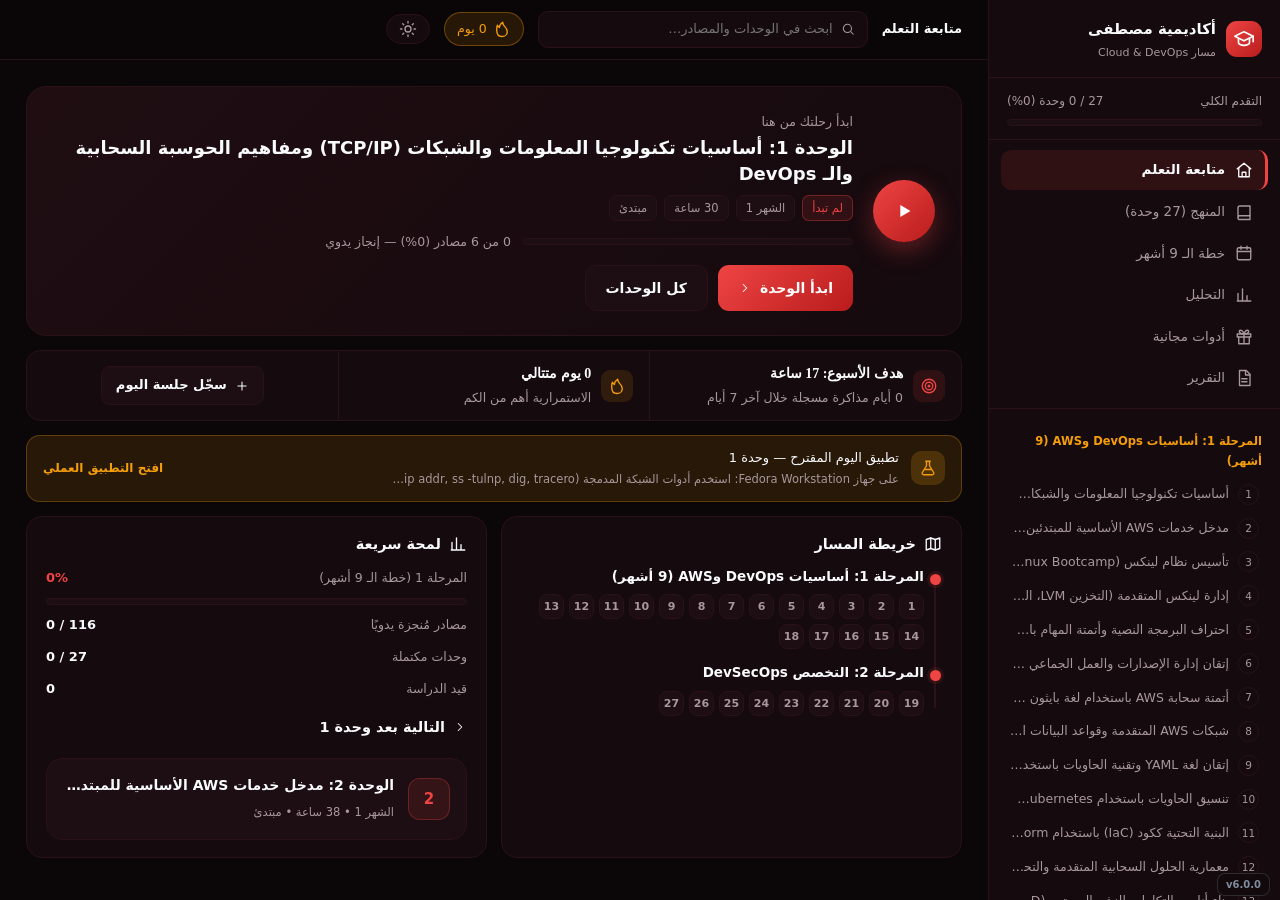
<file: index.html>
<!DOCTYPE html>
<html lang="ar" dir="rtl" class="dark">
<head>
  <meta charset="UTF-8">
  <meta name="viewport" content="width=device-width, initial-scale=1.0, viewport-fit=cover">
  <meta name="description" content="منصة مصطفى التعليمية لمسار Cloud & DevOps & DevSecOps - 27 وحدة عبر مرحلتين مع مصادر ومعامل مجانية وتتبع تقدم يعمل دون إنترنت.">
  <meta id="meta-theme-color" name="theme-color" content="#140a0d">
  <title>أكاديمية مصطفى السحابية | منصة التعلم</title>
  <link rel="manifest" href="manifest.webmanifest">
  <link rel="icon" type="image/png" href="icons/icon-192.png">
  <link rel="apple-touch-icon" href="icons/icon-192.png">
  <link rel="stylesheet" href="styles.css">
</head>
<body>
  <div class="app">
    <aside class="sidebar" id="sidebar" aria-label="التنقل في المنهج"></aside>
    <div class="main">
      <div class="topbar" id="topbar"></div>
      <div class="mtopbar" id="mtopbar"></div>
      <main class="content" id="content" aria-live="polite"></main>
    </div>
  </div>
  <nav class="mbottom" aria-label="تنقل سريع"><div class="row" id="mbnav"></div></nav>
  <div class="drawer" id="drawer"></div>
  <div id="toast-container"></div>
  <script src="data.js"></script>
  <script src="app.js"></script>
</body>
</html>
</file>
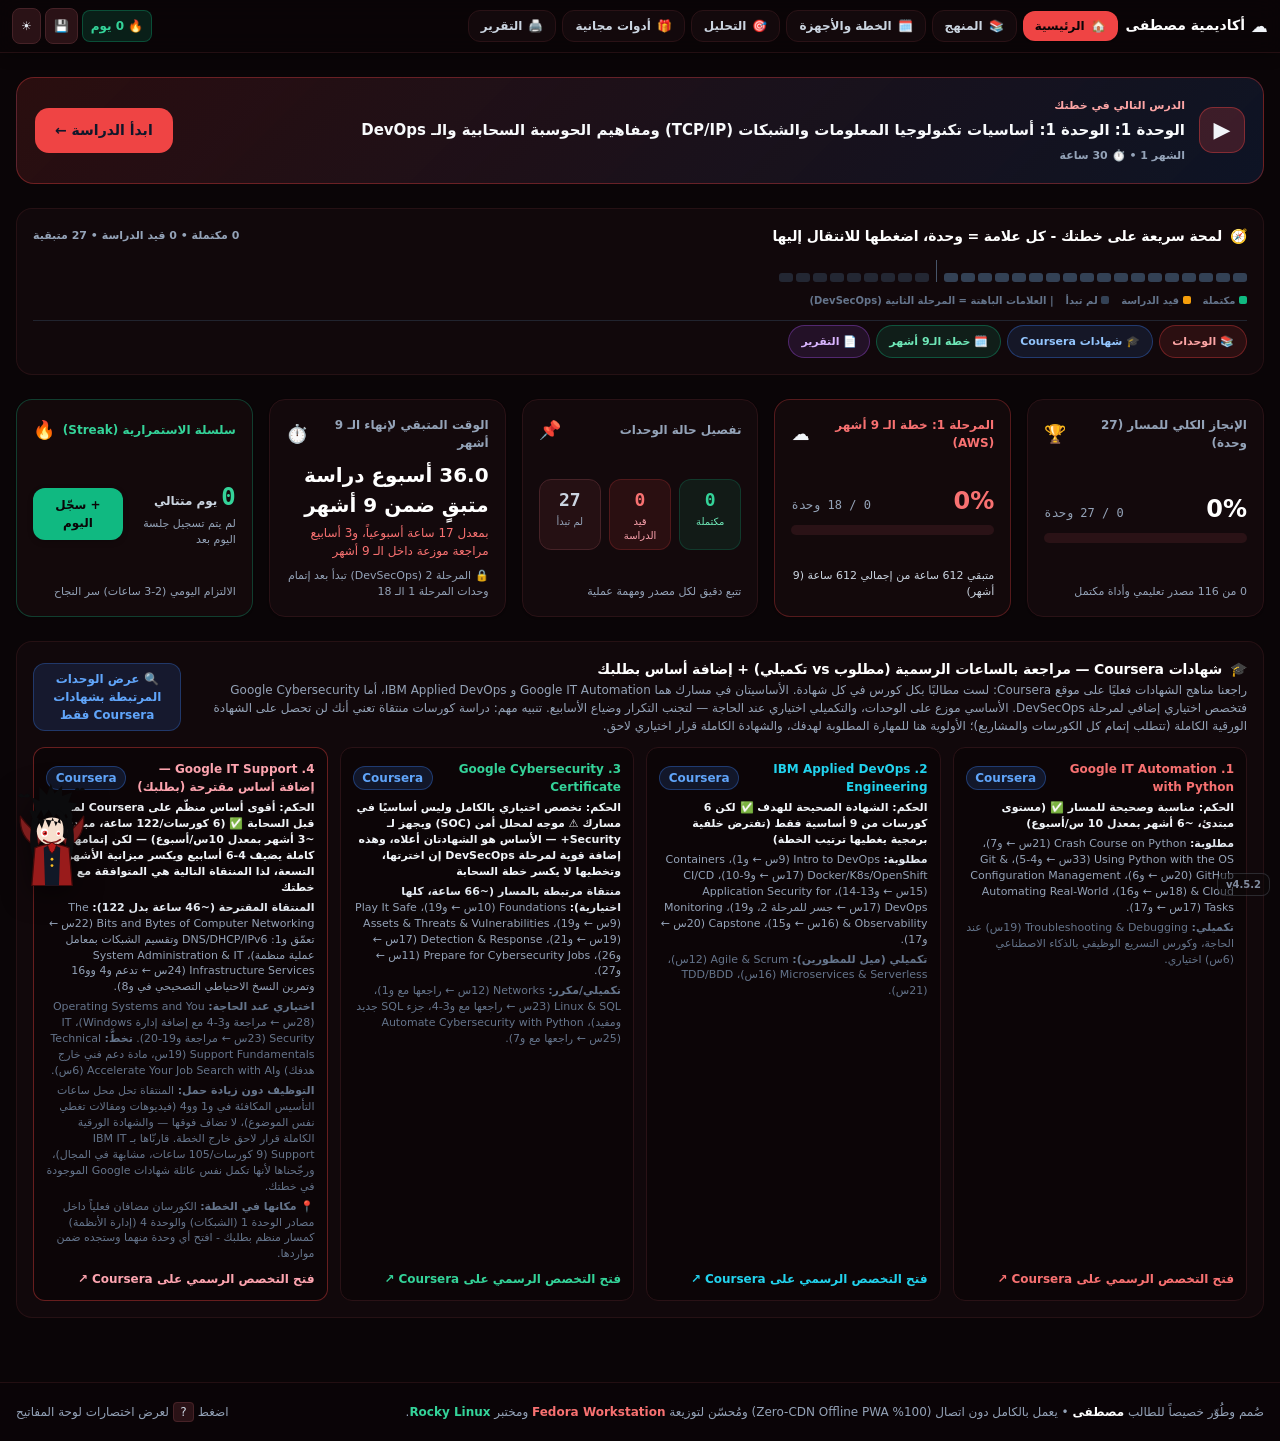
<file: 1-1-2-index.html>
<!DOCTYPE html>
<html lang="ar" dir="rtl" class="dark">
<head>
  <meta charset="UTF-8" />
  <meta name="viewport" content="width=device-width, initial-scale=1.0, maximum-scale=5.0" />
  <title>مسار مصطفى السحابي | البوابة التعليمية لهندسة السحابة والـ DevOps والـ DevSecOps</title>
  <meta name="description" content="تطبيق تعليمي تقدمي (PWA) يعمل دون اتصال بالإنترنت بنسبة 100% بدون أي تبعيات خارجية، مصمم خصيصاً لمصطفى للانتقال من الصفر إلى مهندس سحابة وبنية تحتية (AWS & DevOps & DevSecOps) خلال 9 أشهر." />
  <meta name="theme-color" content="#140a0d" id="meta-theme-color" />
  <meta name="apple-mobile-web-app-capable" content="yes" />
  <meta name="apple-mobile-web-app-status-bar-style" content="black-translucent" />
  <meta name="apple-mobile-web-app-title" content="مسار مصطفى" />

  <!-- Web App Manifest for Cloudflare Pages Root Deployment -->
  <link rel="manifest" href="./manifest.webmanifest" />
  <link rel="apple-touch-icon" href="./icons/icon-192.png" />

  <!-- Self-Contained SVG Favicon & Apple Touch Icon (Zero Network Requests) -->
  <link rel="icon" type="image/svg+xml" href="data:image/svg+xml;utf8,<svg xmlns='http://www.w3.org/2000/svg' viewBox='0 0 100 100'><rect width='100' height='100' rx='22' fill='%230f172a'/><text x='50%' y='58%' dominant-baseline='middle' text-anchor='middle' font-size='62'>☁️</text></svg>" />

  <style>
    /* ==========================================================================
       1. SELF-CONTAINED ARABIC RTL TYPOGRAPHY & MODERN CSS RESET (ZERO CDN)
       ========================================================================== */
    *, *::before, *::after {
      box-sizing: border-box;
      border-width: 0;
      border-style: solid;
      border-color: #2a1216;
    }
    html {
      line-height: 1.65;
      -webkit-text-size-adjust: 100%;
      tab-size: 4;
      font-family: 'Noto Sans Arabic', 'IBM Plex Sans Arabic', 'Readex Pro', 'Cairo', 'Segoe UI', Tahoma, system-ui, -apple-system, sans-serif;
      color-scheme: dark;
      scroll-behavior: smooth;
    }
    html.light {
      color-scheme: light;
    }
    body {
      margin: 0;
      font-family: inherit;
      line-height: 1.75;
      -webkit-font-smoothing: antialiased;
      overflow-x: hidden;
    }
    h1, h2, h3, h4, .font-heading {
      margin: 0;
      font-family: 'Noto Kufi Arabic', 'Readex Pro', 'Cairo', 'Noto Sans Arabic', system-ui, sans-serif;
      letter-spacing: -0.01em;
      line-height: 1.4;
    }
    p, ul, ol, pre, table, blockquote {
      margin: 0;
    }
    a {
      color: inherit;
      text-decoration: inherit;
    }
    button, input, select, textarea {
      font-family: inherit;
      font-size: 100%;
      line-height: inherit;
      color: inherit;
      margin: 0;
      padding: 0;
      background-color: transparent;
    }
    button, select {
      text-transform: none;
      cursor: pointer;
    }
    table {
      text-indent: 0;
      border-color: inherit;
      border-collapse: collapse;
    }
    code, kbd, samp, pre, .font-mono {
      font-family: 'JetBrains Mono', 'DejaVu Sans Mono', 'Fira Code', ui-monospace, SFMono-Regular, Menlo, Monaco, Consolas, monospace;
    }
    ::selection {
      background-color: #ef4444;
      color: #0a0507;
    }

    /* Custom Scrollbar */
    ::-webkit-scrollbar { width: 8px; height: 8px; }
    ::-webkit-scrollbar-track { background: rgba(20, 10, 13, 0.4); }
    ::-webkit-scrollbar-thumb { background: rgba(100, 116, 139, 0.5); border-radius: 9999px; }
    ::-webkit-scrollbar-thumb:hover { background: rgba(239, 68, 68, 0.75); }

    /* ==========================================================================
       2. LAYOUT, FLEXBOX, GRID & SPACING UTILITIES (100% SELF-CONTAINED)
       ========================================================================== */
    .sr-only {
      position: absolute; width: 1px; height: 1px; padding: 0; margin: -1px;
      overflow: hidden; clip: rect(0, 0, 0, 0); white-space: nowrap; border-width: 0;
    }
    .hidden { display: none !important; }
    .block { display: block; }
    .inline-flex { display: inline-flex; }
    .flex { display: flex; }
    .grid { display: grid; }
    .flex-1 { flex: 1 1 0%; }
    .shrink-0 { flex-shrink: 0; }
    .flex-col { flex-direction: column; }
    .flex-wrap { flex-wrap: wrap; }
    .items-start { align-items: flex-start; }
    .items-center { align-items: center; }
    .items-baseline { align-items: baseline; }
    .justify-center { justify-content: center; }
    .justify-between { justify-content: space-between; }
    .justify-end { justify-content: flex-end; }
    .self-start { align-self: flex-start; }

    .grid-cols-1 { grid-template-columns: repeat(1, minmax(0, 1fr)); }
    .grid-cols-2 { grid-template-columns: repeat(2, minmax(0, 1fr)); }
    .grid-cols-3 { grid-template-columns: repeat(3, minmax(0, 1fr)); }

    .gap-1 { gap: 0.25rem; }
    .gap-1\.5 { gap: 0.375rem; }
    .gap-2 { gap: 0.5rem; }
    .gap-2\.5 { gap: 0.625rem; }
    .gap-3 { gap: 0.75rem; }
    .gap-4 { gap: 1rem; }
    .gap-5 { gap: 1.25rem; }

    /* Vertical Space Between Children */
    .space-y-1 > :not([hidden]) ~ :not([hidden]) { margin-top: 0.25rem; }
    .space-y-1\.5 > :not([hidden]) ~ :not([hidden]) { margin-top: 0.375rem; }
    .space-y-2 > :not([hidden]) ~ :not([hidden]) { margin-top: 0.5rem; }
    .space-y-2\.5 > :not([hidden]) ~ :not([hidden]) { margin-top: 0.625rem; }
    .space-y-3 > :not([hidden]) ~ :not([hidden]) { margin-top: 0.75rem; }
    .space-y-4 > :not([hidden]) ~ :not([hidden]) { margin-top: 1rem; }
    .space-y-5 > :not([hidden]) ~ :not([hidden]) { margin-top: 1.25rem; }
    .space-y-6 > :not([hidden]) ~ :not([hidden]) { margin-top: 1.5rem; }
    .space-y-8 > :not([hidden]) ~ :not([hidden]) { margin-top: 2rem; }

    .divide-y > :not([hidden]) ~ :not([hidden]) { border-top-width: 1px; }
    .divide-slate-800 > :not([hidden]) ~ :not([hidden]) { border-color: #2a1216; }
    .divide-slate-800\/80 > :not([hidden]) ~ :not([hidden]) { border-color: rgba(42, 18, 22, 0.8); }

    /* Sizing & Positioning */
    .min-h-screen { min-height: 100vh; }
    .min-w-0 { min-width: 0px; }
    .w-full { width: 100%; }
    .w-2 { width: 0.5rem; }
    .w-4 { width: 1rem; }
    .w-10 { width: 2.5rem; }
    .w-11 { width: 2.75rem; }
    .h-1\.5 { height: 0.375rem; }
    .h-2 { height: 0.5rem; }
    .h-2\.5 { height: 0.625rem; }
    .h-4 { height: 1rem; }
    .h-10 { height: 2.5rem; }
    .h-11 { height: 2.75rem; }
    .h-full { height: 100%; }

    .max-w-sm { max-width: 24rem; }
    .max-w-md { max-width: 28rem; }
    .max-w-lg { max-width: 32rem; }
    .max-w-7xl { max-width: 80rem; }
    .mx-auto { margin-left: auto; margin-right: auto; }
    .my-2 { margin-top: 0.5rem; margin-bottom: 0.5rem; }
    .mt-0\.5 { margin-top: 0.125rem; }
    .mt-1 { margin-top: 0.25rem; }
    .mt-2 { margin-top: 0.5rem; }
    .mt-10 { margin-top: 2.5rem; }
    .mb-1 { margin-bottom: 0.25rem; }
    .mb-3 { margin-bottom: 0.75rem; }
    .ml-1 { margin-left: 0.25rem; }
    .mr-1 { margin-right: 0.25rem; }

    /* Padding */
    .p-1\.5 { padding: 0.375rem; }
    .p-2 { padding: 0.5rem; }
    .p-2\.5 { padding: 0.625rem; }
    .p-3 { padding: 0.75rem; }
    .p-3\.5 { padding: 0.875rem; }
    .p-4 { padding: 1rem; }
    .p-5 { padding: 1.25rem; }
    .p-6 { padding: 1.5rem; }
    .p-12 { padding: 3rem; }
    .px-1\.5 { padding-left: 0.375rem; padding-right: 0.375rem; }
    .px-2 { padding-left: 0.5rem; padding-right: 0.5rem; }
    .px-2\.5 { padding-left: 0.625rem; padding-right: 0.625rem; }
    .px-3 { padding-left: 0.75rem; padding-right: 0.75rem; }
    .px-3\.5 { padding-left: 0.875rem; padding-right: 0.875rem; }
    .px-4 { padding-left: 1rem; padding-right: 1rem; }
    .py-0\.5 { padding-top: 0.125rem; padding-bottom: 0.125rem; }
    .py-1 { padding-top: 0.25rem; padding-bottom: 0.25rem; }
    .py-1\.5 { padding-top: 0.375rem; padding-bottom: 0.375rem; }
    .py-2 { padding-top: 0.5rem; padding-bottom: 0.5rem; }
    .py-2\.5 { padding-top: 0.625rem; padding-bottom: 0.625rem; }
    .py-3 { padding-top: 0.75rem; padding-bottom: 0.75rem; }
    .py-3\.5 { padding-top: 0.875rem; padding-bottom: 0.875rem; }
    .py-5 { padding-top: 1.25rem; padding-bottom: 1.25rem; }
    .py-6 { padding-top: 1.5rem; padding-bottom: 1.5rem; }
    .pt-1 { padding-top: 0.25rem; }
    .pt-2 { padding-top: 0.5rem; }
    .pt-3 { padding-top: 0.75rem; }
    .pt-4 { padding-top: 1rem; }
    .pb-1 { padding-bottom: 0.25rem; }
    .pb-2 { padding-bottom: 0.5rem; }
    .pb-3 { padding-bottom: 0.75rem; }
    .pb-4 { padding-bottom: 1rem; }
    .pr-5 { padding-right: 1.25rem; }
    .pr-10 { padding-right: 2.5rem; }
    .pl-20 { padding-left: 5rem; }

    /* Positioning */
    .relative { position: relative; }
    .absolute { position: absolute; }
    .fixed { position: fixed; }
    .sticky { position: sticky; }
    .inset-0 { top: 0; right: 0; bottom: 0; left: 0; }
    .top-0 { top: 0; }
    .top-2\.5 { top: 0.625rem; }
    .top-3 { top: 0.75rem; }
    .right-3\.5 { right: 0.875rem; }
    .left-3 { left: 0.75rem; }
    .left-5 { left: 1.25rem; }
    .bottom-5 { bottom: 1.25rem; }
    .z-40 { z-index: 40; }
    .z-50 { z-index: 50; }

    /* Typography & Alignment */
    .text-\[10px\] { font-size: 10px; line-height: 1.4; }
    .text-\[11px\] { font-size: 11px; line-height: 1.45; }
    .text-xs { font-size: 0.75rem; line-height: 1.5; }
    .text-sm { font-size: 0.875rem; line-height: 1.65; }
    .text-base { font-size: 1rem; line-height: 1.65; }
    .text-lg { font-size: 1.125rem; line-height: 1.6; }
    .text-xl { font-size: 1.25rem; line-height: 1.5; }
    .text-2xl { font-size: 1.5rem; line-height: 1.35; }
    .text-4xl { font-size: 2.25rem; line-height: 1.2; }

    .font-normal { font-weight: 400; }
    .font-medium { font-weight: 500; }
    .font-semibold { font-weight: 600; }
    .font-bold { font-weight: 700; }
    .font-extrabold { font-weight: 800; }
    .tracking-tight { letter-spacing: -0.015em; }
    .leading-relaxed { line-height: 1.75; }
    .text-right { text-align: right; }
    .text-center { text-align: center; }
    .text-left { text-align: left; }
    .underline { text-decoration: underline; }
    .line-through { text-decoration: line-through; }
    .whitespace-nowrap { white-space: nowrap; }
    .list-disc { list-style-type: disc; }

    /* Borders & Radius */
    .rounded { border-radius: 0.25rem; }
    .rounded-md { border-radius: 0.375rem; }
    .rounded-lg { border-radius: 0.5rem; }
    .rounded-xl { border-radius: 0.75rem; }
    .rounded-2xl { border-radius: 1rem; }
    .rounded-full { border-radius: 9999px; }

    .border { border-width: 1px; }
    .border-t { border-top-width: 1px; }
    .border-b { border-bottom-width: 1px; }
    .border-r-4 { border-right-width: 4px; }

    .border-slate-200 { border-color: #e2e8f0; }
    .border-slate-700 { border-color: #462227; }
    .border-slate-800 { border-color: #2a1216; }
    .border-slate-800\/60 { border-color: rgba(42, 18, 22, 0.6); }
    .border-slate-800\/70 { border-color: rgba(42, 18, 22, 0.7); }
    .border-slate-800\/80 { border-color: rgba(42, 18, 22, 0.8); }
    .border-slate-800\/90 { border-color: rgba(42, 18, 22, 0.9); }

    .border-brand-500\/30 { border-color: rgba(239, 68, 68, 0.3); }
    .border-amber-500\/20 { border-color: rgba(239, 68, 68, 0.2); }
    .border-amber-500\/25 { border-color: rgba(239, 68, 68, 0.25); }
    .border-amber-500\/30 { border-color: rgba(239, 68, 68, 0.3); }
    .border-amber-500\/40 { border-color: rgba(239, 68, 68, 0.4); }
    .border-amber-500\/50 { border-color: rgba(239, 68, 68, 0.5); }

    .border-emerald-500\/20 { border-color: rgba(16, 185, 129, 0.2); }
    .border-emerald-500\/30 { border-color: rgba(16, 185, 129, 0.3); }
    .border-emerald-500\/40 { border-color: rgba(16, 185, 129, 0.4); }
    .border-emerald-500\/50 { border-color: rgba(16, 185, 129, 0.5); }

    .border-teal-500\/30 { border-color: rgba(20, 184, 166, 0.3); }
    .border-teal-500\/40 { border-color: rgba(20, 184, 166, 0.4); }
    .border-cyan-500\/40 { border-color: rgba(6, 182, 212, 0.4); }
    .border-blue-500\/25 { border-color: rgba(59, 130, 246, 0.25); }
    .border-blue-500\/30 { border-color: rgba(59, 130, 246, 0.3); }
    .border-rose-500\/30 { border-color: rgba(244, 63, 94, 0.3); }
    .border-rose-500\/40 { border-color: rgba(244, 63, 94, 0.4); }

    .border-r-emerald-500 { border-right-color: #10b981; }
    .border-r-amber-500 { border-right-color: #ef4444; }
    .border-r-brand-500\/60 { border-right-color: rgba(239, 68, 68, 0.65); }
    .border-r-teal-500\/60 { border-right-color: rgba(20, 184, 166, 0.65); }

    /* Background Colors */
    .bg-white { background-color: #ffffff; }
    .bg-slate-50 { background-color: #f8fafc; }
    .bg-slate-800 { background-color: #2a1216; }
    .bg-slate-800\/80 { background-color: rgba(42, 18, 22, 0.8); }
    .bg-slate-800\/90 { background-color: rgba(42, 18, 22, 0.9); }
    .bg-slate-900 { background-color: #140a0d; }
    .bg-slate-900\/40 { background-color: rgba(20, 10, 13, 0.4); }
    .bg-slate-900\/50 { background-color: rgba(20, 10, 13, 0.5); }
    .bg-slate-900\/70 { background-color: rgba(20, 10, 13, 0.7); }
    .bg-slate-900\/80 { background-color: rgba(20, 10, 13, 0.8); }
    .bg-slate-900\/90 { background-color: rgba(20, 10, 13, 0.9); }
    .bg-slate-900\/95 { background-color: rgba(20, 10, 13, 0.95); }
    .bg-slate-950 { background-color: #0a0507; }
    .bg-slate-950\/70 { background-color: rgba(10, 5, 7, 0.7); }
    .bg-slate-950\/75 { background-color: rgba(10, 5, 7, 0.75); }
    .bg-slate-950\/80 { background-color: rgba(10, 5, 7, 0.8); }
    .bg-slate-950\/90 { background-color: rgba(10, 5, 7, 0.9); }

    .bg-brand-500 { background-color: #ef4444; }
    .bg-brand-500\/15 { background-color: rgba(239, 68, 68, 0.15); }
    .bg-brand-500\/20 { background-color: rgba(239, 68, 68, 0.2); }
    .bg-amber-500\/10 { background-color: rgba(239, 68, 68, 0.1); }
    .bg-amber-500\/15 { background-color: rgba(239, 68, 68, 0.15); }
    .bg-amber-500\/20 { background-color: rgba(239, 68, 68, 0.2); }
    .bg-amber-950\/95 { background-color: rgba(76, 5, 25, 0.95); }

    .bg-emerald-400 { background-color: #34d399; }
    .bg-emerald-500 { background-color: #10b981; }
    .bg-emerald-500\/10 { background-color: rgba(16, 185, 129, 0.1); }
    .bg-emerald-500\/15 { background-color: rgba(16, 185, 129, 0.15); }
    .bg-emerald-500\/20 { background-color: rgba(16, 185, 129, 0.2); }
    .bg-emerald-950\/10 { background-color: rgba(2, 44, 34, 0.25); }
    .bg-emerald-950\/95 { background-color: rgba(2, 44, 34, 0.95); }

    .bg-teal-500\/20 { background-color: rgba(20, 184, 166, 0.2); }
    .bg-cyan-500\/20 { background-color: rgba(6, 182, 212, 0.2); }
    .bg-blue-500\/10 { background-color: rgba(59, 130, 246, 0.1); }
    .bg-blue-500\/15 { background-color: rgba(59, 130, 246, 0.15); }
    .bg-blue-950\/30 { background-color: rgba(23, 37, 84, 0.35); }
    .bg-rose-500\/10 { background-color: rgba(244, 63, 94, 0.1); }
    .bg-rose-500\/15 { background-color: rgba(244, 63, 94, 0.15); }
    .bg-rose-600 { background-color: #e11d48; }

    /* Gradients */
    .bg-gradient-to-br.from-brand-400.to-brand-600 {
      background-image: linear-gradient(to bottom right, #f87171, #dc2626);
    }
    .bg-gradient-to-l.from-brand-400.to-brand-600 {
      background-image: linear-gradient(to left, #f87171, #dc2626);
    }
    .bg-gradient-to-l.from-slate-900.via-slate-900.to-amber-950\/40 {
      background-image: linear-gradient(to left, #140a0d, #140a0d, rgba(76, 5, 25, 0.45));
    }
    .bg-gradient-to-l.from-teal-950\/60.via-slate-900.to-slate-900 {
      background-image: linear-gradient(to left, rgba(4, 47, 46, 0.6), #140a0d, #140a0d);
    }

    /* Text Colors */
    .text-white { color: #ffffff; }
    .text-slate-100 { color: #f1f5f9; }
    .text-slate-200 { color: #e2e8f0; }
    .text-slate-300 { color: #cbd5e1; }
    .text-slate-400 { color: #94a3b8; }
    .text-slate-500 { color: #64748b; }
    .text-slate-900 { color: #140a0d; }
    .text-slate-950 { color: #0a0507; }

    .text-brand-400 { color: #f87171; }
    .text-amber-200 { color: #fecdd3; }
    .text-amber-300 { color: #fda4af; }
    .text-amber-400 { color: #f87171; }
    .text-emerald-200 { color: #a7f3d0; }
    .text-emerald-300 { color: #6ee7b7; }
    .text-emerald-400 { color: #34d399; }
    .text-teal-300 { color: #5eead4; }
    .text-teal-400 { color: #2dd4bf; }
    .text-cyan-300 { color: #67e8f9; }
    .text-cyan-400 { color: #22d3ee; }
    .text-blue-200 { color: #bfdbfe; }
    .text-blue-300 { color: #93c5fd; }
    .text-blue-400 { color: #60a5fa; }
    .text-purple-400 { color: #c084fc; }
    .text-rose-300 { color: #fda4af; }
    .text-rose-400 { color: #fb7185; }

    /* Shadows, Blur & Effects */
    .shadow-sm { box-shadow: 0 1px 2px 0 rgba(0, 0, 0, 0.2); }
    .shadow { box-shadow: 0 2px 6px -1px rgba(0, 0, 0, 0.3); }
    .shadow-md { box-shadow: 0 4px 12px -2px rgba(0, 0, 0, 0.35); }
    .shadow-lg { box-shadow: 0 10px 20px -3px rgba(0, 0, 0, 0.4); }
    .shadow-xl { box-shadow: 0 20px 25px -5px rgba(0, 0, 0, 0.5); }
    .shadow-2xl { box-shadow: 0 25px 50px -12px rgba(0, 0, 0, 0.65); }
    .shadow-brand-500\/20 { box-shadow: 0 4px 14px 0 rgba(239, 68, 68, 0.25); }

    .backdrop-blur-sm { backdrop-filter: blur(4px); -webkit-backdrop-filter: blur(4px); }
    .backdrop-blur-md { backdrop-filter: blur(12px); -webkit-backdrop-filter: blur(12px); }

    .overflow-hidden { overflow: hidden; }
    .overflow-x-auto { overflow-x: auto; }
    .pointer-events-none { pointer-events: none; }
    .cursor-pointer { cursor: pointer; }
    .accent-brand-500 { accent-color: #ef4444; }

    .ring-2 { box-shadow: 0 0 0 2px #f87171; }
    .ring-brand-400 { --ring-color: #f87171; }

    /* Transitions & Animations */
    .transition { transition: all 0.2s cubic-bezier(0.16, 1, 0.3, 1); }
    .transition-all { transition: all 0.3s cubic-bezier(0.16, 1, 0.3, 1); }
    .transition-colors { transition: background-color 0.2s ease, border-color 0.2s ease, color 0.2s ease; }
    .duration-200 { transition-duration: 200ms; }
    .duration-300 { transition-duration: 300ms; }
    .duration-500 { transition-duration: 500ms; }

    @keyframes pulse {
      0%, 100% { opacity: 1; }
      50% { opacity: 0.4; }
    }
    .animate-pulse { animation: pulse 2s cubic-bezier(0.4, 0, 0.6, 1) infinite; }

    /* Hover & Focus States */
    .hover\:underline:hover { text-decoration: underline; }
    .hover\:bg-brand-400:hover { background-color: #f87171; }
    .hover\:bg-brand-500:hover { background-color: #ef4444; }
    .hover\:bg-emerald-400:hover { background-color: #34d399; }
    .hover\:bg-emerald-500\/25:hover { background-color: rgba(16, 185, 129, 0.25); }
    .hover\:bg-blue-500\/25:hover { background-color: rgba(59, 130, 246, 0.25); }
    .hover\:bg-cyan-500\/30:hover { background-color: rgba(6, 182, 212, 0.3); }
    .hover\:bg-rose-500:hover { background-color: #f43f5e; }
    .hover\:bg-rose-500\/25:hover { background-color: rgba(244, 63, 94, 0.25); }
    .hover\:bg-slate-700:hover { background-color: #462227; }
    .hover\:bg-slate-800:hover { background-color: #2a1216; }
    .hover\:bg-slate-800\/40:hover { background-color: rgba(42, 18, 22, 0.4); }
    .hover\:text-slate-950:hover { color: #0a0507; }

    .focus\:outline-none:focus { outline: none; }
    .focus\:border-brand-500:focus { border-color: #ef4444; box-shadow: 0 0 0 2px rgba(239, 68, 68, 0.25); }
    .placeholder-slate-500::placeholder { color: #64748b; }

    /* ==========================================================================
       3. RESPONSIVE MEDIA QUERIES (SM: 640px, MD: 768px, LG: 1024px)
       ========================================================================== */
    @media (min-width: 640px) {
      .sm\:flex-row { flex-direction: row; }
      .sm\:items-center { align-items: center; }
      .sm\:grid-cols-2 { grid-template-columns: repeat(2, minmax(0, 1fr)); }
      .sm\:grid-cols-4 { grid-template-columns: repeat(4, minmax(0, 1fr)); }
      .sm\:text-xs { font-size: 0.75rem; }
      .sm\:text-sm { font-size: 0.875rem; }
      .sm\:text-lg { font-size: 1.125rem; }
      .sm\:text-xl { font-size: 1.25rem; }
      .sm\:text-2xl { font-size: 1.5rem; }
    }
    @media (min-width: 768px) {
      .md\:flex-row { flex-direction: row; }
      .md\:items-center { align-items: center; }
      .md\:self-auto { align-self: auto; }
      .md\:grid-cols-3 { grid-template-columns: repeat(3, minmax(0, 1fr)); }
      .md\:grid-cols-2 { grid-template-columns: repeat(2, minmax(0, 1fr)); }
    }
    @media (min-width: 1024px) {
      .lg\:hidden { display: none !important; }
      .lg\:flex { display: flex !important; }
      .lg\:flex-row { flex-direction: row; }
      .lg\:items-center { align-items: center; }
      .lg\:items-start { align-items: flex-start; }
      .lg\:justify-between { justify-content: space-between; }
      .lg\:pb-0 { padding-bottom: 0; }
      .lg\:grid-cols-2 { grid-template-columns: repeat(2, minmax(0, 1fr)); }
      .lg\:grid-cols-4 { grid-template-columns: repeat(4, minmax(0, 1fr)); }
      .lg\:grid-cols-5 { grid-template-columns: repeat(5, minmax(0, 1fr)); }
      .lg\:grid-cols-12 { grid-template-columns: repeat(12, minmax(0, 1fr)); }
      .lg\:col-span-2 { grid-column: span 2 / span 2; }
      .lg\:col-span-3 { grid-column: span 3 / span 3; }
      .lg\:col-span-5 { grid-column: span 5 / span 5; }
      .lg\:col-span-7 { grid-column: span 7 / span 7; }
    }

    /* ==========================================================================
       4. COMPLETE LIGHT MODE THEME OVERRIDES (HIGH CONTRAST WCAG AA)
       ========================================================================== */
    html.light body {
      background-color: #f8fafc;
      color: #140a0d;
    }
    html.light header {
      background-color: rgba(255, 255, 255, 0.95) !important;
      border-bottom-color: #e2e8f0 !important;
      box-shadow: 0 2px 10px rgba(20, 10, 13, 0.05) !important;
    }
    html.light .bg-slate-900\/90,
    html.light .bg-slate-900\/95,
    html.light .bg-slate-900\/80,
    html.light .bg-slate-900\/70,
    html.light .bg-slate-900\/50,
    html.light .bg-slate-900\/40,
    html.light .bg-slate-900 {
      background-color: #ffffff !important;
      border-color: #cbd5e1 !important;
      color: #140a0d !important;
      box-shadow: 0 1px 3px rgba(20, 10, 13, 0.06);
    }
    html.light .bg-slate-950,
    html.light .bg-slate-950\/90,
    html.light .bg-slate-950\/80,
    html.light .bg-slate-950\/75,
    html.light .bg-slate-950\/70 {
      background-color: #f1f5f9 !important;
      border-color: #cbd5e1 !important;
      color: #140a0d !important;
    }
    html.light .bg-slate-800,
    html.light .bg-slate-800\/80,
    html.light .bg-slate-800\/90 {
      background-color: #e2e8f0 !important;
      border-color: #cbd5e1 !important;
      color: #2a1216 !important;
    }
    html.light .text-white,
    html.light .text-slate-100,
    html.light .text-slate-200 {
      color: #140a0d !important;
    }
    html.light .text-slate-300 {
      color: #462227 !important;
    }
    html.light .text-slate-400 {
      color: #475569 !important;
    }
    html.light .text-brand-400,
    html.light .text-amber-400,
    html.light .text-amber-300 {
      color: #b91c1c !important;
    }
    html.light .text-emerald-400,
    html.light .text-emerald-300 {
      color: #047857 !important;
    }
    html.light .text-teal-400,
    html.light .text-teal-300 {
      color: #0f766e !important;
    }
    html.light .text-cyan-400,
    html.light .text-cyan-300 {
      color: #0e7490 !important;
    }
    html.light .text-blue-400,
    html.light .text-blue-300,
    html.light .text-blue-200 {
      color: #1d4ed8 !important;
    }
    html.light .text-purple-400 {
      color: #6d28d9 !important;
    }
    html.light .text-rose-400,
    html.light .text-rose-300 {
      color: #be123c !important;
    }
    html.light .bg-blue-950\/30 {
      background-color: #eff6ff !important;
      border-color: #93c5fd !important;
    }
    html.light .bg-gradient-to-l.from-teal-950\/60.via-slate-900.to-slate-900 {
      background-image: linear-gradient(to left, #f0fdfa, #ffffff, #ffffff) !important;
      border-color: #5eead4 !important;
    }
    html.light .bg-gradient-to-l.from-slate-900.via-slate-900.to-amber-950\/40 {
      background-image: linear-gradient(to left, #f8fafc, #f1f5f9, #ffe4e6) !important;
      border-bottom-color: #cbd5e1 !important;
    }
    html.light .divide-slate-800 > :not([hidden]) ~ :not([hidden]),
    html.light .divide-slate-800\/80 > :not([hidden]) ~ :not([hidden]) {
      border-color: #e2e8f0 !important;
    }
    html.light .border-slate-800,
    html.light .border-slate-800\/80,
    html.light .border-slate-800\/70,
    html.light .border-slate-800\/60,
    html.light .border-slate-700 {
      border-color: #cbd5e1 !important;
    }

    /* ==========================================================================
       5. LANGUAGE TAGS, LOADING OVERLAY & PRINT STYLES
       ========================================================================== */
    .ar-tag {
      display: inline-flex; align-items: center; gap: 0.25rem;
      padding: 0.15rem 0.55rem; border-radius: 9999px;
      font-size: 0.75rem; font-weight: 700;
      background-color: rgba(16, 185, 129, 0.15); color: #10b981;
      border: 1px solid rgba(16, 185, 129, 0.35); white-space: nowrap;
    }
    html.light .ar-tag {
      background-color: #ecfdf5; color: #047857; border-color: #6ee7b7;
    }
    .en-tag {
      display: inline-flex; align-items: center; gap: 0.25rem;
      padding: 0.15rem 0.55rem; border-radius: 9999px;
      font-size: 0.75rem; font-weight: 700;
      background-color: rgba(59, 130, 246, 0.15); color: #60a5fa;
      border: 1px solid rgba(59, 130, 246, 0.35); white-space: nowrap;
    }
    html.light .en-tag {
      background-color: #eff6ff; color: #1d4ed8; border-color: #93c5fd;
    }
    .free-tag {
      display: inline-flex; align-items: center; gap: 0.25rem;
      padding: 0.15rem 0.55rem; border-radius: 9999px;
      font-size: 0.75rem; font-weight: 700;
      background-color: rgba(168, 85, 247, 0.15); color: #c084fc;
      border: 1px solid rgba(168, 85, 247, 0.35); white-space: nowrap;
    }
    html.light .free-tag {
      background-color: #faf5ff; color: #7e22ce; border-color: #d8b4fe;
    }

    .card-transition {
      transition: transform 0.2s cubic-bezier(0.16, 1, 0.3, 1), box-shadow 0.2s ease, border-color 0.2s ease;
    }
    .card-transition:hover {
      transform: translateY(-2px);
    }

    /* Clean Initial Loading Screen */
    #app-loading-overlay {
      position: fixed; inset: 0; z-index: 100;
      background-color: #0a0507; color: #f8fafc;
      display: flex; flex-direction: column; align-items: center; justify-content: center;
      gap: 1rem; transition: opacity 0.25s ease, visibility 0.25s ease;
    }
    html.light #app-loading-overlay {
      background-color: #f8fafc; color: #140a0d;
    }
    #app-loading-overlay.loaded {
      opacity: 0; visibility: hidden; pointer-events: none;
    }
    @keyframes spin {
      to { transform: rotate(360deg); }
    }
    .loader-spinner {
      width: 2.75rem; height: 2.75rem;
      border-radius: 9999px;
      border: 3px solid rgba(239, 68, 68, 0.25);
      border-top-color: #ef4444;
      animation: spin 0.75s linear infinite;
    }

    @media print {
      .no-print, #app-loading-overlay { display: none !important; }
      .print-only { display: block !important; }
      body { background: #ffffff !important; color: #000000 !important; }
    }

/* KodeKloud-inspired course-structure design (original implementation, dark/red, RTL) */
.kk-module { border: 1px solid rgba(100,116,139,0.35); border-radius: 16px; background: rgba(15,23,42,0.65); overflow: hidden; }
.kk-module-head { display: flex; align-items: center; gap: 12px; width: 100%; padding: 14px 16px; background: transparent; border: none; cursor: pointer; text-align: right; color: inherit; }
.kk-module-head:hover { background: rgba(239,68,68,0.06); }
.kk-m-icon { flex: 0 0 auto; width: 42px; height: 42px; border-radius: 12px; display: flex; align-items: center; justify-content: center; font-size: 19px; background: rgba(239,68,68,0.14); border: 1px solid rgba(239,68,68,0.3); }
.kk-m-body { flex: 1 1 auto; min-width: 0; }
.kk-m-title { font-size: 14px; font-weight: 800; color: #f1f5f9; display: block; }
.kk-m-meta { font-size: 11px; color: #94a3b8; font-weight: 700; display: block; margin-top: 2px; }
.kk-m-prog { display: block; height: 5px; border-radius: 9999px; background: #1e293b; margin-top: 7px; overflow: hidden; }
.kk-m-prog > span { display: block; height: 100%; background: #10b981; transition: width 0.3s ease; }
.kk-m-arrow { flex: 0 0 auto; width: 0; height: 0; border-top: 5px solid transparent; border-bottom: 5px solid transparent; border-left: 7px solid #94a3b8; transition: transform 0.2s ease; margin: 0 4px; }
.kk-module.open .kk-m-arrow { transform: rotate(90deg); }
.kk-lessons { display: none; border-top: 1px solid rgba(100,116,139,0.25); }
.kk-module.open .kk-lessons { display: block; }
.kk-lesson { display: flex; align-items: center; gap: 10px; width: 100%; padding: 11px 16px; background: transparent; border: none; border-bottom: 1px solid rgba(100,116,139,0.14); cursor: pointer; text-align: right; color: inherit; }
.kk-lesson:last-child { border-bottom: none; }
.kk-lesson:hover { background: rgba(239,68,68,0.08); }
.kk-l-status { flex: 0 0 auto; font-size: 14px; }
.kk-l-title { flex: 1 1 auto; min-width: 0; font-size: 13px; font-weight: 700; color: #e2e8f0; }
.kk-l-meta { flex: 0 0 auto; font-size: 10px; color: #94a3b8; font-weight: 700; white-space: nowrap; }
.kk-lesson.current { background: rgba(239,68,68,0.14); box-shadow: inset 3px 0 0 #ef4444; }
html.light .kk-module { background: #ffffff; border-color: #cbd5e1; }
html.light .kk-m-title, html.light .kk-l-title { color: #1e293b; }
.kk-study-grid { display: grid; grid-template-columns: 1fr; gap: 16px; }
@media (min-width: 1024px) { .kk-study-grid { grid-template-columns: repeat(12, minmax(0,1fr)); gap: 20px; align-items: start; } .kk-study-grid > .kk-side { grid-column: span 4; } .kk-study-grid > .kk-main { grid-column: span 8; min-width: 0; } }
.kk-side { border: 1px solid rgba(100,116,139,0.35); border-radius: 16px; background: rgba(15,23,42,0.65); overflow: hidden; }
.kk-side-head { padding: 12px 16px; font-size: 12px; font-weight: 800; color: #fca5a5; border-bottom: 1px solid rgba(100,116,139,0.25); background: rgba(239,68,68,0.08); }
.kk-side-toggle { width: 100%; display: flex; align-items: center; gap: 8px; cursor: pointer; border: none; font-family: inherit; }
.kk-side-caret { margin-inline-start: auto; font-size: 13px; color: #fca5a5; transition: transform 0.2s ease; }
@media (max-width: 1023px) { .kk-side .kk-side-list { display: none; } .kk-side.open .kk-side-list { display: block; } .kk-side.open .kk-side-caret { transform: rotate(180deg); } .study-hint { display: none; } }
@media (min-width: 1024px) { .kk-side-caret { display: none; } .kk-side-toggle { cursor: default; } }
.kk-hero { border: 1px solid rgba(239,68,68,0.35); border-radius: 18px; background: linear-gradient(135deg, rgba(239,68,68,0.14), rgba(15,23,42,0.85)); padding: 18px; display: flex; align-items: center; gap: 14px; flex-wrap: wrap; }
html.light .kk-hero { background: linear-gradient(135deg, #fee2e2, #ffffff); }
html.light .kk-side { background: #ffffff; border-color: #cbd5e1; }

.menu-btn { display: none; }
@media (max-width: 767px) {
  .menu-btn { display: flex; align-items: center; gap: 6px; padding: 7px 12px; border-radius: 12px; background: rgba(239,68,68,0.15); color: #fca5a5; border: 1px solid rgba(239,68,68,0.35); font-size: 12px; font-weight: 800; cursor: pointer; font-family: inherit; }
  #sticky-nav-bar nav.main-nav { display: none; position: absolute; top: calc(100% + 1px); right: 0; left: 0; flex-direction: column; align-items: stretch; gap: 6px; padding: 10px; background: rgba(2,6,23,0.98); border-bottom: 1px solid rgba(100,116,139,0.4); box-shadow: 0 18px 30px rgba(0,0,0,0.5); z-index: 50; }
  #sticky-nav-bar.menu-open nav.main-nav { display: flex; }
  #sticky-nav-bar nav.main-nav .nav-tab { width: 100%; justify-content: flex-start; padding: 10px 14px; font-size: 13px; }
  #sticky-nav-bar .brand-label { max-width: 110px; overflow: hidden; text-overflow: ellipsis; }
}
.filter-toggle { display: none; }
@media (max-width: 767px) {
  #filters-panel .filter-extra { display: none; }
  #filters-panel.filters-open .filter-extra { display: revert; }
  .filter-toggle { display: flex; width: 100%; align-items: center; justify-content: center; gap: 6px; padding: 8px; border-radius: 12px; background: rgba(30,41,59,0.9); color: #e2e8f0; border: 1px solid #334155; font-size: 12px; font-weight: 800; cursor: pointer; font-family: inherit; }
  #filters-panel.filters-open .filter-toggle .ft-caret { transform: rotate(180deg); display: inline-block; }
  .phase-banner-text { display: none; }
}
/* Responsive chrome fixes: slim sticky nav, anchor offsets, even chips, study focus */
body.study-mode .env-banner { display: none; }
@media (max-width: 768px) { .env-banner .env-detail { display: none; } }
article[id^="unit-card-"] { scroll-margin-top: 76px; }
section[id^="view-"] { scroll-margin-top: 66px; }
#coursera-section, #units-container { scroll-margin-top: 76px; }
#sticky-nav-bar nav { padding-bottom: 0; }

/* Month-by-month curriculum browser: platform-style entry, self-adapting mobile/laptop */
.month-chips { display: flex; gap: 8px; overflow-x: auto; padding-bottom: 6px; scrollbar-width: thin; }
.month-chips::-webkit-scrollbar { height: 6px; }
.month-chips::-webkit-scrollbar-thumb { background: #334155; border-radius: 9999px; }
.month-chip { flex: 0 0 auto; min-width: 122px; min-height: 64px; padding: 10px 12px; border-radius: 14px; border: 1px solid rgba(100,116,139,0.4); background: rgba(15,23,42,0.7); color: #e2e8f0; cursor: pointer; text-align: right; transition: border-color 0.15s ease, background 0.15s ease; }
.month-chip:hover { border-color: #ef4444; }
.month-chip.active { border-color: #ef4444; background: rgba(239,68,68,0.15); box-shadow: 0 0 0 1px #ef4444 inset; }
.month-chip .mc-title { font-size: 12px; font-weight: 800; display: block; }
.month-chip .mc-sub { font-size: 10px; color: #94a3b8; font-weight: 700; display: block; margin-top: 2px; }
.month-chip .mc-prog { display: block; height: 4px; border-radius: 9999px; background: #1e293b; margin-top: 6px; overflow: hidden; }
.month-chip .mc-prog > span { display: block; height: 100%; background: #10b981; }
html.light .month-chip { background: #ffffff; color: #1e293b; border-color: #cbd5e1; }
html.light .month-chip.active { background: #fee2e2; border-color: #ef4444; }
@media (min-width: 1024px) { .month-chips { flex-wrap: wrap; overflow-x: visible; } .month-chip { flex: 1 1 122px; max-width: 190px; } }

/* Mascot: Mostafa's little companion (always visible while scrolling) */
#mca-mascot { position: fixed; bottom: 14px; inset-inline-end: 14px; width: 76px; z-index: 60; cursor: pointer; filter: drop-shadow(0 6px 14px rgba(0,0,0,0.55)); animation: mca-float 3.4s ease-in-out infinite; transition: transform 0.2s ease; }
#mca-mascot:hover { transform: scale(1.08); }
#mca-mascot:focus-visible { outline: 2px solid var(--ds-focus, #f87171); border-radius: 12px; }
#mca-mascot svg { display: block; width: 100%; height: auto; }
@keyframes mca-float { 0%, 100% { translate: 0 0; } 50% { translate: 0 -7px; } }
#mca-mascot .mca-eye { transform-box: fill-box; transform-origin: center; animation: mca-blink 4.6s infinite; }
@keyframes mca-blink { 0%, 93%, 100% { transform: scaleY(1); } 96% { transform: scaleY(0.12); } }
@media (max-width: 640px) { #mca-mascot { width: 58px; bottom: 10px; inset-inline-end: 10px; } }
@media print { #mca-mascot { display: none; } }
#mca-mascot.mca-hidden { display: none; }
#mca-mascot-restore { position: fixed; bottom: 14px; inset-inline-end: 14px; z-index: 60; width: 34px; height: 34px; border-radius: 9999px; border: 1px solid #462227; background: #2a1216; color: #f87171; font-size: 15px; line-height: 1; cursor: pointer; opacity: 0.65; transition: opacity 0.2s ease; }
#mca-mascot-restore:hover, #mca-mascot-restore:focus-visible { opacity: 1; outline: 2px solid #f87171; }
#mca-mascot-restore.hidden { display: none; }
@media (max-width: 640px) { #mca-mascot-restore { bottom: 10px; inset-inline-end: 10px; } }
@media (prefers-reduced-motion: reduce) { #mca-mascot { animation: none; } #mca-mascot .mca-eye { animation: none; } }
@media print { #mca-mascot-restore { display: none; } }

  </style>
</head>
<body class="bg-slate-950 text-slate-100 min-h-screen flex flex-col selection:bg-brand-500 selection:text-slate-950 transition-colors duration-200">

  <!-- Clean App Loading State Overlay -->
  <div id="app-loading-overlay" role="status" aria-live="polite">
    <div class="loader-spinner"></div>
    <div class="text-center space-y-1">
      <div class="text-base font-extrabold text-brand-400">جاري تجهيز أكاديمية مصطفى السحابية...</div>
      <div class="text-xs text-slate-400">تطبيق يعمل بالكامل دون اتصال بالإنترنت (Offline-First PWA)</div>
    </div>
  </div>


  <!-- Slim sticky header: brand + primary navigation + compact tools.
       The only persistent chrome - learning content leads the page. -->
  <header id="sticky-nav-bar" class="no-print sticky top-0 z-40 backdrop-blur-md bg-slate-950/90 border-b border-slate-800/80 shadow-md">
    <div class="max-w-7xl mx-auto px-3 py-2 flex items-center gap-2" style="position:relative;">
      <span class="flex items-center gap-1.5 shrink-0">
        <span style="font-size:17px;line-height:1;" aria-hidden="true">☁️</span>
        <span class="brand-label text-sm font-extrabold text-white whitespace-nowrap">أكاديمية مصطفى</span>
        <span class="hidden lg:inline px-2 py-0.5 text-[10px] font-bold rounded-full bg-brand-500/15 text-brand-400 border border-brand-500/30">AWS &amp; DevOps 2026</span>
      </span>
      <button type="button" class="menu-btn" data-toggle-menu aria-label="قائمة التنقل" aria-expanded="false"><span style="font-size:16px;">☰</span><span>القائمة</span></button>
      <nav aria-label="التنقل الرئيسي" class="main-nav flex-1 flex items-center gap-1.5 overflow-x-auto pb-1 lg:pb-0" style="scrollbar-width:none;">
        <button type="button" data-nav="dashboard" class="nav-tab px-3 py-1.5 rounded-xl text-xs font-bold whitespace-nowrap transition flex items-center gap-1.5 bg-brand-500 text-slate-950 shadow-sm">
          <span>🏠</span>
          <span>الرئيسية</span>
        </button>
        <button type="button" data-nav="curriculum" class="nav-tab px-3 py-1.5 rounded-xl text-xs font-bold whitespace-nowrap transition flex items-center gap-1.5 bg-slate-900/90 hover:bg-slate-800 text-slate-300 border border-slate-800">
          <span>📚</span>
          <span>المنهج</span>
        </button>
        <button type="button" data-nav="plan9m" class="nav-tab px-3 py-1.5 rounded-xl text-xs font-bold whitespace-nowrap transition flex items-center gap-1.5 bg-slate-900/90 hover:bg-slate-800 text-slate-300 border border-slate-800">
          <span>🗓️</span>
          <span>الخطة والأجهزة</span>
        </button>
        <button type="button" data-nav="analysis" class="nav-tab px-3 py-1.5 rounded-xl text-xs font-bold whitespace-nowrap transition flex items-center gap-1.5 bg-slate-900/90 hover:bg-slate-800 text-slate-300 border border-slate-800">
          <span>🎯</span>
          <span>التحليل</span>
        </button>
        <button type="button" data-nav="freefordev" class="nav-tab px-3 py-1.5 rounded-xl text-xs font-bold whitespace-nowrap transition flex items-center gap-1.5 bg-slate-900/90 hover:bg-slate-800 text-slate-300 border border-slate-800">
          <span>🎁</span>
          <span>أدوات مجانية</span>
        </button>
        <button type="button" data-nav="report" class="nav-tab px-3 py-1.5 rounded-xl text-xs font-bold whitespace-nowrap transition flex items-center gap-1.5 bg-slate-900/90 hover:bg-slate-800 text-slate-300 border border-slate-800">
          <span>🖨️</span>
          <span>التقرير</span>
        </button>
      </nav>
      <div class="flex items-center gap-1 shrink-0">
        <button id="btn-Log-study" type="button" title="تسجيل جلسة مذاكرة اليوم (سلسلة الاستمرارية)" class="px-2 py-1.5 rounded-lg bg-emerald-500/15 hover:bg-emerald-500/25 text-emerald-400 border border-emerald-500/30 text-xs font-bold transition flex items-center gap-1">
          <span>🔥</span>
          <span id="streak-header-count">0 يوم</span>
        </button>
        <button id="btn-export-quick" type="button" title="تصدير نسخة احتياطية سريعة (JSON)" class="p-2 rounded-lg bg-slate-800 hover:bg-slate-700 text-slate-200 border border-slate-700 text-xs transition">💾</button>
        <button id="btn-shortcuts" type="button" title="اختصارات لوحة المفاتيح (?)" class="hidden sm:inline-block p-2 rounded-lg bg-slate-800 hover:bg-slate-700 text-slate-200 border border-slate-700 text-xs transition">⌨️</button>
        <button id="btn-theme" type="button" title="تبديل الوضع الليلي / النهاري (Alt+T)" class="p-2 rounded-lg bg-slate-800 hover:bg-slate-700 text-slate-200 border border-slate-700 text-xs transition flex items-center gap-1">
          <span id="theme-icon">☀️</span>
          <span id="theme-label" class="hidden lg:inline text-xs font-semibold">الوضع النهاري</span>
        </button>
      </div>
    </div>
  </header>

  <!-- Main Content Area -->
  <main class="flex-1 max-w-7xl w-full mx-auto px-4 py-6 space-y-8">

    <!-- ==================== VIEW 1: DASHBOARD & CURRICULUM ==================== -->
    <section id="view-dashboard" class="space-y-6">

      <!-- Plan at a Glance: quick navigation + per-unit progress strip.
           Pattern inspired by the MIT-licensed reference app Luck1y1337/kyoto-mission
           (status-height tick strip); implementation original, no code copied. -->
      <div id="continue-hero" class="kk-hero" style="display:none;"></div>

      <div id="plan-glance" class="p-4 rounded-2xl bg-slate-900/70 border border-slate-800/90 space-y-3">
        <div class="flex items-center justify-between gap-2 flex-wrap">
          <h2 class="text-sm font-extrabold text-white flex items-center gap-2">
            <span>🧭</span>
            <span>لمحة سريعة على خطتك - كل علامة = وحدة، اضغطها للانتقال إليها</span>
          </h2>
          <div id="plan-glance-counts" class="text-[11px] text-slate-400 font-semibold"></div>
        </div>
        <div id="plan-glance-strip" class="flex flex-wrap" style="gap:3px;align-items:flex-end;"></div>
        <div class="text-[10px] text-slate-500 font-semibold flex items-center gap-3 flex-wrap">
          <span><span style="display:inline-block;width:8px;height:8px;border-radius:2px;background:#10b981;"></span> مكتملة</span>
          <span><span style="display:inline-block;width:8px;height:8px;border-radius:2px;background:#f59e0b;"></span> قيد الدراسة</span>
          <span><span style="display:inline-block;width:8px;height:8px;border-radius:2px;background:#334155;"></span> لم تبدأ</span>
          <span class="text-slate-600">| العلامات الباهتة = المرحلة الثانية (DevSecOps)</span>
        </div>
        <div id="quick-nav" style="display:flex;gap:6px;flex-wrap:wrap;padding-top:4px;border-top:1px solid rgba(51,65,85,0.5);">
          <button type="button" data-goto="units" style="padding:6px 12px;border-radius:9999px;background:rgba(239,68,68,0.12);color:#fca5a5;border:1px solid rgba(239,68,68,0.35);font-size:11px;font-weight:800;cursor:pointer;">📚 الوحدات</button>
          <button type="button" data-goto="coursera" style="padding:6px 12px;border-radius:9999px;background:rgba(59,130,246,0.12);color:#93c5fd;border:1px solid rgba(59,130,246,0.35);font-size:11px;font-weight:800;cursor:pointer;">🎓 شهادات Coursera</button>
          <button type="button" data-goto="plan9m" style="padding:6px 12px;border-radius:9999px;background:rgba(16,185,129,0.12);color:#6ee7b7;border:1px solid rgba(16,185,129,0.35);font-size:11px;font-weight:800;cursor:pointer;">🗓️ خطة الـ9 أشهر</button>
          <button type="button" data-goto="report" style="padding:6px 12px;border-radius:9999px;background:rgba(168,85,247,0.12);color:#d8b4fe;border:1px solid rgba(168,85,247,0.35);font-size:11px;font-weight:800;cursor:pointer;">📄 التقرير</button>
        </div>
      </div>

      <!-- Top Progress Summary Cards -->
      <div class="grid grid-cols-1 sm:grid-cols-2 lg:grid-cols-5 gap-4">
        <!-- Card 1: Overall Completion -->
        <div class="p-4 rounded-2xl bg-slate-900/90 border border-slate-800 shadow-sm flex flex-col justify-between">
          <div class="flex items-center justify-between">
            <span class="text-xs font-bold text-slate-400">الإنجاز الكلي للمسار (27 وحدة)</span>
            <span class="text-lg">🏆</span>
          </div>
          <div class="my-2">
            <div class="flex items-baseline justify-between">
              <span id="stat-overall-pct" class="text-2xl font-extrabold text-white">0%</span>
              <span id="stat-overall-fraction" class="text-xs text-slate-400 font-mono">0 / 27 وحدة</span>
            </div>
            <div class="w-full h-2.5 bg-slate-800 rounded-full overflow-hidden mt-2">
              <div id="bar-overall-pct" class="h-full bg-gradient-to-l from-brand-400 to-brand-600 transition-all duration-500" style="width: 0%"></div>
            </div>
          </div>
          <p id="stat-resources-done" class="text-[11px] text-slate-400">0 من 108 مصدر تعليمي وأداة مكتمل</p>
        </div>

        <!-- Card 2: Phase 1 (9-Month AWS & DevOps Goal) -->
        <div class="p-4 rounded-2xl bg-slate-900/90 border border-brand-500/30 shadow-sm flex flex-col justify-between">
          <div class="flex items-center justify-between">
            <span class="text-xs font-bold text-brand-400">المرحلة 1: خطة الـ 9 أشهر (AWS)</span>
            <span class="text-lg">☁️</span>
          </div>
          <div class="my-2">
            <div class="flex items-baseline justify-between">
              <span id="stat-p1-pct" class="text-2xl font-extrabold text-brand-400">0%</span>
              <span id="stat-p1-units" class="text-xs text-slate-400 font-mono">0 / 18 وحدة</span>
            </div>
            <div class="w-full h-2.5 bg-slate-800 rounded-full overflow-hidden mt-2">
              <div id="bar-p1-pct" class="h-full bg-brand-500 transition-all duration-500" style="width: 0%"></div>
            </div>
          </div>
          <p id="stat-p1-hours" class="text-[11px] text-slate-300">متبقي 612 ساعة من إجمالي 612 ساعة (9 أشهر)</p>
        </div>

        <!-- Card 3: Unit Status Breakdown -->
        <div class="p-4 rounded-2xl bg-slate-900/90 border border-slate-800 shadow-sm flex flex-col justify-between">
          <div class="flex items-center justify-between">
            <span class="text-xs font-bold text-slate-400">تفصيل حالة الوحدات</span>
            <span class="text-lg">📌</span>
          </div>
          <div class="grid grid-cols-3 gap-2 my-2 text-center">
            <div class="p-1.5 rounded-xl bg-emerald-500/10 border border-emerald-500/20">
              <div id="stat-count-completed" class="text-lg font-extrabold text-emerald-400 font-mono">0</div>
              <div class="text-[10px] text-emerald-300">مكتملة</div>
            </div>
            <div class="p-1.5 rounded-xl bg-amber-500/10 border border-amber-500/20">
              <div id="stat-count-inprogress" class="text-lg font-extrabold text-amber-400 font-mono">0</div>
              <div class="text-[10px] text-amber-300">قيد الدراسة</div>
            </div>
            <div class="p-1.5 rounded-xl bg-slate-800/80 border border-slate-700">
              <div id="stat-count-notstarted" class="text-lg font-extrabold text-slate-300 font-mono">27</div>
              <div class="text-[10px] text-slate-400">لم تبدأ</div>
            </div>
          </div>
          <p class="text-[11px] text-slate-400">تتبع دقيق لكل مصدر ومهمة عملية</p>
        </div>

        <!-- Card 4: Remaining Time Estimate -->
        <div class="p-4 rounded-2xl bg-slate-900/90 border border-slate-800 shadow-sm flex flex-col justify-between">
          <div class="flex items-center justify-between">
            <span class="text-xs font-bold text-slate-400">الوقت المتبقي لإنهاء الـ 9 أشهر</span>
            <span class="text-lg">⏱️</span>
          </div>
          <div class="my-2">
            <div id="stat-remaining-weeks" class="text-xl font-extrabold text-white">36 أسبوع دراسة + 3 مراجعة</div>
            <div id="stat-remaining-hours-detail" class="text-xs text-brand-400 mt-1 font-medium">بمعدل 17 ساعة أسبوعياً، و3 أسابيع مراجعة موزعة داخل الـ 9 أشهر</div>
          </div>
          <p id="stat-phase2-unlock" class="text-[11px] text-slate-400">🔒 المرحلة 2 (DevSecOps) تُفتح بعد إتمام المرحلة 1</p>
        </div>

        <!-- Card 5: Study Streak & Quick Check-in -->
        <div class="p-4 rounded-2xl bg-slate-900/90 border border-emerald-500/30 shadow-sm flex flex-col justify-between">
          <div class="flex items-center justify-between">
            <span class="text-xs font-bold text-emerald-400">سلسلة الاستمرارية (Streak)</span>
            <span class="text-lg">🔥</span>
          </div>
          <div class="my-2 flex items-center justify-between">
            <div>
              <div class="flex items-baseline gap-1">
                <span id="stat-streak-days" class="text-2xl font-extrabold text-emerald-400 font-mono">0</span>
                <span class="text-xs text-slate-300 font-bold">يوم متتالي</span>
              </div>
              <p id="stat-last-study" class="text-[11px] text-slate-400 mt-0.5">لم يتم تسجيل جلسة اليوم بعد</p>
            </div>
            <button id="btn-card-streak" type="button" class="px-3 py-2 rounded-xl bg-emerald-500 hover:bg-emerald-400 text-slate-950 font-extrabold text-xs transition shadow">
              + سجّل اليوم
            </button>
          </div>
          <p class="text-[11px] text-slate-400">الالتزام اليومي (2-3 ساعات) سر النجاح</p>
        </div>
      </div>

      <!-- Coursera Specializations Integration Bar -->
      <div id="coursera-section" class="p-4 rounded-2xl bg-slate-900/70 border border-slate-800/90">
        <div class="flex flex-col md:flex-row md:items-center justify-between gap-3 mb-3">
          <div>
            <h2 class="text-sm font-extrabold text-white flex items-center gap-2">
              <span>🎓</span>
              <span>شهادات Coursera — مراجعة بالساعات الرسمية (مطلوب vs تكميلي) + إضافة أساس بطلبك</span>
            </h2>
            <p class="text-xs text-slate-400">راجعنا مناهج الشهادات فعليًا على موقع Coursera: لست مطالبًا بكل كورس في كل شهادة. الأساسيتان في مسارك هما Google IT Automation و IBM Applied DevOps، أما Google Cybersecurity فتخصص اختياري إضافي لمرحلة DevSecOps. الأساسي موزع على الوحدات، والتكميلي اختياري عند الحاجة — لتجنب التكرار وضياع الأسابيع. تنبيه مهم: دراسة كورسات منتقاة تعني أنك لن تحصل على الشهادة الورقية الكاملة (تتطلب إتمام كل الكورسات والمشاريع)؛ الأولوية هنا للمهارة المطلوبة لهدفك، والشهادة الكاملة قرار اختياري لاحق.</p>
          </div>
          <button type="button" id="btn-filter-coursera" class="self-start md:self-auto px-3 py-1.5 rounded-xl bg-blue-500/15 hover:bg-blue-500/25 text-blue-400 border border-blue-500/30 text-xs font-bold transition">
            🔍 عرض الوحدات المرتبطة بشهادات Coursera فقط
          </button>
        </div>
        <div class="grid grid-cols-1 md:grid-cols-2 lg:grid-cols-4 gap-3 text-xs">
          <div class="p-3 rounded-xl bg-slate-950/70 border border-slate-800 flex flex-col justify-between">
            <div>
              <div class="flex items-center justify-between gap-2 mb-1">
                <span class="font-bold text-amber-400">1. Google IT Automation with Python</span>
                <span class="en-tag">Coursera</span>
              </div>
              <p class="text-emerald-300/90 text-[11px] font-semibold mb-1">الحكم: مناسبة وصحيحة للمسار ✅ (مستوى مبتدئ، ~6 أشهر بمعدل 10 س/أسبوع)</p>
              <p class="text-slate-400 text-[11px]"><strong class="text-slate-200">مطلوبة:</strong> Crash Course on Python (21س ← و7)، Using Python with the OS (33س ← و4-5)، Git &amp; GitHub (20س ← و6)، Configuration Management &amp; Cloud (18س ← و16)، Automating Real-World Tasks (17س ← و17).</p>
              <p class="text-slate-500 text-[11px] mt-1"><strong>تكميلي:</strong> Troubleshooting &amp; Debugging (19س) عند الحاجة، وكورس التسريع الوظيفي بالذكاء الاصطناعي (6س) اختياري.</p>
            </div>
            <a href="https://www.coursera.org/professional-certificates/google-it-automation" target="_blank" rel="noopener noreferrer" class="mt-2 inline-flex items-center gap-1 text-brand-400 hover:underline font-semibold">
              <span>فتح التخصص الرسمي على Coursera</span>
              <span>↗</span>
            </a>
          </div>
          <div class="p-3 rounded-xl bg-slate-950/70 border border-slate-800 flex flex-col justify-between">
            <div>
              <div class="flex items-center justify-between gap-2 mb-1">
                <span class="font-bold text-cyan-400">2. IBM Applied DevOps Engineering</span>
                <span class="en-tag">Coursera</span>
              </div>
              <p class="text-emerald-300/90 text-[11px] font-semibold mb-1">الحكم: الشهادة الصحيحة للهدف ✅ لكن 6 كورسات من 9 أساسية فقط (تفترض خلفية برمجية يغطيها ترتيب الخطة)</p>
              <p class="text-slate-400 text-[11px]"><strong class="text-slate-200">مطلوبة:</strong> Intro to DevOps (9س ← و1)، Containers Docker/K8s/OpenShift (17س ← و9-10)، CI/CD (15س ← و13-14)، Application Security for DevOps (17س ← جسر للمرحلة 2، و19)، Monitoring &amp; Observability (16س ← و15)، Capstone (20س ← و17).</p>
              <p class="text-slate-500 text-[11px] mt-1"><strong>تكميلي (ميل للمطورين):</strong> Agile &amp; Scrum (12س)، Microservices &amp; Serverless (16س)، TDD/BDD (21س).</p>
            </div>
            <a href="https://www.coursera.org/professional-certificates/ibm-applied-devops-engineering" target="_blank" rel="noopener noreferrer" class="mt-2 inline-flex items-center gap-1 text-cyan-400 hover:underline font-semibold">
              <span>فتح التخصص الرسمي على Coursera</span>
              <span>↗</span>
            </a>
          </div>
          <div class="p-3 rounded-xl bg-slate-950/70 border border-slate-800 flex flex-col justify-between">
            <div>
              <div class="flex items-center justify-between gap-2 mb-1">
                <span class="font-bold text-emerald-400">3. Google Cybersecurity Certificate</span>
                <span class="en-tag">Coursera</span>
              </div>
              <p class="text-amber-300/90 text-[11px] font-semibold mb-1">الحكم: تخصص اختياري بالكامل وليس أساسيًا في مسارك ⚠️ موجه لمحلل أمن (SOC) ويجهز لـ Security+ — الأساس هو الشهادتان أعلاه، وهذه إضافة قوية لمرحلة DevSecOps إن اخترتها، وتخطيها لا يكسر خطة السحابة</p>
              <p class="text-slate-400 text-[11px]"><strong class="text-slate-200">منتقاة مرتبطة بالمسار (~66 ساعة، كلها اختيارية):</strong> Foundations (10س ← و19)، Play It Safe (9س ← و19)، Assets &amp; Threats &amp; Vulnerabilities (19س ← و21)، Detection &amp; Response (17س ← و26)، Prepare for Cybersecurity Jobs (11س ← و27).</p>
              <p class="text-slate-500 text-[11px] mt-1"><strong>تكميلي/مكرر:</strong> Networks (12س ← راجعها مع و1)، Linux &amp; SQL (23س ← راجعها مع و3-4، جزء SQL جديد ومفيد)، Automate Cybersecurity with Python (25س ← راجعها مع و7).</p>
            </div>
            <a href="https://www.coursera.org/professional-certificates/google-cybersecurity" target="_blank" rel="noopener noreferrer" class="mt-2 inline-flex items-center gap-1 text-emerald-400 hover:underline font-semibold">
              <span>فتح التخصص الرسمي على Coursera</span>
              <span>↗</span>
            </a>
          </div>
          <div class="p-3 rounded-xl bg-slate-950/70 border border-amber-500/40 flex flex-col justify-between">
            <div>
              <div class="flex items-center justify-between gap-2 mb-1">
                <span class="font-bold text-amber-300">4. Google IT Support — إضافة أساس مقترحة (بطلبك)</span>
                <span class="en-tag">Coursera</span>
              </div>
              <p class="text-emerald-300/90 text-[11px] font-semibold mb-1">الحكم: أقوى أساس منظّم على Coursera لما قبل السحابة ✅ (6 كورسات/122 ساعة، مبتدئ، ~3 أشهر بمعدل 10س/أسبوع) — لكن إتمامها كاملة يضيف 4-6 أسابيع ويكسر ميزانية الأشهر التسعة، لذا المنتقاة التالية هي المتوافقة مع خطتك</p>
              <p class="text-slate-400 text-[11px]"><strong class="text-slate-200">المنتقاة المقترحة (~46 ساعة بدل 122):</strong> The Bits and Bytes of Computer Networking (22س ← تعمّق و1: DNS/DHCP/IPv6 وتقسيم الشبكات بمعامل عملية منظمة)، System Administration &amp; IT Infrastructure Services (24س ← تدعم و4 وو16 وتمرين النسخ الاحتياطي التصحيحي في و8).</p>
              <p class="text-slate-500 text-[11px] mt-1"><strong>اختياري عند الحاجة:</strong> Operating Systems and You (28س ← مراجعة و3-4 مع إضافة إدارة Windows)، IT Security (23س ← مراجعة و19-20). <strong>تخطَّ:</strong> Technical Support Fundamentals (19س، مادة دعم فني خارج هدفك) وAccelerate Your Job Search with AI (6س).</p>
              <p class="text-slate-500 text-[11px] mt-1"><strong>التوظيف دون زيادة حمل:</strong> المنتقاة تحل محل ساعات التأسيس المكافئة في و1 وو4 (فيديوهات ومقالات تغطي نفس الموضوع)، لا تضاف فوقها — والشهادة الورقية الكاملة قرار لاحق خارج الخطة. قارنّاها بـ IBM IT Support (9 كورسات/105 ساعات، مشابهة في المجال)، ورجّحناها لأنها تكمل نفس عائلة شهادات Google الموجودة في خطتك.</p>
              <p class="text-slate-500 text-[11px] mt-1"><strong>📍 مكانها في الخطة:</strong> الكورسان مضافان فعلياً داخل مصادر الوحدة 1 (الشبكات) والوحدة 4 (إدارة الأنظمة) كمسار منظم بطلبك - افتح أي وحدة منهما وستجده ضمن مواردها.</p>
            </div>
            <a href="https://www.coursera.org/professional-certificates/google-it-support" target="_blank" rel="noopener noreferrer" class="mt-2 inline-flex items-center gap-1 text-amber-300 hover:underline font-semibold">
              <span>فتح التخصص الرسمي على Coursera</span>
              <span>↗</span>
            </a>
          </div>
        </div>
      </div>


    </section>

    <!-- ==================== VIEW: CURRICULUM - focused study area (months/weeks/lessons organized) ==================== -->
    <section id="view-curriculum" class="hidden space-y-6">
      <!-- Search & Multi-Facet Filter Bar (selects/pills collapse behind a toggle on mobile) -->
      <div id="filters-panel" class="p-4 rounded-2xl bg-slate-900/95 border border-slate-800 shadow-md space-y-4">
        <div class="grid grid-cols-1 lg:grid-cols-12 gap-3 items-center">
          <!-- Smart Search Input -->
          <div class="lg:col-span-5 relative">
            <label for="input-search" class="sr-only">بحث ذكي في الوحدات والمصادر والأدوات</label>
            <input
              id="input-search"
              type="search"
              placeholder="ابحث بالعربية أو الإنجليزية (مثال: AWS, Terraform, لينكس, dolfined, Docker, أمان)..."
              class="w-full pr-10 pl-20 py-2.5 rounded-xl bg-slate-950 border border-slate-700 focus:border-brand-500 focus:outline-none text-sm text-white placeholder-slate-500"
            />
            <span class="absolute right-3.5 top-3 text-slate-400 pointer-events-none">🔍</span>
            <kbd class="absolute left-3 top-2.5 px-1.5 py-0.5 text-[10px] font-mono bg-slate-800 text-slate-400 rounded border border-slate-700 pointer-events-none">/</kbd>
          </div>

          <!-- Phase Filter -->
          <div class="lg:col-span-3 filter-extra">
            <label for="select-phase" class="sr-only">تصفية حسب المرحلة</label>
            <select id="select-phase" class="w-full px-3 py-2.5 rounded-xl bg-slate-950 border border-slate-700 focus:border-brand-500 focus:outline-none text-xs sm:text-sm text-slate-200 font-semibold">
              <option value="all">جميع المراحل (27 وحدة)</option>
              <option value="1">المرحلة 1: تأسيس DevOps و AWS (18 وحدة - 9 أشهر)</option>
              <option value="2">المرحلة 2: أمن DevSecOps المتقدم (9 وحدات)</option>
            </select>
          </div>

          <!-- Status Filter -->
          <div class="lg:col-span-2 filter-extra">
            <label for="select-status" class="sr-only">تصفية حسب الحالة</label>
            <select id="select-status" class="w-full px-3 py-2.5 rounded-xl bg-slate-950 border border-slate-700 focus:border-brand-500 focus:outline-none text-xs sm:text-sm text-slate-200 font-semibold">
              <option value="all">كل الحالات</option>
              <option value="not_started">لم تبدأ</option>
              <option value="in_progress">قيد الدراسة</option>
              <option value="completed">مكتملة</option>
            </select>
          </div>

          <!-- Difficulty Filter -->
          <div class="lg:col-span-2 filter-extra">
            <label for="select-difficulty" class="sr-only">تصفية حسب الصعوبة</label>
            <select id="select-difficulty" class="w-full px-3 py-2.5 rounded-xl bg-slate-950 border border-slate-700 focus:border-brand-500 focus:outline-none text-xs sm:text-sm text-slate-200 font-semibold">
              <option value="all">كل المستويات</option>
              <option value="مبتدئ">مبتدئ</option>
              <option value="متوسط">متوسط</option>
              <option value="متقدم">متقدم</option>
            </select>
          </div>
        </div>

        <button type="button" data-toggle-filters class="filter-toggle" aria-expanded="false"><span>⚙️ الفلاتر والوصول السريع</span><span class="ft-caret">▾</span></button>

        <!-- Secondary Filter Pills & Results Counter -->
        <div class="flex flex-wrap items-center justify-between gap-2 pt-2 border-t border-slate-800/80 text-xs filter-extra">
          <div class="flex flex-wrap items-center gap-1.5">
            <span class="text-slate-400 ml-1">وصول سريع:</span>
            <button type="button" data-quick-filter="all" class="quick-pill px-2.5 py-1 rounded-lg bg-brand-500 text-slate-950 font-bold transition">الكل (27)</button>
            <button type="button" data-quick-filter="dolfined" class="quick-pill px-2.5 py-1 rounded-lg bg-slate-800 hover:bg-slate-700 text-slate-300 transition">🎥 وحدات بفيديو dolfined مباشر</button>
            <button type="button" data-quick-filter="aws" class="quick-pill px-2.5 py-1 rounded-lg bg-slate-800 hover:bg-slate-700 text-amber-300 transition">☁️ تركيز AWS الأساسي</button>
            <button type="button" data-quick-filter="multicloud" class="quick-pill px-2.5 py-1 rounded-lg bg-slate-800 hover:bg-slate-700 text-cyan-300 transition">🌐 الشهر 9: Azure & GCP</button>
            <button type="button" data-quick-filter="hasnotes" class="quick-pill px-2.5 py-1 rounded-lg bg-slate-800 hover:bg-slate-700 text-emerald-300 transition">📝 وحدات تحتوي على ملاحظاتي</button>
            <button type="button" id="btn-reset-filters" class="px-2.5 py-1 rounded-lg bg-rose-500/15 hover:bg-rose-500/25 text-rose-300 border border-rose-500/30 transition hidden">✖ مسح الفلاتر</button>
          </div>
          <div id="search-results-counter" class="text-slate-400 font-medium">
            يتم عرض <strong class="text-white">27</strong> من <strong class="text-white">27</strong> وحدة تعليمية
          </div>
        </div>
      </div>

      <!-- Phase 2 Gate Banner (Notice that Phase 2 starts after 9-month Phase 1) -->
      <div id="phase2-notice-banner" class="p-4 rounded-2xl bg-gradient-to-l from-teal-950/60 via-slate-900 to-slate-900 border border-teal-500/30 flex flex-col sm:flex-row sm:items-center justify-between gap-3">
        <div class="flex items-start gap-3">
          <div class="w-10 h-10 rounded-xl bg-teal-500/20 border border-teal-500/40 flex items-center justify-center text-lg shrink-0">
            🛡️
          </div>
          <div>
            <h3 class="text-sm font-bold text-teal-300">تنبيه منهجي هام حول المرحلة الثانية (DevSecOps - 9 وحدات)</h3>
            <p class="phase-banner-text text-xs text-slate-300 mt-0.5">
              صُممت المرحلة الأولى لتستغرق <strong>9 أشهر كاملة (18 وحدة - 612 ساعة)</strong> بتركيز عميق على <strong>AWS</strong> وأدوات الـ DevOps الأساسية، مع تقديم <strong>Azure و GCP</strong> في الشهر التاسع فقط للوعي متعدد السحابات. لا تبدأ وحدات المرحلة الثانية (DevSecOps) إلا بعد إتمام الأساس الصلب في المرحلة الأولى.
            </p>
          </div>
        </div>
        <div class="flex items-center gap-2 shrink-0">
          <button type="button" id="btn-jump-phase1" class="px-3 py-1.5 rounded-xl bg-brand-500 hover:bg-brand-400 text-slate-950 font-bold text-xs transition">
            التركيز على المرحلة 1
          </button>
          <button type="button" id="btn-jump-phase2" class="px-3 py-1.5 rounded-xl bg-slate-800 hover:bg-slate-700 text-teal-300 border border-teal-500/30 font-bold text-xs transition">
            استعراض المرحلة 2
          </button>
        </div>
      </div>

      <!-- Units Grid Container -->
      <div id="units-container" class="space-y-3"></div>

      <!-- Empty State when Search/Filters match nothing -->
      <div id="units-empty-state" class="hidden p-12 rounded-2xl bg-slate-900/80 border border-slate-800 text-center space-y-3">
        <div class="text-4xl">🧭</div>
        <h3 class="text-lg font-bold text-white">لا توجد وحدات مطابقة لمعايير البحث أو التصفية الحالية</h3>
        <p class="text-sm text-slate-400 max-w-md mx-auto">
          جرّب البحث بكلمات أخرى (مثل: لينكس، Docker، AWS، Terraform، أمان) أو قم بإعادة ضبط فلاتر المرحلة والحالة.
        </p>
        <button type="button" id="btn-empty-reset" class="px-4 py-2 rounded-xl bg-brand-500 hover:bg-brand-400 text-slate-950 font-bold text-sm transition">
          إعادة عرض جميع الوحدات (27 وحدة)
        </button>
      </div>

    </section>

    <!-- ==================== VIEW: UNIT STUDY MODE - one unit, all sources and notes ==================== -->
    <section id="view-unit" class="hidden space-y-4">
      <div style="display:flex;align-items:center;gap:12px;flex-wrap:wrap;">
        <button type="button" id="btn-study-back" style="padding:8px 16px;border-radius:12px;background:rgba(30,41,59,0.9);color:#e2e8f0;border:1px solid #334155;font-size:13px;font-weight:800;cursor:pointer;">→ رجوع إلى المنهج</button>
        <p class="study-hint" style="font-size:11px;color:#64748b;font-weight:700;">🎯 وضع الدراسة المركّز: وحدة واحدة بكل مصادرها وملاحظاتك - تنقّل بين الوحدات بالأسهم بالأسفل</p>
      </div>
      <div id="unit-study-host" class="space-y-6"></div>
      <div id="unit-study-nav" style="display:flex;align-items:center;justify-content:space-between;gap:8px;"></div>
    </section>

    <!-- ==================== VIEW 2: 9-MONTH PLAN & HARDWARE LAB ==================== -->
    <section id="view-plan9m" class="hidden space-y-6">
  <!-- Top Announcement / Hardware Context & Live Offline Connectivity Bar -->
  <div class="env-banner no-print bg-gradient-to-l from-slate-900 via-slate-900 to-amber-950/40 rounded-2xl border border-slate-800/80 px-4 py-3 text-xs">
    <div class="max-w-7xl mx-auto flex flex-wrap items-center justify-between gap-2">
      <div class="flex items-center gap-2 flex-wrap">
        <span class="inline-flex items-center gap-1 px-2 py-0.5 rounded bg-brand-500/20 text-brand-400 font-semibold border border-brand-500/30">
          💻 بيئة مصطفى الفعلية
        </span>
        <span class="text-slate-300 env-detail">
          <strong>الحاسوب اليومي:</strong> Fedora Workstation (i5-6200U, 8GB RAM, SSD+HDD)
        </span>
        <span class="text-slate-500 env-detail">|</span>
        <span class="text-slate-300 env-detail">
          <strong>خادم المختبر:</strong> Rocky Linux Minimal + Kickstart (i3-2200, 4GB RAM, HDD)
        </span>
      </div>
      <div class="flex items-center gap-3">
        <span id="pwa-status-badge" class="inline-flex items-center gap-1.5 text-emerald-400 font-medium">
          <span id="network-dot" class="w-2 h-2 rounded-full bg-emerald-400 animate-pulse"></span>
          <span id="network-status-text">جاهز للعمل دون اتصال (Offline-First PWA)</span>
        </span>
        <button id="btn-install-pwa" type="button" class="px-2.5 py-1 rounded-md bg-brand-500 hover:bg-brand-400 text-slate-950 font-bold text-xs transition">
          📲 تثبيت التطبيق على الجهاز
        </button>
      </div>
    </div>
  </div>

      <div class="p-6 rounded-2xl bg-slate-900/90 border border-slate-800 space-y-4">
        <div class="flex flex-col md:flex-row md:items-center justify-between gap-4 border-b border-slate-800 pb-4">
          <div>
            <span class="px-2.5 py-1 rounded-full text-xs font-bold bg-brand-500/15 text-brand-400 border border-brand-500/30">
              الجدول الزمني الثابت (9 أشهر ≈ 39 أسبوعاً: 36 أسبوع دراسة = 612 ساعة + 3 أسابيع مراجعة ومعامل)
            </span>
            <h2 class="text-xl sm:text-2xl font-extrabold text-white mt-2">
              خطة الأشهر التسعة التفصيلية وتوزيع عتاد المختبر لمصطفى
            </h2>
            <p class="text-sm text-slate-400 mt-1">
              توزيع مدروس بمعدل <strong>17 ساعة أسبوعياً</strong> (حوالي 2.5 ساعة يومياً) داخل النطاق المطلوب 15-18 ساعة، مع تخصيص <strong>3 أسابيع كاملة</strong> داخل الأشهر التسعة للمراجعة والمعامل العملية وتعويض أي أسبوع متعثر، مع استغلال مثالي لجهاز Fedora المحمول وخادم المختبر Rocky Linux.
            </p>
          </div>
          <div class="p-3.5 rounded-xl bg-slate-950 border border-slate-800 text-center shrink-0">
            <div class="text-xs text-slate-400">إجمالي ساعات المرحلة الأولى</div>
            <div class="text-2xl font-extrabold text-brand-400 font-mono">612 ساعة</div>
            <div class="text-[11px] text-emerald-400">موزعة بدقة على 18 وحدة (9 أشهر)</div>
          </div>
        </div>

        <!-- Hardware Architecture Strategy for Mostafa -->
        <div class="grid grid-cols-1 lg:grid-cols-2 gap-4 pt-2">
          <div class="p-5 rounded-2xl bg-slate-950/90 border border-blue-500/30 space-y-3">
            <div class="flex items-center justify-between">
              <h3 class="text-base font-extrabold text-blue-400 flex items-center gap-2">
                <span>💻</span>
                <span>الجهاز اليومي: Fedora Workstation (i5-6200U / 8GB / SSD+HDD)</span>
              </h3>
              <span class="px-2 py-0.5 text-[11px] font-mono rounded bg-blue-500/15 text-blue-300">Workstation</span>
            </div>
            <p class="text-xs text-slate-300">
              يُستخدم كمحطة عمل رئيسية (Control Node) لكتابة الأكواد، إدارة مستودعات Git، تشغيل AWS CLI و Terraform، وبناء حاويات Docker المحلية السريعة على قرص الـ SSD.
            </p>
            <ul class="text-xs text-slate-300 space-y-1.5 list-disc pr-5">
              <li><strong>توزيع التخزين (SSD + HDD):</strong> ثبّت نظام الجذر <code>/</code> وملفات المشاريع النشطة على الـ SSD لسرعة الإقلاع، واجعل صور الحاويات الكبيرة والنسخ الاحتياطية على الـ HDD.</li>
              <li><strong>إدارة الذاكرة (8GB RAM):</strong> استخدم VS Code أو Neovim مع إيقاف الإضافات الثقيلة عند تشغيل عناقيد Kubernetes محلية (يفضل تشغيل K3s على جهاز المختبر وتوجيه <code>kubectl</code> من Fedora).</li>
              <li><strong>الأدوات المثبتة محلياً:</strong> <code>aws-cli</code>, <code>terraform</code>, <code>ansible</code>, <code>kubectl</code>, <code>helm</code>, <code>git</code>, <code>podman/docker</code>, <code>trivy</code>.</li>
            </ul>
          </div>

          <div class="p-5 rounded-2xl bg-slate-950/90 border border-emerald-500/30 space-y-3">
            <div class="flex items-center justify-between">
              <h3 class="text-base font-extrabold text-emerald-400 flex items-center gap-2">
                <span>🖥️</span>
                <span>خادم المختبر: Rocky Linux Minimal + Kickstart (i3-2200 / 4GB / HDD)</span>
              </h3>
              <span class="px-2 py-0.5 text-[11px] font-mono rounded bg-emerald-500/15 text-emerald-300">Home Lab Server</span>
            </div>
            <p class="text-xs text-slate-300">
              يعمل كخادم لينكس حقيقي بدون واجهة رسومية (Headless Server) لاستهلاك أقل من 350MB RAM عند الإقلاع، مما يوفر قرابة 3.5GB RAM لتشغيل خدمات البنية التحتية.
            </p>
            <ul class="text-xs text-slate-300 space-y-1.5 list-disc pr-5">
              <li><strong>الأتمتة بـ Kickstart:</strong> في الوحدة 3 والوحدة 16، ستبني ملف <code>anaconda-ks.cfg</code> لإعادة تهيئة الخادم تلقائياً بضغطة زر مع تقسيم LVM وتفعيل جدار الحماية و SSH Keys.</li>
              <li><strong>تحسين أداء قرص HDD والذاكرة 4GB:</strong> تفعيل <code>zram</code> لضغط الذاكرة العشوائية، وتجنب تشغيل Jenkins و GitLab معاً في نفس اللحظة (تشغيل الخدمة المطلوبة للوحدة الحالية فقط عبر Docker Compose أو K3s).</li>
              <li><strong>ربط الشبكة:</strong> ربطه مع جهاز Fedora عبر SSH ومفاتيح ED25519 وعبر شبكة Cloudflare Zero Trust / Tailscale المجانية للوصول الآمن من أي مكان.</li>
            </ul>
          </div>
        </div>

        <!-- 9-Month Breakdown Table -->
        <div class="pt-4">
          <h3 class="text-base font-extrabold text-white mb-3 flex items-center gap-2">
            <span>📅</span>
            <span>جدول توزيع الأشهر التسعة للمرحلة الأولى (18 وحدة = 612 ساعة تدريبية)</span>
          </h3>
          <div class="overflow-x-auto rounded-xl border border-slate-800">
            <table class="w-full text-right text-xs sm:text-sm">
              <thead class="bg-slate-950 text-slate-300 border-b border-slate-800">
                <tr>
                  <th class="py-3 px-4 font-bold">الشهر</th>
                  <th class="py-3 px-4 font-bold">الوحدات المقررة</th>
                  <th class="py-3 px-4 font-bold">محور التركيز الأساسي (AWS + DevOps)</th>
                  <th class="py-3 px-4 font-bold">إجمالي الساعات</th>
                  <th class="py-3 px-4 font-bold">المعدل الأسبوعي</th>
                  <th class="py-3 px-4 font-bold">حالة الشهر</th>
                </tr>
              </thead>
              <tbody id="plan-9m-tbody" class="divide-y divide-slate-800/80 bg-slate-900/50"></tbody>
            </table>
          </div>
        </div>

        <!-- 4-Week Monthly Breakdown with Study Sessions -->
        <div class="pt-4">
          <h3 class="text-base font-extrabold text-white mb-1 flex items-center gap-2">
            <span>🗓️</span>
            <span>تقسيم كل شهر إلى 4 أسابيع وجلسات دراسة (2-3 ساعات يوميًا)</span>
          </h3>
          <p class="text-xs text-slate-400 mb-3">كل شهر = 4 أسابيع دراسة فعلية (9 أشهر = 36 أسبوع دراسة ≈ 612 ساعة)، والأيام الزائدة عن الأسابيع الأربعة في الشهر الميلادي (حوالي 3 أسابيع إجمالًا) محجوزة للمراجعة والمعامل وتعويض أي تأخير — لا تُحسب دراسة جديدة. الأسبوع ≈ 17 ساعة. تقسيم الجلسات أدناه مقترح مرن (حوالي 6 جلسات × 2-3 ساعات، تشمل المشاهدة والتطبيق) — وزّعه على أيام أسبوعك كما يناسبك، وليس التزامًا صارمًا.</p>
          <div class="flex flex-wrap items-center gap-2 mb-3">
            <label for="select-weeks-month" class="text-xs font-bold text-slate-300">اختر الشهر:</label>
            <select id="select-weeks-month" class="bg-slate-950 border border-slate-700 rounded-lg px-3 py-1.5 text-xs text-white"></select>
          </div>
          <div id="plan-weeks-grid" class="grid grid-cols-1 md:grid-cols-2 gap-3"></div>
        </div>
      </div>
    </section>

    <!-- ==================== VIEW 3: VIDEO ANALYSIS & RESTRUCTURING JUSTIFICATION ==================== -->
    <section id="view-analysis" class="hidden space-y-6">
      <div class="p-6 rounded-2xl bg-slate-900/90 border border-slate-800 space-y-6">
        <div class="border-b border-slate-800 pb-4">
          <span class="px-2.5 py-1 rounded-full text-xs font-bold bg-amber-500/15 text-amber-400 border border-amber-500/30">
            تحليل منهجي موثق للفيديو المرجعي (youtu.be/g79127FpNyk)
          </span>
          <h2 class="text-xl sm:text-2xl font-extrabold text-white mt-2">
            تحليل فيديو خريطة طريق مهندس الكلاود (DolfinED) وتبرير تحسينات هيكلة المسار
          </h2>
          <p class="text-sm text-slate-300 mt-1">
            تمت دراسة وتحليل الفيديو المرجعي <a href="https://youtu.be/g79127FpNyk" target="_blank" rel="noopener noreferrer" class="text-brand-400 underline font-semibold">Cloud Engineer Roadmap | خريطة طريق مهندس الكلاود (2026)</a> للمهندس عيسى (قناة DolfinED)، ومقارنة تسلسله المنطقي مع خارطة طريق مصطفى لتطبيق التعديلات الهيكلية الأكثر منطقية وظيفياً وعلمياً.
          </p>
        </div>

        <!-- Core Philosophy Extracted from Video -->
        <div class="grid grid-cols-1 md:grid-cols-3 gap-4">
          <div class="p-4 rounded-xl bg-slate-950/90 border border-slate-800 space-y-2">
            <div class="text-brand-400 font-extrabold text-sm">1. نهاية عصر الشهادة المنفردة ("البرشامة السحرية")</div>
            <p class="text-xs text-slate-300">
              يؤكد الفيديو بوضوح أن الحصول على شهادة Cloud Practitioner أو حتى SAA-C03 وحدها دون إتقان Linux و Terraform و Docker و Git وبناء مشاريع عملية لم يعد يوظف أحداً في سوق العمل الحديث منذ 2020 وحتى 2026.
            </p>
          </div>
          <div class="p-4 rounded-xl bg-slate-950/90 border border-slate-800 space-y-2">
            <div class="text-emerald-400 font-extrabold text-sm">2. التسلسل التراكمي القائم على التبعيات (Scaffolding)</div>
            <p class="text-xs text-slate-300">
              يرتب الفيديو المهارات بحيث تخدم كل أداة الأداة التي تليها مباشرة: تعلم مبادئ الشبكات والسحابة أولاً، ثم حساب AWS لتطبيق Linux عليه، ثم Bash و Git لحفظ السكريبتات، ثم Python، ثم YAML قبل Docker و Kubernetes، ثم Terraform و SAA-C03 و CI/CD و Ansible.
            </p>
          </div>
          <div class="p-4 rounded-xl bg-slate-950/90 border border-slate-800 space-y-2">
            <div class="text-cyan-400 font-extrabold text-sm">3. الإطار الزمني الواقعي (8 إلى 9 أشهر) والمشاريع</div>
            <p class="text-xs text-slate-300">
              يشدد الفيديو على أن التحول الحقيقي من مبتدئ تماماً إلى مهندس جاهز للمقابلات التقنية يتطلب 8 إلى 9 أشهر من العمل المستمر وبناء محفظة مشاريع على GitHub، مع استخدام أدوات الذكاء الاصطناعي للمراجعة والتسريع فقط بعد الفهم العميق.
            </p>
          </div>
        </div>

        <!-- Exact Sequence in Video vs Restructured Sequence Table -->
        <div class="space-y-3">
          <h3 class="text-base font-extrabold text-white flex items-center gap-2">
            <span>🔄</span>
            <span>مقارنة التسلسل وإثبات التغييرات الهيكلية المبررة في خارطة طريق مصطفى</span>
          </h3>
          <div class="overflow-x-auto rounded-xl border border-slate-800">
            <table class="w-full text-right text-xs sm:text-sm">
              <thead class="bg-slate-950 text-slate-300 border-b border-slate-800">
                <tr>
                  <th class="py-3 px-4 font-bold">التعديل الهيكلي</th>
                  <th class="py-3 px-4 font-bold">الوضع في المسارات التقليدية القديمة</th>
                  <th class="py-3 px-4 font-bold">التسلسل المعتمد بناءً على تحليل الفيديو</th>
                  <th class="py-3 px-4 font-bold">التبرير الهندسي والتربوي (لماذا هذا الترتيب أفضل لمصطفى؟)</th>
                </tr>
              </thead>
              <tbody class="divide-y divide-slate-800 bg-slate-900/50 text-slate-200">
                <tr>
                  <td class="py-3 px-4 font-bold text-brand-400">1. دمج أساسيات الشبكات و TCP/IP مع مفاهيم الكلاود في الوحدة 1 (بدل كورسات CCNA/A+ المنفصلة)</td>
                  <td class="py-3 px-4 text-slate-400">قضاء 3-4 أشهر في دراسة A+ و Network+ و CCNA كاملة قبل لمس السحابة أو لينكس.</td>
                  <td class="py-3 px-4 text-emerald-300 font-semibold">الوحدة 1: أساسيات تكنولوجيا المعلومات والشبكات (TCP/IP, DNS, Routing) ومفاهيم الحوسبة السحابية معاً.</td>
                  <td class="py-3 px-4">كما أوضح الفيديو (الدقيقة 08:45)، دراسة CCNA كاملة للمبتدئ الراغب في الكلاود تستهلك أشهراً في بروتوكولات أجهزة سيسكو التقليدية، بينما يحتاج مهندس الكلاود إلى فهم عملي مركز لـ IP، Subnetting، DNS، HTTP/HTTPS، و Virtualization للدخول فوراً في بيئة AWS ولينكس.</td>
                </tr>
                <tr>
                  <td class="py-3 px-4 font-bold text-brand-400">2. تقديم مدخل خدمات AWS الأساسية (الوحدة 2) قبل التعمق في Linux (الوحدة 3)</td>
                  <td class="py-3 px-4 text-slate-400">تأجيل فتح حساب AWS إلى منتصف المسار بعد إنهاء Linux و Bash و Python بالكامل.</td>
                  <td class="py-3 px-4 text-emerald-300 font-semibold">الوحدة 2: مدخل خدمات AWS الأساسية (IAM, EC2, VPC) ثم الوحدة 3 و 4: إدارة Linux على كل من خادم Rocky المحلي ومثيلات AWS EC2.</td>
                  <td class="py-3 px-4">يتفق هذا مع ترتيب الفيديو (الدقيقة 09:12) ومع هدف مصطفى في التركيز المستمر على AWS منذ الشهر الأول؛ حيث يتيح لمصطفى تطبيق أوامر Linux وإعدادات الشبكات بالتوازي على خادم المختبر (i3-2200 Rocky Linux) وعلى مثيلات EC2 المجانية في سحابة AWS.</td>
                </tr>
                <tr>
                  <td class="py-3 px-4 font-bold text-brand-400">3. وضع Git و GitHub (الوحدة 6) مباشرة بعد Bash (الوحدة 5) وقبل Python و Docker و Terraform</td>
                  <td class="py-3 px-4 text-slate-400">وضع Git كأداة ثانوية قريباً من نهاية المسار عند دراسة أنابيب CI/CD.</td>
                  <td class="py-3 px-4 text-emerald-300 font-semibold">الوحدة 5: Bash Scripting ثم الوحدة 6: إتقان Git و GitHub، تليها الوحدة 7: أتمتة AWS بلغة Python.</td>
                  <td class="py-3 px-4">أكد الفيديو (الدقيقة 10:02) أن المهندس سيكتب عشرات السكريبتات وقوالب Terraform وملفات Kubernetes YAML، لذا يجب أن يتقن Git و GitHub مبكراً جداً لحفظ إصدارات الكود وبناء معرض مشاريع (GitHub Portfolio) منذ الشهر الثالث.</td>
                </tr>
                <tr>
                  <td class="py-3 px-4 font-bold text-brand-400">4. تخصيص وحدة مستقلة للغة YAML وبيانات التهيئة مع Docker (الوحدة 9) قبل Kubernetes (الوحدة 10)</td>
                  <td class="py-3 px-4 text-slate-400">الدخول في Docker Compose و Kubernetes و Ansible مباشرة دون تأسيس هيكلي للغة YAML مما يسبب أخطاء المسافات البادئة (Indentation Errors).</td>
                  <td class="py-3 px-4 text-emerald-300 font-semibold">الوحدة 9: إتقان لغة YAML وتقنية الحاويات Docker & Docker Compose، تليها الوحدة 10: تنسيق الحاويات Kubernetes & AWS EKS.</td>
                  <td class="py-3 px-4">أشار الفيديو (الدقيقة 11:01) إلى أن تعلم YAML في البداية يزيل أكبر عقبة يواجهها المبتدئون عند كتابة ملفات <code>docker-compose.yml</code> و <code>k8s manifests</code> ومهام GitHub Actions وخطط Ansible Playbooks.</td>
                </tr>
                <tr>
                  <td class="py-3 px-4 font-bold text-brand-400">5. وضع Terraform (الوحدة 11) ومعمارية AWS SAA-C03 المتقدمة (الوحدة 12) بعد فهم الحاويات وقبل CI/CD</td>
                  <td class="py-3 px-4 text-slate-400">دراسة Terraform قبل معرفة ما هي الحاويات أو قواعد البيانات أو موازنات الأحمال التي سنقوم بأتمتة بنائها.</td>
                  <td class="py-3 px-4 text-emerald-300 font-semibold">الوحدة 8 (خدمات AWS للشبكات وقواعد البيانات) + الوحدات 9-10 (Docker & K8s/EKS) ← ثم الوحدة 11 (Terraform IaC) والوحدة 12 (معمارية AWS SAA-C03).</td>
                  <td class="py-3 px-4">كما ورد في الفيديو (الدقيقة 11:18)، عندما يتعلم الطالب Terraform بعد أن يكون قد جرّب بناء VPC و EC2 و Docker و EKS، يصبح قادراً على تحويل كل ما تعلمه إلى كود برمجي (IaC) وتصميم معماريات SAA-C03 احترافية.</td>
                </tr>
                <tr>
                  <td class="py-3 px-4 font-bold text-brand-400">6. تجميع أنابيب CI/CD (GitHub Actions & Jenkins في الوحدة 13 + GitLab CI في الوحدة 14) متبوعة بـ Ansible (الوحدة 16)</td>
                  <td class="py-3 px-4 text-slate-400">تشتيت أدوات الأتمتة والنشر المستمر في أماكن متباعدة.</td>
                  <td class="py-3 px-4 text-emerald-300 font-semibold">الوحدات 13 و 14 (CI/CD شاملة) + الوحدة 15 (المراقبة Prometheus & Grafana) + الوحدة 16 (Ansible & RHCE على AWS ومختبر Rocky Linux).</td>
                  <td class="py-3 px-4">ينسجم تماماً مع خطوات الفيديو (الدقيقة 11:36 - 11:50) حيث يقوم المهندس بربط البنية التحتية (Terraform) مع نشر التطبيقات الآلي (CI/CD) وتكوين الخوادم المركزية (Ansible).</td>
                </tr>
                <tr>
                  <td class="py-3 px-4 font-bold text-brand-400">7. حصر Azure و GCP في الشهر التاسع فقط (الوحدة 18) وتأجيل DevSecOps للمرحلة الثانية (الوحدات 19-27)</td>
                  <td class="py-3 px-4 text-slate-400">خلط AWS و Azure و GCP معاً في البداية مما يربك المبتدئ، أو إدخال أدوات الفحص الأمني قبل فهم بناء الأنابيب أصلاً.</td>
                  <td class="py-3 px-4 text-emerald-300 font-semibold">الشهر 1-8 تركيز خالص على AWS؛ الشهر 9 (الوحدة 18): مقارنة متعددي السحابة مع Azure (AZ-900) و GCP؛ ثم المرحلة 2 (9 وحدات): DevSecOps.</td>
                  <td class="py-3 px-4">يطبق نصيحة الفيديو (الدقيقة 02:10 و 11:53): إتقان سحابة واحدة (AWS صاحبة الحصة السوقية الأكبر) يجعل تعلم Azure أو GCP في النهاية مسألة مطابقة مصطلحات (Mapping) لا تستغرق سوى أسابيع قليلة، ويمنح أرضية صلبة للتخصص في DevSecOps لاحقاً.</td>
                </tr>
              </tbody>
            </table>
          </div>
        </div>
      </div>
    </section>

    <!-- ==================== VIEW 4: FREE-FOR.DEV DIRECTORY ==================== -->
    <section id="view-freefordev" class="hidden space-y-6">
      <div class="p-6 rounded-2xl bg-slate-900/90 border border-slate-800 space-y-5">
        <div class="flex flex-col md:flex-row md:items-center justify-between gap-4 border-b border-slate-800 pb-4">
          <div>
            <span class="free-tag">موثق من الدليل العالمي https://free-for.dev</span>
            <h2 class="text-xl sm:text-2xl font-extrabold text-white mt-2">
              دليل مصطفى الشامل لأفضل الأدوات والمنصات السحابية المجانية (Free & Freemium)
            </h2>
            <p class="text-sm text-slate-300 mt-1">
              يجمع هذا الجدول المنظم أفضل الخدمات السحابية المجانية الموثقة في <a href="https://free-for.dev" target="_blank" rel="noopener noreferrer" class="text-purple-400 underline font-semibold">free-for.dev</a> لتطبيق مشاريعك في AWS والـ DevOps والـ DevSecOps دون تكبد تكاليف مالية، بالإضافة إلى إدراج أداة مخصصة داخل كل وحدة من الوحدات الـ 27.
            </p>
          </div>
          <div class="flex items-center gap-2 shrink-0">
            <select id="select-free-category" class="px-3 py-2 rounded-xl bg-slate-950 border border-slate-700 text-xs sm:text-sm text-slate-200 font-semibold">
              <option value="all">جميع فئات الأدوات المجانية (20 أداة رئيسية)</option>
              <option value="خوادم سحابية و VPS مجاني دائم">خوادم سحابية و VPS مجاني دائم</option>
              <option value="استضافة وشبكات و CDN">استضافة وشبكات و CDN</option>
              <option value="أنابيب CI/CD ومستودعات الكود">أنابيب CI/CD ومستودعات الكود</option>
              <option value="سجلات الحاويات و Kubernetes">سجلات الحاويات و Kubernetes</option>
              <option value="البنية التحتية ككود (IaC) وإدارة السحابة">البنية التحتية ككود (IaC) وإدارة السحابة</option>
              <option value="قواعد البيانات المدارة (DBaaS)">قواعد البيانات المدارة (DBaaS)</option>
              <option value="المراقبة والسجلات والتنبيهات">المراقبة والسجلات والتنبيهات</option>
              <option value="أمن DevSecOps وإدارة الأسرار">أمن DevSecOps وإدارة الأسرار</option>
            </select>
          </div>
        </div>

        <div class="overflow-x-auto rounded-xl border border-slate-800">
          <table class="w-full text-right text-xs sm:text-sm">
            <thead class="bg-slate-950 text-slate-300 border-b border-slate-800">
              <tr>
                <th class="py-3.5 px-4 font-bold">الأداة / المنصة</th>
                <th class="py-3.5 px-4 font-bold">الفئة</th>
                <th class="py-3.5 px-4 font-bold">تفاصيل الباقة المجانية وحدود الاستخدام (Free Tier)</th>
                <th class="py-3.5 px-4 font-bold">كيف يستفيد منها مصطفى في المسار؟</th>
                <th class="py-3.5 px-4 font-bold">الوحدات المرتبطة</th>
                <th class="py-3.5 px-4 font-bold">الرابط</th>
              </tr>
            </thead>
            <tbody id="freefordev-tbody" class="divide-y divide-slate-800 bg-slate-900/50 text-slate-200"></tbody>
          </table>
        </div>
      </div>
    </section>

    <!-- ==================== VIEW 5: PROGRESS REPORT & JSON SYNC ==================== -->
    <section id="view-report" class="hidden space-y-6">
      <!-- Sync / Backup Card (Export & Import JSON + Offline SW Generator) -->
      <div class="no-print p-6 rounded-2xl bg-slate-900/90 border border-slate-800 space-y-4">
        <div class="border-b border-slate-800 pb-4 flex flex-col sm:flex-row sm:items-center justify-between gap-3">
          <div>
            <span class="px-2.5 py-1 rounded-full text-xs font-bold bg-emerald-500/15 text-emerald-400 border border-emerald-500/30">
              النقل اليدوي والنسخ الاحتياطي والنشر السحابي (Cloudflare / GitHub Pages)
            </span>
            <h2 class="text-xl font-extrabold text-white mt-2">
              نقل التقدم يدوياً عبر JSON وإدارة ملفات PWA
            </h2>
            <p class="text-sm text-slate-300 mt-1">
              يعمل التطبيق بالكامل دون اتصال بالإنترنت (Zero CDN). يمكنك نقل تقدمك وملاحظاتك وسلسلة أيام المذاكرة بين Fedora Workstation وهاتفك المحمول عبر تصدير واستيراد ملف JSON.
            </p>
          </div>
          <div class="flex flex-wrap gap-2 shrink-0">
            <button type="button" id="btn-download-sw" class="px-3 py-2 rounded-xl bg-slate-800 hover:bg-slate-700 text-brand-400 border border-slate-700 font-bold text-xs transition" title="تحميل ملف sw.js المستقل عند الرغبة في رفعه بجانب index.html على Cloudflare Pages">
              ⚙️ تحميل sw.js للنشر
            </button>
            <button type="button" id="btn-download-manifest" class="px-3 py-2 rounded-xl bg-slate-800 hover:bg-slate-700 text-cyan-400 border border-slate-700 font-bold text-xs transition" title="تحميل ملف manifest.webmanifest المستقل">
              📦 تحميل manifest.json
            </button>
          </div>
        </div>

        <div class="grid grid-cols-1 md:grid-cols-3 gap-4">
          <!-- Export JSON -->
          <div class="p-4 rounded-xl bg-slate-950 border border-slate-800 flex flex-col justify-between space-y-3">
            <div>
              <h3 class="text-sm font-bold text-brand-400 flex items-center gap-1.5">
                <span>📤</span>
                <span>1. تصدير التقدم كملف JSON</span>
              </h3>
              <p class="text-xs text-slate-400 mt-1">
                يحفظ حالة جميع الوحدات الـ 27، والمصادر الفردية المكتملة، والملاحظات النصية، وسجل أيام الدراسة في ملف JSON جاهز للنقل.
              </p>
            </div>
            <div class="flex flex-wrap gap-2">
              <button type="button" id="btn-export-json" class="flex-1 px-3 py-2 rounded-xl bg-brand-500 hover:bg-brand-400 text-slate-950 font-bold text-xs transition">
                📥 تحميل ملف التقدم (.json)
              </button>
              <button type="button" id="btn-copy-json" class="px-3 py-2 rounded-xl bg-slate-800 hover:bg-slate-700 text-slate-200 border border-slate-700 font-semibold text-xs transition">
                📋 نسخ JSON
              </button>
            </div>
          </div>

          <!-- Import JSON -->
          <div class="p-4 rounded-xl bg-slate-950 border border-slate-800 flex flex-col justify-between space-y-3">
            <div>
              <h3 class="text-sm font-bold text-cyan-400 flex items-center gap-1.5">
                <span>📥</span>
                <span>2. استيراد ملف تقدم JSON</span>
              </h3>
              <p class="text-xs text-slate-400 mt-1">
                اختر ملف JSON الذي قمت بتصديره من جهازك الآخر لاستعادة كامل تقدمك وملاحظاتك فوراً.
              </p>
            </div>
            <div>
              <label for="input-import-json" class="cursor-pointer w-full inline-flex items-center justify-center gap-2 px-3 py-2 rounded-xl bg-cyan-500/20 hover:bg-cyan-500/30 text-cyan-300 border border-cyan-500/40 font-bold text-xs transition">
                <span>📂 اختيار ملف JSON للاستيراد</span>
              </label>
              <input id="input-import-json" type="file" accept=".json,application/json" class="hidden" />
            </div>
          </div>

          <!-- Print / Export Official Progress Report -->
          <div class="p-4 rounded-xl bg-slate-950 border border-slate-800 flex flex-col justify-between space-y-3">
            <div>
              <h3 class="text-sm font-bold text-emerald-400 flex items-center gap-1.5">
                <span>🖨️</span>
                <span>3. طباعة أو تصدير تقرير الإنجاز</span>
              </h3>
              <p class="text-xs text-slate-400 mt-1">
                اطبع تقريراً رسمياً منسقاً بالعربية (أو احفظه كملف PDF من نافذة الطباعة، أو حمله كملف Markdown) يتضمن إحصائياتك وملاحظاتك.
              </p>
            </div>
            <div class="flex flex-wrap gap-2">
              <button type="button" id="btn-print-report" class="flex-1 px-3 py-2 rounded-xl bg-emerald-500 hover:bg-emerald-400 text-slate-950 font-bold text-xs transition">
                🖨️ طباعة / حفظ PDF
              </button>
              <button type="button" id="btn-export-md-report" class="px-3 py-2 rounded-xl bg-slate-800 hover:bg-slate-700 text-slate-200 border border-slate-700 font-semibold text-xs transition">
                📄 تصدير تقرير (.md)
              </button>
            </div>
          </div>
        </div>
      </div>


      <!-- Printable / Live Progress Report Preview -->
      <div id="printable-report-area" class="p-6 rounded-2xl bg-slate-900/90 border border-slate-800 space-y-6">
        <div class="flex flex-col sm:flex-row sm:items-center justify-between gap-4 border-b border-slate-800 pb-4">
          <div>
            <h2 class="text-xl font-extrabold text-white">تقرير متابعة التقدم الدراسي – مصطفى</h2>
            <p class="text-xs text-slate-400 mt-0.5">المسار المتكامل لهندسة الحوسبة السحابية (AWS) والـ DevOps والـ DevSecOps</p>
          </div>
          <div class="text-xs text-slate-400 font-mono" id="report-date-stamp"></div>
        </div>

        <div id="report-summary-metrics" class="grid grid-cols-2 sm:grid-cols-4 gap-3"></div>

        <!-- Audit Summary Lists (Dolfined Coverage & free-for.dev Coverage) -->
        <div class="grid grid-cols-1 lg:grid-cols-2 gap-4">
          <div class="p-4 rounded-xl bg-slate-950/90 border border-slate-800 space-y-2">
            <h3 class="text-sm font-extrabold text-emerald-400 flex items-center gap-1.5">
              <span>🎥</span>
              <span>إحصائية تغطية فيديوهات قناة dolfined عبر الوحدات الـ 27</span>
            </h3>
            <div id="report-dolfined-summary" class="text-xs text-slate-300 space-y-2"></div>
          </div>
          <div class="p-4 rounded-xl bg-slate-950/90 border border-slate-800 space-y-2">
            <h3 class="text-sm font-extrabold text-purple-400 flex items-center gap-1.5">
              <span>🎁</span>
              <span>إحصائية تغطية أدوات free-for.dev عبر الوحدات الـ 27</span>
            </h3>
            <div id="report-freefordev-summary" class="text-xs text-slate-300 space-y-2"></div>
          </div>
        </div>

        <!-- Full Units Table in Report -->
        <div class="space-y-2">
          <h3 class="text-sm font-extrabold text-white">جدول حالة جميع الوحدات الدراسية والملاحظات المسجلة</h3>
          <div class="overflow-x-auto rounded-xl border border-slate-800">
            <table class="w-full text-right text-xs">
              <thead class="bg-slate-950 text-slate-300 border-b border-slate-800">
                <tr>
                  <th class="py-2.5 px-3">#</th>
                  <th class="py-2.5 px-3">الوحدة التدريبية</th>
                  <th class="py-2.5 px-3">المرحلة / الشهر</th>
                  <th class="py-2.5 px-3">الساعات</th>
                  <th class="py-2.5 px-3">المصادر المكتملة</th>
                  <th class="py-2.5 px-3">الحالة</th>
                  <th class="py-2.5 px-3">ملاحظات مصطفى</th>
                </tr>
              </thead>
              <tbody id="report-units-tbody" class="divide-y divide-slate-800 bg-slate-900/40 text-slate-200"></tbody>
            </table>
          </div>
        </div>

        <!-- Reset Progress Danger Zone -->
        <div class="no-print pt-4 border-t border-slate-800 flex items-center justify-between">
          <span class="text-xs text-slate-400">هل ترغب في بدء المسار من جديد ومسح التقدم المخزن محلياً؟</span>
          <button type="button" id="btn-open-reset-modal" class="px-3 py-1.5 rounded-xl bg-rose-500/15 hover:bg-rose-500/25 text-rose-400 border border-rose-500/30 text-xs font-bold transition">
            🗑️ إعادة ضبط المصنع للتقدم
          </button>
        </div>
      </div>
    </section>

  </main>

  <!-- Footer -->
  <footer class="no-print border-t border-slate-800/80 bg-slate-950/90 py-5 px-4 text-xs text-slate-400 mt-10">
    <div class="max-w-7xl mx-auto flex flex-col sm:flex-row items-center justify-between gap-3">
      <div>
        صُمم وطُوّر خصيصاً للطالب <strong class="text-white">مصطفى</strong> • يعمل بالكامل دون اتصال (100% Zero-CDN Offline PWA) ومُحسّن لتوزيعة <strong class="text-brand-400">Fedora Workstation</strong> ومختبر <strong class="text-emerald-400">Rocky Linux</strong>.
      </div>
      <div class="flex items-center gap-3">
        <span>اضغط <kbd class="px-1.5 py-0.5 bg-slate-800 text-slate-300 rounded border border-slate-700 font-mono">?</kbd> لعرض اختصارات لوحة المفاتيح</span>
      </div>
    </div>
  </footer>

  <!-- ==================== MODAL: KEYBOARD SHORTCUTS ==================== -->
  <div id="modal-shortcuts" class="fixed inset-0 z-50 hidden bg-slate-950/80 backdrop-blur-sm flex items-center justify-center p-4">
    <div class="bg-slate-900 border border-slate-700 rounded-2xl max-w-lg w-full p-6 shadow-2xl space-y-4">
      <div class="flex items-center justify-between border-b border-slate-800 pb-3">
        <h3 class="text-base font-extrabold text-white flex items-center gap-2">
          <span>⌨️</span>
          <span>اختصارات لوحة المفاتيح (لمستخدمي Fedora و Desktop)</span>
        </h3>
        <button type="button" id="btn-close-shortcuts" class="p-1.5 rounded-lg bg-slate-800 hover:bg-slate-700 text-slate-300">✖</button>
      </div>
      <div class="space-y-2 text-xs">
        <div class="flex items-center justify-between py-2 border-b border-slate-800/70">
          <span class="text-slate-300">التركيز السريع على شريط البحث الذكي</span>
          <kbd class="px-2 py-1 rounded bg-slate-800 text-brand-400 font-mono border border-slate-700">/</kbd>
        </div>
        <div class="flex items-center justify-between py-2 border-b border-slate-800/70">
          <span class="text-slate-300">تبديل الوضع الليلي / النهاري</span>
          <kbd class="px-2 py-1 rounded bg-slate-800 text-brand-400 font-mono border border-slate-700">Alt + T</kbd>
        </div>
        <div class="flex items-center justify-between py-2 border-b border-slate-800/70">
          <span class="text-slate-300">التنقل السريع بين التبويبات الخمسة</span>
          <kbd class="px-2 py-1 rounded bg-slate-800 text-brand-400 font-mono border border-slate-700">Alt + 1 .. 5</kbd>
        </div>
        <div class="flex items-center justify-between py-2 border-b border-slate-800/70">
          <span class="text-slate-300">تصدير نسخة احتياطية سريعة للتقدم (JSON)</span>
          <kbd class="px-2 py-1 rounded bg-slate-800 text-brand-400 font-mono border border-slate-700">Alt + E</kbd>
        </div>
        <div class="flex items-center justify-between py-2 border-b border-slate-800/70">
          <span class="text-slate-300">فتح نافذة الاختصارات أو إغلاق النوافذ المنبثقة</span>
          <kbd class="px-2 py-1 rounded bg-slate-800 text-brand-400 font-mono border border-slate-700">? / Esc</kbd>
        </div>
      </div>
      <div class="text-left pt-2">
        <button type="button" id="btn-ok-shortcuts" class="px-4 py-2 rounded-xl bg-brand-500 hover:bg-brand-400 text-slate-950 font-bold text-xs">حسناً، فهمت</button>
      </div>
    </div>
  </div>

  <!-- ==================== MODAL: PWA INSTALLATION GUIDE ==================== -->
  <div id="modal-pwa-guide" class="fixed inset-0 z-50 hidden bg-slate-950/80 backdrop-blur-sm flex items-center justify-center p-4">
    <div class="bg-slate-900 border border-brand-500/40 rounded-2xl max-w-lg w-full p-6 shadow-2xl space-y-4">
      <div class="flex items-center justify-between border-b border-slate-800 pb-3">
        <h3 class="text-base font-extrabold text-brand-400 flex items-center gap-2">
          <span>📲</span>
          <span>تثبيت التطبيق للعمل دون اتصال (Fedora Desktop & Mobile)</span>
        </h3>
        <button type="button" id="btn-close-pwa-guide" class="p-1.5 rounded-lg bg-slate-800 hover:bg-slate-700 text-slate-300">✖</button>
      </div>
      <div class="space-y-3 text-xs text-slate-300 leading-relaxed">
        <div class="p-3 rounded-xl bg-slate-950 border border-slate-800">
          <strong class="text-white block mb-1">💻 على نظام Fedora Workstation (Chrome / Brave / Edge / Firefox):</strong>
          اضغط على أيقونة <strong>تثبيت التطبيق (Install App ⊕)</strong> الموجودة في شريط العنوان أعلى المتصفح، أو من القائمة اختر <em>"تثبيت أكاديمية مصطفى السحابية"</em> ليظهر كبرنامج سطح مكتب مستقل في قائمة تطبيقات GNOME.
        </div>
        <div class="p-3 rounded-xl bg-slate-950 border border-slate-800">
          <strong class="text-white block mb-1">📱 على الهاتف المحمول (Android & iOS):</strong>
          في متصفح Chrome على أندرويد اختر <strong>"إضافة إلى الشاشة الرئيسية / تثبيت التطبيق"</strong>، وفي متصفح Safari على آيفون اضغط زر المشاركة (Share) ثم اختر <strong>"إضافة إلى الشاشة الرئيسية (Add to Home Screen)"</strong>.
        </div>
        <div class="p-3 rounded-xl bg-emerald-950/20 border border-emerald-500/30 text-emerald-300">
          <strong>⚡ ميزة العمل الكامل دون إنترنت (True Zero-CDN Offline):</strong>
          تم دمج جميع التنسيقات والخطوط والبيانات داخل التطبيق وتخزينها في Service Worker، بحيث يعمل التطبيق بسرعة فائقة حتى عند انقطاع الإنترنت تماماً.
        </div>
      </div>
      <div class="flex items-center justify-between pt-2">
        <button type="button" id="btn-modal-download-sw" class="px-3 py-2 rounded-xl bg-slate-800 hover:bg-slate-700 text-slate-200 border border-slate-700 text-xs font-semibold">
          ⚙️ تحميل ملف sw.js للاستضافة
        </button>
        <button type="button" id="btn-ok-pwa-guide" class="px-4 py-2 rounded-xl bg-brand-500 hover:bg-brand-400 text-slate-950 font-bold text-xs">
          حسناً، فهمت
        </button>
      </div>
    </div>
  </div>

  <!-- ==================== MODAL: RESET CONFIRMATION ==================== -->
  <div id="modal-reset" class="fixed inset-0 z-50 hidden bg-slate-950/80 backdrop-blur-sm flex items-center justify-center p-4">
    <div class="bg-slate-900 border border-rose-500/40 rounded-2xl max-w-md w-full p-6 shadow-2xl space-y-4">
      <div class="flex items-center justify-between border-b border-slate-800 pb-3">
        <h3 class="text-base font-extrabold text-rose-400 flex items-center gap-2">
          <span>⚠️</span>
          <span>تأكيد إعادة ضبط التقدم الدراسي</span>
        </h3>
        <button type="button" id="btn-close-reset" class="p-1.5 rounded-lg bg-slate-800 hover:bg-slate-700 text-slate-300">✖</button>
      </div>
      <p class="text-xs text-slate-300 leading-relaxed">
        هل أنت متأكد من رغبتك في مسح جميع بيانات التقدم والمصادر المكتملة والملاحظات المحفوظة؟ ننصح بتحميل نسخة احتياطية (JSON) أولاً قبل المتابعة.
      </p>
      <div class="flex items-center justify-end gap-2 pt-2">
        <button type="button" id="btn-cancel-reset" class="px-4 py-2 rounded-xl bg-slate-800 hover:bg-slate-700 text-slate-200 text-xs font-semibold">إلغاء</button>
        <button type="button" id="btn-confirm-reset" class="px-4 py-2 rounded-xl bg-rose-600 hover:bg-rose-500 text-white text-xs font-bold">نعم، امسح التقدم وابدأ من الصفر</button>
      </div>
    </div>
  </div>

  <!-- Accessible Toast Notification Container -->
  <div id="toast-container" role="region" aria-live="polite" aria-label="الإشعارات والتنبيهات" class="no-print fixed bottom-5 left-5 z-50 flex flex-col gap-2 max-w-sm"></div>

  <!-- ==================== APPLICATION LOGIC & DATA ==================== -->
  <script>
    (function () {
      'use strict';

      // ---------------------------------------------------------------------------
      // 1. COMPLETE 27-UNIT CURRICULUM DATASET (18 Phase 1 + 9 Phase 2)
      // ---------------------------------------------------------------------------
      const UNITS_DATA = [
        // ==================== PHASE 1: DEVOPS & AWS FOUNDATION (18 UNITS = 9 MONTHS = 612 HOURS) ====================
        {
          id: 1,
          phase: 1,
          month: 1,
          hours: 30,
          difficulty: 'مبتدئ',
          cloudFocus: 'AWS & مفاهيم السحابة',
          title: 'الوحدة 1: أساسيات تكنولوجيا المعلومات والشبكات (TCP/IP) ومفاهيم الحوسبة السحابية والـ DevOps',
          summary: 'بناء القاعدة التأسيسية الصلبة بدون إضاعة أشهر في شهادات تقليدية قديمة: فهم عناوين IPv4/IPv6، تقسيم الشبكات (Subnetting)، بروتوكولات TCP/UDP، نظام DNS، الجدران النارية، المحاكاة الافتراضية (Virtualization)، ونماذج الخدمة السحابية (IaaS, PaaS, SaaS) وثقافة DevOps.',
          labTip: 'على جهاز Fedora Workstation: استخدم أدوات الشبكة المدمجة (ip addr, ss -tulnp, dig, traceroute, nmcli) لفحص الاتصال بين حاسوبك وخادم المختبر Rocky Linux (i3-2200) عبر الشبكة المحلية.',
          courseraTag: 'IBM Applied DevOps Engineering (مدخل ثقافة DevOps)',
          prerequisites: [],
          nextUnit: 2,
          hasDolfined: true,
          dolfinedNote: '',
          resources: [
            {
              id: 'u1-r1',
              lang: 'ar',
              type: 'video',
              isDolfined: true,
              title: '🎥 (2) تكنولوجيا المعلومات والحوسبة السحابية والشبكات للمبتدئين – DolfinED (9 ساعات و45 دقيقة)',
              url: 'https://www.youtube.com/watch?v=0sS0a6NKvHY',
              description: 'يكتسب المتعلم من هذا الفيديو فهماً عملياً شاملاً لبنية الإنترنت وبروتوكولات TCP/IP و DNS والمحاكاة الافتراضية ومفاهيم الحوسبة السحابية والـ DevOps من الصفر تماماً دون الحاجة لدراسة CCNA كاملة.'
            },
            {
              id: 'u1-r2',
              lang: 'ar',
              type: 'video',
              isDolfined: true,
              title: '🎥 خريطة طريق مهندس الكلاود من الآخر للمبتدئين بدون أي خلفية – DolfinED',
              url: 'https://www.youtube.com/watch?v=g79127FpNyk',
              description: 'يوضح للمتعلم الرؤية الاستراتيجية لسوق العمل الحديث وأسباب ترتيب المهارات السحابية وأدوات الأتمتة بهذا التسلسل التراكمي.'
            },
            {
              id: 'u1-r3',
              lang: 'en',
              type: 'course',
              isDolfined: false,
              title: 'IBM Applied DevOps Engineering Professional Certificate – Introduction to DevOps (Coursera)',
              url: 'https://www.coursera.org/professional-certificates/ibm-applied-devops-engineering',
              description: 'تأسيس منهجي من شركة IBM حول ثقافة DevOps، العمل الرشيق (Agile)، الميكروسيرفيس، والدمج المستمر.'
            },
            {
              id: 'u1-r4',
              lang: 'free',
              type: 'tool',
              isDolfined: false,
              toolName: 'Cloudflare 1.1.1.1 & Application Services (Free Tier)',
              title: '🎁 أداة free-for.dev: خدمة Cloudflare DNS & Free CDN/SSL',
              url: 'https://free-for.dev/#/?id=cdn-and-protection',
              description: 'تتيح لك إدارة سجلات DNS مجاناً لعدد غير محدود من النطاقات مع حماية DDoS وشهادات SSL مجانية لتجربة مفاهيم DNS و Reverse Proxy عملياً.'
            },
            {
              id: 'u1-r5',
              lang: 'ar',
              type: 'video',
              isDolfined: false,
              title: '➕ مصدر عربي إضافي: شرح الحوسبة السحابية وأنواعها وكيف تبدأ – قناة IT Dose',
              url: 'https://www.youtube.com/watch?v=nlZunZM92_A',
              description: 'مدخل عربي مبسط وواضح من قناة تقنية عربية معروفة يشرح مفهوم الحوسبة السحابية ونماذج الخدمات وخطوات الدخول للمجال، مناسب كمراجعة موازية لشرح DolfinED.'
            },
            {
              id: 'u1-r6',
              lang: 'en',
              type: 'course',
              isDolfined: false,
              title: '🔗 مسار منظم بطلبك: The Bits and Bytes of Computer Networking - Google IT Support (Coursera، ~22 ساعة)',
              url: 'https://www.coursera.org/learn/computer-networking',
              description: 'أساس الشبكات المنظم من Google بمعامل عملية: DNS و DHCP و IPv6 وتقسيم الشبكات واستكشاف الأخطاء. يُدرس بدل الجزء المكافئ من شروحات أساسيات الشبكات في هذه الوحدة، وليس وقتاً إضافياً فوقها.'
            }
          ]
        },
        {
          id: 2,
          phase: 1,
          month: 1,
          hours: 38,
          difficulty: 'مبتدئ',
          cloudFocus: 'AWS الأساسي',
          title: 'الوحدة 2: مدخل خدمات AWS الأساسية للمبتدئين (IAM, EC2, S3, VPC Basics)',
          summary: 'الانطلاق العملي في سحابة AWS منذ الشهر الأول: إنشاء حساب AWS وتأمين الحساب الجذري (Root Account)، إتقان إدارة الهويات والصلاحيات (IAM Users, Roles, Policies)، إطلاق خوادم EC2، تخزين الكائنات في S3، وأساسيات الشبكة السحابية VPC.',
          labTip: 'من جهاز Fedora Workstation: قم بتوليد مفاتيح SSH وتثبيت AWS CLI v2 للاتصال بمثيل EC2. تنبيه مهم قبل أي معمل: أهلية Free Tier تعتمد على حسابك (للحسابات الجديدة حاليًا خطة مجانية بأرصدة تصل إلى 200 دولار لمدة تصل إلى 6 أشهر — راجع خطتك الفعلية في صفحة AWS Billing أولًا)، وتنبيهات AWS Budgets ترسل إشعارات فقط ولا توقف الخصم ولا تضمن بقاءك ضمن المجاني — بعد كل معمل أوقف واحذف كل الموارد (إنهاء EC2، حذف أقراص EBS، فك Elastic IP، حذف NAT Gateway) ثم راجع لوحة Billing للتأكد.',
          courseraTag: '',
          prerequisites: [1],
          nextUnit: 3,
          hasDolfined: true,
          dolfinedNote: '',
          resources: [
            {
              id: 'u2-r1',
              lang: 'ar',
              type: 'video',
              isDolfined: true,
              title: '🎥 (3) AWS for Beginners | خدمات إي دبليو إس للمبتدئين – DolfinED (9 ساعات و19 دقيقة)',
              url: 'https://www.youtube.com/watch?v=ECPcHdvWBJY',
              sessionPlan: 'فصول الفيديو المرقّمة السبعة موثّقة من صفحة الفيديو (مدته الكلية 9 ساعات و19 دقيقة): 1) مقدمة الحوسبة السحابية 0:00–46:15 • 2) إدارة الهوية IAM 46:15–2:25:52 (حوالي 100 دقيقة) • 3) الشبكات VPC 2:25:52–3:34:30 (69 دقيقة) • 4) الحوسبة EC2 والاتصال 3:34:30–5:00:00 (86 دقيقة) • 5) أمن الشبكات 5:00:00–6:48:46 (109 دقائق) • 6) التشفير وإدارة المفاتيح 6:48:46–8:43:05 (114 دقيقة) • 7) الصلاحيات المتقدمة IAM Roles 8:43:05–9:19 (36 دقيقة). تنبيه: مدة المشاهدة وحدها تستهلك معظم هدف 2-3 ساعات يوميًا قبل التطبيق العملي — اعتبر الفصول 2 و5 و6 كتلًا على يومين (شاهد نصف الفصل وطبّق عمليًا ثم أكمل في اليوم التالي)، فالتقسيم الواقعي 5-6 أيام دراسة لهذا الفيديو لا 4 جلسات متصلة.',
              description: 'يمنح المتعلم قدرة عملية كاملة على إنشاء حساب AWS وإدارة صلاحيات IAM وإطلاق خوادم EC2 وبناء شبكات VPC وتطبيقات عملية خطوة بخطوة.'
            },
            {
              id: 'u2-r2',
              lang: 'en',
              type: 'course',
              isDolfined: false,
              title: 'AWS Skill Builder – AWS Cloud Practitioner Essentials (Official English Course)',
              url: 'https://explore.skillbuilder.aws/learn',
              description: 'الدورة الرسمية من أمازون باللغة الإنجليزية لفهم البنية التحتية العالمية لـ AWS ونموذج المسؤولية المشتركة والتسعير.'
            },
            {
              id: 'u2-r3',
              lang: 'free',
              type: 'tool',
              isDolfined: false,
              toolName: 'AWS Free Tier & CloudCertPrep (free-for.dev)',
              title: '🎁 أداة free-for.dev: باقة AWS المجانية + منصة CloudCertPrep للتدريب (1,050+ سؤال مجاني)',
              url: 'https://aws.amazon.com/free/',
              description: 'توفر 750 ساعة شهرياً من EC2 و 5GB تخزين S3 و 25GB DynamoDB، مع منصة CloudCertPrep المدرجة في free-for.dev لاختبارات AWS التفاعلية مجاناً.'
            },
            {
              id: 'u2-r4',
              lang: 'ar',
              type: 'video',
              isDolfined: false,
              title: '➕ مصدر عربي إضافي: كورس AWS بالعربي – قناة Cloud Simplified بالعربي',
              url: 'https://www.youtube.com/watch?v=u9XBDZdDA9k',
              description: 'شرح عربي عملي لخدمات AWS الأساسية (IAM و EC2 و S3 و VPC) من قناة متخصصة في السحابة بالعربية، لتثبيت ما تتعلمه من مصدر DolfinED بأسلوب ثانٍ.'
            }
          ]
        },
        {
          id: 3,
          phase: 1,
          month: 2,
          hours: 36,
          difficulty: 'مبتدئ',
          cloudFocus: 'Linux & AWS EC2',
          title: 'الوحدة 3: تأسيس نظام لينكس (Linux Bootcamp) وبناء مختبر Rocky Linux Minimal + Kickstart',
          summary: 'إتقان بنية نظام التشغيل Linux، شجرة الملفات (FHS)، الأوامر الأساسية، إدارة المستخدمين والمجموعات، الصلاحيات (chmod, chown, ACLs)، والروابط الصلبة والرمزية، مع إعداد خادم المختبر المنزلي تلقائياً.',
          labTip: 'تطبيق عملي مباشر على جهاز المختبر (i3-2200, 4GB RAM, HDD): تثبيت Rocky Linux 9 Minimal بدون واجهة رسومية وأتمتة التثبيت عبر ملف Kickstart لتوفير الذاكرة لأقصى حد.',
          courseraTag: '',
          prerequisites: [1, 2],
          nextUnit: 4,
          hasDolfined: true,
          dolfinedNote: '',
          resources: [
            {
              id: 'u3-r1',
              lang: 'ar',
              type: 'video',
              isDolfined: true,
              title: '🎥 (4) نظام تشغيل لينكس للمبتدئين | Linux for Beginners – DolfinED (5 ساعات و26 دقيقة)',
              url: 'https://www.youtube.com/watch?v=0hakowO-7rA',
              description: 'يمكّن المتعلم من إتقان سطر أوامر لينكس وإدارة الملفات والمستخدمين والصلاحيات والعمليات من الصفر على بيئة سحابية ومحلية.'
            },
            {
              id: 'u3-r2',
              lang: 'ar',
              type: 'video',
              isDolfined: true,
              title: '🎥 (1) التعامل مع الملفات والمجلدات عبر أنظمة التشغيل المختلفة – DolfinED',
              url: 'https://www.youtube.com/watch?v=DkUmFqaWOLw',
              description: 'يشرح للمتعلم الفروق الجوهرية في إدارة الملفات والمسارات بين أنظمة Linux و Windows و macOS لبناء ثقة كاملة في الطرفية.'
            },
            {
              id: 'u3-r3',
              lang: 'en',
              type: 'video',
              isDolfined: false,
              title: 'Ultimate Linux Course For Beginners – Zero to Hero in 3 Hours (DolfinED English / Documentation)',
              url: 'https://www.youtube.com/watch?v=RLLItiXdOG8',
              description: 'دورة مكثفة باللغة الإنجليزية لإتقان مصطلحات لينكس التقنية والتعامل مع مثيلات EC2 Linux، مع توثيق Rocky Linux Kickstart الرسمي.'
            },
            {
              id: 'u3-r4',
              lang: 'free',
              type: 'tool',
              isDolfined: false,
              toolName: 'Google Cloud Shell (free-for.dev)',
              title: '🎁 أداة free-for.dev: بيئة Linux سحابية فورية بمساحة 5GB دائمة (Cloud Shell)',
              url: 'https://free-for.dev/#/?id=google-cloud-platform',
              description: 'بيئة Linux متكاملة عبر المتصفح مع تخزين دائم 5GB و60 ساعة أسبوعياً مجاناً لتجربة الأوامر أثناء التنقل من الهاتف.'
            },
            {
              id: 'u3-r5',
              lang: 'ar',
              type: 'playlist',
              isDolfined: false,
              title: '➕ مصدر عربي إضافي: دورة لينكس الشاملة بالعربية – قناة Cyber Guy',
              url: 'https://www.youtube.com/playlist?list=PLDRMxi70CdSD48OPJbsDZRt4l0GvWJ2iG',
              description: 'قائمة تشغيل عربية متدرجة في إدارة نظام لينكس من الصفر (الأوامر، الصلاحيات، إدارة الحزم والخدمات) لتعزيز بناء مختبر Rocky Linux.'
            }
          ]
        },
        {
          id: 4,
          phase: 1,
          month: 2,
          hours: 32,
          difficulty: 'متوسط',
          cloudFocus: 'Linux Systems & AWS EBS/EFS',
          title: 'الوحدة 4: إدارة لينكس المتقدمة (التخزين LVM، الخدمات systemd، الشبكات، و SELinux)',
          summary: 'التعمق في مهام مهندس النظم والسحابة: إدارة الحزم (dnf/rpm في Fedora و Rocky)، إدارة الأقراص و LVM، جدولة المهام (cron/systemd timers)، إدارة خدمات systemd، إعدادات الشبكة الثابتة (nmcli)، نظام الملفات الشبكي NFS، وتأمين SELinux.',
          labTip: 'على خادم المختبر (i3-2200, 4GB RAM): قم بإنشاء وحدات منطقية LVM على قرص الـ HDD، وفعّل خدمة NFS لمشاركة مجلد مشاريع مع جهاز Fedora Workstation مع ضبط سياسات SELinux و firewalld.',
          courseraTag: 'Google IT Automation with Python (Operating Systems)',
          prerequisites: [3],
          nextUnit: 5,
          hasDolfined: false,
          dolfinedNote: '⚠️ لا يوجد فيديو من dolfined لهذا الموضوع تحديداً',
          resources: [
            {
              id: 'u4-r1',
              lang: 'ar',
              type: 'video',
              isDolfined: false,
              title: '⚠️ لا يوجد فيديو من dolfined لهذا الموضوع تحديداً — البديل العربي: سلسلة Linux Administration (Admin 1) شرح بالعربى – قناة ITSoft',
              url: 'https://www.youtube.com/playlist?list=PLzX5QgA-zDK1VHsMKAuRNr6g-5Ky-xPUD',
              description: 'سلسلة عربية متكاملة لإدارة أنظمة لينكس: إدارة الخدمات عبر systemd، الصلاحيات المتقدمة، إدارة الحزم والتخزين LVM، والتعامل مع الأقراص والعمليات في بيئات الخوادم.'
            },
            {
              id: 'u4-r2',
              lang: 'en',
              type: 'course',
              isDolfined: false,
              title: 'Google IT Automation with Python – Using Python to Interact with the Operating System (Coursera)',
              url: 'https://www.coursera.org/professional-certificates/google-it-automation',
              description: 'الدورة الثانية من تخصص Google على Coursera للتعامل العميق مع نظام تشغيل Linux وإدارة العمليات والملفات والسجلات.'
            },
            {
              id: 'u4-r3',
              lang: 'free',
              type: 'tool',
              isDolfined: false,
              toolName: 'Oracle Cloud Always Free ARM/AMD VMs (free-for.dev)',
              title: '🎁 أداة free-for.dev: خوادم Oracle Cloud المجانية للأبد (حتى 4 أنوية Ampere ARM و 24GB RAM)',
              url: 'https://www.oracle.com/cloud/free/',
              description: 'توفر لك خوادم Oracle Linux / Rocky Linux مجانية دائماً مع 200GB تخزين Block Volume لتطبيق إعدادات LVM و systemd و SELinux في السحابة.'
            },
            {
              id: 'u4-r5',
              lang: 'ar',
              type: 'course',
              isDolfined: false,
              title: '➕ مصدر عربي إضافي: شرح مبادئ LVM وإدارة التخزين المنطقي في لينكس (بالعربية) – TeraCourses',
              url: 'https://teracourses.com/ar/lesson/rhce1-course2-lesson35',
              description: 'درس عربي متخصص في مفاهيم LVM وإدارة الأقراص المنطقية ضمن مسار RHCE، يعمق جزء التخزين المتقدم في هذه الوحدة.'
            },
            {
              id: 'u4-r6',
              lang: 'en',
              type: 'course',
              isDolfined: false,
              title: '🔗 مسار منظم بطلبك: System Administration & IT Infrastructure Services - Google IT Support (Coursera، ~24 ساعة)',
              url: 'https://www.coursera.org/learn/system-administration-it-infrastructure-services',
              description: 'إدارة الأنظمة وخدمات البنية التحتية من Google: خدمات الدليل و DNS وخدمات الشبكة وإدارة البرمجيات والنسخ الاحتياطي والاستعادة. يدعم هذه الوحدة وتمرين النسخ الاحتياطي في الوحدة 8، ويُدرس بدل الجزء المكافئ من شروحات الأساس.'
            }
          ]
        },
        {
          id: 5,
          phase: 1,
          month: 3,
          hours: 34,
          difficulty: 'متوسط',
          cloudFocus: 'Linux & AWS CLI Automation',
          title: 'الوحدة 5: احتراف البرمجة النصية وأتمتة المهام باستخدام Bash Scripting',
          summary: 'كتابة سكريبتات Bash احترافية ومحمولة (POSIX-compliant): المتغيرات، المعاملات، الجمل الشرطية (if/case)، الحلقات التكرارية الآمنة (while read)، الدوال، معالجة النصوص بـ grep و sed و awk، وأتمتة النسخ الاحتياطي إلى AWS S3.',
          labTip: 'اكتب سكريبت Bash على خادم المختبر Rocky Linux يقوم بضغط سجلات `/var/log` وفحص استهلاك الذاكرة (4GB RAM) ورفع التقرير يومياً عبر `aws s3 cp` إلى دلو S3.',
          courseraTag: 'Google IT Automation with Python (Bash Scripting)',
          prerequisites: [3, 4],
          nextUnit: 6,
          hasDolfined: false,
          dolfinedNote: '⚠️ لا يوجد فيديو من dolfined لهذا الموضوع تحديداً',
          resources: [
            {
              id: 'u5-r1',
              lang: 'ar',
              type: 'video',
              isDolfined: false,
              title: '⚠️ لا يوجد فيديو من dolfined لهذا الموضوع تحديداً — البديل العربي: كورس Bash Scripting كامل للـ DevOps من الصفر للاحتراف',
              url: 'https://www.youtube.com/watch?v=Ba65frCLQ-Y',
              description: 'دورة عربية عملية تركز على كتابة سكريبتات Bash آمنة وفعالة لأتمتة مهام مهندس الـ DevOps ومعالجة الملفات والسجلات.'
            },
            {
              id: 'u5-r2',
              lang: 'en',
              type: 'video',
              isDolfined: false,
              title: 'Bash Scripting Course & Linux Shell Automation – Google IT Automation Specialization',
              url: 'https://www.coursera.org/professional-certificates/google-it-automation',
              description: 'وحدة البرمجة النصية بـ Bash والـ Regular Expressions ضمن شهادة جوجل المهنية لأتمتة مهام النظام.'
            },
            {
              id: 'u5-r3',
              lang: 'free',
              type: 'tool',
              isDolfined: false,
              toolName: 'Cronitor / WatchCron (free-for.dev)',
              title: '🎁 أداة free-for.dev: خدمة Cronitor & WatchCron لمراقبة مهام Cron وسكريبتات Bash (5 مراقبات مجانية)',
              url: 'https://free-for.dev/#/?id=monitoring',
              description: 'تتيح لك مراقبة سكريبتات Bash المجدولة (Cron Jobs) على خادم المختبر وإرسال تنبيه فوري بالبريد إذا فشل السكريبت أو تأخر عن العمل.'
            },
            {
              id: 'u5-r5',
              lang: 'ar',
              type: 'course',
              isDolfined: false,
              title: '➕ مصدر عربي إضافي: كورس Bash Scripting بالعربية – iSecur1ty عبر TeraCourses',
              url: 'https://teracourses.com/ar/course/bash-scripting-course2',
              description: 'كورس عربي متكامل في Bash Scripting من مجتمع iSecur1ty المعروف في المحتوى التقني العربي، يوازي مسار الأتمتة في الوحدة بأسلوب منهجي.'
            }
          ]
        },
        {
          id: 6,
          phase: 1,
          month: 3,
          hours: 34,
          difficulty: 'مبتدئ',
          cloudFocus: 'Git & GitHub لبناء محفظة مشاريع AWS',
          title: 'الوحدة 6: إتقان إدارة الإصدارات والعمل الجماعي باستخدام Git و GitHub',
          summary: 'إتقان Git و GitHub كمهارة يومية أساسية لمهندس الكلاود: دورة حياة الملفات، الفروع (Branching Strategies)، الدمج (Merge vs Rebase)، حل التعارضات، طلبات السحب (Pull Requests)، وتوثيق المشاريع عبر Markdown.',
          labTip: 'من جهاز Fedora Workstation: اربط حسابك في GitHub بمفاتيح SSH وأنشئ مستودعاً خاصاً لملفات إعدادات خادم Rocky Linux (Kickstart & Bash Scripts) لبناء معرض أعمالك من الآن.',
          courseraTag: 'Google IT Automation with Python (Introduction to Git and GitHub)',
          prerequisites: [3, 5],
          nextUnit: 7,
          hasDolfined: true,
          dolfinedNote: '',
          resources: [
            {
              id: 'u6-r1',
              lang: 'ar',
              type: 'video',
              isDolfined: true,
              title: '🎥 (5) مقدمة للجيت للمبتدئين | Git for Beginners – DolfinED (4 ساعات و29 دقيقة)',
              url: 'https://www.youtube.com/watch?v=0ghiFTc0Spk',
              description: 'يكسب المتعلم فهماً عملياً عميقاً لآلية عمل Git محلياً وإدارة الفروع والإصدارات واسترجاع التعديلات بثقة تامة.'
            },
            {
              id: 'u6-r2',
              lang: 'ar',
              type: 'video',
              isDolfined: true,
              title: '🎥 (6) دورة جيت هاب كاملة للمبتدئين | GitHub for Beginners – DolfinED (3 ساعات و45 دقيقة)',
              url: 'https://www.youtube.com/watch?v=W-NqgkKE8mw',
              description: 'يتعلم الطالب كيفية إدارة المستودعات السحابية العامة والخاصة والعمل ضمن فرق التطوير والـ DevOps عبر Pull Requests و Issues.'
            },
            {
              id: 'u6-r3',
              lang: 'en',
              type: 'course',
              isDolfined: false,
              title: 'Google IT Automation with Python – Introduction to Git and GitHub (Coursera)',
              url: 'https://www.coursera.org/professional-certificates/google-it-automation',
              description: 'الدورة الثالثة من تخصص جوجل على Coursera لإتقان التحكم بالإصدارات ومراجعة الأكواد البرمجية.'
            },
            {
              id: 'u6-r4',
              lang: 'free',
              type: 'tool',
              isDolfined: false,
              toolName: 'GitHub & Codeberg Free Repos (free-for.dev)',
              title: '🎁 أداة free-for.dev: مستودعات GitHub و Codeberg غير المحدودة + GitHub Pages',
              url: 'https://github.com/',
              description: 'توفر عدد غير محدود من المستودعات العامة والخاصة مع استضافة مجانية لصفحة معرض أعمالك (Portfolio) عبر GitHub Pages.'
            },
            {
              id: 'u6-r5',
              lang: 'ar',
              type: 'playlist',
              isDolfined: false,
              title: '➕ مصدر عربي إضافي: كورس Git و GitHub بالعربية – Elzero Web School',
              url: 'https://www.youtube.com/playlist?list=PLDoPjvoNmBAw4eOj58MZPakHjaO3frVMF',
              description: 'شرح عربي شهير ومبسط من أسامة الزيرو لإتقان Git و GitHub عملياً (الفروع، الدمج، Pull Requests)، من القنوات العربية الأعلى تقييماً في تعليم البرمجة.'
            }
          ]
        },
        {
          id: 7,
          phase: 1,
          month: 4,
          hours: 36,
          difficulty: 'متوسط',
          cloudFocus: 'AWS Automation with Python (Boto3)',
          title: 'الوحدة 7: أتمتة سحابة AWS باستخدام لغة بايثون ومكتبة Boto3 (تخصص Google IT Automation)',
          summary: 'تعلم أساسيات لغة Python الموجهة لمهندسي السحابة والـ DevOps: هياكل البيانات، الدوال، التعامل مع ملفات JSON/YAML وطلبات REST APIs، واستخدام مكتبة AWS Boto3 لأتمتة إنشاء وإدارة EC2 و S3 و VPC و Lambda.',
          labTip: 'على جهاز Fedora Workstation: أنشئ بيئة بايثون افتراضية (`python3 -m venv .venv`) وثبّت `boto3` لكتابة سكريبت يفحص مثيلات EC2 المتوقفة والـ EBS Volumes غير المربوطة لتوفير التكاليف.',
          courseraTag: 'Google IT Automation with Python (Crash Course on Python & Automating Tasks)',
          prerequisites: [2, 5, 6],
          nextUnit: 8,
          hasDolfined: false,
          dolfinedNote: '⚠️ لا يوجد فيديو من dolfined لهذا الموضوع تحديداً',
          resources: [
            {
              id: 'u7-r1',
              lang: 'ar',
              type: 'video',
              isDolfined: false,
              title: '⚠️ لا يوجد فيديو من dolfined لهذا الموضوع تحديداً — البديل العربي: سلسلة بايثون لمهندسي السحابة (Crafting the Cloud بالعربي)',
              url: 'https://www.youtube.com/@CraftingtheCloud',
              description: 'سلسلة عربية مخصصة لتعليم Python من الصفر بهدف أتمتة المهام السحابية وكتابة سكريبتات البنية التحتية.'
            },
            {
              id: 'u7-r2',
              lang: 'en',
              type: 'course',
              isDolfined: false,
              title: 'Google IT Automation with Python Professional Certificate (Coursera) + AWS Boto3 Docs',
              url: 'https://www.coursera.org/professional-certificates/google-it-automation',
              description: 'إتمام وحدات البرمجة بلغة بايثون وأتمتة المهام الواقعية من تخصص جوجل مع التوثيق الرسمي لمكتبة AWS SDK for Python (Boto3).'
            },
            {
              id: 'u7-r3',
              lang: 'free',
              type: 'tool',
              isDolfined: false,
              toolName: 'Datalore / Deepnote / Google Colab (free-for.dev)',
              title: '🎁 أداة free-for.dev: دفاتر Deepnote و Google Colab السحابية لتجربة سكريبتات Python مجاناً',
              url: 'https://free-for.dev/#/?id=apis-data-and-ml',
              description: 'تمنحك بيئة بايثون سحابية مجانية لتجربة وتوثيق سكريبتات الأتمتة واختبار Boto3 دون استهلاك موارد جهازك.'
            },
            {
              id: 'u7-r5',
              lang: 'ar',
              type: 'course',
              isDolfined: false,
              title: '➕ مصدر عربي إضافي: شرح AWS Lambda من المبتدئ للمتقدم باللغة العربية – منصة معارف',
              url: 'https://www.m3aarf.com/lesson/619357-video',
              description: 'درس عربي معتمد يشرح AWS Lambda عملياً من البداية للتقدم، يدعم محور أتمتة خدمات AWS بالبايثون و Boto3.'
            }
          ]
        },
        {
          id: 8,
          phase: 1,
          month: 4,
          hours: 32,
          difficulty: 'متوسط',
          cloudFocus: 'AWS Networking, Load Balancing & Databases',
          title: 'الوحدة 8: شبكات AWS المتقدمة وقواعد البيانات المدارة (VPC Deep Dive, ALB, Auto Scaling, RDS, DynamoDB)',
          summary: 'التعمق في هندسة سحابة AWS: تصميم الشبكات المعزولة (Public/Private Subnets, Route Tables, NAT Gateway, VPC Peering, Security Groups vs NACLs)، موازنات الأحمال (ALB/NLB)، التوسع التلقائي (ASG)، وقواعد البيانات RDS و DynamoDB.',
          labTip: 'صمم معمارية تطبيق متعدد الطبقات (Multi-Tier Architecture) على AWS بعد مراجعة أهلية حسابك المجانية، واحذف الموارد فور انتهاء المعمل (إنذار الفوترة إشعار فقط لا إيقاف تلقائي)، واستخدم أداة DB Designer لرسم مخطط قاعدة البيانات قبل نشرها.',
          courseraTag: '',
          prerequisites: [2, 7],
          nextUnit: 9,
          hasDolfined: false,
          dolfinedNote: '⚠️ لا يوجد فيديو من dolfined لهذا الموضوع تحديداً',
          resources: [
            {
              id: 'u8-r1',
              lang: 'ar',
              type: 'video',
              isDolfined: false,
              title: '⚠️ لا يوجد فيديو من dolfined لهذا الموضوع تحديداً — البديل العربي: شرح خدمات AWS المعمارية (EC2, VPC, EBS, RDS) بالعربية',
              url: 'https://www.youtube.com/watch?v=4IrAezKCse0',
              description: 'شرح تفصيلي بالعربية لخصائص EC2 والتخزين والشبكات وقواعد البيانات ضمن منهج مهندس الحلول المعتمد SAA-C03.'
            },
            {
              id: 'u8-r2',
              lang: 'en',
              type: 'video',
              isDolfined: false,
              title: 'AWS VPC, Subnets, Load Balancers & RDS Hands-On Architecture – AWS Documentation & Labs',
              url: 'https://docs.aws.amazon.com/vpc/latest/userguide/what-is-amazon-vpc.html',
              description: 'الدليل الهندسي الرسمي من AWS لبناء شبكات VPC عالية التوافر وربطها بموازنات الأحمال وقواعد بيانات RDS.'
            },
            {
              id: 'u8-r3',
              lang: 'free',
              type: 'tool',
              isDolfined: false,
              toolName: 'Aiven & CockroachDB Cloud Free Tier (free-for.dev)',
              title: '🎁 أداة free-for.dev: قواعد بيانات PostgreSQL/MySQL/Valkey مدارة مجاناً من Aiven و DynamoDB (25GB)',
              url: 'https://free-for.dev/#/?id=managed-data-services',
              description: 'تمنحك Aiven عقدة قاعدة بيانات PostgreSQL أو MySQL مجانية، إلى جانب 25GB مجانية دائماً في AWS DynamoDB.'
            },
            {
              id: 'u8-r4',
              lang: 'en',
              type: 'lab',
              isDolfined: false,
              title: '🛠️ تمرين تصحيحي (أضيف بعد مراجعة المنهج): النسخ الاحتياطي والاستعادة والتعافي من الكوارث – AWS Backup الرسمي',
              url: 'https://docs.aws.amazon.com/aws-backup/latest/devguide/getting-started.html',
              description: 'سد فجوة رصدتها مراجعة المنهج (لم يكن فيه أي تدريب على النسخ الاحتياطي). التمرين العملي: فعّل خطة نسخ احتياطي مجدولة لقاعدة RDS وخادم EC2 عبر AWS Backup وفق دليل البداية الرسمي، ثم نفّذ استعادة كاملة (Restore Drill) وقِس زمن الاستعادة RTO. المرجع النظري المصاحب: ورقة AWS الرسمية للتعافي من الكوارث docs.aws.amazon.com/whitepapers/latest/disaster-recovery-workloads-on-aws. يُنجز ضمن ساعات معمل الوحدة 8 الحالية مقابل تقليل وقت التجربة الحرة في مشروع الوحدة الجانبي — لا يضيف ساعات ولا يمدد الأشهر التسعة، وكلاهما مجاني رسمي من AWS.'
            },
            {
              id: 'u8-r5',
              lang: 'ar',
              type: 'course',
              isDolfined: false,
              title: '➕ مصدر عربي إضافي: AWS Networking بالعربي – Amazon VPC – TeraCourses',
              url: 'https://teracourses.com/ar/lesson/AWS-cloud-course4-lesson15',
              description: 'درس عربي متخصص في شبكات AWS وخدمة VPC ضمن كورس سحابة كامل بالعربية، يعمق موضوعات الشبكات المتقدمة للوحدة.'
            }
          ]
        },
        {
          id: 9,
          phase: 1,
          month: 5,
          hours: 34,
          difficulty: 'متوسط',
          cloudFocus: 'Containers on Linux & AWS ECR/ECS',
          title: 'الوحدة 9: إتقان لغة YAML وتقنية الحاويات باستخدام Docker و Docker Compose',
          summary: 'إتقان كتابة ملفات YAML الهيكلية بدقة، ثم فهم معمارية الحاويات مقابل الآلات الافتراضية، كتابة ملفات Dockerfile متعددة المراحل (Multi-stage builds)، إدارة أحجام التخزين (Volumes) والشبكات، وتشغيل التطبيقات المركبة عبر Docker Compose ورفعها إلى AWS ECR.',
          labTip: 'على جهاز المختبر (i3-2200, 4GB RAM): الحاويات هي الحل السحري لمحدودية الذاكرة! بدلاً من تشغيل آلات افتراضية ثقيلة، شغّل خدماتك عبر Docker Compose باستهلاك ذاكرة لا يتجاوز مئات الميجابايت.',
          courseraTag: 'IBM Applied DevOps Engineering (Containers & Docker)',
          prerequisites: [4, 6],
          nextUnit: 10,
          hasDolfined: true,
          dolfinedNote: '',
          resources: [
            {
              id: 'u9-r1',
              lang: 'ar',
              type: 'video',
              isDolfined: true,
              title: '🎥 (7) تعلم يامل للمبتدئين في 90 دقيقة | YAML in 90 Minutes – DolfinED',
              url: 'https://www.youtube.com/watch?v=J5qUDCjZsIQ',
              description: 'يمكّن المتعلم من إتقان قواعد لغة YAML وهياكل البيانات فيها لتجنب أي أخطاء عند كتابة ملفات Docker Compose و Kubernetes و Ansible.'
            },
            {
              id: 'u9-r2',
              lang: 'ar',
              type: 'video',
              isDolfined: true,
              title: '🎥 (8) تعلم دوكر للمبتدئين | Docker for Beginners – DolfinED',
              url: 'https://www.youtube.com/watch?v=3suEXkZI6Dc',
              description: 'يكتسب المتعلم خبرة عملية في بناء صور Docker وتشغيل الحاويات وإدارة التخزين المستمر وبناء مشاريع باستخدام Docker Compose.'
            },
            {
              id: 'u9-r3',
              lang: 'en',
              type: 'video',
              isDolfined: false,
              title: 'Learn Docker – Full DevOps Course for Deploying Containerized Apps (freeCodeCamp - 7.5 Hours)',
              url: 'https://www.youtube.com/watch?v=rjjES5IsPdg',
              description: 'دورة شاملة باللغة الإنجليزية تغطي أفضل ممارسات إنتاج حاويات Docker ونشرها في بيئات السحابة.'
            },
            {
              id: 'u9-r4',
              lang: 'free',
              type: 'tool',
              isDolfined: false,
              toolName: 'RepoFlow & GitHub Container Registry (free-for.dev)',
              title: '🎁 أداة free-for.dev: سجل حاويات وحزم RepoFlow المجاني (10GB تخزين) + GitHub Container Registry',
              url: 'https://free-for.dev/#/?id=artifact-repos',
              description: 'يوفر RepoFlow المدرج في free-for.dev مستودعاً سحابياً مجانياً بسعة 10GB لتخزين صور Docker وملفات Helm وحزم Python.'
            },
            {
              id: 'u9-r5',
              lang: 'ar',
              type: 'playlist',
              isDolfined: false,
              title: '➕ مصدر عربي إضافي: كورس Docker بالعربية – قناة Tresmerge',
              url: 'https://www.youtube.com/playlist?list=PLzNfs-3kBUJnY7Cy1XovLaAkgfjim05RR',
              description: 'سلسلة عربية عملية من Tresmerge لشرح Docker و Docker Compose بالأمثلة التطبيقية، مكملة لشرح YAML والحاويات في هذه الوحدة.'
            }
          ]
        },
        {
          id: 10,
          phase: 1,
          month: 5,
          hours: 34,
          difficulty: 'متقدم',
          cloudFocus: 'Kubernetes & AWS EKS',
          title: 'الوحدة 10: تنسيق الحاويات باستخدام Kubernetes وخدمة AWS EKS (تخصص IBM DevOps)',
          summary: 'فهم معمارية Kubernetes (Control Plane & Worker Nodes)، الكائنات الأساسية (Pods, ReplicaSets, Deployments, Services, Ingress, ConfigMaps, Secrets, PV/PVC)، مدير الحزم Helm، وإدارة العناقيد المدارة على سحابة أمازون باستخدام AWS EKS.',
          labTip: 'لتجنب استهلاك ذاكرة جهاز Fedora (8GB)، ثبّت توزيعة K3s الخفيفة جداً على خادم المختبر Rocky Linux (i3-2200, 4GB RAM) وتصل إليها عن بعد من جهاز Fedora عبر ملف `~/.kube/config`!',
          courseraTag: 'IBM Applied DevOps Engineering (Kubernetes & OpenShift)',
          prerequisites: [8, 9],
          nextUnit: 11,
          hasDolfined: true,
          dolfinedNote: '',
          resources: [
            {
              id: 'u10-r1',
              lang: 'ar',
              type: 'video',
              isDolfined: true,
              title: '🎥 (9) تعلم كوبرنيتس للمبتدئين | Kubernetes for Beginners – DolfinED (4 ساعات و47 دقيقة)',
              url: 'https://www.youtube.com/watch?v=-LF0O8T5sOI',
              description: 'يمنح المتعلم فهماً عميقاً لمعمارية Kubernetes وكيفية كتابة ملفات YAML لنشر التطبيقات وإدارة الشبكات والتخزين.'
            },
            {
              id: 'u10-r2',
              lang: 'en',
              type: 'video',
              isDolfined: false,
              title: 'Kubernetes Tutorial for Beginners [FULL COURSE in 4 Hours] – TechWorld with Nana',
              url: 'https://www.youtube.com/watch?v=X48VuDVv0do',
              description: 'المرجع الإنجليزي الأشهر لشرح مفاهيم Kubernetes وحزم Helm وربطها ببيئات الإنتاج السحابية.'
            },
            {
              id: 'u10-r3',
              lang: 'free',
              type: 'tool',
              isDolfined: false,
              toolName: 'DevOpsLesson K8s YAML Generator & Datree (free-for.dev)',
              title: '🎁 أداة free-for.dev: منصة DevOpsLesson (مولد ملفات K8s YAML وفاحص Dockerfile مجاني)',
              url: 'https://free-for.dev/#/?id=education-and-career-development',
              description: 'تقدم أدوات مجانية لتوليد وفحص ملفات Kubernetes YAML و Dockerfile مع قوالب جاهزة للتطبيق.'
            },
            {
              id: 'u10-r4',
              lang: 'ar',
              type: 'playlist',
              isDolfined: false,
              title: '➕ مصدر عربي إضافي: كورس Kubernetes بالعربية – عبد الرحمن أبو غزالة',
              url: 'https://www.youtube.com/playlist?list=PLzhWJrmO-SPW9RAqBJX0nsTanS3wygmL1',
              description: 'دورة عربية متخصصة في Kubernetes (البنية، Pods، Services، Deployments) بشرح تطبيقي واضح، مرجع مساعد بجانب تخصص IBM وموضوع EKS.'
            }
          ]
        },
        {
          id: 11,
          phase: 1,
          month: 6,
          hours: 34,
          difficulty: 'متوسط',
          cloudFocus: 'Terraform on AWS (IaC)',
          title: 'الوحدة 11: البنية التحتية ككود (IaC) باستخدام Terraform والتحضير لشهادة Terraform Associate',
          summary: 'إلغاء العمل اليدوي على السحابة: فهم لغة HCL، المزودات (AWS Provider)، الموارد والبيانات (Resources & Data Sources)، المتغيرات والمخرجات، إدارة ملف الحالة عن بعد (Remote State in S3 + Locking)، الوحدات القابلة لإعادة الاستخدام (Modules)، ومساحات العمل.',
          labTip: 'اكتب كود Terraform على جهاز Fedora يقوم ببناء شبكة AWS VPC كاملة مع مثيلات EC2 وموازن أحمال ALB، ثم احذفها بأمر `terraform destroy` بعد انتهاء جلسة التدريب لتجنب أي تكلفة على حساب AWS.',
          courseraTag: '',
          prerequisites: [6, 8, 10],
          nextUnit: 12,
          hasDolfined: true,
          dolfinedNote: '',
          resources: [
            {
              id: 'u11-r1',
              lang: 'ar',
              type: 'video',
              isDolfined: true,
              title: '🎥 (10) تيرافورم للمبتدئين | Terraform for Beginners – DolfinED (3 ساعات و9 دقائق)',
              url: 'https://www.youtube.com/watch?v=6f2i70oVuiY',
              description: 'يتعلم الطالب كيفية أتمتة بناء وإدارة البنية التحتية السحابية على AWS بالكامل باستخدام أكواد Terraform.'
            },
            {
              id: 'u11-r2',
              lang: 'en',
              type: 'video',
              isDolfined: false,
              title: 'HashiCorp Terraform Associate Certification Course (003) – Pass the Exam! (freeCodeCamp)',
              url: 'https://www.youtube.com/watch?v=SPcwo0Gq9T8',
              description: 'دورة التحضير الكاملة باللغة الإنجليزية لاجتياز امتحان شهادة HashiCorp Certified: Terraform Associate.'
            },
            {
              id: 'u11-r3',
              lang: 'free',
              type: 'tool',
              isDolfined: false,
              toolName: 'Scalr & Brainboard (free-for.dev)',
              title: '🎁 أداة free-for.dev: منصة Scalr لأتمتة Terraform عن بعد (حتى 50 تشغيلاً شهرياً مجاناً مع فحص OPA)',
              url: 'https://scalr.com/',
              description: 'توفر Scalr المدرجة في free-for.dev إدارة حالة Terraform عن بعد وتنفيذ خطط IaC مع تكامل سياسات الأمان مجاناً حتى 50 تشغيلاً في الشهر.'
            },
            {
              id: 'u11-r4',
              lang: 'ar',
              type: 'video',
              isDolfined: false,
              title: '➕ مصدر عربي إضافي: شرح Terraform بالعربية – قناة CloudKode',
              url: 'https://www.youtube.com/watch?v=Op5jZTQaUgo',
              description: 'شرح عربي عملي للبنية التحتية ككود باستخدام Terraform على AWS من قناة CloudKode المتخصصة في السحابة والـ DevOps بالعربية.'
            }
          ]
        },
        {
          id: 12,
          phase: 1,
          month: 6,
          hours: 34,
          difficulty: 'متقدم',
          cloudFocus: 'AWS SAA-C03 Architecture & Serverless',
          title: 'الوحدة 12: معمارية الحلول السحابية المتقدمة والتحضير لشهادة AWS Solutions Architect Associate (SAA-C03)',
          summary: 'التمكن من تصميم الأنظمة السحابية وفق إطار AWS Well-Architected Framework: الحوسبة عديمة الخادم (Lambda, API Gateway, Step Functions)، فك الارتباط والرسائل (SQS, SNS, EventBridge)، الشبكات العالمية (Route 53, CloudFront)، وأمن البيانات والتكلفة.',
          labTip: 'قم ببناء مشروع Serverless كامل على AWS (API Gateway + Lambda + DynamoDB + S3 Static Frontend) يتم نشره بالكامل بواسطة قوالب Terraform التي تعلمتها في الوحدة 11.',
          courseraTag: '',
          prerequisites: [8, 11],
          nextUnit: 13,
          hasDolfined: false,
          dolfinedNote: '⚠️ لا يوجد فيديو من dolfined لهذا الموضوع تحديداً',
          resources: [
            {
              id: 'u12-r1',
              lang: 'ar',
              type: 'video',
              isDolfined: false,
              title: '⚠️ لا يوجد فيديو من dolfined لهذا الموضوع تحديداً — البديل العربي: دليل التحضير والموضوعات الأساسية لشهادة AWS SAA-C03 بالعربية',
              url: 'https://www.youtube.com/watch?v=Ku7sw_7wld0',
              description: 'شرح عربي مفصل لأقسام امتحان AWS Certified Solutions Architect Associate وكيفية التركيز على خدمات Serverless والشبكات والتخزين.'
            },
            {
              id: 'u12-r2',
              lang: 'en',
              type: 'course',
              isDolfined: false,
              title: 'AWS Well-Architected Framework & Solutions Architect Official Ramp-Up Guide',
              url: 'https://aws.amazon.com/architecture/well-architected/',
              description: 'المرجع المعماري الرسمي من أمازون لتصميم أنظمة سحابية آمنة وعالية الأداء والاعتمادية وبأقل تكلفة.'
            },
            {
              id: 'u12-r3',
              lang: 'free',
              type: 'tool',
              isDolfined: false,
              toolName: 'Cloud Cost Analyzer & Parsivex (free-for.dev)',
              title: '🎁 أداة free-for.dev: أداة Cloud Cost Analyzer & Parsivex لفحص هدر التكاليف في حساب AWS مجاناً',
              url: 'https://free-for.dev/#/?id=cloud-management-solutions',
              description: 'أدوات مجانية مدرجة في free-for.dev تفحص حسابك في AWS عبر 92 فحصاً آلياً لاكتشاف الموارد غير المستغلة وتجنب الفواتير المفاجئة.'
            },
            {
              id: 'u12-r5',
              lang: 'ar',
              type: 'course',
              isDolfined: false,
              title: '➕ مصدر عربي إضافي: كورس AWS Solutions Architect Associate (SAA-C03) باللغة العربية – Udemy',
              url: 'https://www.udemy.com/course/aws-solutions-architect-associate-saa-c03-in-arabic/',
              description: 'كورس عربي كامل للتحضير لشهادة SAA-C03 يغطي معماريات الحلول على AWS، مرجع عربي موازٍ أثناء التحضير للشهادة.'
            }
          ]
        },
        {
          id: 13,
          phase: 1,
          month: 7,
          hours: 34,
          difficulty: 'متوسط',
          cloudFocus: 'CI/CD to AWS ECS/EKS',
          title: 'الوحدة 13: بناء أنابيب التكامل والنشر المستمر (CI/CD) باستخدام GitHub Actions و Jenkins',
          summary: 'أتمتة دورة حياة البرمجيات من دفع الكود (git push) حتى النشر في بيئة الإنتاج على AWS: تصميم Workflows في GitHub Actions، إعداد خادم Jenkins باستخدام Docker Compose، بناء صور الحاويات آلياً، تشغيل الاختبارات، والنشر إلى AWS ECS/EKS.',
          labTip: 'شغّل خادم Jenkins داخل حاوية Docker على خادم المختبر Rocky Linux (i3-2200) أو استخدم GitHub-hosted Runners المجانية لتوفير ذاكرة جهازك المحلي.',
          courseraTag: 'IBM Applied DevOps Engineering (CI/CD Pipelines)',
          prerequisites: [6, 9, 10, 11],
          nextUnit: 14,
          hasDolfined: false,
          dolfinedNote: '⚠️ لا يوجد فيديو من dolfined لهذا الموضوع تحديداً',
          resources: [
            {
              id: 'u13-r1',
              lang: 'ar',
              type: 'video',
              isDolfined: false,
              title: '⚠️ لا يوجد فيديو من dolfined لهذا الموضوع تحديداً — البديل العربي: كورس GitHub Actions كامل بالعربي من الصفر للاحتراف (3 ساعات)',
              url: 'https://www.youtube.com/watch?v=7gJFHjXscr8',
              description: 'دورة عربية عملية لبناء أنابيب CI/CD كاملة باستخدام GitHub Actions مع تطبيقات حقيقية للنشر على السحابة.'
            },
            {
              id: 'u13-r2',
              lang: 'en',
              type: 'course',
              isDolfined: false,
              title: 'IBM Applied DevOps Engineering – Continuous Integration and Continuous Delivery (CI/CD) on Coursera',
              url: 'https://www.coursera.org/professional-certificates/ibm-applied-devops-engineering',
              description: 'وحدة بناء أنابيب CI/CD الآلية من تخصص IBM على Coursera باستخدام GitHub Actions وأدوات البناء السحابية.'
            },
            {
              id: 'u13-r3',
              lang: 'free',
              type: 'tool',
              isDolfined: false,
              toolName: 'CircleCI & GitHub Actions Free Minutes (free-for.dev)',
              title: '🎁 أداة free-for.dev: خدمة CircleCI (6,000 دقيقة بناء شهرياً مجاناً) + GitHub Actions (2,000 دقيقة/شهر)',
              url: 'https://circleci.com/',
              description: 'تمنحك CircleCI المدرجة في free-for.dev 6,000 دقيقة بناء مجانية شهرياً مع دعم Docker Layer Caching لتسريع أنابيب CI/CD.'
            },
            {
              id: 'u13-r5',
              lang: 'ar',
              type: 'video',
              isDolfined: false,
              title: '➕ مصدر عربي إضافي: كورس GitHub Actions كامل بالعربي من الصفر للاحتراف (3 ساعات)',
              url: 'https://www.youtube.com/watch?v=7gJFHjXscr8',
              description: 'كورس عربي مكثف لبناء أنابيب CI/CD باستخدام GitHub Actions عملياً من الصفر، مكمل مباشر لموضوع الوحدة.'
            }
          ]
        },
        {
          id: 14,
          phase: 1,
          month: 7,
          hours: 34,
          difficulty: 'متقدم',
          cloudFocus: 'GitLab CI/CD & GitOps (ArgoCD on AWS)',
          title: 'الوحدة 14: إتقان أنابيب GitLab CI/CD ومنهجية GitOps للنشر السحابي',
          summary: 'إتقان منصة GitLab المتكاملة: هيكلة ملف `.gitlab-ci.yml`، المراحل (Stages)، المشغلات (GitLab Runners على خادم Rocky Linux أو AWS EC2)، إدارة الـ Artifacts والـ Cache، البيئات المرحلية (Staging/Production)، ومدخل إلى GitOps باستخدام ArgoCD.',
          labTip: 'سجّل خادم المختبر Rocky Linux (i3-2200) كـ Specific GitLab Runner بصيغة Docker Executor ليقوم بتنفيذ مهام البناء الخاصة بمشاريعك مجاناً وبدون استهلاك دقائق GitLab السحابية!',
          courseraTag: 'IBM Applied DevOps Engineering',
          prerequisites: [10, 13],
          nextUnit: 15,
          hasDolfined: false,
          dolfinedNote: '⚠️ لا يوجد فيديو من dolfined لهذا الموضوع تحديداً',
          resources: [
            {
              id: 'u14-r1',
              lang: 'ar',
              type: 'video',
              isDolfined: false,
              title: '⚠️ لا يوجد فيديو من dolfined لهذا الموضوع تحديداً — البديل العربي: كورس GitLab CI/CD من الصفر للاحتراف (كامل بالعربي - أحمد الفخراني)',
              url: 'https://www.youtube.com/watch?v=S-kpjjeDZGw',
              description: 'دورة عربية شاملة تشرح بناء أنابيب GitLab CI/CD وإعداد الـ Runners والنشر التلقائي إلى عناقيد Kubernetes.'
            },
            {
              id: 'u14-r2',
              lang: 'en',
              type: 'course',
              isDolfined: false,
              title: 'GitLab CI/CD Official Documentation & Pipelines Architecture Guide',
              url: 'https://docs.gitlab.com/ee/ci/',
              description: 'التوثيق الهندسي الرسمي من GitLab لتصميم أنابيب النشر المعقدة وإدارة البيئات والـ Runners.'
            },
            {
              id: 'u14-r3',
              lang: 'free',
              type: 'tool',
              isDolfined: false,
              toolName: 'GitLab.com & Codeac.io (free-for.dev)',
              title: '🎁 أداة free-for.dev: منصة GitLab.com المجانية (مستودعات خاصة + سجل حاويات + CI/CD) + أداة Codeac.io',
              url: 'https://gitlab.com/',
              description: 'توفر GitLab مستودعات خاصة غير محدودة و 400 دقيقة CI/CD شهرياً، مع أداة Codeac.io لمراجعة أكواد البنية التحتية مجاناً.'
            },
            {
              id: 'u14-r5',
              lang: 'ar',
              type: 'course',
              isDolfined: false,
              title: '➕ مصدر عربي إضافي: تعلّم GitLab CI بالعربية – EasyEnv',
              url: 'https://easyenv.io/engineering/courses/catalog/gitlab-ci/ar',
              description: 'مسار عربي متكامل لإتقان GitLab CI/CD وبناء خطوط النشر، يوازي موضوع الوحدة ومنهجية GitOps.'
            }
          ]
        },
        {
          id: 15,
          phase: 1,
          month: 8,
          hours: 34,
          difficulty: 'متوسط',
          cloudFocus: 'AWS CloudWatch & Prometheus/Grafana',
          title: 'الوحدة 15: المراقبة والرصد وإدارة السجلات (Prometheus, Grafana, & AWS CloudWatch)',
          summary: 'بناء منظومة الرصد الشاملة (Observability): جمع المقاييس (Metrics) عبر Prometheus و Node Exporter، لغة الاستعلام PromQL، تصميم لوحات البيانات الاحترافية في Grafana، إدارة التنبيهات عبر Alertmanager، ومراقبة سحابة أمازون عبر AWS CloudWatch.',
          labTip: 'ثبّت `node_exporter` على خادم المختبر Rocky Linux (i3-2200) وراقب حرارة المعالج واستهلاك الذاكرة (4GB RAM) وحركة القرص الصلب (HDD I/O) لحظياً من متصفح جهازك Fedora عبر لوحة Grafana.',
          courseraTag: 'IBM Applied DevOps Engineering (Monitoring & Observability)',
          prerequisites: [10, 12],
          nextUnit: 16,
          hasDolfined: false,
          dolfinedNote: '⚠️ لا يوجد فيديو من dolfined لهذا الموضوع تحديداً',
          resources: [
            {
              id: 'u15-r1',
              lang: 'ar',
              type: 'video',
              isDolfined: false,
              title: '⚠️ لا يوجد فيديو من dolfined لهذا الموضوع تحديداً — البديل العربي: شرح Prometheus & Grafana والمراقبة السحابية بالعربية',
              url: 'https://www.youtube.com/watch?v=G6_PO6rQ-aM',
              description: 'شرح عربي واضح لمعمارية Prometheus وكيفية سحب المقاييس وربطها بلوحات Grafana لإدارة الخوادم.'
            },
            {
              id: 'u15-r2',
              lang: 'en',
              type: 'course',
              isDolfined: false,
              title: 'IBM Applied DevOps Engineering – Application Monitoring and Observability (Coursera)',
              url: 'https://www.coursera.org/professional-certificates/ibm-applied-devops-engineering',
              description: 'وحدة الرصد والمراقبة وتحليل السجلات ومؤشرات الأداء (SLIs/SLOs) ضمن شهادة IBM المهنية.'
            },
            {
              id: 'u15-r3',
              lang: 'free',
              type: 'tool',
              isDolfined: false,
              toolName: 'Better Stack & OpenObserve Cloud (free-for.dev)',
              title: '🎁 أداة free-for.dev: منصة Better Stack (10 مراقبات + صفحة حالة مجانية) + OpenObserve (200GB سجلات/شهر مجاناً)',
              url: 'https://free-for.dev/#/?id=log-management',
              description: 'تمنحك OpenObserve المدرجة في free-for.dev استيعاب 200GB من السجلات والمقاييس شهرياً مجاناً، مع 10 مراقبات فورية في Better Stack.'
            },
            {
              id: 'u15-r5',
              lang: 'ar',
              type: 'course',
              isDolfined: false,
              title: '➕ مصدر عربي إضافي: Prometheus و Grafana و Loki و OpenTelemetry – كورس Kubernetes بالعربي (bakry.tech)',
              url: 'https://kubernetes.bakry.tech/12-production/observability-stack/',
              description: 'فصل عربي عملي عن بناء منظومة المراقبة والرصد بـ Prometheus و Grafana ضمن كورس عربي شامل، يدعم موضوع المراقبة والتنبيهات.'
            }
          ]
        },
        {
          id: 16,
          phase: 1,
          month: 8,
          hours: 34,
          difficulty: 'متقدم',
          cloudFocus: 'Ansible on AWS & Rocky Linux (RHCE)',
          title: 'الوحدة 16: أتمتة إدارة التهيئة باستخدام Ansible والتحضير لمهارات RHCE على AWS',
          summary: 'إدارة الخوادم عن بعد بدون وكيل (Agentless Configuration Management): ملفات الجرد الثابتة والديناميكية (AWS EC2 Dynamic Inventory)، الأوامر الفورية (Ad-hoc)، كتابة Playbooks، الأدوار (Roles)، حماية الأسرار بـ Ansible Vault، وأتمتة تهيئة الخوادم على AWS.',
          labTip: 'هذا هو الاستخدام الأمثل لإعدادك! اجعل جهاز Fedora Workstation هو عقدة التحكم (Ansible Control Node) واجعل خادم المختبر Rocky Linux (i3-2200) ومثيلات AWS EC2 هي العقد المدارة (Managed Nodes).',
          courseraTag: 'Google IT Automation with Python (Configuration Management)',
          prerequisites: [4, 9, 11],
          nextUnit: 17,
          hasDolfined: false,
          dolfinedNote: '⚠️ لا يوجد فيديو من dolfined لهذا الموضوع تحديداً',
          resources: [
            {
              id: 'u16-r1',
              lang: 'ar',
              type: 'video',
              isDolfined: false,
              title: '⚠️ لا يوجد فيديو من dolfined لهذا الموضوع تحديداً — البديل العربي: كورس Ansible Arabic شرح عربي عملي (CloudKode)',
              url: 'https://www.youtube.com/watch?v=OTV31UiSmy4',
              description: 'دورة عملية باللغة العربية تشرح كتابة Ansible Playbooks واستخدام الـ Modules وإدارة تهيئة خوادم لينكس.'
            },
            {
              id: 'u16-r2',
              lang: 'en',
              type: 'course',
              isDolfined: false,
              title: 'Ansible Official Documentation & Google IT Automation Configuration Management',
              url: 'https://docs.ansible.com/',
              description: 'التوثيق الرسمي لأداة Ansible مع مفاهيم إدارة التهيئة على نطاق واسع من تخصص Google IT Automation.'
            },
            {
              id: 'u16-r3',
              lang: 'free',
              type: 'tool',
              isDolfined: false,
              toolName: 'Cloudflare Zero Trust Tunnel / Pinggy (free-for.dev)',
              title: '🎁 أداة free-for.dev: خدمة Cloudflare Zero Trust (حتى 50 مستخدماً مجاناً) لربط عقد Ansible بأمان',
              url: 'https://free-for.dev/#/?id=tunneling-webrtc-web-socket-servers-and-other-routers',
              description: 'تمكنك من الوصول الآمن إلى خادم المختبر Rocky Linux وإدارته عبر Ansible من أي مكان دون فتح منافذ خطرة في الراوتر.'
            },
            {
              id: 'u16-r5',
              lang: 'ar',
              type: 'course',
              isDolfined: false,
              title: '➕ مصدر عربي إضافي: مدخل Ansible و Ansible Automation Platform بالعربية (م. علاء محمد) – TeraCourses',
              url: 'https://teracourses.com/ar/lesson/ansible-course8-lesson1',
              description: 'سلسلة دروس عربية لإتقان Ansible وإدارة التهيئة الآلية، مرجع عربي موازٍ أثناء التحضير لمهارات RHCE.'
            }
          ]
        },
        {
          id: 17,
          phase: 1,
          month: 9,
          hours: 34,
          difficulty: 'متقدم',
          cloudFocus: 'AWS Production Capstone Project',
          title: 'الوحدة 17: مشروع التخرج المتكامل لهندسة AWS والـ DevOps (End-to-End Production Architecture)',
          summary: 'دمج كافة مهارات الأشهر الثمانية في مشروع إنتاجي متكامل يُنشر في معرض أعمالك على GitHub: بناء بنية AWS التحتية عبر Terraform، تهيئة الخوادم بـ Ansible، تحزيم تطبيق مصغر في Docker، نشره آلياً عبر GitHub Actions/GitLab CI إلى AWS EKS، ومراقبته بـ Prometheus و Grafana.',
          labTip: 'اختبر دورة حياة المشروع بالكامل أولاً بين جهاز Fedora وخادم Rocky Linux المحلي (Staging Environment) للتأكد من خلو الأنابيب من الأخطاء قبل نشره على AWS.',
          courseraTag: 'Google IT Automation & IBM Applied DevOps Capstones',
          prerequisites: [11, 12, 13, 14, 15, 16],
          nextUnit: 18,
          hasDolfined: true,
          dolfinedNote: '',
          resources: [
            {
              id: 'u17-r1',
              lang: 'ar',
              type: 'video',
              isDolfined: true,
              title: '🎥 من مبتدئ تماماً إلى مهندس سحابي ووظيفة: خطة المشاريع العملية والجاهزية لسوق العمل – DolfinED',
              url: 'https://www.youtube.com/watch?v=3HCSfbowa0E',
              description: 'يرشد المتعلم إلى كيفية توثيق المشاريع السحابية المتكاملة وعرضها في السيرة الذاتية والدفاع عنها في المقابلات التقنية.'
            },
            {
              id: 'u17-r2',
              lang: 'en',
              type: 'course',
              isDolfined: false,
              title: 'AWS Architecture Center – Reference Architectures & DevOps Capstone Guidance',
              url: 'https://aws.amazon.com/architecture/',
              description: 'مكتبة المعماريات المرجعية الرسمية من AWS لبناء مشاريع إنتاجية متوافقة مع معايير الشركات الكبرى.'
            },
            {
              id: 'u17-r3',
              lang: 'free',
              type: 'tool',
              isDolfined: false,
              toolName: 'BylineCV & Cloudflare Pages (free-for.dev)',
              title: '🎁 أداة free-for.dev: منصة Cloudflare Pages لنشر موقع معرض مشاريعك + BylineCV لبناء سيرة ذاتية متوافقة مع ATS',
              url: 'https://free-for.dev/#/?id=web-hosting',
              description: 'انشر موقع Portfolio الخاص بمشاريعك مجاناً عبر Cloudflare Pages (500 عملية بناء شهرياً) وأعد سيرتك الذاتية الهندسية عبر BylineCV.'
            },
            {
              id: 'u17-r4',
              lang: 'ar',
              type: 'video',
              isDolfined: false,
              title: '➕ مصدر عربي إضافي: مشروع DevOps متكامل من الصفر للاحتراف – قناة CloudKode',
              url: 'https://www.youtube.com/watch?v=Ww9Gi-RALvQ',
              description: 'تطبيق عملي عربي شامل (DevOps Zero to Hero) يجمع CI/CD والحاويات والسحابة في مشروع متكامل، مرجع ممتاز أثناء بناء مشروع التخرج الخاص بك.'
            }
          ]
        },
        {
          id: 18,
          phase: 1,
          month: 9,
          hours: 34,
          difficulty: 'مبتدئ',
          cloudFocus: 'Month 9 Only: Azure (AZ-900) & GCP Awareness',
          title: 'الوحدة 18: الوعي بالسحابة المتعددة (Multi-Cloud): أساسيات Microsoft Azure (AZ-900) و Google Cloud (GCP)',
          summary: 'تُقدم في الشهر التاسع والأخير فقط من المرحلة الأولى بعد إتقان AWS بالكامل: مطابقة الخدمات والمصطلحات بين AWS و Azure و GCP (مثلاً: EC2 مقابل Azure VM مقابل Compute Engine؛ IAM مقابل Entra ID؛ EKS مقابل AKS و GKE)، والتحضير السريع لشهادة AZ-900.',
          labTip: 'أنشئ جدول مقارنة داخل ملاحظات هذه الوحدة يربط كل خدمة أتقنتها في AWS بنظيرتها في Azure و GCP، وجرّب تشغيل Terraform ضد أكثر من مزود سحابي.',
          courseraTag: '',
          prerequisites: [12, 17],
          nextUnit: 19,
          hasDolfined: false,
          dolfinedNote: '⚠️ لا يوجد فيديو من dolfined لهذا الموضوع تحديداً',
          resources: [
            {
              id: 'u18-r1',
              lang: 'ar',
              type: 'video',
              isDolfined: false,
              title: '⚠️ لا يوجد فيديو من dolfined لهذا الموضوع تحديداً — البديل العربي: كورس Microsoft Azure Fundamentals AZ-900 بالعربي + مقدمة Google Cloud Platform',
              url: 'https://www.youtube.com/watch?v=szzMd6W9Dpc',
              description: 'شرح عربي لمفاهيم Microsoft Azure (AZ-900) ومقارنة الخدمات السحابية لبناء وعي متعدد السحابات فوق أساسك القوي في AWS.'
            },
            {
              id: 'u18-r2',
              lang: 'ar',
              type: 'video',
              isDolfined: false,
              title: 'مقدمة في منصة Google السحابية (Google Cloud Platform - GCP) وهيكلية المشاريع بالعربية',
              url: 'https://www.youtube.com/watch?v=_4vIR3FVmQI',
              description: 'شرح عربي لهيكلية المشاريع والموارد والشبكات في Google Cloud Platform وكيفية مقارنتها مع حسابات AWS.'
            },
            {
              id: 'u18-r3',
              lang: 'en',
              type: 'course',
              isDolfined: false,
              title: 'Microsoft Learn AZ-900 Official Path & Google Cloud Fundamentals',
              url: 'https://learn.microsoft.com/en-us/training/paths/microsoft-azure-fundamentals-describe-cloud-concepts/',
              description: 'المسار الرسمي المجاني من مايكروسوفت لاجتياز AZ-900 مع دليل مقارنة خدمات AWS لمختصي Azure و GCP.'
            },
            {
              id: 'u18-r4',
              lang: 'free',
              type: 'tool',
              isDolfined: false,
              toolName: 'Azure Always Free & GCP Always Free (free-for.dev)',
              title: '🎁 أداة free-for.dev: باقات Azure المجانية (Static Web Apps, Functions, DevTest) + GCP (e2-micro, Cloud Run)',
              url: 'https://cloud.google.com/free',
              description: 'تمنحك GCP مثيل e2-micro مجاني و 2 مليون طلب Cloud Run شهرياً، وتمنحك Azure 10 تطبيقات App Service و AKS بدون رسوم إدارة.'
            },
            {
              id: 'u18-r5',
              lang: 'ar',
              type: 'playlist',
              isDolfined: false,
              title: '➕ مصدر عربي إضافي: كورسات عربية كاملة AZ-900 و AZ-104 شرح بالعربي (أساسيات Microsoft Azure)',
              url: 'https://www.youtube.com/playlist?list=PLczK3J2J4clmeh328CC13dJrcALcSFZFb',
              description: 'قائمة تشغيل عربية شاملة لأساسيات Microsoft Azure والتحضير لشهادتي AZ-900 و AZ-104، مرجع إضافي لشهر السحابة المتعددة.'
            }
          ]
        },

        // ==================== PHASE 2: DEVSECOPS (9 UNITS - STARTS ONLY AFTER 9-MONTH PHASE 1) ====================
        {
          id: 19,
          phase: 2,
          month: 10,
          hours: 28,
          difficulty: 'مبتدئ',
          cloudFocus: 'DevSecOps Foundations & Threat Modeling',
          title: 'الوحدة 19: مدخل إلى أمن المعلومات وفلسفة Shift-Left DevSecOps ونمذجة التهديدات',
          summary: 'بداية المرحلة الثانية بعد إتمام الـ 9 أشهر التأسيسية: الانتقال من الأمن التقليدي المتأخر إلى دمج الأمان في كل خطوة من دورة حياة التطوير (Shift-Left Security)، مثلث CIA، أطر الامتثال وإدارة المخاطر (NIST, CIS Benchmarks)، ونمذجة التهديدات (STRIDE).',
          labTip: 'طبّق نموذج STRIDE لتحليل التهديدات المحتملة على معمارية مشروع التخرج الذي بنيته في الوحدة 17 وحدد نقاط الضعف في طبقة الشبكة والتطبيق.',
          courseraTag: 'Google Cybersecurity Certificate (Courses 1 & 2: Foundations & Risk Management)',
          prerequisites: [17, 18],
          nextUnit: 20,
          hasDolfined: false,
          dolfinedNote: '⚠️ لا يوجد فيديو من dolfined لهذا الموضوع تحديداً',
          resources: [
            {
              id: 'u19-r1',
              lang: 'ar',
              type: 'video',
              isDolfined: false,
              title: '⚠️ لا يوجد فيديو من dolfined لهذا الموضوع تحديداً — البديل العربي: الطريق الصحيح لتعلم الأمن السيبراني على أساس قوي من الشبكات ولينكس',
              url: 'https://www.youtube.com/watch?v=d4erA5Xqe2s',
              description: 'يوضح كيف يستثمر مهندس النظم والسحابة معرفته بـ Linux والشبكات للدخول في الأمن السيبراني وتجنب الأخطاء الشائعة.'
            },
            {
              id: 'u19-r2',
              lang: 'en',
              type: 'course',
              isDolfined: false,
              title: 'Google Cybersecurity Professional Certificate – Foundations of Cybersecurity & Manage Security Risks (Coursera)',
              url: 'https://www.coursera.org/professional-certificates/google-cybersecurity',
              description: 'الدورتان الأولى والثانية من شهادة Google للأمن السيبراني على Coursera لفهم أطر الأمان وإدارة المخاطر.'
            },
            {
              id: 'u19-r3',
              lang: 'free',
              type: 'tool',
              isDolfined: false,
              toolName: 'CyberChef & Have I Been Pwned (free-for.dev)',
              title: '🎁 أداة free-for.dev: أداة CyberChef المفتوحة المصدر للتحليل والتشفير + Have I Been Pwned API',
              url: 'https://freefor.dev/security',
              description: 'أداة سويسرية مجانية في المتصفح لتحليل البيانات وفك التشفير وفحص التوقيعات الرقمية دون إرسال بياناتك لأي خادم خارجي.'
            },
            {
              id: 'u19-r5',
              lang: 'ar',
              type: 'course',
              isDolfined: false,
              title: '🎧 مصدر عربي داعم (نظرة عامة، ليس بديلاً تعليمياً كاملاً): حلقة بودكاست DevSecOps مع محمد فتحي – FreeMind Tech بالعربي (Spotify)',
              url: 'https://creators.spotify.com/pod/profile/itsysadmineg/episodes/--DevSecOps--Mohamed-Fathy-e2v7p5v',
              description: 'حلقة بودكاست عربية متخصصة عن فلسفة DevSecOps وتطبيقاتها مع ممارس في المجال، تدعم مدخل أمن المعلومات و Shift-Left في الوحدة (محتوى صوتي عربي متعمق؛ الشروحات المرئية العربية لنمذجة التهديدات تحديداً لا تزال نادرة).'
            }
          ]
        },
        {
          id: 20,
          phase: 2,
          month: 10,
          hours: 30,
          difficulty: 'متوسط',
          cloudFocus: 'Linux & Network Hardening',
          title: 'الوحدة 20: تقوية وتأمين خوادم Linux والشبكات (CIS Hardening, SSH, Firewalld, Nmap)',
          summary: 'تأمين البنية التحتية على مستوى نظام التشغيل والشبكة: تطبيق معايير CIS Benchmarks على Rocky Linux و Fedora، تأمين SSH، ضبط جدار الحماية و Fail2ban، فحص المنافذ والشبكات باستخدام Nmap و Wireshark/tcpdump، وفحص سلامة الملفات.',
          labTip: 'من جهاز Fedora Workstation: قم بفحص خادم المختبر Rocky Linux (i3-2200) باستخدام `nmap -sV` و `lynis audit system` ثم أغلق جميع المنافذ غير الضرورية وحسّن درجة الأمان.',
          courseraTag: 'Google Cybersecurity Certificate (Courses 3 & 4: Networks Security & Linux/SQL)',
          prerequisites: [4, 19],
          nextUnit: 21,
          hasDolfined: false,
          dolfinedNote: '⚠️ لا يوجد فيديو من dolfined لهذا الموضوع تحديداً',
          resources: [
            {
              id: 'u20-r1',
              lang: 'ar',
              type: 'video',
              isDolfined: false,
              title: '⚠️ لا يوجد فيديو من dolfined لهذا الموضوع تحديداً — البديل العربي: تعلم Nmap وفحص وتأمين الشبكات من الصفر (كورس عملي بالعربي - 5 ساعات)',
              url: 'https://www.youtube.com/watch?v=09Acoa0Fvds',
              description: 'دورة عملية باللغة العربية لفهم كيفية فحص الشبكات واكتشاف الخدمات المكشوفة وتأمين الخوادم ضد الاستغلال.'
            },
            {
              id: 'u20-r2',
              lang: 'en',
              type: 'course',
              isDolfined: false,
              title: 'Google Cybersecurity Certificate – Connect and Protect: Networks and Network Security & Linux/SQL (Coursera)',
              url: 'https://www.coursera.org/professional-certificates/google-cybersecurity',
              description: 'الدورات الثالثة والرابعة من تخصص Google Cybersecurity لتأمين الشبكات وإدارة أمان أنظمة Linux واستعلامات SQL.'
            },
            {
              id: 'u20-r3',
              lang: 'free',
              type: 'tool',
              isDolfined: false,
              toolName: 'NextDNS & HostedScan (free-for.dev)',
              title: '🎁 أداة free-for.dev: خدمة HostedScan (10 فحوصات ثغرات شبكية شهرياً مجاناً) + جدار حماية NextDNS',
              url: 'https://freefor.dev/security',
              description: 'توفر HostedScan المدرجة في free-for.dev فحصاً سحابياً مجانياً لخوادمك وشبكاتك لاكتشاف الثغرات والمنافذ المكشوفة.'
            },
            {
              id: 'u20-r5',
              lang: 'ar',
              type: 'course',
              isDolfined: false,
              title: '➕ مصدر عربي إضافي: الحماية من هجمات القوة الغاشمة على SSH باستخدام Fail2Ban (بالعربية) – TeraCourses',
              url: 'https://teracourses.com/ar/lesson/linux-plus-course3-lesson21',
              description: 'درس عربي عملي في تقوية خوادم لينكس وحماية SSH بأداة Fail2Ban، يدعم موضوعات CIS Hardening والجدران النارية.'
            }
          ]
        },
        {
          id: 21,
          phase: 2,
          month: 11,
          hours: 32,
          difficulty: 'متقدم',
          cloudFocus: 'AWS Cloud Security & Governance',
          title: 'الوحدة 21: أمن سحابة AWS المتقدم والحوكمة (IAM Boundaries, KMS, WAF, GuardDuty, Security Hub)',
          summary: 'التخصص في حماية بيئات AWS الإنتاجية: حدود صلاحيات IAM المتقدمة (Permissions Boundaries & SCPs)، التشفير عبر AWS KMS، إدارة الأسرار، حماية تطبيقات الويب عبر AWS WAF و Shield، واكتشاف التهديدات الآلي عبر GuardDuty و AWS Security Hub و CloudTrail.',
          labTip: 'فعّل AWS CloudTrail و AWS Config في حسابك، وراجع تقارير التوافق الأمني وفق معيار AWS Foundational Security Best Practices.',
          courseraTag: 'Google Cybersecurity Certificate (Course 5: Assets, Threats, and Vulnerabilities)',
          prerequisites: [12, 20],
          nextUnit: 22,
          hasDolfined: false,
          dolfinedNote: '⚠️ لا يوجد فيديو من dolfined لهذا الموضوع تحديداً',
          resources: [
            {
              id: 'u21-r1',
              lang: 'ar',
              type: 'video',
              isDolfined: false,
              title: '⚠️ لا يوجد فيديو من dolfined لهذا الموضوع تحديداً — البديل العربي: شرح خدمات الأمان في AWS (AWS Security Services & IAM) بالعربية',
              url: 'https://www.youtube.com/watch?v=BjJfEEYqZ2A',
              description: 'شرح عربي مركز لخدمات الأمان والحماية والتشفير وإدارة الهويات داخل سحابة Amazon Web Services.'
            },
            {
              id: 'u21-r2',
              lang: 'en',
              type: 'course',
              isDolfined: false,
              title: 'Google Cybersecurity – Assets, Threats, and Vulnerabilities + AWS Security Fundamentals',
              url: 'https://www.coursera.org/professional-certificates/google-cybersecurity',
              description: 'تحليل الأصول والثغرات والتشفير من شهادة جوجل مع التوثيق الأمني الرسمي لسحابة AWS.'
            },
            {
              id: 'u21-r3',
              lang: 'free',
              type: 'tool',
              isDolfined: false,
              toolName: 'CloudSploit / Aqua Security & Let\'s Encrypt (free-for.dev)',
              title: '🎁 أداة free-for.dev: أداة CloudSploit لفحص إعدادات أمان AWS آلياً + شهادات Let\'s Encrypt TLS المجانية',
              url: 'https://freefor.dev/security',
              description: 'تفحص CloudSploit إعدادات حساب AWS (IAM, S3, VPC, KMS) لاكتشاف أي خطأ في التهيئة الأمنية مجاناً.'
            },
            {
              id: 'u21-r5',
              lang: 'ar',
              type: 'course',
              isDolfined: false,
              title: '➕ مصدر عربي إضافي: شرح التشفير من جهة الخادم باستخدام AWS KMS (SSE) بالعربي – منصة معارف',
              url: 'https://www.m3aarf.com/lesson/514759-video',
              description: 'درس عربي معتمد يشرح تشفير البيانات على AWS باستخدام KMS، يعمق محور أمن سحابة AWS والحوكمة.'
            }
          ]
        },
        {
          id: 22,
          phase: 2,
          month: 11,
          hours: 28,
          difficulty: 'متوسط',
          cloudFocus: 'Secrets Management & PKI',
          title: 'الوحدة 22: إدارة الأسرار والمفاتيح ومنع تسريب بيانات الاعتماد (Vault, Doppler, Infisical, GitGuardian)',
          summary: 'القضاء النهائي على كلمات المرور والمفاتيح المكتوبة داخل الكود (Hardcoded Secrets): استخدام HashiCorp Vault و AWS Secrets Manager، حقن الأسرار الآمن في أنابيب CI/CD وعناقيد Kubernetes، وفحص مستودعات Git آلياً باستخدام GitGuardian و gitleaks.',
          labTip: 'ثبّت `pre-commit` مع `gitleaks` على جهاز Fedora Workstation لمنع رفع أي مفتاح AWS عن طريق الخطأ إلى GitHub قبل حدوث `git commit`!',
          courseraTag: 'Google Cybersecurity Certificate',
          prerequisites: [6, 13, 21],
          nextUnit: 23,
          hasDolfined: false,
          dolfinedNote: '⚠️ لا يوجد فيديو من dolfined لهذا الموضوع تحديداً',
          resources: [
            {
              id: 'u22-r1',
              lang: 'ar',
              type: 'video',
              isDolfined: false,
              title: '⚠️ لا يوجد فيديو من dolfined لهذا الموضوع تحديداً — البديل العربي: شرح حماية الكود وإدارة صلاحيات الوصول والمفاتيح السحابية بالعربية',
              url: 'https://www.youtube.com/watch?v=gFwIODxHnc0',
              description: 'يشرح كيفية استبدال المفاتيح الثابتة الخطرة بـ IAM Roles وإدارة بيانات الاعتماد بأمان في المشاريع السحابية.'
            },
            {
              id: 'u22-r2',
              lang: 'en',
              type: 'course',
              isDolfined: false,
              title: 'HashiCorp Vault Official Tutorials & OWASP Secrets Management Cheat Sheet',
              url: 'https://developer.hashicorp.com/vault/tutorials',
              description: 'الدروس العملية الرسمية لإدارة الأسرار الديناميكية وتدوير المفاتيح آلياً في بيئات السحابة والـ DevOps.'
            },
            {
              id: 'u22-r3',
              lang: 'free',
              type: 'tool',
              isDolfined: false,
              toolName: 'Infisical, Doppler & GitGuardian (free-for.dev)',
              title: '🎁 أداة free-for.dev: منصة Infisical & Doppler (مجاناً لـ 5 مطورين) + GitGuardian لفحص 350+ نوع من الأسرار المسربة',
              url: 'https://freefor.dev/security',
              description: 'تتيح لك Infisical و Doppler مزامنة الأسرار بأمان مع AWS و Kubernetes، بينما تفحص GitGuardian مستودعاتك في GitHub مجاناً.'
            },
            {
              id: 'u22-r5',
              lang: 'ar',
              type: 'course',
              isDolfined: false,
              title: '➕ مصدر عربي إضافي: كيف تدير الأسرار بأمان باستخدام HashiCorp Vault (بالعربية) – SilentNode',
              url: 'https://silentnode.host/ar/tutorials/how-to-securely-manage-secrets-with-hashicorp-vault-on-ubuntu-20-04',
              description: 'دليل عربي عملي لإدارة الأسرار والمفاتيح باستخدام HashiCorp Vault على أوبونتو، يوازي موضوع منع تسريب بيانات الاعتماد.'
            }
          ]
        },
        {
          id: 23,
          phase: 2,
          month: 12,
          hours: 30,
          difficulty: 'متوسط',
          cloudFocus: 'SAST, SCA & Supply Chain Security',
          title: 'الوحدة 23: الفحص الأمني الثابت للكود والتبعيات في أنابيب CI/CD (SAST & SCA: SonarCloud, Semgrep, Snyk)',
          summary: 'دمج بوابات الأمان والجودة (Security Gates) داخل أنابيب GitHub Actions و GitLab CI: فحص الكود المصدري (SAST) باستخدام SonarQube/SonarCloud و Semgrep، وفحص ثغرات المكتبات مفتوحة المصدر وسلسلة التوريد (SCA & SBOM) باستخدام Snyk و Socket.',
          labTip: 'أضف خطوة Semgrep و SonarCloud إلى أنبوب CI/CD الخاص بك بحيث يفشل البناء تلقائياً (Fail the Pipeline) إذا تم اكتشاف ثغرة أمنية حرجة.',
          courseraTag: 'Google Cybersecurity Certificate',
          prerequisites: [13, 14, 22],
          nextUnit: 24,
          hasDolfined: false,
          dolfinedNote: '⚠️ لا يوجد فيديو من dolfined لهذا الموضوع تحديداً',
          resources: [
            {
              id: 'u23-r1',
              lang: 'ar',
              type: 'video',
              isDolfined: false,
              title: '⚠️ لا يوجد فيديو من dolfined لهذا الموضوع تحديداً — البديل العربي: كيف تختبر جودة وأمان الكود الخاص بك باستخدام SonarQube بالعربية',
              url: 'https://www.youtube.com/watch?v=jhW7_AYvzz8',
              description: 'شرح تطبيقي بالعربية لكيفية استخدام SonarQube لاكتشاف الثغرات الأمنية والأخطاء البرمجية قبل نشر الكود.'
            },
            {
              id: 'u23-r2',
              lang: 'en',
              type: 'course',
              isDolfined: false,
              title: 'Semgrep Academy & Snyk Learn – Free Interactive Application Security Courses',
              url: 'https://semgrep.dev/learn',
              description: 'دروس تفاعلية باللغة الإنجليزية لكتابة قواعد SAST واكتشاف ثغرات الكود والتبعيات في أنابيب التطوير.'
            },
            {
              id: 'u23-r3',
              lang: 'free',
              type: 'tool',
              isDolfined: false,
              toolName: 'Semgrep, Snyk & Socket.dev (free-for.dev)',
              title: '🎁 أداة free-for.dev: منصة Semgrep (مجاناً لـ 10 مستودعات خاصة وغير محدود للعامة) + Socket.dev لفحص التبعيات',
              url: 'https://freefor.dev/security',
              description: 'توفر Semgrep المدرجة في free-for.dev فحص SAST و SCA فائق السرعة داخل أنابيب GitHub Actions و GitLab CI مجاناً.'
            },
            {
              id: 'u23-r5',
              lang: 'ar',
              type: 'course',
              isDolfined: false,
              title: '➕ مصدر عربي إضافي: المسح الأمني للكود باستخدام Amazon Q Developer (بالعربية) – DEV Community',
              url: 'https://dev.to/aws-3arabi/lmsh-lmny-llkwd-bstkhdm-amazon-q-developer-4jcj',
              description: 'مقال عربي عملي عن الفحص الأمني الآلي للكود واكتشاف الثغرات مبكراً ضمن سير العمل، يدعم مفاهيم SAST وفحص التبعيات.'
            }
          ]
        },
        {
          id: 24,
          phase: 2,
          month: 12,
          hours: 32,
          difficulty: 'متقدم',
          cloudFocus: 'Container, K8s & Terraform Security (Trivy, Checkov, Kyverno)',
          title: 'الوحدة 24: تأمين الحاويات وعناقيد Kubernetes وأكواد Terraform (Trivy, Checkov, tfsec, RBAC)',
          summary: 'تأمين البنية التحتية السحابية الحديثة قبل وبعد النشر: فحص صور Docker بحثاً عن ثغرات النظام باستخدام Trivy، فحص أكواد Terraform وملفات Kubernetes YAML قبل تطبيقها باستخدام Checkov و Datree، وتطبيق سياسات Kubernetes Network Policies و RBAC و Pod Security Standards.',
          labTip: 'شغّل `trivy image` و `checkov -d .` محلياً على جهاز Fedora Workstation لفحص صور Docker وقوالب Terraform الخاصة بك قبل رفعها إلى AWS ECR و EKS.',
          courseraTag: '',
          prerequisites: [10, 11, 23],
          nextUnit: 25,
          hasDolfined: false,
          dolfinedNote: '⚠️ لا يوجد فيديو من dolfined لهذا الموضوع تحديداً',
          resources: [
            {
              id: 'u24-r1',
              lang: 'ar',
              type: 'video',
              isDolfined: false,
              title: '⚠️ لا يوجد فيديو من dolfined لهذا الموضوع تحديداً — البديل العربي: شرح بنية حاويات Docker ومفاهيم العزل والأمان في البيئات السحابية',
              url: 'https://www.youtube.com/watch?v=f4DJsrVjrR4',
              description: 'يوضح بنية الحاويات من الداخل وكيفية تقليل سطح الهجوم عبر استخدام صور مصغرة ومستخدمين غير جذريين (Non-root users).'
            },
            {
              id: 'u24-r2',
              lang: 'en',
              type: 'course',
              isDolfined: false,
              title: 'Aqua Security Trivy & Bridgecrew Checkov Official Documentation & Labs',
              url: 'https://trivy.dev/',
              description: 'الدليل الرسمي الشامل لاستخدام أداة Trivy في فحص الحاويات وعناقيد Kubernetes وأكواد Terraform.'
            },
            {
              id: 'u24-r3',
              lang: 'free',
              type: 'tool',
              isDolfined: false,
              toolName: 'Aikido Security & Datree (free-for.dev)',
              title: '🎁 أداة free-for.dev: منصة Aikido Security (فحص شامل للحاويات و IaC والكود لـ 10 مستودعات مجاناً) + Datree',
              url: 'https://freefor.dev/security',
              description: 'تجمع Aikido Security المدرجة في free-for.dev فحص الحاويات و Terraform و Kubernetes و SAST في لوحة واحدة مجانية.'
            },
            {
              id: 'u24-r5',
              lang: 'ar',
              type: 'course',
              isDolfined: false,
              title: '➕ مصدر عربي إضافي: Docker بالعربي – أمن الحاويات (مستوى متقدم) – TheCodeFix',
              url: 'https://thecodefix.net/learn/docker/27-security-deep',
              description: 'درس عربي متقدم في تأمين الحاويات وأفضل ممارسات Docker Security، يدعم موضوعات تأمين الحاويات وعناقيد Kubernetes.'
            }
          ]
        },
        {
          id: 25,
          phase: 2,
          month: 13,
          hours: 30,
          difficulty: 'متقدم',
          cloudFocus: 'DAST, Web Security & SSL/TLS',
          title: 'الوحدة 25: الفحص الديناميكي للتطبيقات (DAST) وثغرات OWASP Top 10 في أنابيب النشر',
          summary: 'فحص التطبيقات الحية بعد نشرها في بيئة الاختبار (Staging): فهم ثغرات OWASP Top 10 (Injection, Broken Access Control, SSRF, Security Misconfiguration)، دمج فحص OWASP ZAP التلقائي داخل أنابيب CI/CD، وفحص إعدادات ترويسات الأمان وشهادات TLS.',
          labTip: 'شغّل حاوية OWASP ZAP baseline scan ضد تطبيق التجربة المنشور على خادم المختبر Rocky Linux (i3-2200) لتوليد تقرير HTML كامل بالثغرات المكتشفة.',
          courseraTag: 'Google Cybersecurity Certificate',
          prerequisites: [23, 24],
          nextUnit: 26,
          hasDolfined: false,
          dolfinedNote: '⚠️ لا يوجد فيديو من dolfined لهذا الموضوع تحديداً',
          resources: [
            {
              id: 'u25-r1',
              lang: 'ar',
              type: 'video',
              isDolfined: false,
              title: '⚠️ لا يوجد فيديو من dolfined لهذا الموضوع تحديداً — البديل العربي: تعلم أشهر الثغرات على مواقع الويب (OWASP) من الصفر شرح بالعربية',
              url: 'https://www.youtube.com/watch?v=n6SQy5iIS_g',
              description: 'شرح تطبيقي باللغة العربية لأشهر ثغرات تطبيقات الويب وكيفية اكتشافها ومعالجتها برمجياً ومعمارياً.'
            },
            {
              id: 'u25-r2',
              lang: 'en',
              type: 'course',
              isDolfined: false,
              title: 'OWASP Top 10 Official Guide & PortSwigger Web Security Academy (Free Labs)',
              url: 'https://owasp.org/www-project-top-ten/',
              description: 'المرجع العالمي الرسمي لمشروع OWASP Top 10 مع مختبرات عملية لفهم ثغرات الويب وواجهات البرمجة APIs.'
            },
            {
              id: 'u25-r3',
              lang: 'free',
              type: 'tool',
              isDolfined: false,
              toolName: 'Mozilla Observatory, SSL Labs & Qualys Community (free-for.dev)',
              title: '🎁 أداة free-for.dev: فاحص Mozilla Observatory + SSL Labs + Qualys Community Edition لفحص تطبيقات الويب',
              url: 'https://freefor.dev/security',
              description: 'أدوات مجانية فورية مدرجة في free-for.dev لفحص ترويسات الأمان (Security Headers) وجودة تشفير TLS وثغرات OWASP.'
            },
            {
              id: 'u25-r5',
              lang: 'ar',
              type: 'course',
              isDolfined: false,
              title: '➕ مصدر عربي إضافي: شرح أخطر 10 ثغرات تصيب المواقع OWASP Top 10 2021 بالعربي – منصة معارف',
              url: 'https://www.m3aarf.com/lesson/353675-video',
              description: 'شرح عربي معتمد ومفصل لثغرات OWASP Top 10 عملياً، أساس قوي قبل موضوعات الفحص الديناميكي DAST.'
            }
          ]
        },
        {
          id: 26,
          phase: 2,
          month: 13,
          hours: 32,
          difficulty: 'متقدم',
          cloudFocus: 'SIEM, Incident Response & Runtime Security (Falco)',
          title: 'الوحدة 26: الرصد الأمني في وقت التشغيل (Runtime Security)، أنظمة SIEM، والاستجابة للحوادث بأتمتة Python',
          summary: 'اكتشاف الهجمات أثناء حدوثها والاستجابة الفورية: مراقبة استدعاءات نواة لينكس والحاويات في وقت التشغيل باستخدام Falco و eBPF، تجميع وتحليل السجلات الأمنية (SIEM)، خطوات الاستجابة للحوادث (Incident Response)، وأتمتة مهام الأمن السيبراني بلغة Python.',
          labTip: 'استخدم أداة AlertKick (eBPF Linux Agent) أو Falco على خادم Rocky Linux لرصد أي محاولة غير مصرح بها لتعديل ملف `/etc/passwd` أو تشغيل قشرة أوامر داخل حاوية Docker.',
          courseraTag: 'Google Cybersecurity Certificate (Courses 6 & 7: Detection/Response & Python Security Automation)',
          prerequisites: [7, 15, 21, 24],
          nextUnit: 27,
          hasDolfined: false,
          dolfinedNote: '⚠️ لا يوجد فيديو من dolfined لهذا الموضوع تحديداً',
          resources: [
            {
              id: 'u26-r1',
              lang: 'ar',
              type: 'video',
              isDolfined: false,
              title: '⚠️ لا يوجد فيديو من dolfined لهذا الموضوع تحديداً — البديل العربي: إدارة أمن نظم المعلومات وتحليل التهديدات والاستجابة للحوادث بالعربية',
              url: 'https://www.youtube.com/watch?v=U6HI_cX1eGQ',
              description: 'يغطي المبادئ الهندسية لإدارة أمن النظم وتحليل الحوادث الأمنية وبناء دفاعات متعددة الطبقات.'
            },
            {
              id: 'u26-r2',
              lang: 'en',
              type: 'course',
              isDolfined: false,
              title: 'Google Cybersecurity – Sound the Alarm: Detection and Response & Automate Cybersecurity Tasks with Python (Coursera)',
              url: 'https://www.coursera.org/professional-certificates/google-cybersecurity',
              description: 'الدورات السادسة والسابعة من تخصص Google Cybersecurity لتحليل السجلات عبر SIEM وأتمتة الاستجابة الأمنية بلغة Python.'
            },
            {
              id: 'u26-r3',
              lang: 'free',
              type: 'tool',
              isDolfined: false,
              toolName: 'ManageEngine Log360 Cloud SIEM & AlertKick eBPF (free-for.dev)',
              title: '🎁 أداة free-for.dev: نظام ManageEngine Log360 Cloud SIEM (50GB تخزين مجاني) + وكيل AlertKick eBPF لأمن لينكس',
              url: 'https://freefor.dev/security',
              description: 'يوفر لك Log360 Cloud المدرج في free-for.dev منصة SIEM سحابية مجانية بسعة 50GB لتحليل سجلات الأمان والتدقيق.'
            },
            {
              id: 'u26-r5',
              lang: 'ar',
              type: 'course',
              isDolfined: false,
              title: '➕ مصدر عربي إضافي: شرح أنظمة SIEM (Security Information and Event Management) بالعربي – منصة معارف',
              url: 'https://www.m3aarf.com/lesson/387743-video',
              description: 'درس عربي معتمد يشرح مفاهيم SIEM وإدارة الأحداث الأمنية، يدعم موضوع الرصد الأمني في وقت التشغيل.'
            }
          ]
        },
        {
          id: 27,
          phase: 2,
          month: 14,
          hours: 36,
          difficulty: 'متقدم',
          cloudFocus: 'End-to-End DevSecOps Capstone on AWS EKS',
          title: 'الوحدة 27: مشروع التخرج النهائي للـ DevSecOps والجاهزية المهنية (End-to-End Secure Pipeline to AWS)',
          summary: 'تتويج المرحلة الثانية: بناء خط إنتاج DevSecOps كامل ومؤمن من الطرف إلى الطرف (GitLab CI/CD أو GitHub Actions + فحص الأسرار GitGuardian + فحص الكود Semgrep/SonarQube + فحص Terraform بـ Checkov + بناء وفحص حاوية Docker بـ Trivy + النشر الآمن إلى AWS EKS + المراقبة الأمنية).',
          labTip: 'أضف هذا المشروع المتقدم كأبرز مشروع (Pinned Repository) في حسابك على GitHub مع رسم معماري واضح يثبت إتقانك لكل من هندسة السحابة (AWS)، والـ DevOps، والـ DevSecOps.',
          courseraTag: 'Google Cybersecurity Certificate (Course 8 & 9: Prepare for Jobs)',
          prerequisites: [17, 22, 23, 24, 25, 26],
          nextUnit: null,
          hasDolfined: true,
          dolfinedNote: '',
          resources: [
            {
              id: 'u27-r1',
              lang: 'ar',
              type: 'video',
              isDolfined: true,
              title: '🎥 مشروع DevSecOps متكامل من البداية للنهاية | End-to-End DevSecOps Project – DolfinED',
              url: 'https://www.youtube.com/watch?v=pc4I4TVY5vQ',
              description: 'يستعرض للمتعلم هيكلة مشروع DevSecOps حقيقي يربط بين GitLab CI/CD و Docker و Kubernetes و AWS مع أدوات الفحص الأمني الآلي.'
            },
            {
              id: 'u27-r2',
              lang: 'en',
              type: 'course',
              isDolfined: false,
              title: 'Google Cybersecurity Certificate – Put It to Work: Prepare for Cybersecurity & DevSecOps Jobs (Coursera)',
              url: 'https://www.coursera.org/professional-certificates/google-cybersecurity',
              description: 'الوحدة الختامية من شهادة Google المهنية لبناء معرض الأعمال والتحضير للمقابلات التقنية في مجالات الأمن السحابي.'
            },
            {
              id: 'u27-r3',
              lang: 'free',
              type: 'tool',
              isDolfined: false,
              toolName: 'Public Cloud Threat Intelligence & SubdomainWatch (free-for.dev)',
              title: '🎁 أداة free-for.dev: خدمة Public Cloud Threat Intelligence + SubdomainWatch لحماية النطاقات السحابية',
              url: 'https://freefor.dev/security',
              description: 'أدوات مجانية مدرجة في free-for.dev لمراقبة مؤشرات الاختراق في السحابة العامة وحماية النطاقات الفرعية من الاستحواذ.'
            },
            {
              id: 'u27-r4',
              lang: 'ar',
              type: 'course',
              isDolfined: false,
              title: '➕ مصدر عربي إضافي: أساسيات DevSecOps – خطوط أنابيب CI/CD متكاملة الأمان – NerdLevelTech',
              url: 'https://nerdleveltech.com/ar/courses/devsecops-fundamentals',
              description: 'كورس عربي في أساسيات DevSecOps وبناء خطوط أنابيب آمنة، مرجع مساعد أثناء تنفيذ مشروع التخرج الآمن (ملاحظة: محتوى عربي متخصص في مشاريع DevSecOps الكاملة لا يزال نادراً).'
            }
          ]
        }
      ];

      // ---------------------------------------------------------------------------
      // 2. DEDICATED FREE-FOR.DEV ARABIC DIRECTORY DATA (20 VERIFIED SERVICES)
      // ---------------------------------------------------------------------------
      const FREE_TOOLS_DIRECTORY = [
        {
          name: 'Amazon Web Services (AWS Free Tier)',
          category: 'خوادم سحابية و VPS مجاني دائم',
          limits: '750 ساعة/شهر EC2 (لمدة 12 شهراً)، 5GB تخزين S3، وباقة مجانية دائمة تشمل 1 مليون طلب Lambda/شهر، 25GB قاعدة بيانات DynamoDB، و 1TB CloudFront.',
          usage: 'المنصة السحابية الأساسية لمصطفى طوال الأشهر التسعة الأولى ومشاريع التخرج.',
          units: 'الوحدات 2، 7، 8، 11، 12، 17، 21',
          url: 'https://aws.amazon.com/free/'
        },
        {
          name: 'Oracle Cloud Infrastructure (Always Free)',
          category: 'خوادم سحابية و VPS مجاني دائم',
          limits: 'خادمان AMD Compute VM (1GB RAM لكل منهما) + حتى 4 أنوية Ampere A1 ARM مع 24GB RAM و 200GB تخزين Block Volume و 10TB باندويدث شهرياً مجاناً للأبد.',
          usage: 'أقوى VPS مجاني دائم لتشغيل عناقيد Kubernetes أو خوادم اختبار Linux بجانب جهاز المختبر المنزلي.',
          units: 'الوحدات 3، 4، 10، 16',
          url: 'https://www.oracle.com/cloud/free/'
        },
        {
          name: 'Google Cloud Platform (Always Free)',
          category: 'خوادم سحابية و VPS مجاني دائم',
          limits: 'مثيل e2-micro مجاني دائم في مناطق محددة، 30GB HDD، بيئة Cloud Shell (5GB تخزين دائم)، و 2 مليون طلب Cloud Run شهرياً، وعنقود GKE Zonal بدون رسوم إدارة.',
          usage: 'مثالي لتجربة أوامر Linux السريعة عبر المتصفح (Cloud Shell) والتعرف على سحابة GCP في الشهر التاسع.',
          units: 'الوحدات 3، 10، 18',
          url: 'https://cloud.google.com/free'
        },
        {
          name: 'Microsoft Azure (Free Account & Always Free)',
          category: 'خوادم سحابية و VPS مجاني دائم',
          limits: '10 تطبيقات App Service، مليون طلب Functions/شهر، Azure DevOps لـ 5 مستخدمين، 25GB Cosmos DB، وإدارة مجانية لعنقود AKS، مع خدمات مجانية لـ 12 شهراً.',
          usage: 'التطبيق العملي للوحدة 18 في الشهر التاسع للتحضير لشهادة AZ-900 ومقارنة الخدمات مع AWS.',
          units: 'الوحدة 18',
          url: 'https://azure.microsoft.com/free/'
        },
        {
          name: 'Cloudflare (DNS, CDN, Pages, Workers, Zero Trust)',
          category: 'استضافة وشبكات و CDN',
          limits: 'DNS مجاني لعدد غير محدود من النطاقات، حماية DDoS و WAF، شهادات SSL، 500 عملية بناء/شهر في Cloudflare Pages، و 50 مستخدماً في Zero Trust & Tunnels.',
          usage: 'إدارة النطاقات والشهادات، ربط خادم المختبر المنزلي Rocky Linux بأمان عبر Cloudflare Tunnel، واستضافة معرض المشاريع.',
          units: 'الوحدات 1، 16، 17، 21',
          url: 'https://free-for.dev/'
        },
        {
          name: 'GitHub (Repos, Actions, GHCR, Pages)',
          category: 'أنابيب CI/CD ومستودعات الكود',
          limits: 'مستودعات عامة وخاصة غير محدودة، 2,000 دقيقة بناء CI/CD شهرياً في GitHub Actions للمستودعات الخاصة (ومجاناً بالكامل للعامة)، وسجل حاويات GHCR.',
          usage: 'حفظ جميع أكواد الباش والبايثون والتيرافورم وبناء أنابيب CI/CD في الوحدة 6 والوحدة 13.',
          units: 'الوحدات 6، 13، 17',
          url: 'https://github.com/'
        },
        {
          name: 'GitLab.com (Repos, CI/CD, Container Registry)',
          category: 'أنابيب CI/CD ومستودعات الكود',
          limits: 'مستودعات عامة وخاصة غير محدودة حتى 5 متعاونين، سجل حاويات مدمج، 400 دقيقة CI/CD سحابية، وإمكانية ربط Runners محلية غير محدودة مجاناً.',
          usage: 'إتقان أنابيب GitLab CI/CD في الوحدة 14 مع ربط خادم المختبر Rocky Linux كـ Runner خاص.',
          units: 'الوحدات 14، 27',
          url: 'https://gitlab.com/'
        },
        {
          name: 'CircleCI (Cloud CI/CD Platform)',
          category: 'أنابيب CI/CD ومستودعات الكود',
          limits: '6,000 دقيقة بناء مجانية شهرياً، حتى 30 مهمة متوازية، ودعم Docker Layer Caching وبيئات Linux و ARM.',
          usage: 'بناء واختبار صور Docker بسرعة عالية ضمن أنابيب التكامل المستمر.',
          units: 'الوحدة 13',
          url: 'https://circleci.com/'
        },
        {
          name: 'RepoFlow & Docker Hub (Container & Package Registries)',
          category: 'سجلات الحاويات و Kubernetes',
          limits: 'يوفر RepoFlow 10GB تخزين مجاني و 10GB باندويدث لصور Docker وملفات Helm وحزم PyPI/npm، بالإضافة إلى المستودعات العامة غير المحدودة في Docker Hub.',
          usage: 'تخزين ومشاركة صور الحاويات وقوالب Helm Charts التي يبنيها مصطفى في الوحدتين 9 و 10.',
          units: 'الوحدات 9، 10',
          url: 'https://free-for.dev/'
        },
        {
          name: 'Scalr (Terraform Automation & Collaboration)',
          category: 'البنية التحتية ككود (IaC) وإدارة السحابة',
          limits: 'حتى 50 تشغيلاً (Runs) شهرياً مجاناً، تخزين حالة Terraform عن بعد (Remote State)، وتكامل مدمج مع سياسات Open Policy Agent (OPA) بدون قيود SSO.',
          usage: 'إدارة حالة Terraform عن بعد وأتمتة نشر بنية AWS التحتية في الوحدة 11.',
          units: 'الوحدة 11',
          url: 'https://scalr.com/'
        },
        {
          name: 'Cloud Cost Analyzer & Parsivex (AWS Cost Optimization)',
          category: 'البنية التحتية ككود (IaC) وإدارة السحابة',
          limits: 'فحص مجاني لحساب AWS واحد يغطي حتى 5,000 مورد عبر 92 فحصاً آلياً لاكتشاف EC2 الخاملة و EBS غير المربوطة و NAT Gateways المكلفة.',
          usage: 'حماية حساب AWS الخاص بمصطفى من أي موارد منسية قد تسبب فواتير غير متوقعة.',
          units: 'الوحدات 8، 11، 12',
          url: 'https://free-for.dev/'
        },
        {
          name: 'Aiven & CockroachDB Cloud (Managed Databases)',
          category: 'قواعد البيانات المدارة (DBaaS)',
          limits: 'تمنحك Aiven قواعد بيانات PostgreSQL و MySQL و Valkey (Redis) مجانية (1 CPU, 1GB RAM)، وتمنحك CockroachDB Cloud 10 GiB تخزين و 50M RU مجاناً كل شهر.',
          usage: 'ربط التطبيقات السحابية بقواعد بيانات مدارة حقيقية دون استهلاك موارد جهاز المختبر المحدودة.',
          units: 'الوحدات 8، 12، 17',
          url: 'https://free-for.dev/'
        },
        {
          name: 'OpenObserve Cloud & Better Stack (Monitoring & Logs)',
          category: 'المراقبة والسجلات والتنبيهات',
          limits: 'تتيح OpenObserve استيعاب 200GB من السجلات والمقاييس شهرياً مجاناً مع حفظ لمدة 15 يوماً، وتوفر Better Stack 10 مراقبات (Uptime Monitors) كل 3 دقائق وصفحة حالة.',
          usage: 'تجميع سجلات خادم Rocky Linux وعناقيد Kubernetes ومراقبة توافر المشاريع المنشورة.',
          units: 'الوحدة 15',
          url: 'https://free-for.dev/'
        },
        {
          name: 'Cronitor & WatchCron (Cron Job Monitoring)',
          category: 'المراقبة والسجلات والتنبيهات',
          limits: 'حتى 5 مراقبات مجانية لمهام Cron الدورية وسكريبتات النسخ الاحتياطي مع تنبيهات فورية عبر البريد الإلكتروني عند الفشل.',
          usage: 'مراقبة سكريبتات Bash و Python التي تعمل تلقائياً على خادم المختبر أو AWS.',
          units: 'الوحدات 5، 7',
          url: 'https://free-for.dev/'
        },
        {
          name: 'Infisical & Doppler (Secrets Management)',
          category: 'أمن DevSecOps وإدارة الأسرار',
          limits: 'خطة مجانية دائمة تغطي حتى 5 مطورين لإدارة الأسرار ومتغيرات البيئة ومزامنتها تلقائياً مع AWS و GitHub Actions و Kubernetes.',
          usage: 'إدارة مفاتيح API وكلمات مرور قواعد البيانات بأمان في المرحلة الثانية (DevSecOps).',
          units: 'الوحدة 22',
          url: 'https://freefor.dev/security'
        },
        {
          name: 'GitGuardian (Secrets Detection in Git)',
          category: 'أمن DevSecOps وإدارة الأسرار',
          limits: 'مجاني للفرق حتى 25 مطوراً؛ يفحص مستودعات Git لحظياً لاكتشاف أكثر من 350 نوعاً من المفاتيح السرية وبيانات الاعتماد المسربة.',
          usage: 'حماية حساب GitHub الخاص بمصطفى من تسريب مفاتيح AWS IAM عن طريق الخطأ.',
          units: 'الوحدات 6، 22، 27',
          url: 'https://freefor.dev/security'
        },
        {
          name: 'Semgrep & Aikido Security (SAST, SCA, IaC & Container Scanning)',
          category: 'أمن DevSecOps وإدارة الأسرار',
          limits: 'تغطي Semgrep حتى 10 مستودعات خاصة وعدد غير محدود من العامة، وتغطي Aikido Security 10 مستودعات وحاويتين وسحابة واحدة مجاناً.',
          usage: 'بناء بوابات الفحص الأمني الآلي للكود والحاويات وقوالب Terraform في الوحدتين 23 و 24.',
          units: 'الوحدات 23، 24، 27',
          url: 'https://freefor.dev/security'
        },
        {
          name: 'ManageEngine Log360 Cloud & AlertKick eBPF (SIEM & Runtime Security)',
          category: 'أمن DevSecOps وإدارة الأسرار',
          limits: 'يوفر Log360 Cloud 50GB تخزين سجلات SIEM مجاناً مع حفظ 15 يوماً، وتوفر AlertKick وكيل eBPF لأمن خوادم لينكس و 10 مراقبات مجانية.',
          usage: 'تحليل الحوادث الأمنية ورصد التهديدات في وقت التشغيل على خادم لينكس وعناقيد السحابة.',
          units: 'الوحدات 20، 26',
          url: 'https://freefor.dev/security'
        },
        {
          name: 'Mozilla Observatory, SSL Labs & Let\'s Encrypt (Web & TLS Security)',
          category: 'أمن DevSecOps وإدارة الأسرار',
          limits: 'مجانية بالكامل وبدون حدود استخدام؛ إصدار شهادات TLS موثوقة آلياً وفحص شامل لترويسات أمان HTTP وإعدادات التشفير.',
          usage: 'الفحص الديناميكي وتأمين الاتصالات المشفرة لتطبيقات الويب السحابية في الوحدة 25.',
          units: 'الوحدات 21، 25',
          url: 'https://freefor.dev/security'
        },
        {
          name: 'CloudCertPrep & DevOpsLesson (Education & Cloud Practice)',
          category: 'البنية التحتية ككود (IaC) وإدارة السحابة',
          limits: 'أكثر من 1,050 سؤال تدريبي مجاني ومفتوح المصدر لامتحانات AWS مع مولد ملفات Kubernetes YAML وفاحص Dockerfile مجاني.',
          usage: 'التدرب المستمر على أسئلة AWS وبناء ملفات التهيئة القياسية بدون أخطاء.',
          units: 'الوحدات 2، 10، 12',
          url: 'https://free-for.dev/'
        }
      ];

      // ---------------------------------------------------------------------------
      // 3. STATE MANAGEMENT & LOCALSTORAGE PERSISTENCE (SANDBOX-SAFE)
      // ---------------------------------------------------------------------------
      const STORAGE_KEY = 'mostafa_cloud_devops_pwa_v1';

      function getDefaultState() {
        return {
          theme: 'dark',
          unitStatus: {},        // { [unitId]: 'not_started' | 'in_progress' | 'completed' }
          completedResources: {},// { [resourceId]: true }
          unitNotes: {},         // { [unitId]: string }
          streakDays: 0,
          lastStudyDate: null,   // 'YYYY-MM-DD'
          studyHistory: []       // ['YYYY-MM-DD']
        };
      }

      let appState = getDefaultState();

      function loadState() {
        try {
          const raw = localStorage.getItem(STORAGE_KEY);
          if (raw) {
            const parsed = JSON.parse(raw);
            appState = Object.assign(getDefaultState(), parsed);
          }
        } catch (err) {
          console.warn('تعذر قراءة التخزين المحلي، يتم استخدام الحالة الافتراضية:', err);
        }
      }

      function saveState() {
        try {
          localStorage.setItem(STORAGE_KEY, JSON.stringify(appState));
        } catch (err) {
          console.warn('تعذر الحفظ في التخزين المحلي:', err);
        }
      }

      // ---------------------------------------------------------------------------
      // 4. UI FILTERS & NAVIGATION STATE
      // ---------------------------------------------------------------------------
      let currentView = 'dashboard';
      let filterState = {
        search: '',
        phase: 'all',
        status: 'all',
        difficulty: 'all',
        quick: 'all' // 'all' | 'dolfined' | 'aws' | 'multicloud' | 'hasnotes' | 'coursera'
      };

      // ---------------------------------------------------------------------------
      // 5. HELPER FUNCTIONS & CLEAR DISMISSIBLE TOASTS
      // ---------------------------------------------------------------------------
      function getTodayISO() {
        const now = new Date();
        const y = now.getFullYear();
        const m = String(now.getMonth() + 1).padStart(2, '0');
        const d = String(now.getDate()).padStart(2, '0');
        return y + '-' + m + '-' + d;
      }

      function getUnitStatus(unitId) {
        return appState.unitStatus[unitId] || 'not_started';
      }

      function isResourceCompleted(resId) {
        return Boolean(appState.completedResources[resId]);
      }

      function showToast(message, type) {
        const container = document.getElementById('toast-container');
        if (!container) return;
        const toast = document.createElement('div');
        const isSuccess = type === 'success';
        const isWarning = type === 'warning' || type === 'error';

        const colorClasses = isSuccess
          ? 'bg-emerald-950/95 border-emerald-500/50 text-emerald-200'
          : isWarning
          ? 'bg-amber-950/95 border-amber-500/50 text-amber-200'
          : 'bg-slate-900/95 border-brand-500/50 text-slate-100';

        const badgeTitle = isSuccess ? 'تم بنجاح' : isWarning ? 'تنبيه' : 'معلومة';

        toast.className = 'p-3.5 rounded-xl border shadow-2xl text-xs font-bold flex items-start justify-between gap-3 transition-all duration-300 ' + colorClasses;
        toast.innerHTML =
          '<div class="space-y-0.5">' +
            '<div class="text-[10px] underline opacity-80">' + badgeTitle + '</div>' +
            '<div class="leading-relaxed">' + message + '</div>' +
          '</div>' +
          '<button type="button" aria-label="إغلاق الإشعار" class="px-1.5 py-0.5 rounded bg-slate-800/80 hover:bg-slate-700 text-slate-300 text-[10px] shrink-0">✖</button>';

        const closeBtn = toast.querySelector('button');
        if (closeBtn) {
          closeBtn.addEventListener('click', function () {
            if (toast.parentNode) toast.parentNode.removeChild(toast);
          });
        }

        container.appendChild(toast);
        setTimeout(function () {
          toast.style.opacity = '0';
          setTimeout(function () {
            if (toast.parentNode) toast.parentNode.removeChild(toast);
          }, 300);
        }, 4000);
      }

      // ---------------------------------------------------------------------------
      // 6. THEME MANAGEMENT (DARK / LIGHT MODE WITH PERSISTENCE)
      // ---------------------------------------------------------------------------
      function applyTheme() {
        const htmlEl = document.documentElement;
        const bodyEl = document.body;
        const themeIcon = document.getElementById('theme-icon');
        const themeLabel = document.getElementById('theme-label');
        const metaTheme = document.getElementById('meta-theme-color');

        if (appState.theme === 'light') {
          htmlEl.classList.remove('dark');
          htmlEl.classList.add('light');
          bodyEl.className = 'bg-slate-50 text-slate-900 min-h-screen flex flex-col selection:bg-brand-500 selection:text-slate-950 transition-colors duration-200';
          if (themeIcon) themeIcon.textContent = '🌙';
          if (themeLabel) themeLabel.textContent = 'الوضع الليلي';
          if (metaTheme) metaTheme.setAttribute('content', '#f8fafc');
        } else {
          htmlEl.classList.remove('light');
          htmlEl.classList.add('dark');
          bodyEl.className = 'bg-slate-950 text-slate-100 min-h-screen flex flex-col selection:bg-brand-500 selection:text-slate-950 transition-colors duration-200';
          if (themeIcon) themeIcon.textContent = '☀️';
          if (themeLabel) themeLabel.textContent = 'الوضع النهاري';
          if (metaTheme) metaTheme.setAttribute('content', '#140a0d');
        }
      }

      function toggleTheme() {
        appState.theme = appState.theme === 'dark' ? 'light' : 'dark';
        saveState();
        applyTheme();
        renderAll();
        showToast(
          appState.theme === 'dark'
            ? '🌙 تم تفعيل الوضع الليلي المريح لجلسات المذاكرة الطويلة'
            : '☀️ تم تفعيل الوضع النهاري عالي التباين',
          'info'
        );
      }

      // ---------------------------------------------------------------------------
      // 7. STREAK MANAGEMENT
      // ---------------------------------------------------------------------------
      function logStudySessionToday() {
        const today = getTodayISO();
        if (appState.lastStudyDate === today) {
          showToast('🔥 لقد سجّلت جلسة مذاكرة اليوم بالفعل! استمر في التقدم.', 'info');
          return;
        }

        if (appState.lastStudyDate) {
          const prev = new Date(appState.lastStudyDate + 'T00:00:00');
          const curr = new Date(today + 'T00:00:00');
          const diffDays = Math.round((curr - prev) / (1000 * 60 * 60 * 24));
          if (diffDays === 1) {
            appState.streakDays = (appState.streakDays || 0) + 1;
          } else if (diffDays > 1) {
            appState.streakDays = 1;
          } else {
            appState.streakDays = Math.max(1, appState.streakDays || 1);
          }
        } else {
          appState.streakDays = 1;
        }

        appState.lastStudyDate = today;
        if (!Array.isArray(appState.studyHistory)) appState.studyHistory = [];
        if (!appState.studyHistory.includes(today)) {
          appState.studyHistory.push(today);
        }
        saveState();
        updateDashboardStats();
        showToast('🔥 أحسنت يا مصطفى! تم تسجيل جلسة مذاكرة اليوم وتحديث سلسلة الاستمرارية.', 'success');
      }

      // ---------------------------------------------------------------------------
      // 8. PROGRESS CALCULATIONS & DASHBOARD STATS
      // ---------------------------------------------------------------------------
      function calculateMetrics() {
        const totalUnits = UNITS_DATA.length; // 27
        let completedCount = 0;
        let inProgressCount = 0;
        let notStartedCount = 0;

        let p1CompletedUnits = 0;
        let p1TotalHours = 0;
        let p1CompletedHours = 0;

        let totalResources = 0;
        let doneResources = 0;

        UNITS_DATA.forEach(function (u) {
          const st = getUnitStatus(u.id);
          const uResTotal = u.resources.length;
          let uResDone = 0;
          u.resources.forEach(function (r) {
            totalResources++;
            if (isResourceCompleted(r.id)) {
              doneResources++;
              uResDone++;
            }
          });

          if (st === 'completed') {
            completedCount++;
          } else if (st === 'in_progress') {
            inProgressCount++;
          } else {
            notStartedCount++;
          }

          if (u.phase === 1) {
            p1TotalHours += u.hours;
            if (st === 'completed') {
              p1CompletedUnits++;
              p1CompletedHours += u.hours;
            } else if (st === 'in_progress' && uResTotal > 0) {
              p1CompletedHours += Math.round(u.hours * (uResDone / uResTotal) * 0.7);
            }
          }
        });

        const overallPct = Math.round((completedCount / totalUnits) * 100);
        const p1Pct = Math.round((p1CompletedHours / p1TotalHours) * 100);
        const p1RemainingHours = Math.max(0, p1TotalHours - p1CompletedHours);
        const p1RemainingWeeks = (p1RemainingHours / 17).toFixed(1);
        const p1RemainingMonths = (p1RemainingHours / 68).toFixed(1);

        return {
          totalUnits: totalUnits,
          completedCount: completedCount,
          inProgressCount: inProgressCount,
          notStartedCount: notStartedCount,
          overallPct: overallPct,
          p1CompletedUnits: p1CompletedUnits,
          p1TotalHours: p1TotalHours,
          p1CompletedHours: p1CompletedHours,
          p1RemainingHours: p1RemainingHours,
          p1Pct: p1Pct,
          p1RemainingWeeks: p1RemainingWeeks,
          p1RemainingMonths: p1RemainingMonths,
          totalResources: totalResources,
          doneResources: doneResources
        };
      }

      function updateDashboardStats() {
        const m = calculateMetrics();

        const elOverallPct = document.getElementById('stat-overall-pct');
        const elOverallFrac = document.getElementById('stat-overall-fraction');
        const barOverall = document.getElementById('bar-overall-pct');
        const elResDone = document.getElementById('stat-resources-done');

        if (elOverallPct) elOverallPct.textContent = m.overallPct + '%';
        if (elOverallFrac) elOverallFrac.textContent = m.completedCount + ' / ' + m.totalUnits + ' وحدة';
        if (barOverall) barOverall.style.width = m.overallPct + '%';
        if (elResDone) elResDone.textContent = m.doneResources + ' من ' + m.totalResources + ' مصدر تعليمي وأداة مكتمل';

        const elP1Pct = document.getElementById('stat-p1-pct');
        const elP1Units = document.getElementById('stat-p1-units');
        const barP1 = document.getElementById('bar-p1-pct');
        const elP1Hours = document.getElementById('stat-p1-hours');

        if (elP1Pct) elP1Pct.textContent = m.p1Pct + '%';
        if (elP1Units) elP1Units.textContent = m.p1CompletedUnits + ' / 18 وحدة';
        if (barP1) barP1.style.width = m.p1Pct + '%';
        if (elP1Hours) {
          elP1Hours.textContent = 'متبقي ' + m.p1RemainingHours + ' ساعة من إجمالي ' + m.p1TotalHours + ' ساعة (9 أشهر)';
        }

        const elComp = document.getElementById('stat-count-completed');
        const elInProg = document.getElementById('stat-count-inprogress');
        const elNotSt = document.getElementById('stat-count-notstarted');
        if (elComp) elComp.textContent = String(m.completedCount);
        if (elInProg) elInProg.textContent = String(m.inProgressCount);
        if (elNotSt) elNotSt.textContent = String(m.notStartedCount);

        const elRemWeeks = document.getElementById('stat-remaining-weeks');
        const elP2Unlock = document.getElementById('stat-phase2-unlock');
        if (elRemWeeks) {
          elRemWeeks.textContent = m.p1RemainingWeeks + ' أسبوع دراسة متبقٍ ضمن 9 أشهر';
        }
        if (elP2Unlock) {
          if (m.p1CompletedUnits === 18) {
            elP2Unlock.textContent = '🔓 أحسنت! أتممت المرحلة 1 وأصبحت جاهزاً للمرحلة 2 (DevSecOps)';
            elP2Unlock.className = 'text-[11px] text-emerald-400 font-bold';
          } else {
            elP2Unlock.textContent = '🔒 المرحلة 2 (DevSecOps) تبدأ بعد إتمام وحدات المرحلة 1 الـ 18';
            elP2Unlock.className = 'text-[11px] text-slate-400';
          }
        }

        const elStreakDays = document.getElementById('stat-streak-days');
        const elStreakHeader = document.getElementById('streak-header-count');
        const elLastStudy = document.getElementById('stat-last-study');
        const today = getTodayISO();

        if (elStreakDays) elStreakDays.textContent = String(appState.streakDays || 0);
        if (elStreakHeader) elStreakHeader.textContent = (appState.streakDays || 0) + ' يوم';
        if (elLastStudy) {
          if (appState.lastStudyDate === today) {
            elLastStudy.textContent = '✅ تم تسجيل مذاكرة اليوم (' + today + ')';
            elLastStudy.className = 'text-[11px] text-emerald-400 mt-0.5 font-semibold';
          } else if (appState.lastStudyDate) {
            elLastStudy.textContent = 'آخر جلسة: ' + appState.lastStudyDate;
            elLastStudy.className = 'text-[11px] text-slate-400 mt-0.5';
          } else {
            elLastStudy.textContent = 'لم يتم تسجيل جلسة اليوم بعد';
            elLastStudy.className = 'text-[11px] text-slate-400 mt-0.5';
          }
        }
      }

      // ---------------------------------------------------------------------------
      // 9. FILTERING & RENDERING UNITS
      // ---------------------------------------------------------------------------
      function unitMatchesFilters(u) {
        const status = getUnitStatus(u.id);

        if (filterState.phase !== 'all' && String(u.phase) !== filterState.phase) {
          return false;
        }
        if (filterState.status !== 'all' && status !== filterState.status) {
          return false;
        }
        if (filterState.difficulty !== 'all' && u.difficulty !== filterState.difficulty) {
          return false;
        }

        if (filterState.quick === 'dolfined' && !u.hasDolfined) return false;
        if (filterState.quick === 'aws' && (u.phase !== 1 || u.id === 18)) return false;
        if (filterState.quick === 'multicloud' && u.id !== 18) return false;
        if (filterState.quick === 'hasnotes') {
          const note = (appState.unitNotes[u.id] || '').trim();
          if (!note) return false;
        }
        if (filterState.quick === 'coursera' && !u.courseraTag) return false;

        const q = filterState.search.trim().toLowerCase();
        if (q) {
          const haystack = [
            u.title,
            u.summary,
            u.cloudFocus,
            u.labTip,
            u.courseraTag,
            appState.unitNotes[u.id] || '',
            u.resources.map(function (r) { return r.title + ' ' + r.description + ' ' + (r.toolName || ''); }).join(' ')
          ].join(' ').toLowerCase();
          if (!haystack.includes(q)) return false;
        }

        return true;
      }

      function renderPlanGlance() {
        const strip = document.getElementById('plan-glance-strip');
        if (!strip) return;
        const countsEl = document.getElementById('plan-glance-counts');
        strip.innerHTML = '';
        let done = 0, doing = 0;
        UNITS_DATA.forEach(function (u) {
          const st = getUnitStatus(u.id);
          if (st === 'completed') done++;
          else if (st === 'in_progress') doing++;
          if (u.id === 19) {
            const sep = document.createElement('span');
            sep.style.cssText = 'width:1px;height:22px;background:#475569;margin:0 4px;';
            strip.appendChild(sep);
          }
          const tick = document.createElement('button');
          tick.type = 'button';
          tick.title = 'الوحدة ' + u.id + ' (الشهر ' + u.month + ') - ' + (st === 'completed' ? 'مكتملة ✅' : st === 'in_progress' ? 'قيد الدراسة 📖' : 'لم تبدأ');
          tick.setAttribute('aria-label', tick.title);
          tick.style.cssText = 'width:14px;height:' + (st === 'completed' ? '22px' : st === 'in_progress' ? '15px' : '9px') + ';border-radius:3px;border:none;cursor:pointer;padding:0;transition:transform 0.15s ease;' +
            (st === 'completed' ? 'background:#10b981;' : st === 'in_progress' ? 'background:#f59e0b;' : 'background:#334155;') +
            (u.phase === 2 ? 'opacity:0.55;' : '');
          tick.addEventListener('click', function () {
            openUnitStudy(u.id);
          });
          strip.appendChild(tick);
        });
        if (countsEl) countsEl.textContent = done + ' مكتملة • ' + doing + ' قيد الدراسة • ' + (UNITS_DATA.length - done - doing) + ' متبقية';
      }

      function setupQuickNav() {
        const nav = document.getElementById('quick-nav');
        if (!nav) return;
        nav.addEventListener('click', function (e) {
          const btn = e.target.closest('button[data-goto]');
          if (!btn) return;
          const target = btn.getAttribute('data-goto');
          if (target === 'plan9m' || target === 'report') {
            switchView(target);
            window.scrollTo({ top: 0, behavior: 'smooth' });
            return;
          }
          if (target === 'units') {
            switchView('curriculum');
            window.scrollTo({ top: 0, behavior: 'smooth' });
            return;
          }
          switchView('dashboard');
          setTimeout(function () {
            const el = document.getElementById('coursera-section');
            if (el) el.scrollIntoView({ behavior: 'smooth', block: 'start' });
          }, 80);
        });
      }

      function renderUnits() {
        const container = document.getElementById('units-container');
        const emptyState = document.getElementById('units-empty-state');
        const counter = document.getElementById('search-results-counter');
        const resetBtn = document.getElementById('btn-reset-filters');
        if (!container) return;
        renderPlanGlance();
        renderContinueHero();

        const isFiltered =
          filterState.search.trim() !== '' ||
          filterState.phase !== 'all' ||
          filterState.status !== 'all' ||
          filterState.difficulty !== 'all' ||
          filterState.quick !== 'all';

        if (resetBtn) {
          if (isFiltered) resetBtn.classList.remove('hidden');
          else resetBtn.classList.add('hidden');
        }

        const filtered = UNITS_DATA.filter(unitMatchesFilters);

        if (counter) {
          counter.innerHTML = 'يتم عرض <strong class="text-brand-400">' + filtered.length + '</strong> من <strong class="text-white">' + UNITS_DATA.length + '</strong> وحدة تعليمية';
        }

        if (filtered.length === 0) {
          container.innerHTML = '';
          if (emptyState) emptyState.classList.remove('hidden');
          return;
        }

        if (emptyState) emptyState.classList.add('hidden');

        // Group units into course modules (months 1-9, then DevSecOps phase)
        const moduleOrder = [];
        const moduleMap = {};
        filtered.forEach(function (u) {
          const key = u.phase === 1 ? 'm' + u.month : 'p2';
          if (!moduleMap[key]) { moduleMap[key] = []; moduleOrder.push(key); }
          moduleMap[key].push(u);
        });
        moduleOrder.sort(function (a, b) {
          if (a === 'p2') return 1;
          if (b === 'p2') return -1;
          return Number(a.slice(1)) - Number(b.slice(1));
        });

        // Default expansion: module of the first unfinished unit; all when filtering
        const firstOpen = UNITS_DATA.find(function (u) { return getUnitStatus(u.id) !== 'completed'; });
        const defaultKey = firstOpen ? (firstOpen.phase === 1 ? 'm' + firstOpen.month : 'p2') : moduleOrder[moduleOrder.length - 1];

        const moduleLabel = function (key) {
          return key === 'p2' ? 'مرحلة DevSecOps (المرحلة الثانية)' : 'الشهر ' + key.slice(1);
        };
        const moduleIcon = function (key) { return key === 'p2' ? '🛡️' : '📦'; };

        let html = '';
        moduleOrder.forEach(function (key) {
          const units = moduleMap[key];
          const allInModule = UNITS_DATA.filter(function (u) { return (u.phase === 1 ? 'm' + u.month : 'p2') === key; });
          const hours = allInModule.reduce(function (s, u) { return s + (u.hours || 0); }, 0);
          const done = allInModule.filter(function (u) { return getUnitStatus(u.id) === 'completed'; }).length;
          const doing = allInModule.filter(function (u) { return getUnitStatus(u.id) === 'in_progress'; }).length;
          const pct = allInModule.length ? Math.round(done / allInModule.length * 100) : 0;
          const isOpen = isFiltered ? true : (key === defaultKey);
          html += '<div class="kk-module' + (isOpen ? ' open' : '') + '" data-module="' + key + '">' +
            '<button type="button" class="kk-module-head" data-toggle-module="' + key + '" aria-expanded="' + isOpen + '">' +
              '<span class="kk-m-icon">' + moduleIcon(key) + '</span>' +
              '<span class="kk-m-body">' +
                '<span class="kk-m-title">' + moduleLabel(key) + '</span>' +
                '<span class="kk-m-meta">' + allInModule.length + ' وحدة • ' + hours + ' ساعة' + (done ? ' • ' + done + ' مكتملة ✅' : '') + (doing ? ' • ' + doing + ' قيد الدراسة' : '') + '</span>' +
                '<span class="kk-m-prog"><span style="width:' + pct + '%"></span></span>' +
              '</span>' +
              '<span class="kk-m-arrow"></span>' +
            '</button>' +
            '<div class="kk-lessons">' +
              units.map(function (u) {
                const st = getUnitStatus(u.id);
                const icon = st === 'completed' ? '✅' : st === 'in_progress' ? '📖' : '⭕';
                return '<button type="button" class="kk-lesson" data-study-unit="' + u.id + '">' +
                  '<span class="kk-l-status">' + icon + '</span>' +
                  '<span class="kk-l-title">' + u.title + '</span>' +
                  '<span class="kk-l-meta">⏱️ ' + u.hours + ' س • ' + u.difficulty + '</span>' +
                '</button>';
              }).join('') +
            '</div>' +
          '</div>';
        });

        container.innerHTML = html;

        if (currentView === 'unit' && studyUnitId !== null) renderUnitStudy();
      }

      // ---------------------------------------------------------------------------
      // 10b. UNIT STUDY MODE - focused single-unit learning view
      // ---------------------------------------------------------------------------
      let studyUnitId = null;

      function renderContinueHero() {
        const hero = document.getElementById('continue-hero');
        if (!hero) return;
        const next = UNITS_DATA.find(function (item) { return getUnitStatus(item.id) === 'in_progress'; }) ||
                     UNITS_DATA.find(function (item) { return getUnitStatus(item.id) !== 'completed'; });
        if (!next) { hero.style.display = 'none'; return; }
        hero.style.display = '';
        hero.innerHTML =
          '<span style="flex:0 0 auto;width:46px;height:46px;border-radius:14px;display:flex;align-items:center;justify-content:center;font-size:22px;background:rgba(239,68,68,0.2);border:1px solid rgba(239,68,68,0.4);">▶</span>' +
          '<span style="flex:1 1 220px;min-width:0;">' +
            '<span style="display:block;font-size:11px;font-weight:800;color:#fca5a5;">' + (getUnitStatus(next.id) === 'in_progress' ? 'تابع من حيث توقفت' : 'الدرس التالي في خطتك') + '</span>' +
            '<span style="display:block;font-size:15px;font-weight:800;color:#f8fafc;margin-top:2px;">الوحدة ' + next.id + ': ' + next.title + '</span>' +
            '<span style="display:block;font-size:11px;color:#94a3b8;font-weight:700;margin-top:2px;">' + (next.phase === 1 ? 'الشهر ' + next.month : 'مرحلة DevSecOps') + ' • ⏱️ ' + next.hours + ' ساعة</span>' +
          '</span>' +
          '<button type="button" data-study-unit="' + next.id + '" style="flex:0 0 auto;padding:10px 20px;border-radius:14px;background:#ef4444;color:#0f172a;border:none;font-size:14px;font-weight:900;cursor:pointer;">ابدأ الدراسة ←</button>';
      }

      function openUnitStudy(id) {
        studyUnitId = id;
        renderUnitStudy();
        switchView('unit');
        window.scrollTo({ top: 0, behavior: 'smooth' });
      }

      function renderUnitStudy() {
        const host = document.getElementById('unit-study-host');
        const navEl = document.getElementById('unit-study-nav');
        const u = UNITS_DATA.find(function (item) { return item.id === studyUnitId; });
        if (!u || !host) return;
        const isLight = appState.theme === 'light';
        const cardBg = isLight ? 'bg-white border-slate-200 text-slate-900 shadow-sm' : 'bg-slate-900/90 border-slate-800 text-slate-100';
        const subBoxBg = isLight ? 'bg-slate-50 border-slate-200' : 'bg-slate-950/75 border-slate-800/90';

        // Sibling lessons of the same module (course-content sidebar, KodeKloud style)
        const siblings = UNITS_DATA.filter(function (item) {
          return u.phase === 1 ? (item.phase === 1 && item.month === u.month) : item.phase === 2;
        });
        const sideTitle = u.phase === 1 ? 'دروس الشهر ' + u.month : 'دروس مرحلة DevSecOps';
        const sideHTML = '<div class="kk-side">' +
          '<button type="button" class="kk-side-head kk-side-toggle" data-toggle-side><span>📚 ' + sideTitle + ' (' + siblings.length + ' دروس)</span><span class="kk-side-caret">▾</span></button>' +
          '<div class="kk-side-list">' +
          siblings.map(function (item) {
            const st = getUnitStatus(item.id);
            const icon = st === 'completed' ? '✅' : st === 'in_progress' ? '📖' : '⭕';
            return '<button type="button" class="kk-lesson' + (item.id === u.id ? ' current' : '') + '" data-study-unit="' + item.id + '">' +
              '<span class="kk-l-status">' + icon + '</span>' +
              '<span class="kk-l-title">' + item.title + '</span>' +
              '<span class="kk-l-meta">⏱️ ' + item.hours + ' س</span>' +
            '</button>';
          }).join('') +
        '</div></div>';

        host.innerHTML = '<div class="kk-study-grid">' +
          sideHTML +
          '<div class="kk-main">' + buildUnitCardHTML(u, cardBg, subBoxBg, isLight) + '</div>' +
        '</div>';
        if (navEl) {
          const prev = UNITS_DATA.find(function (item) { return item.id === studyUnitId - 1; });
          const next = UNITS_DATA.find(function (item) { return item.id === studyUnitId + 1; });
          const mk = function (unit, label) {
            return unit
              ? '<button type="button" data-study-unit="' + unit.id + '" style="padding:8px 14px;border-radius:12px;background:rgba(239,68,68,0.12);color:#fca5a5;border:1px solid rgba(239,68,68,0.3);font-size:12px;font-weight:800;cursor:pointer;max-width:48%;overflow:hidden;text-overflow:ellipsis;white-space:nowrap;">' + label + ' الوحدة ' + unit.id + '</button>'
              : '<span></span>';
          };
          navEl.innerHTML = mk(prev, '→ السابقة:') + mk(next, 'التالية: ←');
        }
      }

      function buildUnitCardHTML(u, cardBg, subBoxBg, isLight) {
        const status = getUnitStatus(u.id);
        const noteText = appState.unitNotes[u.id] || '';
        const totalRes = u.resources.length;
        const doneRes = u.resources.filter(function (r) { return isResourceCompleted(r.id); }).length;
        const resPct = totalRes > 0 ? Math.round((doneRes / totalRes) * 100) : 0;

        const LABS_BY_UNIT = {
          1: [{n: 'Cisco Packet Tracer - مسارات NetAcad المجانية', u: 'https://www.netacad.com/catalogs/learn/cisco-packet-tracer', type: 'web', req: 'account', task: 'ابنِ شبكة من راوتر وجهازين وشغّل ping بينهما', note: 'حساب NetAcad مجاني؛ مثبّت لينكس موجّه لأوبونتو (على فيدورا خطوات إضافية)'}],
          2: [{n: 'AWS Educate - Getting Started with Compute', u: 'https://aws.amazon.com/education/awseducate/', type: 'web', req: 'account', task: 'أنشئ أول EC2 instance في بيئة التدريب المستضافة', note: 'تسجيل بالبريد فقط؛ اللابات مستضافة مجانًا عند AWS'}],
          3: [{n: 'OverTheWire Bandit', u: 'https://overthewire.org/wargames/bandit/', type: 'web', req: 'none', task: 'المستويات 0-10: أوامر لينكس الأساسية عبر SSH'}],
          4: [{n: 'SadServers', u: 'https://sadservers.com/', type: 'web', req: 'account', task: 'حل سيناريو troubleshooting واحد (systemd أو تخزين)', note: 'الخطة المجانية: سيناريوهات مختارة بحد يومي'}, {n: 'تمرين LVM على خادم Rocky', u: null, type: 'local', req: 'none', task: 'أنشئ logical volume جديدًا وأضفه إلى fstab ثم راقب الحالة بـ systemctl'}],
          5: [{n: 'CMD Challenge', u: 'https://cmdchallenge.com/', type: 'web', req: 'none', task: 'حل 10 تحديات أوامر في المتصفح'}, {n: 'سكربت نسخ احتياطي مجدول', u: null, type: 'local', req: 'none', task: 'اكتب سكربت backup وجدوله بـ cron على خادم Rocky'}],
          6: [{n: 'Learn Git Branching', u: 'https://learngitbranching.js.org/', type: 'web', req: 'none', task: 'أكمل مستويات Introduction Sequence'}, {n: 'GitHub Skills: Introduction to Git', u: 'https://github.com/skills/introduction-to-git', type: 'web', req: 'account', task: 'أكمل الكورس التفاعلي داخل مستودع خاص بك'}],
          7: [{n: 'تحليل تقدمك بـ Python', u: null, type: 'local', req: 'none', task: 'سكربت يقرأ ملف JSON المُصدَّر من التطبيق ويحسب ساعاتك ونسبة إنجازك (Colab موجود في المصادر)'}],
          8: [{n: 'AWS Educate - Networking (VPC)', u: 'https://aws.amazon.com/education/awseducate/', type: 'web', req: 'account', task: 'أكمل لاب Getting Started with Networking المستضاف'}],
          9: [{n: 'iximiuz Docker Playground', u: 'https://labs.iximiuz.com/playgrounds/docker/', type: 'web', req: 'account', task: 'شغّل أول حاوية واكتب Dockerfile بسيطًا', note: 'دخول بحساب GitHub؛ ساعة لعب يوميًا مجانًا'}],
          10: [{n: 'Kubernetes Basics - التوثيق الرسمي التفاعلي', u: 'https://kubernetes.io/docs/tutorials/kubernetes-basics/', type: 'web', req: 'account', task: 'أكمل الوحدات 1-3: إنشاء cluster ونشر أول تطبيق', note: 'الجزء التفاعلي يعمل عبر Killercoda بعضوية مجانية'}, {n: 'k3s على خادم Rocky', u: null, type: 'local', req: 'none', task: 'ثبّت k3s (خفيف يناسب 4GB) وانشر أول Pod وService'}],
          11: [{n: 'HashiCorp: Terraform Get Started - Docker', u: 'https://developer.hashicorp.com/terraform/tutorials/docker-get-started', type: 'local', req: 'none', task: 'apply ثم destroy لبنية Docker محلية عبر Terraform', note: 'يعمل محليًا بالكامل بدون حساب سحابي'}, {n: 'Killercoda: Terraform Fundamentals', u: 'https://killercoda.com/online-marathon/scenario/Terraform', type: 'web', req: 'account', task: 'انشر Nginx في Docker عبر Terraform في المتصفح'}],
          12: [{n: 'AWS Educate - Cloud Operations', u: 'https://aws.amazon.com/education/awseducate/', type: 'web', req: 'account', task: 'أكمل لاب العمليات السحابية وتقدير التكاليف'}, {n: 'تصميم معماري محلي', u: null, type: 'local', req: 'none', task: 'صمّم معمارية 3-tier على draw.io واكتب تقدير تكاليفها'}],
          13: [{n: 'GitHub Skills: Hello GitHub Actions', u: 'https://github.com/skills/hello-github-actions', type: 'web', req: 'account', task: 'أنشئ وشغّل أول workflow في مستودعك', note: 'Actions مجاني للمستودعات العامة (وللخاصة 2000 دقيقة/شهر)'}, {n: 'Jenkins في حاوية محلية', u: null, type: 'local', req: 'none', task: 'شغّل Jenkins في Docker على فيدورا (~2GB) واصنع أول pipeline - أوقف الحاوية بعد التدريب'}],
          14: [{n: 'GitLab.com - الخطة المجانية', u: 'https://about.gitlab.com/pricing/', type: 'web', req: 'account', task: 'حوّل workflow الوحدة السابقة إلى .gitlab-ci.yml وشغّله', note: 'بدون كارت؛ 400 دقيقة CI شهريًا'}],
          15: [{n: 'Killercoda: Monitoring Kubernetes with Prometheus', u: 'https://killercoda.com/chadmcrowell/scenario/prometheus', type: 'web', req: 'account', task: 'طبّق سيناريو مراقبة K8s بـ Prometheus'}, {n: 'Prometheus + Grafana محليًا', u: null, type: 'local', req: 'none', task: 'شغّلهما بـ docker-compose على فيدورا واربط مصدر البيانات'}],
          16: [{n: 'Killercoda: Ansible Handson', u: 'https://killercoda.com/ansible', type: 'web', req: 'account', task: 'اكتب وشغّل أول playbook'}, {n: 'Ansible من فيدورا إلى Rocky', u: null, type: 'local', req: 'none', task: 'playbook لإعداد خادم Rocky (طبولوجيا مختبرك الحالية)'}],
          17: [{n: 'مشروع محلي متكامل', u: null, type: 'local', req: 'none', task: 'ابنِ البنية كاملة محليًا: k3s + GitHub Actions + Trivy بدون أي خدمة مدفوعة'}],
          18: [{n: 'خريطة خدمات متعددة السحابات', u: null, type: 'local', req: 'none', task: 'ابنِ جدول مقابلة بين خدمات AWS وAzure وGCP (حوسبة، تخزين، شبكات، قواعد بيانات) في ملف Markdown داخل مستودعك', note: 'تمرين بحثي محلي بدون حساب؛ مسار AZ-900 على Microsoft Learn يصلح قراءة مرجعية مجانية له'}],
          19: [{n: 'TryHackMe - الغرف المجانية', u: 'https://tryhackme.com/free-rooms', type: 'web', req: 'account', task: 'ابدأ غرفة Introduction to Cyber Security', note: 'بيئة تدريبية مخصصة ومصرّح بها'}, {n: 'فحص محلي مصرّح به', u: null, type: 'local', req: 'none', task: 'nmap -sV من فيدورا على خادم Rocky ووثّق المنافذ المفتوحة'}],
          20: [{n: 'picoCTF (CyLab Security Academy)', u: 'https://www.picoctf.org/', type: 'web', req: 'account', task: 'حل تحديات General Skills للمبتدئين', note: 'منصة جامعة Carnegie Mellon التدريبية المجانية'}, {n: 'تقوية Rocky (أساسيات CIS)', u: null, type: 'local', req: 'none', task: 'طبّق ssh hardening + firewalld على خادمك'}],
          21: [{n: 'تصميم سياسات IAM', u: null, type: 'local', req: 'none', task: 'اكتب 3 سياسات least-privilege بصيغة JSON وتحقق منها نحويًا محليًا'}],
          22: [{n: 'Vault dev server محلي', u: null, type: 'local', req: 'none', task: 'شغّل Vault OSS محليًا وخزّن واقرأ أول secret بأوامر CLI'}],
          23: [{n: 'Semgrep على مستودعك', u: null, type: 'local', req: 'none', task: 'نزّل Semgrep وافحص مستودعك: semgrep scan --config auto (مجاني OSS بدون حساب)'}],
          24: [{n: 'Trivy + Checkov محليًا', u: null, type: 'local', req: 'none', task: 'افحص صورة Docker بـ Trivy وملفات Terraform بـ Checkov (أدوات OSS بدون حساب)'}],
          25: [{n: 'Juice Shop + OWASP ZAP', u: null, type: 'local', req: 'none', task: 'شغّل Juice Shop في حاوية محلية وافحصه بـ ZAP (تطبيق تدريبي مخصص)'}],
          26: [{n: 'Falco محلي', u: null, type: 'local', req: 'none', task: 'ثبّت Falco على فيدورا واكتب قاعدة تنبيه لمراقبة shell داخل حاوية'}],
          27: [{n: 'Pipeline آمن على مستودعك العام', u: null, type: 'local', req: 'none', task: 'GitHub Actions + Trivy + Semgrep - كلها مجانية للمستودعات العامة'}]
        };

        const unitLabs = LABS_BY_UNIT[u.id] || [];
        const labsHTML = unitLabs.length ?
          '<div class="pt-3 space-y-2">' +
            '<div class="text-xs font-bold ' + (isLight ? 'text-emerald-700' : 'text-emerald-300') + '">🧪 تطبيق عملي مجاني - تمارين ومعامل تفتح على مواقعها أو محليًا على أجهزتك</div>' +
            unitLabs.map(function (l) {
              const typeBadge = l.type === 'web' ? '🌐 معمل متصفح' : '💻 تمرين محلي';
              const reqBadge = l.req === 'none' ? 'بدون حساب' : 'حساب مجاني (بدون كارت)';
              const nameHTML = l.u
                ? '<a href="' + l.u + '" target="_blank" rel="noopener noreferrer" class="font-bold underline decoration-dotted underline-offset-4 ' + (isLight ? 'text-emerald-700' : 'text-emerald-300') + '">' + l.n + ' ↗</a>'
                : '<span class="font-bold ' + (isLight ? 'text-slate-800' : 'text-slate-100') + '">' + l.n + '</span>';
              return '<div class="p-2.5 rounded-xl border text-xs space-y-1.5 ' + (isLight ? 'bg-emerald-50 border-emerald-200' : 'bg-emerald-500/5 border-emerald-500/25') + '">' +
                '<div class="flex flex-wrap items-center gap-x-2 gap-y-1">' +
                  '<span style="flex:1 1 200px;">' + nameHTML + '</span>' +
                  '<span class="px-2 py-0.5 rounded-full border text-[10px] font-bold ' + (isLight ? 'bg-white border-slate-300 text-slate-600' : 'bg-slate-900/70 border-slate-700 text-slate-300') + '">' + typeBadge + '</span>' +
                  '<span class="px-2 py-0.5 rounded-full border text-[10px] font-bold ' + (isLight ? 'bg-emerald-100 border-emerald-300 text-emerald-700' : 'bg-emerald-500/15 border-emerald-500/40 text-emerald-300') + '">' + reqBadge + '</span>' +
                '</div>' +
                '<div class="' + (isLight ? 'text-slate-700' : 'text-slate-300') + '">🎯 ' + l.task + (l.note ? ' <span class="' + (isLight ? 'text-slate-500' : 'text-slate-400') + '">(' + l.note + ')</span>' : '') + '</div>' +
              '</div>';
            }).join('') +
          '</div>' : '';

        let statusBadge = '';
        let statusBorder = '';
        if (status === 'completed') {
          statusBadge = '<span class="px-2.5 py-1 rounded-full text-xs font-bold bg-emerald-500/20 text-emerald-400 border border-emerald-500/40">✅ مكتملة</span>';
          statusBorder = 'border-r-4 border-r-emerald-500';
        } else if (status === 'in_progress') {
          statusBadge = '<span class="px-2.5 py-1 rounded-full text-xs font-bold bg-amber-500/20 text-amber-400 border border-amber-500/40">⏳ قيد الدراسة</span>';
          statusBorder = 'border-r-4 border-r-amber-500';
        } else {
          statusBadge = '<span class="px-2.5 py-1 rounded-full text-xs font-bold bg-slate-800 text-slate-300 border border-slate-700">⭕ لم تبدأ</span>';
          statusBorder = u.phase === 1 ? 'border-r-4 border-r-brand-500/60' : 'border-r-4 border-r-teal-500/60';
        }

        const diffColor =
          u.difficulty === 'مبتدئ'
            ? 'bg-emerald-500/10 text-emerald-400 border-emerald-500/30'
            : u.difficulty === 'متوسط'
            ? 'bg-blue-500/10 text-blue-400 border-blue-500/30'
            : 'bg-rose-500/10 text-rose-400 border-rose-500/30';

        const prereqHTML = u.prerequisites.length === 0
          ? '<span class="text-emerald-400 font-semibold">لا توجد متطلبات سابقة (نقطة البداية)</span>'
          : u.prerequisites.map(function (pid) {
              return '<button type="button" data-scroll-unit="' + pid + '" class="px-2 py-0.5 rounded bg-slate-800 hover:bg-brand-500 hover:text-slate-950 text-slate-200 font-mono text-[11px] transition">الوحدة ' + pid + '</button>';
            }).join(' ');

        const nextUnitHTML = u.nextUnit
          ? '<button type="button" data-scroll-unit="' + u.nextUnit + '" class="px-2.5 py-0.5 rounded bg-brand-500/15 hover:bg-brand-500 hover:text-slate-950 text-brand-400 border border-brand-500/30 font-bold text-[11px] transition">الانتقال إلى الوحدة ' + u.nextUnit + ' ←</button>'
          : '<span class="text-emerald-400 font-bold">🎉 ختام المسار الكامل (جاهز لسوق العمل)</span>';

        const dolfinedAlertHTML = !u.hasDolfined
          ? '<div class="p-2.5 rounded-xl bg-amber-500/10 border border-amber-500/30 text-xs text-amber-300 font-semibold flex items-center gap-2">' +
              '<span>' + u.dolfinedNote + '</span>' +
              '<span class="text-slate-400 font-normal">— تم توفير بديل عربي احترافي ومجاني بالأسفل.</span>' +
            '</div>'
          : '<div class="p-2.5 rounded-xl bg-emerald-500/10 border border-emerald-500/30 text-xs text-emerald-300 font-semibold flex items-center gap-2">' +
              '<span>🎥 يتوفر فيديو أساسي مباشر من قناة dolfined لهذه الوحدة</span>' +
            '</div>';

        const resourcesHTML = u.resources.map(function (r) {
          const checked = isResourceCompleted(r.id);
          let langBadge = '';
          if (r.lang === 'ar') {
            langBadge = '<span class="ar-tag">ar-tag • مصدر عربي' + (r.isDolfined ? ' (dolfined 🎥)' : '') + '</span>';
          } else if (r.lang === 'en') {
            langBadge = '<span class="en-tag">en-tag • English Resource</span>';
          } else {
            langBadge = '<span class="free-tag">free-for.dev • أداة مجانية</span>';
          }

          return '<div class="p-3.5 rounded-xl border transition ' + subBoxBg + ' ' + (checked ? 'border-emerald-500/40 bg-emerald-950/10' : '') + '">' +
            '<div class="flex items-start gap-3">' +
              '<input type="checkbox" id="chk-' + r.id + '" data-res-id="' + r.id + '" data-unit-id="' + u.id + '" ' + (checked ? 'checked' : '') + ' class="res-checkbox mt-1 w-4 h-4 rounded accent-brand-500 cursor-pointer shrink-0" />' +
              '<div class="flex-1 min-w-0 space-y-1">' +
                '<div class="flex flex-wrap items-center justify-between gap-2">' +
                  '<label for="chk-' + r.id + '" class="text-xs sm:text-sm font-bold cursor-pointer ' + (checked ? 'line-through text-slate-400' : (isLight ? 'text-slate-900' : 'text-white')) + '">' +
                    r.title +
                  '</label>' +
                  langBadge +
                '</div>' +
                '<p class="text-xs text-slate-400 leading-relaxed">' + r.description + '</p>' +
                sessionHintForResource(r) +
                '<div class="pt-1 flex items-center gap-3">' +
                  '<a href="' + r.url + '" target="_blank" rel="noopener noreferrer" class="inline-flex items-center gap-1 text-xs font-bold text-brand-400 hover:underline">' +
                    '<span>فتح المصدر / الأداة في علامة تبويب جديدة</span>' +
                    '<span>↗</span>' +
                  '</a>' +
                '</div>' +
              '</div>' +
            '</div>' +
          '</div>';
        }).join('');

        return '<article id="unit-card-' + u.id + '" class="card-transition rounded-2xl border p-5 space-y-4 ' + cardBg + ' ' + statusBorder + '">' +
          '<div class="flex flex-col lg:flex-row lg:items-start justify-between gap-3">' +
            '<div class="space-y-1.5">' +
              '<div class="flex flex-wrap items-center gap-2">' +
                '<span class="px-2.5 py-0.5 rounded-lg bg-slate-800 text-brand-400 font-mono text-xs font-bold border border-slate-700">' +
                  (u.phase === 1 ? 'المرحلة 1 • الشهر ' + u.month : 'المرحلة 2 • DevSecOps') +
                '</span>' +
                '<span class="px-2.5 py-0.5 rounded-lg text-xs font-bold border ' + diffColor + '">' +
                  'المستوى: ' + u.difficulty +
                '</span>' +
                '<span class="px-2.5 py-0.5 rounded-lg bg-slate-800/90 text-slate-200 text-xs font-mono border border-slate-700">' +
                  '⏱️ ' + u.hours + ' ساعة تدريبية' +
                '</span>' +
                '<span class="px-2.5 py-0.5 rounded-lg bg-amber-500/10 text-amber-300 text-xs font-semibold border border-amber-500/25">' +
                  '☁️ ' + u.cloudFocus +
                '</span>' +
                (u.courseraTag ? '<span class="px-2.5 py-0.5 rounded-lg bg-blue-500/15 text-blue-300 text-xs font-semibold border border-blue-500/30">🎓 ' + u.courseraTag + '</span>' : '') +
              '</div>' +
              '<h3 class="text-base sm:text-lg font-extrabold ' + (isLight ? 'text-slate-900' : 'text-white') + '">' + u.title + '</h3>' +
            '</div>' +

            '<div class="flex items-center gap-2 shrink-0 self-start">' +
              '<button type="button" data-study-unit="' + u.id + '" style="padding:6px 12px;border-radius:12px;background:rgba(239,68,68,0.15);color:#fca5a5;border:1px solid rgba(239,68,68,0.35);font-size:12px;font-weight:800;cursor:pointer;white-space:nowrap;">🎯 دراسة</button>' +
              statusBadge +
              '<label for="status-select-' + u.id + '" class="sr-only">تغيير حالة الوحدة ' + u.id + '</label>' +
              '<select id="status-select-' + u.id + '" data-unit-status="' + u.id + '" class="unit-status-select px-3 py-1.5 rounded-xl bg-slate-950 text-slate-200 border border-slate-700 text-xs font-bold focus:border-brand-500 focus:outline-none cursor-pointer">' +
                '<option value="not_started" ' + (status === 'not_started' ? 'selected' : '') + '>تحديد: لم تبدأ</option>' +
                '<option value="in_progress" ' + (status === 'in_progress' ? 'selected' : '') + '>تحديد: قيد الدراسة</option>' +
                '<option value="completed" ' + (status === 'completed' ? 'selected' : '') + '>تحديد: مكتملة ✓</option>' +
              '</select>' +
            '</div>' +
          '</div>' +

          '<p class="text-xs sm:text-sm text-slate-300 leading-relaxed">' + u.summary + '</p>' +

          '<div class="p-3 rounded-xl bg-blue-950/30 border border-blue-500/25 text-xs text-blue-200 flex items-start gap-2.5">' +
            '<span class="text-base shrink-0">🛠️</span>' +
            '<div><strong class="text-blue-300">تطبيق على عتاد مصطفى (Fedora Workstation & Rocky Linux Lab):</strong> ' + u.labTip + '</div>' +
          '</div>' +

          dolfinedAlertHTML +

          '<div class="space-y-2.5 pt-1">' +
            '<div class="flex items-center justify-between text-xs">' +
              '<span class="font-bold text-slate-300">📚 المصادر التعليمية وأداة free-for.dev المخصصة للوحدة (' + doneRes + ' / ' + totalRes + ' مكتمل)</span>' +
              '<span class="font-mono text-brand-400">' + resPct + '%</span>' +
            '</div>' +
            '<div class="w-full h-1.5 bg-slate-800 rounded-full overflow-hidden">' +
              '<div class="h-full bg-emerald-500 transition-all duration-300" style="width: ' + resPct + '%"></div>' +
            '</div>' +
            '<div class="grid grid-cols-1 gap-2.5 pt-1">' +
              resourcesHTML +
            '</div>' +
          '</div>' +

          labsHTML +

          '<div class="grid grid-cols-1 lg:grid-cols-12 gap-4 pt-3 border-t border-slate-800/80 items-start">' +
            '<div class="lg:col-span-7 space-y-1.5">' +
              '<div class="flex items-center justify-between text-xs">' +
                '<label for="note-unit-' + u.id + '" class="font-bold text-slate-300 flex items-center gap-1.5">' +
                  '<span>📝</span>' +
                  '<span>ملاحظات وتلخيصات مصطفى لهذه الوحدة (حفظ تلقائي فوري)</span>' +
                '</label>' +
                '<span id="note-status-' + u.id + '" class="text-[11px] text-emerald-400 font-medium">' +
                  (noteText.trim() ? '✓ محفوظة محلياً' : 'جاهز للكتابة') +
                '</span>' +
              '</div>' +
              '<textarea id="note-unit-' + u.id + '" data-unit-note="' + u.id + '" rows="2" placeholder="اكتب هنا أهم الأوامر، روابط مشاريعك على GitHub، أو النقاط التي تود مراجعتها لاحقاً..." class="unit-note-textarea w-full p-2.5 rounded-xl bg-slate-950 border border-slate-700 focus:border-brand-500 focus:outline-none text-xs text-slate-100 placeholder-slate-500">' +
                escapeHTML(noteText) +
              '</textarea>' +
            '</div>' +

            '<div class="lg:col-span-5 p-3 rounded-xl ' + subBoxBg + ' border space-y-2 text-xs">' +
              '<div class="flex items-center justify-between gap-2">' +
                '<span class="text-slate-400 font-semibold">المتطلبات السابقة:</span>' +
                '<div class="flex flex-wrap gap-1">' + prereqHTML + '</div>' +
              '</div>' +
              '<div class="flex items-center justify-between gap-2 pt-1 border-t border-slate-800/60">' +
                '<span class="text-slate-400 font-semibold">الوحدة التالية الموصى بها:</span>' +
                '<div>' + nextUnitHTML + '</div>' +
              '</div>' +
            '</div>' +
          '</div>' +
        '</article>';
      }

      function parseResourceHours(title) {
        const t = String(title || '');
        let m = t.match(/(\d+)\s*ساعات?\s*و\s*(\d+)\s*دقيقة|(\d+)\s*ساعات?\s*و\s*(\d+)\s*دقائق/);
        if (m) { const h = parseInt(m[1] || m[3], 10); const mm = parseInt(m[2] || m[4], 10); return h + mm / 60; }
        m = t.match(/(\d+)\s*ساعات/);
        if (m) return parseInt(m[1], 10);
        m = t.match(/(\d+)\s*ساعة(?! )/);
        if (m) return parseInt(m[1], 10);
        m = t.match(/(\d+)\s*دقيقة/);
        if (m) return parseInt(m[1], 10) / 60;
        return 0;
      }

      function sessionHintForResource(r) {
        if (r.type !== 'video' && r.type !== 'course') return '';
        const h = parseResourceHours(r.title);
        if (!h || h <= 2.75) return '';
        const sessions = Math.ceil(h / 2.75);
        const hTxt = h >= 1 ? '~' + (Math.round(h * 10) / 10) + ' ساعة' : '~' + Math.round(h * 60) + ' دقيقة';
        if (r.type === 'course') return '<p class="text-[11px] text-sky-300/90 bg-sky-500/10 border border-sky-500/25 rounded-lg px-2 py-1 mt-1">⏱️ برنامج تدريبي متعدد الوحدات (المدة التقديرية ' + hTxt + '): تابع وحداته الرسمية بالترتيب وطبّق عمليًا بعد كل وحدة.</p>';
        if (r.sessionPlan) return '<p class="text-[11px] text-emerald-300/90 bg-emerald-500/10 border border-emerald-500/25 rounded-lg px-2 py-1 mt-1">⏱️ فيديو طويل (المدة المعلنة ' + hTxt + '): ' + r.sessionPlan + '</p>';
        return '<p class="text-[11px] text-amber-300/90 bg-amber-500/10 border border-amber-500/25 rounded-lg px-2 py-1 mt-1">⏱️ فيديو طويل (المدة المعلنة ' + hTxt + '): تقسيم استرشادي إلى ' + sessions + ' جلسات × 2-3 ساعات (لم نجد فصول مرقّمة في وصف الفيديو، فهذا تقسيم مقترح غير موثّق) — طبّق عمليًا بعد كل جلسة حتى لا تتيه داخله.</p>';
      }

      function escapeHTML(str) {
        return String(str)
          .replace(/&/g, '&amp;')
          .replace(/</g, '&lt;')
          .replace(/>/g, '&gt;')
          .replace(/"/g, '&quot;');
      }

      // ---------------------------------------------------------------------------
      // 10. RENDER 9-MONTH PLAN TABLE, FREE-FOR.DEV TABLE, AND REPORT VIEW
      // ---------------------------------------------------------------------------
      function renderPlan9mTable() {
        const tbody = document.getElementById('plan-9m-tbody');
        if (!tbody) return;

        const monthsDesc = [
          { m: 1, focus: 'أساسيات الشبكات (TCP/IP, DNS) + مدخل خدمات AWS الأساسية (IAM, EC2, S3)' },
          { m: 2, focus: 'تأسيس وإدارة Linux المتقدمة على مختبر Rocky Linux Minimal + Kickstart و AWS EC2' },
          { m: 3, focus: 'أتمتة المهام بـ Bash Scripting + إتقان Git و GitHub لبناء معرض الأعمال' },
          { m: 4, focus: 'أتمتة سحابة AWS بلغة Python (Boto3) + شبكات VPC المتقدمة وقواعد البيانات RDS/DynamoDB' },
          { m: 5, focus: 'إتقان لغة YAML + حاويات Docker & Compose + تنسيق الحاويات بـ Kubernetes و AWS EKS' },
          { m: 6, focus: 'البنية التحتية ككود بـ Terraform (شهادة Associate) + معمارية AWS SAA-C03 المتقدمة' },
          { m: 7, focus: 'أنابيب CI/CD الشاملة باستخدام GitHub Actions و Jenkins و GitLab CI/CD' },
          { m: 8, focus: 'الرصد والمراقبة (Prometheus, Grafana, CloudWatch) + إدارة التهيئة بـ Ansible (RHCE)' },
          { m: 9, focus: 'مشروع التخرج الإنتاجي على AWS + الوعي متعدد السحابات (Azure AZ-900 & Google Cloud)' }
        ];

        tbody.innerHTML = monthsDesc.map(function (item) {
          const mUnits = UNITS_DATA.filter(function (u) { return u.phase === 1 && u.month === item.m; });
          const totalH = mUnits.reduce(function (acc, u) { return acc + u.hours; }, 0);
          const weeklyH = (totalH / 4).toFixed(1);
          const allDone = mUnits.every(function (u) { return getUnitStatus(u.id) === 'completed'; });
          const anyStarted = mUnits.some(function (u) { return getUnitStatus(u.id) !== 'not_started'; });

          const badge = allDone
            ? '<span class="px-2 py-0.5 rounded-full bg-emerald-500/20 text-emerald-400 text-xs font-bold">✅ مكتمل</span>'
            : anyStarted
            ? '<span class="px-2 py-0.5 rounded-full bg-amber-500/20 text-amber-400 text-xs font-bold">⏳ جاري العمل</span>'
            : '<span class="px-2 py-0.5 rounded-full bg-slate-800 text-slate-400 text-xs">مجدول</span>';

          const unitTitles = mUnits.map(function (u) { return 'الوحدة ' + u.id + ' (' + u.hours + ' س)'; }).join(' + ');

          return '<tr>' +
            '<td class="py-3 px-4 font-extrabold text-brand-400 whitespace-nowrap">الشهر ' + item.m + '</td>' +
            '<td class="py-3 px-4 font-semibold text-white whitespace-nowrap">' + unitTitles + '</td>' +
            '<td class="py-3 px-4 text-slate-300">' + item.focus + '</td>' +
            '<td class="py-3 px-4 font-mono text-white whitespace-nowrap">' + totalH + ' ساعة</td>' +
            '<td class="py-3 px-4 font-mono text-slate-300 whitespace-nowrap">' + weeklyH + ' ساعة/أسبوع</td>' +
            '<td class="py-3 px-4 whitespace-nowrap">' + badge + '</td>' +
          '</tr>';
        }).join('');
        renderWeeksPlan();
      }

      // ---------------------------------------------------------------------------
      // 10b. RENDER 4-WEEK MONTHLY BREAKDOWN WITH STUDY SESSIONS
      // ---------------------------------------------------------------------------
      function buildWeeksForMonth(monthNum) {
        const mUnits = UNITS_DATA.filter(function (u) { return u.month === monthNum; });
        if (!mUnits.length) return [];
        const totalH = mUnits.reduce(function (a, u) { return a + u.hours; }, 0);
        const weeks = [0, 1, 2, 3].map(function (i) {
          return { n: i + 1, startH: (totalH * i) / 4, endH: (totalH * (i + 1)) / 4, units: [], hours: Math.round(totalH / 4) };
        });
        let cursor = 0;
        mUnits.forEach(function (u) {
          const uStart = cursor, uEnd = cursor + u.hours;
          cursor = uEnd;
          weeks.forEach(function (w) {
            const overlap = Math.min(w.endH, uEnd) - Math.max(w.startH, uStart);
            if (overlap > 0.5) {
              w.units.push({ u: u, fromH: Math.round(Math.max(w.startH, uStart) - uStart), toH: Math.round(Math.min(w.endH, uEnd) - uStart), partH: Math.round(overlap) });
            }
          });
        });
        return weeks;
      }

      function renderWeeksPlan() {
        const select = document.getElementById('select-weeks-month');
        const grid = document.getElementById('plan-weeks-grid');
        if (!select || !grid) return;
        if (!select.options.length) {
          const months = [];
          UNITS_DATA.forEach(function (u) { if (months.indexOf(u.month) === -1) months.push(u.month); });
          months.sort(function (a, b) { return a - b; });
          months.forEach(function (m) {
            const opt = document.createElement('option');
            opt.value = m;
            opt.textContent = (m <= 9 ? 'المرحلة 1 — الشهر ' + m : 'المرحلة 2 (DevSecOps) — الشهر ' + m);
            select.appendChild(opt);
          });
          select.addEventListener('change', renderWeeksPlan);
        }
        const m = parseInt(select.value || '1', 10);
        const weeks = buildWeeksForMonth(m);
        grid.innerHTML = weeks.map(function (w) {
          const sessions = Math.max(2, Math.round(w.hours / 2.75));
          const unitBits = w.units.map(function (x) {
            const status = getUnitStatus(x.u.id);
            const statusTxt = status === 'completed' ? '✅ ' : status === 'not_started' ? '' : '⏳ ';
            return '<li class="space-y-0.5">' +
              '<div class="font-semibold text-slate-200">' + statusTxt + 'الوحدة ' + x.u.id + ': ' + escapeHTML(x.u.title.replace(/^الوحدة \d+:\s*/, '')) + '</div>' +
              '<div class="text-[11px] text-slate-400">الجزء المخصص هذا الأسبوع: ~' + x.partH + ' ساعة (الساعات ' + x.fromH + ' إلى ' + x.toH + ' من خطة الوحدة)</div>' +
            '</li>';
          }).join('');
          return '<div class="p-3 rounded-xl bg-slate-950/70 border border-slate-800 space-y-2">' +
            '<div class="flex items-center justify-between">' +
              '<span class="font-extrabold text-brand-400 text-sm">الأسبوع ' + w.n + '</span>' +
              '<span class="text-[11px] font-mono text-slate-400">~' + w.hours + ' ساعة = ' + sessions + ' جلسات</span>' +
            '</div>' +
            '<ul class="space-y-2 text-xs">' + unitBits + '</ul>' +
            '<div class="text-[11px] text-slate-500 border-t border-slate-800/70 pt-1.5">مقترح: ' + sessions + ' جلسات × 2-3 ساعات توزّعها على أيامك (الجلسة = مشاهدة/قراءة + تطبيق فوري على جهازك وخادم المختبر)، وآخر جلسة للمراجعة والتثبيت.</div>' +
          '</div>';
        }).join('');
      }

      function renderFreeForDevTable() {
        const tbody = document.getElementById('freefordev-tbody');
        const selectCat = document.getElementById('select-free-category');
        if (!tbody) return;

        const selectedCategory = selectCat ? selectCat.value : 'all';
        const items = FREE_TOOLS_DIRECTORY.filter(function (item) {
          return selectedCategory === 'all' || item.category === selectedCategory;
        });

        tbody.innerHTML = items.map(function (item) {
          return '<tr class="hover:bg-slate-800/40 transition">' +
            '<td class="py-3 px-4 font-extrabold text-white">' + item.name + '</td>' +
            '<td class="py-3 px-4"><span class="free-tag">' + item.category + '</span></td>' +
            '<td class="py-3 px-4 text-slate-300 leading-relaxed">' + item.limits + '</td>' +
            '<td class="py-3 px-4 text-slate-300">' + item.usage + '</td>' +
            '<td class="py-3 px-4 font-mono text-brand-400 whitespace-nowrap">' + item.units + '</td>' +
            '<td class="py-3 px-4 whitespace-nowrap">' +
              '<a href="' + item.url + '" target="_blank" rel="noopener noreferrer" class="text-brand-400 hover:underline font-bold">فتح ↗</a>' +
            '</td>' +
          '</tr>';
        }).join('');
      }

      function renderReportView() {
        const m = calculateMetrics();
        const dateEl = document.getElementById('report-date-stamp');
        if (dateEl) {
          dateEl.textContent = 'تاريخ التقرير: ' + getTodayISO();
        }

        const metricsEl = document.getElementById('report-summary-metrics');
        if (metricsEl) {
          metricsEl.innerHTML =
            '<div class="p-3.5 rounded-xl bg-slate-950 border border-slate-800">' +
              '<div class="text-xs text-slate-400">الإنجاز الكلي للمسار</div>' +
              '<div class="text-xl font-extrabold text-white font-mono mt-1">' + m.overallPct + '% (' + m.completedCount + '/27)</div>' +
            '</div>' +
            '<div class="p-3.5 rounded-xl bg-slate-950 border border-slate-800">' +
              '<div class="text-xs text-slate-400">إنجاز المرحلة 1 (9 أشهر AWS)</div>' +
              '<div class="text-xl font-extrabold text-brand-400 font-mono mt-1">' + m.p1Pct + '% (' + m.p1CompletedHours + '/' + m.p1TotalHours + ' س)</div>' +
            '</div>' +
            '<div class="p-3.5 rounded-xl bg-slate-950 border border-slate-800">' +
              '<div class="text-xs text-slate-400">المصادر الفردية المكتملة</div>' +
              '<div class="text-xl font-extrabold text-emerald-400 font-mono mt-1">' + m.doneResources + ' / ' + m.totalResources + '</div>' +
            '</div>' +
            '<div class="p-3.5 rounded-xl bg-slate-950 border border-slate-800">' +
              '<div class="text-xs text-slate-400">سلسلة الاستمرارية (Streak)</div>' +
              '<div class="text-xl font-extrabold text-amber-400 font-mono mt-1">' + (appState.streakDays || 0) + ' يوم</div>' +
            '</div>';
        }

        const dolfinedUnits = UNITS_DATA.filter(function (u) { return u.hasDolfined; });
        const nonDolfinedUnits = UNITS_DATA.filter(function (u) { return !u.hasDolfined; });

        const dolfinedSummaryEl = document.getElementById('report-dolfined-summary');
        if (dolfinedSummaryEl) {
          dolfinedSummaryEl.innerHTML =
            '<div>• <strong>الوحدات التي حصلت على فيديو مباشر من قناة dolfined:</strong> <span class="text-emerald-400 font-bold">' + dolfinedUnits.length + ' وحدات</span> (الوحدات: ' + dolfinedUnits.map(function (u) { return u.id; }).join('، ') + ')</div>' +
            '<div>• <strong>الوحدات التي لم يتوفر لها فيديو مباشر في القناة (وتم تزويدها ببديل عربي موثق مع التنبيه القياسي):</strong> <span class="text-amber-400 font-bold">' + nonDolfinedUnits.length + ' وحدة</span> (الوحدات: ' + nonDolfinedUnits.map(function (u) { return u.id; }).join('، ') + ')</div>';
        }

        const freeSummaryEl = document.getElementById('report-freefordev-summary');
        if (freeSummaryEl) {
          freeSummaryEl.innerHTML =
            '<div>• <strong>عدد الوحدات التي حصلت على أداة مجانية مخصصة من free-for.dev:</strong> <span class="text-purple-400 font-bold">27 من 27 وحدة (تغطية 100%)</span></div>' +
            '<div>• بالإضافة إلى <strong>20 منصة وأداة مجانية رئيسية</strong> مصنفة في جدول دليل أدوات free-for.dev الشامل.</div>';
        }

        const reportTbody = document.getElementById('report-units-tbody');
        if (reportTbody) {
          reportTbody.innerHTML = UNITS_DATA.map(function (u) {
            const st = getUnitStatus(u.id);
            const stLabel = st === 'completed' ? '✅ مكتملة' : st === 'in_progress' ? '⏳ قيد الدراسة' : '⭕ لم تبدأ';
            const doneR = u.resources.filter(function (r) { return isResourceCompleted(r.id); }).length;
            const note = (appState.unitNotes[u.id] || '').trim() || '—';
            return '<tr>' +
              '<td class="py-2 px-3 font-mono font-bold">' + u.id + '</td>' +
              '<td class="py-2 px-3 font-bold text-white">' + u.title + '</td>' +
              '<td class="py-2 px-3 whitespace-nowrap">' + (u.phase === 1 ? 'المرحلة 1 (شهر ' + u.month + ')' : 'المرحلة 2 (DevSecOps)') + '</td>' +
              '<td class="py-2 px-3 font-mono whitespace-nowrap">' + u.hours + ' س</td>' +
              '<td class="py-2 px-3 font-mono whitespace-nowrap">' + doneR + ' / ' + u.resources.length + '</td>' +
              '<td class="py-2 px-3 whitespace-nowrap">' + stLabel + '</td>' +
              '<td class="py-2 px-3 text-slate-300">' + escapeHTML(note) + '</td>' +
            '</tr>';
          }).join('');
        }
      }

      // ---------------------------------------------------------------------------
      // 11. NAVIGATION SWITCHING
      // ---------------------------------------------------------------------------
      function switchView(viewName) {
        currentView = viewName;
        document.body.classList.toggle('study-mode', viewName === 'unit');
        const views = ['dashboard', 'curriculum', 'unit', 'plan9m', 'analysis', 'freefordev', 'report'];
        views.forEach(function (v) {
          const el = document.getElementById('view-' + v);
          if (el) {
            if (v === viewName) el.classList.remove('hidden');
            else el.classList.add('hidden');
          }
        });

        document.querySelectorAll('.nav-tab').forEach(function (btn) {
          const target = btn.getAttribute('data-nav');
          if (target === viewName) {
            btn.className = 'nav-tab px-3.5 py-2 rounded-xl text-xs sm:text-sm font-bold whitespace-nowrap transition flex items-center gap-1.5 bg-brand-500 text-slate-950 shadow-sm';
          } else {
            btn.className = 'nav-tab px-3.5 py-2 rounded-xl text-xs sm:text-sm font-bold whitespace-nowrap transition flex items-center gap-1.5 bg-slate-900/90 hover:bg-slate-800 text-slate-300 border border-slate-800';
          }
        });

        if (viewName === 'plan9m') renderPlan9mTable();
        if (viewName === 'freefordev') renderFreeForDevTable();
        if (viewName === 'report') renderReportView();
      }

      // ---------------------------------------------------------------------------
      // 12. EXPORT / IMPORT JSON, MARKDOWN REPORT & PWA DEPLOYMENT ASSETS
      // ---------------------------------------------------------------------------
      function downloadBlobFile(content, filename, mimeType) {
        const blob = new Blob([content], { type: mimeType });
        const url = URL.createObjectURL(blob);
        const a = document.createElement('a');
        a.href = url;
        a.download = filename;
        document.body.appendChild(a);
        a.click();
        document.body.removeChild(a);
        URL.revokeObjectURL(url);
      }

      function exportProgressJSON() {
        const payload = {
          app: 'Mostafa Cloud & DevOps Learning PWA',
          version: '2.0.0-offline',
          exportedAt: new Date().toISOString(),
          state: appState
        };
        downloadBlobFile(
          JSON.stringify(payload, null, 2),
          'mostafa-cloud-devops-progress-' + getTodayISO() + '.json',
          'application/json;charset=utf-8'
        );
        showToast('💾 تم تصدير ملف التقدم (JSON) بنجاح! يمكنك نقله لأي جهاز آخر.', 'success');
      }

      function copyProgressJSON() {
        const payload = {
          app: 'Mostafa Cloud & DevOps Learning PWA',
          version: '2.0.0-offline',
          exportedAt: new Date().toISOString(),
          state: appState
        };
        const jsonStr = JSON.stringify(payload, null, 2);
        if (navigator.clipboard && navigator.clipboard.writeText) {
          navigator.clipboard.writeText(jsonStr).then(function () {
            showToast('📋 تم نسخ كود التقدم (JSON) إلى الحافظة بنجاح!', 'success');
          }).catch(function () {
            fallbackCopyText(jsonStr);
          });
        } else {
          fallbackCopyText(jsonStr);
        }
      }

      function fallbackCopyText(text) {
        const ta = document.createElement('textarea');
        ta.value = text;
        document.body.appendChild(ta);
        ta.select();
        try {
          document.execCommand('copy');
          showToast('📋 تم نسخ كود التقدم (JSON) إلى الحافظة بنجاح!', 'success');
        } catch (e) {
          showToast('⚠️ تعذر النسخ التلقائي، يرجى استخدام زر تحميل ملف JSON.', 'warning');
        }
        document.body.removeChild(ta);
      }

      function importProgressJSON(file) {
        if (!file) return;
        const reader = new FileReader();
        reader.onload = function (evt) {
          try {
            const parsed = JSON.parse(evt.target.result);
            const incomingState = parsed.state ? parsed.state : parsed;
            if (typeof incomingState !== 'object' || incomingState === null) {
              throw new Error('ملف غير صالح');
            }
            appState = Object.assign(getDefaultState(), incomingState);
            saveState();
            applyTheme();
            renderAll();
            showToast('✅ تم استيراد بيانات التقدم والملاحظات بنجاح!', 'success');
          } catch (err) {
            showToast('⚠️ الملف المختار ليس ملف JSON صالحاً لتقدم المسار.', 'warning');
          }
        };
        reader.readAsText(file);
      }

      function exportMarkdownReport() {
        const m = calculateMetrics();
        let md = '# تقرير التقدم الدراسي – مسار مصطفى السحابي (AWS & DevOps & DevSecOps)\n\n';
        md += '- **تاريخ التقرير:** ' + getTodayISO() + '\n';
        md += '- **الإنجاز الكلي:** ' + m.overallPct + '% (' + m.completedCount + ' من ' + m.totalUnits + ' وحدة)\n';
        md += '- **تقدم المرحلة 1 (خطة الـ 9 أشهر - AWS):** ' + m.p1Pct + '% (' + m.p1CompletedHours + ' من ' + m.p1TotalHours + ' ساعة)\n';
        md += '- **سلسلة أيام المذاكرة (Streak):** ' + (appState.streakDays || 0) + ' يوم\n\n';
        md += '## تفاصيل الوحدات والملاحظات\n\n';
        UNITS_DATA.forEach(function (u) {
          const st = getUnitStatus(u.id);
          const stAr = st === 'completed' ? 'مكتملة' : st === 'in_progress' ? 'قيد الدراسة' : 'لم تبدأ';
          const note = (appState.unitNotes[u.id] || '').trim();
          md += '### ' + u.title + '\n';
          md += '- **الحالة:** ' + stAr + ' | **الساعات:** ' + u.hours + ' ساعة\n';
          if (note) {
            md += '- **ملاحظات مصطفى:** ' + note + '\n';
          }
          md += '\n';
        });

        downloadBlobFile(
          md,
          'mostafa-progress-report-' + getTodayISO() + '.md',
          'text/markdown;charset=utf-8'
        );
        showToast('📄 تم تصدير تقرير التقدم بصيغة Markdown بنجاح!', 'success');
      }

      // ---------------------------------------------------------------------------
      // 13. HARDENED OFFLINE-FIRST SERVICE WORKER & PWA MANIFEST
      // ---------------------------------------------------------------------------
      function getManifestObject() {
        return {
        "id": "./",
        "name": "أكاديمية مصطفى السحابية | AWS & DevOps & DevSecOps",
        "short_name": "مسار مصطفى",
        "description": "تطبيق تعليمي تقدمي (PWA) يعمل دون اتصال بالإنترنت لإتقان هندسة السحابة (AWS) والـ DevOps والـ DevSecOps خلال 9 أشهر.",
        "lang": "ar",
        "dir": "rtl",
        "start_url": "./",
        "scope": "./",
        "display": "standalone",
        "display_override": [
                "window-controls-overlay",
                "standalone",
                "minimal-ui"
        ],
        "orientation": "any",
        "background_color": "#140a0d",
        "theme_color": "#ef4444",
        "categories": [
                "education",
                "productivity",
                "developer tools"
        ],
        "prefer_related_applications": false,
        "icons": [
                        {
                          "src": "./icons/icon-192.png",
                          "sizes": "192x192",
                          "type": "image/png",
                          "purpose": "any"
                        },
                        {
                          "src": "./icons/icon-maskable-192.png",
                          "sizes": "192x192",
                          "type": "image/png",
                          "purpose": "maskable"
                        },
                        {
                          "src": "./icons/icon-512.png",
                          "sizes": "512x512",
                          "type": "image/png",
                          "purpose": "any"
                        },
                        {
                          "src": "./icons/icon-maskable-512.png",
                          "sizes": "512x512",
                          "type": "image/png",
                          "purpose": "maskable"
                        }
                      ],
        "shortcuts": [
                {
                        "name": "لوحة التقدم والمنهج",
                        "short_name": "المنهج",
                        "description": "استعراض الوحدات الـ 27 وتتبع الإنجاز",
                        "url": "./?view=dashboard"
                },
                {
                        "name": "خطة الـ 9 أشهر والأجهزة",
                        "short_name": "خطة 9 أشهر",
                        "description": "جدول توزيع الساعات وعتاد Fedora و Rocky Linux",
                        "url": "./?view=plan9m"
                },
                {
                        "name": "دليل أدوات free-for.dev",
                        "short_name": "أدوات مجانية",
                        "description": "الجدول المنظم لأفضل الخدمات السحابية المجانية",
                        "url": "./?view=freefordev"
                }
        ]
};
      }

      function getProductionServiceWorkerCode() {
        return "/**\n * Mostafa Cloud Academy - Production Service Worker for Cloudflare Pages\n * Strategy: Precache App Shell + Stale-While-Revalidate + Offline Navigation Fallback\n */\n'use strict';\n\nconst CACHE_VERSION = 'mostafa-cloud-pwa-v4.5.2';\nconst STATIC_CACHE = `${CACHE_VERSION}-static`;\n\nconst PRECACHE_ASSETS = [\n  './',\n  'index.html',\n  'manifest.webmanifest',\n  'sw.js',\n  './icons/icon-192.png',\n  './icons/icon-maskable-192.png',\n  './icons/icon-512.png',\n  './icons/icon-maskable-512.png'\n];\n\n// 1. Install Event: Precache core application shell (HTML with inline CSS/JS & Manifest)\nself.addEventListener('install', (event) => {\n  self.skipWaiting();\n  event.waitUntil(\n    caches.open(STATIC_CACHE).then(async (cache) => {\n      await Promise.allSettled(\n        PRECACHE_ASSETS.map((url) =>\n          cache.add(new Request(url, { cache: 'reload' }))\n        )\n      );\n    })\n  );\n});\n\n// 2. Activate Event: Purge outdated caches and take immediate control of open clients\nself.addEventListener('activate', (event) => {\n  event.waitUntil(\n    caches\n      .keys()\n      .then((keys) =>\n        Promise.all(\n          keys\n            .filter((key) => key !== STATIC_CACHE)\n            .map((key) => caches.delete(key))\n        )\n      )\n      .then(() => self.clients.claim())\n  );\n});\n\n// 3. Message Event: Support manual skipWaiting & cache refresh from client\nself.addEventListener('message', (event) => {\n  if (!event.data) return;\n  if (event.data.type === 'SKIP_WAITING') {\n    self.skipWaiting();\n  }\n});\n\n// 4. Fetch Event: Offline-First Stale-While-Revalidate for same-origin requests\nself.addEventListener('fetch', (event) => {\n  const { request } = event;\n  if (request.method !== 'GET') return;\n\n  const url = new URL(request.url);\n\n  // Only intercept same-origin requests on Cloudflare Pages\n  if (url.origin !== self.location.origin) return;\n\n  // Handle HTML navigation requests (e.g. '/', '/index.html', '/?view=...')\n  if (request.mode === 'navigate' || request.destination === 'document') {\n    event.respondWith(\n      (async () => {\n        const cache = await caches.open(STATIC_CACHE);\n        const cachedIndex =\n          (await cache.match('index.html')) ||\n          (await cache.match('./')) ||\n          (await cache.match(request));\n\n        const networkFetch = fetch(request)\n          .then((response) => {\n            if (response && response.ok) {\n              cache.put('index.html', response.clone());\n              cache.put('./', response.clone());\n            }\n            return response;\n          })\n          .catch(() => null);\n\n        // Return cached shell immediately for instant load, or await network on first visit\n        return cachedIndex || (await networkFetch) || new Response(\n          '<!DOCTYPE html><html lang=\"ar\" dir=\"rtl\"><head><meta charset=\"UTF-8\"><title>\u0648\u0636\u0639 \u0639\u062f\u0645 \u0627\u0644\u0627\u062a\u0635\u0627\u0644</title></head><body style=\"background:#0a0507;color:#f8fafc;font-family:sans-serif;text-align:center;padding:3rem;\"><h1>\u0623\u0646\u062a \u063a\u064a\u0631 \u0645\u062a\u0635\u0644 \u0628\u0627\u0644\u0625\u0646\u062a\u0631\u0646\u062a</h1><p>\u064a\u0631\u062c\u0649 \u0625\u0639\u0627\u062f\u0629 \u062a\u062d\u0645\u064a\u0644 \u0627\u0644\u0635\u0641\u062d\u0629 \u0639\u0646\u062f \u062a\u0648\u0641\u0631 \u0627\u0644\u0627\u062a\u0635\u0627\u0644 \u0644\u0623\u0648\u0644 \u0645\u0631\u0629.</p></body></html>',\n          { headers: { 'Content-Type': 'text/html; charset=utf-8' } }\n        );\n      })()\n    );\n    return;\n  }\n\n  // Handle static assets (/manifest.webmanifest, /sw.js, icons, etc.)\n  event.respondWith(\n    (async () => {\n      const cache = await caches.open(STATIC_CACHE);\n      const cachedResponse = await cache.match(request);\n\n      const networkPromise = fetch(request)\n        .then((networkResponse) => {\n          if (networkResponse && networkResponse.status === 200) {\n            cache.put(request, networkResponse.clone());\n          }\n          return networkResponse;\n        })\n        .catch(() => null);\n\n      return cachedResponse || (await networkPromise);\n    })()\n  );\n});\n";
      }

      let deferredInstallPrompt = null;
      const APP_VERSION = '4.5.2';
      let swRegistrationRef = null;
      let swReloadPending = false;
      let swAutoReloaded = false;

      // Persistent, non-destructive update notice: reload happens only when the user taps the button.
      function showUpdateBanner(registration) {
        if (document.getElementById('sw-update-banner')) return;
        const bar = document.createElement('div');
        bar.id = 'sw-update-banner';
        bar.setAttribute('role', 'status');
        bar.style.cssText = 'position:fixed;bottom:14px;inset-inline-start:14px;z-index:70;max-width:320px;background:rgba(6,26,20,0.97);border:1px solid rgba(52,211,153,0.5);color:#a7f3d0;border-radius:14px;padding:10px 12px;font-size:12px;font-weight:700;line-height:1.6;box-shadow:0 10px 30px rgba(0,0,0,0.5);';
        bar.innerHTML =
          '<div>✨ وصل إصدار جديد من الموقع. تقدّمك وملاحظاتك محفوظة على جهازك ولن تُمسح بالتحديث.</div>' +
          '<div style="display:flex;gap:8px;margin-top:8px;">' +
            '<button id="sw-update-now" type="button" style="background:#059669;color:#fff;border:none;border-radius:8px;padding:6px 14px;font-size:12px;font-weight:800;cursor:pointer;">تحديث الآن</button>' +
            '<button id="sw-update-later" type="button" style="background:transparent;color:#a7f3d0;border:1px solid rgba(52,211,153,0.4);border-radius:8px;padding:6px 14px;font-size:12px;font-weight:700;cursor:pointer;">لاحقًا</button>' +
          '</div>';
        document.body.appendChild(bar);
        document.getElementById('sw-update-later').addEventListener('click', function () { bar.remove(); });
        document.getElementById('sw-update-now').addEventListener('click', function () {
          swReloadPending = true;
          if (registration && registration.waiting) registration.waiting.postMessage({ type: 'SKIP_WAITING' });
          else location.reload();
        });
      }

      // Small always-visible version badge; tapping it runs a manual update check.
      function setupVersionBadge() {
        if (document.getElementById('app-version-badge')) return;
        const badge = document.createElement('button');
        badge.id = 'app-version-badge';
        badge.type = 'button';
        badge.title = 'إصدار الموقع الحالي - اضغط للتحقق من وجود تحديث';
        badge.style.cssText = 'position:fixed;bottom:4px;inset-inline-start:10px;z-index:59;font-size:10px;font-weight:700;color:#94a3b8;background:rgba(15,10,12,0.6);border:1px solid rgba(148,163,184,0.25);border-radius:8px;cursor:pointer;opacity:0.85;padding:2px 8px;';
        badge.textContent = 'v' + APP_VERSION;
        badge.addEventListener('click', function () {
          if (!swRegistrationRef) { showToast('الإصدار الحالي: v' + APP_VERSION, 'info'); return; }
          badge.textContent = '…';
          swRegistrationRef.update().then(function () {
            setTimeout(function () {
              badge.textContent = 'v' + APP_VERSION;
              if (!document.getElementById('sw-update-banner')) {
                showToast('أنت على أحدث إصدار: v' + APP_VERSION, 'info');
              }
            }, 2000);
          }).catch(function () {
            badge.textContent = 'v' + APP_VERSION;
            showToast('تعذّر التحقق من التحديثات الآن - تحقق من الاتصال بالإنترنت.', 'warning');
          });
        });
        document.body.appendChild(badge);
      }

      function setupHardenedPWA() {
        try {
          // 1) Clean Production Service Worker Registration from Root (/sw.js) for Cloudflare Pages
          if ('serviceWorker' in navigator && (location.protocol === 'https:' || location.hostname === 'localhost' || location.hostname === '127.0.0.1')) {
            // v4.5.2 hardened update path:
            // - updateViaCache:'none' bypasses GitHub Pages' 600s HTTP cache during sw.js update checks
            // - automatic update checks on load and whenever the app returns to the foreground
            // - a newly activated worker reloads the page automatically; progress, unit status and
            //   notes all live in localStorage under a stable key and notes autosave instantly
            const hadControllerAtLoad = !!navigator.serviceWorker.controller;
            navigator.serviceWorker.addEventListener('controllerchange', function () {
              if (swAutoReloaded) return;
              if (swReloadPending || hadControllerAtLoad) {
                swAutoReloaded = true;
                location.reload();
              }
            });
            navigator.serviceWorker.register('./sw.js', { updateViaCache: 'none' }).then(function (registration) {
              swRegistrationRef = registration;
              registration.update().catch(function () {});
              document.addEventListener('visibilitychange', function () {
                if (document.visibilityState === 'visible') registration.update().catch(function () {});
              });
              if (registration.waiting && navigator.serviceWorker.controller) showUpdateBanner(registration);
              registration.addEventListener('updatefound', function () {
                const newWorker = registration.installing;
                if (!newWorker) return;
                newWorker.addEventListener('statechange', function () {
                  if (newWorker.state === 'installed' && navigator.serviceWorker.controller) {
                    showUpdateBanner(registration);
                  }
                });
              });
            }).catch(function () {
              // Silent fallback in restricted preview iframes where /sw.js is not served at root
            });
          }
          setupVersionBadge();
          setupQuickNav();
          const btnStudyBack = document.getElementById('btn-study-back');
          if (btnStudyBack) btnStudyBack.addEventListener('click', function () { switchView('curriculum'); });

          // 2) Support Manifest Shortcut URL Parameter (?view=dashboard | plan9m | freefordev | analysis | report)
          const params = new URLSearchParams(window.location.search);
          const initialView = params.get('view');
          if (initialView && ['dashboard', 'curriculum', 'plan9m', 'analysis', 'freefordev', 'report'].includes(initialView)) {
            switchView(initialView);
          }

          // 3) Live Online / Offline Status Indicator
          function updateConnectivityStatus() {
            const dot = document.getElementById('network-dot');
            const txt = document.getElementById('network-status-text');
            const badge = document.getElementById('pwa-status-badge');
            const isOnline = navigator.onLine !== false;
            if (isOnline) {
              if (dot) dot.className = 'w-2 h-2 rounded-full bg-emerald-400 animate-pulse';
              if (txt) txt.textContent = 'متصل • جاهز للعمل دون إنترنت (Zero-CDN Offline)';
              if (badge) badge.className = 'inline-flex items-center gap-1.5 text-emerald-400 font-medium';
            } else {
              if (dot) dot.className = 'w-2 h-2 rounded-full bg-amber-400';
              if (txt) txt.textContent = 'وضع عدم الاتصال نشط (Offline Mode) • كافة الميزات تعمل محلياً';
              if (badge) badge.className = 'inline-flex items-center gap-1.5 text-amber-300 font-bold';
            }
          }

          window.addEventListener('online', function () {
            updateConnectivityStatus();
            showToast('🌐 عاد الاتصال بالإنترنت. جميع بياناتك محفوظة محلياً.', 'success');
          });
          window.addEventListener('offline', function () {
            updateConnectivityStatus();
            showToast('⚡ أنت الآن في وضع عدم الاتصال (Offline). التطبيق يعمل بكامل ميزاته بدون إنترنت!', 'info');
          });
          updateConnectivityStatus();

          // 4) Capture Install Prompt
          window.addEventListener('beforeinstallprompt', function (e) {
            e.preventDefault();
            deferredInstallPrompt = e;
          });
        } catch (err) {
          console.warn('PWA initialization notice:', err);
        }
      }

      function handleInstallClick() {
        if (deferredInstallPrompt) {
          deferredInstallPrompt.prompt();
          deferredInstallPrompt.userChoice.then(function (choice) {
            if (choice && choice.outcome === 'accepted') {
              showToast('🎉 تم تثبيت أكاديمية مصطفى السحابية بنجاح على جهازك!', 'success');
            }
            deferredInstallPrompt = null;
          });
        } else {
          const modalGuide = document.getElementById('modal-pwa-guide');
          if (modalGuide) modalGuide.classList.remove('hidden');
        }
      }

      // ---------------------------------------------------------------------------
      // 14. EVENT LISTENERS & DELEGATION
      // ---------------------------------------------------------------------------
      function bindEvents() {
        // Navigation Tabs
        document.querySelectorAll('.nav-tab').forEach(function (btn) {
          btn.addEventListener('click', function () {
            const target = btn.getAttribute('data-nav');
            if (target) switchView(target);
          });
        });

        // Theme Toggles
        const btnTheme = document.getElementById('btn-theme');
        const btnThemeMobile = document.getElementById('btn-theme-mobile');
        if (btnTheme) btnTheme.addEventListener('click', toggleTheme);
        if (btnThemeMobile) btnThemeMobile.addEventListener('click', toggleTheme);

        // Install PWA Buttons & Guide Modal
        const btnInstallPwa = document.getElementById('btn-install-pwa');
        const btnInstallMobile = document.getElementById('btn-install-mobile');
        const modalPwaGuide = document.getElementById('modal-pwa-guide');
        const btnClosePwaGuide = document.getElementById('btn-close-pwa-guide');
        const btnOkPwaGuide = document.getElementById('btn-ok-pwa-guide');
        const btnModalDlSw = document.getElementById('btn-modal-download-sw');
        const btnDownloadSw = document.getElementById('btn-download-sw');
        const btnDownloadManifest = document.getElementById('btn-download-manifest');

        if (btnInstallPwa) btnInstallPwa.addEventListener('click', handleInstallClick);
        if (btnInstallMobile) btnInstallMobile.addEventListener('click', handleInstallClick);
        if (btnClosePwaGuide) {
          btnClosePwaGuide.addEventListener('click', function () {
            if (modalPwaGuide) modalPwaGuide.classList.add('hidden');
          });
        }
        if (btnOkPwaGuide) {
          btnOkPwaGuide.addEventListener('click', function () {
            if (modalPwaGuide) modalPwaGuide.classList.add('hidden');
          });
        }

        function downloadSwFile() {
          downloadBlobFile(getProductionServiceWorkerCode(), 'sw.js', 'application/javascript;charset=utf-8');
          showToast('⚙️ تم تحميل ملف sw.js الجاهز للنشر بجانب index.html على Cloudflare Pages أو GitHub Pages.', 'success');
        }
        function downloadManifestFile() {
          downloadBlobFile(JSON.stringify(getManifestObject(), null, 2), 'manifest.webmanifest', 'application/manifest+json;charset=utf-8');
          showToast('📦 تم تحميل ملف manifest.webmanifest بنجاح.', 'success');
        }

        if (btnModalDlSw) btnModalDlSw.addEventListener('click', downloadSwFile);
        if (btnDownloadSw) btnDownloadSw.addEventListener('click', downloadSwFile);
        if (btnDownloadManifest) btnDownloadManifest.addEventListener('click', downloadManifestFile);

        // Streak Check-in Buttons
        const btnLogStudy = document.getElementById('btn-Log-study');
        const btnCardStreak = document.getElementById('btn-card-streak');
        if (btnLogStudy) btnLogStudy.addEventListener('click', logStudySessionToday);
        if (btnCardStreak) btnCardStreak.addEventListener('click', logStudySessionToday);

        // Quick Export Button in Header
        const btnExportQuick = document.getElementById('btn-export-quick');
        if (btnExportQuick) btnExportQuick.addEventListener('click', exportProgressJSON);

        // Search & Filter Controls
        const inputSearch = document.getElementById('input-search');
        const selectPhase = document.getElementById('select-phase');
        const selectStatus = document.getElementById('select-status');
        const selectDifficulty = document.getElementById('select-difficulty');

        if (inputSearch) {
          inputSearch.addEventListener('input', function (e) {
            filterState.search = e.target.value;
            renderUnits();
          });
        }
        if (selectPhase) {
          selectPhase.addEventListener('change', function (e) {
            filterState.phase = e.target.value;
            renderUnits();
          });
        }
        if (selectStatus) {
          selectStatus.addEventListener('change', function (e) {
            filterState.status = e.target.value;
            renderUnits();
          });
        }
        if (selectDifficulty) {
          selectDifficulty.addEventListener('change', function (e) {
            filterState.difficulty = e.target.value;
            renderUnits();
          });
        }

        // Quick Pills
        document.querySelectorAll('.quick-pill').forEach(function (pill) {
          pill.addEventListener('click', function () {
            const qf = pill.getAttribute('data-quick-filter') || 'all';
            filterState.quick = qf;
            updateQuickPillStyles();
            renderUnits();
          });
        });

        const btnFilterCoursera = document.getElementById('btn-filter-coursera');
        if (btnFilterCoursera) {
          btnFilterCoursera.addEventListener('click', function () {
            filterState.quick = filterState.quick === 'coursera' ? 'all' : 'coursera';
            updateQuickPillStyles();
            renderUnits();
            showToast(
              filterState.quick === 'coursera'
                ? '🎓 تم عرض الوحدات المرتبطة بشهادات Coursera فقط'
                : 'تم إظهار جميع الوحدات الـ 27',
              'info'
            );
          });
        }

        const btnJumpP1 = document.getElementById('btn-jump-phase1');
        const btnJumpP2 = document.getElementById('btn-jump-phase2');
        if (btnJumpP1) {
          btnJumpP1.addEventListener('click', function () {
            filterState.phase = '1';
            if (selectPhase) selectPhase.value = '1';
            renderUnits();
          });
        }
        if (btnJumpP2) {
          btnJumpP2.addEventListener('click', function () {
            filterState.phase = '2';
            if (selectPhase) selectPhase.value = '2';
            renderUnits();
          });
        }

        function resetAllFilters() {
          filterState = { search: '', phase: 'all', status: 'all', difficulty: 'all', quick: 'all' };
          if (inputSearch) inputSearch.value = '';
          if (selectPhase) selectPhase.value = 'all';
          if (selectStatus) selectStatus.value = 'all';
          if (selectDifficulty) selectDifficulty.value = 'all';
          updateQuickPillStyles();
          renderUnits();
        }

        const btnResetFilters = document.getElementById('btn-reset-filters');
        const btnEmptyReset = document.getElementById('btn-empty-reset');
        if (btnResetFilters) btnResetFilters.addEventListener('click', resetAllFilters);
        if (btnEmptyReset) btnEmptyReset.addEventListener('click', resetAllFilters);

        // Delegated Events on Units Container
        const unitsContainer = document.getElementById('units-container');
        if (unitsContainer) {
          document.addEventListener('change', function (e) {
            const target = e.target;
            if (!target) return;

            if (target.classList.contains('unit-status-select')) {
              const unitId = Number(target.getAttribute('data-unit-status'));
              const newStatus = target.value;
              appState.unitStatus[unitId] = newStatus;

              const unitObj = UNITS_DATA.find(function (item) { return item.id === unitId; });
              if (newStatus === 'completed' && unitObj) {
                unitObj.resources.forEach(function (r) {
                  appState.completedResources[r.id] = true;
                });
              }
              saveState();
              updateDashboardStats();
              renderUnits();
              showToast('✅ تم تحديث حالة الوحدة ' + unitId + ' بنجاح!', 'success');
            }

            if (target.classList.contains('res-checkbox')) {
              const resId = target.getAttribute('data-res-id');
              const unitId = Number(target.getAttribute('data-unit-id'));
              if (target.checked) {
                appState.completedResources[resId] = true;
              } else {
                delete appState.completedResources[resId];
              }

              const unitObj = UNITS_DATA.find(function (item) { return item.id === unitId; });
              if (unitObj) {
                const totalR = unitObj.resources.length;
                const doneR = unitObj.resources.filter(function (r) { return isResourceCompleted(r.id); }).length;
                if (doneR === totalR && totalR > 0) {
                  appState.unitStatus[unitId] = 'completed';
                } else if (doneR > 0) {
                  appState.unitStatus[unitId] = 'in_progress';
                }
              }

              saveState();
              updateDashboardStats();
              renderUnits();
            }
          });

          document.addEventListener('input', function (e) {
            const target = e.target;
            if (target && target.classList.contains('unit-note-textarea')) {
              const unitId = Number(target.getAttribute('data-unit-note'));
              appState.unitNotes[unitId] = target.value;
              saveState();
              const statusSpan = document.getElementById('note-status-' + unitId);
              if (statusSpan) {
                statusSpan.textContent = '💾 تم الحفظ تلقائياً';
              }
            }
          });

          document.addEventListener('click', function (e) {
            const modHead = e.target.closest('[data-toggle-module]');
            if (modHead) {
              const mod = modHead.closest('.kk-module');
              if (mod) {
                mod.classList.toggle('open');
                modHead.setAttribute('aria-expanded', mod.classList.contains('open') ? 'true' : 'false');
              }
              return;
            }
            const menuToggle = e.target.closest('[data-toggle-menu]');
            if (menuToggle) {
              const bar = document.getElementById('sticky-nav-bar');
              if (bar) {
                bar.classList.toggle('menu-open');
                menuToggle.setAttribute('aria-expanded', bar.classList.contains('menu-open') ? 'true' : 'false');
              }
              return;
            }
            if (e.target.closest('[data-nav]')) {
              const bar = document.getElementById('sticky-nav-bar');
              if (bar) bar.classList.remove('menu-open');
            }
            const filterToggle = e.target.closest('[data-toggle-filters]');
            if (filterToggle) {
              const panel = document.getElementById('filters-panel');
              if (panel) {
                panel.classList.toggle('filters-open');
                filterToggle.setAttribute('aria-expanded', panel.classList.contains('filters-open') ? 'true' : 'false');
              }
              return;
            }
            const sideToggle = e.target.closest('[data-toggle-side]');
            if (sideToggle) {
              const side = sideToggle.closest('.kk-side');
              if (side) side.classList.toggle('open');
              return;
            }
            const studyBtn = e.target.closest('[data-study-unit]');
            if (studyBtn) {
              openUnitStudy(Number(studyBtn.getAttribute('data-study-unit')));
              return;
            }
            const btn = e.target.closest('[data-scroll-unit]');
            if (!btn) return;
            const targetUnitId = Number(btn.getAttribute('data-scroll-unit'));
            openUnitStudy(targetUnitId);
            return;
          });
        }

        const selectFreeCat = document.getElementById('select-free-category');
        if (selectFreeCat) {
          selectFreeCat.addEventListener('change', renderFreeForDevTable);
        }

        const btnExportJson = document.getElementById('btn-export-json');
        const btnCopyJson = document.getElementById('btn-copy-json');
        const inputImportJson = document.getElementById('input-import-json');
        const btnPrintReport = document.getElementById('btn-print-report');
        const btnExportMd = document.getElementById('btn-export-md-report');

        if (btnExportJson) btnExportJson.addEventListener('click', exportProgressJSON);
        if (btnCopyJson) btnCopyJson.addEventListener('click', copyProgressJSON);
        if (inputImportJson) {
          inputImportJson.addEventListener('change', function (e) {
            if (e.target.files && e.target.files[0]) {
              importProgressJSON(e.target.files[0]);
              e.target.value = '';
            }
          });
        }
        if (btnPrintReport) {
          btnPrintReport.addEventListener('click', function () {
            window.print();
          });
        }
        if (btnExportMd) btnExportMd.addEventListener('click', exportMarkdownReport);

        // Modals (Shortcuts & Reset)
        const modalShortcuts = document.getElementById('modal-shortcuts');
        const btnShortcuts = document.getElementById('btn-shortcuts');
        const btnShortcutsMobile = document.getElementById('btn-shortcuts-mobile');
        const btnCloseShortcuts = document.getElementById('btn-close-shortcuts');
        const btnOkShortcuts = document.getElementById('btn-ok-shortcuts');

        function openShortcutsModal() {
          if (modalShortcuts) modalShortcuts.classList.remove('hidden');
        }
        function closeShortcutsModal() {
          if (modalShortcuts) modalShortcuts.classList.add('hidden');
        }

        if (btnShortcuts) btnShortcuts.addEventListener('click', openShortcutsModal);
        if (btnShortcutsMobile) btnShortcutsMobile.addEventListener('click', openShortcutsModal);
        if (btnCloseShortcuts) btnCloseShortcuts.addEventListener('click', closeShortcutsModal);
        if (btnOkShortcuts) btnOkShortcuts.addEventListener('click', closeShortcutsModal);

        const modalReset = document.getElementById('modal-reset');
        const btnOpenReset = document.getElementById('btn-open-reset-modal');
        const btnCloseReset = document.getElementById('btn-close-reset');
        const btnCancelReset = document.getElementById('btn-cancel-reset');
        const btnConfirmReset = document.getElementById('btn-confirm-reset');

        function closeResetModal() {
          if (modalReset) modalReset.classList.add('hidden');
        }
        if (btnOpenReset) {
          btnOpenReset.addEventListener('click', function () {
            if (modalReset) modalReset.classList.remove('hidden');
          });
        }
        if (btnCloseReset) btnCloseReset.addEventListener('click', closeResetModal);
        if (btnCancelReset) btnCancelReset.addEventListener('click', closeResetModal);
        if (btnConfirmReset) {
          btnConfirmReset.addEventListener('click', function () {
            const currentTheme = appState.theme;
            appState = getDefaultState();
            appState.theme = currentTheme;
            saveState();
            closeResetModal();
            renderAll();
            showToast('🗑️ تمت إعادة ضبط التقدم الدراسي بالكامل.', 'info');
          });
        }

        document.addEventListener('keydown', function (e) {
          const activeTag = document.activeElement ? document.activeElement.tagName.toLowerCase() : '';
          const isTyping = activeTag === 'input' || activeTag === 'textarea' || activeTag === 'select';

          if (e.key === 'Escape') {
            closeShortcutsModal();
            closeResetModal();
            if (modalPwaGuide) modalPwaGuide.classList.add('hidden');
            return;
          }

          if (!isTyping && e.key === '/') {
            e.preventDefault();
            switchView('curriculum');
            if (inputSearch) inputSearch.focus();
            return;
          }

          if (!isTyping && e.key === '?') {
            e.preventDefault();
            openShortcutsModal();
            return;
          }

          if (e.altKey && (e.key === 't' || e.key === 'T' || e.key === 'ف')) {
            e.preventDefault();
            toggleTheme();
            return;
          }

          if (e.altKey && (e.key === 'e' || e.key === 'E' || e.key === 'ث')) {
            e.preventDefault();
            exportProgressJSON();
            return;
          }

          if (e.altKey && ['1', '2', '3', '4', '5'].includes(e.key)) {
            e.preventDefault();
            const map = { '1': 'dashboard', '2': 'curriculum', '3': 'plan9m', '4': 'analysis', '5': 'freefordev', '6': 'report' };
            switchView(map[e.key]);
          }
        });
      }

      function updateQuickPillStyles() {
        document.querySelectorAll('.quick-pill').forEach(function (pill) {
          const qf = pill.getAttribute('data-quick-filter');
          if (qf === filterState.quick) {
            pill.className = 'quick-pill px-2.5 py-1 rounded-lg bg-brand-500 text-slate-950 font-bold transition';
          } else {
            pill.className = 'quick-pill px-2.5 py-1 rounded-lg bg-slate-800 hover:bg-slate-700 text-slate-300 transition';
          }
        });
      }

      function renderAll() {
        updateDashboardStats();
        renderUnits();
        renderPlan9mTable();
        renderFreeForDevTable();
        renderReportView();
      }

      // ---------------------------------------------------------------------------
      // 14C. ALUCARD-STYLE STUDY COMPANION MASCOT
      // ---------------------------------------------------------------------------
      const MCA_MASCOT_TIPS = [
        'نصيحة ألوكارد: أنجز ساعة دراسة مركزة قبل أي شيء آخر اليوم — الاستمرارية أهم من الكم.',
        'نصيحة: طبّق كل مفهوم فوراً في مختبر Rocky Linux؛ المعرفة بلا تطبيق عملي تتبخر سريعاً.',
        'نصيحة: سجّل ملاحظة قصيرة بعد كل فيديو — مراجعة الملاحظات أسرع بكثير من إعادة المشاهدة.',
        'نصيحة ألوكارد: لا تنتقل لوحدة جديدة قبل إنهاء المصادر الأساسية للوحدة الحالية.',
        'نصيحة: راجع خطتك كل أسبوع ووزّع ساعاتك الـ 17 حسب ظروفك — الخطة مرنة والهدف ثابت.',
        'نصيحة: فعّل المزامنة التلقائية أو صدّر JSON بانتظام حتى لا تفقد تقدمك أبداً.',
        'نصيحة ألوكارد: الصيام عن المشتتات أثناء جلسة المذاكرة قوة خارقة حقيقية.',
        'نصيحة: اشرح ما تعلمته بصوت عالٍ لنفسك — أفضل اختبار حقيقي للفهم.'
      ];
      let mcaMascotTipIndex = 0;

      function initMascot() {
        const mascot = document.getElementById('mca-mascot');
        const restoreBtn = document.getElementById('mca-mascot-restore');
        if (!mascot) return;
        const HIDE_KEY = 'mca_mascot_hidden_v1';
        mcaMascotTipIndex = Math.floor(Math.random() * MCA_MASCOT_TIPS.length);

        function setMascotHidden(hidden) {
          mascot.classList.toggle('mca-hidden', hidden);
          if (restoreBtn) restoreBtn.classList.toggle('hidden', !hidden);
          try { localStorage.setItem(HIDE_KEY, hidden ? '1' : '0'); } catch (err) { /* ignore */ }
        }

        let isHidden = false;
        try { isHidden = localStorage.getItem(HIDE_KEY) === '1'; } catch (err) { /* ignore */ }
        setMascotHidden(isHidden);

        const showTip = function () {
          const tip = MCA_MASCOT_TIPS[mcaMascotTipIndex % MCA_MASCOT_TIPS.length];
          mcaMascotTipIndex += 1;
          showToast('🦇 ' + tip + ' (اضغط مرتين على ألوكارد لإخفائه)', 'info');
        };

        let lastTap = 0;
        mascot.addEventListener('click', function () {
          const now = Date.now();
          if (now - lastTap < 400) {
            lastTap = 0;
            setMascotHidden(true);
            showToast('تم إخفاء ألوكارد — اضغط على زر 🦇 الصغير بالأسفل لإظهاره مجدداً.', 'info');
            return;
          }
          lastTap = now;
          setTimeout(function () {
            if (lastTap !== 0 && Date.now() - lastTap >= 400) {
              showTip();
              lastTap = 0;
            }
          }, 420);
        });
        mascot.addEventListener('keydown', function (e) {
          if (e.key === 'Enter' || e.key === ' ') {
            e.preventDefault();
            showTip();
          }
          if (e.key === 'Escape') {
            e.preventDefault();
            setMascotHidden(true);
          }
        });
        if (restoreBtn) {
          restoreBtn.addEventListener('click', function () {
            setMascotHidden(false);
            showToast('عاد ألوكارد! اضغط عليه لنصيحة دراسية.', 'success');
          });
        }
      }

      // ---------------------------------------------------------------------------
      // 15. INITIALIZE APPLICATION & DISMISS LOADING STATE
      // ---------------------------------------------------------------------------
      window.addEventListener('DOMContentLoaded', function () {
        loadState();
        applyTheme();
        bindEvents();
        renderAll();
        setupHardenedPWA();
        initMascot();

        const loader = document.getElementById('app-loading-overlay');
        if (loader) {
          requestAnimationFrame(function () {
            loader.classList.add('loaded');
          });
        }
      });
    })();
  </script>
<button type="button" id="mca-mascot-restore" class="hidden" aria-label="إظهار مساعد مصطفى الصغير" title="إظهار المساعد">🦇</button>
<div id="mca-mascot" role="button" tabindex="0" aria-label="مساعد مصطفى الصغير - اضغط لنصيحة دراسية" title="اضغط لنصيحة!">
    <svg viewBox="0 0 120 164" xmlns="http://www.w3.org/2000/svg" aria-hidden="true">
    <!-- tiny bats -->
    <path d="M6 22 q5 -8 10 0 q5 -8 10 0 q-5 4 -10 1.5 q-5 2.5 -10 -1.5z" fill="#0b0b0d"/>
    <path d="M96 12 q4 -6 8 0 q4 -6 8 0 q-4 3 -8 1.2 q-4 1.8 -8 -1.2z" fill="#0b0b0d"/>
    <!-- coat collar flare -->
    <path d="M36 102 Q8 88 10 54 Q24 74 46 88 Z" fill="#7f1d1d" stroke="#3f0a0a" stroke-width="2" stroke-linejoin="round"/>
    <path d="M84 102 Q112 88 110 54 Q96 74 74 88 Z" fill="#7f1d1d" stroke="#3f0a0a" stroke-width="2" stroke-linejoin="round"/>
    <!-- long side hair falls -->
    <path d="M30 52 Q20 96 32 126 L41 112 Q33 82 39 58 Z" fill="#0b0b0d"/>
    <path d="M90 52 Q100 96 88 126 L79 112 Q87 82 81 58 Z" fill="#0b0b0d"/>
    <!-- face -->
    <ellipse cx="60" cy="78" rx="24" ry="22" fill="#f7e0cf"/>
    <!-- hair crown: big spiky silhouette -->
    <path d="M33 66
             L24 44 L34 46
             L28 24 L40 30
             L40 8 L52 20
             L58 2 L64 18
             L76 6 L76 22
             L92 16 L86 32
             L100 34 L90 46
             Q96 56 88 62
             L82 50 L76 58 L70 46 L62 56 L55 44 L47 55 L43 44 L36 56
             Z" fill="#0b0b0d"/>
    <!-- bangs over forehead -->
    <path d="M38 60 L44 74 L49 58 L55 72 L61 56 L66 70 L72 56 L74 66 Q60 58 38 60 Z" fill="#0b0b0d"/>
    <!-- long strand covering right eye -->
    <path d="M70 44 Q86 50 85 84 Q83 94 77 86 Q82 62 66 50 Z" fill="#0b0b0d"/>
    <!-- left eye -->
    <g class="mca-eye">
      <ellipse cx="48" cy="80" rx="5.6" ry="6.6" fill="#ffffff"/>
      <circle cx="48.7" cy="80.7" r="3.8" fill="#dc2626"/>
      <circle cx="49.3" cy="81" r="1.7" fill="#450a0a"/>
      <circle cx="47.4" cy="79" r="1" fill="#ffffff"/>
    </g>
    <!-- right eye peeking under hair -->
    <g class="mca-eye">
      <ellipse cx="70" cy="81" rx="3" ry="4.6" fill="#ffffff"/>
      <circle cx="70.4" cy="81.5" r="2.1" fill="#dc2626"/>
    </g>
    <!-- grin + fang -->
    <path d="M47 92 Q60 101 73 91" fill="none" stroke="#7f1d1d" stroke-width="2.8" stroke-linecap="round"/>
    <path d="M62 96.6 L67.5 95.8 L64.8 102 Z" fill="#ffffff" stroke="#d1a19a" stroke-width="0.7"/>
    <!-- coat body -->
    <path d="M28 164 L33 104 Q60 92 87 104 L92 164 Z" fill="#991b1b" stroke="#3f0a0a" stroke-width="2" stroke-linejoin="round"/>
    <!-- black suit -->
    <path d="M47 104 L60 97 L73 104 L71 164 L49 164 Z" fill="#111827"/>
    <!-- red cravat -->
    <path d="M53 100 L60 95 L67 100 L64 108 L60 113 L56 108 Z" fill="#b91c1c" stroke="#3f0a0a" stroke-width="1.4" stroke-linejoin="round"/>
    <circle cx="60" cy="122" r="2.2" fill="#fbbf24"/>
    <circle cx="60" cy="132" r="2.2" fill="#fbbf24"/>
  </svg>
</div>
</body>
</html>
</file>
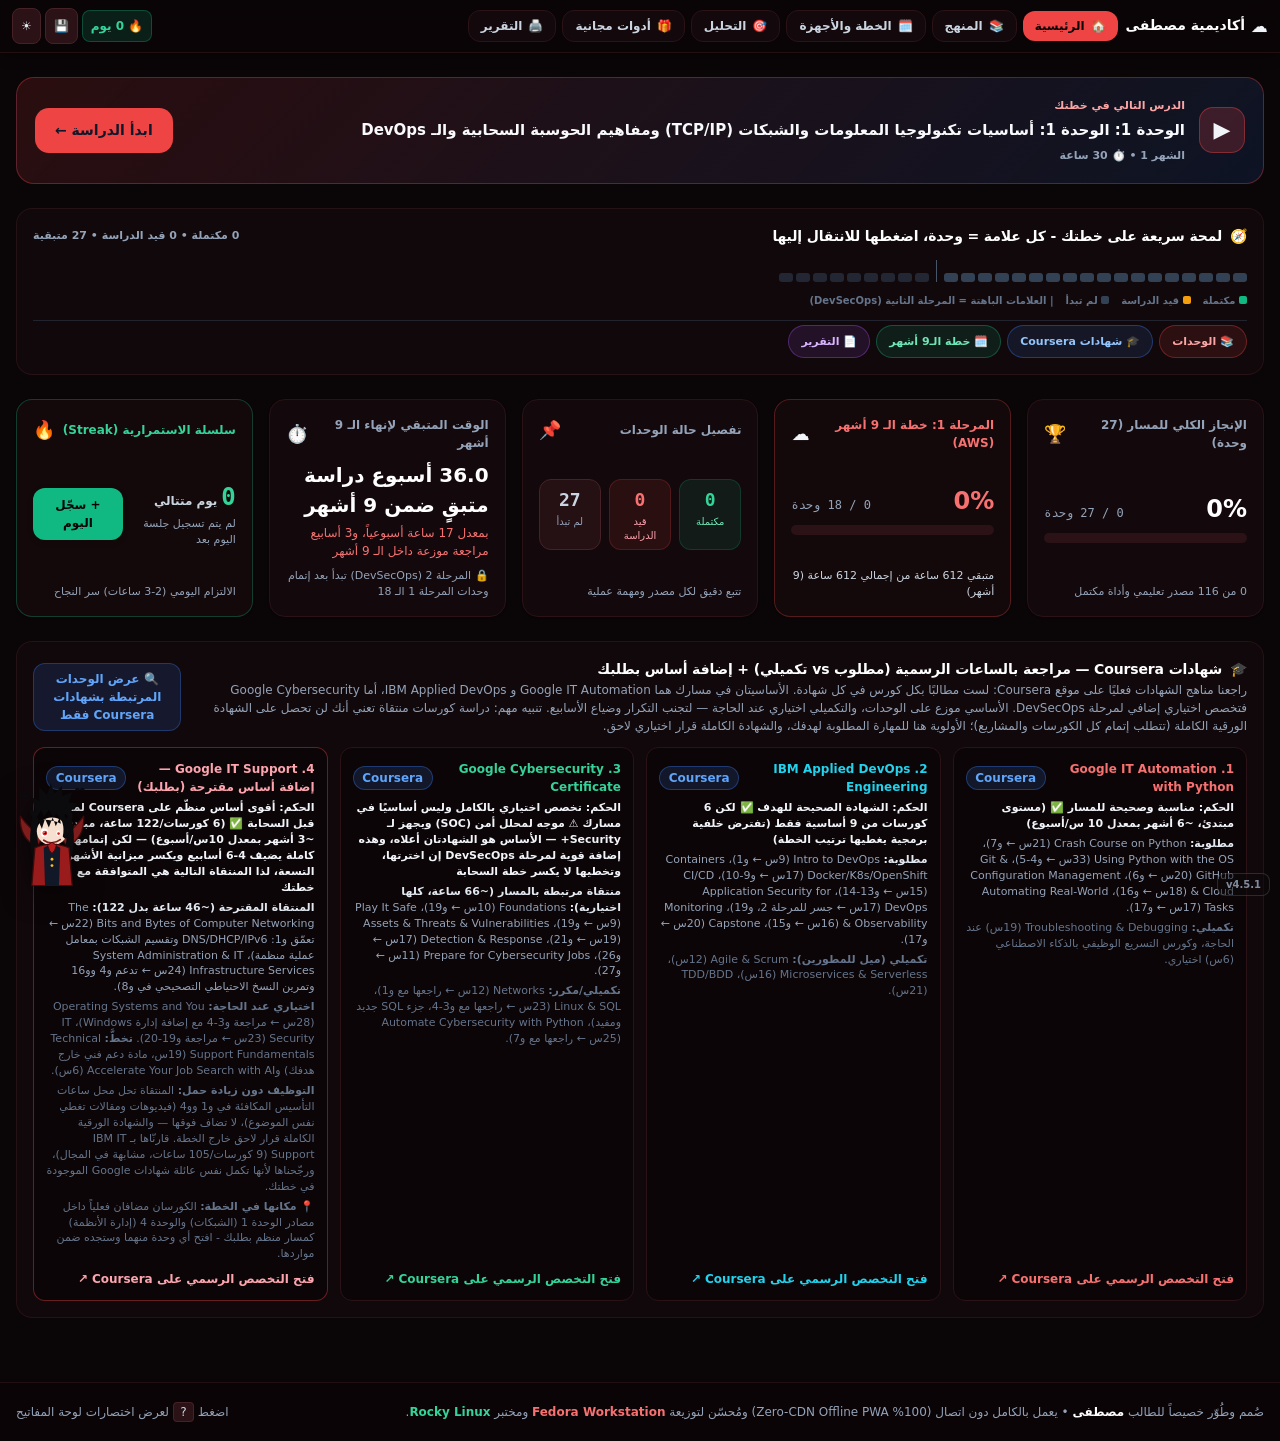
<file: 1-1-index.html>
<!DOCTYPE html>
<html lang="ar" dir="rtl" class="dark">
<head>
  <meta charset="UTF-8" />
  <meta name="viewport" content="width=device-width, initial-scale=1.0, maximum-scale=5.0" />
  <title>مسار مصطفى السحابي | البوابة التعليمية لهندسة السحابة والـ DevOps والـ DevSecOps</title>
  <meta name="description" content="تطبيق تعليمي تقدمي (PWA) يعمل دون اتصال بالإنترنت بنسبة 100% بدون أي تبعيات خارجية، مصمم خصيصاً لمصطفى للانتقال من الصفر إلى مهندس سحابة وبنية تحتية (AWS & DevOps & DevSecOps) خلال 9 أشهر." />
  <meta name="theme-color" content="#140a0d" id="meta-theme-color" />
  <meta name="apple-mobile-web-app-capable" content="yes" />
  <meta name="apple-mobile-web-app-status-bar-style" content="black-translucent" />
  <meta name="apple-mobile-web-app-title" content="مسار مصطفى" />

  <!-- Web App Manifest for Cloudflare Pages Root Deployment -->
  <link rel="manifest" href="./manifest.webmanifest" />
  <link rel="apple-touch-icon" href="./icons/icon-192.png" />

  <!-- Self-Contained SVG Favicon & Apple Touch Icon (Zero Network Requests) -->
  <link rel="icon" type="image/svg+xml" href="data:image/svg+xml;utf8,<svg xmlns='http://www.w3.org/2000/svg' viewBox='0 0 100 100'><rect width='100' height='100' rx='22' fill='%230f172a'/><text x='50%' y='58%' dominant-baseline='middle' text-anchor='middle' font-size='62'>☁️</text></svg>" />

  <style>
    /* ==========================================================================
       1. SELF-CONTAINED ARABIC RTL TYPOGRAPHY & MODERN CSS RESET (ZERO CDN)
       ========================================================================== */
    *, *::before, *::after {
      box-sizing: border-box;
      border-width: 0;
      border-style: solid;
      border-color: #2a1216;
    }
    html {
      line-height: 1.65;
      -webkit-text-size-adjust: 100%;
      tab-size: 4;
      font-family: 'Noto Sans Arabic', 'IBM Plex Sans Arabic', 'Readex Pro', 'Cairo', 'Segoe UI', Tahoma, system-ui, -apple-system, sans-serif;
      color-scheme: dark;
      scroll-behavior: smooth;
    }
    html.light {
      color-scheme: light;
    }
    body {
      margin: 0;
      font-family: inherit;
      line-height: 1.75;
      -webkit-font-smoothing: antialiased;
      overflow-x: hidden;
    }
    h1, h2, h3, h4, .font-heading {
      margin: 0;
      font-family: 'Noto Kufi Arabic', 'Readex Pro', 'Cairo', 'Noto Sans Arabic', system-ui, sans-serif;
      letter-spacing: -0.01em;
      line-height: 1.4;
    }
    p, ul, ol, pre, table, blockquote {
      margin: 0;
    }
    a {
      color: inherit;
      text-decoration: inherit;
    }
    button, input, select, textarea {
      font-family: inherit;
      font-size: 100%;
      line-height: inherit;
      color: inherit;
      margin: 0;
      padding: 0;
      background-color: transparent;
    }
    button, select {
      text-transform: none;
      cursor: pointer;
    }
    table {
      text-indent: 0;
      border-color: inherit;
      border-collapse: collapse;
    }
    code, kbd, samp, pre, .font-mono {
      font-family: 'JetBrains Mono', 'DejaVu Sans Mono', 'Fira Code', ui-monospace, SFMono-Regular, Menlo, Monaco, Consolas, monospace;
    }
    ::selection {
      background-color: #ef4444;
      color: #0a0507;
    }

    /* Custom Scrollbar */
    ::-webkit-scrollbar { width: 8px; height: 8px; }
    ::-webkit-scrollbar-track { background: rgba(20, 10, 13, 0.4); }
    ::-webkit-scrollbar-thumb { background: rgba(100, 116, 139, 0.5); border-radius: 9999px; }
    ::-webkit-scrollbar-thumb:hover { background: rgba(239, 68, 68, 0.75); }

    /* ==========================================================================
       2. LAYOUT, FLEXBOX, GRID & SPACING UTILITIES (100% SELF-CONTAINED)
       ========================================================================== */
    .sr-only {
      position: absolute; width: 1px; height: 1px; padding: 0; margin: -1px;
      overflow: hidden; clip: rect(0, 0, 0, 0); white-space: nowrap; border-width: 0;
    }
    .hidden { display: none !important; }
    .block { display: block; }
    .inline-flex { display: inline-flex; }
    .flex { display: flex; }
    .grid { display: grid; }
    .flex-1 { flex: 1 1 0%; }
    .shrink-0 { flex-shrink: 0; }
    .flex-col { flex-direction: column; }
    .flex-wrap { flex-wrap: wrap; }
    .items-start { align-items: flex-start; }
    .items-center { align-items: center; }
    .items-baseline { align-items: baseline; }
    .justify-center { justify-content: center; }
    .justify-between { justify-content: space-between; }
    .justify-end { justify-content: flex-end; }
    .self-start { align-self: flex-start; }

    .grid-cols-1 { grid-template-columns: repeat(1, minmax(0, 1fr)); }
    .grid-cols-2 { grid-template-columns: repeat(2, minmax(0, 1fr)); }
    .grid-cols-3 { grid-template-columns: repeat(3, minmax(0, 1fr)); }

    .gap-1 { gap: 0.25rem; }
    .gap-1\.5 { gap: 0.375rem; }
    .gap-2 { gap: 0.5rem; }
    .gap-2\.5 { gap: 0.625rem; }
    .gap-3 { gap: 0.75rem; }
    .gap-4 { gap: 1rem; }
    .gap-5 { gap: 1.25rem; }

    /* Vertical Space Between Children */
    .space-y-1 > :not([hidden]) ~ :not([hidden]) { margin-top: 0.25rem; }
    .space-y-1\.5 > :not([hidden]) ~ :not([hidden]) { margin-top: 0.375rem; }
    .space-y-2 > :not([hidden]) ~ :not([hidden]) { margin-top: 0.5rem; }
    .space-y-2\.5 > :not([hidden]) ~ :not([hidden]) { margin-top: 0.625rem; }
    .space-y-3 > :not([hidden]) ~ :not([hidden]) { margin-top: 0.75rem; }
    .space-y-4 > :not([hidden]) ~ :not([hidden]) { margin-top: 1rem; }
    .space-y-5 > :not([hidden]) ~ :not([hidden]) { margin-top: 1.25rem; }
    .space-y-6 > :not([hidden]) ~ :not([hidden]) { margin-top: 1.5rem; }
    .space-y-8 > :not([hidden]) ~ :not([hidden]) { margin-top: 2rem; }

    .divide-y > :not([hidden]) ~ :not([hidden]) { border-top-width: 1px; }
    .divide-slate-800 > :not([hidden]) ~ :not([hidden]) { border-color: #2a1216; }
    .divide-slate-800\/80 > :not([hidden]) ~ :not([hidden]) { border-color: rgba(42, 18, 22, 0.8); }

    /* Sizing & Positioning */
    .min-h-screen { min-height: 100vh; }
    .min-w-0 { min-width: 0px; }
    .w-full { width: 100%; }
    .w-2 { width: 0.5rem; }
    .w-4 { width: 1rem; }
    .w-10 { width: 2.5rem; }
    .w-11 { width: 2.75rem; }
    .h-1\.5 { height: 0.375rem; }
    .h-2 { height: 0.5rem; }
    .h-2\.5 { height: 0.625rem; }
    .h-4 { height: 1rem; }
    .h-10 { height: 2.5rem; }
    .h-11 { height: 2.75rem; }
    .h-full { height: 100%; }

    .max-w-sm { max-width: 24rem; }
    .max-w-md { max-width: 28rem; }
    .max-w-lg { max-width: 32rem; }
    .max-w-7xl { max-width: 80rem; }
    .mx-auto { margin-left: auto; margin-right: auto; }
    .my-2 { margin-top: 0.5rem; margin-bottom: 0.5rem; }
    .mt-0\.5 { margin-top: 0.125rem; }
    .mt-1 { margin-top: 0.25rem; }
    .mt-2 { margin-top: 0.5rem; }
    .mt-10 { margin-top: 2.5rem; }
    .mb-1 { margin-bottom: 0.25rem; }
    .mb-3 { margin-bottom: 0.75rem; }
    .ml-1 { margin-left: 0.25rem; }
    .mr-1 { margin-right: 0.25rem; }

    /* Padding */
    .p-1\.5 { padding: 0.375rem; }
    .p-2 { padding: 0.5rem; }
    .p-2\.5 { padding: 0.625rem; }
    .p-3 { padding: 0.75rem; }
    .p-3\.5 { padding: 0.875rem; }
    .p-4 { padding: 1rem; }
    .p-5 { padding: 1.25rem; }
    .p-6 { padding: 1.5rem; }
    .p-12 { padding: 3rem; }
    .px-1\.5 { padding-left: 0.375rem; padding-right: 0.375rem; }
    .px-2 { padding-left: 0.5rem; padding-right: 0.5rem; }
    .px-2\.5 { padding-left: 0.625rem; padding-right: 0.625rem; }
    .px-3 { padding-left: 0.75rem; padding-right: 0.75rem; }
    .px-3\.5 { padding-left: 0.875rem; padding-right: 0.875rem; }
    .px-4 { padding-left: 1rem; padding-right: 1rem; }
    .py-0\.5 { padding-top: 0.125rem; padding-bottom: 0.125rem; }
    .py-1 { padding-top: 0.25rem; padding-bottom: 0.25rem; }
    .py-1\.5 { padding-top: 0.375rem; padding-bottom: 0.375rem; }
    .py-2 { padding-top: 0.5rem; padding-bottom: 0.5rem; }
    .py-2\.5 { padding-top: 0.625rem; padding-bottom: 0.625rem; }
    .py-3 { padding-top: 0.75rem; padding-bottom: 0.75rem; }
    .py-3\.5 { padding-top: 0.875rem; padding-bottom: 0.875rem; }
    .py-5 { padding-top: 1.25rem; padding-bottom: 1.25rem; }
    .py-6 { padding-top: 1.5rem; padding-bottom: 1.5rem; }
    .pt-1 { padding-top: 0.25rem; }
    .pt-2 { padding-top: 0.5rem; }
    .pt-3 { padding-top: 0.75rem; }
    .pt-4 { padding-top: 1rem; }
    .pb-1 { padding-bottom: 0.25rem; }
    .pb-2 { padding-bottom: 0.5rem; }
    .pb-3 { padding-bottom: 0.75rem; }
    .pb-4 { padding-bottom: 1rem; }
    .pr-5 { padding-right: 1.25rem; }
    .pr-10 { padding-right: 2.5rem; }
    .pl-20 { padding-left: 5rem; }

    /* Positioning */
    .relative { position: relative; }
    .absolute { position: absolute; }
    .fixed { position: fixed; }
    .sticky { position: sticky; }
    .inset-0 { top: 0; right: 0; bottom: 0; left: 0; }
    .top-0 { top: 0; }
    .top-2\.5 { top: 0.625rem; }
    .top-3 { top: 0.75rem; }
    .right-3\.5 { right: 0.875rem; }
    .left-3 { left: 0.75rem; }
    .left-5 { left: 1.25rem; }
    .bottom-5 { bottom: 1.25rem; }
    .z-40 { z-index: 40; }
    .z-50 { z-index: 50; }

    /* Typography & Alignment */
    .text-\[10px\] { font-size: 10px; line-height: 1.4; }
    .text-\[11px\] { font-size: 11px; line-height: 1.45; }
    .text-xs { font-size: 0.75rem; line-height: 1.5; }
    .text-sm { font-size: 0.875rem; line-height: 1.65; }
    .text-base { font-size: 1rem; line-height: 1.65; }
    .text-lg { font-size: 1.125rem; line-height: 1.6; }
    .text-xl { font-size: 1.25rem; line-height: 1.5; }
    .text-2xl { font-size: 1.5rem; line-height: 1.35; }
    .text-4xl { font-size: 2.25rem; line-height: 1.2; }

    .font-normal { font-weight: 400; }
    .font-medium { font-weight: 500; }
    .font-semibold { font-weight: 600; }
    .font-bold { font-weight: 700; }
    .font-extrabold { font-weight: 800; }
    .tracking-tight { letter-spacing: -0.015em; }
    .leading-relaxed { line-height: 1.75; }
    .text-right { text-align: right; }
    .text-center { text-align: center; }
    .text-left { text-align: left; }
    .underline { text-decoration: underline; }
    .line-through { text-decoration: line-through; }
    .whitespace-nowrap { white-space: nowrap; }
    .list-disc { list-style-type: disc; }

    /* Borders & Radius */
    .rounded { border-radius: 0.25rem; }
    .rounded-md { border-radius: 0.375rem; }
    .rounded-lg { border-radius: 0.5rem; }
    .rounded-xl { border-radius: 0.75rem; }
    .rounded-2xl { border-radius: 1rem; }
    .rounded-full { border-radius: 9999px; }

    .border { border-width: 1px; }
    .border-t { border-top-width: 1px; }
    .border-b { border-bottom-width: 1px; }
    .border-r-4 { border-right-width: 4px; }

    .border-slate-200 { border-color: #e2e8f0; }
    .border-slate-700 { border-color: #462227; }
    .border-slate-800 { border-color: #2a1216; }
    .border-slate-800\/60 { border-color: rgba(42, 18, 22, 0.6); }
    .border-slate-800\/70 { border-color: rgba(42, 18, 22, 0.7); }
    .border-slate-800\/80 { border-color: rgba(42, 18, 22, 0.8); }
    .border-slate-800\/90 { border-color: rgba(42, 18, 22, 0.9); }

    .border-brand-500\/30 { border-color: rgba(239, 68, 68, 0.3); }
    .border-amber-500\/20 { border-color: rgba(239, 68, 68, 0.2); }
    .border-amber-500\/25 { border-color: rgba(239, 68, 68, 0.25); }
    .border-amber-500\/30 { border-color: rgba(239, 68, 68, 0.3); }
    .border-amber-500\/40 { border-color: rgba(239, 68, 68, 0.4); }
    .border-amber-500\/50 { border-color: rgba(239, 68, 68, 0.5); }

    .border-emerald-500\/20 { border-color: rgba(16, 185, 129, 0.2); }
    .border-emerald-500\/30 { border-color: rgba(16, 185, 129, 0.3); }
    .border-emerald-500\/40 { border-color: rgba(16, 185, 129, 0.4); }
    .border-emerald-500\/50 { border-color: rgba(16, 185, 129, 0.5); }

    .border-teal-500\/30 { border-color: rgba(20, 184, 166, 0.3); }
    .border-teal-500\/40 { border-color: rgba(20, 184, 166, 0.4); }
    .border-cyan-500\/40 { border-color: rgba(6, 182, 212, 0.4); }
    .border-blue-500\/25 { border-color: rgba(59, 130, 246, 0.25); }
    .border-blue-500\/30 { border-color: rgba(59, 130, 246, 0.3); }
    .border-rose-500\/30 { border-color: rgba(244, 63, 94, 0.3); }
    .border-rose-500\/40 { border-color: rgba(244, 63, 94, 0.4); }

    .border-r-emerald-500 { border-right-color: #10b981; }
    .border-r-amber-500 { border-right-color: #ef4444; }
    .border-r-brand-500\/60 { border-right-color: rgba(239, 68, 68, 0.65); }
    .border-r-teal-500\/60 { border-right-color: rgba(20, 184, 166, 0.65); }

    /* Background Colors */
    .bg-white { background-color: #ffffff; }
    .bg-slate-50 { background-color: #f8fafc; }
    .bg-slate-800 { background-color: #2a1216; }
    .bg-slate-800\/80 { background-color: rgba(42, 18, 22, 0.8); }
    .bg-slate-800\/90 { background-color: rgba(42, 18, 22, 0.9); }
    .bg-slate-900 { background-color: #140a0d; }
    .bg-slate-900\/40 { background-color: rgba(20, 10, 13, 0.4); }
    .bg-slate-900\/50 { background-color: rgba(20, 10, 13, 0.5); }
    .bg-slate-900\/70 { background-color: rgba(20, 10, 13, 0.7); }
    .bg-slate-900\/80 { background-color: rgba(20, 10, 13, 0.8); }
    .bg-slate-900\/90 { background-color: rgba(20, 10, 13, 0.9); }
    .bg-slate-900\/95 { background-color: rgba(20, 10, 13, 0.95); }
    .bg-slate-950 { background-color: #0a0507; }
    .bg-slate-950\/70 { background-color: rgba(10, 5, 7, 0.7); }
    .bg-slate-950\/75 { background-color: rgba(10, 5, 7, 0.75); }
    .bg-slate-950\/80 { background-color: rgba(10, 5, 7, 0.8); }
    .bg-slate-950\/90 { background-color: rgba(10, 5, 7, 0.9); }

    .bg-brand-500 { background-color: #ef4444; }
    .bg-brand-500\/15 { background-color: rgba(239, 68, 68, 0.15); }
    .bg-brand-500\/20 { background-color: rgba(239, 68, 68, 0.2); }
    .bg-amber-500\/10 { background-color: rgba(239, 68, 68, 0.1); }
    .bg-amber-500\/15 { background-color: rgba(239, 68, 68, 0.15); }
    .bg-amber-500\/20 { background-color: rgba(239, 68, 68, 0.2); }
    .bg-amber-950\/95 { background-color: rgba(76, 5, 25, 0.95); }

    .bg-emerald-400 { background-color: #34d399; }
    .bg-emerald-500 { background-color: #10b981; }
    .bg-emerald-500\/10 { background-color: rgba(16, 185, 129, 0.1); }
    .bg-emerald-500\/15 { background-color: rgba(16, 185, 129, 0.15); }
    .bg-emerald-500\/20 { background-color: rgba(16, 185, 129, 0.2); }
    .bg-emerald-950\/10 { background-color: rgba(2, 44, 34, 0.25); }
    .bg-emerald-950\/95 { background-color: rgba(2, 44, 34, 0.95); }

    .bg-teal-500\/20 { background-color: rgba(20, 184, 166, 0.2); }
    .bg-cyan-500\/20 { background-color: rgba(6, 182, 212, 0.2); }
    .bg-blue-500\/10 { background-color: rgba(59, 130, 246, 0.1); }
    .bg-blue-500\/15 { background-color: rgba(59, 130, 246, 0.15); }
    .bg-blue-950\/30 { background-color: rgba(23, 37, 84, 0.35); }
    .bg-rose-500\/10 { background-color: rgba(244, 63, 94, 0.1); }
    .bg-rose-500\/15 { background-color: rgba(244, 63, 94, 0.15); }
    .bg-rose-600 { background-color: #e11d48; }

    /* Gradients */
    .bg-gradient-to-br.from-brand-400.to-brand-600 {
      background-image: linear-gradient(to bottom right, #f87171, #dc2626);
    }
    .bg-gradient-to-l.from-brand-400.to-brand-600 {
      background-image: linear-gradient(to left, #f87171, #dc2626);
    }
    .bg-gradient-to-l.from-slate-900.via-slate-900.to-amber-950\/40 {
      background-image: linear-gradient(to left, #140a0d, #140a0d, rgba(76, 5, 25, 0.45));
    }
    .bg-gradient-to-l.from-teal-950\/60.via-slate-900.to-slate-900 {
      background-image: linear-gradient(to left, rgba(4, 47, 46, 0.6), #140a0d, #140a0d);
    }

    /* Text Colors */
    .text-white { color: #ffffff; }
    .text-slate-100 { color: #f1f5f9; }
    .text-slate-200 { color: #e2e8f0; }
    .text-slate-300 { color: #cbd5e1; }
    .text-slate-400 { color: #94a3b8; }
    .text-slate-500 { color: #64748b; }
    .text-slate-900 { color: #140a0d; }
    .text-slate-950 { color: #0a0507; }

    .text-brand-400 { color: #f87171; }
    .text-amber-200 { color: #fecdd3; }
    .text-amber-300 { color: #fda4af; }
    .text-amber-400 { color: #f87171; }
    .text-emerald-200 { color: #a7f3d0; }
    .text-emerald-300 { color: #6ee7b7; }
    .text-emerald-400 { color: #34d399; }
    .text-teal-300 { color: #5eead4; }
    .text-teal-400 { color: #2dd4bf; }
    .text-cyan-300 { color: #67e8f9; }
    .text-cyan-400 { color: #22d3ee; }
    .text-blue-200 { color: #bfdbfe; }
    .text-blue-300 { color: #93c5fd; }
    .text-blue-400 { color: #60a5fa; }
    .text-purple-400 { color: #c084fc; }
    .text-rose-300 { color: #fda4af; }
    .text-rose-400 { color: #fb7185; }

    /* Shadows, Blur & Effects */
    .shadow-sm { box-shadow: 0 1px 2px 0 rgba(0, 0, 0, 0.2); }
    .shadow { box-shadow: 0 2px 6px -1px rgba(0, 0, 0, 0.3); }
    .shadow-md { box-shadow: 0 4px 12px -2px rgba(0, 0, 0, 0.35); }
    .shadow-lg { box-shadow: 0 10px 20px -3px rgba(0, 0, 0, 0.4); }
    .shadow-xl { box-shadow: 0 20px 25px -5px rgba(0, 0, 0, 0.5); }
    .shadow-2xl { box-shadow: 0 25px 50px -12px rgba(0, 0, 0, 0.65); }
    .shadow-brand-500\/20 { box-shadow: 0 4px 14px 0 rgba(239, 68, 68, 0.25); }

    .backdrop-blur-sm { backdrop-filter: blur(4px); -webkit-backdrop-filter: blur(4px); }
    .backdrop-blur-md { backdrop-filter: blur(12px); -webkit-backdrop-filter: blur(12px); }

    .overflow-hidden { overflow: hidden; }
    .overflow-x-auto { overflow-x: auto; }
    .pointer-events-none { pointer-events: none; }
    .cursor-pointer { cursor: pointer; }
    .accent-brand-500 { accent-color: #ef4444; }

    .ring-2 { box-shadow: 0 0 0 2px #f87171; }
    .ring-brand-400 { --ring-color: #f87171; }

    /* Transitions & Animations */
    .transition { transition: all 0.2s cubic-bezier(0.16, 1, 0.3, 1); }
    .transition-all { transition: all 0.3s cubic-bezier(0.16, 1, 0.3, 1); }
    .transition-colors { transition: background-color 0.2s ease, border-color 0.2s ease, color 0.2s ease; }
    .duration-200 { transition-duration: 200ms; }
    .duration-300 { transition-duration: 300ms; }
    .duration-500 { transition-duration: 500ms; }

    @keyframes pulse {
      0%, 100% { opacity: 1; }
      50% { opacity: 0.4; }
    }
    .animate-pulse { animation: pulse 2s cubic-bezier(0.4, 0, 0.6, 1) infinite; }

    /* Hover & Focus States */
    .hover\:underline:hover { text-decoration: underline; }
    .hover\:bg-brand-400:hover { background-color: #f87171; }
    .hover\:bg-brand-500:hover { background-color: #ef4444; }
    .hover\:bg-emerald-400:hover { background-color: #34d399; }
    .hover\:bg-emerald-500\/25:hover { background-color: rgba(16, 185, 129, 0.25); }
    .hover\:bg-blue-500\/25:hover { background-color: rgba(59, 130, 246, 0.25); }
    .hover\:bg-cyan-500\/30:hover { background-color: rgba(6, 182, 212, 0.3); }
    .hover\:bg-rose-500:hover { background-color: #f43f5e; }
    .hover\:bg-rose-500\/25:hover { background-color: rgba(244, 63, 94, 0.25); }
    .hover\:bg-slate-700:hover { background-color: #462227; }
    .hover\:bg-slate-800:hover { background-color: #2a1216; }
    .hover\:bg-slate-800\/40:hover { background-color: rgba(42, 18, 22, 0.4); }
    .hover\:text-slate-950:hover { color: #0a0507; }

    .focus\:outline-none:focus { outline: none; }
    .focus\:border-brand-500:focus { border-color: #ef4444; box-shadow: 0 0 0 2px rgba(239, 68, 68, 0.25); }
    .placeholder-slate-500::placeholder { color: #64748b; }

    /* ==========================================================================
       3. RESPONSIVE MEDIA QUERIES (SM: 640px, MD: 768px, LG: 1024px)
       ========================================================================== */
    @media (min-width: 640px) {
      .sm\:flex-row { flex-direction: row; }
      .sm\:items-center { align-items: center; }
      .sm\:grid-cols-2 { grid-template-columns: repeat(2, minmax(0, 1fr)); }
      .sm\:grid-cols-4 { grid-template-columns: repeat(4, minmax(0, 1fr)); }
      .sm\:text-xs { font-size: 0.75rem; }
      .sm\:text-sm { font-size: 0.875rem; }
      .sm\:text-lg { font-size: 1.125rem; }
      .sm\:text-xl { font-size: 1.25rem; }
      .sm\:text-2xl { font-size: 1.5rem; }
    }
    @media (min-width: 768px) {
      .md\:flex-row { flex-direction: row; }
      .md\:items-center { align-items: center; }
      .md\:self-auto { align-self: auto; }
      .md\:grid-cols-3 { grid-template-columns: repeat(3, minmax(0, 1fr)); }
      .md\:grid-cols-2 { grid-template-columns: repeat(2, minmax(0, 1fr)); }
    }
    @media (min-width: 1024px) {
      .lg\:hidden { display: none !important; }
      .lg\:flex { display: flex !important; }
      .lg\:flex-row { flex-direction: row; }
      .lg\:items-center { align-items: center; }
      .lg\:items-start { align-items: flex-start; }
      .lg\:justify-between { justify-content: space-between; }
      .lg\:pb-0 { padding-bottom: 0; }
      .lg\:grid-cols-2 { grid-template-columns: repeat(2, minmax(0, 1fr)); }
      .lg\:grid-cols-4 { grid-template-columns: repeat(4, minmax(0, 1fr)); }
      .lg\:grid-cols-5 { grid-template-columns: repeat(5, minmax(0, 1fr)); }
      .lg\:grid-cols-12 { grid-template-columns: repeat(12, minmax(0, 1fr)); }
      .lg\:col-span-2 { grid-column: span 2 / span 2; }
      .lg\:col-span-3 { grid-column: span 3 / span 3; }
      .lg\:col-span-5 { grid-column: span 5 / span 5; }
      .lg\:col-span-7 { grid-column: span 7 / span 7; }
    }

    /* ==========================================================================
       4. COMPLETE LIGHT MODE THEME OVERRIDES (HIGH CONTRAST WCAG AA)
       ========================================================================== */
    html.light body {
      background-color: #f8fafc;
      color: #140a0d;
    }
    html.light header {
      background-color: rgba(255, 255, 255, 0.95) !important;
      border-bottom-color: #e2e8f0 !important;
      box-shadow: 0 2px 10px rgba(20, 10, 13, 0.05) !important;
    }
    html.light .bg-slate-900\/90,
    html.light .bg-slate-900\/95,
    html.light .bg-slate-900\/80,
    html.light .bg-slate-900\/70,
    html.light .bg-slate-900\/50,
    html.light .bg-slate-900\/40,
    html.light .bg-slate-900 {
      background-color: #ffffff !important;
      border-color: #cbd5e1 !important;
      color: #140a0d !important;
      box-shadow: 0 1px 3px rgba(20, 10, 13, 0.06);
    }
    html.light .bg-slate-950,
    html.light .bg-slate-950\/90,
    html.light .bg-slate-950\/80,
    html.light .bg-slate-950\/75,
    html.light .bg-slate-950\/70 {
      background-color: #f1f5f9 !important;
      border-color: #cbd5e1 !important;
      color: #140a0d !important;
    }
    html.light .bg-slate-800,
    html.light .bg-slate-800\/80,
    html.light .bg-slate-800\/90 {
      background-color: #e2e8f0 !important;
      border-color: #cbd5e1 !important;
      color: #2a1216 !important;
    }
    html.light .text-white,
    html.light .text-slate-100,
    html.light .text-slate-200 {
      color: #140a0d !important;
    }
    html.light .text-slate-300 {
      color: #462227 !important;
    }
    html.light .text-slate-400 {
      color: #475569 !important;
    }
    html.light .text-brand-400,
    html.light .text-amber-400,
    html.light .text-amber-300 {
      color: #b91c1c !important;
    }
    html.light .text-emerald-400,
    html.light .text-emerald-300 {
      color: #047857 !important;
    }
    html.light .text-teal-400,
    html.light .text-teal-300 {
      color: #0f766e !important;
    }
    html.light .text-cyan-400,
    html.light .text-cyan-300 {
      color: #0e7490 !important;
    }
    html.light .text-blue-400,
    html.light .text-blue-300,
    html.light .text-blue-200 {
      color: #1d4ed8 !important;
    }
    html.light .text-purple-400 {
      color: #6d28d9 !important;
    }
    html.light .text-rose-400,
    html.light .text-rose-300 {
      color: #be123c !important;
    }
    html.light .bg-blue-950\/30 {
      background-color: #eff6ff !important;
      border-color: #93c5fd !important;
    }
    html.light .bg-gradient-to-l.from-teal-950\/60.via-slate-900.to-slate-900 {
      background-image: linear-gradient(to left, #f0fdfa, #ffffff, #ffffff) !important;
      border-color: #5eead4 !important;
    }
    html.light .bg-gradient-to-l.from-slate-900.via-slate-900.to-amber-950\/40 {
      background-image: linear-gradient(to left, #f8fafc, #f1f5f9, #ffe4e6) !important;
      border-bottom-color: #cbd5e1 !important;
    }
    html.light .divide-slate-800 > :not([hidden]) ~ :not([hidden]),
    html.light .divide-slate-800\/80 > :not([hidden]) ~ :not([hidden]) {
      border-color: #e2e8f0 !important;
    }
    html.light .border-slate-800,
    html.light .border-slate-800\/80,
    html.light .border-slate-800\/70,
    html.light .border-slate-800\/60,
    html.light .border-slate-700 {
      border-color: #cbd5e1 !important;
    }

    /* ==========================================================================
       5. LANGUAGE TAGS, LOADING OVERLAY & PRINT STYLES
       ========================================================================== */
    .ar-tag {
      display: inline-flex; align-items: center; gap: 0.25rem;
      padding: 0.15rem 0.55rem; border-radius: 9999px;
      font-size: 0.75rem; font-weight: 700;
      background-color: rgba(16, 185, 129, 0.15); color: #10b981;
      border: 1px solid rgba(16, 185, 129, 0.35); white-space: nowrap;
    }
    html.light .ar-tag {
      background-color: #ecfdf5; color: #047857; border-color: #6ee7b7;
    }
    .en-tag {
      display: inline-flex; align-items: center; gap: 0.25rem;
      padding: 0.15rem 0.55rem; border-radius: 9999px;
      font-size: 0.75rem; font-weight: 700;
      background-color: rgba(59, 130, 246, 0.15); color: #60a5fa;
      border: 1px solid rgba(59, 130, 246, 0.35); white-space: nowrap;
    }
    html.light .en-tag {
      background-color: #eff6ff; color: #1d4ed8; border-color: #93c5fd;
    }
    .free-tag {
      display: inline-flex; align-items: center; gap: 0.25rem;
      padding: 0.15rem 0.55rem; border-radius: 9999px;
      font-size: 0.75rem; font-weight: 700;
      background-color: rgba(168, 85, 247, 0.15); color: #c084fc;
      border: 1px solid rgba(168, 85, 247, 0.35); white-space: nowrap;
    }
    html.light .free-tag {
      background-color: #faf5ff; color: #7e22ce; border-color: #d8b4fe;
    }

    .card-transition {
      transition: transform 0.2s cubic-bezier(0.16, 1, 0.3, 1), box-shadow 0.2s ease, border-color 0.2s ease;
    }
    .card-transition:hover {
      transform: translateY(-2px);
    }

    /* Clean Initial Loading Screen */
    #app-loading-overlay {
      position: fixed; inset: 0; z-index: 100;
      background-color: #0a0507; color: #f8fafc;
      display: flex; flex-direction: column; align-items: center; justify-content: center;
      gap: 1rem; transition: opacity 0.25s ease, visibility 0.25s ease;
    }
    html.light #app-loading-overlay {
      background-color: #f8fafc; color: #140a0d;
    }
    #app-loading-overlay.loaded {
      opacity: 0; visibility: hidden; pointer-events: none;
    }
    @keyframes spin {
      to { transform: rotate(360deg); }
    }
    .loader-spinner {
      width: 2.75rem; height: 2.75rem;
      border-radius: 9999px;
      border: 3px solid rgba(239, 68, 68, 0.25);
      border-top-color: #ef4444;
      animation: spin 0.75s linear infinite;
    }

    @media print {
      .no-print, #app-loading-overlay { display: none !important; }
      .print-only { display: block !important; }
      body { background: #ffffff !important; color: #000000 !important; }
    }

/* KodeKloud-inspired course-structure design (original implementation, dark/red, RTL) */
.kk-module { border: 1px solid rgba(100,116,139,0.35); border-radius: 16px; background: rgba(15,23,42,0.65); overflow: hidden; }
.kk-module-head { display: flex; align-items: center; gap: 12px; width: 100%; padding: 14px 16px; background: transparent; border: none; cursor: pointer; text-align: right; color: inherit; }
.kk-module-head:hover { background: rgba(239,68,68,0.06); }
.kk-m-icon { flex: 0 0 auto; width: 42px; height: 42px; border-radius: 12px; display: flex; align-items: center; justify-content: center; font-size: 19px; background: rgba(239,68,68,0.14); border: 1px solid rgba(239,68,68,0.3); }
.kk-m-body { flex: 1 1 auto; min-width: 0; }
.kk-m-title { font-size: 14px; font-weight: 800; color: #f1f5f9; display: block; }
.kk-m-meta { font-size: 11px; color: #94a3b8; font-weight: 700; display: block; margin-top: 2px; }
.kk-m-prog { display: block; height: 5px; border-radius: 9999px; background: #1e293b; margin-top: 7px; overflow: hidden; }
.kk-m-prog > span { display: block; height: 100%; background: #10b981; transition: width 0.3s ease; }
.kk-m-arrow { flex: 0 0 auto; width: 0; height: 0; border-top: 5px solid transparent; border-bottom: 5px solid transparent; border-left: 7px solid #94a3b8; transition: transform 0.2s ease; margin: 0 4px; }
.kk-module.open .kk-m-arrow { transform: rotate(90deg); }
.kk-lessons { display: none; border-top: 1px solid rgba(100,116,139,0.25); }
.kk-module.open .kk-lessons { display: block; }
.kk-lesson { display: flex; align-items: center; gap: 10px; width: 100%; padding: 11px 16px; background: transparent; border: none; border-bottom: 1px solid rgba(100,116,139,0.14); cursor: pointer; text-align: right; color: inherit; }
.kk-lesson:last-child { border-bottom: none; }
.kk-lesson:hover { background: rgba(239,68,68,0.08); }
.kk-l-status { flex: 0 0 auto; font-size: 14px; }
.kk-l-title { flex: 1 1 auto; min-width: 0; font-size: 13px; font-weight: 700; color: #e2e8f0; }
.kk-l-meta { flex: 0 0 auto; font-size: 10px; color: #94a3b8; font-weight: 700; white-space: nowrap; }
.kk-lesson.current { background: rgba(239,68,68,0.14); box-shadow: inset 3px 0 0 #ef4444; }
html.light .kk-module { background: #ffffff; border-color: #cbd5e1; }
html.light .kk-m-title, html.light .kk-l-title { color: #1e293b; }
.kk-study-grid { display: grid; grid-template-columns: 1fr; gap: 16px; }
@media (min-width: 1024px) { .kk-study-grid { grid-template-columns: repeat(12, minmax(0,1fr)); gap: 20px; align-items: start; } .kk-study-grid > .kk-side { grid-column: span 4; } .kk-study-grid > .kk-main { grid-column: span 8; min-width: 0; } }
.kk-side { border: 1px solid rgba(100,116,139,0.35); border-radius: 16px; background: rgba(15,23,42,0.65); overflow: hidden; }
.kk-side-head { padding: 12px 16px; font-size: 12px; font-weight: 800; color: #fca5a5; border-bottom: 1px solid rgba(100,116,139,0.25); background: rgba(239,68,68,0.08); }
.kk-side-toggle { width: 100%; display: flex; align-items: center; gap: 8px; cursor: pointer; border: none; font-family: inherit; }
.kk-side-caret { margin-inline-start: auto; font-size: 13px; color: #fca5a5; transition: transform 0.2s ease; }
@media (max-width: 1023px) { .kk-side .kk-side-list { display: none; } .kk-side.open .kk-side-list { display: block; } .kk-side.open .kk-side-caret { transform: rotate(180deg); } .study-hint { display: none; } }
@media (min-width: 1024px) { .kk-side-caret { display: none; } .kk-side-toggle { cursor: default; } }
.kk-hero { border: 1px solid rgba(239,68,68,0.35); border-radius: 18px; background: linear-gradient(135deg, rgba(239,68,68,0.14), rgba(15,23,42,0.85)); padding: 18px; display: flex; align-items: center; gap: 14px; flex-wrap: wrap; }
html.light .kk-hero { background: linear-gradient(135deg, #fee2e2, #ffffff); }
html.light .kk-side { background: #ffffff; border-color: #cbd5e1; }

.menu-btn { display: none; }
@media (max-width: 767px) {
  .menu-btn { display: flex; align-items: center; gap: 6px; padding: 7px 12px; border-radius: 12px; background: rgba(239,68,68,0.15); color: #fca5a5; border: 1px solid rgba(239,68,68,0.35); font-size: 12px; font-weight: 800; cursor: pointer; font-family: inherit; }
  #sticky-nav-bar nav.main-nav { display: none; position: absolute; top: calc(100% + 1px); right: 0; left: 0; flex-direction: column; align-items: stretch; gap: 6px; padding: 10px; background: rgba(2,6,23,0.98); border-bottom: 1px solid rgba(100,116,139,0.4); box-shadow: 0 18px 30px rgba(0,0,0,0.5); z-index: 50; }
  #sticky-nav-bar.menu-open nav.main-nav { display: flex; }
  #sticky-nav-bar nav.main-nav .nav-tab { width: 100%; justify-content: flex-start; padding: 10px 14px; font-size: 13px; }
  #sticky-nav-bar .brand-label { max-width: 110px; overflow: hidden; text-overflow: ellipsis; }
}
.filter-toggle { display: none; }
@media (max-width: 767px) {
  #filters-panel .filter-extra { display: none; }
  #filters-panel.filters-open .filter-extra { display: revert; }
  .filter-toggle { display: flex; width: 100%; align-items: center; justify-content: center; gap: 6px; padding: 8px; border-radius: 12px; background: rgba(30,41,59,0.9); color: #e2e8f0; border: 1px solid #334155; font-size: 12px; font-weight: 800; cursor: pointer; font-family: inherit; }
  #filters-panel.filters-open .filter-toggle .ft-caret { transform: rotate(180deg); display: inline-block; }
  .phase-banner-text { display: none; }
}
/* Responsive chrome fixes: slim sticky nav, anchor offsets, even chips, study focus */
body.study-mode .env-banner { display: none; }
@media (max-width: 768px) { .env-banner .env-detail { display: none; } }
article[id^="unit-card-"] { scroll-margin-top: 76px; }
section[id^="view-"] { scroll-margin-top: 66px; }
#coursera-section, #units-container { scroll-margin-top: 76px; }
#sticky-nav-bar nav { padding-bottom: 0; }

/* Month-by-month curriculum browser: platform-style entry, self-adapting mobile/laptop */
.month-chips { display: flex; gap: 8px; overflow-x: auto; padding-bottom: 6px; scrollbar-width: thin; }
.month-chips::-webkit-scrollbar { height: 6px; }
.month-chips::-webkit-scrollbar-thumb { background: #334155; border-radius: 9999px; }
.month-chip { flex: 0 0 auto; min-width: 122px; min-height: 64px; padding: 10px 12px; border-radius: 14px; border: 1px solid rgba(100,116,139,0.4); background: rgba(15,23,42,0.7); color: #e2e8f0; cursor: pointer; text-align: right; transition: border-color 0.15s ease, background 0.15s ease; }
.month-chip:hover { border-color: #ef4444; }
.month-chip.active { border-color: #ef4444; background: rgba(239,68,68,0.15); box-shadow: 0 0 0 1px #ef4444 inset; }
.month-chip .mc-title { font-size: 12px; font-weight: 800; display: block; }
.month-chip .mc-sub { font-size: 10px; color: #94a3b8; font-weight: 700; display: block; margin-top: 2px; }
.month-chip .mc-prog { display: block; height: 4px; border-radius: 9999px; background: #1e293b; margin-top: 6px; overflow: hidden; }
.month-chip .mc-prog > span { display: block; height: 100%; background: #10b981; }
html.light .month-chip { background: #ffffff; color: #1e293b; border-color: #cbd5e1; }
html.light .month-chip.active { background: #fee2e2; border-color: #ef4444; }
@media (min-width: 1024px) { .month-chips { flex-wrap: wrap; overflow-x: visible; } .month-chip { flex: 1 1 122px; max-width: 190px; } }

/* Mascot: Mostafa's little companion (always visible while scrolling) */
#mca-mascot { position: fixed; bottom: 14px; inset-inline-end: 14px; width: 76px; z-index: 60; cursor: pointer; filter: drop-shadow(0 6px 14px rgba(0,0,0,0.55)); animation: mca-float 3.4s ease-in-out infinite; transition: transform 0.2s ease; }
#mca-mascot:hover { transform: scale(1.08); }
#mca-mascot:focus-visible { outline: 2px solid var(--ds-focus, #f87171); border-radius: 12px; }
#mca-mascot svg { display: block; width: 100%; height: auto; }
@keyframes mca-float { 0%, 100% { translate: 0 0; } 50% { translate: 0 -7px; } }
#mca-mascot .mca-eye { transform-box: fill-box; transform-origin: center; animation: mca-blink 4.6s infinite; }
@keyframes mca-blink { 0%, 93%, 100% { transform: scaleY(1); } 96% { transform: scaleY(0.12); } }
@media (max-width: 640px) { #mca-mascot { width: 58px; bottom: 10px; inset-inline-end: 10px; } }
@media print { #mca-mascot { display: none; } }
#mca-mascot.mca-hidden { display: none; }
#mca-mascot-restore { position: fixed; bottom: 14px; inset-inline-end: 14px; z-index: 60; width: 34px; height: 34px; border-radius: 9999px; border: 1px solid #462227; background: #2a1216; color: #f87171; font-size: 15px; line-height: 1; cursor: pointer; opacity: 0.65; transition: opacity 0.2s ease; }
#mca-mascot-restore:hover, #mca-mascot-restore:focus-visible { opacity: 1; outline: 2px solid #f87171; }
#mca-mascot-restore.hidden { display: none; }
@media (max-width: 640px) { #mca-mascot-restore { bottom: 10px; inset-inline-end: 10px; } }
@media (prefers-reduced-motion: reduce) { #mca-mascot { animation: none; } #mca-mascot .mca-eye { animation: none; } }
@media print { #mca-mascot-restore { display: none; } }

  </style>
</head>
<body class="bg-slate-950 text-slate-100 min-h-screen flex flex-col selection:bg-brand-500 selection:text-slate-950 transition-colors duration-200">

  <!-- Clean App Loading State Overlay -->
  <div id="app-loading-overlay" role="status" aria-live="polite">
    <div class="loader-spinner"></div>
    <div class="text-center space-y-1">
      <div class="text-base font-extrabold text-brand-400">جاري تجهيز أكاديمية مصطفى السحابية...</div>
      <div class="text-xs text-slate-400">تطبيق يعمل بالكامل دون اتصال بالإنترنت (Offline-First PWA)</div>
    </div>
  </div>


  <!-- Slim sticky header: brand + primary navigation + compact tools.
       The only persistent chrome - learning content leads the page. -->
  <header id="sticky-nav-bar" class="no-print sticky top-0 z-40 backdrop-blur-md bg-slate-950/90 border-b border-slate-800/80 shadow-md">
    <div class="max-w-7xl mx-auto px-3 py-2 flex items-center gap-2" style="position:relative;">
      <span class="flex items-center gap-1.5 shrink-0">
        <span style="font-size:17px;line-height:1;" aria-hidden="true">☁️</span>
        <span class="brand-label text-sm font-extrabold text-white whitespace-nowrap">أكاديمية مصطفى</span>
        <span class="hidden lg:inline px-2 py-0.5 text-[10px] font-bold rounded-full bg-brand-500/15 text-brand-400 border border-brand-500/30">AWS &amp; DevOps 2026</span>
      </span>
      <button type="button" class="menu-btn" data-toggle-menu aria-label="قائمة التنقل" aria-expanded="false"><span style="font-size:16px;">☰</span><span>القائمة</span></button>
      <nav aria-label="التنقل الرئيسي" class="main-nav flex-1 flex items-center gap-1.5 overflow-x-auto pb-1 lg:pb-0" style="scrollbar-width:none;">
        <button type="button" data-nav="dashboard" class="nav-tab px-3 py-1.5 rounded-xl text-xs font-bold whitespace-nowrap transition flex items-center gap-1.5 bg-brand-500 text-slate-950 shadow-sm">
          <span>🏠</span>
          <span>الرئيسية</span>
        </button>
        <button type="button" data-nav="curriculum" class="nav-tab px-3 py-1.5 rounded-xl text-xs font-bold whitespace-nowrap transition flex items-center gap-1.5 bg-slate-900/90 hover:bg-slate-800 text-slate-300 border border-slate-800">
          <span>📚</span>
          <span>المنهج</span>
        </button>
        <button type="button" data-nav="plan9m" class="nav-tab px-3 py-1.5 rounded-xl text-xs font-bold whitespace-nowrap transition flex items-center gap-1.5 bg-slate-900/90 hover:bg-slate-800 text-slate-300 border border-slate-800">
          <span>🗓️</span>
          <span>الخطة والأجهزة</span>
        </button>
        <button type="button" data-nav="analysis" class="nav-tab px-3 py-1.5 rounded-xl text-xs font-bold whitespace-nowrap transition flex items-center gap-1.5 bg-slate-900/90 hover:bg-slate-800 text-slate-300 border border-slate-800">
          <span>🎯</span>
          <span>التحليل</span>
        </button>
        <button type="button" data-nav="freefordev" class="nav-tab px-3 py-1.5 rounded-xl text-xs font-bold whitespace-nowrap transition flex items-center gap-1.5 bg-slate-900/90 hover:bg-slate-800 text-slate-300 border border-slate-800">
          <span>🎁</span>
          <span>أدوات مجانية</span>
        </button>
        <button type="button" data-nav="report" class="nav-tab px-3 py-1.5 rounded-xl text-xs font-bold whitespace-nowrap transition flex items-center gap-1.5 bg-slate-900/90 hover:bg-slate-800 text-slate-300 border border-slate-800">
          <span>🖨️</span>
          <span>التقرير</span>
        </button>
      </nav>
      <div class="flex items-center gap-1 shrink-0">
        <button id="btn-Log-study" type="button" title="تسجيل جلسة مذاكرة اليوم (سلسلة الاستمرارية)" class="px-2 py-1.5 rounded-lg bg-emerald-500/15 hover:bg-emerald-500/25 text-emerald-400 border border-emerald-500/30 text-xs font-bold transition flex items-center gap-1">
          <span>🔥</span>
          <span id="streak-header-count">0 يوم</span>
        </button>
        <button id="btn-export-quick" type="button" title="تصدير نسخة احتياطية سريعة (JSON)" class="p-2 rounded-lg bg-slate-800 hover:bg-slate-700 text-slate-200 border border-slate-700 text-xs transition">💾</button>
        <button id="btn-shortcuts" type="button" title="اختصارات لوحة المفاتيح (?)" class="hidden sm:inline-block p-2 rounded-lg bg-slate-800 hover:bg-slate-700 text-slate-200 border border-slate-700 text-xs transition">⌨️</button>
        <button id="btn-theme" type="button" title="تبديل الوضع الليلي / النهاري (Alt+T)" class="p-2 rounded-lg bg-slate-800 hover:bg-slate-700 text-slate-200 border border-slate-700 text-xs transition flex items-center gap-1">
          <span id="theme-icon">☀️</span>
          <span id="theme-label" class="hidden lg:inline text-xs font-semibold">الوضع النهاري</span>
        </button>
      </div>
    </div>
  </header>

  <!-- Main Content Area -->
  <main class="flex-1 max-w-7xl w-full mx-auto px-4 py-6 space-y-8">

    <!-- ==================== VIEW 1: DASHBOARD & CURRICULUM ==================== -->
    <section id="view-dashboard" class="space-y-6">

      <!-- Plan at a Glance: quick navigation + per-unit progress strip.
           Pattern inspired by the MIT-licensed reference app Luck1y1337/kyoto-mission
           (status-height tick strip); implementation original, no code copied. -->
      <div id="continue-hero" class="kk-hero" style="display:none;"></div>

      <div id="plan-glance" class="p-4 rounded-2xl bg-slate-900/70 border border-slate-800/90 space-y-3">
        <div class="flex items-center justify-between gap-2 flex-wrap">
          <h2 class="text-sm font-extrabold text-white flex items-center gap-2">
            <span>🧭</span>
            <span>لمحة سريعة على خطتك - كل علامة = وحدة، اضغطها للانتقال إليها</span>
          </h2>
          <div id="plan-glance-counts" class="text-[11px] text-slate-400 font-semibold"></div>
        </div>
        <div id="plan-glance-strip" class="flex flex-wrap" style="gap:3px;align-items:flex-end;"></div>
        <div class="text-[10px] text-slate-500 font-semibold flex items-center gap-3 flex-wrap">
          <span><span style="display:inline-block;width:8px;height:8px;border-radius:2px;background:#10b981;"></span> مكتملة</span>
          <span><span style="display:inline-block;width:8px;height:8px;border-radius:2px;background:#f59e0b;"></span> قيد الدراسة</span>
          <span><span style="display:inline-block;width:8px;height:8px;border-radius:2px;background:#334155;"></span> لم تبدأ</span>
          <span class="text-slate-600">| العلامات الباهتة = المرحلة الثانية (DevSecOps)</span>
        </div>
        <div id="quick-nav" style="display:flex;gap:6px;flex-wrap:wrap;padding-top:4px;border-top:1px solid rgba(51,65,85,0.5);">
          <button type="button" data-goto="units" style="padding:6px 12px;border-radius:9999px;background:rgba(239,68,68,0.12);color:#fca5a5;border:1px solid rgba(239,68,68,0.35);font-size:11px;font-weight:800;cursor:pointer;">📚 الوحدات</button>
          <button type="button" data-goto="coursera" style="padding:6px 12px;border-radius:9999px;background:rgba(59,130,246,0.12);color:#93c5fd;border:1px solid rgba(59,130,246,0.35);font-size:11px;font-weight:800;cursor:pointer;">🎓 شهادات Coursera</button>
          <button type="button" data-goto="plan9m" style="padding:6px 12px;border-radius:9999px;background:rgba(16,185,129,0.12);color:#6ee7b7;border:1px solid rgba(16,185,129,0.35);font-size:11px;font-weight:800;cursor:pointer;">🗓️ خطة الـ9 أشهر</button>
          <button type="button" data-goto="report" style="padding:6px 12px;border-radius:9999px;background:rgba(168,85,247,0.12);color:#d8b4fe;border:1px solid rgba(168,85,247,0.35);font-size:11px;font-weight:800;cursor:pointer;">📄 التقرير</button>
        </div>
      </div>

      <!-- Top Progress Summary Cards -->
      <div class="grid grid-cols-1 sm:grid-cols-2 lg:grid-cols-5 gap-4">
        <!-- Card 1: Overall Completion -->
        <div class="p-4 rounded-2xl bg-slate-900/90 border border-slate-800 shadow-sm flex flex-col justify-between">
          <div class="flex items-center justify-between">
            <span class="text-xs font-bold text-slate-400">الإنجاز الكلي للمسار (27 وحدة)</span>
            <span class="text-lg">🏆</span>
          </div>
          <div class="my-2">
            <div class="flex items-baseline justify-between">
              <span id="stat-overall-pct" class="text-2xl font-extrabold text-white">0%</span>
              <span id="stat-overall-fraction" class="text-xs text-slate-400 font-mono">0 / 27 وحدة</span>
            </div>
            <div class="w-full h-2.5 bg-slate-800 rounded-full overflow-hidden mt-2">
              <div id="bar-overall-pct" class="h-full bg-gradient-to-l from-brand-400 to-brand-600 transition-all duration-500" style="width: 0%"></div>
            </div>
          </div>
          <p id="stat-resources-done" class="text-[11px] text-slate-400">0 من 108 مصدر تعليمي وأداة مكتمل</p>
        </div>

        <!-- Card 2: Phase 1 (9-Month AWS & DevOps Goal) -->
        <div class="p-4 rounded-2xl bg-slate-900/90 border border-brand-500/30 shadow-sm flex flex-col justify-between">
          <div class="flex items-center justify-between">
            <span class="text-xs font-bold text-brand-400">المرحلة 1: خطة الـ 9 أشهر (AWS)</span>
            <span class="text-lg">☁️</span>
          </div>
          <div class="my-2">
            <div class="flex items-baseline justify-between">
              <span id="stat-p1-pct" class="text-2xl font-extrabold text-brand-400">0%</span>
              <span id="stat-p1-units" class="text-xs text-slate-400 font-mono">0 / 18 وحدة</span>
            </div>
            <div class="w-full h-2.5 bg-slate-800 rounded-full overflow-hidden mt-2">
              <div id="bar-p1-pct" class="h-full bg-brand-500 transition-all duration-500" style="width: 0%"></div>
            </div>
          </div>
          <p id="stat-p1-hours" class="text-[11px] text-slate-300">متبقي 612 ساعة من إجمالي 612 ساعة (9 أشهر)</p>
        </div>

        <!-- Card 3: Unit Status Breakdown -->
        <div class="p-4 rounded-2xl bg-slate-900/90 border border-slate-800 shadow-sm flex flex-col justify-between">
          <div class="flex items-center justify-between">
            <span class="text-xs font-bold text-slate-400">تفصيل حالة الوحدات</span>
            <span class="text-lg">📌</span>
          </div>
          <div class="grid grid-cols-3 gap-2 my-2 text-center">
            <div class="p-1.5 rounded-xl bg-emerald-500/10 border border-emerald-500/20">
              <div id="stat-count-completed" class="text-lg font-extrabold text-emerald-400 font-mono">0</div>
              <div class="text-[10px] text-emerald-300">مكتملة</div>
            </div>
            <div class="p-1.5 rounded-xl bg-amber-500/10 border border-amber-500/20">
              <div id="stat-count-inprogress" class="text-lg font-extrabold text-amber-400 font-mono">0</div>
              <div class="text-[10px] text-amber-300">قيد الدراسة</div>
            </div>
            <div class="p-1.5 rounded-xl bg-slate-800/80 border border-slate-700">
              <div id="stat-count-notstarted" class="text-lg font-extrabold text-slate-300 font-mono">27</div>
              <div class="text-[10px] text-slate-400">لم تبدأ</div>
            </div>
          </div>
          <p class="text-[11px] text-slate-400">تتبع دقيق لكل مصدر ومهمة عملية</p>
        </div>

        <!-- Card 4: Remaining Time Estimate -->
        <div class="p-4 rounded-2xl bg-slate-900/90 border border-slate-800 shadow-sm flex flex-col justify-between">
          <div class="flex items-center justify-between">
            <span class="text-xs font-bold text-slate-400">الوقت المتبقي لإنهاء الـ 9 أشهر</span>
            <span class="text-lg">⏱️</span>
          </div>
          <div class="my-2">
            <div id="stat-remaining-weeks" class="text-xl font-extrabold text-white">36 أسبوع دراسة + 3 مراجعة</div>
            <div id="stat-remaining-hours-detail" class="text-xs text-brand-400 mt-1 font-medium">بمعدل 17 ساعة أسبوعياً، و3 أسابيع مراجعة موزعة داخل الـ 9 أشهر</div>
          </div>
          <p id="stat-phase2-unlock" class="text-[11px] text-slate-400">🔒 المرحلة 2 (DevSecOps) تُفتح بعد إتمام المرحلة 1</p>
        </div>

        <!-- Card 5: Study Streak & Quick Check-in -->
        <div class="p-4 rounded-2xl bg-slate-900/90 border border-emerald-500/30 shadow-sm flex flex-col justify-between">
          <div class="flex items-center justify-between">
            <span class="text-xs font-bold text-emerald-400">سلسلة الاستمرارية (Streak)</span>
            <span class="text-lg">🔥</span>
          </div>
          <div class="my-2 flex items-center justify-between">
            <div>
              <div class="flex items-baseline gap-1">
                <span id="stat-streak-days" class="text-2xl font-extrabold text-emerald-400 font-mono">0</span>
                <span class="text-xs text-slate-300 font-bold">يوم متتالي</span>
              </div>
              <p id="stat-last-study" class="text-[11px] text-slate-400 mt-0.5">لم يتم تسجيل جلسة اليوم بعد</p>
            </div>
            <button id="btn-card-streak" type="button" class="px-3 py-2 rounded-xl bg-emerald-500 hover:bg-emerald-400 text-slate-950 font-extrabold text-xs transition shadow">
              + سجّل اليوم
            </button>
          </div>
          <p class="text-[11px] text-slate-400">الالتزام اليومي (2-3 ساعات) سر النجاح</p>
        </div>
      </div>

      <!-- Coursera Specializations Integration Bar -->
      <div id="coursera-section" class="p-4 rounded-2xl bg-slate-900/70 border border-slate-800/90">
        <div class="flex flex-col md:flex-row md:items-center justify-between gap-3 mb-3">
          <div>
            <h2 class="text-sm font-extrabold text-white flex items-center gap-2">
              <span>🎓</span>
              <span>شهادات Coursera — مراجعة بالساعات الرسمية (مطلوب vs تكميلي) + إضافة أساس بطلبك</span>
            </h2>
            <p class="text-xs text-slate-400">راجعنا مناهج الشهادات فعليًا على موقع Coursera: لست مطالبًا بكل كورس في كل شهادة. الأساسيتان في مسارك هما Google IT Automation و IBM Applied DevOps، أما Google Cybersecurity فتخصص اختياري إضافي لمرحلة DevSecOps. الأساسي موزع على الوحدات، والتكميلي اختياري عند الحاجة — لتجنب التكرار وضياع الأسابيع. تنبيه مهم: دراسة كورسات منتقاة تعني أنك لن تحصل على الشهادة الورقية الكاملة (تتطلب إتمام كل الكورسات والمشاريع)؛ الأولوية هنا للمهارة المطلوبة لهدفك، والشهادة الكاملة قرار اختياري لاحق.</p>
          </div>
          <button type="button" id="btn-filter-coursera" class="self-start md:self-auto px-3 py-1.5 rounded-xl bg-blue-500/15 hover:bg-blue-500/25 text-blue-400 border border-blue-500/30 text-xs font-bold transition">
            🔍 عرض الوحدات المرتبطة بشهادات Coursera فقط
          </button>
        </div>
        <div class="grid grid-cols-1 md:grid-cols-2 lg:grid-cols-4 gap-3 text-xs">
          <div class="p-3 rounded-xl bg-slate-950/70 border border-slate-800 flex flex-col justify-between">
            <div>
              <div class="flex items-center justify-between gap-2 mb-1">
                <span class="font-bold text-amber-400">1. Google IT Automation with Python</span>
                <span class="en-tag">Coursera</span>
              </div>
              <p class="text-emerald-300/90 text-[11px] font-semibold mb-1">الحكم: مناسبة وصحيحة للمسار ✅ (مستوى مبتدئ، ~6 أشهر بمعدل 10 س/أسبوع)</p>
              <p class="text-slate-400 text-[11px]"><strong class="text-slate-200">مطلوبة:</strong> Crash Course on Python (21س ← و7)، Using Python with the OS (33س ← و4-5)، Git &amp; GitHub (20س ← و6)، Configuration Management &amp; Cloud (18س ← و16)، Automating Real-World Tasks (17س ← و17).</p>
              <p class="text-slate-500 text-[11px] mt-1"><strong>تكميلي:</strong> Troubleshooting &amp; Debugging (19س) عند الحاجة، وكورس التسريع الوظيفي بالذكاء الاصطناعي (6س) اختياري.</p>
            </div>
            <a href="https://www.coursera.org/professional-certificates/google-it-automation" target="_blank" rel="noopener noreferrer" class="mt-2 inline-flex items-center gap-1 text-brand-400 hover:underline font-semibold">
              <span>فتح التخصص الرسمي على Coursera</span>
              <span>↗</span>
            </a>
          </div>
          <div class="p-3 rounded-xl bg-slate-950/70 border border-slate-800 flex flex-col justify-between">
            <div>
              <div class="flex items-center justify-between gap-2 mb-1">
                <span class="font-bold text-cyan-400">2. IBM Applied DevOps Engineering</span>
                <span class="en-tag">Coursera</span>
              </div>
              <p class="text-emerald-300/90 text-[11px] font-semibold mb-1">الحكم: الشهادة الصحيحة للهدف ✅ لكن 6 كورسات من 9 أساسية فقط (تفترض خلفية برمجية يغطيها ترتيب الخطة)</p>
              <p class="text-slate-400 text-[11px]"><strong class="text-slate-200">مطلوبة:</strong> Intro to DevOps (9س ← و1)، Containers Docker/K8s/OpenShift (17س ← و9-10)، CI/CD (15س ← و13-14)، Application Security for DevOps (17س ← جسر للمرحلة 2، و19)، Monitoring &amp; Observability (16س ← و15)، Capstone (20س ← و17).</p>
              <p class="text-slate-500 text-[11px] mt-1"><strong>تكميلي (ميل للمطورين):</strong> Agile &amp; Scrum (12س)، Microservices &amp; Serverless (16س)، TDD/BDD (21س).</p>
            </div>
            <a href="https://www.coursera.org/professional-certificates/ibm-applied-devops-engineering" target="_blank" rel="noopener noreferrer" class="mt-2 inline-flex items-center gap-1 text-cyan-400 hover:underline font-semibold">
              <span>فتح التخصص الرسمي على Coursera</span>
              <span>↗</span>
            </a>
          </div>
          <div class="p-3 rounded-xl bg-slate-950/70 border border-slate-800 flex flex-col justify-between">
            <div>
              <div class="flex items-center justify-between gap-2 mb-1">
                <span class="font-bold text-emerald-400">3. Google Cybersecurity Certificate</span>
                <span class="en-tag">Coursera</span>
              </div>
              <p class="text-amber-300/90 text-[11px] font-semibold mb-1">الحكم: تخصص اختياري بالكامل وليس أساسيًا في مسارك ⚠️ موجه لمحلل أمن (SOC) ويجهز لـ Security+ — الأساس هو الشهادتان أعلاه، وهذه إضافة قوية لمرحلة DevSecOps إن اخترتها، وتخطيها لا يكسر خطة السحابة</p>
              <p class="text-slate-400 text-[11px]"><strong class="text-slate-200">منتقاة مرتبطة بالمسار (~66 ساعة، كلها اختيارية):</strong> Foundations (10س ← و19)، Play It Safe (9س ← و19)، Assets &amp; Threats &amp; Vulnerabilities (19س ← و21)، Detection &amp; Response (17س ← و26)، Prepare for Cybersecurity Jobs (11س ← و27).</p>
              <p class="text-slate-500 text-[11px] mt-1"><strong>تكميلي/مكرر:</strong> Networks (12س ← راجعها مع و1)، Linux &amp; SQL (23س ← راجعها مع و3-4، جزء SQL جديد ومفيد)، Automate Cybersecurity with Python (25س ← راجعها مع و7).</p>
            </div>
            <a href="https://www.coursera.org/professional-certificates/google-cybersecurity" target="_blank" rel="noopener noreferrer" class="mt-2 inline-flex items-center gap-1 text-emerald-400 hover:underline font-semibold">
              <span>فتح التخصص الرسمي على Coursera</span>
              <span>↗</span>
            </a>
          </div>
          <div class="p-3 rounded-xl bg-slate-950/70 border border-amber-500/40 flex flex-col justify-between">
            <div>
              <div class="flex items-center justify-between gap-2 mb-1">
                <span class="font-bold text-amber-300">4. Google IT Support — إضافة أساس مقترحة (بطلبك)</span>
                <span class="en-tag">Coursera</span>
              </div>
              <p class="text-emerald-300/90 text-[11px] font-semibold mb-1">الحكم: أقوى أساس منظّم على Coursera لما قبل السحابة ✅ (6 كورسات/122 ساعة، مبتدئ، ~3 أشهر بمعدل 10س/أسبوع) — لكن إتمامها كاملة يضيف 4-6 أسابيع ويكسر ميزانية الأشهر التسعة، لذا المنتقاة التالية هي المتوافقة مع خطتك</p>
              <p class="text-slate-400 text-[11px]"><strong class="text-slate-200">المنتقاة المقترحة (~46 ساعة بدل 122):</strong> The Bits and Bytes of Computer Networking (22س ← تعمّق و1: DNS/DHCP/IPv6 وتقسيم الشبكات بمعامل عملية منظمة)، System Administration &amp; IT Infrastructure Services (24س ← تدعم و4 وو16 وتمرين النسخ الاحتياطي التصحيحي في و8).</p>
              <p class="text-slate-500 text-[11px] mt-1"><strong>اختياري عند الحاجة:</strong> Operating Systems and You (28س ← مراجعة و3-4 مع إضافة إدارة Windows)، IT Security (23س ← مراجعة و19-20). <strong>تخطَّ:</strong> Technical Support Fundamentals (19س، مادة دعم فني خارج هدفك) وAccelerate Your Job Search with AI (6س).</p>
              <p class="text-slate-500 text-[11px] mt-1"><strong>التوظيف دون زيادة حمل:</strong> المنتقاة تحل محل ساعات التأسيس المكافئة في و1 وو4 (فيديوهات ومقالات تغطي نفس الموضوع)، لا تضاف فوقها — والشهادة الورقية الكاملة قرار لاحق خارج الخطة. قارنّاها بـ IBM IT Support (9 كورسات/105 ساعات، مشابهة في المجال)، ورجّحناها لأنها تكمل نفس عائلة شهادات Google الموجودة في خطتك.</p>
              <p class="text-slate-500 text-[11px] mt-1"><strong>📍 مكانها في الخطة:</strong> الكورسان مضافان فعلياً داخل مصادر الوحدة 1 (الشبكات) والوحدة 4 (إدارة الأنظمة) كمسار منظم بطلبك - افتح أي وحدة منهما وستجده ضمن مواردها.</p>
            </div>
            <a href="https://www.coursera.org/professional-certificates/google-it-support" target="_blank" rel="noopener noreferrer" class="mt-2 inline-flex items-center gap-1 text-amber-300 hover:underline font-semibold">
              <span>فتح التخصص الرسمي على Coursera</span>
              <span>↗</span>
            </a>
          </div>
        </div>
      </div>


    </section>

    <!-- ==================== VIEW: CURRICULUM - focused study area (months/weeks/lessons organized) ==================== -->
    <section id="view-curriculum" class="hidden space-y-6">
      <!-- Search & Multi-Facet Filter Bar (selects/pills collapse behind a toggle on mobile) -->
      <div id="filters-panel" class="p-4 rounded-2xl bg-slate-900/95 border border-slate-800 shadow-md space-y-4">
        <div class="grid grid-cols-1 lg:grid-cols-12 gap-3 items-center">
          <!-- Smart Search Input -->
          <div class="lg:col-span-5 relative">
            <label for="input-search" class="sr-only">بحث ذكي في الوحدات والمصادر والأدوات</label>
            <input
              id="input-search"
              type="search"
              placeholder="ابحث بالعربية أو الإنجليزية (مثال: AWS, Terraform, لينكس, dolfined, Docker, أمان)..."
              class="w-full pr-10 pl-20 py-2.5 rounded-xl bg-slate-950 border border-slate-700 focus:border-brand-500 focus:outline-none text-sm text-white placeholder-slate-500"
            />
            <span class="absolute right-3.5 top-3 text-slate-400 pointer-events-none">🔍</span>
            <kbd class="absolute left-3 top-2.5 px-1.5 py-0.5 text-[10px] font-mono bg-slate-800 text-slate-400 rounded border border-slate-700 pointer-events-none">/</kbd>
          </div>

          <!-- Phase Filter -->
          <div class="lg:col-span-3 filter-extra">
            <label for="select-phase" class="sr-only">تصفية حسب المرحلة</label>
            <select id="select-phase" class="w-full px-3 py-2.5 rounded-xl bg-slate-950 border border-slate-700 focus:border-brand-500 focus:outline-none text-xs sm:text-sm text-slate-200 font-semibold">
              <option value="all">جميع المراحل (27 وحدة)</option>
              <option value="1">المرحلة 1: تأسيس DevOps و AWS (18 وحدة - 9 أشهر)</option>
              <option value="2">المرحلة 2: أمن DevSecOps المتقدم (9 وحدات)</option>
            </select>
          </div>

          <!-- Status Filter -->
          <div class="lg:col-span-2 filter-extra">
            <label for="select-status" class="sr-only">تصفية حسب الحالة</label>
            <select id="select-status" class="w-full px-3 py-2.5 rounded-xl bg-slate-950 border border-slate-700 focus:border-brand-500 focus:outline-none text-xs sm:text-sm text-slate-200 font-semibold">
              <option value="all">كل الحالات</option>
              <option value="not_started">لم تبدأ</option>
              <option value="in_progress">قيد الدراسة</option>
              <option value="completed">مكتملة</option>
            </select>
          </div>

          <!-- Difficulty Filter -->
          <div class="lg:col-span-2 filter-extra">
            <label for="select-difficulty" class="sr-only">تصفية حسب الصعوبة</label>
            <select id="select-difficulty" class="w-full px-3 py-2.5 rounded-xl bg-slate-950 border border-slate-700 focus:border-brand-500 focus:outline-none text-xs sm:text-sm text-slate-200 font-semibold">
              <option value="all">كل المستويات</option>
              <option value="مبتدئ">مبتدئ</option>
              <option value="متوسط">متوسط</option>
              <option value="متقدم">متقدم</option>
            </select>
          </div>
        </div>

        <button type="button" data-toggle-filters class="filter-toggle" aria-expanded="false"><span>⚙️ الفلاتر والوصول السريع</span><span class="ft-caret">▾</span></button>

        <!-- Secondary Filter Pills & Results Counter -->
        <div class="flex flex-wrap items-center justify-between gap-2 pt-2 border-t border-slate-800/80 text-xs filter-extra">
          <div class="flex flex-wrap items-center gap-1.5">
            <span class="text-slate-400 ml-1">وصول سريع:</span>
            <button type="button" data-quick-filter="all" class="quick-pill px-2.5 py-1 rounded-lg bg-brand-500 text-slate-950 font-bold transition">الكل (27)</button>
            <button type="button" data-quick-filter="dolfined" class="quick-pill px-2.5 py-1 rounded-lg bg-slate-800 hover:bg-slate-700 text-slate-300 transition">🎥 وحدات بفيديو dolfined مباشر</button>
            <button type="button" data-quick-filter="aws" class="quick-pill px-2.5 py-1 rounded-lg bg-slate-800 hover:bg-slate-700 text-amber-300 transition">☁️ تركيز AWS الأساسي</button>
            <button type="button" data-quick-filter="multicloud" class="quick-pill px-2.5 py-1 rounded-lg bg-slate-800 hover:bg-slate-700 text-cyan-300 transition">🌐 الشهر 9: Azure & GCP</button>
            <button type="button" data-quick-filter="hasnotes" class="quick-pill px-2.5 py-1 rounded-lg bg-slate-800 hover:bg-slate-700 text-emerald-300 transition">📝 وحدات تحتوي على ملاحظاتي</button>
            <button type="button" id="btn-reset-filters" class="px-2.5 py-1 rounded-lg bg-rose-500/15 hover:bg-rose-500/25 text-rose-300 border border-rose-500/30 transition hidden">✖ مسح الفلاتر</button>
          </div>
          <div id="search-results-counter" class="text-slate-400 font-medium">
            يتم عرض <strong class="text-white">27</strong> من <strong class="text-white">27</strong> وحدة تعليمية
          </div>
        </div>
      </div>

      <!-- Phase 2 Gate Banner (Notice that Phase 2 starts after 9-month Phase 1) -->
      <div id="phase2-notice-banner" class="p-4 rounded-2xl bg-gradient-to-l from-teal-950/60 via-slate-900 to-slate-900 border border-teal-500/30 flex flex-col sm:flex-row sm:items-center justify-between gap-3">
        <div class="flex items-start gap-3">
          <div class="w-10 h-10 rounded-xl bg-teal-500/20 border border-teal-500/40 flex items-center justify-center text-lg shrink-0">
            🛡️
          </div>
          <div>
            <h3 class="text-sm font-bold text-teal-300">تنبيه منهجي هام حول المرحلة الثانية (DevSecOps - 9 وحدات)</h3>
            <p class="phase-banner-text text-xs text-slate-300 mt-0.5">
              صُممت المرحلة الأولى لتستغرق <strong>9 أشهر كاملة (18 وحدة - 612 ساعة)</strong> بتركيز عميق على <strong>AWS</strong> وأدوات الـ DevOps الأساسية، مع تقديم <strong>Azure و GCP</strong> في الشهر التاسع فقط للوعي متعدد السحابات. لا تبدأ وحدات المرحلة الثانية (DevSecOps) إلا بعد إتمام الأساس الصلب في المرحلة الأولى.
            </p>
          </div>
        </div>
        <div class="flex items-center gap-2 shrink-0">
          <button type="button" id="btn-jump-phase1" class="px-3 py-1.5 rounded-xl bg-brand-500 hover:bg-brand-400 text-slate-950 font-bold text-xs transition">
            التركيز على المرحلة 1
          </button>
          <button type="button" id="btn-jump-phase2" class="px-3 py-1.5 rounded-xl bg-slate-800 hover:bg-slate-700 text-teal-300 border border-teal-500/30 font-bold text-xs transition">
            استعراض المرحلة 2
          </button>
        </div>
      </div>

      <!-- Units Grid Container -->
      <div id="units-container" class="space-y-3"></div>

      <!-- Empty State when Search/Filters match nothing -->
      <div id="units-empty-state" class="hidden p-12 rounded-2xl bg-slate-900/80 border border-slate-800 text-center space-y-3">
        <div class="text-4xl">🧭</div>
        <h3 class="text-lg font-bold text-white">لا توجد وحدات مطابقة لمعايير البحث أو التصفية الحالية</h3>
        <p class="text-sm text-slate-400 max-w-md mx-auto">
          جرّب البحث بكلمات أخرى (مثل: لينكس، Docker، AWS، Terraform، أمان) أو قم بإعادة ضبط فلاتر المرحلة والحالة.
        </p>
        <button type="button" id="btn-empty-reset" class="px-4 py-2 rounded-xl bg-brand-500 hover:bg-brand-400 text-slate-950 font-bold text-sm transition">
          إعادة عرض جميع الوحدات (27 وحدة)
        </button>
      </div>

    </section>

    <!-- ==================== VIEW: UNIT STUDY MODE - one unit, all sources and notes ==================== -->
    <section id="view-unit" class="hidden space-y-4">
      <div style="display:flex;align-items:center;gap:12px;flex-wrap:wrap;">
        <button type="button" id="btn-study-back" style="padding:8px 16px;border-radius:12px;background:rgba(30,41,59,0.9);color:#e2e8f0;border:1px solid #334155;font-size:13px;font-weight:800;cursor:pointer;">→ رجوع إلى المنهج</button>
        <p class="study-hint" style="font-size:11px;color:#64748b;font-weight:700;">🎯 وضع الدراسة المركّز: وحدة واحدة بكل مصادرها وملاحظاتك - تنقّل بين الوحدات بالأسهم بالأسفل</p>
      </div>
      <div id="unit-study-host" class="space-y-6"></div>
      <div id="unit-study-nav" style="display:flex;align-items:center;justify-content:space-between;gap:8px;"></div>
    </section>

    <!-- ==================== VIEW 2: 9-MONTH PLAN & HARDWARE LAB ==================== -->
    <section id="view-plan9m" class="hidden space-y-6">
  <!-- Top Announcement / Hardware Context & Live Offline Connectivity Bar -->
  <div class="env-banner no-print bg-gradient-to-l from-slate-900 via-slate-900 to-amber-950/40 rounded-2xl border border-slate-800/80 px-4 py-3 text-xs">
    <div class="max-w-7xl mx-auto flex flex-wrap items-center justify-between gap-2">
      <div class="flex items-center gap-2 flex-wrap">
        <span class="inline-flex items-center gap-1 px-2 py-0.5 rounded bg-brand-500/20 text-brand-400 font-semibold border border-brand-500/30">
          💻 بيئة مصطفى الفعلية
        </span>
        <span class="text-slate-300 env-detail">
          <strong>الحاسوب اليومي:</strong> Fedora Workstation (i5-6200U, 8GB RAM, SSD+HDD)
        </span>
        <span class="text-slate-500 env-detail">|</span>
        <span class="text-slate-300 env-detail">
          <strong>خادم المختبر:</strong> Rocky Linux Minimal + Kickstart (i3-2200, 4GB RAM, HDD)
        </span>
      </div>
      <div class="flex items-center gap-3">
        <span id="pwa-status-badge" class="inline-flex items-center gap-1.5 text-emerald-400 font-medium">
          <span id="network-dot" class="w-2 h-2 rounded-full bg-emerald-400 animate-pulse"></span>
          <span id="network-status-text">جاهز للعمل دون اتصال (Offline-First PWA)</span>
        </span>
        <button id="btn-install-pwa" type="button" class="px-2.5 py-1 rounded-md bg-brand-500 hover:bg-brand-400 text-slate-950 font-bold text-xs transition">
          📲 تثبيت التطبيق على الجهاز
        </button>
      </div>
    </div>
  </div>

      <div class="p-6 rounded-2xl bg-slate-900/90 border border-slate-800 space-y-4">
        <div class="flex flex-col md:flex-row md:items-center justify-between gap-4 border-b border-slate-800 pb-4">
          <div>
            <span class="px-2.5 py-1 rounded-full text-xs font-bold bg-brand-500/15 text-brand-400 border border-brand-500/30">
              الجدول الزمني الثابت (9 أشهر ≈ 39 أسبوعاً: 36 أسبوع دراسة = 612 ساعة + 3 أسابيع مراجعة ومعامل)
            </span>
            <h2 class="text-xl sm:text-2xl font-extrabold text-white mt-2">
              خطة الأشهر التسعة التفصيلية وتوزيع عتاد المختبر لمصطفى
            </h2>
            <p class="text-sm text-slate-400 mt-1">
              توزيع مدروس بمعدل <strong>17 ساعة أسبوعياً</strong> (حوالي 2.5 ساعة يومياً) داخل النطاق المطلوب 15-18 ساعة، مع تخصيص <strong>3 أسابيع كاملة</strong> داخل الأشهر التسعة للمراجعة والمعامل العملية وتعويض أي أسبوع متعثر، مع استغلال مثالي لجهاز Fedora المحمول وخادم المختبر Rocky Linux.
            </p>
          </div>
          <div class="p-3.5 rounded-xl bg-slate-950 border border-slate-800 text-center shrink-0">
            <div class="text-xs text-slate-400">إجمالي ساعات المرحلة الأولى</div>
            <div class="text-2xl font-extrabold text-brand-400 font-mono">612 ساعة</div>
            <div class="text-[11px] text-emerald-400">موزعة بدقة على 18 وحدة (9 أشهر)</div>
          </div>
        </div>

        <!-- Hardware Architecture Strategy for Mostafa -->
        <div class="grid grid-cols-1 lg:grid-cols-2 gap-4 pt-2">
          <div class="p-5 rounded-2xl bg-slate-950/90 border border-blue-500/30 space-y-3">
            <div class="flex items-center justify-between">
              <h3 class="text-base font-extrabold text-blue-400 flex items-center gap-2">
                <span>💻</span>
                <span>الجهاز اليومي: Fedora Workstation (i5-6200U / 8GB / SSD+HDD)</span>
              </h3>
              <span class="px-2 py-0.5 text-[11px] font-mono rounded bg-blue-500/15 text-blue-300">Workstation</span>
            </div>
            <p class="text-xs text-slate-300">
              يُستخدم كمحطة عمل رئيسية (Control Node) لكتابة الأكواد، إدارة مستودعات Git، تشغيل AWS CLI و Terraform، وبناء حاويات Docker المحلية السريعة على قرص الـ SSD.
            </p>
            <ul class="text-xs text-slate-300 space-y-1.5 list-disc pr-5">
              <li><strong>توزيع التخزين (SSD + HDD):</strong> ثبّت نظام الجذر <code>/</code> وملفات المشاريع النشطة على الـ SSD لسرعة الإقلاع، واجعل صور الحاويات الكبيرة والنسخ الاحتياطية على الـ HDD.</li>
              <li><strong>إدارة الذاكرة (8GB RAM):</strong> استخدم VS Code أو Neovim مع إيقاف الإضافات الثقيلة عند تشغيل عناقيد Kubernetes محلية (يفضل تشغيل K3s على جهاز المختبر وتوجيه <code>kubectl</code> من Fedora).</li>
              <li><strong>الأدوات المثبتة محلياً:</strong> <code>aws-cli</code>, <code>terraform</code>, <code>ansible</code>, <code>kubectl</code>, <code>helm</code>, <code>git</code>, <code>podman/docker</code>, <code>trivy</code>.</li>
            </ul>
          </div>

          <div class="p-5 rounded-2xl bg-slate-950/90 border border-emerald-500/30 space-y-3">
            <div class="flex items-center justify-between">
              <h3 class="text-base font-extrabold text-emerald-400 flex items-center gap-2">
                <span>🖥️</span>
                <span>خادم المختبر: Rocky Linux Minimal + Kickstart (i3-2200 / 4GB / HDD)</span>
              </h3>
              <span class="px-2 py-0.5 text-[11px] font-mono rounded bg-emerald-500/15 text-emerald-300">Home Lab Server</span>
            </div>
            <p class="text-xs text-slate-300">
              يعمل كخادم لينكس حقيقي بدون واجهة رسومية (Headless Server) لاستهلاك أقل من 350MB RAM عند الإقلاع، مما يوفر قرابة 3.5GB RAM لتشغيل خدمات البنية التحتية.
            </p>
            <ul class="text-xs text-slate-300 space-y-1.5 list-disc pr-5">
              <li><strong>الأتمتة بـ Kickstart:</strong> في الوحدة 3 والوحدة 16، ستبني ملف <code>anaconda-ks.cfg</code> لإعادة تهيئة الخادم تلقائياً بضغطة زر مع تقسيم LVM وتفعيل جدار الحماية و SSH Keys.</li>
              <li><strong>تحسين أداء قرص HDD والذاكرة 4GB:</strong> تفعيل <code>zram</code> لضغط الذاكرة العشوائية، وتجنب تشغيل Jenkins و GitLab معاً في نفس اللحظة (تشغيل الخدمة المطلوبة للوحدة الحالية فقط عبر Docker Compose أو K3s).</li>
              <li><strong>ربط الشبكة:</strong> ربطه مع جهاز Fedora عبر SSH ومفاتيح ED25519 وعبر شبكة Cloudflare Zero Trust / Tailscale المجانية للوصول الآمن من أي مكان.</li>
            </ul>
          </div>
        </div>

        <!-- 9-Month Breakdown Table -->
        <div class="pt-4">
          <h3 class="text-base font-extrabold text-white mb-3 flex items-center gap-2">
            <span>📅</span>
            <span>جدول توزيع الأشهر التسعة للمرحلة الأولى (18 وحدة = 612 ساعة تدريبية)</span>
          </h3>
          <div class="overflow-x-auto rounded-xl border border-slate-800">
            <table class="w-full text-right text-xs sm:text-sm">
              <thead class="bg-slate-950 text-slate-300 border-b border-slate-800">
                <tr>
                  <th class="py-3 px-4 font-bold">الشهر</th>
                  <th class="py-3 px-4 font-bold">الوحدات المقررة</th>
                  <th class="py-3 px-4 font-bold">محور التركيز الأساسي (AWS + DevOps)</th>
                  <th class="py-3 px-4 font-bold">إجمالي الساعات</th>
                  <th class="py-3 px-4 font-bold">المعدل الأسبوعي</th>
                  <th class="py-3 px-4 font-bold">حالة الشهر</th>
                </tr>
              </thead>
              <tbody id="plan-9m-tbody" class="divide-y divide-slate-800/80 bg-slate-900/50"></tbody>
            </table>
          </div>
        </div>

        <!-- 4-Week Monthly Breakdown with Study Sessions -->
        <div class="pt-4">
          <h3 class="text-base font-extrabold text-white mb-1 flex items-center gap-2">
            <span>🗓️</span>
            <span>تقسيم كل شهر إلى 4 أسابيع وجلسات دراسة (2-3 ساعات يوميًا)</span>
          </h3>
          <p class="text-xs text-slate-400 mb-3">كل شهر = 4 أسابيع دراسة فعلية (9 أشهر = 36 أسبوع دراسة ≈ 612 ساعة)، والأيام الزائدة عن الأسابيع الأربعة في الشهر الميلادي (حوالي 3 أسابيع إجمالًا) محجوزة للمراجعة والمعامل وتعويض أي تأخير — لا تُحسب دراسة جديدة. الأسبوع ≈ 17 ساعة. تقسيم الجلسات أدناه مقترح مرن (حوالي 6 جلسات × 2-3 ساعات، تشمل المشاهدة والتطبيق) — وزّعه على أيام أسبوعك كما يناسبك، وليس التزامًا صارمًا.</p>
          <div class="flex flex-wrap items-center gap-2 mb-3">
            <label for="select-weeks-month" class="text-xs font-bold text-slate-300">اختر الشهر:</label>
            <select id="select-weeks-month" class="bg-slate-950 border border-slate-700 rounded-lg px-3 py-1.5 text-xs text-white"></select>
          </div>
          <div id="plan-weeks-grid" class="grid grid-cols-1 md:grid-cols-2 gap-3"></div>
        </div>
      </div>
    </section>

    <!-- ==================== VIEW 3: VIDEO ANALYSIS & RESTRUCTURING JUSTIFICATION ==================== -->
    <section id="view-analysis" class="hidden space-y-6">
      <div class="p-6 rounded-2xl bg-slate-900/90 border border-slate-800 space-y-6">
        <div class="border-b border-slate-800 pb-4">
          <span class="px-2.5 py-1 rounded-full text-xs font-bold bg-amber-500/15 text-amber-400 border border-amber-500/30">
            تحليل منهجي موثق للفيديو المرجعي (youtu.be/g79127FpNyk)
          </span>
          <h2 class="text-xl sm:text-2xl font-extrabold text-white mt-2">
            تحليل فيديو خريطة طريق مهندس الكلاود (DolfinED) وتبرير تحسينات هيكلة المسار
          </h2>
          <p class="text-sm text-slate-300 mt-1">
            تمت دراسة وتحليل الفيديو المرجعي <a href="https://youtu.be/g79127FpNyk" target="_blank" rel="noopener noreferrer" class="text-brand-400 underline font-semibold">Cloud Engineer Roadmap | خريطة طريق مهندس الكلاود (2026)</a> للمهندس عيسى (قناة DolfinED)، ومقارنة تسلسله المنطقي مع خارطة طريق مصطفى لتطبيق التعديلات الهيكلية الأكثر منطقية وظيفياً وعلمياً.
          </p>
        </div>

        <!-- Core Philosophy Extracted from Video -->
        <div class="grid grid-cols-1 md:grid-cols-3 gap-4">
          <div class="p-4 rounded-xl bg-slate-950/90 border border-slate-800 space-y-2">
            <div class="text-brand-400 font-extrabold text-sm">1. نهاية عصر الشهادة المنفردة ("البرشامة السحرية")</div>
            <p class="text-xs text-slate-300">
              يؤكد الفيديو بوضوح أن الحصول على شهادة Cloud Practitioner أو حتى SAA-C03 وحدها دون إتقان Linux و Terraform و Docker و Git وبناء مشاريع عملية لم يعد يوظف أحداً في سوق العمل الحديث منذ 2020 وحتى 2026.
            </p>
          </div>
          <div class="p-4 rounded-xl bg-slate-950/90 border border-slate-800 space-y-2">
            <div class="text-emerald-400 font-extrabold text-sm">2. التسلسل التراكمي القائم على التبعيات (Scaffolding)</div>
            <p class="text-xs text-slate-300">
              يرتب الفيديو المهارات بحيث تخدم كل أداة الأداة التي تليها مباشرة: تعلم مبادئ الشبكات والسحابة أولاً، ثم حساب AWS لتطبيق Linux عليه، ثم Bash و Git لحفظ السكريبتات، ثم Python، ثم YAML قبل Docker و Kubernetes، ثم Terraform و SAA-C03 و CI/CD و Ansible.
            </p>
          </div>
          <div class="p-4 rounded-xl bg-slate-950/90 border border-slate-800 space-y-2">
            <div class="text-cyan-400 font-extrabold text-sm">3. الإطار الزمني الواقعي (8 إلى 9 أشهر) والمشاريع</div>
            <p class="text-xs text-slate-300">
              يشدد الفيديو على أن التحول الحقيقي من مبتدئ تماماً إلى مهندس جاهز للمقابلات التقنية يتطلب 8 إلى 9 أشهر من العمل المستمر وبناء محفظة مشاريع على GitHub، مع استخدام أدوات الذكاء الاصطناعي للمراجعة والتسريع فقط بعد الفهم العميق.
            </p>
          </div>
        </div>

        <!-- Exact Sequence in Video vs Restructured Sequence Table -->
        <div class="space-y-3">
          <h3 class="text-base font-extrabold text-white flex items-center gap-2">
            <span>🔄</span>
            <span>مقارنة التسلسل وإثبات التغييرات الهيكلية المبررة في خارطة طريق مصطفى</span>
          </h3>
          <div class="overflow-x-auto rounded-xl border border-slate-800">
            <table class="w-full text-right text-xs sm:text-sm">
              <thead class="bg-slate-950 text-slate-300 border-b border-slate-800">
                <tr>
                  <th class="py-3 px-4 font-bold">التعديل الهيكلي</th>
                  <th class="py-3 px-4 font-bold">الوضع في المسارات التقليدية القديمة</th>
                  <th class="py-3 px-4 font-bold">التسلسل المعتمد بناءً على تحليل الفيديو</th>
                  <th class="py-3 px-4 font-bold">التبرير الهندسي والتربوي (لماذا هذا الترتيب أفضل لمصطفى؟)</th>
                </tr>
              </thead>
              <tbody class="divide-y divide-slate-800 bg-slate-900/50 text-slate-200">
                <tr>
                  <td class="py-3 px-4 font-bold text-brand-400">1. دمج أساسيات الشبكات و TCP/IP مع مفاهيم الكلاود في الوحدة 1 (بدل كورسات CCNA/A+ المنفصلة)</td>
                  <td class="py-3 px-4 text-slate-400">قضاء 3-4 أشهر في دراسة A+ و Network+ و CCNA كاملة قبل لمس السحابة أو لينكس.</td>
                  <td class="py-3 px-4 text-emerald-300 font-semibold">الوحدة 1: أساسيات تكنولوجيا المعلومات والشبكات (TCP/IP, DNS, Routing) ومفاهيم الحوسبة السحابية معاً.</td>
                  <td class="py-3 px-4">كما أوضح الفيديو (الدقيقة 08:45)، دراسة CCNA كاملة للمبتدئ الراغب في الكلاود تستهلك أشهراً في بروتوكولات أجهزة سيسكو التقليدية، بينما يحتاج مهندس الكلاود إلى فهم عملي مركز لـ IP، Subnetting، DNS، HTTP/HTTPS، و Virtualization للدخول فوراً في بيئة AWS ولينكس.</td>
                </tr>
                <tr>
                  <td class="py-3 px-4 font-bold text-brand-400">2. تقديم مدخل خدمات AWS الأساسية (الوحدة 2) قبل التعمق في Linux (الوحدة 3)</td>
                  <td class="py-3 px-4 text-slate-400">تأجيل فتح حساب AWS إلى منتصف المسار بعد إنهاء Linux و Bash و Python بالكامل.</td>
                  <td class="py-3 px-4 text-emerald-300 font-semibold">الوحدة 2: مدخل خدمات AWS الأساسية (IAM, EC2, VPC) ثم الوحدة 3 و 4: إدارة Linux على كل من خادم Rocky المحلي ومثيلات AWS EC2.</td>
                  <td class="py-3 px-4">يتفق هذا مع ترتيب الفيديو (الدقيقة 09:12) ومع هدف مصطفى في التركيز المستمر على AWS منذ الشهر الأول؛ حيث يتيح لمصطفى تطبيق أوامر Linux وإعدادات الشبكات بالتوازي على خادم المختبر (i3-2200 Rocky Linux) وعلى مثيلات EC2 المجانية في سحابة AWS.</td>
                </tr>
                <tr>
                  <td class="py-3 px-4 font-bold text-brand-400">3. وضع Git و GitHub (الوحدة 6) مباشرة بعد Bash (الوحدة 5) وقبل Python و Docker و Terraform</td>
                  <td class="py-3 px-4 text-slate-400">وضع Git كأداة ثانوية قريباً من نهاية المسار عند دراسة أنابيب CI/CD.</td>
                  <td class="py-3 px-4 text-emerald-300 font-semibold">الوحدة 5: Bash Scripting ثم الوحدة 6: إتقان Git و GitHub، تليها الوحدة 7: أتمتة AWS بلغة Python.</td>
                  <td class="py-3 px-4">أكد الفيديو (الدقيقة 10:02) أن المهندس سيكتب عشرات السكريبتات وقوالب Terraform وملفات Kubernetes YAML، لذا يجب أن يتقن Git و GitHub مبكراً جداً لحفظ إصدارات الكود وبناء معرض مشاريع (GitHub Portfolio) منذ الشهر الثالث.</td>
                </tr>
                <tr>
                  <td class="py-3 px-4 font-bold text-brand-400">4. تخصيص وحدة مستقلة للغة YAML وبيانات التهيئة مع Docker (الوحدة 9) قبل Kubernetes (الوحدة 10)</td>
                  <td class="py-3 px-4 text-slate-400">الدخول في Docker Compose و Kubernetes و Ansible مباشرة دون تأسيس هيكلي للغة YAML مما يسبب أخطاء المسافات البادئة (Indentation Errors).</td>
                  <td class="py-3 px-4 text-emerald-300 font-semibold">الوحدة 9: إتقان لغة YAML وتقنية الحاويات Docker & Docker Compose، تليها الوحدة 10: تنسيق الحاويات Kubernetes & AWS EKS.</td>
                  <td class="py-3 px-4">أشار الفيديو (الدقيقة 11:01) إلى أن تعلم YAML في البداية يزيل أكبر عقبة يواجهها المبتدئون عند كتابة ملفات <code>docker-compose.yml</code> و <code>k8s manifests</code> ومهام GitHub Actions وخطط Ansible Playbooks.</td>
                </tr>
                <tr>
                  <td class="py-3 px-4 font-bold text-brand-400">5. وضع Terraform (الوحدة 11) ومعمارية AWS SAA-C03 المتقدمة (الوحدة 12) بعد فهم الحاويات وقبل CI/CD</td>
                  <td class="py-3 px-4 text-slate-400">دراسة Terraform قبل معرفة ما هي الحاويات أو قواعد البيانات أو موازنات الأحمال التي سنقوم بأتمتة بنائها.</td>
                  <td class="py-3 px-4 text-emerald-300 font-semibold">الوحدة 8 (خدمات AWS للشبكات وقواعد البيانات) + الوحدات 9-10 (Docker & K8s/EKS) ← ثم الوحدة 11 (Terraform IaC) والوحدة 12 (معمارية AWS SAA-C03).</td>
                  <td class="py-3 px-4">كما ورد في الفيديو (الدقيقة 11:18)، عندما يتعلم الطالب Terraform بعد أن يكون قد جرّب بناء VPC و EC2 و Docker و EKS، يصبح قادراً على تحويل كل ما تعلمه إلى كود برمجي (IaC) وتصميم معماريات SAA-C03 احترافية.</td>
                </tr>
                <tr>
                  <td class="py-3 px-4 font-bold text-brand-400">6. تجميع أنابيب CI/CD (GitHub Actions & Jenkins في الوحدة 13 + GitLab CI في الوحدة 14) متبوعة بـ Ansible (الوحدة 16)</td>
                  <td class="py-3 px-4 text-slate-400">تشتيت أدوات الأتمتة والنشر المستمر في أماكن متباعدة.</td>
                  <td class="py-3 px-4 text-emerald-300 font-semibold">الوحدات 13 و 14 (CI/CD شاملة) + الوحدة 15 (المراقبة Prometheus & Grafana) + الوحدة 16 (Ansible & RHCE على AWS ومختبر Rocky Linux).</td>
                  <td class="py-3 px-4">ينسجم تماماً مع خطوات الفيديو (الدقيقة 11:36 - 11:50) حيث يقوم المهندس بربط البنية التحتية (Terraform) مع نشر التطبيقات الآلي (CI/CD) وتكوين الخوادم المركزية (Ansible).</td>
                </tr>
                <tr>
                  <td class="py-3 px-4 font-bold text-brand-400">7. حصر Azure و GCP في الشهر التاسع فقط (الوحدة 18) وتأجيل DevSecOps للمرحلة الثانية (الوحدات 19-27)</td>
                  <td class="py-3 px-4 text-slate-400">خلط AWS و Azure و GCP معاً في البداية مما يربك المبتدئ، أو إدخال أدوات الفحص الأمني قبل فهم بناء الأنابيب أصلاً.</td>
                  <td class="py-3 px-4 text-emerald-300 font-semibold">الشهر 1-8 تركيز خالص على AWS؛ الشهر 9 (الوحدة 18): مقارنة متعددي السحابة مع Azure (AZ-900) و GCP؛ ثم المرحلة 2 (9 وحدات): DevSecOps.</td>
                  <td class="py-3 px-4">يطبق نصيحة الفيديو (الدقيقة 02:10 و 11:53): إتقان سحابة واحدة (AWS صاحبة الحصة السوقية الأكبر) يجعل تعلم Azure أو GCP في النهاية مسألة مطابقة مصطلحات (Mapping) لا تستغرق سوى أسابيع قليلة، ويمنح أرضية صلبة للتخصص في DevSecOps لاحقاً.</td>
                </tr>
              </tbody>
            </table>
          </div>
        </div>
      </div>
    </section>

    <!-- ==================== VIEW 4: FREE-FOR.DEV DIRECTORY ==================== -->
    <section id="view-freefordev" class="hidden space-y-6">
      <div class="p-6 rounded-2xl bg-slate-900/90 border border-slate-800 space-y-5">
        <div class="flex flex-col md:flex-row md:items-center justify-between gap-4 border-b border-slate-800 pb-4">
          <div>
            <span class="free-tag">موثق من الدليل العالمي https://free-for.dev</span>
            <h2 class="text-xl sm:text-2xl font-extrabold text-white mt-2">
              دليل مصطفى الشامل لأفضل الأدوات والمنصات السحابية المجانية (Free & Freemium)
            </h2>
            <p class="text-sm text-slate-300 mt-1">
              يجمع هذا الجدول المنظم أفضل الخدمات السحابية المجانية الموثقة في <a href="https://free-for.dev" target="_blank" rel="noopener noreferrer" class="text-purple-400 underline font-semibold">free-for.dev</a> لتطبيق مشاريعك في AWS والـ DevOps والـ DevSecOps دون تكبد تكاليف مالية، بالإضافة إلى إدراج أداة مخصصة داخل كل وحدة من الوحدات الـ 27.
            </p>
          </div>
          <div class="flex items-center gap-2 shrink-0">
            <select id="select-free-category" class="px-3 py-2 rounded-xl bg-slate-950 border border-slate-700 text-xs sm:text-sm text-slate-200 font-semibold">
              <option value="all">جميع فئات الأدوات المجانية (20 أداة رئيسية)</option>
              <option value="خوادم سحابية و VPS مجاني دائم">خوادم سحابية و VPS مجاني دائم</option>
              <option value="استضافة وشبكات و CDN">استضافة وشبكات و CDN</option>
              <option value="أنابيب CI/CD ومستودعات الكود">أنابيب CI/CD ومستودعات الكود</option>
              <option value="سجلات الحاويات و Kubernetes">سجلات الحاويات و Kubernetes</option>
              <option value="البنية التحتية ككود (IaC) وإدارة السحابة">البنية التحتية ككود (IaC) وإدارة السحابة</option>
              <option value="قواعد البيانات المدارة (DBaaS)">قواعد البيانات المدارة (DBaaS)</option>
              <option value="المراقبة والسجلات والتنبيهات">المراقبة والسجلات والتنبيهات</option>
              <option value="أمن DevSecOps وإدارة الأسرار">أمن DevSecOps وإدارة الأسرار</option>
            </select>
          </div>
        </div>

        <div class="overflow-x-auto rounded-xl border border-slate-800">
          <table class="w-full text-right text-xs sm:text-sm">
            <thead class="bg-slate-950 text-slate-300 border-b border-slate-800">
              <tr>
                <th class="py-3.5 px-4 font-bold">الأداة / المنصة</th>
                <th class="py-3.5 px-4 font-bold">الفئة</th>
                <th class="py-3.5 px-4 font-bold">تفاصيل الباقة المجانية وحدود الاستخدام (Free Tier)</th>
                <th class="py-3.5 px-4 font-bold">كيف يستفيد منها مصطفى في المسار؟</th>
                <th class="py-3.5 px-4 font-bold">الوحدات المرتبطة</th>
                <th class="py-3.5 px-4 font-bold">الرابط</th>
              </tr>
            </thead>
            <tbody id="freefordev-tbody" class="divide-y divide-slate-800 bg-slate-900/50 text-slate-200"></tbody>
          </table>
        </div>
      </div>
    </section>

    <!-- ==================== VIEW 5: PROGRESS REPORT & JSON SYNC ==================== -->
    <section id="view-report" class="hidden space-y-6">
      <!-- Sync / Backup Card (Export & Import JSON + Offline SW Generator) -->
      <div class="no-print p-6 rounded-2xl bg-slate-900/90 border border-slate-800 space-y-4">
        <div class="border-b border-slate-800 pb-4 flex flex-col sm:flex-row sm:items-center justify-between gap-3">
          <div>
            <span class="px-2.5 py-1 rounded-full text-xs font-bold bg-emerald-500/15 text-emerald-400 border border-emerald-500/30">
              النقل اليدوي والنسخ الاحتياطي والنشر السحابي (Cloudflare / GitHub Pages)
            </span>
            <h2 class="text-xl font-extrabold text-white mt-2">
              نقل التقدم يدوياً عبر JSON وإدارة ملفات PWA
            </h2>
            <p class="text-sm text-slate-300 mt-1">
              يعمل التطبيق بالكامل دون اتصال بالإنترنت (Zero CDN). يمكنك نقل تقدمك وملاحظاتك وسلسلة أيام المذاكرة بين Fedora Workstation وهاتفك المحمول عبر تصدير واستيراد ملف JSON.
            </p>
          </div>
          <div class="flex flex-wrap gap-2 shrink-0">
            <button type="button" id="btn-download-sw" class="px-3 py-2 rounded-xl bg-slate-800 hover:bg-slate-700 text-brand-400 border border-slate-700 font-bold text-xs transition" title="تحميل ملف sw.js المستقل عند الرغبة في رفعه بجانب index.html على Cloudflare Pages">
              ⚙️ تحميل sw.js للنشر
            </button>
            <button type="button" id="btn-download-manifest" class="px-3 py-2 rounded-xl bg-slate-800 hover:bg-slate-700 text-cyan-400 border border-slate-700 font-bold text-xs transition" title="تحميل ملف manifest.webmanifest المستقل">
              📦 تحميل manifest.json
            </button>
          </div>
        </div>

        <div class="grid grid-cols-1 md:grid-cols-3 gap-4">
          <!-- Export JSON -->
          <div class="p-4 rounded-xl bg-slate-950 border border-slate-800 flex flex-col justify-between space-y-3">
            <div>
              <h3 class="text-sm font-bold text-brand-400 flex items-center gap-1.5">
                <span>📤</span>
                <span>1. تصدير التقدم كملف JSON</span>
              </h3>
              <p class="text-xs text-slate-400 mt-1">
                يحفظ حالة جميع الوحدات الـ 27، والمصادر الفردية المكتملة، والملاحظات النصية، وسجل أيام الدراسة في ملف JSON جاهز للنقل.
              </p>
            </div>
            <div class="flex flex-wrap gap-2">
              <button type="button" id="btn-export-json" class="flex-1 px-3 py-2 rounded-xl bg-brand-500 hover:bg-brand-400 text-slate-950 font-bold text-xs transition">
                📥 تحميل ملف التقدم (.json)
              </button>
              <button type="button" id="btn-copy-json" class="px-3 py-2 rounded-xl bg-slate-800 hover:bg-slate-700 text-slate-200 border border-slate-700 font-semibold text-xs transition">
                📋 نسخ JSON
              </button>
            </div>
          </div>

          <!-- Import JSON -->
          <div class="p-4 rounded-xl bg-slate-950 border border-slate-800 flex flex-col justify-between space-y-3">
            <div>
              <h3 class="text-sm font-bold text-cyan-400 flex items-center gap-1.5">
                <span>📥</span>
                <span>2. استيراد ملف تقدم JSON</span>
              </h3>
              <p class="text-xs text-slate-400 mt-1">
                اختر ملف JSON الذي قمت بتصديره من جهازك الآخر لاستعادة كامل تقدمك وملاحظاتك فوراً.
              </p>
            </div>
            <div>
              <label for="input-import-json" class="cursor-pointer w-full inline-flex items-center justify-center gap-2 px-3 py-2 rounded-xl bg-cyan-500/20 hover:bg-cyan-500/30 text-cyan-300 border border-cyan-500/40 font-bold text-xs transition">
                <span>📂 اختيار ملف JSON للاستيراد</span>
              </label>
              <input id="input-import-json" type="file" accept=".json,application/json" class="hidden" />
            </div>
          </div>

          <!-- Print / Export Official Progress Report -->
          <div class="p-4 rounded-xl bg-slate-950 border border-slate-800 flex flex-col justify-between space-y-3">
            <div>
              <h3 class="text-sm font-bold text-emerald-400 flex items-center gap-1.5">
                <span>🖨️</span>
                <span>3. طباعة أو تصدير تقرير الإنجاز</span>
              </h3>
              <p class="text-xs text-slate-400 mt-1">
                اطبع تقريراً رسمياً منسقاً بالعربية (أو احفظه كملف PDF من نافذة الطباعة، أو حمله كملف Markdown) يتضمن إحصائياتك وملاحظاتك.
              </p>
            </div>
            <div class="flex flex-wrap gap-2">
              <button type="button" id="btn-print-report" class="flex-1 px-3 py-2 rounded-xl bg-emerald-500 hover:bg-emerald-400 text-slate-950 font-bold text-xs transition">
                🖨️ طباعة / حفظ PDF
              </button>
              <button type="button" id="btn-export-md-report" class="px-3 py-2 rounded-xl bg-slate-800 hover:bg-slate-700 text-slate-200 border border-slate-700 font-semibold text-xs transition">
                📄 تصدير تقرير (.md)
              </button>
            </div>
          </div>
        </div>
      </div>


      <!-- Printable / Live Progress Report Preview -->
      <div id="printable-report-area" class="p-6 rounded-2xl bg-slate-900/90 border border-slate-800 space-y-6">
        <div class="flex flex-col sm:flex-row sm:items-center justify-between gap-4 border-b border-slate-800 pb-4">
          <div>
            <h2 class="text-xl font-extrabold text-white">تقرير متابعة التقدم الدراسي – مصطفى</h2>
            <p class="text-xs text-slate-400 mt-0.5">المسار المتكامل لهندسة الحوسبة السحابية (AWS) والـ DevOps والـ DevSecOps</p>
          </div>
          <div class="text-xs text-slate-400 font-mono" id="report-date-stamp"></div>
        </div>

        <div id="report-summary-metrics" class="grid grid-cols-2 sm:grid-cols-4 gap-3"></div>

        <!-- Audit Summary Lists (Dolfined Coverage & free-for.dev Coverage) -->
        <div class="grid grid-cols-1 lg:grid-cols-2 gap-4">
          <div class="p-4 rounded-xl bg-slate-950/90 border border-slate-800 space-y-2">
            <h3 class="text-sm font-extrabold text-emerald-400 flex items-center gap-1.5">
              <span>🎥</span>
              <span>إحصائية تغطية فيديوهات قناة dolfined عبر الوحدات الـ 27</span>
            </h3>
            <div id="report-dolfined-summary" class="text-xs text-slate-300 space-y-2"></div>
          </div>
          <div class="p-4 rounded-xl bg-slate-950/90 border border-slate-800 space-y-2">
            <h3 class="text-sm font-extrabold text-purple-400 flex items-center gap-1.5">
              <span>🎁</span>
              <span>إحصائية تغطية أدوات free-for.dev عبر الوحدات الـ 27</span>
            </h3>
            <div id="report-freefordev-summary" class="text-xs text-slate-300 space-y-2"></div>
          </div>
        </div>

        <!-- Full Units Table in Report -->
        <div class="space-y-2">
          <h3 class="text-sm font-extrabold text-white">جدول حالة جميع الوحدات الدراسية والملاحظات المسجلة</h3>
          <div class="overflow-x-auto rounded-xl border border-slate-800">
            <table class="w-full text-right text-xs">
              <thead class="bg-slate-950 text-slate-300 border-b border-slate-800">
                <tr>
                  <th class="py-2.5 px-3">#</th>
                  <th class="py-2.5 px-3">الوحدة التدريبية</th>
                  <th class="py-2.5 px-3">المرحلة / الشهر</th>
                  <th class="py-2.5 px-3">الساعات</th>
                  <th class="py-2.5 px-3">المصادر المكتملة</th>
                  <th class="py-2.5 px-3">الحالة</th>
                  <th class="py-2.5 px-3">ملاحظات مصطفى</th>
                </tr>
              </thead>
              <tbody id="report-units-tbody" class="divide-y divide-slate-800 bg-slate-900/40 text-slate-200"></tbody>
            </table>
          </div>
        </div>

        <!-- Reset Progress Danger Zone -->
        <div class="no-print pt-4 border-t border-slate-800 flex items-center justify-between">
          <span class="text-xs text-slate-400">هل ترغب في بدء المسار من جديد ومسح التقدم المخزن محلياً؟</span>
          <button type="button" id="btn-open-reset-modal" class="px-3 py-1.5 rounded-xl bg-rose-500/15 hover:bg-rose-500/25 text-rose-400 border border-rose-500/30 text-xs font-bold transition">
            🗑️ إعادة ضبط المصنع للتقدم
          </button>
        </div>
      </div>
    </section>

  </main>

  <!-- Footer -->
  <footer class="no-print border-t border-slate-800/80 bg-slate-950/90 py-5 px-4 text-xs text-slate-400 mt-10">
    <div class="max-w-7xl mx-auto flex flex-col sm:flex-row items-center justify-between gap-3">
      <div>
        صُمم وطُوّر خصيصاً للطالب <strong class="text-white">مصطفى</strong> • يعمل بالكامل دون اتصال (100% Zero-CDN Offline PWA) ومُحسّن لتوزيعة <strong class="text-brand-400">Fedora Workstation</strong> ومختبر <strong class="text-emerald-400">Rocky Linux</strong>.
      </div>
      <div class="flex items-center gap-3">
        <span>اضغط <kbd class="px-1.5 py-0.5 bg-slate-800 text-slate-300 rounded border border-slate-700 font-mono">?</kbd> لعرض اختصارات لوحة المفاتيح</span>
      </div>
    </div>
  </footer>

  <!-- ==================== MODAL: KEYBOARD SHORTCUTS ==================== -->
  <div id="modal-shortcuts" class="fixed inset-0 z-50 hidden bg-slate-950/80 backdrop-blur-sm flex items-center justify-center p-4">
    <div class="bg-slate-900 border border-slate-700 rounded-2xl max-w-lg w-full p-6 shadow-2xl space-y-4">
      <div class="flex items-center justify-between border-b border-slate-800 pb-3">
        <h3 class="text-base font-extrabold text-white flex items-center gap-2">
          <span>⌨️</span>
          <span>اختصارات لوحة المفاتيح (لمستخدمي Fedora و Desktop)</span>
        </h3>
        <button type="button" id="btn-close-shortcuts" class="p-1.5 rounded-lg bg-slate-800 hover:bg-slate-700 text-slate-300">✖</button>
      </div>
      <div class="space-y-2 text-xs">
        <div class="flex items-center justify-between py-2 border-b border-slate-800/70">
          <span class="text-slate-300">التركيز السريع على شريط البحث الذكي</span>
          <kbd class="px-2 py-1 rounded bg-slate-800 text-brand-400 font-mono border border-slate-700">/</kbd>
        </div>
        <div class="flex items-center justify-between py-2 border-b border-slate-800/70">
          <span class="text-slate-300">تبديل الوضع الليلي / النهاري</span>
          <kbd class="px-2 py-1 rounded bg-slate-800 text-brand-400 font-mono border border-slate-700">Alt + T</kbd>
        </div>
        <div class="flex items-center justify-between py-2 border-b border-slate-800/70">
          <span class="text-slate-300">التنقل السريع بين التبويبات الخمسة</span>
          <kbd class="px-2 py-1 rounded bg-slate-800 text-brand-400 font-mono border border-slate-700">Alt + 1 .. 5</kbd>
        </div>
        <div class="flex items-center justify-between py-2 border-b border-slate-800/70">
          <span class="text-slate-300">تصدير نسخة احتياطية سريعة للتقدم (JSON)</span>
          <kbd class="px-2 py-1 rounded bg-slate-800 text-brand-400 font-mono border border-slate-700">Alt + E</kbd>
        </div>
        <div class="flex items-center justify-between py-2 border-b border-slate-800/70">
          <span class="text-slate-300">فتح نافذة الاختصارات أو إغلاق النوافذ المنبثقة</span>
          <kbd class="px-2 py-1 rounded bg-slate-800 text-brand-400 font-mono border border-slate-700">? / Esc</kbd>
        </div>
      </div>
      <div class="text-left pt-2">
        <button type="button" id="btn-ok-shortcuts" class="px-4 py-2 rounded-xl bg-brand-500 hover:bg-brand-400 text-slate-950 font-bold text-xs">حسناً، فهمت</button>
      </div>
    </div>
  </div>

  <!-- ==================== MODAL: PWA INSTALLATION GUIDE ==================== -->
  <div id="modal-pwa-guide" class="fixed inset-0 z-50 hidden bg-slate-950/80 backdrop-blur-sm flex items-center justify-center p-4">
    <div class="bg-slate-900 border border-brand-500/40 rounded-2xl max-w-lg w-full p-6 shadow-2xl space-y-4">
      <div class="flex items-center justify-between border-b border-slate-800 pb-3">
        <h3 class="text-base font-extrabold text-brand-400 flex items-center gap-2">
          <span>📲</span>
          <span>تثبيت التطبيق للعمل دون اتصال (Fedora Desktop & Mobile)</span>
        </h3>
        <button type="button" id="btn-close-pwa-guide" class="p-1.5 rounded-lg bg-slate-800 hover:bg-slate-700 text-slate-300">✖</button>
      </div>
      <div class="space-y-3 text-xs text-slate-300 leading-relaxed">
        <div class="p-3 rounded-xl bg-slate-950 border border-slate-800">
          <strong class="text-white block mb-1">💻 على نظام Fedora Workstation (Chrome / Brave / Edge / Firefox):</strong>
          اضغط على أيقونة <strong>تثبيت التطبيق (Install App ⊕)</strong> الموجودة في شريط العنوان أعلى المتصفح، أو من القائمة اختر <em>"تثبيت أكاديمية مصطفى السحابية"</em> ليظهر كبرنامج سطح مكتب مستقل في قائمة تطبيقات GNOME.
        </div>
        <div class="p-3 rounded-xl bg-slate-950 border border-slate-800">
          <strong class="text-white block mb-1">📱 على الهاتف المحمول (Android & iOS):</strong>
          في متصفح Chrome على أندرويد اختر <strong>"إضافة إلى الشاشة الرئيسية / تثبيت التطبيق"</strong>، وفي متصفح Safari على آيفون اضغط زر المشاركة (Share) ثم اختر <strong>"إضافة إلى الشاشة الرئيسية (Add to Home Screen)"</strong>.
        </div>
        <div class="p-3 rounded-xl bg-emerald-950/20 border border-emerald-500/30 text-emerald-300">
          <strong>⚡ ميزة العمل الكامل دون إنترنت (True Zero-CDN Offline):</strong>
          تم دمج جميع التنسيقات والخطوط والبيانات داخل التطبيق وتخزينها في Service Worker، بحيث يعمل التطبيق بسرعة فائقة حتى عند انقطاع الإنترنت تماماً.
        </div>
      </div>
      <div class="flex items-center justify-between pt-2">
        <button type="button" id="btn-modal-download-sw" class="px-3 py-2 rounded-xl bg-slate-800 hover:bg-slate-700 text-slate-200 border border-slate-700 text-xs font-semibold">
          ⚙️ تحميل ملف sw.js للاستضافة
        </button>
        <button type="button" id="btn-ok-pwa-guide" class="px-4 py-2 rounded-xl bg-brand-500 hover:bg-brand-400 text-slate-950 font-bold text-xs">
          حسناً، فهمت
        </button>
      </div>
    </div>
  </div>

  <!-- ==================== MODAL: RESET CONFIRMATION ==================== -->
  <div id="modal-reset" class="fixed inset-0 z-50 hidden bg-slate-950/80 backdrop-blur-sm flex items-center justify-center p-4">
    <div class="bg-slate-900 border border-rose-500/40 rounded-2xl max-w-md w-full p-6 shadow-2xl space-y-4">
      <div class="flex items-center justify-between border-b border-slate-800 pb-3">
        <h3 class="text-base font-extrabold text-rose-400 flex items-center gap-2">
          <span>⚠️</span>
          <span>تأكيد إعادة ضبط التقدم الدراسي</span>
        </h3>
        <button type="button" id="btn-close-reset" class="p-1.5 rounded-lg bg-slate-800 hover:bg-slate-700 text-slate-300">✖</button>
      </div>
      <p class="text-xs text-slate-300 leading-relaxed">
        هل أنت متأكد من رغبتك في مسح جميع بيانات التقدم والمصادر المكتملة والملاحظات المحفوظة؟ ننصح بتحميل نسخة احتياطية (JSON) أولاً قبل المتابعة.
      </p>
      <div class="flex items-center justify-end gap-2 pt-2">
        <button type="button" id="btn-cancel-reset" class="px-4 py-2 rounded-xl bg-slate-800 hover:bg-slate-700 text-slate-200 text-xs font-semibold">إلغاء</button>
        <button type="button" id="btn-confirm-reset" class="px-4 py-2 rounded-xl bg-rose-600 hover:bg-rose-500 text-white text-xs font-bold">نعم، امسح التقدم وابدأ من الصفر</button>
      </div>
    </div>
  </div>

  <!-- Accessible Toast Notification Container -->
  <div id="toast-container" role="region" aria-live="polite" aria-label="الإشعارات والتنبيهات" class="no-print fixed bottom-5 left-5 z-50 flex flex-col gap-2 max-w-sm"></div>

  <!-- ==================== APPLICATION LOGIC & DATA ==================== -->
  <script>
    (function () {
      'use strict';

      // ---------------------------------------------------------------------------
      // 1. COMPLETE 27-UNIT CURRICULUM DATASET (18 Phase 1 + 9 Phase 2)
      // ---------------------------------------------------------------------------
      const UNITS_DATA = [
        // ==================== PHASE 1: DEVOPS & AWS FOUNDATION (18 UNITS = 9 MONTHS = 612 HOURS) ====================
        {
          id: 1,
          phase: 1,
          month: 1,
          hours: 30,
          difficulty: 'مبتدئ',
          cloudFocus: 'AWS & مفاهيم السحابة',
          title: 'الوحدة 1: أساسيات تكنولوجيا المعلومات والشبكات (TCP/IP) ومفاهيم الحوسبة السحابية والـ DevOps',
          summary: 'بناء القاعدة التأسيسية الصلبة بدون إضاعة أشهر في شهادات تقليدية قديمة: فهم عناوين IPv4/IPv6، تقسيم الشبكات (Subnetting)، بروتوكولات TCP/UDP، نظام DNS، الجدران النارية، المحاكاة الافتراضية (Virtualization)، ونماذج الخدمة السحابية (IaaS, PaaS, SaaS) وثقافة DevOps.',
          labTip: 'على جهاز Fedora Workstation: استخدم أدوات الشبكة المدمجة (ip addr, ss -tulnp, dig, traceroute, nmcli) لفحص الاتصال بين حاسوبك وخادم المختبر Rocky Linux (i3-2200) عبر الشبكة المحلية.',
          courseraTag: 'IBM Applied DevOps Engineering (مدخل ثقافة DevOps)',
          prerequisites: [],
          nextUnit: 2,
          hasDolfined: true,
          dolfinedNote: '',
          resources: [
            {
              id: 'u1-r1',
              lang: 'ar',
              type: 'video',
              isDolfined: true,
              title: '🎥 (2) تكنولوجيا المعلومات والحوسبة السحابية والشبكات للمبتدئين – DolfinED (9 ساعات و45 دقيقة)',
              url: 'https://www.youtube.com/watch?v=0sS0a6NKvHY',
              description: 'يكتسب المتعلم من هذا الفيديو فهماً عملياً شاملاً لبنية الإنترنت وبروتوكولات TCP/IP و DNS والمحاكاة الافتراضية ومفاهيم الحوسبة السحابية والـ DevOps من الصفر تماماً دون الحاجة لدراسة CCNA كاملة.'
            },
            {
              id: 'u1-r2',
              lang: 'ar',
              type: 'video',
              isDolfined: true,
              title: '🎥 خريطة طريق مهندس الكلاود من الآخر للمبتدئين بدون أي خلفية – DolfinED',
              url: 'https://www.youtube.com/watch?v=g79127FpNyk',
              description: 'يوضح للمتعلم الرؤية الاستراتيجية لسوق العمل الحديث وأسباب ترتيب المهارات السحابية وأدوات الأتمتة بهذا التسلسل التراكمي.'
            },
            {
              id: 'u1-r3',
              lang: 'en',
              type: 'course',
              isDolfined: false,
              title: 'IBM Applied DevOps Engineering Professional Certificate – Introduction to DevOps (Coursera)',
              url: 'https://www.coursera.org/professional-certificates/ibm-applied-devops-engineering',
              description: 'تأسيس منهجي من شركة IBM حول ثقافة DevOps، العمل الرشيق (Agile)، الميكروسيرفيس، والدمج المستمر.'
            },
            {
              id: 'u1-r4',
              lang: 'free',
              type: 'tool',
              isDolfined: false,
              toolName: 'Cloudflare 1.1.1.1 & Application Services (Free Tier)',
              title: '🎁 أداة free-for.dev: خدمة Cloudflare DNS & Free CDN/SSL',
              url: 'https://free-for.dev/#/?id=cdn-and-protection',
              description: 'تتيح لك إدارة سجلات DNS مجاناً لعدد غير محدود من النطاقات مع حماية DDoS وشهادات SSL مجانية لتجربة مفاهيم DNS و Reverse Proxy عملياً.'
            },
            {
              id: 'u1-r5',
              lang: 'ar',
              type: 'video',
              isDolfined: false,
              title: '➕ مصدر عربي إضافي: شرح الحوسبة السحابية وأنواعها وكيف تبدأ – قناة IT Dose',
              url: 'https://www.youtube.com/watch?v=nlZunZM92_A',
              description: 'مدخل عربي مبسط وواضح من قناة تقنية عربية معروفة يشرح مفهوم الحوسبة السحابية ونماذج الخدمات وخطوات الدخول للمجال، مناسب كمراجعة موازية لشرح DolfinED.'
            },
            {
              id: 'u1-r6',
              lang: 'en',
              type: 'course',
              isDolfined: false,
              title: '🔗 مسار منظم بطلبك: The Bits and Bytes of Computer Networking - Google IT Support (Coursera، ~22 ساعة)',
              url: 'https://www.coursera.org/learn/computer-networking',
              description: 'أساس الشبكات المنظم من Google بمعامل عملية: DNS و DHCP و IPv6 وتقسيم الشبكات واستكشاف الأخطاء. يُدرس بدل الجزء المكافئ من شروحات أساسيات الشبكات في هذه الوحدة، وليس وقتاً إضافياً فوقها.'
            }
          ]
        },
        {
          id: 2,
          phase: 1,
          month: 1,
          hours: 38,
          difficulty: 'مبتدئ',
          cloudFocus: 'AWS الأساسي',
          title: 'الوحدة 2: مدخل خدمات AWS الأساسية للمبتدئين (IAM, EC2, S3, VPC Basics)',
          summary: 'الانطلاق العملي في سحابة AWS منذ الشهر الأول: إنشاء حساب AWS وتأمين الحساب الجذري (Root Account)، إتقان إدارة الهويات والصلاحيات (IAM Users, Roles, Policies)، إطلاق خوادم EC2، تخزين الكائنات في S3، وأساسيات الشبكة السحابية VPC.',
          labTip: 'من جهاز Fedora Workstation: قم بتوليد مفاتيح SSH وتثبيت AWS CLI v2 للاتصال بمثيل EC2. تنبيه مهم قبل أي معمل: أهلية Free Tier تعتمد على حسابك (للحسابات الجديدة حاليًا خطة مجانية بأرصدة تصل إلى 200 دولار لمدة تصل إلى 6 أشهر — راجع خطتك الفعلية في صفحة AWS Billing أولًا)، وتنبيهات AWS Budgets ترسل إشعارات فقط ولا توقف الخصم ولا تضمن بقاءك ضمن المجاني — بعد كل معمل أوقف واحذف كل الموارد (إنهاء EC2، حذف أقراص EBS، فك Elastic IP، حذف NAT Gateway) ثم راجع لوحة Billing للتأكد.',
          courseraTag: '',
          prerequisites: [1],
          nextUnit: 3,
          hasDolfined: true,
          dolfinedNote: '',
          resources: [
            {
              id: 'u2-r1',
              lang: 'ar',
              type: 'video',
              isDolfined: true,
              title: '🎥 (3) AWS for Beginners | خدمات إي دبليو إس للمبتدئين – DolfinED (9 ساعات و19 دقيقة)',
              url: 'https://www.youtube.com/watch?v=ECPcHdvWBJY',
              sessionPlan: 'فصول الفيديو المرقّمة السبعة موثّقة من صفحة الفيديو (مدته الكلية 9 ساعات و19 دقيقة): 1) مقدمة الحوسبة السحابية 0:00–46:15 • 2) إدارة الهوية IAM 46:15–2:25:52 (حوالي 100 دقيقة) • 3) الشبكات VPC 2:25:52–3:34:30 (69 دقيقة) • 4) الحوسبة EC2 والاتصال 3:34:30–5:00:00 (86 دقيقة) • 5) أمن الشبكات 5:00:00–6:48:46 (109 دقائق) • 6) التشفير وإدارة المفاتيح 6:48:46–8:43:05 (114 دقيقة) • 7) الصلاحيات المتقدمة IAM Roles 8:43:05–9:19 (36 دقيقة). تنبيه: مدة المشاهدة وحدها تستهلك معظم هدف 2-3 ساعات يوميًا قبل التطبيق العملي — اعتبر الفصول 2 و5 و6 كتلًا على يومين (شاهد نصف الفصل وطبّق عمليًا ثم أكمل في اليوم التالي)، فالتقسيم الواقعي 5-6 أيام دراسة لهذا الفيديو لا 4 جلسات متصلة.',
              description: 'يمنح المتعلم قدرة عملية كاملة على إنشاء حساب AWS وإدارة صلاحيات IAM وإطلاق خوادم EC2 وبناء شبكات VPC وتطبيقات عملية خطوة بخطوة.'
            },
            {
              id: 'u2-r2',
              lang: 'en',
              type: 'course',
              isDolfined: false,
              title: 'AWS Skill Builder – AWS Cloud Practitioner Essentials (Official English Course)',
              url: 'https://explore.skillbuilder.aws/learn',
              description: 'الدورة الرسمية من أمازون باللغة الإنجليزية لفهم البنية التحتية العالمية لـ AWS ونموذج المسؤولية المشتركة والتسعير.'
            },
            {
              id: 'u2-r3',
              lang: 'free',
              type: 'tool',
              isDolfined: false,
              toolName: 'AWS Free Tier & CloudCertPrep (free-for.dev)',
              title: '🎁 أداة free-for.dev: باقة AWS المجانية + منصة CloudCertPrep للتدريب (1,050+ سؤال مجاني)',
              url: 'https://aws.amazon.com/free/',
              description: 'توفر 750 ساعة شهرياً من EC2 و 5GB تخزين S3 و 25GB DynamoDB، مع منصة CloudCertPrep المدرجة في free-for.dev لاختبارات AWS التفاعلية مجاناً.'
            },
            {
              id: 'u2-r4',
              lang: 'ar',
              type: 'video',
              isDolfined: false,
              title: '➕ مصدر عربي إضافي: كورس AWS بالعربي – قناة Cloud Simplified بالعربي',
              url: 'https://www.youtube.com/watch?v=u9XBDZdDA9k',
              description: 'شرح عربي عملي لخدمات AWS الأساسية (IAM و EC2 و S3 و VPC) من قناة متخصصة في السحابة بالعربية، لتثبيت ما تتعلمه من مصدر DolfinED بأسلوب ثانٍ.'
            }
          ]
        },
        {
          id: 3,
          phase: 1,
          month: 2,
          hours: 36,
          difficulty: 'مبتدئ',
          cloudFocus: 'Linux & AWS EC2',
          title: 'الوحدة 3: تأسيس نظام لينكس (Linux Bootcamp) وبناء مختبر Rocky Linux Minimal + Kickstart',
          summary: 'إتقان بنية نظام التشغيل Linux، شجرة الملفات (FHS)، الأوامر الأساسية، إدارة المستخدمين والمجموعات، الصلاحيات (chmod, chown, ACLs)، والروابط الصلبة والرمزية، مع إعداد خادم المختبر المنزلي تلقائياً.',
          labTip: 'تطبيق عملي مباشر على جهاز المختبر (i3-2200, 4GB RAM, HDD): تثبيت Rocky Linux 9 Minimal بدون واجهة رسومية وأتمتة التثبيت عبر ملف Kickstart لتوفير الذاكرة لأقصى حد.',
          courseraTag: '',
          prerequisites: [1, 2],
          nextUnit: 4,
          hasDolfined: true,
          dolfinedNote: '',
          resources: [
            {
              id: 'u3-r1',
              lang: 'ar',
              type: 'video',
              isDolfined: true,
              title: '🎥 (4) نظام تشغيل لينكس للمبتدئين | Linux for Beginners – DolfinED (5 ساعات و26 دقيقة)',
              url: 'https://www.youtube.com/watch?v=0hakowO-7rA',
              description: 'يمكّن المتعلم من إتقان سطر أوامر لينكس وإدارة الملفات والمستخدمين والصلاحيات والعمليات من الصفر على بيئة سحابية ومحلية.'
            },
            {
              id: 'u3-r2',
              lang: 'ar',
              type: 'video',
              isDolfined: true,
              title: '🎥 (1) التعامل مع الملفات والمجلدات عبر أنظمة التشغيل المختلفة – DolfinED',
              url: 'https://www.youtube.com/watch?v=DkUmFqaWOLw',
              description: 'يشرح للمتعلم الفروق الجوهرية في إدارة الملفات والمسارات بين أنظمة Linux و Windows و macOS لبناء ثقة كاملة في الطرفية.'
            },
            {
              id: 'u3-r3',
              lang: 'en',
              type: 'video',
              isDolfined: false,
              title: 'Ultimate Linux Course For Beginners – Zero to Hero in 3 Hours (DolfinED English / Documentation)',
              url: 'https://www.youtube.com/watch?v=RLLItiXdOG8',
              description: 'دورة مكثفة باللغة الإنجليزية لإتقان مصطلحات لينكس التقنية والتعامل مع مثيلات EC2 Linux، مع توثيق Rocky Linux Kickstart الرسمي.'
            },
            {
              id: 'u3-r4',
              lang: 'free',
              type: 'tool',
              isDolfined: false,
              toolName: 'Google Cloud Shell (free-for.dev)',
              title: '🎁 أداة free-for.dev: بيئة Linux سحابية فورية بمساحة 5GB دائمة (Cloud Shell)',
              url: 'https://free-for.dev/#/?id=google-cloud-platform',
              description: 'بيئة Linux متكاملة عبر المتصفح مع تخزين دائم 5GB و60 ساعة أسبوعياً مجاناً لتجربة الأوامر أثناء التنقل من الهاتف.'
            },
            {
              id: 'u3-r5',
              lang: 'ar',
              type: 'playlist',
              isDolfined: false,
              title: '➕ مصدر عربي إضافي: دورة لينكس الشاملة بالعربية – قناة Cyber Guy',
              url: 'https://www.youtube.com/playlist?list=PLDRMxi70CdSD48OPJbsDZRt4l0GvWJ2iG',
              description: 'قائمة تشغيل عربية متدرجة في إدارة نظام لينكس من الصفر (الأوامر، الصلاحيات، إدارة الحزم والخدمات) لتعزيز بناء مختبر Rocky Linux.'
            }
          ]
        },
        {
          id: 4,
          phase: 1,
          month: 2,
          hours: 32,
          difficulty: 'متوسط',
          cloudFocus: 'Linux Systems & AWS EBS/EFS',
          title: 'الوحدة 4: إدارة لينكس المتقدمة (التخزين LVM، الخدمات systemd، الشبكات، و SELinux)',
          summary: 'التعمق في مهام مهندس النظم والسحابة: إدارة الحزم (dnf/rpm في Fedora و Rocky)، إدارة الأقراص و LVM، جدولة المهام (cron/systemd timers)، إدارة خدمات systemd، إعدادات الشبكة الثابتة (nmcli)، نظام الملفات الشبكي NFS، وتأمين SELinux.',
          labTip: 'على خادم المختبر (i3-2200, 4GB RAM): قم بإنشاء وحدات منطقية LVM على قرص الـ HDD، وفعّل خدمة NFS لمشاركة مجلد مشاريع مع جهاز Fedora Workstation مع ضبط سياسات SELinux و firewalld.',
          courseraTag: 'Google IT Automation with Python (Operating Systems)',
          prerequisites: [3],
          nextUnit: 5,
          hasDolfined: false,
          dolfinedNote: '⚠️ لا يوجد فيديو من dolfined لهذا الموضوع تحديداً',
          resources: [
            {
              id: 'u4-r1',
              lang: 'ar',
              type: 'video',
              isDolfined: false,
              title: '⚠️ لا يوجد فيديو من dolfined لهذا الموضوع تحديداً — البديل العربي: سلسلة Linux Administration (Admin 1) شرح بالعربى – قناة ITSoft',
              url: 'https://www.youtube.com/playlist?list=PLzX5QgA-zDK1VHsMKAuRNr6g-5Ky-xPUD',
              description: 'سلسلة عربية متكاملة لإدارة أنظمة لينكس: إدارة الخدمات عبر systemd، الصلاحيات المتقدمة، إدارة الحزم والتخزين LVM، والتعامل مع الأقراص والعمليات في بيئات الخوادم.'
            },
            {
              id: 'u4-r2',
              lang: 'en',
              type: 'course',
              isDolfined: false,
              title: 'Google IT Automation with Python – Using Python to Interact with the Operating System (Coursera)',
              url: 'https://www.coursera.org/professional-certificates/google-it-automation',
              description: 'الدورة الثانية من تخصص Google على Coursera للتعامل العميق مع نظام تشغيل Linux وإدارة العمليات والملفات والسجلات.'
            },
            {
              id: 'u4-r3',
              lang: 'free',
              type: 'tool',
              isDolfined: false,
              toolName: 'Oracle Cloud Always Free ARM/AMD VMs (free-for.dev)',
              title: '🎁 أداة free-for.dev: خوادم Oracle Cloud المجانية للأبد (حتى 4 أنوية Ampere ARM و 24GB RAM)',
              url: 'https://www.oracle.com/cloud/free/',
              description: 'توفر لك خوادم Oracle Linux / Rocky Linux مجانية دائماً مع 200GB تخزين Block Volume لتطبيق إعدادات LVM و systemd و SELinux في السحابة.'
            },
            {
              id: 'u4-r5',
              lang: 'ar',
              type: 'course',
              isDolfined: false,
              title: '➕ مصدر عربي إضافي: شرح مبادئ LVM وإدارة التخزين المنطقي في لينكس (بالعربية) – TeraCourses',
              url: 'https://teracourses.com/ar/lesson/rhce1-course2-lesson35',
              description: 'درس عربي متخصص في مفاهيم LVM وإدارة الأقراص المنطقية ضمن مسار RHCE، يعمق جزء التخزين المتقدم في هذه الوحدة.'
            },
            {
              id: 'u4-r6',
              lang: 'en',
              type: 'course',
              isDolfined: false,
              title: '🔗 مسار منظم بطلبك: System Administration & IT Infrastructure Services - Google IT Support (Coursera، ~24 ساعة)',
              url: 'https://www.coursera.org/learn/system-administration-it-infrastructure-services',
              description: 'إدارة الأنظمة وخدمات البنية التحتية من Google: خدمات الدليل و DNS وخدمات الشبكة وإدارة البرمجيات والنسخ الاحتياطي والاستعادة. يدعم هذه الوحدة وتمرين النسخ الاحتياطي في الوحدة 8، ويُدرس بدل الجزء المكافئ من شروحات الأساس.'
            }
          ]
        },
        {
          id: 5,
          phase: 1,
          month: 3,
          hours: 34,
          difficulty: 'متوسط',
          cloudFocus: 'Linux & AWS CLI Automation',
          title: 'الوحدة 5: احتراف البرمجة النصية وأتمتة المهام باستخدام Bash Scripting',
          summary: 'كتابة سكريبتات Bash احترافية ومحمولة (POSIX-compliant): المتغيرات، المعاملات، الجمل الشرطية (if/case)، الحلقات التكرارية الآمنة (while read)، الدوال، معالجة النصوص بـ grep و sed و awk، وأتمتة النسخ الاحتياطي إلى AWS S3.',
          labTip: 'اكتب سكريبت Bash على خادم المختبر Rocky Linux يقوم بضغط سجلات `/var/log` وفحص استهلاك الذاكرة (4GB RAM) ورفع التقرير يومياً عبر `aws s3 cp` إلى دلو S3.',
          courseraTag: 'Google IT Automation with Python (Bash Scripting)',
          prerequisites: [3, 4],
          nextUnit: 6,
          hasDolfined: false,
          dolfinedNote: '⚠️ لا يوجد فيديو من dolfined لهذا الموضوع تحديداً',
          resources: [
            {
              id: 'u5-r1',
              lang: 'ar',
              type: 'video',
              isDolfined: false,
              title: '⚠️ لا يوجد فيديو من dolfined لهذا الموضوع تحديداً — البديل العربي: كورس Bash Scripting كامل للـ DevOps من الصفر للاحتراف',
              url: 'https://www.youtube.com/watch?v=Ba65frCLQ-Y',
              description: 'دورة عربية عملية تركز على كتابة سكريبتات Bash آمنة وفعالة لأتمتة مهام مهندس الـ DevOps ومعالجة الملفات والسجلات.'
            },
            {
              id: 'u5-r2',
              lang: 'en',
              type: 'video',
              isDolfined: false,
              title: 'Bash Scripting Course & Linux Shell Automation – Google IT Automation Specialization',
              url: 'https://www.coursera.org/professional-certificates/google-it-automation',
              description: 'وحدة البرمجة النصية بـ Bash والـ Regular Expressions ضمن شهادة جوجل المهنية لأتمتة مهام النظام.'
            },
            {
              id: 'u5-r3',
              lang: 'free',
              type: 'tool',
              isDolfined: false,
              toolName: 'Cronitor / WatchCron (free-for.dev)',
              title: '🎁 أداة free-for.dev: خدمة Cronitor & WatchCron لمراقبة مهام Cron وسكريبتات Bash (5 مراقبات مجانية)',
              url: 'https://free-for.dev/#/?id=monitoring',
              description: 'تتيح لك مراقبة سكريبتات Bash المجدولة (Cron Jobs) على خادم المختبر وإرسال تنبيه فوري بالبريد إذا فشل السكريبت أو تأخر عن العمل.'
            },
            {
              id: 'u5-r5',
              lang: 'ar',
              type: 'course',
              isDolfined: false,
              title: '➕ مصدر عربي إضافي: كورس Bash Scripting بالعربية – iSecur1ty عبر TeraCourses',
              url: 'https://teracourses.com/ar/course/bash-scripting-course2',
              description: 'كورس عربي متكامل في Bash Scripting من مجتمع iSecur1ty المعروف في المحتوى التقني العربي، يوازي مسار الأتمتة في الوحدة بأسلوب منهجي.'
            }
          ]
        },
        {
          id: 6,
          phase: 1,
          month: 3,
          hours: 34,
          difficulty: 'مبتدئ',
          cloudFocus: 'Git & GitHub لبناء محفظة مشاريع AWS',
          title: 'الوحدة 6: إتقان إدارة الإصدارات والعمل الجماعي باستخدام Git و GitHub',
          summary: 'إتقان Git و GitHub كمهارة يومية أساسية لمهندس الكلاود: دورة حياة الملفات، الفروع (Branching Strategies)، الدمج (Merge vs Rebase)، حل التعارضات، طلبات السحب (Pull Requests)، وتوثيق المشاريع عبر Markdown.',
          labTip: 'من جهاز Fedora Workstation: اربط حسابك في GitHub بمفاتيح SSH وأنشئ مستودعاً خاصاً لملفات إعدادات خادم Rocky Linux (Kickstart & Bash Scripts) لبناء معرض أعمالك من الآن.',
          courseraTag: 'Google IT Automation with Python (Introduction to Git and GitHub)',
          prerequisites: [3, 5],
          nextUnit: 7,
          hasDolfined: true,
          dolfinedNote: '',
          resources: [
            {
              id: 'u6-r1',
              lang: 'ar',
              type: 'video',
              isDolfined: true,
              title: '🎥 (5) مقدمة للجيت للمبتدئين | Git for Beginners – DolfinED (4 ساعات و29 دقيقة)',
              url: 'https://www.youtube.com/watch?v=0ghiFTc0Spk',
              description: 'يكسب المتعلم فهماً عملياً عميقاً لآلية عمل Git محلياً وإدارة الفروع والإصدارات واسترجاع التعديلات بثقة تامة.'
            },
            {
              id: 'u6-r2',
              lang: 'ar',
              type: 'video',
              isDolfined: true,
              title: '🎥 (6) دورة جيت هاب كاملة للمبتدئين | GitHub for Beginners – DolfinED (3 ساعات و45 دقيقة)',
              url: 'https://www.youtube.com/watch?v=W-NqgkKE8mw',
              description: 'يتعلم الطالب كيفية إدارة المستودعات السحابية العامة والخاصة والعمل ضمن فرق التطوير والـ DevOps عبر Pull Requests و Issues.'
            },
            {
              id: 'u6-r3',
              lang: 'en',
              type: 'course',
              isDolfined: false,
              title: 'Google IT Automation with Python – Introduction to Git and GitHub (Coursera)',
              url: 'https://www.coursera.org/professional-certificates/google-it-automation',
              description: 'الدورة الثالثة من تخصص جوجل على Coursera لإتقان التحكم بالإصدارات ومراجعة الأكواد البرمجية.'
            },
            {
              id: 'u6-r4',
              lang: 'free',
              type: 'tool',
              isDolfined: false,
              toolName: 'GitHub & Codeberg Free Repos (free-for.dev)',
              title: '🎁 أداة free-for.dev: مستودعات GitHub و Codeberg غير المحدودة + GitHub Pages',
              url: 'https://github.com/',
              description: 'توفر عدد غير محدود من المستودعات العامة والخاصة مع استضافة مجانية لصفحة معرض أعمالك (Portfolio) عبر GitHub Pages.'
            },
            {
              id: 'u6-r5',
              lang: 'ar',
              type: 'playlist',
              isDolfined: false,
              title: '➕ مصدر عربي إضافي: كورس Git و GitHub بالعربية – Elzero Web School',
              url: 'https://www.youtube.com/playlist?list=PLDoPjvoNmBAw4eOj58MZPakHjaO3frVMF',
              description: 'شرح عربي شهير ومبسط من أسامة الزيرو لإتقان Git و GitHub عملياً (الفروع، الدمج، Pull Requests)، من القنوات العربية الأعلى تقييماً في تعليم البرمجة.'
            }
          ]
        },
        {
          id: 7,
          phase: 1,
          month: 4,
          hours: 36,
          difficulty: 'متوسط',
          cloudFocus: 'AWS Automation with Python (Boto3)',
          title: 'الوحدة 7: أتمتة سحابة AWS باستخدام لغة بايثون ومكتبة Boto3 (تخصص Google IT Automation)',
          summary: 'تعلم أساسيات لغة Python الموجهة لمهندسي السحابة والـ DevOps: هياكل البيانات، الدوال، التعامل مع ملفات JSON/YAML وطلبات REST APIs، واستخدام مكتبة AWS Boto3 لأتمتة إنشاء وإدارة EC2 و S3 و VPC و Lambda.',
          labTip: 'على جهاز Fedora Workstation: أنشئ بيئة بايثون افتراضية (`python3 -m venv .venv`) وثبّت `boto3` لكتابة سكريبت يفحص مثيلات EC2 المتوقفة والـ EBS Volumes غير المربوطة لتوفير التكاليف.',
          courseraTag: 'Google IT Automation with Python (Crash Course on Python & Automating Tasks)',
          prerequisites: [2, 5, 6],
          nextUnit: 8,
          hasDolfined: false,
          dolfinedNote: '⚠️ لا يوجد فيديو من dolfined لهذا الموضوع تحديداً',
          resources: [
            {
              id: 'u7-r1',
              lang: 'ar',
              type: 'video',
              isDolfined: false,
              title: '⚠️ لا يوجد فيديو من dolfined لهذا الموضوع تحديداً — البديل العربي: سلسلة بايثون لمهندسي السحابة (Crafting the Cloud بالعربي)',
              url: 'https://www.youtube.com/@CraftingtheCloud',
              description: 'سلسلة عربية مخصصة لتعليم Python من الصفر بهدف أتمتة المهام السحابية وكتابة سكريبتات البنية التحتية.'
            },
            {
              id: 'u7-r2',
              lang: 'en',
              type: 'course',
              isDolfined: false,
              title: 'Google IT Automation with Python Professional Certificate (Coursera) + AWS Boto3 Docs',
              url: 'https://www.coursera.org/professional-certificates/google-it-automation',
              description: 'إتمام وحدات البرمجة بلغة بايثون وأتمتة المهام الواقعية من تخصص جوجل مع التوثيق الرسمي لمكتبة AWS SDK for Python (Boto3).'
            },
            {
              id: 'u7-r3',
              lang: 'free',
              type: 'tool',
              isDolfined: false,
              toolName: 'Datalore / Deepnote / Google Colab (free-for.dev)',
              title: '🎁 أداة free-for.dev: دفاتر Deepnote و Google Colab السحابية لتجربة سكريبتات Python مجاناً',
              url: 'https://free-for.dev/#/?id=apis-data-and-ml',
              description: 'تمنحك بيئة بايثون سحابية مجانية لتجربة وتوثيق سكريبتات الأتمتة واختبار Boto3 دون استهلاك موارد جهازك.'
            },
            {
              id: 'u7-r5',
              lang: 'ar',
              type: 'course',
              isDolfined: false,
              title: '➕ مصدر عربي إضافي: شرح AWS Lambda من المبتدئ للمتقدم باللغة العربية – منصة معارف',
              url: 'https://www.m3aarf.com/lesson/619357-video',
              description: 'درس عربي معتمد يشرح AWS Lambda عملياً من البداية للتقدم، يدعم محور أتمتة خدمات AWS بالبايثون و Boto3.'
            }
          ]
        },
        {
          id: 8,
          phase: 1,
          month: 4,
          hours: 32,
          difficulty: 'متوسط',
          cloudFocus: 'AWS Networking, Load Balancing & Databases',
          title: 'الوحدة 8: شبكات AWS المتقدمة وقواعد البيانات المدارة (VPC Deep Dive, ALB, Auto Scaling, RDS, DynamoDB)',
          summary: 'التعمق في هندسة سحابة AWS: تصميم الشبكات المعزولة (Public/Private Subnets, Route Tables, NAT Gateway, VPC Peering, Security Groups vs NACLs)، موازنات الأحمال (ALB/NLB)، التوسع التلقائي (ASG)، وقواعد البيانات RDS و DynamoDB.',
          labTip: 'صمم معمارية تطبيق متعدد الطبقات (Multi-Tier Architecture) على AWS بعد مراجعة أهلية حسابك المجانية، واحذف الموارد فور انتهاء المعمل (إنذار الفوترة إشعار فقط لا إيقاف تلقائي)، واستخدم أداة DB Designer لرسم مخطط قاعدة البيانات قبل نشرها.',
          courseraTag: '',
          prerequisites: [2, 7],
          nextUnit: 9,
          hasDolfined: false,
          dolfinedNote: '⚠️ لا يوجد فيديو من dolfined لهذا الموضوع تحديداً',
          resources: [
            {
              id: 'u8-r1',
              lang: 'ar',
              type: 'video',
              isDolfined: false,
              title: '⚠️ لا يوجد فيديو من dolfined لهذا الموضوع تحديداً — البديل العربي: شرح خدمات AWS المعمارية (EC2, VPC, EBS, RDS) بالعربية',
              url: 'https://www.youtube.com/watch?v=4IrAezKCse0',
              description: 'شرح تفصيلي بالعربية لخصائص EC2 والتخزين والشبكات وقواعد البيانات ضمن منهج مهندس الحلول المعتمد SAA-C03.'
            },
            {
              id: 'u8-r2',
              lang: 'en',
              type: 'video',
              isDolfined: false,
              title: 'AWS VPC, Subnets, Load Balancers & RDS Hands-On Architecture – AWS Documentation & Labs',
              url: 'https://docs.aws.amazon.com/vpc/latest/userguide/what-is-amazon-vpc.html',
              description: 'الدليل الهندسي الرسمي من AWS لبناء شبكات VPC عالية التوافر وربطها بموازنات الأحمال وقواعد بيانات RDS.'
            },
            {
              id: 'u8-r3',
              lang: 'free',
              type: 'tool',
              isDolfined: false,
              toolName: 'Aiven & CockroachDB Cloud Free Tier (free-for.dev)',
              title: '🎁 أداة free-for.dev: قواعد بيانات PostgreSQL/MySQL/Valkey مدارة مجاناً من Aiven و DynamoDB (25GB)',
              url: 'https://free-for.dev/#/?id=managed-data-services',
              description: 'تمنحك Aiven عقدة قاعدة بيانات PostgreSQL أو MySQL مجانية، إلى جانب 25GB مجانية دائماً في AWS DynamoDB.'
            },
            {
              id: 'u8-r4',
              lang: 'en',
              type: 'lab',
              isDolfined: false,
              title: '🛠️ تمرين تصحيحي (أضيف بعد مراجعة المنهج): النسخ الاحتياطي والاستعادة والتعافي من الكوارث – AWS Backup الرسمي',
              url: 'https://docs.aws.amazon.com/aws-backup/latest/devguide/getting-started.html',
              description: 'سد فجوة رصدتها مراجعة المنهج (لم يكن فيه أي تدريب على النسخ الاحتياطي). التمرين العملي: فعّل خطة نسخ احتياطي مجدولة لقاعدة RDS وخادم EC2 عبر AWS Backup وفق دليل البداية الرسمي، ثم نفّذ استعادة كاملة (Restore Drill) وقِس زمن الاستعادة RTO. المرجع النظري المصاحب: ورقة AWS الرسمية للتعافي من الكوارث docs.aws.amazon.com/whitepapers/latest/disaster-recovery-workloads-on-aws. يُنجز ضمن ساعات معمل الوحدة 8 الحالية مقابل تقليل وقت التجربة الحرة في مشروع الوحدة الجانبي — لا يضيف ساعات ولا يمدد الأشهر التسعة، وكلاهما مجاني رسمي من AWS.'
            },
            {
              id: 'u8-r5',
              lang: 'ar',
              type: 'course',
              isDolfined: false,
              title: '➕ مصدر عربي إضافي: AWS Networking بالعربي – Amazon VPC – TeraCourses',
              url: 'https://teracourses.com/ar/lesson/AWS-cloud-course4-lesson15',
              description: 'درس عربي متخصص في شبكات AWS وخدمة VPC ضمن كورس سحابة كامل بالعربية، يعمق موضوعات الشبكات المتقدمة للوحدة.'
            }
          ]
        },
        {
          id: 9,
          phase: 1,
          month: 5,
          hours: 34,
          difficulty: 'متوسط',
          cloudFocus: 'Containers on Linux & AWS ECR/ECS',
          title: 'الوحدة 9: إتقان لغة YAML وتقنية الحاويات باستخدام Docker و Docker Compose',
          summary: 'إتقان كتابة ملفات YAML الهيكلية بدقة، ثم فهم معمارية الحاويات مقابل الآلات الافتراضية، كتابة ملفات Dockerfile متعددة المراحل (Multi-stage builds)، إدارة أحجام التخزين (Volumes) والشبكات، وتشغيل التطبيقات المركبة عبر Docker Compose ورفعها إلى AWS ECR.',
          labTip: 'على جهاز المختبر (i3-2200, 4GB RAM): الحاويات هي الحل السحري لمحدودية الذاكرة! بدلاً من تشغيل آلات افتراضية ثقيلة، شغّل خدماتك عبر Docker Compose باستهلاك ذاكرة لا يتجاوز مئات الميجابايت.',
          courseraTag: 'IBM Applied DevOps Engineering (Containers & Docker)',
          prerequisites: [4, 6],
          nextUnit: 10,
          hasDolfined: true,
          dolfinedNote: '',
          resources: [
            {
              id: 'u9-r1',
              lang: 'ar',
              type: 'video',
              isDolfined: true,
              title: '🎥 (7) تعلم يامل للمبتدئين في 90 دقيقة | YAML in 90 Minutes – DolfinED',
              url: 'https://www.youtube.com/watch?v=J5qUDCjZsIQ',
              description: 'يمكّن المتعلم من إتقان قواعد لغة YAML وهياكل البيانات فيها لتجنب أي أخطاء عند كتابة ملفات Docker Compose و Kubernetes و Ansible.'
            },
            {
              id: 'u9-r2',
              lang: 'ar',
              type: 'video',
              isDolfined: true,
              title: '🎥 (8) تعلم دوكر للمبتدئين | Docker for Beginners – DolfinED',
              url: 'https://www.youtube.com/watch?v=3suEXkZI6Dc',
              description: 'يكتسب المتعلم خبرة عملية في بناء صور Docker وتشغيل الحاويات وإدارة التخزين المستمر وبناء مشاريع باستخدام Docker Compose.'
            },
            {
              id: 'u9-r3',
              lang: 'en',
              type: 'video',
              isDolfined: false,
              title: 'Learn Docker – Full DevOps Course for Deploying Containerized Apps (freeCodeCamp - 7.5 Hours)',
              url: 'https://www.youtube.com/watch?v=rjjES5IsPdg',
              description: 'دورة شاملة باللغة الإنجليزية تغطي أفضل ممارسات إنتاج حاويات Docker ونشرها في بيئات السحابة.'
            },
            {
              id: 'u9-r4',
              lang: 'free',
              type: 'tool',
              isDolfined: false,
              toolName: 'RepoFlow & GitHub Container Registry (free-for.dev)',
              title: '🎁 أداة free-for.dev: سجل حاويات وحزم RepoFlow المجاني (10GB تخزين) + GitHub Container Registry',
              url: 'https://free-for.dev/#/?id=artifact-repos',
              description: 'يوفر RepoFlow المدرج في free-for.dev مستودعاً سحابياً مجانياً بسعة 10GB لتخزين صور Docker وملفات Helm وحزم Python.'
            },
            {
              id: 'u9-r5',
              lang: 'ar',
              type: 'playlist',
              isDolfined: false,
              title: '➕ مصدر عربي إضافي: كورس Docker بالعربية – قناة Tresmerge',
              url: 'https://www.youtube.com/playlist?list=PLzNfs-3kBUJnY7Cy1XovLaAkgfjim05RR',
              description: 'سلسلة عربية عملية من Tresmerge لشرح Docker و Docker Compose بالأمثلة التطبيقية، مكملة لشرح YAML والحاويات في هذه الوحدة.'
            }
          ]
        },
        {
          id: 10,
          phase: 1,
          month: 5,
          hours: 34,
          difficulty: 'متقدم',
          cloudFocus: 'Kubernetes & AWS EKS',
          title: 'الوحدة 10: تنسيق الحاويات باستخدام Kubernetes وخدمة AWS EKS (تخصص IBM DevOps)',
          summary: 'فهم معمارية Kubernetes (Control Plane & Worker Nodes)، الكائنات الأساسية (Pods, ReplicaSets, Deployments, Services, Ingress, ConfigMaps, Secrets, PV/PVC)، مدير الحزم Helm، وإدارة العناقيد المدارة على سحابة أمازون باستخدام AWS EKS.',
          labTip: 'لتجنب استهلاك ذاكرة جهاز Fedora (8GB)، ثبّت توزيعة K3s الخفيفة جداً على خادم المختبر Rocky Linux (i3-2200, 4GB RAM) وتصل إليها عن بعد من جهاز Fedora عبر ملف `~/.kube/config`!',
          courseraTag: 'IBM Applied DevOps Engineering (Kubernetes & OpenShift)',
          prerequisites: [8, 9],
          nextUnit: 11,
          hasDolfined: true,
          dolfinedNote: '',
          resources: [
            {
              id: 'u10-r1',
              lang: 'ar',
              type: 'video',
              isDolfined: true,
              title: '🎥 (9) تعلم كوبرنيتس للمبتدئين | Kubernetes for Beginners – DolfinED (4 ساعات و47 دقيقة)',
              url: 'https://www.youtube.com/watch?v=-LF0O8T5sOI',
              description: 'يمنح المتعلم فهماً عميقاً لمعمارية Kubernetes وكيفية كتابة ملفات YAML لنشر التطبيقات وإدارة الشبكات والتخزين.'
            },
            {
              id: 'u10-r2',
              lang: 'en',
              type: 'video',
              isDolfined: false,
              title: 'Kubernetes Tutorial for Beginners [FULL COURSE in 4 Hours] – TechWorld with Nana',
              url: 'https://www.youtube.com/watch?v=X48VuDVv0do',
              description: 'المرجع الإنجليزي الأشهر لشرح مفاهيم Kubernetes وحزم Helm وربطها ببيئات الإنتاج السحابية.'
            },
            {
              id: 'u10-r3',
              lang: 'free',
              type: 'tool',
              isDolfined: false,
              toolName: 'DevOpsLesson K8s YAML Generator & Datree (free-for.dev)',
              title: '🎁 أداة free-for.dev: منصة DevOpsLesson (مولد ملفات K8s YAML وفاحص Dockerfile مجاني)',
              url: 'https://free-for.dev/#/?id=education-and-career-development',
              description: 'تقدم أدوات مجانية لتوليد وفحص ملفات Kubernetes YAML و Dockerfile مع قوالب جاهزة للتطبيق.'
            },
            {
              id: 'u10-r4',
              lang: 'ar',
              type: 'playlist',
              isDolfined: false,
              title: '➕ مصدر عربي إضافي: كورس Kubernetes بالعربية – عبد الرحمن أبو غزالة',
              url: 'https://www.youtube.com/playlist?list=PLzhWJrmO-SPW9RAqBJX0nsTanS3wygmL1',
              description: 'دورة عربية متخصصة في Kubernetes (البنية، Pods، Services، Deployments) بشرح تطبيقي واضح، مرجع مساعد بجانب تخصص IBM وموضوع EKS.'
            }
          ]
        },
        {
          id: 11,
          phase: 1,
          month: 6,
          hours: 34,
          difficulty: 'متوسط',
          cloudFocus: 'Terraform on AWS (IaC)',
          title: 'الوحدة 11: البنية التحتية ككود (IaC) باستخدام Terraform والتحضير لشهادة Terraform Associate',
          summary: 'إلغاء العمل اليدوي على السحابة: فهم لغة HCL، المزودات (AWS Provider)، الموارد والبيانات (Resources & Data Sources)، المتغيرات والمخرجات، إدارة ملف الحالة عن بعد (Remote State in S3 + Locking)، الوحدات القابلة لإعادة الاستخدام (Modules)، ومساحات العمل.',
          labTip: 'اكتب كود Terraform على جهاز Fedora يقوم ببناء شبكة AWS VPC كاملة مع مثيلات EC2 وموازن أحمال ALB، ثم احذفها بأمر `terraform destroy` بعد انتهاء جلسة التدريب لتجنب أي تكلفة على حساب AWS.',
          courseraTag: '',
          prerequisites: [6, 8, 10],
          nextUnit: 12,
          hasDolfined: true,
          dolfinedNote: '',
          resources: [
            {
              id: 'u11-r1',
              lang: 'ar',
              type: 'video',
              isDolfined: true,
              title: '🎥 (10) تيرافورم للمبتدئين | Terraform for Beginners – DolfinED (3 ساعات و9 دقائق)',
              url: 'https://www.youtube.com/watch?v=6f2i70oVuiY',
              description: 'يتعلم الطالب كيفية أتمتة بناء وإدارة البنية التحتية السحابية على AWS بالكامل باستخدام أكواد Terraform.'
            },
            {
              id: 'u11-r2',
              lang: 'en',
              type: 'video',
              isDolfined: false,
              title: 'HashiCorp Terraform Associate Certification Course (003) – Pass the Exam! (freeCodeCamp)',
              url: 'https://www.youtube.com/watch?v=SPcwo0Gq9T8',
              description: 'دورة التحضير الكاملة باللغة الإنجليزية لاجتياز امتحان شهادة HashiCorp Certified: Terraform Associate.'
            },
            {
              id: 'u11-r3',
              lang: 'free',
              type: 'tool',
              isDolfined: false,
              toolName: 'Scalr & Brainboard (free-for.dev)',
              title: '🎁 أداة free-for.dev: منصة Scalr لأتمتة Terraform عن بعد (حتى 50 تشغيلاً شهرياً مجاناً مع فحص OPA)',
              url: 'https://scalr.com/',
              description: 'توفر Scalr المدرجة في free-for.dev إدارة حالة Terraform عن بعد وتنفيذ خطط IaC مع تكامل سياسات الأمان مجاناً حتى 50 تشغيلاً في الشهر.'
            },
            {
              id: 'u11-r4',
              lang: 'ar',
              type: 'video',
              isDolfined: false,
              title: '➕ مصدر عربي إضافي: شرح Terraform بالعربية – قناة CloudKode',
              url: 'https://www.youtube.com/watch?v=Op5jZTQaUgo',
              description: 'شرح عربي عملي للبنية التحتية ككود باستخدام Terraform على AWS من قناة CloudKode المتخصصة في السحابة والـ DevOps بالعربية.'
            }
          ]
        },
        {
          id: 12,
          phase: 1,
          month: 6,
          hours: 34,
          difficulty: 'متقدم',
          cloudFocus: 'AWS SAA-C03 Architecture & Serverless',
          title: 'الوحدة 12: معمارية الحلول السحابية المتقدمة والتحضير لشهادة AWS Solutions Architect Associate (SAA-C03)',
          summary: 'التمكن من تصميم الأنظمة السحابية وفق إطار AWS Well-Architected Framework: الحوسبة عديمة الخادم (Lambda, API Gateway, Step Functions)، فك الارتباط والرسائل (SQS, SNS, EventBridge)، الشبكات العالمية (Route 53, CloudFront)، وأمن البيانات والتكلفة.',
          labTip: 'قم ببناء مشروع Serverless كامل على AWS (API Gateway + Lambda + DynamoDB + S3 Static Frontend) يتم نشره بالكامل بواسطة قوالب Terraform التي تعلمتها في الوحدة 11.',
          courseraTag: '',
          prerequisites: [8, 11],
          nextUnit: 13,
          hasDolfined: false,
          dolfinedNote: '⚠️ لا يوجد فيديو من dolfined لهذا الموضوع تحديداً',
          resources: [
            {
              id: 'u12-r1',
              lang: 'ar',
              type: 'video',
              isDolfined: false,
              title: '⚠️ لا يوجد فيديو من dolfined لهذا الموضوع تحديداً — البديل العربي: دليل التحضير والموضوعات الأساسية لشهادة AWS SAA-C03 بالعربية',
              url: 'https://www.youtube.com/watch?v=Ku7sw_7wld0',
              description: 'شرح عربي مفصل لأقسام امتحان AWS Certified Solutions Architect Associate وكيفية التركيز على خدمات Serverless والشبكات والتخزين.'
            },
            {
              id: 'u12-r2',
              lang: 'en',
              type: 'course',
              isDolfined: false,
              title: 'AWS Well-Architected Framework & Solutions Architect Official Ramp-Up Guide',
              url: 'https://aws.amazon.com/architecture/well-architected/',
              description: 'المرجع المعماري الرسمي من أمازون لتصميم أنظمة سحابية آمنة وعالية الأداء والاعتمادية وبأقل تكلفة.'
            },
            {
              id: 'u12-r3',
              lang: 'free',
              type: 'tool',
              isDolfined: false,
              toolName: 'Cloud Cost Analyzer & Parsivex (free-for.dev)',
              title: '🎁 أداة free-for.dev: أداة Cloud Cost Analyzer & Parsivex لفحص هدر التكاليف في حساب AWS مجاناً',
              url: 'https://free-for.dev/#/?id=cloud-management-solutions',
              description: 'أدوات مجانية مدرجة في free-for.dev تفحص حسابك في AWS عبر 92 فحصاً آلياً لاكتشاف الموارد غير المستغلة وتجنب الفواتير المفاجئة.'
            },
            {
              id: 'u12-r5',
              lang: 'ar',
              type: 'course',
              isDolfined: false,
              title: '➕ مصدر عربي إضافي: كورس AWS Solutions Architect Associate (SAA-C03) باللغة العربية – Udemy',
              url: 'https://www.udemy.com/course/aws-solutions-architect-associate-saa-c03-in-arabic/',
              description: 'كورس عربي كامل للتحضير لشهادة SAA-C03 يغطي معماريات الحلول على AWS، مرجع عربي موازٍ أثناء التحضير للشهادة.'
            }
          ]
        },
        {
          id: 13,
          phase: 1,
          month: 7,
          hours: 34,
          difficulty: 'متوسط',
          cloudFocus: 'CI/CD to AWS ECS/EKS',
          title: 'الوحدة 13: بناء أنابيب التكامل والنشر المستمر (CI/CD) باستخدام GitHub Actions و Jenkins',
          summary: 'أتمتة دورة حياة البرمجيات من دفع الكود (git push) حتى النشر في بيئة الإنتاج على AWS: تصميم Workflows في GitHub Actions، إعداد خادم Jenkins باستخدام Docker Compose، بناء صور الحاويات آلياً، تشغيل الاختبارات، والنشر إلى AWS ECS/EKS.',
          labTip: 'شغّل خادم Jenkins داخل حاوية Docker على خادم المختبر Rocky Linux (i3-2200) أو استخدم GitHub-hosted Runners المجانية لتوفير ذاكرة جهازك المحلي.',
          courseraTag: 'IBM Applied DevOps Engineering (CI/CD Pipelines)',
          prerequisites: [6, 9, 10, 11],
          nextUnit: 14,
          hasDolfined: false,
          dolfinedNote: '⚠️ لا يوجد فيديو من dolfined لهذا الموضوع تحديداً',
          resources: [
            {
              id: 'u13-r1',
              lang: 'ar',
              type: 'video',
              isDolfined: false,
              title: '⚠️ لا يوجد فيديو من dolfined لهذا الموضوع تحديداً — البديل العربي: كورس GitHub Actions كامل بالعربي من الصفر للاحتراف (3 ساعات)',
              url: 'https://www.youtube.com/watch?v=7gJFHjXscr8',
              description: 'دورة عربية عملية لبناء أنابيب CI/CD كاملة باستخدام GitHub Actions مع تطبيقات حقيقية للنشر على السحابة.'
            },
            {
              id: 'u13-r2',
              lang: 'en',
              type: 'course',
              isDolfined: false,
              title: 'IBM Applied DevOps Engineering – Continuous Integration and Continuous Delivery (CI/CD) on Coursera',
              url: 'https://www.coursera.org/professional-certificates/ibm-applied-devops-engineering',
              description: 'وحدة بناء أنابيب CI/CD الآلية من تخصص IBM على Coursera باستخدام GitHub Actions وأدوات البناء السحابية.'
            },
            {
              id: 'u13-r3',
              lang: 'free',
              type: 'tool',
              isDolfined: false,
              toolName: 'CircleCI & GitHub Actions Free Minutes (free-for.dev)',
              title: '🎁 أداة free-for.dev: خدمة CircleCI (6,000 دقيقة بناء شهرياً مجاناً) + GitHub Actions (2,000 دقيقة/شهر)',
              url: 'https://circleci.com/',
              description: 'تمنحك CircleCI المدرجة في free-for.dev 6,000 دقيقة بناء مجانية شهرياً مع دعم Docker Layer Caching لتسريع أنابيب CI/CD.'
            },
            {
              id: 'u13-r5',
              lang: 'ar',
              type: 'video',
              isDolfined: false,
              title: '➕ مصدر عربي إضافي: كورس GitHub Actions كامل بالعربي من الصفر للاحتراف (3 ساعات)',
              url: 'https://www.youtube.com/watch?v=7gJFHjXscr8',
              description: 'كورس عربي مكثف لبناء أنابيب CI/CD باستخدام GitHub Actions عملياً من الصفر، مكمل مباشر لموضوع الوحدة.'
            }
          ]
        },
        {
          id: 14,
          phase: 1,
          month: 7,
          hours: 34,
          difficulty: 'متقدم',
          cloudFocus: 'GitLab CI/CD & GitOps (ArgoCD on AWS)',
          title: 'الوحدة 14: إتقان أنابيب GitLab CI/CD ومنهجية GitOps للنشر السحابي',
          summary: 'إتقان منصة GitLab المتكاملة: هيكلة ملف `.gitlab-ci.yml`، المراحل (Stages)، المشغلات (GitLab Runners على خادم Rocky Linux أو AWS EC2)، إدارة الـ Artifacts والـ Cache، البيئات المرحلية (Staging/Production)، ومدخل إلى GitOps باستخدام ArgoCD.',
          labTip: 'سجّل خادم المختبر Rocky Linux (i3-2200) كـ Specific GitLab Runner بصيغة Docker Executor ليقوم بتنفيذ مهام البناء الخاصة بمشاريعك مجاناً وبدون استهلاك دقائق GitLab السحابية!',
          courseraTag: 'IBM Applied DevOps Engineering',
          prerequisites: [10, 13],
          nextUnit: 15,
          hasDolfined: false,
          dolfinedNote: '⚠️ لا يوجد فيديو من dolfined لهذا الموضوع تحديداً',
          resources: [
            {
              id: 'u14-r1',
              lang: 'ar',
              type: 'video',
              isDolfined: false,
              title: '⚠️ لا يوجد فيديو من dolfined لهذا الموضوع تحديداً — البديل العربي: كورس GitLab CI/CD من الصفر للاحتراف (كامل بالعربي - أحمد الفخراني)',
              url: 'https://www.youtube.com/watch?v=S-kpjjeDZGw',
              description: 'دورة عربية شاملة تشرح بناء أنابيب GitLab CI/CD وإعداد الـ Runners والنشر التلقائي إلى عناقيد Kubernetes.'
            },
            {
              id: 'u14-r2',
              lang: 'en',
              type: 'course',
              isDolfined: false,
              title: 'GitLab CI/CD Official Documentation & Pipelines Architecture Guide',
              url: 'https://docs.gitlab.com/ee/ci/',
              description: 'التوثيق الهندسي الرسمي من GitLab لتصميم أنابيب النشر المعقدة وإدارة البيئات والـ Runners.'
            },
            {
              id: 'u14-r3',
              lang: 'free',
              type: 'tool',
              isDolfined: false,
              toolName: 'GitLab.com & Codeac.io (free-for.dev)',
              title: '🎁 أداة free-for.dev: منصة GitLab.com المجانية (مستودعات خاصة + سجل حاويات + CI/CD) + أداة Codeac.io',
              url: 'https://gitlab.com/',
              description: 'توفر GitLab مستودعات خاصة غير محدودة و 400 دقيقة CI/CD شهرياً، مع أداة Codeac.io لمراجعة أكواد البنية التحتية مجاناً.'
            },
            {
              id: 'u14-r5',
              lang: 'ar',
              type: 'course',
              isDolfined: false,
              title: '➕ مصدر عربي إضافي: تعلّم GitLab CI بالعربية – EasyEnv',
              url: 'https://easyenv.io/engineering/courses/catalog/gitlab-ci/ar',
              description: 'مسار عربي متكامل لإتقان GitLab CI/CD وبناء خطوط النشر، يوازي موضوع الوحدة ومنهجية GitOps.'
            }
          ]
        },
        {
          id: 15,
          phase: 1,
          month: 8,
          hours: 34,
          difficulty: 'متوسط',
          cloudFocus: 'AWS CloudWatch & Prometheus/Grafana',
          title: 'الوحدة 15: المراقبة والرصد وإدارة السجلات (Prometheus, Grafana, & AWS CloudWatch)',
          summary: 'بناء منظومة الرصد الشاملة (Observability): جمع المقاييس (Metrics) عبر Prometheus و Node Exporter، لغة الاستعلام PromQL، تصميم لوحات البيانات الاحترافية في Grafana، إدارة التنبيهات عبر Alertmanager، ومراقبة سحابة أمازون عبر AWS CloudWatch.',
          labTip: 'ثبّت `node_exporter` على خادم المختبر Rocky Linux (i3-2200) وراقب حرارة المعالج واستهلاك الذاكرة (4GB RAM) وحركة القرص الصلب (HDD I/O) لحظياً من متصفح جهازك Fedora عبر لوحة Grafana.',
          courseraTag: 'IBM Applied DevOps Engineering (Monitoring & Observability)',
          prerequisites: [10, 12],
          nextUnit: 16,
          hasDolfined: false,
          dolfinedNote: '⚠️ لا يوجد فيديو من dolfined لهذا الموضوع تحديداً',
          resources: [
            {
              id: 'u15-r1',
              lang: 'ar',
              type: 'video',
              isDolfined: false,
              title: '⚠️ لا يوجد فيديو من dolfined لهذا الموضوع تحديداً — البديل العربي: شرح Prometheus & Grafana والمراقبة السحابية بالعربية',
              url: 'https://www.youtube.com/watch?v=G6_PO6rQ-aM',
              description: 'شرح عربي واضح لمعمارية Prometheus وكيفية سحب المقاييس وربطها بلوحات Grafana لإدارة الخوادم.'
            },
            {
              id: 'u15-r2',
              lang: 'en',
              type: 'course',
              isDolfined: false,
              title: 'IBM Applied DevOps Engineering – Application Monitoring and Observability (Coursera)',
              url: 'https://www.coursera.org/professional-certificates/ibm-applied-devops-engineering',
              description: 'وحدة الرصد والمراقبة وتحليل السجلات ومؤشرات الأداء (SLIs/SLOs) ضمن شهادة IBM المهنية.'
            },
            {
              id: 'u15-r3',
              lang: 'free',
              type: 'tool',
              isDolfined: false,
              toolName: 'Better Stack & OpenObserve Cloud (free-for.dev)',
              title: '🎁 أداة free-for.dev: منصة Better Stack (10 مراقبات + صفحة حالة مجانية) + OpenObserve (200GB سجلات/شهر مجاناً)',
              url: 'https://free-for.dev/#/?id=log-management',
              description: 'تمنحك OpenObserve المدرجة في free-for.dev استيعاب 200GB من السجلات والمقاييس شهرياً مجاناً، مع 10 مراقبات فورية في Better Stack.'
            },
            {
              id: 'u15-r5',
              lang: 'ar',
              type: 'course',
              isDolfined: false,
              title: '➕ مصدر عربي إضافي: Prometheus و Grafana و Loki و OpenTelemetry – كورس Kubernetes بالعربي (bakry.tech)',
              url: 'https://kubernetes.bakry.tech/12-production/observability-stack/',
              description: 'فصل عربي عملي عن بناء منظومة المراقبة والرصد بـ Prometheus و Grafana ضمن كورس عربي شامل، يدعم موضوع المراقبة والتنبيهات.'
            }
          ]
        },
        {
          id: 16,
          phase: 1,
          month: 8,
          hours: 34,
          difficulty: 'متقدم',
          cloudFocus: 'Ansible on AWS & Rocky Linux (RHCE)',
          title: 'الوحدة 16: أتمتة إدارة التهيئة باستخدام Ansible والتحضير لمهارات RHCE على AWS',
          summary: 'إدارة الخوادم عن بعد بدون وكيل (Agentless Configuration Management): ملفات الجرد الثابتة والديناميكية (AWS EC2 Dynamic Inventory)، الأوامر الفورية (Ad-hoc)، كتابة Playbooks، الأدوار (Roles)، حماية الأسرار بـ Ansible Vault، وأتمتة تهيئة الخوادم على AWS.',
          labTip: 'هذا هو الاستخدام الأمثل لإعدادك! اجعل جهاز Fedora Workstation هو عقدة التحكم (Ansible Control Node) واجعل خادم المختبر Rocky Linux (i3-2200) ومثيلات AWS EC2 هي العقد المدارة (Managed Nodes).',
          courseraTag: 'Google IT Automation with Python (Configuration Management)',
          prerequisites: [4, 9, 11],
          nextUnit: 17,
          hasDolfined: false,
          dolfinedNote: '⚠️ لا يوجد فيديو من dolfined لهذا الموضوع تحديداً',
          resources: [
            {
              id: 'u16-r1',
              lang: 'ar',
              type: 'video',
              isDolfined: false,
              title: '⚠️ لا يوجد فيديو من dolfined لهذا الموضوع تحديداً — البديل العربي: كورس Ansible Arabic شرح عربي عملي (CloudKode)',
              url: 'https://www.youtube.com/watch?v=OTV31UiSmy4',
              description: 'دورة عملية باللغة العربية تشرح كتابة Ansible Playbooks واستخدام الـ Modules وإدارة تهيئة خوادم لينكس.'
            },
            {
              id: 'u16-r2',
              lang: 'en',
              type: 'course',
              isDolfined: false,
              title: 'Ansible Official Documentation & Google IT Automation Configuration Management',
              url: 'https://docs.ansible.com/',
              description: 'التوثيق الرسمي لأداة Ansible مع مفاهيم إدارة التهيئة على نطاق واسع من تخصص Google IT Automation.'
            },
            {
              id: 'u16-r3',
              lang: 'free',
              type: 'tool',
              isDolfined: false,
              toolName: 'Cloudflare Zero Trust Tunnel / Pinggy (free-for.dev)',
              title: '🎁 أداة free-for.dev: خدمة Cloudflare Zero Trust (حتى 50 مستخدماً مجاناً) لربط عقد Ansible بأمان',
              url: 'https://free-for.dev/#/?id=tunneling-webrtc-web-socket-servers-and-other-routers',
              description: 'تمكنك من الوصول الآمن إلى خادم المختبر Rocky Linux وإدارته عبر Ansible من أي مكان دون فتح منافذ خطرة في الراوتر.'
            },
            {
              id: 'u16-r5',
              lang: 'ar',
              type: 'course',
              isDolfined: false,
              title: '➕ مصدر عربي إضافي: مدخل Ansible و Ansible Automation Platform بالعربية (م. علاء محمد) – TeraCourses',
              url: 'https://teracourses.com/ar/lesson/ansible-course8-lesson1',
              description: 'سلسلة دروس عربية لإتقان Ansible وإدارة التهيئة الآلية، مرجع عربي موازٍ أثناء التحضير لمهارات RHCE.'
            }
          ]
        },
        {
          id: 17,
          phase: 1,
          month: 9,
          hours: 34,
          difficulty: 'متقدم',
          cloudFocus: 'AWS Production Capstone Project',
          title: 'الوحدة 17: مشروع التخرج المتكامل لهندسة AWS والـ DevOps (End-to-End Production Architecture)',
          summary: 'دمج كافة مهارات الأشهر الثمانية في مشروع إنتاجي متكامل يُنشر في معرض أعمالك على GitHub: بناء بنية AWS التحتية عبر Terraform، تهيئة الخوادم بـ Ansible، تحزيم تطبيق مصغر في Docker، نشره آلياً عبر GitHub Actions/GitLab CI إلى AWS EKS، ومراقبته بـ Prometheus و Grafana.',
          labTip: 'اختبر دورة حياة المشروع بالكامل أولاً بين جهاز Fedora وخادم Rocky Linux المحلي (Staging Environment) للتأكد من خلو الأنابيب من الأخطاء قبل نشره على AWS.',
          courseraTag: 'Google IT Automation & IBM Applied DevOps Capstones',
          prerequisites: [11, 12, 13, 14, 15, 16],
          nextUnit: 18,
          hasDolfined: true,
          dolfinedNote: '',
          resources: [
            {
              id: 'u17-r1',
              lang: 'ar',
              type: 'video',
              isDolfined: true,
              title: '🎥 من مبتدئ تماماً إلى مهندس سحابي ووظيفة: خطة المشاريع العملية والجاهزية لسوق العمل – DolfinED',
              url: 'https://www.youtube.com/watch?v=3HCSfbowa0E',
              description: 'يرشد المتعلم إلى كيفية توثيق المشاريع السحابية المتكاملة وعرضها في السيرة الذاتية والدفاع عنها في المقابلات التقنية.'
            },
            {
              id: 'u17-r2',
              lang: 'en',
              type: 'course',
              isDolfined: false,
              title: 'AWS Architecture Center – Reference Architectures & DevOps Capstone Guidance',
              url: 'https://aws.amazon.com/architecture/',
              description: 'مكتبة المعماريات المرجعية الرسمية من AWS لبناء مشاريع إنتاجية متوافقة مع معايير الشركات الكبرى.'
            },
            {
              id: 'u17-r3',
              lang: 'free',
              type: 'tool',
              isDolfined: false,
              toolName: 'BylineCV & Cloudflare Pages (free-for.dev)',
              title: '🎁 أداة free-for.dev: منصة Cloudflare Pages لنشر موقع معرض مشاريعك + BylineCV لبناء سيرة ذاتية متوافقة مع ATS',
              url: 'https://free-for.dev/#/?id=web-hosting',
              description: 'انشر موقع Portfolio الخاص بمشاريعك مجاناً عبر Cloudflare Pages (500 عملية بناء شهرياً) وأعد سيرتك الذاتية الهندسية عبر BylineCV.'
            },
            {
              id: 'u17-r4',
              lang: 'ar',
              type: 'video',
              isDolfined: false,
              title: '➕ مصدر عربي إضافي: مشروع DevOps متكامل من الصفر للاحتراف – قناة CloudKode',
              url: 'https://www.youtube.com/watch?v=Ww9Gi-RALvQ',
              description: 'تطبيق عملي عربي شامل (DevOps Zero to Hero) يجمع CI/CD والحاويات والسحابة في مشروع متكامل، مرجع ممتاز أثناء بناء مشروع التخرج الخاص بك.'
            }
          ]
        },
        {
          id: 18,
          phase: 1,
          month: 9,
          hours: 34,
          difficulty: 'مبتدئ',
          cloudFocus: 'Month 9 Only: Azure (AZ-900) & GCP Awareness',
          title: 'الوحدة 18: الوعي بالسحابة المتعددة (Multi-Cloud): أساسيات Microsoft Azure (AZ-900) و Google Cloud (GCP)',
          summary: 'تُقدم في الشهر التاسع والأخير فقط من المرحلة الأولى بعد إتقان AWS بالكامل: مطابقة الخدمات والمصطلحات بين AWS و Azure و GCP (مثلاً: EC2 مقابل Azure VM مقابل Compute Engine؛ IAM مقابل Entra ID؛ EKS مقابل AKS و GKE)، والتحضير السريع لشهادة AZ-900.',
          labTip: 'أنشئ جدول مقارنة داخل ملاحظات هذه الوحدة يربط كل خدمة أتقنتها في AWS بنظيرتها في Azure و GCP، وجرّب تشغيل Terraform ضد أكثر من مزود سحابي.',
          courseraTag: '',
          prerequisites: [12, 17],
          nextUnit: 19,
          hasDolfined: false,
          dolfinedNote: '⚠️ لا يوجد فيديو من dolfined لهذا الموضوع تحديداً',
          resources: [
            {
              id: 'u18-r1',
              lang: 'ar',
              type: 'video',
              isDolfined: false,
              title: '⚠️ لا يوجد فيديو من dolfined لهذا الموضوع تحديداً — البديل العربي: كورس Microsoft Azure Fundamentals AZ-900 بالعربي + مقدمة Google Cloud Platform',
              url: 'https://www.youtube.com/watch?v=szzMd6W9Dpc',
              description: 'شرح عربي لمفاهيم Microsoft Azure (AZ-900) ومقارنة الخدمات السحابية لبناء وعي متعدد السحابات فوق أساسك القوي في AWS.'
            },
            {
              id: 'u18-r2',
              lang: 'ar',
              type: 'video',
              isDolfined: false,
              title: 'مقدمة في منصة Google السحابية (Google Cloud Platform - GCP) وهيكلية المشاريع بالعربية',
              url: 'https://www.youtube.com/watch?v=_4vIR3FVmQI',
              description: 'شرح عربي لهيكلية المشاريع والموارد والشبكات في Google Cloud Platform وكيفية مقارنتها مع حسابات AWS.'
            },
            {
              id: 'u18-r3',
              lang: 'en',
              type: 'course',
              isDolfined: false,
              title: 'Microsoft Learn AZ-900 Official Path & Google Cloud Fundamentals',
              url: 'https://learn.microsoft.com/en-us/training/paths/microsoft-azure-fundamentals-describe-cloud-concepts/',
              description: 'المسار الرسمي المجاني من مايكروسوفت لاجتياز AZ-900 مع دليل مقارنة خدمات AWS لمختصي Azure و GCP.'
            },
            {
              id: 'u18-r4',
              lang: 'free',
              type: 'tool',
              isDolfined: false,
              toolName: 'Azure Always Free & GCP Always Free (free-for.dev)',
              title: '🎁 أداة free-for.dev: باقات Azure المجانية (Static Web Apps, Functions, DevTest) + GCP (e2-micro, Cloud Run)',
              url: 'https://cloud.google.com/free',
              description: 'تمنحك GCP مثيل e2-micro مجاني و 2 مليون طلب Cloud Run شهرياً، وتمنحك Azure 10 تطبيقات App Service و AKS بدون رسوم إدارة.'
            },
            {
              id: 'u18-r5',
              lang: 'ar',
              type: 'playlist',
              isDolfined: false,
              title: '➕ مصدر عربي إضافي: كورسات عربية كاملة AZ-900 و AZ-104 شرح بالعربي (أساسيات Microsoft Azure)',
              url: 'https://www.youtube.com/playlist?list=PLczK3J2J4clmeh328CC13dJrcALcSFZFb',
              description: 'قائمة تشغيل عربية شاملة لأساسيات Microsoft Azure والتحضير لشهادتي AZ-900 و AZ-104، مرجع إضافي لشهر السحابة المتعددة.'
            }
          ]
        },

        // ==================== PHASE 2: DEVSECOPS (9 UNITS - STARTS ONLY AFTER 9-MONTH PHASE 1) ====================
        {
          id: 19,
          phase: 2,
          month: 10,
          hours: 28,
          difficulty: 'مبتدئ',
          cloudFocus: 'DevSecOps Foundations & Threat Modeling',
          title: 'الوحدة 19: مدخل إلى أمن المعلومات وفلسفة Shift-Left DevSecOps ونمذجة التهديدات',
          summary: 'بداية المرحلة الثانية بعد إتمام الـ 9 أشهر التأسيسية: الانتقال من الأمن التقليدي المتأخر إلى دمج الأمان في كل خطوة من دورة حياة التطوير (Shift-Left Security)، مثلث CIA، أطر الامتثال وإدارة المخاطر (NIST, CIS Benchmarks)، ونمذجة التهديدات (STRIDE).',
          labTip: 'طبّق نموذج STRIDE لتحليل التهديدات المحتملة على معمارية مشروع التخرج الذي بنيته في الوحدة 17 وحدد نقاط الضعف في طبقة الشبكة والتطبيق.',
          courseraTag: 'Google Cybersecurity Certificate (Courses 1 & 2: Foundations & Risk Management)',
          prerequisites: [17, 18],
          nextUnit: 20,
          hasDolfined: false,
          dolfinedNote: '⚠️ لا يوجد فيديو من dolfined لهذا الموضوع تحديداً',
          resources: [
            {
              id: 'u19-r1',
              lang: 'ar',
              type: 'video',
              isDolfined: false,
              title: '⚠️ لا يوجد فيديو من dolfined لهذا الموضوع تحديداً — البديل العربي: الطريق الصحيح لتعلم الأمن السيبراني على أساس قوي من الشبكات ولينكس',
              url: 'https://www.youtube.com/watch?v=d4erA5Xqe2s',
              description: 'يوضح كيف يستثمر مهندس النظم والسحابة معرفته بـ Linux والشبكات للدخول في الأمن السيبراني وتجنب الأخطاء الشائعة.'
            },
            {
              id: 'u19-r2',
              lang: 'en',
              type: 'course',
              isDolfined: false,
              title: 'Google Cybersecurity Professional Certificate – Foundations of Cybersecurity & Manage Security Risks (Coursera)',
              url: 'https://www.coursera.org/professional-certificates/google-cybersecurity',
              description: 'الدورتان الأولى والثانية من شهادة Google للأمن السيبراني على Coursera لفهم أطر الأمان وإدارة المخاطر.'
            },
            {
              id: 'u19-r3',
              lang: 'free',
              type: 'tool',
              isDolfined: false,
              toolName: 'CyberChef & Have I Been Pwned (free-for.dev)',
              title: '🎁 أداة free-for.dev: أداة CyberChef المفتوحة المصدر للتحليل والتشفير + Have I Been Pwned API',
              url: 'https://freefor.dev/security',
              description: 'أداة سويسرية مجانية في المتصفح لتحليل البيانات وفك التشفير وفحص التوقيعات الرقمية دون إرسال بياناتك لأي خادم خارجي.'
            },
            {
              id: 'u19-r5',
              lang: 'ar',
              type: 'course',
              isDolfined: false,
              title: '🎧 مصدر عربي داعم (نظرة عامة، ليس بديلاً تعليمياً كاملاً): حلقة بودكاست DevSecOps مع محمد فتحي – FreeMind Tech بالعربي (Spotify)',
              url: 'https://creators.spotify.com/pod/profile/itsysadmineg/episodes/--DevSecOps--Mohamed-Fathy-e2v7p5v',
              description: 'حلقة بودكاست عربية متخصصة عن فلسفة DevSecOps وتطبيقاتها مع ممارس في المجال، تدعم مدخل أمن المعلومات و Shift-Left في الوحدة (محتوى صوتي عربي متعمق؛ الشروحات المرئية العربية لنمذجة التهديدات تحديداً لا تزال نادرة).'
            }
          ]
        },
        {
          id: 20,
          phase: 2,
          month: 10,
          hours: 30,
          difficulty: 'متوسط',
          cloudFocus: 'Linux & Network Hardening',
          title: 'الوحدة 20: تقوية وتأمين خوادم Linux والشبكات (CIS Hardening, SSH, Firewalld, Nmap)',
          summary: 'تأمين البنية التحتية على مستوى نظام التشغيل والشبكة: تطبيق معايير CIS Benchmarks على Rocky Linux و Fedora، تأمين SSH، ضبط جدار الحماية و Fail2ban، فحص المنافذ والشبكات باستخدام Nmap و Wireshark/tcpdump، وفحص سلامة الملفات.',
          labTip: 'من جهاز Fedora Workstation: قم بفحص خادم المختبر Rocky Linux (i3-2200) باستخدام `nmap -sV` و `lynis audit system` ثم أغلق جميع المنافذ غير الضرورية وحسّن درجة الأمان.',
          courseraTag: 'Google Cybersecurity Certificate (Courses 3 & 4: Networks Security & Linux/SQL)',
          prerequisites: [4, 19],
          nextUnit: 21,
          hasDolfined: false,
          dolfinedNote: '⚠️ لا يوجد فيديو من dolfined لهذا الموضوع تحديداً',
          resources: [
            {
              id: 'u20-r1',
              lang: 'ar',
              type: 'video',
              isDolfined: false,
              title: '⚠️ لا يوجد فيديو من dolfined لهذا الموضوع تحديداً — البديل العربي: تعلم Nmap وفحص وتأمين الشبكات من الصفر (كورس عملي بالعربي - 5 ساعات)',
              url: 'https://www.youtube.com/watch?v=09Acoa0Fvds',
              description: 'دورة عملية باللغة العربية لفهم كيفية فحص الشبكات واكتشاف الخدمات المكشوفة وتأمين الخوادم ضد الاستغلال.'
            },
            {
              id: 'u20-r2',
              lang: 'en',
              type: 'course',
              isDolfined: false,
              title: 'Google Cybersecurity Certificate – Connect and Protect: Networks and Network Security & Linux/SQL (Coursera)',
              url: 'https://www.coursera.org/professional-certificates/google-cybersecurity',
              description: 'الدورات الثالثة والرابعة من تخصص Google Cybersecurity لتأمين الشبكات وإدارة أمان أنظمة Linux واستعلامات SQL.'
            },
            {
              id: 'u20-r3',
              lang: 'free',
              type: 'tool',
              isDolfined: false,
              toolName: 'NextDNS & HostedScan (free-for.dev)',
              title: '🎁 أداة free-for.dev: خدمة HostedScan (10 فحوصات ثغرات شبكية شهرياً مجاناً) + جدار حماية NextDNS',
              url: 'https://freefor.dev/security',
              description: 'توفر HostedScan المدرجة في free-for.dev فحصاً سحابياً مجانياً لخوادمك وشبكاتك لاكتشاف الثغرات والمنافذ المكشوفة.'
            },
            {
              id: 'u20-r5',
              lang: 'ar',
              type: 'course',
              isDolfined: false,
              title: '➕ مصدر عربي إضافي: الحماية من هجمات القوة الغاشمة على SSH باستخدام Fail2Ban (بالعربية) – TeraCourses',
              url: 'https://teracourses.com/ar/lesson/linux-plus-course3-lesson21',
              description: 'درس عربي عملي في تقوية خوادم لينكس وحماية SSH بأداة Fail2Ban، يدعم موضوعات CIS Hardening والجدران النارية.'
            }
          ]
        },
        {
          id: 21,
          phase: 2,
          month: 11,
          hours: 32,
          difficulty: 'متقدم',
          cloudFocus: 'AWS Cloud Security & Governance',
          title: 'الوحدة 21: أمن سحابة AWS المتقدم والحوكمة (IAM Boundaries, KMS, WAF, GuardDuty, Security Hub)',
          summary: 'التخصص في حماية بيئات AWS الإنتاجية: حدود صلاحيات IAM المتقدمة (Permissions Boundaries & SCPs)، التشفير عبر AWS KMS، إدارة الأسرار، حماية تطبيقات الويب عبر AWS WAF و Shield، واكتشاف التهديدات الآلي عبر GuardDuty و AWS Security Hub و CloudTrail.',
          labTip: 'فعّل AWS CloudTrail و AWS Config في حسابك، وراجع تقارير التوافق الأمني وفق معيار AWS Foundational Security Best Practices.',
          courseraTag: 'Google Cybersecurity Certificate (Course 5: Assets, Threats, and Vulnerabilities)',
          prerequisites: [12, 20],
          nextUnit: 22,
          hasDolfined: false,
          dolfinedNote: '⚠️ لا يوجد فيديو من dolfined لهذا الموضوع تحديداً',
          resources: [
            {
              id: 'u21-r1',
              lang: 'ar',
              type: 'video',
              isDolfined: false,
              title: '⚠️ لا يوجد فيديو من dolfined لهذا الموضوع تحديداً — البديل العربي: شرح خدمات الأمان في AWS (AWS Security Services & IAM) بالعربية',
              url: 'https://www.youtube.com/watch?v=BjJfEEYqZ2A',
              description: 'شرح عربي مركز لخدمات الأمان والحماية والتشفير وإدارة الهويات داخل سحابة Amazon Web Services.'
            },
            {
              id: 'u21-r2',
              lang: 'en',
              type: 'course',
              isDolfined: false,
              title: 'Google Cybersecurity – Assets, Threats, and Vulnerabilities + AWS Security Fundamentals',
              url: 'https://www.coursera.org/professional-certificates/google-cybersecurity',
              description: 'تحليل الأصول والثغرات والتشفير من شهادة جوجل مع التوثيق الأمني الرسمي لسحابة AWS.'
            },
            {
              id: 'u21-r3',
              lang: 'free',
              type: 'tool',
              isDolfined: false,
              toolName: 'CloudSploit / Aqua Security & Let\'s Encrypt (free-for.dev)',
              title: '🎁 أداة free-for.dev: أداة CloudSploit لفحص إعدادات أمان AWS آلياً + شهادات Let\'s Encrypt TLS المجانية',
              url: 'https://freefor.dev/security',
              description: 'تفحص CloudSploit إعدادات حساب AWS (IAM, S3, VPC, KMS) لاكتشاف أي خطأ في التهيئة الأمنية مجاناً.'
            },
            {
              id: 'u21-r5',
              lang: 'ar',
              type: 'course',
              isDolfined: false,
              title: '➕ مصدر عربي إضافي: شرح التشفير من جهة الخادم باستخدام AWS KMS (SSE) بالعربي – منصة معارف',
              url: 'https://www.m3aarf.com/lesson/514759-video',
              description: 'درس عربي معتمد يشرح تشفير البيانات على AWS باستخدام KMS، يعمق محور أمن سحابة AWS والحوكمة.'
            }
          ]
        },
        {
          id: 22,
          phase: 2,
          month: 11,
          hours: 28,
          difficulty: 'متوسط',
          cloudFocus: 'Secrets Management & PKI',
          title: 'الوحدة 22: إدارة الأسرار والمفاتيح ومنع تسريب بيانات الاعتماد (Vault, Doppler, Infisical, GitGuardian)',
          summary: 'القضاء النهائي على كلمات المرور والمفاتيح المكتوبة داخل الكود (Hardcoded Secrets): استخدام HashiCorp Vault و AWS Secrets Manager، حقن الأسرار الآمن في أنابيب CI/CD وعناقيد Kubernetes، وفحص مستودعات Git آلياً باستخدام GitGuardian و gitleaks.',
          labTip: 'ثبّت `pre-commit` مع `gitleaks` على جهاز Fedora Workstation لمنع رفع أي مفتاح AWS عن طريق الخطأ إلى GitHub قبل حدوث `git commit`!',
          courseraTag: 'Google Cybersecurity Certificate',
          prerequisites: [6, 13, 21],
          nextUnit: 23,
          hasDolfined: false,
          dolfinedNote: '⚠️ لا يوجد فيديو من dolfined لهذا الموضوع تحديداً',
          resources: [
            {
              id: 'u22-r1',
              lang: 'ar',
              type: 'video',
              isDolfined: false,
              title: '⚠️ لا يوجد فيديو من dolfined لهذا الموضوع تحديداً — البديل العربي: شرح حماية الكود وإدارة صلاحيات الوصول والمفاتيح السحابية بالعربية',
              url: 'https://www.youtube.com/watch?v=gFwIODxHnc0',
              description: 'يشرح كيفية استبدال المفاتيح الثابتة الخطرة بـ IAM Roles وإدارة بيانات الاعتماد بأمان في المشاريع السحابية.'
            },
            {
              id: 'u22-r2',
              lang: 'en',
              type: 'course',
              isDolfined: false,
              title: 'HashiCorp Vault Official Tutorials & OWASP Secrets Management Cheat Sheet',
              url: 'https://developer.hashicorp.com/vault/tutorials',
              description: 'الدروس العملية الرسمية لإدارة الأسرار الديناميكية وتدوير المفاتيح آلياً في بيئات السحابة والـ DevOps.'
            },
            {
              id: 'u22-r3',
              lang: 'free',
              type: 'tool',
              isDolfined: false,
              toolName: 'Infisical, Doppler & GitGuardian (free-for.dev)',
              title: '🎁 أداة free-for.dev: منصة Infisical & Doppler (مجاناً لـ 5 مطورين) + GitGuardian لفحص 350+ نوع من الأسرار المسربة',
              url: 'https://freefor.dev/security',
              description: 'تتيح لك Infisical و Doppler مزامنة الأسرار بأمان مع AWS و Kubernetes، بينما تفحص GitGuardian مستودعاتك في GitHub مجاناً.'
            },
            {
              id: 'u22-r5',
              lang: 'ar',
              type: 'course',
              isDolfined: false,
              title: '➕ مصدر عربي إضافي: كيف تدير الأسرار بأمان باستخدام HashiCorp Vault (بالعربية) – SilentNode',
              url: 'https://silentnode.host/ar/tutorials/how-to-securely-manage-secrets-with-hashicorp-vault-on-ubuntu-20-04',
              description: 'دليل عربي عملي لإدارة الأسرار والمفاتيح باستخدام HashiCorp Vault على أوبونتو، يوازي موضوع منع تسريب بيانات الاعتماد.'
            }
          ]
        },
        {
          id: 23,
          phase: 2,
          month: 12,
          hours: 30,
          difficulty: 'متوسط',
          cloudFocus: 'SAST, SCA & Supply Chain Security',
          title: 'الوحدة 23: الفحص الأمني الثابت للكود والتبعيات في أنابيب CI/CD (SAST & SCA: SonarCloud, Semgrep, Snyk)',
          summary: 'دمج بوابات الأمان والجودة (Security Gates) داخل أنابيب GitHub Actions و GitLab CI: فحص الكود المصدري (SAST) باستخدام SonarQube/SonarCloud و Semgrep، وفحص ثغرات المكتبات مفتوحة المصدر وسلسلة التوريد (SCA & SBOM) باستخدام Snyk و Socket.',
          labTip: 'أضف خطوة Semgrep و SonarCloud إلى أنبوب CI/CD الخاص بك بحيث يفشل البناء تلقائياً (Fail the Pipeline) إذا تم اكتشاف ثغرة أمنية حرجة.',
          courseraTag: 'Google Cybersecurity Certificate',
          prerequisites: [13, 14, 22],
          nextUnit: 24,
          hasDolfined: false,
          dolfinedNote: '⚠️ لا يوجد فيديو من dolfined لهذا الموضوع تحديداً',
          resources: [
            {
              id: 'u23-r1',
              lang: 'ar',
              type: 'video',
              isDolfined: false,
              title: '⚠️ لا يوجد فيديو من dolfined لهذا الموضوع تحديداً — البديل العربي: كيف تختبر جودة وأمان الكود الخاص بك باستخدام SonarQube بالعربية',
              url: 'https://www.youtube.com/watch?v=jhW7_AYvzz8',
              description: 'شرح تطبيقي بالعربية لكيفية استخدام SonarQube لاكتشاف الثغرات الأمنية والأخطاء البرمجية قبل نشر الكود.'
            },
            {
              id: 'u23-r2',
              lang: 'en',
              type: 'course',
              isDolfined: false,
              title: 'Semgrep Academy & Snyk Learn – Free Interactive Application Security Courses',
              url: 'https://semgrep.dev/learn',
              description: 'دروس تفاعلية باللغة الإنجليزية لكتابة قواعد SAST واكتشاف ثغرات الكود والتبعيات في أنابيب التطوير.'
            },
            {
              id: 'u23-r3',
              lang: 'free',
              type: 'tool',
              isDolfined: false,
              toolName: 'Semgrep, Snyk & Socket.dev (free-for.dev)',
              title: '🎁 أداة free-for.dev: منصة Semgrep (مجاناً لـ 10 مستودعات خاصة وغير محدود للعامة) + Socket.dev لفحص التبعيات',
              url: 'https://freefor.dev/security',
              description: 'توفر Semgrep المدرجة في free-for.dev فحص SAST و SCA فائق السرعة داخل أنابيب GitHub Actions و GitLab CI مجاناً.'
            },
            {
              id: 'u23-r5',
              lang: 'ar',
              type: 'course',
              isDolfined: false,
              title: '➕ مصدر عربي إضافي: المسح الأمني للكود باستخدام Amazon Q Developer (بالعربية) – DEV Community',
              url: 'https://dev.to/aws-3arabi/lmsh-lmny-llkwd-bstkhdm-amazon-q-developer-4jcj',
              description: 'مقال عربي عملي عن الفحص الأمني الآلي للكود واكتشاف الثغرات مبكراً ضمن سير العمل، يدعم مفاهيم SAST وفحص التبعيات.'
            }
          ]
        },
        {
          id: 24,
          phase: 2,
          month: 12,
          hours: 32,
          difficulty: 'متقدم',
          cloudFocus: 'Container, K8s & Terraform Security (Trivy, Checkov, Kyverno)',
          title: 'الوحدة 24: تأمين الحاويات وعناقيد Kubernetes وأكواد Terraform (Trivy, Checkov, tfsec, RBAC)',
          summary: 'تأمين البنية التحتية السحابية الحديثة قبل وبعد النشر: فحص صور Docker بحثاً عن ثغرات النظام باستخدام Trivy، فحص أكواد Terraform وملفات Kubernetes YAML قبل تطبيقها باستخدام Checkov و Datree، وتطبيق سياسات Kubernetes Network Policies و RBAC و Pod Security Standards.',
          labTip: 'شغّل `trivy image` و `checkov -d .` محلياً على جهاز Fedora Workstation لفحص صور Docker وقوالب Terraform الخاصة بك قبل رفعها إلى AWS ECR و EKS.',
          courseraTag: '',
          prerequisites: [10, 11, 23],
          nextUnit: 25,
          hasDolfined: false,
          dolfinedNote: '⚠️ لا يوجد فيديو من dolfined لهذا الموضوع تحديداً',
          resources: [
            {
              id: 'u24-r1',
              lang: 'ar',
              type: 'video',
              isDolfined: false,
              title: '⚠️ لا يوجد فيديو من dolfined لهذا الموضوع تحديداً — البديل العربي: شرح بنية حاويات Docker ومفاهيم العزل والأمان في البيئات السحابية',
              url: 'https://www.youtube.com/watch?v=f4DJsrVjrR4',
              description: 'يوضح بنية الحاويات من الداخل وكيفية تقليل سطح الهجوم عبر استخدام صور مصغرة ومستخدمين غير جذريين (Non-root users).'
            },
            {
              id: 'u24-r2',
              lang: 'en',
              type: 'course',
              isDolfined: false,
              title: 'Aqua Security Trivy & Bridgecrew Checkov Official Documentation & Labs',
              url: 'https://trivy.dev/',
              description: 'الدليل الرسمي الشامل لاستخدام أداة Trivy في فحص الحاويات وعناقيد Kubernetes وأكواد Terraform.'
            },
            {
              id: 'u24-r3',
              lang: 'free',
              type: 'tool',
              isDolfined: false,
              toolName: 'Aikido Security & Datree (free-for.dev)',
              title: '🎁 أداة free-for.dev: منصة Aikido Security (فحص شامل للحاويات و IaC والكود لـ 10 مستودعات مجاناً) + Datree',
              url: 'https://freefor.dev/security',
              description: 'تجمع Aikido Security المدرجة في free-for.dev فحص الحاويات و Terraform و Kubernetes و SAST في لوحة واحدة مجانية.'
            },
            {
              id: 'u24-r5',
              lang: 'ar',
              type: 'course',
              isDolfined: false,
              title: '➕ مصدر عربي إضافي: Docker بالعربي – أمن الحاويات (مستوى متقدم) – TheCodeFix',
              url: 'https://thecodefix.net/learn/docker/27-security-deep',
              description: 'درس عربي متقدم في تأمين الحاويات وأفضل ممارسات Docker Security، يدعم موضوعات تأمين الحاويات وعناقيد Kubernetes.'
            }
          ]
        },
        {
          id: 25,
          phase: 2,
          month: 13,
          hours: 30,
          difficulty: 'متقدم',
          cloudFocus: 'DAST, Web Security & SSL/TLS',
          title: 'الوحدة 25: الفحص الديناميكي للتطبيقات (DAST) وثغرات OWASP Top 10 في أنابيب النشر',
          summary: 'فحص التطبيقات الحية بعد نشرها في بيئة الاختبار (Staging): فهم ثغرات OWASP Top 10 (Injection, Broken Access Control, SSRF, Security Misconfiguration)، دمج فحص OWASP ZAP التلقائي داخل أنابيب CI/CD، وفحص إعدادات ترويسات الأمان وشهادات TLS.',
          labTip: 'شغّل حاوية OWASP ZAP baseline scan ضد تطبيق التجربة المنشور على خادم المختبر Rocky Linux (i3-2200) لتوليد تقرير HTML كامل بالثغرات المكتشفة.',
          courseraTag: 'Google Cybersecurity Certificate',
          prerequisites: [23, 24],
          nextUnit: 26,
          hasDolfined: false,
          dolfinedNote: '⚠️ لا يوجد فيديو من dolfined لهذا الموضوع تحديداً',
          resources: [
            {
              id: 'u25-r1',
              lang: 'ar',
              type: 'video',
              isDolfined: false,
              title: '⚠️ لا يوجد فيديو من dolfined لهذا الموضوع تحديداً — البديل العربي: تعلم أشهر الثغرات على مواقع الويب (OWASP) من الصفر شرح بالعربية',
              url: 'https://www.youtube.com/watch?v=n6SQy5iIS_g',
              description: 'شرح تطبيقي باللغة العربية لأشهر ثغرات تطبيقات الويب وكيفية اكتشافها ومعالجتها برمجياً ومعمارياً.'
            },
            {
              id: 'u25-r2',
              lang: 'en',
              type: 'course',
              isDolfined: false,
              title: 'OWASP Top 10 Official Guide & PortSwigger Web Security Academy (Free Labs)',
              url: 'https://owasp.org/www-project-top-ten/',
              description: 'المرجع العالمي الرسمي لمشروع OWASP Top 10 مع مختبرات عملية لفهم ثغرات الويب وواجهات البرمجة APIs.'
            },
            {
              id: 'u25-r3',
              lang: 'free',
              type: 'tool',
              isDolfined: false,
              toolName: 'Mozilla Observatory, SSL Labs & Qualys Community (free-for.dev)',
              title: '🎁 أداة free-for.dev: فاحص Mozilla Observatory + SSL Labs + Qualys Community Edition لفحص تطبيقات الويب',
              url: 'https://freefor.dev/security',
              description: 'أدوات مجانية فورية مدرجة في free-for.dev لفحص ترويسات الأمان (Security Headers) وجودة تشفير TLS وثغرات OWASP.'
            },
            {
              id: 'u25-r5',
              lang: 'ar',
              type: 'course',
              isDolfined: false,
              title: '➕ مصدر عربي إضافي: شرح أخطر 10 ثغرات تصيب المواقع OWASP Top 10 2021 بالعربي – منصة معارف',
              url: 'https://www.m3aarf.com/lesson/353675-video',
              description: 'شرح عربي معتمد ومفصل لثغرات OWASP Top 10 عملياً، أساس قوي قبل موضوعات الفحص الديناميكي DAST.'
            }
          ]
        },
        {
          id: 26,
          phase: 2,
          month: 13,
          hours: 32,
          difficulty: 'متقدم',
          cloudFocus: 'SIEM, Incident Response & Runtime Security (Falco)',
          title: 'الوحدة 26: الرصد الأمني في وقت التشغيل (Runtime Security)، أنظمة SIEM، والاستجابة للحوادث بأتمتة Python',
          summary: 'اكتشاف الهجمات أثناء حدوثها والاستجابة الفورية: مراقبة استدعاءات نواة لينكس والحاويات في وقت التشغيل باستخدام Falco و eBPF، تجميع وتحليل السجلات الأمنية (SIEM)، خطوات الاستجابة للحوادث (Incident Response)، وأتمتة مهام الأمن السيبراني بلغة Python.',
          labTip: 'استخدم أداة AlertKick (eBPF Linux Agent) أو Falco على خادم Rocky Linux لرصد أي محاولة غير مصرح بها لتعديل ملف `/etc/passwd` أو تشغيل قشرة أوامر داخل حاوية Docker.',
          courseraTag: 'Google Cybersecurity Certificate (Courses 6 & 7: Detection/Response & Python Security Automation)',
          prerequisites: [7, 15, 21, 24],
          nextUnit: 27,
          hasDolfined: false,
          dolfinedNote: '⚠️ لا يوجد فيديو من dolfined لهذا الموضوع تحديداً',
          resources: [
            {
              id: 'u26-r1',
              lang: 'ar',
              type: 'video',
              isDolfined: false,
              title: '⚠️ لا يوجد فيديو من dolfined لهذا الموضوع تحديداً — البديل العربي: إدارة أمن نظم المعلومات وتحليل التهديدات والاستجابة للحوادث بالعربية',
              url: 'https://www.youtube.com/watch?v=U6HI_cX1eGQ',
              description: 'يغطي المبادئ الهندسية لإدارة أمن النظم وتحليل الحوادث الأمنية وبناء دفاعات متعددة الطبقات.'
            },
            {
              id: 'u26-r2',
              lang: 'en',
              type: 'course',
              isDolfined: false,
              title: 'Google Cybersecurity – Sound the Alarm: Detection and Response & Automate Cybersecurity Tasks with Python (Coursera)',
              url: 'https://www.coursera.org/professional-certificates/google-cybersecurity',
              description: 'الدورات السادسة والسابعة من تخصص Google Cybersecurity لتحليل السجلات عبر SIEM وأتمتة الاستجابة الأمنية بلغة Python.'
            },
            {
              id: 'u26-r3',
              lang: 'free',
              type: 'tool',
              isDolfined: false,
              toolName: 'ManageEngine Log360 Cloud SIEM & AlertKick eBPF (free-for.dev)',
              title: '🎁 أداة free-for.dev: نظام ManageEngine Log360 Cloud SIEM (50GB تخزين مجاني) + وكيل AlertKick eBPF لأمن لينكس',
              url: 'https://freefor.dev/security',
              description: 'يوفر لك Log360 Cloud المدرج في free-for.dev منصة SIEM سحابية مجانية بسعة 50GB لتحليل سجلات الأمان والتدقيق.'
            },
            {
              id: 'u26-r5',
              lang: 'ar',
              type: 'course',
              isDolfined: false,
              title: '➕ مصدر عربي إضافي: شرح أنظمة SIEM (Security Information and Event Management) بالعربي – منصة معارف',
              url: 'https://www.m3aarf.com/lesson/387743-video',
              description: 'درس عربي معتمد يشرح مفاهيم SIEM وإدارة الأحداث الأمنية، يدعم موضوع الرصد الأمني في وقت التشغيل.'
            }
          ]
        },
        {
          id: 27,
          phase: 2,
          month: 14,
          hours: 36,
          difficulty: 'متقدم',
          cloudFocus: 'End-to-End DevSecOps Capstone on AWS EKS',
          title: 'الوحدة 27: مشروع التخرج النهائي للـ DevSecOps والجاهزية المهنية (End-to-End Secure Pipeline to AWS)',
          summary: 'تتويج المرحلة الثانية: بناء خط إنتاج DevSecOps كامل ومؤمن من الطرف إلى الطرف (GitLab CI/CD أو GitHub Actions + فحص الأسرار GitGuardian + فحص الكود Semgrep/SonarQube + فحص Terraform بـ Checkov + بناء وفحص حاوية Docker بـ Trivy + النشر الآمن إلى AWS EKS + المراقبة الأمنية).',
          labTip: 'أضف هذا المشروع المتقدم كأبرز مشروع (Pinned Repository) في حسابك على GitHub مع رسم معماري واضح يثبت إتقانك لكل من هندسة السحابة (AWS)، والـ DevOps، والـ DevSecOps.',
          courseraTag: 'Google Cybersecurity Certificate (Course 8 & 9: Prepare for Jobs)',
          prerequisites: [17, 22, 23, 24, 25, 26],
          nextUnit: null,
          hasDolfined: true,
          dolfinedNote: '',
          resources: [
            {
              id: 'u27-r1',
              lang: 'ar',
              type: 'video',
              isDolfined: true,
              title: '🎥 مشروع DevSecOps متكامل من البداية للنهاية | End-to-End DevSecOps Project – DolfinED',
              url: 'https://www.youtube.com/watch?v=pc4I4TVY5vQ',
              description: 'يستعرض للمتعلم هيكلة مشروع DevSecOps حقيقي يربط بين GitLab CI/CD و Docker و Kubernetes و AWS مع أدوات الفحص الأمني الآلي.'
            },
            {
              id: 'u27-r2',
              lang: 'en',
              type: 'course',
              isDolfined: false,
              title: 'Google Cybersecurity Certificate – Put It to Work: Prepare for Cybersecurity & DevSecOps Jobs (Coursera)',
              url: 'https://www.coursera.org/professional-certificates/google-cybersecurity',
              description: 'الوحدة الختامية من شهادة Google المهنية لبناء معرض الأعمال والتحضير للمقابلات التقنية في مجالات الأمن السحابي.'
            },
            {
              id: 'u27-r3',
              lang: 'free',
              type: 'tool',
              isDolfined: false,
              toolName: 'Public Cloud Threat Intelligence & SubdomainWatch (free-for.dev)',
              title: '🎁 أداة free-for.dev: خدمة Public Cloud Threat Intelligence + SubdomainWatch لحماية النطاقات السحابية',
              url: 'https://freefor.dev/security',
              description: 'أدوات مجانية مدرجة في free-for.dev لمراقبة مؤشرات الاختراق في السحابة العامة وحماية النطاقات الفرعية من الاستحواذ.'
            },
            {
              id: 'u27-r4',
              lang: 'ar',
              type: 'course',
              isDolfined: false,
              title: '➕ مصدر عربي إضافي: أساسيات DevSecOps – خطوط أنابيب CI/CD متكاملة الأمان – NerdLevelTech',
              url: 'https://nerdleveltech.com/ar/courses/devsecops-fundamentals',
              description: 'كورس عربي في أساسيات DevSecOps وبناء خطوط أنابيب آمنة، مرجع مساعد أثناء تنفيذ مشروع التخرج الآمن (ملاحظة: محتوى عربي متخصص في مشاريع DevSecOps الكاملة لا يزال نادراً).'
            }
          ]
        }
      ];

      // ---------------------------------------------------------------------------
      // 2. DEDICATED FREE-FOR.DEV ARABIC DIRECTORY DATA (20 VERIFIED SERVICES)
      // ---------------------------------------------------------------------------
      const FREE_TOOLS_DIRECTORY = [
        {
          name: 'Amazon Web Services (AWS Free Tier)',
          category: 'خوادم سحابية و VPS مجاني دائم',
          limits: '750 ساعة/شهر EC2 (لمدة 12 شهراً)، 5GB تخزين S3، وباقة مجانية دائمة تشمل 1 مليون طلب Lambda/شهر، 25GB قاعدة بيانات DynamoDB، و 1TB CloudFront.',
          usage: 'المنصة السحابية الأساسية لمصطفى طوال الأشهر التسعة الأولى ومشاريع التخرج.',
          units: 'الوحدات 2، 7، 8، 11، 12، 17، 21',
          url: 'https://aws.amazon.com/free/'
        },
        {
          name: 'Oracle Cloud Infrastructure (Always Free)',
          category: 'خوادم سحابية و VPS مجاني دائم',
          limits: 'خادمان AMD Compute VM (1GB RAM لكل منهما) + حتى 4 أنوية Ampere A1 ARM مع 24GB RAM و 200GB تخزين Block Volume و 10TB باندويدث شهرياً مجاناً للأبد.',
          usage: 'أقوى VPS مجاني دائم لتشغيل عناقيد Kubernetes أو خوادم اختبار Linux بجانب جهاز المختبر المنزلي.',
          units: 'الوحدات 3، 4، 10، 16',
          url: 'https://www.oracle.com/cloud/free/'
        },
        {
          name: 'Google Cloud Platform (Always Free)',
          category: 'خوادم سحابية و VPS مجاني دائم',
          limits: 'مثيل e2-micro مجاني دائم في مناطق محددة، 30GB HDD، بيئة Cloud Shell (5GB تخزين دائم)، و 2 مليون طلب Cloud Run شهرياً، وعنقود GKE Zonal بدون رسوم إدارة.',
          usage: 'مثالي لتجربة أوامر Linux السريعة عبر المتصفح (Cloud Shell) والتعرف على سحابة GCP في الشهر التاسع.',
          units: 'الوحدات 3، 10، 18',
          url: 'https://cloud.google.com/free'
        },
        {
          name: 'Microsoft Azure (Free Account & Always Free)',
          category: 'خوادم سحابية و VPS مجاني دائم',
          limits: '10 تطبيقات App Service، مليون طلب Functions/شهر، Azure DevOps لـ 5 مستخدمين، 25GB Cosmos DB، وإدارة مجانية لعنقود AKS، مع خدمات مجانية لـ 12 شهراً.',
          usage: 'التطبيق العملي للوحدة 18 في الشهر التاسع للتحضير لشهادة AZ-900 ومقارنة الخدمات مع AWS.',
          units: 'الوحدة 18',
          url: 'https://azure.microsoft.com/free/'
        },
        {
          name: 'Cloudflare (DNS, CDN, Pages, Workers, Zero Trust)',
          category: 'استضافة وشبكات و CDN',
          limits: 'DNS مجاني لعدد غير محدود من النطاقات، حماية DDoS و WAF، شهادات SSL، 500 عملية بناء/شهر في Cloudflare Pages، و 50 مستخدماً في Zero Trust & Tunnels.',
          usage: 'إدارة النطاقات والشهادات، ربط خادم المختبر المنزلي Rocky Linux بأمان عبر Cloudflare Tunnel، واستضافة معرض المشاريع.',
          units: 'الوحدات 1، 16، 17، 21',
          url: 'https://free-for.dev/'
        },
        {
          name: 'GitHub (Repos, Actions, GHCR, Pages)',
          category: 'أنابيب CI/CD ومستودعات الكود',
          limits: 'مستودعات عامة وخاصة غير محدودة، 2,000 دقيقة بناء CI/CD شهرياً في GitHub Actions للمستودعات الخاصة (ومجاناً بالكامل للعامة)، وسجل حاويات GHCR.',
          usage: 'حفظ جميع أكواد الباش والبايثون والتيرافورم وبناء أنابيب CI/CD في الوحدة 6 والوحدة 13.',
          units: 'الوحدات 6، 13، 17',
          url: 'https://github.com/'
        },
        {
          name: 'GitLab.com (Repos, CI/CD, Container Registry)',
          category: 'أنابيب CI/CD ومستودعات الكود',
          limits: 'مستودعات عامة وخاصة غير محدودة حتى 5 متعاونين، سجل حاويات مدمج، 400 دقيقة CI/CD سحابية، وإمكانية ربط Runners محلية غير محدودة مجاناً.',
          usage: 'إتقان أنابيب GitLab CI/CD في الوحدة 14 مع ربط خادم المختبر Rocky Linux كـ Runner خاص.',
          units: 'الوحدات 14، 27',
          url: 'https://gitlab.com/'
        },
        {
          name: 'CircleCI (Cloud CI/CD Platform)',
          category: 'أنابيب CI/CD ومستودعات الكود',
          limits: '6,000 دقيقة بناء مجانية شهرياً، حتى 30 مهمة متوازية، ودعم Docker Layer Caching وبيئات Linux و ARM.',
          usage: 'بناء واختبار صور Docker بسرعة عالية ضمن أنابيب التكامل المستمر.',
          units: 'الوحدة 13',
          url: 'https://circleci.com/'
        },
        {
          name: 'RepoFlow & Docker Hub (Container & Package Registries)',
          category: 'سجلات الحاويات و Kubernetes',
          limits: 'يوفر RepoFlow 10GB تخزين مجاني و 10GB باندويدث لصور Docker وملفات Helm وحزم PyPI/npm، بالإضافة إلى المستودعات العامة غير المحدودة في Docker Hub.',
          usage: 'تخزين ومشاركة صور الحاويات وقوالب Helm Charts التي يبنيها مصطفى في الوحدتين 9 و 10.',
          units: 'الوحدات 9، 10',
          url: 'https://free-for.dev/'
        },
        {
          name: 'Scalr (Terraform Automation & Collaboration)',
          category: 'البنية التحتية ككود (IaC) وإدارة السحابة',
          limits: 'حتى 50 تشغيلاً (Runs) شهرياً مجاناً، تخزين حالة Terraform عن بعد (Remote State)، وتكامل مدمج مع سياسات Open Policy Agent (OPA) بدون قيود SSO.',
          usage: 'إدارة حالة Terraform عن بعد وأتمتة نشر بنية AWS التحتية في الوحدة 11.',
          units: 'الوحدة 11',
          url: 'https://scalr.com/'
        },
        {
          name: 'Cloud Cost Analyzer & Parsivex (AWS Cost Optimization)',
          category: 'البنية التحتية ككود (IaC) وإدارة السحابة',
          limits: 'فحص مجاني لحساب AWS واحد يغطي حتى 5,000 مورد عبر 92 فحصاً آلياً لاكتشاف EC2 الخاملة و EBS غير المربوطة و NAT Gateways المكلفة.',
          usage: 'حماية حساب AWS الخاص بمصطفى من أي موارد منسية قد تسبب فواتير غير متوقعة.',
          units: 'الوحدات 8، 11، 12',
          url: 'https://free-for.dev/'
        },
        {
          name: 'Aiven & CockroachDB Cloud (Managed Databases)',
          category: 'قواعد البيانات المدارة (DBaaS)',
          limits: 'تمنحك Aiven قواعد بيانات PostgreSQL و MySQL و Valkey (Redis) مجانية (1 CPU, 1GB RAM)، وتمنحك CockroachDB Cloud 10 GiB تخزين و 50M RU مجاناً كل شهر.',
          usage: 'ربط التطبيقات السحابية بقواعد بيانات مدارة حقيقية دون استهلاك موارد جهاز المختبر المحدودة.',
          units: 'الوحدات 8، 12، 17',
          url: 'https://free-for.dev/'
        },
        {
          name: 'OpenObserve Cloud & Better Stack (Monitoring & Logs)',
          category: 'المراقبة والسجلات والتنبيهات',
          limits: 'تتيح OpenObserve استيعاب 200GB من السجلات والمقاييس شهرياً مجاناً مع حفظ لمدة 15 يوماً، وتوفر Better Stack 10 مراقبات (Uptime Monitors) كل 3 دقائق وصفحة حالة.',
          usage: 'تجميع سجلات خادم Rocky Linux وعناقيد Kubernetes ومراقبة توافر المشاريع المنشورة.',
          units: 'الوحدة 15',
          url: 'https://free-for.dev/'
        },
        {
          name: 'Cronitor & WatchCron (Cron Job Monitoring)',
          category: 'المراقبة والسجلات والتنبيهات',
          limits: 'حتى 5 مراقبات مجانية لمهام Cron الدورية وسكريبتات النسخ الاحتياطي مع تنبيهات فورية عبر البريد الإلكتروني عند الفشل.',
          usage: 'مراقبة سكريبتات Bash و Python التي تعمل تلقائياً على خادم المختبر أو AWS.',
          units: 'الوحدات 5، 7',
          url: 'https://free-for.dev/'
        },
        {
          name: 'Infisical & Doppler (Secrets Management)',
          category: 'أمن DevSecOps وإدارة الأسرار',
          limits: 'خطة مجانية دائمة تغطي حتى 5 مطورين لإدارة الأسرار ومتغيرات البيئة ومزامنتها تلقائياً مع AWS و GitHub Actions و Kubernetes.',
          usage: 'إدارة مفاتيح API وكلمات مرور قواعد البيانات بأمان في المرحلة الثانية (DevSecOps).',
          units: 'الوحدة 22',
          url: 'https://freefor.dev/security'
        },
        {
          name: 'GitGuardian (Secrets Detection in Git)',
          category: 'أمن DevSecOps وإدارة الأسرار',
          limits: 'مجاني للفرق حتى 25 مطوراً؛ يفحص مستودعات Git لحظياً لاكتشاف أكثر من 350 نوعاً من المفاتيح السرية وبيانات الاعتماد المسربة.',
          usage: 'حماية حساب GitHub الخاص بمصطفى من تسريب مفاتيح AWS IAM عن طريق الخطأ.',
          units: 'الوحدات 6، 22، 27',
          url: 'https://freefor.dev/security'
        },
        {
          name: 'Semgrep & Aikido Security (SAST, SCA, IaC & Container Scanning)',
          category: 'أمن DevSecOps وإدارة الأسرار',
          limits: 'تغطي Semgrep حتى 10 مستودعات خاصة وعدد غير محدود من العامة، وتغطي Aikido Security 10 مستودعات وحاويتين وسحابة واحدة مجاناً.',
          usage: 'بناء بوابات الفحص الأمني الآلي للكود والحاويات وقوالب Terraform في الوحدتين 23 و 24.',
          units: 'الوحدات 23، 24، 27',
          url: 'https://freefor.dev/security'
        },
        {
          name: 'ManageEngine Log360 Cloud & AlertKick eBPF (SIEM & Runtime Security)',
          category: 'أمن DevSecOps وإدارة الأسرار',
          limits: 'يوفر Log360 Cloud 50GB تخزين سجلات SIEM مجاناً مع حفظ 15 يوماً، وتوفر AlertKick وكيل eBPF لأمن خوادم لينكس و 10 مراقبات مجانية.',
          usage: 'تحليل الحوادث الأمنية ورصد التهديدات في وقت التشغيل على خادم لينكس وعناقيد السحابة.',
          units: 'الوحدات 20، 26',
          url: 'https://freefor.dev/security'
        },
        {
          name: 'Mozilla Observatory, SSL Labs & Let\'s Encrypt (Web & TLS Security)',
          category: 'أمن DevSecOps وإدارة الأسرار',
          limits: 'مجانية بالكامل وبدون حدود استخدام؛ إصدار شهادات TLS موثوقة آلياً وفحص شامل لترويسات أمان HTTP وإعدادات التشفير.',
          usage: 'الفحص الديناميكي وتأمين الاتصالات المشفرة لتطبيقات الويب السحابية في الوحدة 25.',
          units: 'الوحدات 21، 25',
          url: 'https://freefor.dev/security'
        },
        {
          name: 'CloudCertPrep & DevOpsLesson (Education & Cloud Practice)',
          category: 'البنية التحتية ككود (IaC) وإدارة السحابة',
          limits: 'أكثر من 1,050 سؤال تدريبي مجاني ومفتوح المصدر لامتحانات AWS مع مولد ملفات Kubernetes YAML وفاحص Dockerfile مجاني.',
          usage: 'التدرب المستمر على أسئلة AWS وبناء ملفات التهيئة القياسية بدون أخطاء.',
          units: 'الوحدات 2، 10، 12',
          url: 'https://free-for.dev/'
        }
      ];

      // ---------------------------------------------------------------------------
      // 3. STATE MANAGEMENT & LOCALSTORAGE PERSISTENCE (SANDBOX-SAFE)
      // ---------------------------------------------------------------------------
      const STORAGE_KEY = 'mostafa_cloud_devops_pwa_v1';

      function getDefaultState() {
        return {
          theme: 'dark',
          unitStatus: {},        // { [unitId]: 'not_started' | 'in_progress' | 'completed' }
          completedResources: {},// { [resourceId]: true }
          unitNotes: {},         // { [unitId]: string }
          streakDays: 0,
          lastStudyDate: null,   // 'YYYY-MM-DD'
          studyHistory: []       // ['YYYY-MM-DD']
        };
      }

      let appState = getDefaultState();

      function loadState() {
        try {
          const raw = localStorage.getItem(STORAGE_KEY);
          if (raw) {
            const parsed = JSON.parse(raw);
            appState = Object.assign(getDefaultState(), parsed);
          }
        } catch (err) {
          console.warn('تعذر قراءة التخزين المحلي، يتم استخدام الحالة الافتراضية:', err);
        }
      }

      function saveState() {
        try {
          localStorage.setItem(STORAGE_KEY, JSON.stringify(appState));
        } catch (err) {
          console.warn('تعذر الحفظ في التخزين المحلي:', err);
        }
      }

      // ---------------------------------------------------------------------------
      // 4. UI FILTERS & NAVIGATION STATE
      // ---------------------------------------------------------------------------
      let currentView = 'dashboard';
      let filterState = {
        search: '',
        phase: 'all',
        status: 'all',
        difficulty: 'all',
        quick: 'all' // 'all' | 'dolfined' | 'aws' | 'multicloud' | 'hasnotes' | 'coursera'
      };

      // ---------------------------------------------------------------------------
      // 5. HELPER FUNCTIONS & CLEAR DISMISSIBLE TOASTS
      // ---------------------------------------------------------------------------
      function getTodayISO() {
        const now = new Date();
        const y = now.getFullYear();
        const m = String(now.getMonth() + 1).padStart(2, '0');
        const d = String(now.getDate()).padStart(2, '0');
        return y + '-' + m + '-' + d;
      }

      function getUnitStatus(unitId) {
        return appState.unitStatus[unitId] || 'not_started';
      }

      function isResourceCompleted(resId) {
        return Boolean(appState.completedResources[resId]);
      }

      function showToast(message, type) {
        const container = document.getElementById('toast-container');
        if (!container) return;
        const toast = document.createElement('div');
        const isSuccess = type === 'success';
        const isWarning = type === 'warning' || type === 'error';

        const colorClasses = isSuccess
          ? 'bg-emerald-950/95 border-emerald-500/50 text-emerald-200'
          : isWarning
          ? 'bg-amber-950/95 border-amber-500/50 text-amber-200'
          : 'bg-slate-900/95 border-brand-500/50 text-slate-100';

        const badgeTitle = isSuccess ? 'تم بنجاح' : isWarning ? 'تنبيه' : 'معلومة';

        toast.className = 'p-3.5 rounded-xl border shadow-2xl text-xs font-bold flex items-start justify-between gap-3 transition-all duration-300 ' + colorClasses;
        toast.innerHTML =
          '<div class="space-y-0.5">' +
            '<div class="text-[10px] underline opacity-80">' + badgeTitle + '</div>' +
            '<div class="leading-relaxed">' + message + '</div>' +
          '</div>' +
          '<button type="button" aria-label="إغلاق الإشعار" class="px-1.5 py-0.5 rounded bg-slate-800/80 hover:bg-slate-700 text-slate-300 text-[10px] shrink-0">✖</button>';

        const closeBtn = toast.querySelector('button');
        if (closeBtn) {
          closeBtn.addEventListener('click', function () {
            if (toast.parentNode) toast.parentNode.removeChild(toast);
          });
        }

        container.appendChild(toast);
        setTimeout(function () {
          toast.style.opacity = '0';
          setTimeout(function () {
            if (toast.parentNode) toast.parentNode.removeChild(toast);
          }, 300);
        }, 4000);
      }

      // ---------------------------------------------------------------------------
      // 6. THEME MANAGEMENT (DARK / LIGHT MODE WITH PERSISTENCE)
      // ---------------------------------------------------------------------------
      function applyTheme() {
        const htmlEl = document.documentElement;
        const bodyEl = document.body;
        const themeIcon = document.getElementById('theme-icon');
        const themeLabel = document.getElementById('theme-label');
        const metaTheme = document.getElementById('meta-theme-color');

        if (appState.theme === 'light') {
          htmlEl.classList.remove('dark');
          htmlEl.classList.add('light');
          bodyEl.className = 'bg-slate-50 text-slate-900 min-h-screen flex flex-col selection:bg-brand-500 selection:text-slate-950 transition-colors duration-200';
          if (themeIcon) themeIcon.textContent = '🌙';
          if (themeLabel) themeLabel.textContent = 'الوضع الليلي';
          if (metaTheme) metaTheme.setAttribute('content', '#f8fafc');
        } else {
          htmlEl.classList.remove('light');
          htmlEl.classList.add('dark');
          bodyEl.className = 'bg-slate-950 text-slate-100 min-h-screen flex flex-col selection:bg-brand-500 selection:text-slate-950 transition-colors duration-200';
          if (themeIcon) themeIcon.textContent = '☀️';
          if (themeLabel) themeLabel.textContent = 'الوضع النهاري';
          if (metaTheme) metaTheme.setAttribute('content', '#140a0d');
        }
      }

      function toggleTheme() {
        appState.theme = appState.theme === 'dark' ? 'light' : 'dark';
        saveState();
        applyTheme();
        renderAll();
        showToast(
          appState.theme === 'dark'
            ? '🌙 تم تفعيل الوضع الليلي المريح لجلسات المذاكرة الطويلة'
            : '☀️ تم تفعيل الوضع النهاري عالي التباين',
          'info'
        );
      }

      // ---------------------------------------------------------------------------
      // 7. STREAK MANAGEMENT
      // ---------------------------------------------------------------------------
      function logStudySessionToday() {
        const today = getTodayISO();
        if (appState.lastStudyDate === today) {
          showToast('🔥 لقد سجّلت جلسة مذاكرة اليوم بالفعل! استمر في التقدم.', 'info');
          return;
        }

        if (appState.lastStudyDate) {
          const prev = new Date(appState.lastStudyDate + 'T00:00:00');
          const curr = new Date(today + 'T00:00:00');
          const diffDays = Math.round((curr - prev) / (1000 * 60 * 60 * 24));
          if (diffDays === 1) {
            appState.streakDays = (appState.streakDays || 0) + 1;
          } else if (diffDays > 1) {
            appState.streakDays = 1;
          } else {
            appState.streakDays = Math.max(1, appState.streakDays || 1);
          }
        } else {
          appState.streakDays = 1;
        }

        appState.lastStudyDate = today;
        if (!Array.isArray(appState.studyHistory)) appState.studyHistory = [];
        if (!appState.studyHistory.includes(today)) {
          appState.studyHistory.push(today);
        }
        saveState();
        updateDashboardStats();
        showToast('🔥 أحسنت يا مصطفى! تم تسجيل جلسة مذاكرة اليوم وتحديث سلسلة الاستمرارية.', 'success');
      }

      // ---------------------------------------------------------------------------
      // 8. PROGRESS CALCULATIONS & DASHBOARD STATS
      // ---------------------------------------------------------------------------
      function calculateMetrics() {
        const totalUnits = UNITS_DATA.length; // 27
        let completedCount = 0;
        let inProgressCount = 0;
        let notStartedCount = 0;

        let p1CompletedUnits = 0;
        let p1TotalHours = 0;
        let p1CompletedHours = 0;

        let totalResources = 0;
        let doneResources = 0;

        UNITS_DATA.forEach(function (u) {
          const st = getUnitStatus(u.id);
          const uResTotal = u.resources.length;
          let uResDone = 0;
          u.resources.forEach(function (r) {
            totalResources++;
            if (isResourceCompleted(r.id)) {
              doneResources++;
              uResDone++;
            }
          });

          if (st === 'completed') {
            completedCount++;
          } else if (st === 'in_progress') {
            inProgressCount++;
          } else {
            notStartedCount++;
          }

          if (u.phase === 1) {
            p1TotalHours += u.hours;
            if (st === 'completed') {
              p1CompletedUnits++;
              p1CompletedHours += u.hours;
            } else if (st === 'in_progress' && uResTotal > 0) {
              p1CompletedHours += Math.round(u.hours * (uResDone / uResTotal) * 0.7);
            }
          }
        });

        const overallPct = Math.round((completedCount / totalUnits) * 100);
        const p1Pct = Math.round((p1CompletedHours / p1TotalHours) * 100);
        const p1RemainingHours = Math.max(0, p1TotalHours - p1CompletedHours);
        const p1RemainingWeeks = (p1RemainingHours / 17).toFixed(1);
        const p1RemainingMonths = (p1RemainingHours / 68).toFixed(1);

        return {
          totalUnits: totalUnits,
          completedCount: completedCount,
          inProgressCount: inProgressCount,
          notStartedCount: notStartedCount,
          overallPct: overallPct,
          p1CompletedUnits: p1CompletedUnits,
          p1TotalHours: p1TotalHours,
          p1CompletedHours: p1CompletedHours,
          p1RemainingHours: p1RemainingHours,
          p1Pct: p1Pct,
          p1RemainingWeeks: p1RemainingWeeks,
          p1RemainingMonths: p1RemainingMonths,
          totalResources: totalResources,
          doneResources: doneResources
        };
      }

      function updateDashboardStats() {
        const m = calculateMetrics();

        const elOverallPct = document.getElementById('stat-overall-pct');
        const elOverallFrac = document.getElementById('stat-overall-fraction');
        const barOverall = document.getElementById('bar-overall-pct');
        const elResDone = document.getElementById('stat-resources-done');

        if (elOverallPct) elOverallPct.textContent = m.overallPct + '%';
        if (elOverallFrac) elOverallFrac.textContent = m.completedCount + ' / ' + m.totalUnits + ' وحدة';
        if (barOverall) barOverall.style.width = m.overallPct + '%';
        if (elResDone) elResDone.textContent = m.doneResources + ' من ' + m.totalResources + ' مصدر تعليمي وأداة مكتمل';

        const elP1Pct = document.getElementById('stat-p1-pct');
        const elP1Units = document.getElementById('stat-p1-units');
        const barP1 = document.getElementById('bar-p1-pct');
        const elP1Hours = document.getElementById('stat-p1-hours');

        if (elP1Pct) elP1Pct.textContent = m.p1Pct + '%';
        if (elP1Units) elP1Units.textContent = m.p1CompletedUnits + ' / 18 وحدة';
        if (barP1) barP1.style.width = m.p1Pct + '%';
        if (elP1Hours) {
          elP1Hours.textContent = 'متبقي ' + m.p1RemainingHours + ' ساعة من إجمالي ' + m.p1TotalHours + ' ساعة (9 أشهر)';
        }

        const elComp = document.getElementById('stat-count-completed');
        const elInProg = document.getElementById('stat-count-inprogress');
        const elNotSt = document.getElementById('stat-count-notstarted');
        if (elComp) elComp.textContent = String(m.completedCount);
        if (elInProg) elInProg.textContent = String(m.inProgressCount);
        if (elNotSt) elNotSt.textContent = String(m.notStartedCount);

        const elRemWeeks = document.getElementById('stat-remaining-weeks');
        const elP2Unlock = document.getElementById('stat-phase2-unlock');
        if (elRemWeeks) {
          elRemWeeks.textContent = m.p1RemainingWeeks + ' أسبوع دراسة متبقٍ ضمن 9 أشهر';
        }
        if (elP2Unlock) {
          if (m.p1CompletedUnits === 18) {
            elP2Unlock.textContent = '🔓 أحسنت! أتممت المرحلة 1 وأصبحت جاهزاً للمرحلة 2 (DevSecOps)';
            elP2Unlock.className = 'text-[11px] text-emerald-400 font-bold';
          } else {
            elP2Unlock.textContent = '🔒 المرحلة 2 (DevSecOps) تبدأ بعد إتمام وحدات المرحلة 1 الـ 18';
            elP2Unlock.className = 'text-[11px] text-slate-400';
          }
        }

        const elStreakDays = document.getElementById('stat-streak-days');
        const elStreakHeader = document.getElementById('streak-header-count');
        const elLastStudy = document.getElementById('stat-last-study');
        const today = getTodayISO();

        if (elStreakDays) elStreakDays.textContent = String(appState.streakDays || 0);
        if (elStreakHeader) elStreakHeader.textContent = (appState.streakDays || 0) + ' يوم';
        if (elLastStudy) {
          if (appState.lastStudyDate === today) {
            elLastStudy.textContent = '✅ تم تسجيل مذاكرة اليوم (' + today + ')';
            elLastStudy.className = 'text-[11px] text-emerald-400 mt-0.5 font-semibold';
          } else if (appState.lastStudyDate) {
            elLastStudy.textContent = 'آخر جلسة: ' + appState.lastStudyDate;
            elLastStudy.className = 'text-[11px] text-slate-400 mt-0.5';
          } else {
            elLastStudy.textContent = 'لم يتم تسجيل جلسة اليوم بعد';
            elLastStudy.className = 'text-[11px] text-slate-400 mt-0.5';
          }
        }
      }

      // ---------------------------------------------------------------------------
      // 9. FILTERING & RENDERING UNITS
      // ---------------------------------------------------------------------------
      function unitMatchesFilters(u) {
        const status = getUnitStatus(u.id);

        if (filterState.phase !== 'all' && String(u.phase) !== filterState.phase) {
          return false;
        }
        if (filterState.status !== 'all' && status !== filterState.status) {
          return false;
        }
        if (filterState.difficulty !== 'all' && u.difficulty !== filterState.difficulty) {
          return false;
        }

        if (filterState.quick === 'dolfined' && !u.hasDolfined) return false;
        if (filterState.quick === 'aws' && (u.phase !== 1 || u.id === 18)) return false;
        if (filterState.quick === 'multicloud' && u.id !== 18) return false;
        if (filterState.quick === 'hasnotes') {
          const note = (appState.unitNotes[u.id] || '').trim();
          if (!note) return false;
        }
        if (filterState.quick === 'coursera' && !u.courseraTag) return false;

        const q = filterState.search.trim().toLowerCase();
        if (q) {
          const haystack = [
            u.title,
            u.summary,
            u.cloudFocus,
            u.labTip,
            u.courseraTag,
            appState.unitNotes[u.id] || '',
            u.resources.map(function (r) { return r.title + ' ' + r.description + ' ' + (r.toolName || ''); }).join(' ')
          ].join(' ').toLowerCase();
          if (!haystack.includes(q)) return false;
        }

        return true;
      }

      function renderPlanGlance() {
        const strip = document.getElementById('plan-glance-strip');
        if (!strip) return;
        const countsEl = document.getElementById('plan-glance-counts');
        strip.innerHTML = '';
        let done = 0, doing = 0;
        UNITS_DATA.forEach(function (u) {
          const st = getUnitStatus(u.id);
          if (st === 'completed') done++;
          else if (st === 'in_progress') doing++;
          if (u.id === 19) {
            const sep = document.createElement('span');
            sep.style.cssText = 'width:1px;height:22px;background:#475569;margin:0 4px;';
            strip.appendChild(sep);
          }
          const tick = document.createElement('button');
          tick.type = 'button';
          tick.title = 'الوحدة ' + u.id + ' (الشهر ' + u.month + ') - ' + (st === 'completed' ? 'مكتملة ✅' : st === 'in_progress' ? 'قيد الدراسة 📖' : 'لم تبدأ');
          tick.setAttribute('aria-label', tick.title);
          tick.style.cssText = 'width:14px;height:' + (st === 'completed' ? '22px' : st === 'in_progress' ? '15px' : '9px') + ';border-radius:3px;border:none;cursor:pointer;padding:0;transition:transform 0.15s ease;' +
            (st === 'completed' ? 'background:#10b981;' : st === 'in_progress' ? 'background:#f59e0b;' : 'background:#334155;') +
            (u.phase === 2 ? 'opacity:0.55;' : '');
          tick.addEventListener('click', function () {
            openUnitStudy(u.id);
          });
          strip.appendChild(tick);
        });
        if (countsEl) countsEl.textContent = done + ' مكتملة • ' + doing + ' قيد الدراسة • ' + (UNITS_DATA.length - done - doing) + ' متبقية';
      }

      function setupQuickNav() {
        const nav = document.getElementById('quick-nav');
        if (!nav) return;
        nav.addEventListener('click', function (e) {
          const btn = e.target.closest('button[data-goto]');
          if (!btn) return;
          const target = btn.getAttribute('data-goto');
          if (target === 'plan9m' || target === 'report') {
            switchView(target);
            window.scrollTo({ top: 0, behavior: 'smooth' });
            return;
          }
          if (target === 'units') {
            switchView('curriculum');
            window.scrollTo({ top: 0, behavior: 'smooth' });
            return;
          }
          switchView('dashboard');
          setTimeout(function () {
            const el = document.getElementById('coursera-section');
            if (el) el.scrollIntoView({ behavior: 'smooth', block: 'start' });
          }, 80);
        });
      }

      function renderUnits() {
        const container = document.getElementById('units-container');
        const emptyState = document.getElementById('units-empty-state');
        const counter = document.getElementById('search-results-counter');
        const resetBtn = document.getElementById('btn-reset-filters');
        if (!container) return;
        renderPlanGlance();
        renderContinueHero();

        const isFiltered =
          filterState.search.trim() !== '' ||
          filterState.phase !== 'all' ||
          filterState.status !== 'all' ||
          filterState.difficulty !== 'all' ||
          filterState.quick !== 'all';

        if (resetBtn) {
          if (isFiltered) resetBtn.classList.remove('hidden');
          else resetBtn.classList.add('hidden');
        }

        const filtered = UNITS_DATA.filter(unitMatchesFilters);

        if (counter) {
          counter.innerHTML = 'يتم عرض <strong class="text-brand-400">' + filtered.length + '</strong> من <strong class="text-white">' + UNITS_DATA.length + '</strong> وحدة تعليمية';
        }

        if (filtered.length === 0) {
          container.innerHTML = '';
          if (emptyState) emptyState.classList.remove('hidden');
          return;
        }

        if (emptyState) emptyState.classList.add('hidden');

        // Group units into course modules (months 1-9, then DevSecOps phase)
        const moduleOrder = [];
        const moduleMap = {};
        filtered.forEach(function (u) {
          const key = u.phase === 1 ? 'm' + u.month : 'p2';
          if (!moduleMap[key]) { moduleMap[key] = []; moduleOrder.push(key); }
          moduleMap[key].push(u);
        });
        moduleOrder.sort(function (a, b) {
          if (a === 'p2') return 1;
          if (b === 'p2') return -1;
          return Number(a.slice(1)) - Number(b.slice(1));
        });

        // Default expansion: module of the first unfinished unit; all when filtering
        const firstOpen = UNITS_DATA.find(function (u) { return getUnitStatus(u.id) !== 'completed'; });
        const defaultKey = firstOpen ? (firstOpen.phase === 1 ? 'm' + firstOpen.month : 'p2') : moduleOrder[moduleOrder.length - 1];

        const moduleLabel = function (key) {
          return key === 'p2' ? 'مرحلة DevSecOps (المرحلة الثانية)' : 'الشهر ' + key.slice(1);
        };
        const moduleIcon = function (key) { return key === 'p2' ? '🛡️' : '📦'; };

        let html = '';
        moduleOrder.forEach(function (key) {
          const units = moduleMap[key];
          const allInModule = UNITS_DATA.filter(function (u) { return (u.phase === 1 ? 'm' + u.month : 'p2') === key; });
          const hours = allInModule.reduce(function (s, u) { return s + (u.hours || 0); }, 0);
          const done = allInModule.filter(function (u) { return getUnitStatus(u.id) === 'completed'; }).length;
          const doing = allInModule.filter(function (u) { return getUnitStatus(u.id) === 'in_progress'; }).length;
          const pct = allInModule.length ? Math.round(done / allInModule.length * 100) : 0;
          const isOpen = isFiltered ? true : (key === defaultKey);
          html += '<div class="kk-module' + (isOpen ? ' open' : '') + '" data-module="' + key + '">' +
            '<button type="button" class="kk-module-head" data-toggle-module="' + key + '" aria-expanded="' + isOpen + '">' +
              '<span class="kk-m-icon">' + moduleIcon(key) + '</span>' +
              '<span class="kk-m-body">' +
                '<span class="kk-m-title">' + moduleLabel(key) + '</span>' +
                '<span class="kk-m-meta">' + allInModule.length + ' وحدة • ' + hours + ' ساعة' + (done ? ' • ' + done + ' مكتملة ✅' : '') + (doing ? ' • ' + doing + ' قيد الدراسة' : '') + '</span>' +
                '<span class="kk-m-prog"><span style="width:' + pct + '%"></span></span>' +
              '</span>' +
              '<span class="kk-m-arrow"></span>' +
            '</button>' +
            '<div class="kk-lessons">' +
              units.map(function (u) {
                const st = getUnitStatus(u.id);
                const icon = st === 'completed' ? '✅' : st === 'in_progress' ? '📖' : '⭕';
                return '<button type="button" class="kk-lesson" data-study-unit="' + u.id + '">' +
                  '<span class="kk-l-status">' + icon + '</span>' +
                  '<span class="kk-l-title">' + u.title + '</span>' +
                  '<span class="kk-l-meta">⏱️ ' + u.hours + ' س • ' + u.difficulty + '</span>' +
                '</button>';
              }).join('') +
            '</div>' +
          '</div>';
        });

        container.innerHTML = html;

        if (currentView === 'unit' && studyUnitId !== null) renderUnitStudy();
      }

      // ---------------------------------------------------------------------------
      // 10b. UNIT STUDY MODE - focused single-unit learning view
      // ---------------------------------------------------------------------------
      let studyUnitId = null;

      function renderContinueHero() {
        const hero = document.getElementById('continue-hero');
        if (!hero) return;
        const next = UNITS_DATA.find(function (item) { return getUnitStatus(item.id) === 'in_progress'; }) ||
                     UNITS_DATA.find(function (item) { return getUnitStatus(item.id) !== 'completed'; });
        if (!next) { hero.style.display = 'none'; return; }
        hero.style.display = '';
        hero.innerHTML =
          '<span style="flex:0 0 auto;width:46px;height:46px;border-radius:14px;display:flex;align-items:center;justify-content:center;font-size:22px;background:rgba(239,68,68,0.2);border:1px solid rgba(239,68,68,0.4);">▶</span>' +
          '<span style="flex:1 1 220px;min-width:0;">' +
            '<span style="display:block;font-size:11px;font-weight:800;color:#fca5a5;">' + (getUnitStatus(next.id) === 'in_progress' ? 'تابع من حيث توقفت' : 'الدرس التالي في خطتك') + '</span>' +
            '<span style="display:block;font-size:15px;font-weight:800;color:#f8fafc;margin-top:2px;">الوحدة ' + next.id + ': ' + next.title + '</span>' +
            '<span style="display:block;font-size:11px;color:#94a3b8;font-weight:700;margin-top:2px;">' + (next.phase === 1 ? 'الشهر ' + next.month : 'مرحلة DevSecOps') + ' • ⏱️ ' + next.hours + ' ساعة</span>' +
          '</span>' +
          '<button type="button" data-study-unit="' + next.id + '" style="flex:0 0 auto;padding:10px 20px;border-radius:14px;background:#ef4444;color:#0f172a;border:none;font-size:14px;font-weight:900;cursor:pointer;">ابدأ الدراسة ←</button>';
      }

      function openUnitStudy(id) {
        studyUnitId = id;
        renderUnitStudy();
        switchView('unit');
        window.scrollTo({ top: 0, behavior: 'smooth' });
      }

      function renderUnitStudy() {
        const host = document.getElementById('unit-study-host');
        const navEl = document.getElementById('unit-study-nav');
        const u = UNITS_DATA.find(function (item) { return item.id === studyUnitId; });
        if (!u || !host) return;
        const isLight = appState.theme === 'light';
        const cardBg = isLight ? 'bg-white border-slate-200 text-slate-900 shadow-sm' : 'bg-slate-900/90 border-slate-800 text-slate-100';
        const subBoxBg = isLight ? 'bg-slate-50 border-slate-200' : 'bg-slate-950/75 border-slate-800/90';

        // Sibling lessons of the same module (course-content sidebar, KodeKloud style)
        const siblings = UNITS_DATA.filter(function (item) {
          return u.phase === 1 ? (item.phase === 1 && item.month === u.month) : item.phase === 2;
        });
        const sideTitle = u.phase === 1 ? 'دروس الشهر ' + u.month : 'دروس مرحلة DevSecOps';
        const sideHTML = '<div class="kk-side">' +
          '<button type="button" class="kk-side-head kk-side-toggle" data-toggle-side><span>📚 ' + sideTitle + ' (' + siblings.length + ' دروس)</span><span class="kk-side-caret">▾</span></button>' +
          '<div class="kk-side-list">' +
          siblings.map(function (item) {
            const st = getUnitStatus(item.id);
            const icon = st === 'completed' ? '✅' : st === 'in_progress' ? '📖' : '⭕';
            return '<button type="button" class="kk-lesson' + (item.id === u.id ? ' current' : '') + '" data-study-unit="' + item.id + '">' +
              '<span class="kk-l-status">' + icon + '</span>' +
              '<span class="kk-l-title">' + item.title + '</span>' +
              '<span class="kk-l-meta">⏱️ ' + item.hours + ' س</span>' +
            '</button>';
          }).join('') +
        '</div></div>';

        host.innerHTML = '<div class="kk-study-grid">' +
          sideHTML +
          '<div class="kk-main">' + buildUnitCardHTML(u, cardBg, subBoxBg, isLight) + '</div>' +
        '</div>';
        if (navEl) {
          const prev = UNITS_DATA.find(function (item) { return item.id === studyUnitId - 1; });
          const next = UNITS_DATA.find(function (item) { return item.id === studyUnitId + 1; });
          const mk = function (unit, label) {
            return unit
              ? '<button type="button" data-study-unit="' + unit.id + '" style="padding:8px 14px;border-radius:12px;background:rgba(239,68,68,0.12);color:#fca5a5;border:1px solid rgba(239,68,68,0.3);font-size:12px;font-weight:800;cursor:pointer;max-width:48%;overflow:hidden;text-overflow:ellipsis;white-space:nowrap;">' + label + ' الوحدة ' + unit.id + '</button>'
              : '<span></span>';
          };
          navEl.innerHTML = mk(prev, '→ السابقة:') + mk(next, 'التالية: ←');
        }
      }

      function buildUnitCardHTML(u, cardBg, subBoxBg, isLight) {
        const status = getUnitStatus(u.id);
        const noteText = appState.unitNotes[u.id] || '';
        const totalRes = u.resources.length;
        const doneRes = u.resources.filter(function (r) { return isResourceCompleted(r.id); }).length;
        const resPct = totalRes > 0 ? Math.round((doneRes / totalRes) * 100) : 0;

        const LABS_BY_UNIT = {
          1: [{n: 'Cisco Packet Tracer - مسارات NetAcad المجانية', u: 'https://www.netacad.com/catalogs/learn/cisco-packet-tracer', type: 'web', req: 'account', task: 'ابنِ شبكة من راوتر وجهازين وشغّل ping بينهما', note: 'حساب NetAcad مجاني؛ مثبّت لينكس موجّه لأوبونتو (على فيدورا خطوات إضافية)'}],
          2: [{n: 'AWS Educate - Getting Started with Compute', u: 'https://aws.amazon.com/education/awseducate/', type: 'web', req: 'account', task: 'أنشئ أول EC2 instance في بيئة التدريب المستضافة', note: 'تسجيل بالبريد فقط؛ اللابات مستضافة مجانًا عند AWS'}],
          3: [{n: 'OverTheWire Bandit', u: 'https://overthewire.org/wargames/bandit/', type: 'web', req: 'none', task: 'المستويات 0-10: أوامر لينكس الأساسية عبر SSH'}],
          4: [{n: 'SadServers', u: 'https://sadservers.com/', type: 'web', req: 'account', task: 'حل سيناريو troubleshooting واحد (systemd أو تخزين)', note: 'الخطة المجانية: سيناريوهات مختارة بحد يومي'}, {n: 'تمرين LVM على خادم Rocky', u: null, type: 'local', req: 'none', task: 'أنشئ logical volume جديدًا وأضفه إلى fstab ثم راقب الحالة بـ systemctl'}],
          5: [{n: 'CMD Challenge', u: 'https://cmdchallenge.com/', type: 'web', req: 'none', task: 'حل 10 تحديات أوامر في المتصفح'}, {n: 'سكربت نسخ احتياطي مجدول', u: null, type: 'local', req: 'none', task: 'اكتب سكربت backup وجدوله بـ cron على خادم Rocky'}],
          6: [{n: 'Learn Git Branching', u: 'https://learngitbranching.js.org/', type: 'web', req: 'none', task: 'أكمل مستويات Introduction Sequence'}, {n: 'GitHub Skills: Introduction to Git', u: 'https://github.com/skills/introduction-to-git', type: 'web', req: 'account', task: 'أكمل الكورس التفاعلي داخل مستودع خاص بك'}],
          7: [{n: 'تحليل تقدمك بـ Python', u: null, type: 'local', req: 'none', task: 'سكربت يقرأ ملف JSON المُصدَّر من التطبيق ويحسب ساعاتك ونسبة إنجازك (Colab موجود في المصادر)'}],
          8: [{n: 'AWS Educate - Networking (VPC)', u: 'https://aws.amazon.com/education/awseducate/', type: 'web', req: 'account', task: 'أكمل لاب Getting Started with Networking المستضاف'}],
          9: [{n: 'iximiuz Docker Playground', u: 'https://labs.iximiuz.com/playgrounds/docker/', type: 'web', req: 'account', task: 'شغّل أول حاوية واكتب Dockerfile بسيطًا', note: 'دخول بحساب GitHub؛ ساعة لعب يوميًا مجانًا'}],
          10: [{n: 'Kubernetes Basics - التوثيق الرسمي التفاعلي', u: 'https://kubernetes.io/docs/tutorials/kubernetes-basics/', type: 'web', req: 'account', task: 'أكمل الوحدات 1-3: إنشاء cluster ونشر أول تطبيق', note: 'الجزء التفاعلي يعمل عبر Killercoda بعضوية مجانية'}, {n: 'k3s على خادم Rocky', u: null, type: 'local', req: 'none', task: 'ثبّت k3s (خفيف يناسب 4GB) وانشر أول Pod وService'}],
          11: [{n: 'HashiCorp: Terraform Get Started - Docker', u: 'https://developer.hashicorp.com/terraform/tutorials/docker-get-started', type: 'local', req: 'none', task: 'apply ثم destroy لبنية Docker محلية عبر Terraform', note: 'يعمل محليًا بالكامل بدون حساب سحابي'}, {n: 'Killercoda: Terraform Fundamentals', u: 'https://killercoda.com/online-marathon/scenario/Terraform', type: 'web', req: 'account', task: 'انشر Nginx في Docker عبر Terraform في المتصفح'}],
          12: [{n: 'AWS Educate - Cloud Operations', u: 'https://aws.amazon.com/education/awseducate/', type: 'web', req: 'account', task: 'أكمل لاب العمليات السحابية وتقدير التكاليف'}, {n: 'تصميم معماري محلي', u: null, type: 'local', req: 'none', task: 'صمّم معمارية 3-tier على draw.io واكتب تقدير تكاليفها'}],
          13: [{n: 'GitHub Skills: Hello GitHub Actions', u: 'https://github.com/skills/hello-github-actions', type: 'web', req: 'account', task: 'أنشئ وشغّل أول workflow في مستودعك', note: 'Actions مجاني للمستودعات العامة (وللخاصة 2000 دقيقة/شهر)'}, {n: 'Jenkins في حاوية محلية', u: null, type: 'local', req: 'none', task: 'شغّل Jenkins في Docker على فيدورا (~2GB) واصنع أول pipeline - أوقف الحاوية بعد التدريب'}],
          14: [{n: 'GitLab.com - الخطة المجانية', u: 'https://about.gitlab.com/pricing/', type: 'web', req: 'account', task: 'حوّل workflow الوحدة السابقة إلى .gitlab-ci.yml وشغّله', note: 'بدون كارت؛ 400 دقيقة CI شهريًا'}],
          15: [{n: 'Killercoda: Monitoring Kubernetes with Prometheus', u: 'https://killercoda.com/chadmcrowell/scenario/prometheus', type: 'web', req: 'account', task: 'طبّق سيناريو مراقبة K8s بـ Prometheus'}, {n: 'Prometheus + Grafana محليًا', u: null, type: 'local', req: 'none', task: 'شغّلهما بـ docker-compose على فيدورا واربط مصدر البيانات'}],
          16: [{n: 'Killercoda: Ansible Handson', u: 'https://killercoda.com/ansible', type: 'web', req: 'account', task: 'اكتب وشغّل أول playbook'}, {n: 'Ansible من فيدورا إلى Rocky', u: null, type: 'local', req: 'none', task: 'playbook لإعداد خادم Rocky (طبولوجيا مختبرك الحالية)'}],
          17: [{n: 'مشروع محلي متكامل', u: null, type: 'local', req: 'none', task: 'ابنِ البنية كاملة محليًا: k3s + GitHub Actions + Trivy بدون أي خدمة مدفوعة'}],
          18: [{n: 'خريطة خدمات متعددة السحابات', u: null, type: 'local', req: 'none', task: 'ابنِ جدول مقابلة بين خدمات AWS وAzure وGCP (حوسبة، تخزين، شبكات، قواعد بيانات) في ملف Markdown داخل مستودعك', note: 'تمرين بحثي محلي بدون حساب؛ مسار AZ-900 على Microsoft Learn يصلح قراءة مرجعية مجانية له'}],
          19: [{n: 'TryHackMe - الغرف المجانية', u: 'https://tryhackme.com/free-rooms', type: 'web', req: 'account', task: 'ابدأ غرفة Introduction to Cyber Security', note: 'بيئة تدريبية مخصصة ومصرّح بها'}, {n: 'فحص محلي مصرّح به', u: null, type: 'local', req: 'none', task: 'nmap -sV من فيدورا على خادم Rocky ووثّق المنافذ المفتوحة'}],
          20: [{n: 'picoCTF (CyLab Security Academy)', u: 'https://www.picoctf.org/', type: 'web', req: 'account', task: 'حل تحديات General Skills للمبتدئين', note: 'منصة جامعة Carnegie Mellon التدريبية المجانية'}, {n: 'تقوية Rocky (أساسيات CIS)', u: null, type: 'local', req: 'none', task: 'طبّق ssh hardening + firewalld على خادمك'}],
          21: [{n: 'تصميم سياسات IAM', u: null, type: 'local', req: 'none', task: 'اكتب 3 سياسات least-privilege بصيغة JSON وتحقق منها نحويًا محليًا'}],
          22: [{n: 'Vault dev server محلي', u: null, type: 'local', req: 'none', task: 'شغّل Vault OSS محليًا وخزّن واقرأ أول secret بأوامر CLI'}],
          23: [{n: 'Semgrep على مستودعك', u: null, type: 'local', req: 'none', task: 'نزّل Semgrep وافحص مستودعك: semgrep scan --config auto (مجاني OSS بدون حساب)'}],
          24: [{n: 'Trivy + Checkov محليًا', u: null, type: 'local', req: 'none', task: 'افحص صورة Docker بـ Trivy وملفات Terraform بـ Checkov (أدوات OSS بدون حساب)'}],
          25: [{n: 'Juice Shop + OWASP ZAP', u: null, type: 'local', req: 'none', task: 'شغّل Juice Shop في حاوية محلية وافحصه بـ ZAP (تطبيق تدريبي مخصص)'}],
          26: [{n: 'Falco محلي', u: null, type: 'local', req: 'none', task: 'ثبّت Falco على فيدورا واكتب قاعدة تنبيه لمراقبة shell داخل حاوية'}],
          27: [{n: 'Pipeline آمن على مستودعك العام', u: null, type: 'local', req: 'none', task: 'GitHub Actions + Trivy + Semgrep - كلها مجانية للمستودعات العامة'}]
        };

        const unitLabs = LABS_BY_UNIT[u.id] || [];
        const labsHTML = unitLabs.length ?
          '<div class="pt-3 space-y-2">' +
            '<div class="text-xs font-bold ' + (isLight ? 'text-emerald-700' : 'text-emerald-300') + '">🧪 تطبيق عملي مجاني - تمارين ومعامل تفتح على مواقعها أو محليًا على أجهزتك</div>' +
            unitLabs.map(function (l) {
              const typeBadge = l.type === 'web' ? '🌐 معمل متصفح' : '💻 تمرين محلي';
              const reqBadge = l.req === 'none' ? 'بدون حساب' : 'حساب مجاني (بدون كارت)';
              const nameHTML = l.u
                ? '<a href="' + l.u + '" target="_blank" rel="noopener noreferrer" class="font-bold underline decoration-dotted underline-offset-4 ' + (isLight ? 'text-emerald-700' : 'text-emerald-300') + '">' + l.n + ' ↗</a>'
                : '<span class="font-bold ' + (isLight ? 'text-slate-800' : 'text-slate-100') + '">' + l.n + '</span>';
              return '<div class="p-2.5 rounded-xl border text-xs space-y-1.5 ' + (isLight ? 'bg-emerald-50 border-emerald-200' : 'bg-emerald-500/5 border-emerald-500/25') + '">' +
                '<div class="flex flex-wrap items-center gap-x-2 gap-y-1">' +
                  '<span style="flex:1 1 200px;">' + nameHTML + '</span>' +
                  '<span class="px-2 py-0.5 rounded-full border text-[10px] font-bold ' + (isLight ? 'bg-white border-slate-300 text-slate-600' : 'bg-slate-900/70 border-slate-700 text-slate-300') + '">' + typeBadge + '</span>' +
                  '<span class="px-2 py-0.5 rounded-full border text-[10px] font-bold ' + (isLight ? 'bg-emerald-100 border-emerald-300 text-emerald-700' : 'bg-emerald-500/15 border-emerald-500/40 text-emerald-300') + '">' + reqBadge + '</span>' +
                '</div>' +
                '<div class="' + (isLight ? 'text-slate-700' : 'text-slate-300') + '">🎯 ' + l.task + (l.note ? ' <span class="' + (isLight ? 'text-slate-500' : 'text-slate-400') + '">(' + l.note + ')</span>' : '') + '</div>' +
              '</div>';
            }).join('') +
          '</div>' : '';

        let statusBadge = '';
        let statusBorder = '';
        if (status === 'completed') {
          statusBadge = '<span class="px-2.5 py-1 rounded-full text-xs font-bold bg-emerald-500/20 text-emerald-400 border border-emerald-500/40">✅ مكتملة</span>';
          statusBorder = 'border-r-4 border-r-emerald-500';
        } else if (status === 'in_progress') {
          statusBadge = '<span class="px-2.5 py-1 rounded-full text-xs font-bold bg-amber-500/20 text-amber-400 border border-amber-500/40">⏳ قيد الدراسة</span>';
          statusBorder = 'border-r-4 border-r-amber-500';
        } else {
          statusBadge = '<span class="px-2.5 py-1 rounded-full text-xs font-bold bg-slate-800 text-slate-300 border border-slate-700">⭕ لم تبدأ</span>';
          statusBorder = u.phase === 1 ? 'border-r-4 border-r-brand-500/60' : 'border-r-4 border-r-teal-500/60';
        }

        const diffColor =
          u.difficulty === 'مبتدئ'
            ? 'bg-emerald-500/10 text-emerald-400 border-emerald-500/30'
            : u.difficulty === 'متوسط'
            ? 'bg-blue-500/10 text-blue-400 border-blue-500/30'
            : 'bg-rose-500/10 text-rose-400 border-rose-500/30';

        const prereqHTML = u.prerequisites.length === 0
          ? '<span class="text-emerald-400 font-semibold">لا توجد متطلبات سابقة (نقطة البداية)</span>'
          : u.prerequisites.map(function (pid) {
              return '<button type="button" data-scroll-unit="' + pid + '" class="px-2 py-0.5 rounded bg-slate-800 hover:bg-brand-500 hover:text-slate-950 text-slate-200 font-mono text-[11px] transition">الوحدة ' + pid + '</button>';
            }).join(' ');

        const nextUnitHTML = u.nextUnit
          ? '<button type="button" data-scroll-unit="' + u.nextUnit + '" class="px-2.5 py-0.5 rounded bg-brand-500/15 hover:bg-brand-500 hover:text-slate-950 text-brand-400 border border-brand-500/30 font-bold text-[11px] transition">الانتقال إلى الوحدة ' + u.nextUnit + ' ←</button>'
          : '<span class="text-emerald-400 font-bold">🎉 ختام المسار الكامل (جاهز لسوق العمل)</span>';

        const dolfinedAlertHTML = !u.hasDolfined
          ? '<div class="p-2.5 rounded-xl bg-amber-500/10 border border-amber-500/30 text-xs text-amber-300 font-semibold flex items-center gap-2">' +
              '<span>' + u.dolfinedNote + '</span>' +
              '<span class="text-slate-400 font-normal">— تم توفير بديل عربي احترافي ومجاني بالأسفل.</span>' +
            '</div>'
          : '<div class="p-2.5 rounded-xl bg-emerald-500/10 border border-emerald-500/30 text-xs text-emerald-300 font-semibold flex items-center gap-2">' +
              '<span>🎥 يتوفر فيديو أساسي مباشر من قناة dolfined لهذه الوحدة</span>' +
            '</div>';

        const resourcesHTML = u.resources.map(function (r) {
          const checked = isResourceCompleted(r.id);
          let langBadge = '';
          if (r.lang === 'ar') {
            langBadge = '<span class="ar-tag">ar-tag • مصدر عربي' + (r.isDolfined ? ' (dolfined 🎥)' : '') + '</span>';
          } else if (r.lang === 'en') {
            langBadge = '<span class="en-tag">en-tag • English Resource</span>';
          } else {
            langBadge = '<span class="free-tag">free-for.dev • أداة مجانية</span>';
          }

          return '<div class="p-3.5 rounded-xl border transition ' + subBoxBg + ' ' + (checked ? 'border-emerald-500/40 bg-emerald-950/10' : '') + '">' +
            '<div class="flex items-start gap-3">' +
              '<input type="checkbox" id="chk-' + r.id + '" data-res-id="' + r.id + '" data-unit-id="' + u.id + '" ' + (checked ? 'checked' : '') + ' class="res-checkbox mt-1 w-4 h-4 rounded accent-brand-500 cursor-pointer shrink-0" />' +
              '<div class="flex-1 min-w-0 space-y-1">' +
                '<div class="flex flex-wrap items-center justify-between gap-2">' +
                  '<label for="chk-' + r.id + '" class="text-xs sm:text-sm font-bold cursor-pointer ' + (checked ? 'line-through text-slate-400' : (isLight ? 'text-slate-900' : 'text-white')) + '">' +
                    r.title +
                  '</label>' +
                  langBadge +
                '</div>' +
                '<p class="text-xs text-slate-400 leading-relaxed">' + r.description + '</p>' +
                sessionHintForResource(r) +
                '<div class="pt-1 flex items-center gap-3">' +
                  '<a href="' + r.url + '" target="_blank" rel="noopener noreferrer" class="inline-flex items-center gap-1 text-xs font-bold text-brand-400 hover:underline">' +
                    '<span>فتح المصدر / الأداة في علامة تبويب جديدة</span>' +
                    '<span>↗</span>' +
                  '</a>' +
                '</div>' +
              '</div>' +
            '</div>' +
          '</div>';
        }).join('');

        return '<article id="unit-card-' + u.id + '" class="card-transition rounded-2xl border p-5 space-y-4 ' + cardBg + ' ' + statusBorder + '">' +
          '<div class="flex flex-col lg:flex-row lg:items-start justify-between gap-3">' +
            '<div class="space-y-1.5">' +
              '<div class="flex flex-wrap items-center gap-2">' +
                '<span class="px-2.5 py-0.5 rounded-lg bg-slate-800 text-brand-400 font-mono text-xs font-bold border border-slate-700">' +
                  (u.phase === 1 ? 'المرحلة 1 • الشهر ' + u.month : 'المرحلة 2 • DevSecOps') +
                '</span>' +
                '<span class="px-2.5 py-0.5 rounded-lg text-xs font-bold border ' + diffColor + '">' +
                  'المستوى: ' + u.difficulty +
                '</span>' +
                '<span class="px-2.5 py-0.5 rounded-lg bg-slate-800/90 text-slate-200 text-xs font-mono border border-slate-700">' +
                  '⏱️ ' + u.hours + ' ساعة تدريبية' +
                '</span>' +
                '<span class="px-2.5 py-0.5 rounded-lg bg-amber-500/10 text-amber-300 text-xs font-semibold border border-amber-500/25">' +
                  '☁️ ' + u.cloudFocus +
                '</span>' +
                (u.courseraTag ? '<span class="px-2.5 py-0.5 rounded-lg bg-blue-500/15 text-blue-300 text-xs font-semibold border border-blue-500/30">🎓 ' + u.courseraTag + '</span>' : '') +
              '</div>' +
              '<h3 class="text-base sm:text-lg font-extrabold ' + (isLight ? 'text-slate-900' : 'text-white') + '">' + u.title + '</h3>' +
            '</div>' +

            '<div class="flex items-center gap-2 shrink-0 self-start">' +
              '<button type="button" data-study-unit="' + u.id + '" style="padding:6px 12px;border-radius:12px;background:rgba(239,68,68,0.15);color:#fca5a5;border:1px solid rgba(239,68,68,0.35);font-size:12px;font-weight:800;cursor:pointer;white-space:nowrap;">🎯 دراسة</button>' +
              statusBadge +
              '<label for="status-select-' + u.id + '" class="sr-only">تغيير حالة الوحدة ' + u.id + '</label>' +
              '<select id="status-select-' + u.id + '" data-unit-status="' + u.id + '" class="unit-status-select px-3 py-1.5 rounded-xl bg-slate-950 text-slate-200 border border-slate-700 text-xs font-bold focus:border-brand-500 focus:outline-none cursor-pointer">' +
                '<option value="not_started" ' + (status === 'not_started' ? 'selected' : '') + '>تحديد: لم تبدأ</option>' +
                '<option value="in_progress" ' + (status === 'in_progress' ? 'selected' : '') + '>تحديد: قيد الدراسة</option>' +
                '<option value="completed" ' + (status === 'completed' ? 'selected' : '') + '>تحديد: مكتملة ✓</option>' +
              '</select>' +
            '</div>' +
          '</div>' +

          '<p class="text-xs sm:text-sm text-slate-300 leading-relaxed">' + u.summary + '</p>' +

          '<div class="p-3 rounded-xl bg-blue-950/30 border border-blue-500/25 text-xs text-blue-200 flex items-start gap-2.5">' +
            '<span class="text-base shrink-0">🛠️</span>' +
            '<div><strong class="text-blue-300">تطبيق على عتاد مصطفى (Fedora Workstation & Rocky Linux Lab):</strong> ' + u.labTip + '</div>' +
          '</div>' +

          dolfinedAlertHTML +

          '<div class="space-y-2.5 pt-1">' +
            '<div class="flex items-center justify-between text-xs">' +
              '<span class="font-bold text-slate-300">📚 المصادر التعليمية وأداة free-for.dev المخصصة للوحدة (' + doneRes + ' / ' + totalRes + ' مكتمل)</span>' +
              '<span class="font-mono text-brand-400">' + resPct + '%</span>' +
            '</div>' +
            '<div class="w-full h-1.5 bg-slate-800 rounded-full overflow-hidden">' +
              '<div class="h-full bg-emerald-500 transition-all duration-300" style="width: ' + resPct + '%"></div>' +
            '</div>' +
            '<div class="grid grid-cols-1 gap-2.5 pt-1">' +
              resourcesHTML +
            '</div>' +
          '</div>' +

          labsHTML +

          '<div class="grid grid-cols-1 lg:grid-cols-12 gap-4 pt-3 border-t border-slate-800/80 items-start">' +
            '<div class="lg:col-span-7 space-y-1.5">' +
              '<div class="flex items-center justify-between text-xs">' +
                '<label for="note-unit-' + u.id + '" class="font-bold text-slate-300 flex items-center gap-1.5">' +
                  '<span>📝</span>' +
                  '<span>ملاحظات وتلخيصات مصطفى لهذه الوحدة (حفظ تلقائي فوري)</span>' +
                '</label>' +
                '<span id="note-status-' + u.id + '" class="text-[11px] text-emerald-400 font-medium">' +
                  (noteText.trim() ? '✓ محفوظة محلياً' : 'جاهز للكتابة') +
                '</span>' +
              '</div>' +
              '<textarea id="note-unit-' + u.id + '" data-unit-note="' + u.id + '" rows="2" placeholder="اكتب هنا أهم الأوامر، روابط مشاريعك على GitHub، أو النقاط التي تود مراجعتها لاحقاً..." class="unit-note-textarea w-full p-2.5 rounded-xl bg-slate-950 border border-slate-700 focus:border-brand-500 focus:outline-none text-xs text-slate-100 placeholder-slate-500">' +
                escapeHTML(noteText) +
              '</textarea>' +
            '</div>' +

            '<div class="lg:col-span-5 p-3 rounded-xl ' + subBoxBg + ' border space-y-2 text-xs">' +
              '<div class="flex items-center justify-between gap-2">' +
                '<span class="text-slate-400 font-semibold">المتطلبات السابقة:</span>' +
                '<div class="flex flex-wrap gap-1">' + prereqHTML + '</div>' +
              '</div>' +
              '<div class="flex items-center justify-between gap-2 pt-1 border-t border-slate-800/60">' +
                '<span class="text-slate-400 font-semibold">الوحدة التالية الموصى بها:</span>' +
                '<div>' + nextUnitHTML + '</div>' +
              '</div>' +
            '</div>' +
          '</div>' +
        '</article>';
      }

      function parseResourceHours(title) {
        const t = String(title || '');
        let m = t.match(/(\d+)\s*ساعات?\s*و\s*(\d+)\s*دقيقة|(\d+)\s*ساعات?\s*و\s*(\d+)\s*دقائق/);
        if (m) { const h = parseInt(m[1] || m[3], 10); const mm = parseInt(m[2] || m[4], 10); return h + mm / 60; }
        m = t.match(/(\d+)\s*ساعات/);
        if (m) return parseInt(m[1], 10);
        m = t.match(/(\d+)\s*ساعة(?! )/);
        if (m) return parseInt(m[1], 10);
        m = t.match(/(\d+)\s*دقيقة/);
        if (m) return parseInt(m[1], 10) / 60;
        return 0;
      }

      function sessionHintForResource(r) {
        if (r.type !== 'video' && r.type !== 'course') return '';
        const h = parseResourceHours(r.title);
        if (!h || h <= 2.75) return '';
        const sessions = Math.ceil(h / 2.75);
        const hTxt = h >= 1 ? '~' + (Math.round(h * 10) / 10) + ' ساعة' : '~' + Math.round(h * 60) + ' دقيقة';
        if (r.type === 'course') return '<p class="text-[11px] text-sky-300/90 bg-sky-500/10 border border-sky-500/25 rounded-lg px-2 py-1 mt-1">⏱️ برنامج تدريبي متعدد الوحدات (المدة التقديرية ' + hTxt + '): تابع وحداته الرسمية بالترتيب وطبّق عمليًا بعد كل وحدة.</p>';
        if (r.sessionPlan) return '<p class="text-[11px] text-emerald-300/90 bg-emerald-500/10 border border-emerald-500/25 rounded-lg px-2 py-1 mt-1">⏱️ فيديو طويل (المدة المعلنة ' + hTxt + '): ' + r.sessionPlan + '</p>';
        return '<p class="text-[11px] text-amber-300/90 bg-amber-500/10 border border-amber-500/25 rounded-lg px-2 py-1 mt-1">⏱️ فيديو طويل (المدة المعلنة ' + hTxt + '): تقسيم استرشادي إلى ' + sessions + ' جلسات × 2-3 ساعات (لم نجد فصول مرقّمة في وصف الفيديو، فهذا تقسيم مقترح غير موثّق) — طبّق عمليًا بعد كل جلسة حتى لا تتيه داخله.</p>';
      }

      function escapeHTML(str) {
        return String(str)
          .replace(/&/g, '&amp;')
          .replace(/</g, '&lt;')
          .replace(/>/g, '&gt;')
          .replace(/"/g, '&quot;');
      }

      // ---------------------------------------------------------------------------
      // 10. RENDER 9-MONTH PLAN TABLE, FREE-FOR.DEV TABLE, AND REPORT VIEW
      // ---------------------------------------------------------------------------
      function renderPlan9mTable() {
        const tbody = document.getElementById('plan-9m-tbody');
        if (!tbody) return;

        const monthsDesc = [
          { m: 1, focus: 'أساسيات الشبكات (TCP/IP, DNS) + مدخل خدمات AWS الأساسية (IAM, EC2, S3)' },
          { m: 2, focus: 'تأسيس وإدارة Linux المتقدمة على مختبر Rocky Linux Minimal + Kickstart و AWS EC2' },
          { m: 3, focus: 'أتمتة المهام بـ Bash Scripting + إتقان Git و GitHub لبناء معرض الأعمال' },
          { m: 4, focus: 'أتمتة سحابة AWS بلغة Python (Boto3) + شبكات VPC المتقدمة وقواعد البيانات RDS/DynamoDB' },
          { m: 5, focus: 'إتقان لغة YAML + حاويات Docker & Compose + تنسيق الحاويات بـ Kubernetes و AWS EKS' },
          { m: 6, focus: 'البنية التحتية ككود بـ Terraform (شهادة Associate) + معمارية AWS SAA-C03 المتقدمة' },
          { m: 7, focus: 'أنابيب CI/CD الشاملة باستخدام GitHub Actions و Jenkins و GitLab CI/CD' },
          { m: 8, focus: 'الرصد والمراقبة (Prometheus, Grafana, CloudWatch) + إدارة التهيئة بـ Ansible (RHCE)' },
          { m: 9, focus: 'مشروع التخرج الإنتاجي على AWS + الوعي متعدد السحابات (Azure AZ-900 & Google Cloud)' }
        ];

        tbody.innerHTML = monthsDesc.map(function (item) {
          const mUnits = UNITS_DATA.filter(function (u) { return u.phase === 1 && u.month === item.m; });
          const totalH = mUnits.reduce(function (acc, u) { return acc + u.hours; }, 0);
          const weeklyH = (totalH / 4).toFixed(1);
          const allDone = mUnits.every(function (u) { return getUnitStatus(u.id) === 'completed'; });
          const anyStarted = mUnits.some(function (u) { return getUnitStatus(u.id) !== 'not_started'; });

          const badge = allDone
            ? '<span class="px-2 py-0.5 rounded-full bg-emerald-500/20 text-emerald-400 text-xs font-bold">✅ مكتمل</span>'
            : anyStarted
            ? '<span class="px-2 py-0.5 rounded-full bg-amber-500/20 text-amber-400 text-xs font-bold">⏳ جاري العمل</span>'
            : '<span class="px-2 py-0.5 rounded-full bg-slate-800 text-slate-400 text-xs">مجدول</span>';

          const unitTitles = mUnits.map(function (u) { return 'الوحدة ' + u.id + ' (' + u.hours + ' س)'; }).join(' + ');

          return '<tr>' +
            '<td class="py-3 px-4 font-extrabold text-brand-400 whitespace-nowrap">الشهر ' + item.m + '</td>' +
            '<td class="py-3 px-4 font-semibold text-white whitespace-nowrap">' + unitTitles + '</td>' +
            '<td class="py-3 px-4 text-slate-300">' + item.focus + '</td>' +
            '<td class="py-3 px-4 font-mono text-white whitespace-nowrap">' + totalH + ' ساعة</td>' +
            '<td class="py-3 px-4 font-mono text-slate-300 whitespace-nowrap">' + weeklyH + ' ساعة/أسبوع</td>' +
            '<td class="py-3 px-4 whitespace-nowrap">' + badge + '</td>' +
          '</tr>';
        }).join('');
        renderWeeksPlan();
      }

      // ---------------------------------------------------------------------------
      // 10b. RENDER 4-WEEK MONTHLY BREAKDOWN WITH STUDY SESSIONS
      // ---------------------------------------------------------------------------
      function buildWeeksForMonth(monthNum) {
        const mUnits = UNITS_DATA.filter(function (u) { return u.month === monthNum; });
        if (!mUnits.length) return [];
        const totalH = mUnits.reduce(function (a, u) { return a + u.hours; }, 0);
        const weeks = [0, 1, 2, 3].map(function (i) {
          return { n: i + 1, startH: (totalH * i) / 4, endH: (totalH * (i + 1)) / 4, units: [], hours: Math.round(totalH / 4) };
        });
        let cursor = 0;
        mUnits.forEach(function (u) {
          const uStart = cursor, uEnd = cursor + u.hours;
          cursor = uEnd;
          weeks.forEach(function (w) {
            const overlap = Math.min(w.endH, uEnd) - Math.max(w.startH, uStart);
            if (overlap > 0.5) {
              w.units.push({ u: u, fromH: Math.round(Math.max(w.startH, uStart) - uStart), toH: Math.round(Math.min(w.endH, uEnd) - uStart), partH: Math.round(overlap) });
            }
          });
        });
        return weeks;
      }

      function renderWeeksPlan() {
        const select = document.getElementById('select-weeks-month');
        const grid = document.getElementById('plan-weeks-grid');
        if (!select || !grid) return;
        if (!select.options.length) {
          const months = [];
          UNITS_DATA.forEach(function (u) { if (months.indexOf(u.month) === -1) months.push(u.month); });
          months.sort(function (a, b) { return a - b; });
          months.forEach(function (m) {
            const opt = document.createElement('option');
            opt.value = m;
            opt.textContent = (m <= 9 ? 'المرحلة 1 — الشهر ' + m : 'المرحلة 2 (DevSecOps) — الشهر ' + m);
            select.appendChild(opt);
          });
          select.addEventListener('change', renderWeeksPlan);
        }
        const m = parseInt(select.value || '1', 10);
        const weeks = buildWeeksForMonth(m);
        grid.innerHTML = weeks.map(function (w) {
          const sessions = Math.max(2, Math.round(w.hours / 2.75));
          const unitBits = w.units.map(function (x) {
            const status = getUnitStatus(x.u.id);
            const statusTxt = status === 'completed' ? '✅ ' : status === 'not_started' ? '' : '⏳ ';
            return '<li class="space-y-0.5">' +
              '<div class="font-semibold text-slate-200">' + statusTxt + 'الوحدة ' + x.u.id + ': ' + escapeHTML(x.u.title.replace(/^الوحدة \d+:\s*/, '')) + '</div>' +
              '<div class="text-[11px] text-slate-400">الجزء المخصص هذا الأسبوع: ~' + x.partH + ' ساعة (الساعات ' + x.fromH + ' إلى ' + x.toH + ' من خطة الوحدة)</div>' +
            '</li>';
          }).join('');
          return '<div class="p-3 rounded-xl bg-slate-950/70 border border-slate-800 space-y-2">' +
            '<div class="flex items-center justify-between">' +
              '<span class="font-extrabold text-brand-400 text-sm">الأسبوع ' + w.n + '</span>' +
              '<span class="text-[11px] font-mono text-slate-400">~' + w.hours + ' ساعة = ' + sessions + ' جلسات</span>' +
            '</div>' +
            '<ul class="space-y-2 text-xs">' + unitBits + '</ul>' +
            '<div class="text-[11px] text-slate-500 border-t border-slate-800/70 pt-1.5">مقترح: ' + sessions + ' جلسات × 2-3 ساعات توزّعها على أيامك (الجلسة = مشاهدة/قراءة + تطبيق فوري على جهازك وخادم المختبر)، وآخر جلسة للمراجعة والتثبيت.</div>' +
          '</div>';
        }).join('');
      }

      function renderFreeForDevTable() {
        const tbody = document.getElementById('freefordev-tbody');
        const selectCat = document.getElementById('select-free-category');
        if (!tbody) return;

        const selectedCategory = selectCat ? selectCat.value : 'all';
        const items = FREE_TOOLS_DIRECTORY.filter(function (item) {
          return selectedCategory === 'all' || item.category === selectedCategory;
        });

        tbody.innerHTML = items.map(function (item) {
          return '<tr class="hover:bg-slate-800/40 transition">' +
            '<td class="py-3 px-4 font-extrabold text-white">' + item.name + '</td>' +
            '<td class="py-3 px-4"><span class="free-tag">' + item.category + '</span></td>' +
            '<td class="py-3 px-4 text-slate-300 leading-relaxed">' + item.limits + '</td>' +
            '<td class="py-3 px-4 text-slate-300">' + item.usage + '</td>' +
            '<td class="py-3 px-4 font-mono text-brand-400 whitespace-nowrap">' + item.units + '</td>' +
            '<td class="py-3 px-4 whitespace-nowrap">' +
              '<a href="' + item.url + '" target="_blank" rel="noopener noreferrer" class="text-brand-400 hover:underline font-bold">فتح ↗</a>' +
            '</td>' +
          '</tr>';
        }).join('');
      }

      function renderReportView() {
        const m = calculateMetrics();
        const dateEl = document.getElementById('report-date-stamp');
        if (dateEl) {
          dateEl.textContent = 'تاريخ التقرير: ' + getTodayISO();
        }

        const metricsEl = document.getElementById('report-summary-metrics');
        if (metricsEl) {
          metricsEl.innerHTML =
            '<div class="p-3.5 rounded-xl bg-slate-950 border border-slate-800">' +
              '<div class="text-xs text-slate-400">الإنجاز الكلي للمسار</div>' +
              '<div class="text-xl font-extrabold text-white font-mono mt-1">' + m.overallPct + '% (' + m.completedCount + '/27)</div>' +
            '</div>' +
            '<div class="p-3.5 rounded-xl bg-slate-950 border border-slate-800">' +
              '<div class="text-xs text-slate-400">إنجاز المرحلة 1 (9 أشهر AWS)</div>' +
              '<div class="text-xl font-extrabold text-brand-400 font-mono mt-1">' + m.p1Pct + '% (' + m.p1CompletedHours + '/' + m.p1TotalHours + ' س)</div>' +
            '</div>' +
            '<div class="p-3.5 rounded-xl bg-slate-950 border border-slate-800">' +
              '<div class="text-xs text-slate-400">المصادر الفردية المكتملة</div>' +
              '<div class="text-xl font-extrabold text-emerald-400 font-mono mt-1">' + m.doneResources + ' / ' + m.totalResources + '</div>' +
            '</div>' +
            '<div class="p-3.5 rounded-xl bg-slate-950 border border-slate-800">' +
              '<div class="text-xs text-slate-400">سلسلة الاستمرارية (Streak)</div>' +
              '<div class="text-xl font-extrabold text-amber-400 font-mono mt-1">' + (appState.streakDays || 0) + ' يوم</div>' +
            '</div>';
        }

        const dolfinedUnits = UNITS_DATA.filter(function (u) { return u.hasDolfined; });
        const nonDolfinedUnits = UNITS_DATA.filter(function (u) { return !u.hasDolfined; });

        const dolfinedSummaryEl = document.getElementById('report-dolfined-summary');
        if (dolfinedSummaryEl) {
          dolfinedSummaryEl.innerHTML =
            '<div>• <strong>الوحدات التي حصلت على فيديو مباشر من قناة dolfined:</strong> <span class="text-emerald-400 font-bold">' + dolfinedUnits.length + ' وحدات</span> (الوحدات: ' + dolfinedUnits.map(function (u) { return u.id; }).join('، ') + ')</div>' +
            '<div>• <strong>الوحدات التي لم يتوفر لها فيديو مباشر في القناة (وتم تزويدها ببديل عربي موثق مع التنبيه القياسي):</strong> <span class="text-amber-400 font-bold">' + nonDolfinedUnits.length + ' وحدة</span> (الوحدات: ' + nonDolfinedUnits.map(function (u) { return u.id; }).join('، ') + ')</div>';
        }

        const freeSummaryEl = document.getElementById('report-freefordev-summary');
        if (freeSummaryEl) {
          freeSummaryEl.innerHTML =
            '<div>• <strong>عدد الوحدات التي حصلت على أداة مجانية مخصصة من free-for.dev:</strong> <span class="text-purple-400 font-bold">27 من 27 وحدة (تغطية 100%)</span></div>' +
            '<div>• بالإضافة إلى <strong>20 منصة وأداة مجانية رئيسية</strong> مصنفة في جدول دليل أدوات free-for.dev الشامل.</div>';
        }

        const reportTbody = document.getElementById('report-units-tbody');
        if (reportTbody) {
          reportTbody.innerHTML = UNITS_DATA.map(function (u) {
            const st = getUnitStatus(u.id);
            const stLabel = st === 'completed' ? '✅ مكتملة' : st === 'in_progress' ? '⏳ قيد الدراسة' : '⭕ لم تبدأ';
            const doneR = u.resources.filter(function (r) { return isResourceCompleted(r.id); }).length;
            const note = (appState.unitNotes[u.id] || '').trim() || '—';
            return '<tr>' +
              '<td class="py-2 px-3 font-mono font-bold">' + u.id + '</td>' +
              '<td class="py-2 px-3 font-bold text-white">' + u.title + '</td>' +
              '<td class="py-2 px-3 whitespace-nowrap">' + (u.phase === 1 ? 'المرحلة 1 (شهر ' + u.month + ')' : 'المرحلة 2 (DevSecOps)') + '</td>' +
              '<td class="py-2 px-3 font-mono whitespace-nowrap">' + u.hours + ' س</td>' +
              '<td class="py-2 px-3 font-mono whitespace-nowrap">' + doneR + ' / ' + u.resources.length + '</td>' +
              '<td class="py-2 px-3 whitespace-nowrap">' + stLabel + '</td>' +
              '<td class="py-2 px-3 text-slate-300">' + escapeHTML(note) + '</td>' +
            '</tr>';
          }).join('');
        }
      }

      // ---------------------------------------------------------------------------
      // 11. NAVIGATION SWITCHING
      // ---------------------------------------------------------------------------
      function switchView(viewName) {
        currentView = viewName;
        document.body.classList.toggle('study-mode', viewName === 'unit');
        const views = ['dashboard', 'curriculum', 'unit', 'plan9m', 'analysis', 'freefordev', 'report'];
        views.forEach(function (v) {
          const el = document.getElementById('view-' + v);
          if (el) {
            if (v === viewName) el.classList.remove('hidden');
            else el.classList.add('hidden');
          }
        });

        document.querySelectorAll('.nav-tab').forEach(function (btn) {
          const target = btn.getAttribute('data-nav');
          if (target === viewName) {
            btn.className = 'nav-tab px-3.5 py-2 rounded-xl text-xs sm:text-sm font-bold whitespace-nowrap transition flex items-center gap-1.5 bg-brand-500 text-slate-950 shadow-sm';
          } else {
            btn.className = 'nav-tab px-3.5 py-2 rounded-xl text-xs sm:text-sm font-bold whitespace-nowrap transition flex items-center gap-1.5 bg-slate-900/90 hover:bg-slate-800 text-slate-300 border border-slate-800';
          }
        });

        if (viewName === 'plan9m') renderPlan9mTable();
        if (viewName === 'freefordev') renderFreeForDevTable();
        if (viewName === 'report') renderReportView();
      }

      // ---------------------------------------------------------------------------
      // 12. EXPORT / IMPORT JSON, MARKDOWN REPORT & PWA DEPLOYMENT ASSETS
      // ---------------------------------------------------------------------------
      function downloadBlobFile(content, filename, mimeType) {
        const blob = new Blob([content], { type: mimeType });
        const url = URL.createObjectURL(blob);
        const a = document.createElement('a');
        a.href = url;
        a.download = filename;
        document.body.appendChild(a);
        a.click();
        document.body.removeChild(a);
        URL.revokeObjectURL(url);
      }

      function exportProgressJSON() {
        const payload = {
          app: 'Mostafa Cloud & DevOps Learning PWA',
          version: '2.0.0-offline',
          exportedAt: new Date().toISOString(),
          state: appState
        };
        downloadBlobFile(
          JSON.stringify(payload, null, 2),
          'mostafa-cloud-devops-progress-' + getTodayISO() + '.json',
          'application/json;charset=utf-8'
        );
        showToast('💾 تم تصدير ملف التقدم (JSON) بنجاح! يمكنك نقله لأي جهاز آخر.', 'success');
      }

      function copyProgressJSON() {
        const payload = {
          app: 'Mostafa Cloud & DevOps Learning PWA',
          version: '2.0.0-offline',
          exportedAt: new Date().toISOString(),
          state: appState
        };
        const jsonStr = JSON.stringify(payload, null, 2);
        if (navigator.clipboard && navigator.clipboard.writeText) {
          navigator.clipboard.writeText(jsonStr).then(function () {
            showToast('📋 تم نسخ كود التقدم (JSON) إلى الحافظة بنجاح!', 'success');
          }).catch(function () {
            fallbackCopyText(jsonStr);
          });
        } else {
          fallbackCopyText(jsonStr);
        }
      }

      function fallbackCopyText(text) {
        const ta = document.createElement('textarea');
        ta.value = text;
        document.body.appendChild(ta);
        ta.select();
        try {
          document.execCommand('copy');
          showToast('📋 تم نسخ كود التقدم (JSON) إلى الحافظة بنجاح!', 'success');
        } catch (e) {
          showToast('⚠️ تعذر النسخ التلقائي، يرجى استخدام زر تحميل ملف JSON.', 'warning');
        }
        document.body.removeChild(ta);
      }

      function importProgressJSON(file) {
        if (!file) return;
        const reader = new FileReader();
        reader.onload = function (evt) {
          try {
            const parsed = JSON.parse(evt.target.result);
            const incomingState = parsed.state ? parsed.state : parsed;
            if (typeof incomingState !== 'object' || incomingState === null) {
              throw new Error('ملف غير صالح');
            }
            appState = Object.assign(getDefaultState(), incomingState);
            saveState();
            applyTheme();
            renderAll();
            showToast('✅ تم استيراد بيانات التقدم والملاحظات بنجاح!', 'success');
          } catch (err) {
            showToast('⚠️ الملف المختار ليس ملف JSON صالحاً لتقدم المسار.', 'warning');
          }
        };
        reader.readAsText(file);
      }

      function exportMarkdownReport() {
        const m = calculateMetrics();
        let md = '# تقرير التقدم الدراسي – مسار مصطفى السحابي (AWS & DevOps & DevSecOps)\n\n';
        md += '- **تاريخ التقرير:** ' + getTodayISO() + '\n';
        md += '- **الإنجاز الكلي:** ' + m.overallPct + '% (' + m.completedCount + ' من ' + m.totalUnits + ' وحدة)\n';
        md += '- **تقدم المرحلة 1 (خطة الـ 9 أشهر - AWS):** ' + m.p1Pct + '% (' + m.p1CompletedHours + ' من ' + m.p1TotalHours + ' ساعة)\n';
        md += '- **سلسلة أيام المذاكرة (Streak):** ' + (appState.streakDays || 0) + ' يوم\n\n';
        md += '## تفاصيل الوحدات والملاحظات\n\n';
        UNITS_DATA.forEach(function (u) {
          const st = getUnitStatus(u.id);
          const stAr = st === 'completed' ? 'مكتملة' : st === 'in_progress' ? 'قيد الدراسة' : 'لم تبدأ';
          const note = (appState.unitNotes[u.id] || '').trim();
          md += '### ' + u.title + '\n';
          md += '- **الحالة:** ' + stAr + ' | **الساعات:** ' + u.hours + ' ساعة\n';
          if (note) {
            md += '- **ملاحظات مصطفى:** ' + note + '\n';
          }
          md += '\n';
        });

        downloadBlobFile(
          md,
          'mostafa-progress-report-' + getTodayISO() + '.md',
          'text/markdown;charset=utf-8'
        );
        showToast('📄 تم تصدير تقرير التقدم بصيغة Markdown بنجاح!', 'success');
      }

      // ---------------------------------------------------------------------------
      // 13. HARDENED OFFLINE-FIRST SERVICE WORKER & PWA MANIFEST
      // ---------------------------------------------------------------------------
      function getManifestObject() {
        return {
        "id": "./",
        "name": "أكاديمية مصطفى السحابية | AWS & DevOps & DevSecOps",
        "short_name": "مسار مصطفى",
        "description": "تطبيق تعليمي تقدمي (PWA) يعمل دون اتصال بالإنترنت لإتقان هندسة السحابة (AWS) والـ DevOps والـ DevSecOps خلال 9 أشهر.",
        "lang": "ar",
        "dir": "rtl",
        "start_url": "./",
        "scope": "./",
        "display": "standalone",
        "display_override": [
                "window-controls-overlay",
                "standalone",
                "minimal-ui"
        ],
        "orientation": "any",
        "background_color": "#140a0d",
        "theme_color": "#ef4444",
        "categories": [
                "education",
                "productivity",
                "developer tools"
        ],
        "prefer_related_applications": false,
        "icons": [
                        {
                          "src": "./icons/icon-192.png",
                          "sizes": "192x192",
                          "type": "image/png",
                          "purpose": "any"
                        },
                        {
                          "src": "./icons/icon-maskable-192.png",
                          "sizes": "192x192",
                          "type": "image/png",
                          "purpose": "maskable"
                        },
                        {
                          "src": "./icons/icon-512.png",
                          "sizes": "512x512",
                          "type": "image/png",
                          "purpose": "any"
                        },
                        {
                          "src": "./icons/icon-maskable-512.png",
                          "sizes": "512x512",
                          "type": "image/png",
                          "purpose": "maskable"
                        }
                      ],
        "shortcuts": [
                {
                        "name": "لوحة التقدم والمنهج",
                        "short_name": "المنهج",
                        "description": "استعراض الوحدات الـ 27 وتتبع الإنجاز",
                        "url": "./?view=dashboard"
                },
                {
                        "name": "خطة الـ 9 أشهر والأجهزة",
                        "short_name": "خطة 9 أشهر",
                        "description": "جدول توزيع الساعات وعتاد Fedora و Rocky Linux",
                        "url": "./?view=plan9m"
                },
                {
                        "name": "دليل أدوات free-for.dev",
                        "short_name": "أدوات مجانية",
                        "description": "الجدول المنظم لأفضل الخدمات السحابية المجانية",
                        "url": "./?view=freefordev"
                }
        ]
};
      }

      function getProductionServiceWorkerCode() {
        return "/**\n * Mostafa Cloud Academy - Production Service Worker for Cloudflare Pages\n * Strategy: Precache App Shell + Stale-While-Revalidate + Offline Navigation Fallback\n */\n'use strict';\n\nconst CACHE_VERSION = 'mostafa-cloud-pwa-v4.5.1';\nconst STATIC_CACHE = `${CACHE_VERSION}-static`;\n\nconst PRECACHE_ASSETS = [\n  './',\n  'index.html',\n  'manifest.webmanifest',\n  'sw.js',\n  './icons/icon-192.png',\n  './icons/icon-maskable-192.png',\n  './icons/icon-512.png',\n  './icons/icon-maskable-512.png'\n];\n\n// 1. Install Event: Precache core application shell (HTML with inline CSS/JS & Manifest)\nself.addEventListener('install', (event) => {\n  self.skipWaiting();\n  event.waitUntil(\n    caches.open(STATIC_CACHE).then(async (cache) => {\n      await Promise.allSettled(\n        PRECACHE_ASSETS.map((url) =>\n          cache.add(new Request(url, { cache: 'reload' }))\n        )\n      );\n    })\n  );\n});\n\n// 2. Activate Event: Purge outdated caches and take immediate control of open clients\nself.addEventListener('activate', (event) => {\n  event.waitUntil(\n    caches\n      .keys()\n      .then((keys) =>\n        Promise.all(\n          keys\n            .filter((key) => key !== STATIC_CACHE)\n            .map((key) => caches.delete(key))\n        )\n      )\n      .then(() => self.clients.claim())\n  );\n});\n\n// 3. Message Event: Support manual skipWaiting & cache refresh from client\nself.addEventListener('message', (event) => {\n  if (!event.data) return;\n  if (event.data.type === 'SKIP_WAITING') {\n    self.skipWaiting();\n  }\n});\n\n// 4. Fetch Event: Offline-First Stale-While-Revalidate for same-origin requests\nself.addEventListener('fetch', (event) => {\n  const { request } = event;\n  if (request.method !== 'GET') return;\n\n  const url = new URL(request.url);\n\n  // Only intercept same-origin requests on Cloudflare Pages\n  if (url.origin !== self.location.origin) return;\n\n  // Handle HTML navigation requests (e.g. '/', '/index.html', '/?view=...')\n  if (request.mode === 'navigate' || request.destination === 'document') {\n    event.respondWith(\n      (async () => {\n        const cache = await caches.open(STATIC_CACHE);\n        const cachedIndex =\n          (await cache.match('index.html')) ||\n          (await cache.match('./')) ||\n          (await cache.match(request));\n\n        const networkFetch = fetch(request)\n          .then((response) => {\n            if (response && response.ok) {\n              cache.put('index.html', response.clone());\n              cache.put('./', response.clone());\n            }\n            return response;\n          })\n          .catch(() => null);\n\n        // Return cached shell immediately for instant load, or await network on first visit\n        return cachedIndex || (await networkFetch) || new Response(\n          '<!DOCTYPE html><html lang=\"ar\" dir=\"rtl\"><head><meta charset=\"UTF-8\"><title>\u0648\u0636\u0639 \u0639\u062f\u0645 \u0627\u0644\u0627\u062a\u0635\u0627\u0644</title></head><body style=\"background:#0a0507;color:#f8fafc;font-family:sans-serif;text-align:center;padding:3rem;\"><h1>\u0623\u0646\u062a \u063a\u064a\u0631 \u0645\u062a\u0635\u0644 \u0628\u0627\u0644\u0625\u0646\u062a\u0631\u0646\u062a</h1><p>\u064a\u0631\u062c\u0649 \u0625\u0639\u0627\u062f\u0629 \u062a\u062d\u0645\u064a\u0644 \u0627\u0644\u0635\u0641\u062d\u0629 \u0639\u0646\u062f \u062a\u0648\u0641\u0631 \u0627\u0644\u0627\u062a\u0635\u0627\u0644 \u0644\u0623\u0648\u0644 \u0645\u0631\u0629.</p></body></html>',\n          { headers: { 'Content-Type': 'text/html; charset=utf-8' } }\n        );\n      })()\n    );\n    return;\n  }\n\n  // Handle static assets (/manifest.webmanifest, /sw.js, icons, etc.)\n  event.respondWith(\n    (async () => {\n      const cache = await caches.open(STATIC_CACHE);\n      const cachedResponse = await cache.match(request);\n\n      const networkPromise = fetch(request)\n        .then((networkResponse) => {\n          if (networkResponse && networkResponse.status === 200) {\n            cache.put(request, networkResponse.clone());\n          }\n          return networkResponse;\n        })\n        .catch(() => null);\n\n      return cachedResponse || (await networkPromise);\n    })()\n  );\n});\n";
      }

      let deferredInstallPrompt = null;
      const APP_VERSION = '4.5.1';
      let swRegistrationRef = null;
      let swReloadPending = false;

      // Persistent, non-destructive update notice: reload happens only when the user taps the button.
      function showUpdateBanner(registration) {
        if (document.getElementById('sw-update-banner')) return;
        const bar = document.createElement('div');
        bar.id = 'sw-update-banner';
        bar.setAttribute('role', 'status');
        bar.style.cssText = 'position:fixed;bottom:14px;inset-inline-start:14px;z-index:70;max-width:320px;background:rgba(6,26,20,0.97);border:1px solid rgba(52,211,153,0.5);color:#a7f3d0;border-radius:14px;padding:10px 12px;font-size:12px;font-weight:700;line-height:1.6;box-shadow:0 10px 30px rgba(0,0,0,0.5);';
        bar.innerHTML =
          '<div>✨ وصل إصدار جديد من الموقع. تقدّمك وملاحظاتك محفوظة على جهازك ولن تُمسح بالتحديث.</div>' +
          '<div style="display:flex;gap:8px;margin-top:8px;">' +
            '<button id="sw-update-now" type="button" style="background:#059669;color:#fff;border:none;border-radius:8px;padding:6px 14px;font-size:12px;font-weight:800;cursor:pointer;">تحديث الآن</button>' +
            '<button id="sw-update-later" type="button" style="background:transparent;color:#a7f3d0;border:1px solid rgba(52,211,153,0.4);border-radius:8px;padding:6px 14px;font-size:12px;font-weight:700;cursor:pointer;">لاحقًا</button>' +
          '</div>';
        document.body.appendChild(bar);
        document.getElementById('sw-update-later').addEventListener('click', function () { bar.remove(); });
        document.getElementById('sw-update-now').addEventListener('click', function () {
          swReloadPending = true;
          if (registration && registration.waiting) registration.waiting.postMessage({ type: 'SKIP_WAITING' });
          else location.reload();
        });
      }

      // Small always-visible version badge; tapping it runs a manual update check.
      function setupVersionBadge() {
        if (document.getElementById('app-version-badge')) return;
        const badge = document.createElement('button');
        badge.id = 'app-version-badge';
        badge.type = 'button';
        badge.title = 'إصدار الموقع الحالي - اضغط للتحقق من وجود تحديث';
        badge.style.cssText = 'position:fixed;bottom:4px;inset-inline-start:10px;z-index:59;font-size:10px;font-weight:700;color:#94a3b8;background:rgba(15,10,12,0.6);border:1px solid rgba(148,163,184,0.25);border-radius:8px;cursor:pointer;opacity:0.85;padding:2px 8px;';
        badge.textContent = 'v' + APP_VERSION;
        badge.addEventListener('click', function () {
          if (!swRegistrationRef) { showToast('الإصدار الحالي: v' + APP_VERSION, 'info'); return; }
          badge.textContent = '…';
          swRegistrationRef.update().then(function () {
            badge.textContent = 'v' + APP_VERSION;
            showToast('تم التحقق من التحديثات. إن وُجد إصدار جديد فسيظهر إشعار التحديث أسفل الشاشة.', 'info');
          }).catch(function () {
            badge.textContent = 'v' + APP_VERSION;
            showToast('تعذّر التحقق من التحديثات الآن - تحقق من الاتصال بالإنترنت.', 'warning');
          });
        });
        document.body.appendChild(badge);
      }

      function setupHardenedPWA() {
        try {
          // 1) Clean Production Service Worker Registration from Root (/sw.js) for Cloudflare Pages
          if ('serviceWorker' in navigator && (location.protocol === 'https:' || location.hostname === 'localhost' || location.hostname === '127.0.0.1')) {
            // Update flow follows the standard PWA update-notice pattern; reviewed MIT-licensed
            // reference apps on 2026-11-01 (Luck1y1337/kyoto-mission, dbsectrainer/Mandarin-Pathways).
            // No code copied from them; implementation is original to this app.
            navigator.serviceWorker.addEventListener('controllerchange', function () {
              if (swReloadPending) location.reload();
            });
            navigator.serviceWorker.register('./sw.js').then(function (registration) {
              swRegistrationRef = registration;
              registration.addEventListener('updatefound', function () {
                const newWorker = registration.installing;
                if (!newWorker) return;
                newWorker.addEventListener('statechange', function () {
                  if (newWorker.state === 'installed' && navigator.serviceWorker.controller) {
                    showUpdateBanner(registration);
                  }
                });
              });
            }).catch(function () {
              // Silent fallback in restricted preview iframes where /sw.js is not served at root
            });
          }
          setupVersionBadge();
          setupQuickNav();
          const btnStudyBack = document.getElementById('btn-study-back');
          if (btnStudyBack) btnStudyBack.addEventListener('click', function () { switchView('curriculum'); });

          // 2) Support Manifest Shortcut URL Parameter (?view=dashboard | plan9m | freefordev | analysis | report)
          const params = new URLSearchParams(window.location.search);
          const initialView = params.get('view');
          if (initialView && ['dashboard', 'curriculum', 'plan9m', 'analysis', 'freefordev', 'report'].includes(initialView)) {
            switchView(initialView);
          }

          // 3) Live Online / Offline Status Indicator
          function updateConnectivityStatus() {
            const dot = document.getElementById('network-dot');
            const txt = document.getElementById('network-status-text');
            const badge = document.getElementById('pwa-status-badge');
            const isOnline = navigator.onLine !== false;
            if (isOnline) {
              if (dot) dot.className = 'w-2 h-2 rounded-full bg-emerald-400 animate-pulse';
              if (txt) txt.textContent = 'متصل • جاهز للعمل دون إنترنت (Zero-CDN Offline)';
              if (badge) badge.className = 'inline-flex items-center gap-1.5 text-emerald-400 font-medium';
            } else {
              if (dot) dot.className = 'w-2 h-2 rounded-full bg-amber-400';
              if (txt) txt.textContent = 'وضع عدم الاتصال نشط (Offline Mode) • كافة الميزات تعمل محلياً';
              if (badge) badge.className = 'inline-flex items-center gap-1.5 text-amber-300 font-bold';
            }
          }

          window.addEventListener('online', function () {
            updateConnectivityStatus();
            showToast('🌐 عاد الاتصال بالإنترنت. جميع بياناتك محفوظة محلياً.', 'success');
          });
          window.addEventListener('offline', function () {
            updateConnectivityStatus();
            showToast('⚡ أنت الآن في وضع عدم الاتصال (Offline). التطبيق يعمل بكامل ميزاته بدون إنترنت!', 'info');
          });
          updateConnectivityStatus();

          // 4) Capture Install Prompt
          window.addEventListener('beforeinstallprompt', function (e) {
            e.preventDefault();
            deferredInstallPrompt = e;
          });
        } catch (err) {
          console.warn('PWA initialization notice:', err);
        }
      }

      function handleInstallClick() {
        if (deferredInstallPrompt) {
          deferredInstallPrompt.prompt();
          deferredInstallPrompt.userChoice.then(function (choice) {
            if (choice && choice.outcome === 'accepted') {
              showToast('🎉 تم تثبيت أكاديمية مصطفى السحابية بنجاح على جهازك!', 'success');
            }
            deferredInstallPrompt = null;
          });
        } else {
          const modalGuide = document.getElementById('modal-pwa-guide');
          if (modalGuide) modalGuide.classList.remove('hidden');
        }
      }

      // ---------------------------------------------------------------------------
      // 14. EVENT LISTENERS & DELEGATION
      // ---------------------------------------------------------------------------
      function bindEvents() {
        // Navigation Tabs
        document.querySelectorAll('.nav-tab').forEach(function (btn) {
          btn.addEventListener('click', function () {
            const target = btn.getAttribute('data-nav');
            if (target) switchView(target);
          });
        });

        // Theme Toggles
        const btnTheme = document.getElementById('btn-theme');
        const btnThemeMobile = document.getElementById('btn-theme-mobile');
        if (btnTheme) btnTheme.addEventListener('click', toggleTheme);
        if (btnThemeMobile) btnThemeMobile.addEventListener('click', toggleTheme);

        // Install PWA Buttons & Guide Modal
        const btnInstallPwa = document.getElementById('btn-install-pwa');
        const btnInstallMobile = document.getElementById('btn-install-mobile');
        const modalPwaGuide = document.getElementById('modal-pwa-guide');
        const btnClosePwaGuide = document.getElementById('btn-close-pwa-guide');
        const btnOkPwaGuide = document.getElementById('btn-ok-pwa-guide');
        const btnModalDlSw = document.getElementById('btn-modal-download-sw');
        const btnDownloadSw = document.getElementById('btn-download-sw');
        const btnDownloadManifest = document.getElementById('btn-download-manifest');

        if (btnInstallPwa) btnInstallPwa.addEventListener('click', handleInstallClick);
        if (btnInstallMobile) btnInstallMobile.addEventListener('click', handleInstallClick);
        if (btnClosePwaGuide) {
          btnClosePwaGuide.addEventListener('click', function () {
            if (modalPwaGuide) modalPwaGuide.classList.add('hidden');
          });
        }
        if (btnOkPwaGuide) {
          btnOkPwaGuide.addEventListener('click', function () {
            if (modalPwaGuide) modalPwaGuide.classList.add('hidden');
          });
        }

        function downloadSwFile() {
          downloadBlobFile(getProductionServiceWorkerCode(), 'sw.js', 'application/javascript;charset=utf-8');
          showToast('⚙️ تم تحميل ملف sw.js الجاهز للنشر بجانب index.html على Cloudflare Pages أو GitHub Pages.', 'success');
        }
        function downloadManifestFile() {
          downloadBlobFile(JSON.stringify(getManifestObject(), null, 2), 'manifest.webmanifest', 'application/manifest+json;charset=utf-8');
          showToast('📦 تم تحميل ملف manifest.webmanifest بنجاح.', 'success');
        }

        if (btnModalDlSw) btnModalDlSw.addEventListener('click', downloadSwFile);
        if (btnDownloadSw) btnDownloadSw.addEventListener('click', downloadSwFile);
        if (btnDownloadManifest) btnDownloadManifest.addEventListener('click', downloadManifestFile);

        // Streak Check-in Buttons
        const btnLogStudy = document.getElementById('btn-Log-study');
        const btnCardStreak = document.getElementById('btn-card-streak');
        if (btnLogStudy) btnLogStudy.addEventListener('click', logStudySessionToday);
        if (btnCardStreak) btnCardStreak.addEventListener('click', logStudySessionToday);

        // Quick Export Button in Header
        const btnExportQuick = document.getElementById('btn-export-quick');
        if (btnExportQuick) btnExportQuick.addEventListener('click', exportProgressJSON);

        // Search & Filter Controls
        const inputSearch = document.getElementById('input-search');
        const selectPhase = document.getElementById('select-phase');
        const selectStatus = document.getElementById('select-status');
        const selectDifficulty = document.getElementById('select-difficulty');

        if (inputSearch) {
          inputSearch.addEventListener('input', function (e) {
            filterState.search = e.target.value;
            renderUnits();
          });
        }
        if (selectPhase) {
          selectPhase.addEventListener('change', function (e) {
            filterState.phase = e.target.value;
            renderUnits();
          });
        }
        if (selectStatus) {
          selectStatus.addEventListener('change', function (e) {
            filterState.status = e.target.value;
            renderUnits();
          });
        }
        if (selectDifficulty) {
          selectDifficulty.addEventListener('change', function (e) {
            filterState.difficulty = e.target.value;
            renderUnits();
          });
        }

        // Quick Pills
        document.querySelectorAll('.quick-pill').forEach(function (pill) {
          pill.addEventListener('click', function () {
            const qf = pill.getAttribute('data-quick-filter') || 'all';
            filterState.quick = qf;
            updateQuickPillStyles();
            renderUnits();
          });
        });

        const btnFilterCoursera = document.getElementById('btn-filter-coursera');
        if (btnFilterCoursera) {
          btnFilterCoursera.addEventListener('click', function () {
            filterState.quick = filterState.quick === 'coursera' ? 'all' : 'coursera';
            updateQuickPillStyles();
            renderUnits();
            showToast(
              filterState.quick === 'coursera'
                ? '🎓 تم عرض الوحدات المرتبطة بشهادات Coursera فقط'
                : 'تم إظهار جميع الوحدات الـ 27',
              'info'
            );
          });
        }

        const btnJumpP1 = document.getElementById('btn-jump-phase1');
        const btnJumpP2 = document.getElementById('btn-jump-phase2');
        if (btnJumpP1) {
          btnJumpP1.addEventListener('click', function () {
            filterState.phase = '1';
            if (selectPhase) selectPhase.value = '1';
            renderUnits();
          });
        }
        if (btnJumpP2) {
          btnJumpP2.addEventListener('click', function () {
            filterState.phase = '2';
            if (selectPhase) selectPhase.value = '2';
            renderUnits();
          });
        }

        function resetAllFilters() {
          filterState = { search: '', phase: 'all', status: 'all', difficulty: 'all', quick: 'all' };
          if (inputSearch) inputSearch.value = '';
          if (selectPhase) selectPhase.value = 'all';
          if (selectStatus) selectStatus.value = 'all';
          if (selectDifficulty) selectDifficulty.value = 'all';
          updateQuickPillStyles();
          renderUnits();
        }

        const btnResetFilters = document.getElementById('btn-reset-filters');
        const btnEmptyReset = document.getElementById('btn-empty-reset');
        if (btnResetFilters) btnResetFilters.addEventListener('click', resetAllFilters);
        if (btnEmptyReset) btnEmptyReset.addEventListener('click', resetAllFilters);

        // Delegated Events on Units Container
        const unitsContainer = document.getElementById('units-container');
        if (unitsContainer) {
          document.addEventListener('change', function (e) {
            const target = e.target;
            if (!target) return;

            if (target.classList.contains('unit-status-select')) {
              const unitId = Number(target.getAttribute('data-unit-status'));
              const newStatus = target.value;
              appState.unitStatus[unitId] = newStatus;

              const unitObj = UNITS_DATA.find(function (item) { return item.id === unitId; });
              if (newStatus === 'completed' && unitObj) {
                unitObj.resources.forEach(function (r) {
                  appState.completedResources[r.id] = true;
                });
              }
              saveState();
              updateDashboardStats();
              renderUnits();
              showToast('✅ تم تحديث حالة الوحدة ' + unitId + ' بنجاح!', 'success');
            }

            if (target.classList.contains('res-checkbox')) {
              const resId = target.getAttribute('data-res-id');
              const unitId = Number(target.getAttribute('data-unit-id'));
              if (target.checked) {
                appState.completedResources[resId] = true;
              } else {
                delete appState.completedResources[resId];
              }

              const unitObj = UNITS_DATA.find(function (item) { return item.id === unitId; });
              if (unitObj) {
                const totalR = unitObj.resources.length;
                const doneR = unitObj.resources.filter(function (r) { return isResourceCompleted(r.id); }).length;
                if (doneR === totalR && totalR > 0) {
                  appState.unitStatus[unitId] = 'completed';
                } else if (doneR > 0) {
                  appState.unitStatus[unitId] = 'in_progress';
                }
              }

              saveState();
              updateDashboardStats();
              renderUnits();
            }
          });

          document.addEventListener('input', function (e) {
            const target = e.target;
            if (target && target.classList.contains('unit-note-textarea')) {
              const unitId = Number(target.getAttribute('data-unit-note'));
              appState.unitNotes[unitId] = target.value;
              saveState();
              const statusSpan = document.getElementById('note-status-' + unitId);
              if (statusSpan) {
                statusSpan.textContent = '💾 تم الحفظ تلقائياً';
              }
            }
          });

          document.addEventListener('click', function (e) {
            const modHead = e.target.closest('[data-toggle-module]');
            if (modHead) {
              const mod = modHead.closest('.kk-module');
              if (mod) {
                mod.classList.toggle('open');
                modHead.setAttribute('aria-expanded', mod.classList.contains('open') ? 'true' : 'false');
              }
              return;
            }
            const menuToggle = e.target.closest('[data-toggle-menu]');
            if (menuToggle) {
              const bar = document.getElementById('sticky-nav-bar');
              if (bar) {
                bar.classList.toggle('menu-open');
                menuToggle.setAttribute('aria-expanded', bar.classList.contains('menu-open') ? 'true' : 'false');
              }
              return;
            }
            if (e.target.closest('[data-nav]')) {
              const bar = document.getElementById('sticky-nav-bar');
              if (bar) bar.classList.remove('menu-open');
            }
            const filterToggle = e.target.closest('[data-toggle-filters]');
            if (filterToggle) {
              const panel = document.getElementById('filters-panel');
              if (panel) {
                panel.classList.toggle('filters-open');
                filterToggle.setAttribute('aria-expanded', panel.classList.contains('filters-open') ? 'true' : 'false');
              }
              return;
            }
            const sideToggle = e.target.closest('[data-toggle-side]');
            if (sideToggle) {
              const side = sideToggle.closest('.kk-side');
              if (side) side.classList.toggle('open');
              return;
            }
            const studyBtn = e.target.closest('[data-study-unit]');
            if (studyBtn) {
              openUnitStudy(Number(studyBtn.getAttribute('data-study-unit')));
              return;
            }
            const btn = e.target.closest('[data-scroll-unit]');
            if (!btn) return;
            const targetUnitId = Number(btn.getAttribute('data-scroll-unit'));
            openUnitStudy(targetUnitId);
            return;
          });
        }

        const selectFreeCat = document.getElementById('select-free-category');
        if (selectFreeCat) {
          selectFreeCat.addEventListener('change', renderFreeForDevTable);
        }

        const btnExportJson = document.getElementById('btn-export-json');
        const btnCopyJson = document.getElementById('btn-copy-json');
        const inputImportJson = document.getElementById('input-import-json');
        const btnPrintReport = document.getElementById('btn-print-report');
        const btnExportMd = document.getElementById('btn-export-md-report');

        if (btnExportJson) btnExportJson.addEventListener('click', exportProgressJSON);
        if (btnCopyJson) btnCopyJson.addEventListener('click', copyProgressJSON);
        if (inputImportJson) {
          inputImportJson.addEventListener('change', function (e) {
            if (e.target.files && e.target.files[0]) {
              importProgressJSON(e.target.files[0]);
              e.target.value = '';
            }
          });
        }
        if (btnPrintReport) {
          btnPrintReport.addEventListener('click', function () {
            window.print();
          });
        }
        if (btnExportMd) btnExportMd.addEventListener('click', exportMarkdownReport);

        // Modals (Shortcuts & Reset)
        const modalShortcuts = document.getElementById('modal-shortcuts');
        const btnShortcuts = document.getElementById('btn-shortcuts');
        const btnShortcutsMobile = document.getElementById('btn-shortcuts-mobile');
        const btnCloseShortcuts = document.getElementById('btn-close-shortcuts');
        const btnOkShortcuts = document.getElementById('btn-ok-shortcuts');

        function openShortcutsModal() {
          if (modalShortcuts) modalShortcuts.classList.remove('hidden');
        }
        function closeShortcutsModal() {
          if (modalShortcuts) modalShortcuts.classList.add('hidden');
        }

        if (btnShortcuts) btnShortcuts.addEventListener('click', openShortcutsModal);
        if (btnShortcutsMobile) btnShortcutsMobile.addEventListener('click', openShortcutsModal);
        if (btnCloseShortcuts) btnCloseShortcuts.addEventListener('click', closeShortcutsModal);
        if (btnOkShortcuts) btnOkShortcuts.addEventListener('click', closeShortcutsModal);

        const modalReset = document.getElementById('modal-reset');
        const btnOpenReset = document.getElementById('btn-open-reset-modal');
        const btnCloseReset = document.getElementById('btn-close-reset');
        const btnCancelReset = document.getElementById('btn-cancel-reset');
        const btnConfirmReset = document.getElementById('btn-confirm-reset');

        function closeResetModal() {
          if (modalReset) modalReset.classList.add('hidden');
        }
        if (btnOpenReset) {
          btnOpenReset.addEventListener('click', function () {
            if (modalReset) modalReset.classList.remove('hidden');
          });
        }
        if (btnCloseReset) btnCloseReset.addEventListener('click', closeResetModal);
        if (btnCancelReset) btnCancelReset.addEventListener('click', closeResetModal);
        if (btnConfirmReset) {
          btnConfirmReset.addEventListener('click', function () {
            const currentTheme = appState.theme;
            appState = getDefaultState();
            appState.theme = currentTheme;
            saveState();
            closeResetModal();
            renderAll();
            showToast('🗑️ تمت إعادة ضبط التقدم الدراسي بالكامل.', 'info');
          });
        }

        document.addEventListener('keydown', function (e) {
          const activeTag = document.activeElement ? document.activeElement.tagName.toLowerCase() : '';
          const isTyping = activeTag === 'input' || activeTag === 'textarea' || activeTag === 'select';

          if (e.key === 'Escape') {
            closeShortcutsModal();
            closeResetModal();
            if (modalPwaGuide) modalPwaGuide.classList.add('hidden');
            return;
          }

          if (!isTyping && e.key === '/') {
            e.preventDefault();
            switchView('curriculum');
            if (inputSearch) inputSearch.focus();
            return;
          }

          if (!isTyping && e.key === '?') {
            e.preventDefault();
            openShortcutsModal();
            return;
          }

          if (e.altKey && (e.key === 't' || e.key === 'T' || e.key === 'ف')) {
            e.preventDefault();
            toggleTheme();
            return;
          }

          if (e.altKey && (e.key === 'e' || e.key === 'E' || e.key === 'ث')) {
            e.preventDefault();
            exportProgressJSON();
            return;
          }

          if (e.altKey && ['1', '2', '3', '4', '5'].includes(e.key)) {
            e.preventDefault();
            const map = { '1': 'dashboard', '2': 'curriculum', '3': 'plan9m', '4': 'analysis', '5': 'freefordev', '6': 'report' };
            switchView(map[e.key]);
          }
        });
      }

      function updateQuickPillStyles() {
        document.querySelectorAll('.quick-pill').forEach(function (pill) {
          const qf = pill.getAttribute('data-quick-filter');
          if (qf === filterState.quick) {
            pill.className = 'quick-pill px-2.5 py-1 rounded-lg bg-brand-500 text-slate-950 font-bold transition';
          } else {
            pill.className = 'quick-pill px-2.5 py-1 rounded-lg bg-slate-800 hover:bg-slate-700 text-slate-300 transition';
          }
        });
      }

      function renderAll() {
        updateDashboardStats();
        renderUnits();
        renderPlan9mTable();
        renderFreeForDevTable();
        renderReportView();
      }

      // ---------------------------------------------------------------------------
      // 14C. ALUCARD-STYLE STUDY COMPANION MASCOT
      // ---------------------------------------------------------------------------
      const MCA_MASCOT_TIPS = [
        'نصيحة ألوكارد: أنجز ساعة دراسة مركزة قبل أي شيء آخر اليوم — الاستمرارية أهم من الكم.',
        'نصيحة: طبّق كل مفهوم فوراً في مختبر Rocky Linux؛ المعرفة بلا تطبيق عملي تتبخر سريعاً.',
        'نصيحة: سجّل ملاحظة قصيرة بعد كل فيديو — مراجعة الملاحظات أسرع بكثير من إعادة المشاهدة.',
        'نصيحة ألوكارد: لا تنتقل لوحدة جديدة قبل إنهاء المصادر الأساسية للوحدة الحالية.',
        'نصيحة: راجع خطتك كل أسبوع ووزّع ساعاتك الـ 17 حسب ظروفك — الخطة مرنة والهدف ثابت.',
        'نصيحة: فعّل المزامنة التلقائية أو صدّر JSON بانتظام حتى لا تفقد تقدمك أبداً.',
        'نصيحة ألوكارد: الصيام عن المشتتات أثناء جلسة المذاكرة قوة خارقة حقيقية.',
        'نصيحة: اشرح ما تعلمته بصوت عالٍ لنفسك — أفضل اختبار حقيقي للفهم.'
      ];
      let mcaMascotTipIndex = 0;

      function initMascot() {
        const mascot = document.getElementById('mca-mascot');
        const restoreBtn = document.getElementById('mca-mascot-restore');
        if (!mascot) return;
        const HIDE_KEY = 'mca_mascot_hidden_v1';
        mcaMascotTipIndex = Math.floor(Math.random() * MCA_MASCOT_TIPS.length);

        function setMascotHidden(hidden) {
          mascot.classList.toggle('mca-hidden', hidden);
          if (restoreBtn) restoreBtn.classList.toggle('hidden', !hidden);
          try { localStorage.setItem(HIDE_KEY, hidden ? '1' : '0'); } catch (err) { /* ignore */ }
        }

        let isHidden = false;
        try { isHidden = localStorage.getItem(HIDE_KEY) === '1'; } catch (err) { /* ignore */ }
        setMascotHidden(isHidden);

        const showTip = function () {
          const tip = MCA_MASCOT_TIPS[mcaMascotTipIndex % MCA_MASCOT_TIPS.length];
          mcaMascotTipIndex += 1;
          showToast('🦇 ' + tip + ' (اضغط مرتين على ألوكارد لإخفائه)', 'info');
        };

        let lastTap = 0;
        mascot.addEventListener('click', function () {
          const now = Date.now();
          if (now - lastTap < 400) {
            lastTap = 0;
            setMascotHidden(true);
            showToast('تم إخفاء ألوكارد — اضغط على زر 🦇 الصغير بالأسفل لإظهاره مجدداً.', 'info');
            return;
          }
          lastTap = now;
          setTimeout(function () {
            if (lastTap !== 0 && Date.now() - lastTap >= 400) {
              showTip();
              lastTap = 0;
            }
          }, 420);
        });
        mascot.addEventListener('keydown', function (e) {
          if (e.key === 'Enter' || e.key === ' ') {
            e.preventDefault();
            showTip();
          }
          if (e.key === 'Escape') {
            e.preventDefault();
            setMascotHidden(true);
          }
        });
        if (restoreBtn) {
          restoreBtn.addEventListener('click', function () {
            setMascotHidden(false);
            showToast('عاد ألوكارد! اضغط عليه لنصيحة دراسية.', 'success');
          });
        }
      }

      // ---------------------------------------------------------------------------
      // 15. INITIALIZE APPLICATION & DISMISS LOADING STATE
      // ---------------------------------------------------------------------------
      window.addEventListener('DOMContentLoaded', function () {
        loadState();
        applyTheme();
        bindEvents();
        renderAll();
        setupHardenedPWA();
        initMascot();

        const loader = document.getElementById('app-loading-overlay');
        if (loader) {
          requestAnimationFrame(function () {
            loader.classList.add('loaded');
          });
        }
      });
    })();
  </script>
<button type="button" id="mca-mascot-restore" class="hidden" aria-label="إظهار مساعد مصطفى الصغير" title="إظهار المساعد">🦇</button>
<div id="mca-mascot" role="button" tabindex="0" aria-label="مساعد مصطفى الصغير - اضغط لنصيحة دراسية" title="اضغط لنصيحة!">
    <svg viewBox="0 0 120 164" xmlns="http://www.w3.org/2000/svg" aria-hidden="true">
    <!-- tiny bats -->
    <path d="M6 22 q5 -8 10 0 q5 -8 10 0 q-5 4 -10 1.5 q-5 2.5 -10 -1.5z" fill="#0b0b0d"/>
    <path d="M96 12 q4 -6 8 0 q4 -6 8 0 q-4 3 -8 1.2 q-4 1.8 -8 -1.2z" fill="#0b0b0d"/>
    <!-- coat collar flare -->
    <path d="M36 102 Q8 88 10 54 Q24 74 46 88 Z" fill="#7f1d1d" stroke="#3f0a0a" stroke-width="2" stroke-linejoin="round"/>
    <path d="M84 102 Q112 88 110 54 Q96 74 74 88 Z" fill="#7f1d1d" stroke="#3f0a0a" stroke-width="2" stroke-linejoin="round"/>
    <!-- long side hair falls -->
    <path d="M30 52 Q20 96 32 126 L41 112 Q33 82 39 58 Z" fill="#0b0b0d"/>
    <path d="M90 52 Q100 96 88 126 L79 112 Q87 82 81 58 Z" fill="#0b0b0d"/>
    <!-- face -->
    <ellipse cx="60" cy="78" rx="24" ry="22" fill="#f7e0cf"/>
    <!-- hair crown: big spiky silhouette -->
    <path d="M33 66
             L24 44 L34 46
             L28 24 L40 30
             L40 8 L52 20
             L58 2 L64 18
             L76 6 L76 22
             L92 16 L86 32
             L100 34 L90 46
             Q96 56 88 62
             L82 50 L76 58 L70 46 L62 56 L55 44 L47 55 L43 44 L36 56
             Z" fill="#0b0b0d"/>
    <!-- bangs over forehead -->
    <path d="M38 60 L44 74 L49 58 L55 72 L61 56 L66 70 L72 56 L74 66 Q60 58 38 60 Z" fill="#0b0b0d"/>
    <!-- long strand covering right eye -->
    <path d="M70 44 Q86 50 85 84 Q83 94 77 86 Q82 62 66 50 Z" fill="#0b0b0d"/>
    <!-- left eye -->
    <g class="mca-eye">
      <ellipse cx="48" cy="80" rx="5.6" ry="6.6" fill="#ffffff"/>
      <circle cx="48.7" cy="80.7" r="3.8" fill="#dc2626"/>
      <circle cx="49.3" cy="81" r="1.7" fill="#450a0a"/>
      <circle cx="47.4" cy="79" r="1" fill="#ffffff"/>
    </g>
    <!-- right eye peeking under hair -->
    <g class="mca-eye">
      <ellipse cx="70" cy="81" rx="3" ry="4.6" fill="#ffffff"/>
      <circle cx="70.4" cy="81.5" r="2.1" fill="#dc2626"/>
    </g>
    <!-- grin + fang -->
    <path d="M47 92 Q60 101 73 91" fill="none" stroke="#7f1d1d" stroke-width="2.8" stroke-linecap="round"/>
    <path d="M62 96.6 L67.5 95.8 L64.8 102 Z" fill="#ffffff" stroke="#d1a19a" stroke-width="0.7"/>
    <!-- coat body -->
    <path d="M28 164 L33 104 Q60 92 87 104 L92 164 Z" fill="#991b1b" stroke="#3f0a0a" stroke-width="2" stroke-linejoin="round"/>
    <!-- black suit -->
    <path d="M47 104 L60 97 L73 104 L71 164 L49 164 Z" fill="#111827"/>
    <!-- red cravat -->
    <path d="M53 100 L60 95 L67 100 L64 108 L60 113 L56 108 Z" fill="#b91c1c" stroke="#3f0a0a" stroke-width="1.4" stroke-linejoin="round"/>
    <circle cx="60" cy="122" r="2.2" fill="#fbbf24"/>
    <circle cx="60" cy="132" r="2.2" fill="#fbbf24"/>
  </svg>
</div>
</body>
</html>
</file>
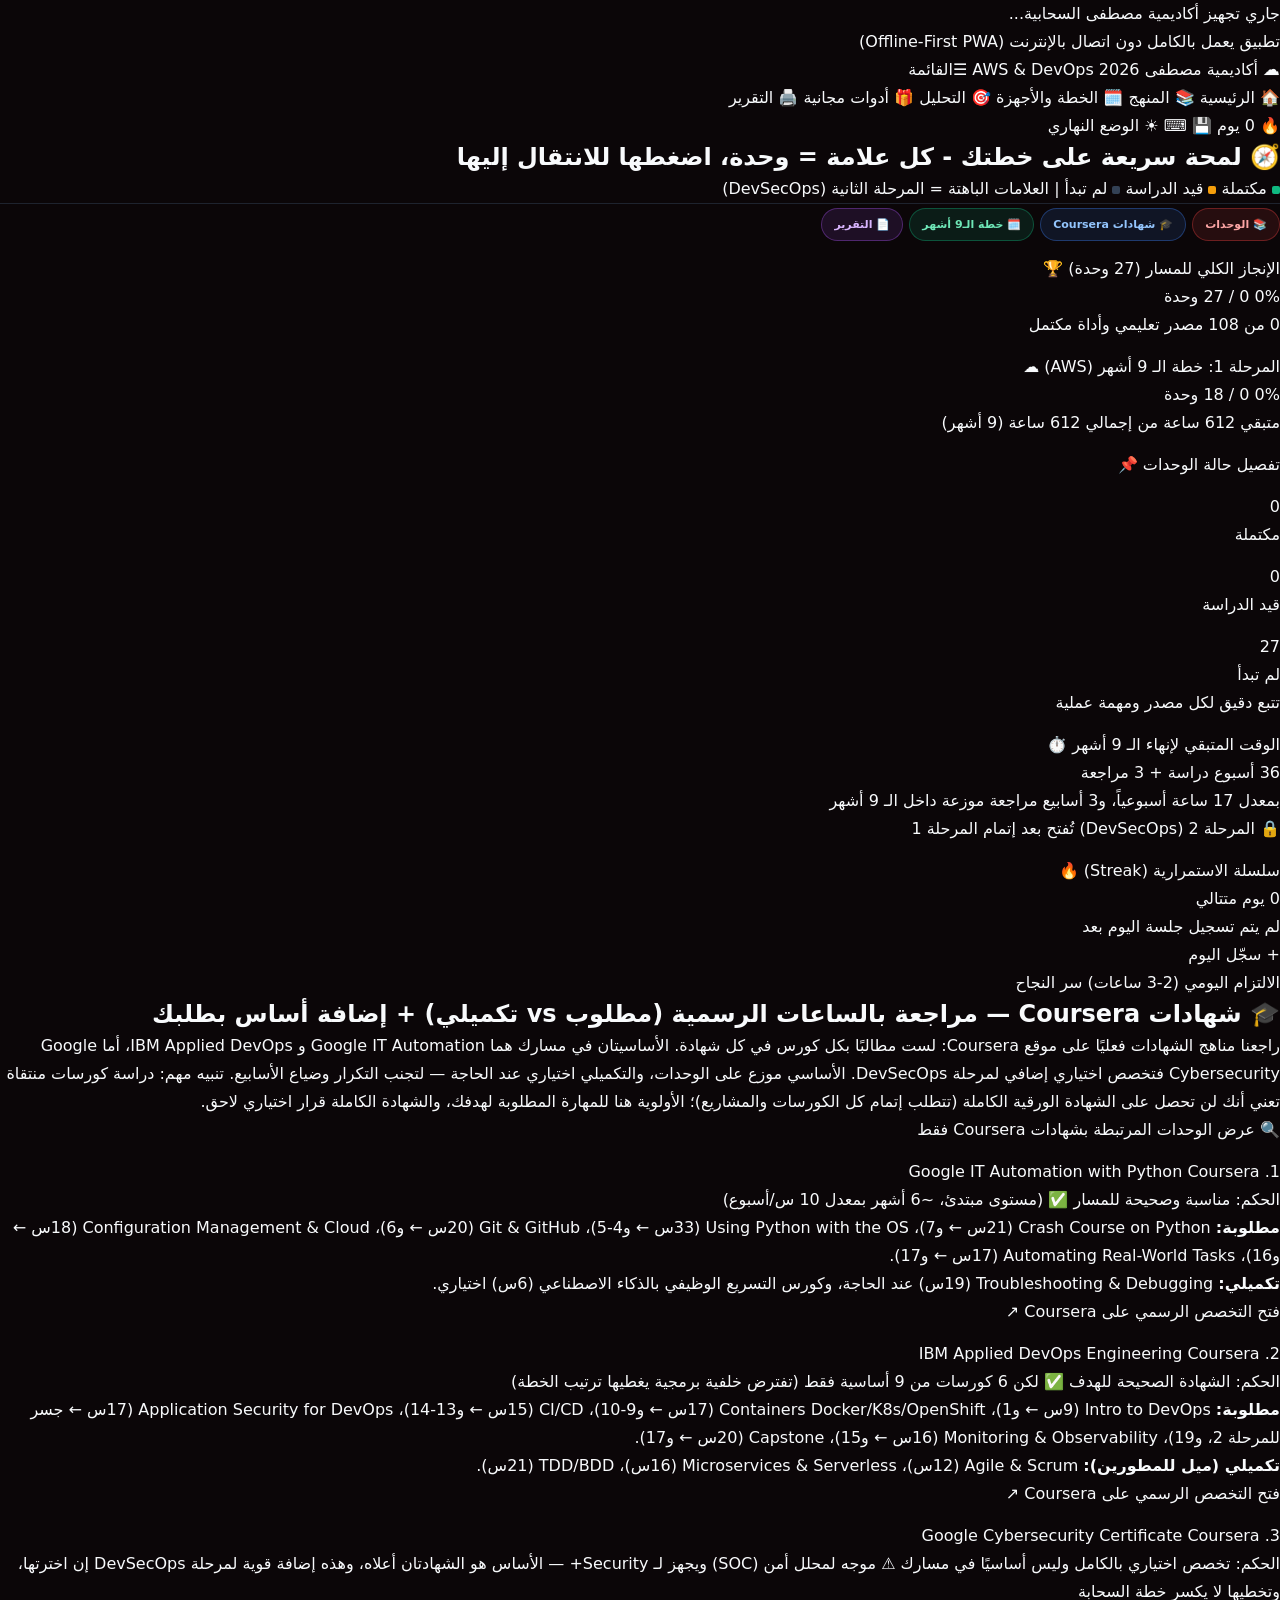
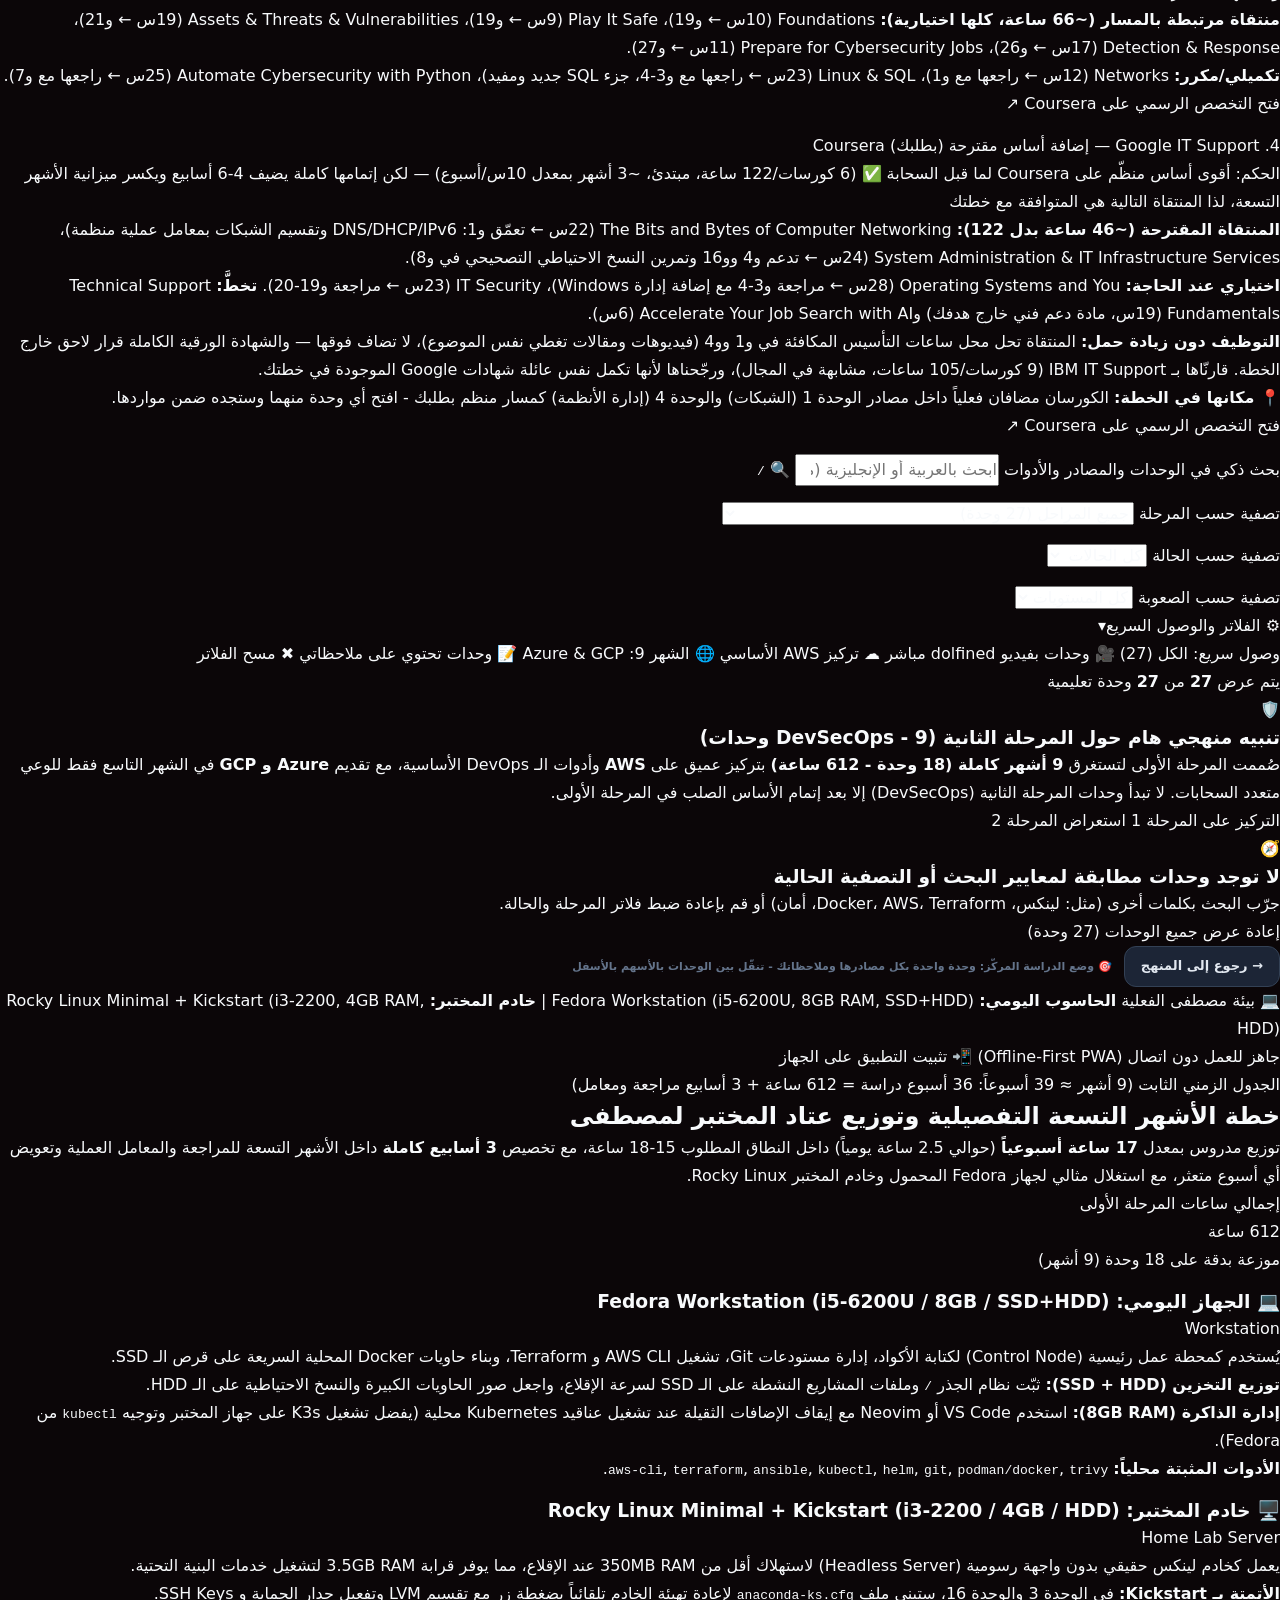
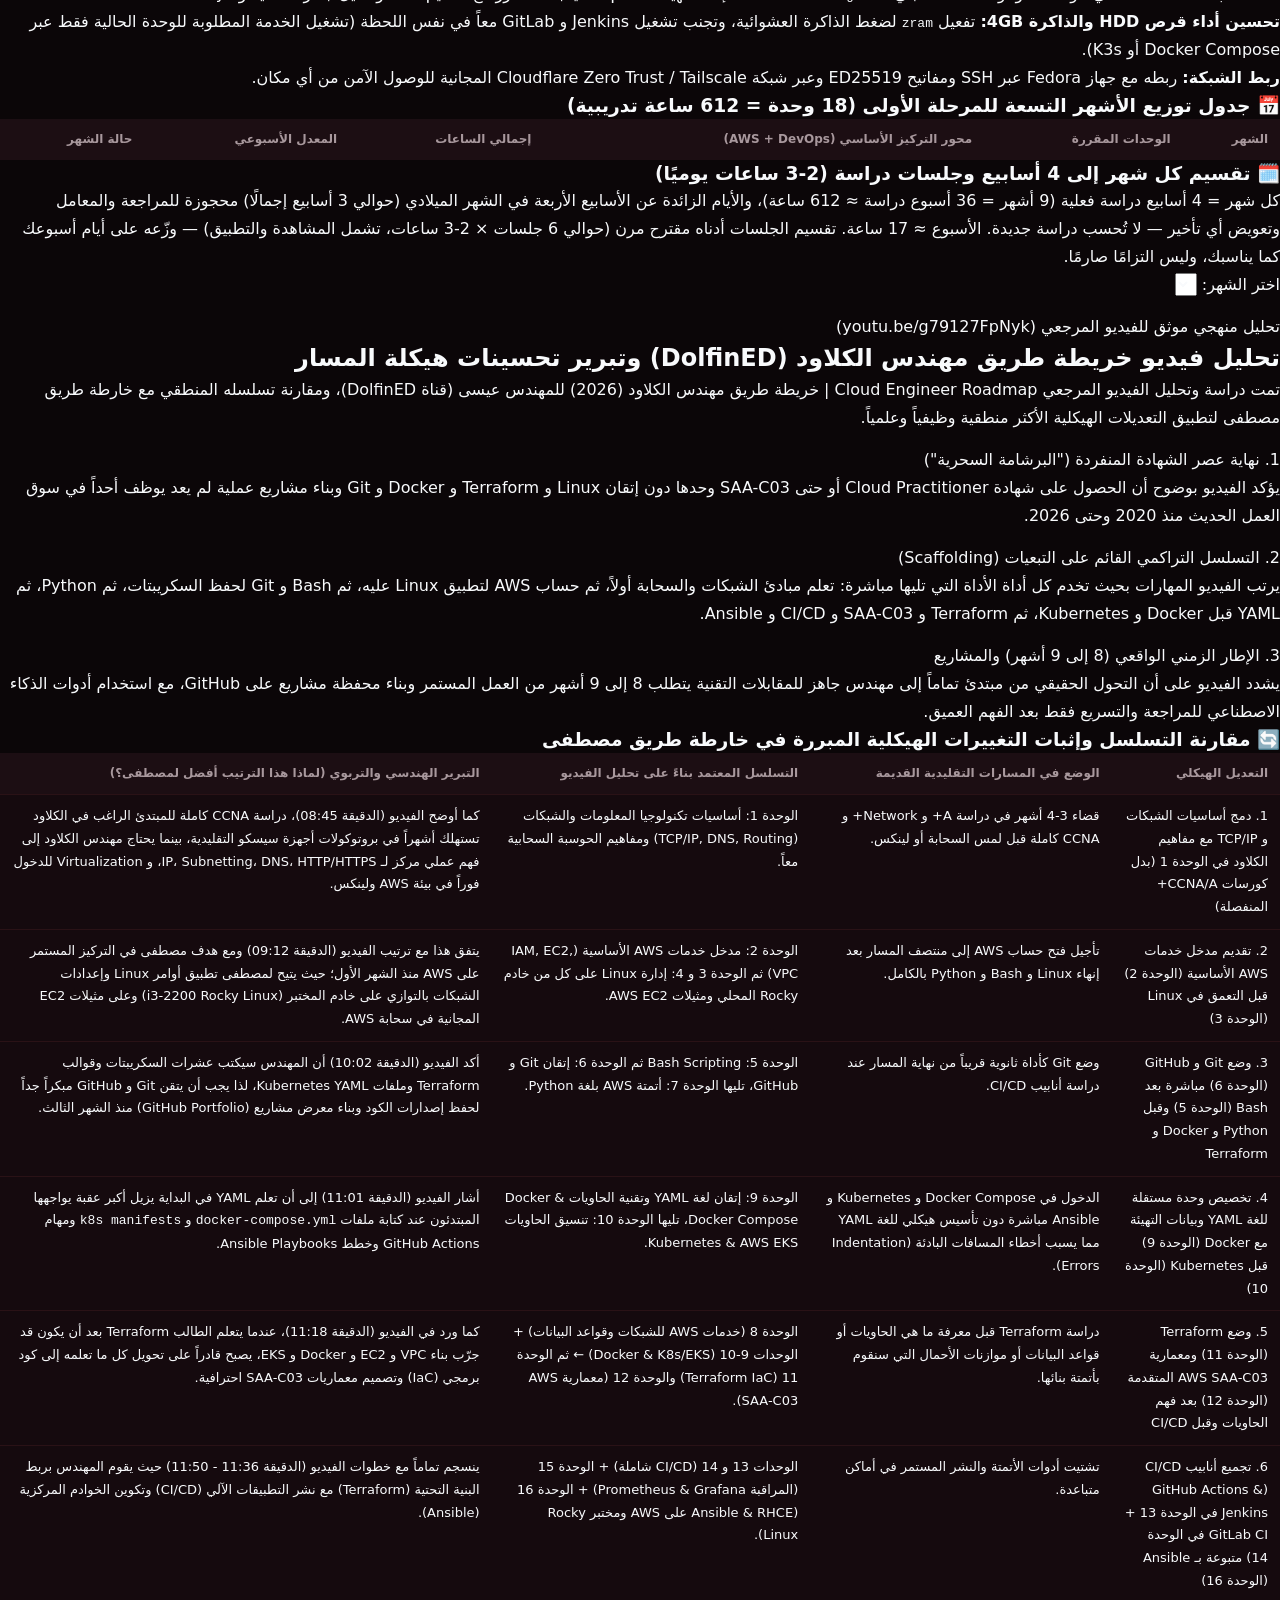
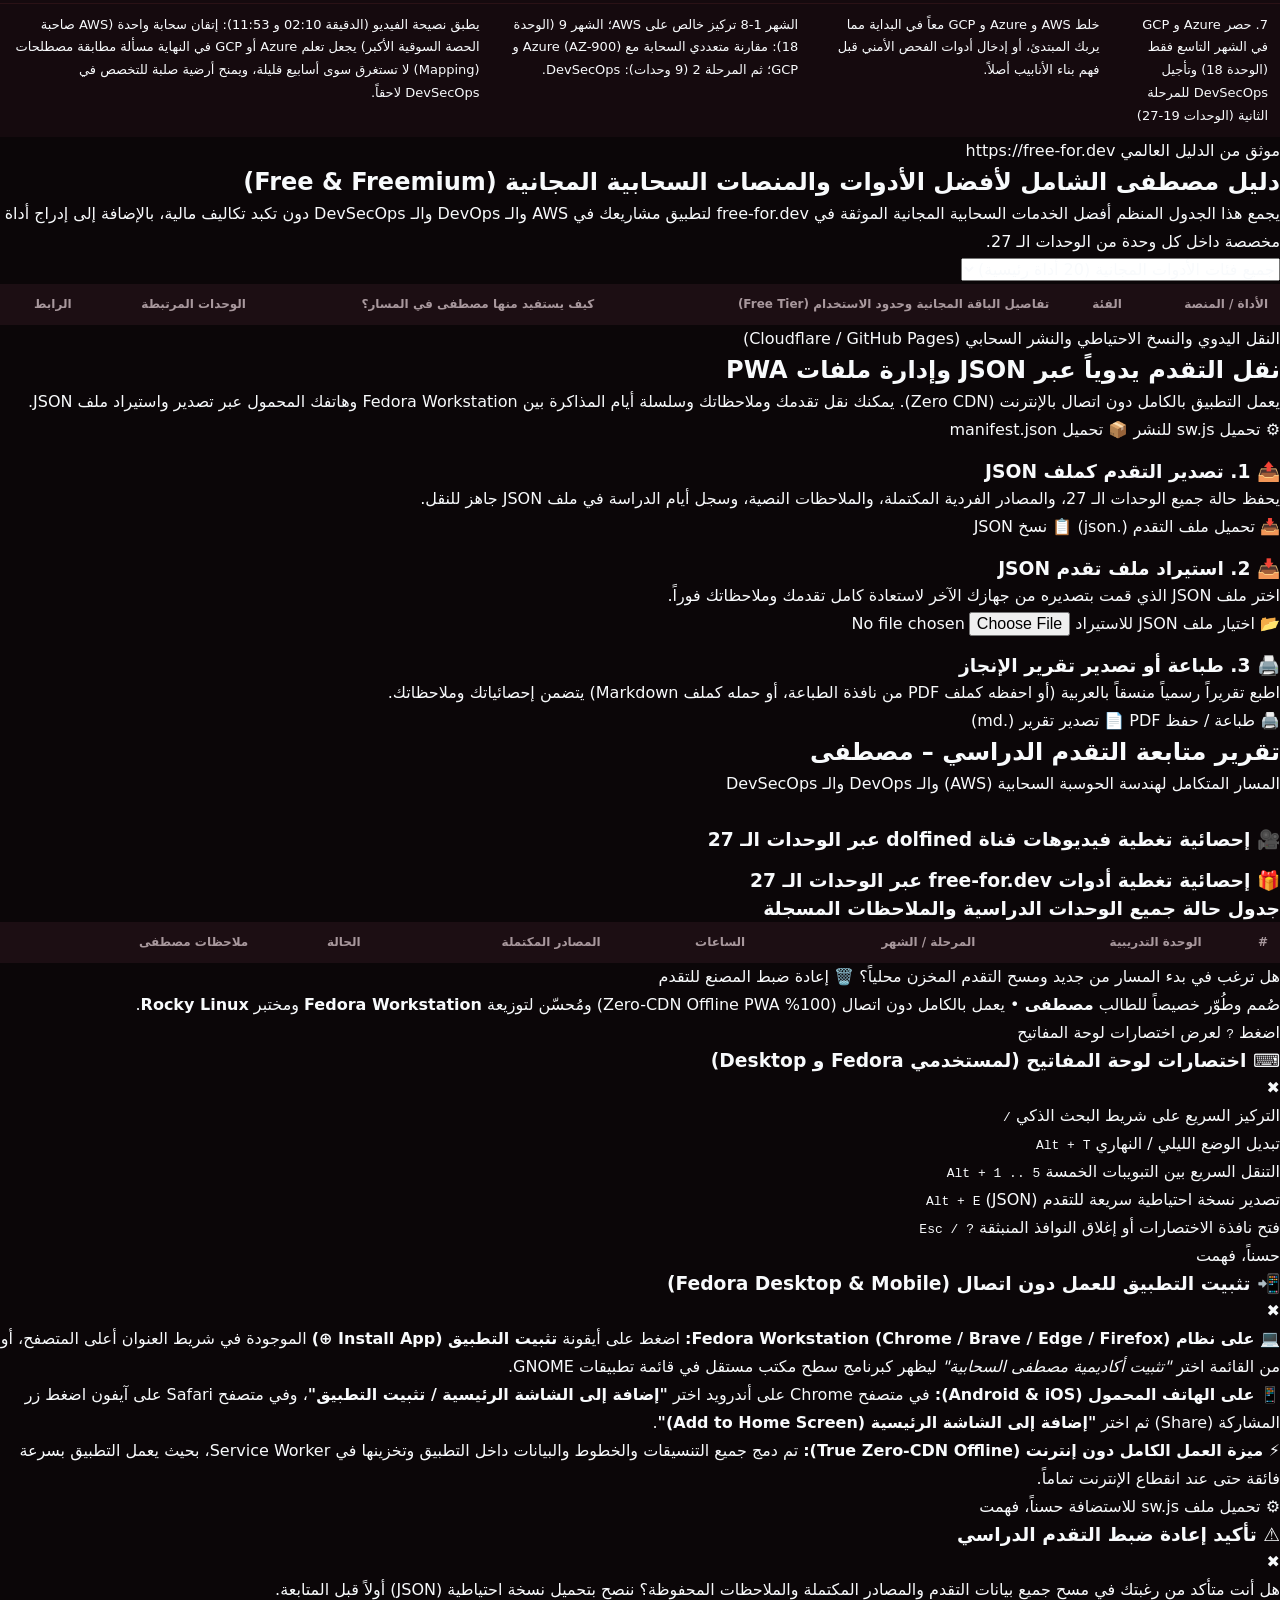
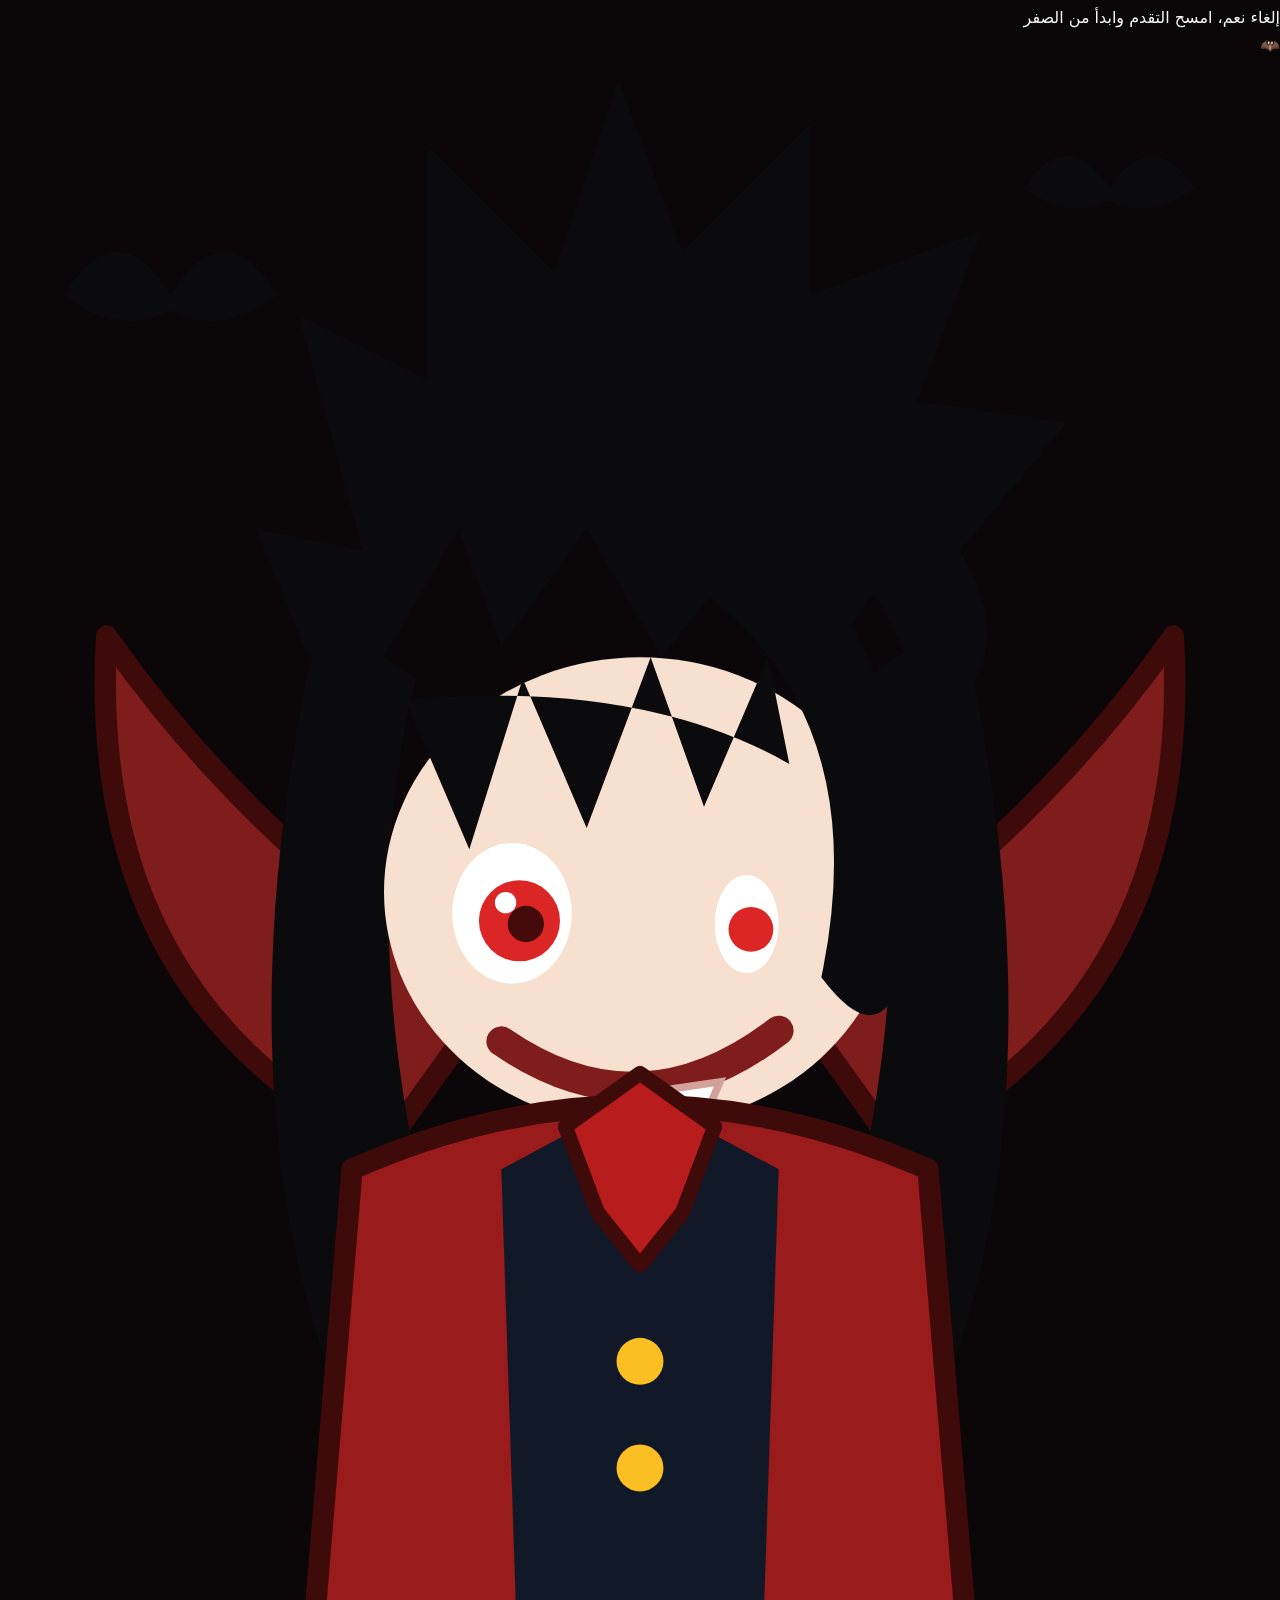
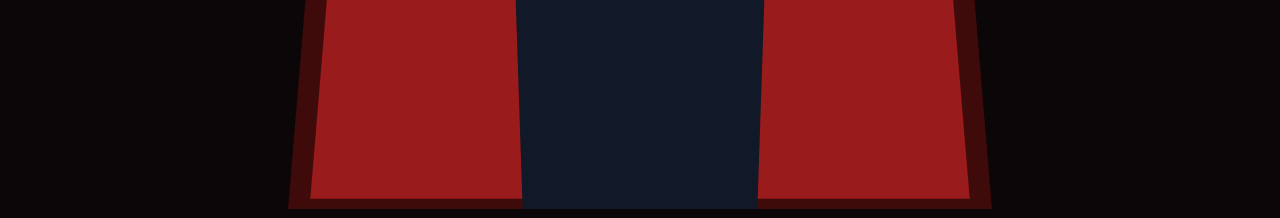
<file: 3-1-index.html>
<!DOCTYPE html>
<html lang="ar" dir="rtl" class="dark">
<head>
  <meta charset="UTF-8" />
  <meta name="viewport" content="width=device-width, initial-scale=1.0, maximum-scale=5.0" />
  <title>مسار مصطفى السحابي | البوابة التعليمية لهندسة السحابة والـ DevOps والـ DevSecOps</title>
  <meta name="description" content="تطبيق تعليمي تقدمي (PWA) يعمل دون اتصال بالإنترنت، مصمم خصيصاً لمصطفى للانتقال من الصفر إلى مهندس سحابة وبنية تحتية (AWS & DevOps & DevSecOps) خلال 9 أشهر. إصدار 5: إعادة هيكلة كاملة بمعمارية متعددة الملفات." />
  <meta name="theme-color" content="#140a0d" id="meta-theme-color" />
  <meta name="apple-mobile-web-app-capable" content="yes" />
  <meta name="apple-mobile-web-app-status-bar-style" content="black-translucent" />
  <meta name="apple-mobile-web-app-title" content="مسار مصطفى" />
  <link rel="manifest" href="./manifest.webmanifest" />
  <link rel="apple-touch-icon" href="./icons/icon-192.png" />
  <link rel="icon" type="image/svg+xml" href="data:image/svg+xml;utf8,<svg xmlns='http://www.w3.org/2000/svg' viewBox='0 0 100 100'><rect width='100' height='100' rx='22' fill='%230f172a'/><text x='50%' y='58%' dominant-baseline='middle' text-anchor='middle' font-size='62'>☁️</text></svg>" />
  <!-- v5.0.0: structural rebuild - separated stylesheet, data module and app logic -->
  <link rel="stylesheet" href="./styles.css" />
</head>
<body class="bg-slate-950 text-slate-100 min-h-screen flex flex-col selection:bg-brand-500 selection:text-slate-950 transition-colors duration-200">

  <!-- Clean App Loading State Overlay -->
  <div id="app-loading-overlay" role="status" aria-live="polite">
    <div class="loader-spinner"></div>
    <div class="text-center space-y-1">
      <div class="text-base font-extrabold text-brand-400">جاري تجهيز أكاديمية مصطفى السحابية...</div>
      <div class="text-xs text-slate-400">تطبيق يعمل بالكامل دون اتصال بالإنترنت (Offline-First PWA)</div>
    </div>
  </div>


  <!-- Slim sticky header: brand + primary navigation + compact tools.
       The only persistent chrome - learning content leads the page. -->
  <header id="sticky-nav-bar" class="no-print sticky top-0 z-40 backdrop-blur-md bg-slate-950/90 border-b border-slate-800/80 shadow-md">
    <div class="max-w-7xl mx-auto px-3 py-2 flex items-center gap-2" style="position:relative;">
      <span class="flex items-center gap-1.5 shrink-0">
        <span style="font-size:17px;line-height:1;" aria-hidden="true">☁️</span>
        <span class="brand-label text-sm font-extrabold text-white whitespace-nowrap">أكاديمية مصطفى</span>
        <span class="hidden lg:inline px-2 py-0.5 text-[10px] font-bold rounded-full bg-brand-500/15 text-brand-400 border border-brand-500/30">AWS &amp; DevOps 2026</span>
      </span>
      <button type="button" class="menu-btn" data-toggle-menu aria-label="قائمة التنقل" aria-expanded="false"><span style="font-size:16px;">☰</span><span>القائمة</span></button>
      <nav aria-label="التنقل الرئيسي" class="main-nav flex-1 flex items-center gap-1.5 overflow-x-auto pb-1 lg:pb-0" style="scrollbar-width:none;">
        <button type="button" data-nav="dashboard" class="nav-tab px-3 py-1.5 rounded-xl text-xs font-bold whitespace-nowrap transition flex items-center gap-1.5 bg-brand-500 text-slate-950 shadow-sm">
          <span>🏠</span>
          <span>الرئيسية</span>
        </button>
        <button type="button" data-nav="curriculum" class="nav-tab px-3 py-1.5 rounded-xl text-xs font-bold whitespace-nowrap transition flex items-center gap-1.5 bg-slate-900/90 hover:bg-slate-800 text-slate-300 border border-slate-800">
          <span>📚</span>
          <span>المنهج</span>
        </button>
        <button type="button" data-nav="plan9m" class="nav-tab px-3 py-1.5 rounded-xl text-xs font-bold whitespace-nowrap transition flex items-center gap-1.5 bg-slate-900/90 hover:bg-slate-800 text-slate-300 border border-slate-800">
          <span>🗓️</span>
          <span>الخطة والأجهزة</span>
        </button>
        <button type="button" data-nav="analysis" class="nav-tab px-3 py-1.5 rounded-xl text-xs font-bold whitespace-nowrap transition flex items-center gap-1.5 bg-slate-900/90 hover:bg-slate-800 text-slate-300 border border-slate-800">
          <span>🎯</span>
          <span>التحليل</span>
        </button>
        <button type="button" data-nav="freefordev" class="nav-tab px-3 py-1.5 rounded-xl text-xs font-bold whitespace-nowrap transition flex items-center gap-1.5 bg-slate-900/90 hover:bg-slate-800 text-slate-300 border border-slate-800">
          <span>🎁</span>
          <span>أدوات مجانية</span>
        </button>
        <button type="button" data-nav="report" class="nav-tab px-3 py-1.5 rounded-xl text-xs font-bold whitespace-nowrap transition flex items-center gap-1.5 bg-slate-900/90 hover:bg-slate-800 text-slate-300 border border-slate-800">
          <span>🖨️</span>
          <span>التقرير</span>
        </button>
      </nav>
      <div class="flex items-center gap-1 shrink-0">
        <button id="btn-Log-study" type="button" title="تسجيل جلسة مذاكرة اليوم (سلسلة الاستمرارية)" class="px-2 py-1.5 rounded-lg bg-emerald-500/15 hover:bg-emerald-500/25 text-emerald-400 border border-emerald-500/30 text-xs font-bold transition flex items-center gap-1">
          <span>🔥</span>
          <span id="streak-header-count">0 يوم</span>
        </button>
        <button id="btn-export-quick" type="button" title="تصدير نسخة احتياطية سريعة (JSON)" class="p-2 rounded-lg bg-slate-800 hover:bg-slate-700 text-slate-200 border border-slate-700 text-xs transition">💾</button>
        <button id="btn-shortcuts" type="button" title="اختصارات لوحة المفاتيح (?)" class="hidden sm:inline-block p-2 rounded-lg bg-slate-800 hover:bg-slate-700 text-slate-200 border border-slate-700 text-xs transition">⌨️</button>
        <button id="btn-theme" type="button" title="تبديل الوضع الليلي / النهاري (Alt+T)" class="p-2 rounded-lg bg-slate-800 hover:bg-slate-700 text-slate-200 border border-slate-700 text-xs transition flex items-center gap-1">
          <span id="theme-icon">☀️</span>
          <span id="theme-label" class="hidden lg:inline text-xs font-semibold">الوضع النهاري</span>
        </button>
      </div>
    </div>
  </header>

  <!-- Main Content Area -->
  <main class="flex-1 max-w-7xl w-full mx-auto px-4 py-6 space-y-8">

    <!-- ==================== VIEW 1: DASHBOARD & CURRICULUM ==================== -->
    <section id="view-dashboard" class="space-y-6">

      <!-- Plan at a Glance: quick navigation + per-unit progress strip.
           Pattern inspired by the MIT-licensed reference app Luck1y1337/kyoto-mission
           (status-height tick strip); implementation original, no code copied. -->
      <div id="continue-hero" class="kk-hero" style="display:none;"></div>

      <div id="plan-glance" class="p-4 rounded-2xl bg-slate-900/70 border border-slate-800/90 space-y-3">
        <div class="flex items-center justify-between gap-2 flex-wrap">
          <h2 class="text-sm font-extrabold text-white flex items-center gap-2">
            <span>🧭</span>
            <span>لمحة سريعة على خطتك - كل علامة = وحدة، اضغطها للانتقال إليها</span>
          </h2>
          <div id="plan-glance-counts" class="text-[11px] text-slate-400 font-semibold"></div>
        </div>
        <div id="plan-glance-strip" class="flex flex-wrap" style="gap:3px;align-items:flex-end;"></div>
        <div class="text-[10px] text-slate-500 font-semibold flex items-center gap-3 flex-wrap">
          <span><span style="display:inline-block;width:8px;height:8px;border-radius:2px;background:#10b981;"></span> مكتملة</span>
          <span><span style="display:inline-block;width:8px;height:8px;border-radius:2px;background:#f59e0b;"></span> قيد الدراسة</span>
          <span><span style="display:inline-block;width:8px;height:8px;border-radius:2px;background:#334155;"></span> لم تبدأ</span>
          <span class="text-slate-600">| العلامات الباهتة = المرحلة الثانية (DevSecOps)</span>
        </div>
        <div id="quick-nav" style="display:flex;gap:6px;flex-wrap:wrap;padding-top:4px;border-top:1px solid rgba(51,65,85,0.5);">
          <button type="button" data-goto="units" style="padding:6px 12px;border-radius:9999px;background:rgba(239,68,68,0.12);color:#fca5a5;border:1px solid rgba(239,68,68,0.35);font-size:11px;font-weight:800;cursor:pointer;">📚 الوحدات</button>
          <button type="button" data-goto="coursera" style="padding:6px 12px;border-radius:9999px;background:rgba(59,130,246,0.12);color:#93c5fd;border:1px solid rgba(59,130,246,0.35);font-size:11px;font-weight:800;cursor:pointer;">🎓 شهادات Coursera</button>
          <button type="button" data-goto="plan9m" style="padding:6px 12px;border-radius:9999px;background:rgba(16,185,129,0.12);color:#6ee7b7;border:1px solid rgba(16,185,129,0.35);font-size:11px;font-weight:800;cursor:pointer;">🗓️ خطة الـ9 أشهر</button>
          <button type="button" data-goto="report" style="padding:6px 12px;border-radius:9999px;background:rgba(168,85,247,0.12);color:#d8b4fe;border:1px solid rgba(168,85,247,0.35);font-size:11px;font-weight:800;cursor:pointer;">📄 التقرير</button>
        </div>
      </div>

      <!-- Top Progress Summary Cards -->
      <div class="grid grid-cols-1 sm:grid-cols-2 lg:grid-cols-5 gap-4">
        <!-- Card 1: Overall Completion -->
        <div class="p-4 rounded-2xl bg-slate-900/90 border border-slate-800 shadow-sm flex flex-col justify-between">
          <div class="flex items-center justify-between">
            <span class="text-xs font-bold text-slate-400">الإنجاز الكلي للمسار (27 وحدة)</span>
            <span class="text-lg">🏆</span>
          </div>
          <div class="my-2">
            <div class="flex items-baseline justify-between">
              <span id="stat-overall-pct" class="text-2xl font-extrabold text-white">0%</span>
              <span id="stat-overall-fraction" class="text-xs text-slate-400 font-mono">0 / 27 وحدة</span>
            </div>
            <div class="w-full h-2.5 bg-slate-800 rounded-full overflow-hidden mt-2">
              <div id="bar-overall-pct" class="h-full bg-gradient-to-l from-brand-400 to-brand-600 transition-all duration-500" style="width: 0%"></div>
            </div>
          </div>
          <p id="stat-resources-done" class="text-[11px] text-slate-400">0 من 108 مصدر تعليمي وأداة مكتمل</p>
        </div>

        <!-- Card 2: Phase 1 (9-Month AWS & DevOps Goal) -->
        <div class="p-4 rounded-2xl bg-slate-900/90 border border-brand-500/30 shadow-sm flex flex-col justify-between">
          <div class="flex items-center justify-between">
            <span class="text-xs font-bold text-brand-400">المرحلة 1: خطة الـ 9 أشهر (AWS)</span>
            <span class="text-lg">☁️</span>
          </div>
          <div class="my-2">
            <div class="flex items-baseline justify-between">
              <span id="stat-p1-pct" class="text-2xl font-extrabold text-brand-400">0%</span>
              <span id="stat-p1-units" class="text-xs text-slate-400 font-mono">0 / 18 وحدة</span>
            </div>
            <div class="w-full h-2.5 bg-slate-800 rounded-full overflow-hidden mt-2">
              <div id="bar-p1-pct" class="h-full bg-brand-500 transition-all duration-500" style="width: 0%"></div>
            </div>
          </div>
          <p id="stat-p1-hours" class="text-[11px] text-slate-300">متبقي 612 ساعة من إجمالي 612 ساعة (9 أشهر)</p>
        </div>

        <!-- Card 3: Unit Status Breakdown -->
        <div class="p-4 rounded-2xl bg-slate-900/90 border border-slate-800 shadow-sm flex flex-col justify-between">
          <div class="flex items-center justify-between">
            <span class="text-xs font-bold text-slate-400">تفصيل حالة الوحدات</span>
            <span class="text-lg">📌</span>
          </div>
          <div class="grid grid-cols-3 gap-2 my-2 text-center">
            <div class="p-1.5 rounded-xl bg-emerald-500/10 border border-emerald-500/20">
              <div id="stat-count-completed" class="text-lg font-extrabold text-emerald-400 font-mono">0</div>
              <div class="text-[10px] text-emerald-300">مكتملة</div>
            </div>
            <div class="p-1.5 rounded-xl bg-amber-500/10 border border-amber-500/20">
              <div id="stat-count-inprogress" class="text-lg font-extrabold text-amber-400 font-mono">0</div>
              <div class="text-[10px] text-amber-300">قيد الدراسة</div>
            </div>
            <div class="p-1.5 rounded-xl bg-slate-800/80 border border-slate-700">
              <div id="stat-count-notstarted" class="text-lg font-extrabold text-slate-300 font-mono">27</div>
              <div class="text-[10px] text-slate-400">لم تبدأ</div>
            </div>
          </div>
          <p class="text-[11px] text-slate-400">تتبع دقيق لكل مصدر ومهمة عملية</p>
        </div>

        <!-- Card 4: Remaining Time Estimate -->
        <div class="p-4 rounded-2xl bg-slate-900/90 border border-slate-800 shadow-sm flex flex-col justify-between">
          <div class="flex items-center justify-between">
            <span class="text-xs font-bold text-slate-400">الوقت المتبقي لإنهاء الـ 9 أشهر</span>
            <span class="text-lg">⏱️</span>
          </div>
          <div class="my-2">
            <div id="stat-remaining-weeks" class="text-xl font-extrabold text-white">36 أسبوع دراسة + 3 مراجعة</div>
            <div id="stat-remaining-hours-detail" class="text-xs text-brand-400 mt-1 font-medium">بمعدل 17 ساعة أسبوعياً، و3 أسابيع مراجعة موزعة داخل الـ 9 أشهر</div>
          </div>
          <p id="stat-phase2-unlock" class="text-[11px] text-slate-400">🔒 المرحلة 2 (DevSecOps) تُفتح بعد إتمام المرحلة 1</p>
        </div>

        <!-- Card 5: Study Streak & Quick Check-in -->
        <div class="p-4 rounded-2xl bg-slate-900/90 border border-emerald-500/30 shadow-sm flex flex-col justify-between">
          <div class="flex items-center justify-between">
            <span class="text-xs font-bold text-emerald-400">سلسلة الاستمرارية (Streak)</span>
            <span class="text-lg">🔥</span>
          </div>
          <div class="my-2 flex items-center justify-between">
            <div>
              <div class="flex items-baseline gap-1">
                <span id="stat-streak-days" class="text-2xl font-extrabold text-emerald-400 font-mono">0</span>
                <span class="text-xs text-slate-300 font-bold">يوم متتالي</span>
              </div>
              <p id="stat-last-study" class="text-[11px] text-slate-400 mt-0.5">لم يتم تسجيل جلسة اليوم بعد</p>
            </div>
            <button id="btn-card-streak" type="button" class="px-3 py-2 rounded-xl bg-emerald-500 hover:bg-emerald-400 text-slate-950 font-extrabold text-xs transition shadow">
              + سجّل اليوم
            </button>
          </div>
          <p class="text-[11px] text-slate-400">الالتزام اليومي (2-3 ساعات) سر النجاح</p>
        </div>
      </div>

      <!-- Coursera Specializations Integration Bar -->
      <div id="coursera-section" class="p-4 rounded-2xl bg-slate-900/70 border border-slate-800/90">
        <div class="flex flex-col md:flex-row md:items-center justify-between gap-3 mb-3">
          <div>
            <h2 class="text-sm font-extrabold text-white flex items-center gap-2">
              <span>🎓</span>
              <span>شهادات Coursera — مراجعة بالساعات الرسمية (مطلوب vs تكميلي) + إضافة أساس بطلبك</span>
            </h2>
            <p class="text-xs text-slate-400">راجعنا مناهج الشهادات فعليًا على موقع Coursera: لست مطالبًا بكل كورس في كل شهادة. الأساسيتان في مسارك هما Google IT Automation و IBM Applied DevOps، أما Google Cybersecurity فتخصص اختياري إضافي لمرحلة DevSecOps. الأساسي موزع على الوحدات، والتكميلي اختياري عند الحاجة — لتجنب التكرار وضياع الأسابيع. تنبيه مهم: دراسة كورسات منتقاة تعني أنك لن تحصل على الشهادة الورقية الكاملة (تتطلب إتمام كل الكورسات والمشاريع)؛ الأولوية هنا للمهارة المطلوبة لهدفك، والشهادة الكاملة قرار اختياري لاحق.</p>
          </div>
          <button type="button" id="btn-filter-coursera" class="self-start md:self-auto px-3 py-1.5 rounded-xl bg-blue-500/15 hover:bg-blue-500/25 text-blue-400 border border-blue-500/30 text-xs font-bold transition">
            🔍 عرض الوحدات المرتبطة بشهادات Coursera فقط
          </button>
        </div>
        <div class="grid grid-cols-1 md:grid-cols-2 lg:grid-cols-4 gap-3 text-xs">
          <div class="p-3 rounded-xl bg-slate-950/70 border border-slate-800 flex flex-col justify-between">
            <div>
              <div class="flex items-center justify-between gap-2 mb-1">
                <span class="font-bold text-amber-400">1. Google IT Automation with Python</span>
                <span class="en-tag">Coursera</span>
              </div>
              <p class="text-emerald-300/90 text-[11px] font-semibold mb-1">الحكم: مناسبة وصحيحة للمسار ✅ (مستوى مبتدئ، ~6 أشهر بمعدل 10 س/أسبوع)</p>
              <p class="text-slate-400 text-[11px]"><strong class="text-slate-200">مطلوبة:</strong> Crash Course on Python (21س ← و7)، Using Python with the OS (33س ← و4-5)، Git &amp; GitHub (20س ← و6)، Configuration Management &amp; Cloud (18س ← و16)، Automating Real-World Tasks (17س ← و17).</p>
              <p class="text-slate-500 text-[11px] mt-1"><strong>تكميلي:</strong> Troubleshooting &amp; Debugging (19س) عند الحاجة، وكورس التسريع الوظيفي بالذكاء الاصطناعي (6س) اختياري.</p>
            </div>
            <a href="https://www.coursera.org/professional-certificates/google-it-automation" target="_blank" rel="noopener noreferrer" class="mt-2 inline-flex items-center gap-1 text-brand-400 hover:underline font-semibold">
              <span>فتح التخصص الرسمي على Coursera</span>
              <span>↗</span>
            </a>
          </div>
          <div class="p-3 rounded-xl bg-slate-950/70 border border-slate-800 flex flex-col justify-between">
            <div>
              <div class="flex items-center justify-between gap-2 mb-1">
                <span class="font-bold text-cyan-400">2. IBM Applied DevOps Engineering</span>
                <span class="en-tag">Coursera</span>
              </div>
              <p class="text-emerald-300/90 text-[11px] font-semibold mb-1">الحكم: الشهادة الصحيحة للهدف ✅ لكن 6 كورسات من 9 أساسية فقط (تفترض خلفية برمجية يغطيها ترتيب الخطة)</p>
              <p class="text-slate-400 text-[11px]"><strong class="text-slate-200">مطلوبة:</strong> Intro to DevOps (9س ← و1)، Containers Docker/K8s/OpenShift (17س ← و9-10)، CI/CD (15س ← و13-14)، Application Security for DevOps (17س ← جسر للمرحلة 2، و19)، Monitoring &amp; Observability (16س ← و15)، Capstone (20س ← و17).</p>
              <p class="text-slate-500 text-[11px] mt-1"><strong>تكميلي (ميل للمطورين):</strong> Agile &amp; Scrum (12س)، Microservices &amp; Serverless (16س)، TDD/BDD (21س).</p>
            </div>
            <a href="https://www.coursera.org/professional-certificates/ibm-applied-devops-engineering" target="_blank" rel="noopener noreferrer" class="mt-2 inline-flex items-center gap-1 text-cyan-400 hover:underline font-semibold">
              <span>فتح التخصص الرسمي على Coursera</span>
              <span>↗</span>
            </a>
          </div>
          <div class="p-3 rounded-xl bg-slate-950/70 border border-slate-800 flex flex-col justify-between">
            <div>
              <div class="flex items-center justify-between gap-2 mb-1">
                <span class="font-bold text-emerald-400">3. Google Cybersecurity Certificate</span>
                <span class="en-tag">Coursera</span>
              </div>
              <p class="text-amber-300/90 text-[11px] font-semibold mb-1">الحكم: تخصص اختياري بالكامل وليس أساسيًا في مسارك ⚠️ موجه لمحلل أمن (SOC) ويجهز لـ Security+ — الأساس هو الشهادتان أعلاه، وهذه إضافة قوية لمرحلة DevSecOps إن اخترتها، وتخطيها لا يكسر خطة السحابة</p>
              <p class="text-slate-400 text-[11px]"><strong class="text-slate-200">منتقاة مرتبطة بالمسار (~66 ساعة، كلها اختيارية):</strong> Foundations (10س ← و19)، Play It Safe (9س ← و19)، Assets &amp; Threats &amp; Vulnerabilities (19س ← و21)، Detection &amp; Response (17س ← و26)، Prepare for Cybersecurity Jobs (11س ← و27).</p>
              <p class="text-slate-500 text-[11px] mt-1"><strong>تكميلي/مكرر:</strong> Networks (12س ← راجعها مع و1)، Linux &amp; SQL (23س ← راجعها مع و3-4، جزء SQL جديد ومفيد)، Automate Cybersecurity with Python (25س ← راجعها مع و7).</p>
            </div>
            <a href="https://www.coursera.org/professional-certificates/google-cybersecurity" target="_blank" rel="noopener noreferrer" class="mt-2 inline-flex items-center gap-1 text-emerald-400 hover:underline font-semibold">
              <span>فتح التخصص الرسمي على Coursera</span>
              <span>↗</span>
            </a>
          </div>
          <div class="p-3 rounded-xl bg-slate-950/70 border border-amber-500/40 flex flex-col justify-between">
            <div>
              <div class="flex items-center justify-between gap-2 mb-1">
                <span class="font-bold text-amber-300">4. Google IT Support — إضافة أساس مقترحة (بطلبك)</span>
                <span class="en-tag">Coursera</span>
              </div>
              <p class="text-emerald-300/90 text-[11px] font-semibold mb-1">الحكم: أقوى أساس منظّم على Coursera لما قبل السحابة ✅ (6 كورسات/122 ساعة، مبتدئ، ~3 أشهر بمعدل 10س/أسبوع) — لكن إتمامها كاملة يضيف 4-6 أسابيع ويكسر ميزانية الأشهر التسعة، لذا المنتقاة التالية هي المتوافقة مع خطتك</p>
              <p class="text-slate-400 text-[11px]"><strong class="text-slate-200">المنتقاة المقترحة (~46 ساعة بدل 122):</strong> The Bits and Bytes of Computer Networking (22س ← تعمّق و1: DNS/DHCP/IPv6 وتقسيم الشبكات بمعامل عملية منظمة)، System Administration &amp; IT Infrastructure Services (24س ← تدعم و4 وو16 وتمرين النسخ الاحتياطي التصحيحي في و8).</p>
              <p class="text-slate-500 text-[11px] mt-1"><strong>اختياري عند الحاجة:</strong> Operating Systems and You (28س ← مراجعة و3-4 مع إضافة إدارة Windows)، IT Security (23س ← مراجعة و19-20). <strong>تخطَّ:</strong> Technical Support Fundamentals (19س، مادة دعم فني خارج هدفك) وAccelerate Your Job Search with AI (6س).</p>
              <p class="text-slate-500 text-[11px] mt-1"><strong>التوظيف دون زيادة حمل:</strong> المنتقاة تحل محل ساعات التأسيس المكافئة في و1 وو4 (فيديوهات ومقالات تغطي نفس الموضوع)، لا تضاف فوقها — والشهادة الورقية الكاملة قرار لاحق خارج الخطة. قارنّاها بـ IBM IT Support (9 كورسات/105 ساعات، مشابهة في المجال)، ورجّحناها لأنها تكمل نفس عائلة شهادات Google الموجودة في خطتك.</p>
              <p class="text-slate-500 text-[11px] mt-1"><strong>📍 مكانها في الخطة:</strong> الكورسان مضافان فعلياً داخل مصادر الوحدة 1 (الشبكات) والوحدة 4 (إدارة الأنظمة) كمسار منظم بطلبك - افتح أي وحدة منهما وستجده ضمن مواردها.</p>
            </div>
            <a href="https://www.coursera.org/professional-certificates/google-it-support" target="_blank" rel="noopener noreferrer" class="mt-2 inline-flex items-center gap-1 text-amber-300 hover:underline font-semibold">
              <span>فتح التخصص الرسمي على Coursera</span>
              <span>↗</span>
            </a>
          </div>
        </div>
      </div>


    </section>

    <!-- ==================== VIEW: CURRICULUM - focused study area (months/weeks/lessons organized) ==================== -->
    <section id="view-curriculum" class="hidden space-y-6">
      <!-- Search & Multi-Facet Filter Bar (selects/pills collapse behind a toggle on mobile) -->
      <div id="filters-panel" class="p-4 rounded-2xl bg-slate-900/95 border border-slate-800 shadow-md space-y-4">
        <div class="grid grid-cols-1 lg:grid-cols-12 gap-3 items-center">
          <!-- Smart Search Input -->
          <div class="lg:col-span-5 relative">
            <label for="input-search" class="sr-only">بحث ذكي في الوحدات والمصادر والأدوات</label>
            <input
              id="input-search"
              type="search"
              placeholder="ابحث بالعربية أو الإنجليزية (مثال: AWS, Terraform, لينكس, dolfined, Docker, أمان)..."
              class="w-full pr-10 pl-20 py-2.5 rounded-xl bg-slate-950 border border-slate-700 focus:border-brand-500 focus:outline-none text-sm text-white placeholder-slate-500"
            />
            <span class="absolute right-3.5 top-3 text-slate-400 pointer-events-none">🔍</span>
            <kbd class="absolute left-3 top-2.5 px-1.5 py-0.5 text-[10px] font-mono bg-slate-800 text-slate-400 rounded border border-slate-700 pointer-events-none">/</kbd>
          </div>

          <!-- Phase Filter -->
          <div class="lg:col-span-3 filter-extra">
            <label for="select-phase" class="sr-only">تصفية حسب المرحلة</label>
            <select id="select-phase" class="w-full px-3 py-2.5 rounded-xl bg-slate-950 border border-slate-700 focus:border-brand-500 focus:outline-none text-xs sm:text-sm text-slate-200 font-semibold">
              <option value="all">جميع المراحل (27 وحدة)</option>
              <option value="1">المرحلة 1: تأسيس DevOps و AWS (18 وحدة - 9 أشهر)</option>
              <option value="2">المرحلة 2: أمن DevSecOps المتقدم (9 وحدات)</option>
            </select>
          </div>

          <!-- Status Filter -->
          <div class="lg:col-span-2 filter-extra">
            <label for="select-status" class="sr-only">تصفية حسب الحالة</label>
            <select id="select-status" class="w-full px-3 py-2.5 rounded-xl bg-slate-950 border border-slate-700 focus:border-brand-500 focus:outline-none text-xs sm:text-sm text-slate-200 font-semibold">
              <option value="all">كل الحالات</option>
              <option value="not_started">لم تبدأ</option>
              <option value="in_progress">قيد الدراسة</option>
              <option value="completed">مكتملة</option>
            </select>
          </div>

          <!-- Difficulty Filter -->
          <div class="lg:col-span-2 filter-extra">
            <label for="select-difficulty" class="sr-only">تصفية حسب الصعوبة</label>
            <select id="select-difficulty" class="w-full px-3 py-2.5 rounded-xl bg-slate-950 border border-slate-700 focus:border-brand-500 focus:outline-none text-xs sm:text-sm text-slate-200 font-semibold">
              <option value="all">كل المستويات</option>
              <option value="مبتدئ">مبتدئ</option>
              <option value="متوسط">متوسط</option>
              <option value="متقدم">متقدم</option>
            </select>
          </div>
        </div>

        <button type="button" data-toggle-filters class="filter-toggle" aria-expanded="false"><span>⚙️ الفلاتر والوصول السريع</span><span class="ft-caret">▾</span></button>

        <!-- Secondary Filter Pills & Results Counter -->
        <div class="flex flex-wrap items-center justify-between gap-2 pt-2 border-t border-slate-800/80 text-xs filter-extra">
          <div class="flex flex-wrap items-center gap-1.5">
            <span class="text-slate-400 ml-1">وصول سريع:</span>
            <button type="button" data-quick-filter="all" class="quick-pill px-2.5 py-1 rounded-lg bg-brand-500 text-slate-950 font-bold transition">الكل (27)</button>
            <button type="button" data-quick-filter="dolfined" class="quick-pill px-2.5 py-1 rounded-lg bg-slate-800 hover:bg-slate-700 text-slate-300 transition">🎥 وحدات بفيديو dolfined مباشر</button>
            <button type="button" data-quick-filter="aws" class="quick-pill px-2.5 py-1 rounded-lg bg-slate-800 hover:bg-slate-700 text-amber-300 transition">☁️ تركيز AWS الأساسي</button>
            <button type="button" data-quick-filter="multicloud" class="quick-pill px-2.5 py-1 rounded-lg bg-slate-800 hover:bg-slate-700 text-cyan-300 transition">🌐 الشهر 9: Azure & GCP</button>
            <button type="button" data-quick-filter="hasnotes" class="quick-pill px-2.5 py-1 rounded-lg bg-slate-800 hover:bg-slate-700 text-emerald-300 transition">📝 وحدات تحتوي على ملاحظاتي</button>
            <button type="button" id="btn-reset-filters" class="px-2.5 py-1 rounded-lg bg-rose-500/15 hover:bg-rose-500/25 text-rose-300 border border-rose-500/30 transition hidden">✖ مسح الفلاتر</button>
          </div>
          <div id="search-results-counter" class="text-slate-400 font-medium">
            يتم عرض <strong class="text-white">27</strong> من <strong class="text-white">27</strong> وحدة تعليمية
          </div>
        </div>
      </div>

      <!-- Phase 2 Gate Banner (Notice that Phase 2 starts after 9-month Phase 1) -->
      <div id="phase2-notice-banner" class="p-4 rounded-2xl bg-gradient-to-l from-teal-950/60 via-slate-900 to-slate-900 border border-teal-500/30 flex flex-col sm:flex-row sm:items-center justify-between gap-3">
        <div class="flex items-start gap-3">
          <div class="w-10 h-10 rounded-xl bg-teal-500/20 border border-teal-500/40 flex items-center justify-center text-lg shrink-0">
            🛡️
          </div>
          <div>
            <h3 class="text-sm font-bold text-teal-300">تنبيه منهجي هام حول المرحلة الثانية (DevSecOps - 9 وحدات)</h3>
            <p class="phase-banner-text text-xs text-slate-300 mt-0.5">
              صُممت المرحلة الأولى لتستغرق <strong>9 أشهر كاملة (18 وحدة - 612 ساعة)</strong> بتركيز عميق على <strong>AWS</strong> وأدوات الـ DevOps الأساسية، مع تقديم <strong>Azure و GCP</strong> في الشهر التاسع فقط للوعي متعدد السحابات. لا تبدأ وحدات المرحلة الثانية (DevSecOps) إلا بعد إتمام الأساس الصلب في المرحلة الأولى.
            </p>
          </div>
        </div>
        <div class="flex items-center gap-2 shrink-0">
          <button type="button" id="btn-jump-phase1" class="px-3 py-1.5 rounded-xl bg-brand-500 hover:bg-brand-400 text-slate-950 font-bold text-xs transition">
            التركيز على المرحلة 1
          </button>
          <button type="button" id="btn-jump-phase2" class="px-3 py-1.5 rounded-xl bg-slate-800 hover:bg-slate-700 text-teal-300 border border-teal-500/30 font-bold text-xs transition">
            استعراض المرحلة 2
          </button>
        </div>
      </div>

      <!-- Units Grid Container -->
      <div id="units-container" class="space-y-3"></div>

      <!-- Empty State when Search/Filters match nothing -->
      <div id="units-empty-state" class="hidden p-12 rounded-2xl bg-slate-900/80 border border-slate-800 text-center space-y-3">
        <div class="text-4xl">🧭</div>
        <h3 class="text-lg font-bold text-white">لا توجد وحدات مطابقة لمعايير البحث أو التصفية الحالية</h3>
        <p class="text-sm text-slate-400 max-w-md mx-auto">
          جرّب البحث بكلمات أخرى (مثل: لينكس، Docker، AWS، Terraform، أمان) أو قم بإعادة ضبط فلاتر المرحلة والحالة.
        </p>
        <button type="button" id="btn-empty-reset" class="px-4 py-2 rounded-xl bg-brand-500 hover:bg-brand-400 text-slate-950 font-bold text-sm transition">
          إعادة عرض جميع الوحدات (27 وحدة)
        </button>
      </div>

    </section>

    <!-- ==================== VIEW: UNIT STUDY MODE - one unit, all sources and notes ==================== -->
    <section id="view-unit" class="hidden space-y-4">
      <div style="display:flex;align-items:center;gap:12px;flex-wrap:wrap;">
        <button type="button" id="btn-study-back" style="padding:8px 16px;border-radius:12px;background:rgba(30,41,59,0.9);color:#e2e8f0;border:1px solid #334155;font-size:13px;font-weight:800;cursor:pointer;">→ رجوع إلى المنهج</button>
        <p class="study-hint" style="font-size:11px;color:#64748b;font-weight:700;">🎯 وضع الدراسة المركّز: وحدة واحدة بكل مصادرها وملاحظاتك - تنقّل بين الوحدات بالأسهم بالأسفل</p>
      </div>
      <div id="unit-study-host" class="space-y-6"></div>
      <div id="unit-study-nav" style="display:flex;align-items:center;justify-content:space-between;gap:8px;"></div>
    </section>

    <!-- ==================== VIEW 2: 9-MONTH PLAN & HARDWARE LAB ==================== -->
    <section id="view-plan9m" class="hidden space-y-6">
  <!-- Top Announcement / Hardware Context & Live Offline Connectivity Bar -->
  <div class="env-banner no-print bg-gradient-to-l from-slate-900 via-slate-900 to-amber-950/40 rounded-2xl border border-slate-800/80 px-4 py-3 text-xs">
    <div class="max-w-7xl mx-auto flex flex-wrap items-center justify-between gap-2">
      <div class="flex items-center gap-2 flex-wrap">
        <span class="inline-flex items-center gap-1 px-2 py-0.5 rounded bg-brand-500/20 text-brand-400 font-semibold border border-brand-500/30">
          💻 بيئة مصطفى الفعلية
        </span>
        <span class="text-slate-300 env-detail">
          <strong>الحاسوب اليومي:</strong> Fedora Workstation (i5-6200U, 8GB RAM, SSD+HDD)
        </span>
        <span class="text-slate-500 env-detail">|</span>
        <span class="text-slate-300 env-detail">
          <strong>خادم المختبر:</strong> Rocky Linux Minimal + Kickstart (i3-2200, 4GB RAM, HDD)
        </span>
      </div>
      <div class="flex items-center gap-3">
        <span id="pwa-status-badge" class="inline-flex items-center gap-1.5 text-emerald-400 font-medium">
          <span id="network-dot" class="w-2 h-2 rounded-full bg-emerald-400 animate-pulse"></span>
          <span id="network-status-text">جاهز للعمل دون اتصال (Offline-First PWA)</span>
        </span>
        <button id="btn-install-pwa" type="button" class="px-2.5 py-1 rounded-md bg-brand-500 hover:bg-brand-400 text-slate-950 font-bold text-xs transition">
          📲 تثبيت التطبيق على الجهاز
        </button>
      </div>
    </div>
  </div>

      <div class="p-6 rounded-2xl bg-slate-900/90 border border-slate-800 space-y-4">
        <div class="flex flex-col md:flex-row md:items-center justify-between gap-4 border-b border-slate-800 pb-4">
          <div>
            <span class="px-2.5 py-1 rounded-full text-xs font-bold bg-brand-500/15 text-brand-400 border border-brand-500/30">
              الجدول الزمني الثابت (9 أشهر ≈ 39 أسبوعاً: 36 أسبوع دراسة = 612 ساعة + 3 أسابيع مراجعة ومعامل)
            </span>
            <h2 class="text-xl sm:text-2xl font-extrabold text-white mt-2">
              خطة الأشهر التسعة التفصيلية وتوزيع عتاد المختبر لمصطفى
            </h2>
            <p class="text-sm text-slate-400 mt-1">
              توزيع مدروس بمعدل <strong>17 ساعة أسبوعياً</strong> (حوالي 2.5 ساعة يومياً) داخل النطاق المطلوب 15-18 ساعة، مع تخصيص <strong>3 أسابيع كاملة</strong> داخل الأشهر التسعة للمراجعة والمعامل العملية وتعويض أي أسبوع متعثر، مع استغلال مثالي لجهاز Fedora المحمول وخادم المختبر Rocky Linux.
            </p>
          </div>
          <div class="p-3.5 rounded-xl bg-slate-950 border border-slate-800 text-center shrink-0">
            <div class="text-xs text-slate-400">إجمالي ساعات المرحلة الأولى</div>
            <div class="text-2xl font-extrabold text-brand-400 font-mono">612 ساعة</div>
            <div class="text-[11px] text-emerald-400">موزعة بدقة على 18 وحدة (9 أشهر)</div>
          </div>
        </div>

        <!-- Hardware Architecture Strategy for Mostafa -->
        <div class="grid grid-cols-1 lg:grid-cols-2 gap-4 pt-2">
          <div class="p-5 rounded-2xl bg-slate-950/90 border border-blue-500/30 space-y-3">
            <div class="flex items-center justify-between">
              <h3 class="text-base font-extrabold text-blue-400 flex items-center gap-2">
                <span>💻</span>
                <span>الجهاز اليومي: Fedora Workstation (i5-6200U / 8GB / SSD+HDD)</span>
              </h3>
              <span class="px-2 py-0.5 text-[11px] font-mono rounded bg-blue-500/15 text-blue-300">Workstation</span>
            </div>
            <p class="text-xs text-slate-300">
              يُستخدم كمحطة عمل رئيسية (Control Node) لكتابة الأكواد، إدارة مستودعات Git، تشغيل AWS CLI و Terraform، وبناء حاويات Docker المحلية السريعة على قرص الـ SSD.
            </p>
            <ul class="text-xs text-slate-300 space-y-1.5 list-disc pr-5">
              <li><strong>توزيع التخزين (SSD + HDD):</strong> ثبّت نظام الجذر <code>/</code> وملفات المشاريع النشطة على الـ SSD لسرعة الإقلاع، واجعل صور الحاويات الكبيرة والنسخ الاحتياطية على الـ HDD.</li>
              <li><strong>إدارة الذاكرة (8GB RAM):</strong> استخدم VS Code أو Neovim مع إيقاف الإضافات الثقيلة عند تشغيل عناقيد Kubernetes محلية (يفضل تشغيل K3s على جهاز المختبر وتوجيه <code>kubectl</code> من Fedora).</li>
              <li><strong>الأدوات المثبتة محلياً:</strong> <code>aws-cli</code>, <code>terraform</code>, <code>ansible</code>, <code>kubectl</code>, <code>helm</code>, <code>git</code>, <code>podman/docker</code>, <code>trivy</code>.</li>
            </ul>
          </div>

          <div class="p-5 rounded-2xl bg-slate-950/90 border border-emerald-500/30 space-y-3">
            <div class="flex items-center justify-between">
              <h3 class="text-base font-extrabold text-emerald-400 flex items-center gap-2">
                <span>🖥️</span>
                <span>خادم المختبر: Rocky Linux Minimal + Kickstart (i3-2200 / 4GB / HDD)</span>
              </h3>
              <span class="px-2 py-0.5 text-[11px] font-mono rounded bg-emerald-500/15 text-emerald-300">Home Lab Server</span>
            </div>
            <p class="text-xs text-slate-300">
              يعمل كخادم لينكس حقيقي بدون واجهة رسومية (Headless Server) لاستهلاك أقل من 350MB RAM عند الإقلاع، مما يوفر قرابة 3.5GB RAM لتشغيل خدمات البنية التحتية.
            </p>
            <ul class="text-xs text-slate-300 space-y-1.5 list-disc pr-5">
              <li><strong>الأتمتة بـ Kickstart:</strong> في الوحدة 3 والوحدة 16، ستبني ملف <code>anaconda-ks.cfg</code> لإعادة تهيئة الخادم تلقائياً بضغطة زر مع تقسيم LVM وتفعيل جدار الحماية و SSH Keys.</li>
              <li><strong>تحسين أداء قرص HDD والذاكرة 4GB:</strong> تفعيل <code>zram</code> لضغط الذاكرة العشوائية، وتجنب تشغيل Jenkins و GitLab معاً في نفس اللحظة (تشغيل الخدمة المطلوبة للوحدة الحالية فقط عبر Docker Compose أو K3s).</li>
              <li><strong>ربط الشبكة:</strong> ربطه مع جهاز Fedora عبر SSH ومفاتيح ED25519 وعبر شبكة Cloudflare Zero Trust / Tailscale المجانية للوصول الآمن من أي مكان.</li>
            </ul>
          </div>
        </div>

        <!-- 9-Month Breakdown Table -->
        <div class="pt-4">
          <h3 class="text-base font-extrabold text-white mb-3 flex items-center gap-2">
            <span>📅</span>
            <span>جدول توزيع الأشهر التسعة للمرحلة الأولى (18 وحدة = 612 ساعة تدريبية)</span>
          </h3>
          <div class="overflow-x-auto rounded-xl border border-slate-800">
            <table class="w-full text-right text-xs sm:text-sm">
              <thead class="bg-slate-950 text-slate-300 border-b border-slate-800">
                <tr>
                  <th class="py-3 px-4 font-bold">الشهر</th>
                  <th class="py-3 px-4 font-bold">الوحدات المقررة</th>
                  <th class="py-3 px-4 font-bold">محور التركيز الأساسي (AWS + DevOps)</th>
                  <th class="py-3 px-4 font-bold">إجمالي الساعات</th>
                  <th class="py-3 px-4 font-bold">المعدل الأسبوعي</th>
                  <th class="py-3 px-4 font-bold">حالة الشهر</th>
                </tr>
              </thead>
              <tbody id="plan-9m-tbody" class="divide-y divide-slate-800/80 bg-slate-900/50"></tbody>
            </table>
          </div>
        </div>

        <!-- 4-Week Monthly Breakdown with Study Sessions -->
        <div class="pt-4">
          <h3 class="text-base font-extrabold text-white mb-1 flex items-center gap-2">
            <span>🗓️</span>
            <span>تقسيم كل شهر إلى 4 أسابيع وجلسات دراسة (2-3 ساعات يوميًا)</span>
          </h3>
          <p class="text-xs text-slate-400 mb-3">كل شهر = 4 أسابيع دراسة فعلية (9 أشهر = 36 أسبوع دراسة ≈ 612 ساعة)، والأيام الزائدة عن الأسابيع الأربعة في الشهر الميلادي (حوالي 3 أسابيع إجمالًا) محجوزة للمراجعة والمعامل وتعويض أي تأخير — لا تُحسب دراسة جديدة. الأسبوع ≈ 17 ساعة. تقسيم الجلسات أدناه مقترح مرن (حوالي 6 جلسات × 2-3 ساعات، تشمل المشاهدة والتطبيق) — وزّعه على أيام أسبوعك كما يناسبك، وليس التزامًا صارمًا.</p>
          <div class="flex flex-wrap items-center gap-2 mb-3">
            <label for="select-weeks-month" class="text-xs font-bold text-slate-300">اختر الشهر:</label>
            <select id="select-weeks-month" class="bg-slate-950 border border-slate-700 rounded-lg px-3 py-1.5 text-xs text-white"></select>
          </div>
          <div id="plan-weeks-grid" class="grid grid-cols-1 md:grid-cols-2 gap-3"></div>
        </div>
      </div>
    </section>

    <!-- ==================== VIEW 3: VIDEO ANALYSIS & RESTRUCTURING JUSTIFICATION ==================== -->
    <section id="view-analysis" class="hidden space-y-6">
      <div class="p-6 rounded-2xl bg-slate-900/90 border border-slate-800 space-y-6">
        <div class="border-b border-slate-800 pb-4">
          <span class="px-2.5 py-1 rounded-full text-xs font-bold bg-amber-500/15 text-amber-400 border border-amber-500/30">
            تحليل منهجي موثق للفيديو المرجعي (youtu.be/g79127FpNyk)
          </span>
          <h2 class="text-xl sm:text-2xl font-extrabold text-white mt-2">
            تحليل فيديو خريطة طريق مهندس الكلاود (DolfinED) وتبرير تحسينات هيكلة المسار
          </h2>
          <p class="text-sm text-slate-300 mt-1">
            تمت دراسة وتحليل الفيديو المرجعي <a href="https://youtu.be/g79127FpNyk" target="_blank" rel="noopener noreferrer" class="text-brand-400 underline font-semibold">Cloud Engineer Roadmap | خريطة طريق مهندس الكلاود (2026)</a> للمهندس عيسى (قناة DolfinED)، ومقارنة تسلسله المنطقي مع خارطة طريق مصطفى لتطبيق التعديلات الهيكلية الأكثر منطقية وظيفياً وعلمياً.
          </p>
        </div>

        <!-- Core Philosophy Extracted from Video -->
        <div class="grid grid-cols-1 md:grid-cols-3 gap-4">
          <div class="p-4 rounded-xl bg-slate-950/90 border border-slate-800 space-y-2">
            <div class="text-brand-400 font-extrabold text-sm">1. نهاية عصر الشهادة المنفردة ("البرشامة السحرية")</div>
            <p class="text-xs text-slate-300">
              يؤكد الفيديو بوضوح أن الحصول على شهادة Cloud Practitioner أو حتى SAA-C03 وحدها دون إتقان Linux و Terraform و Docker و Git وبناء مشاريع عملية لم يعد يوظف أحداً في سوق العمل الحديث منذ 2020 وحتى 2026.
            </p>
          </div>
          <div class="p-4 rounded-xl bg-slate-950/90 border border-slate-800 space-y-2">
            <div class="text-emerald-400 font-extrabold text-sm">2. التسلسل التراكمي القائم على التبعيات (Scaffolding)</div>
            <p class="text-xs text-slate-300">
              يرتب الفيديو المهارات بحيث تخدم كل أداة الأداة التي تليها مباشرة: تعلم مبادئ الشبكات والسحابة أولاً، ثم حساب AWS لتطبيق Linux عليه، ثم Bash و Git لحفظ السكريبتات، ثم Python، ثم YAML قبل Docker و Kubernetes، ثم Terraform و SAA-C03 و CI/CD و Ansible.
            </p>
          </div>
          <div class="p-4 rounded-xl bg-slate-950/90 border border-slate-800 space-y-2">
            <div class="text-cyan-400 font-extrabold text-sm">3. الإطار الزمني الواقعي (8 إلى 9 أشهر) والمشاريع</div>
            <p class="text-xs text-slate-300">
              يشدد الفيديو على أن التحول الحقيقي من مبتدئ تماماً إلى مهندس جاهز للمقابلات التقنية يتطلب 8 إلى 9 أشهر من العمل المستمر وبناء محفظة مشاريع على GitHub، مع استخدام أدوات الذكاء الاصطناعي للمراجعة والتسريع فقط بعد الفهم العميق.
            </p>
          </div>
        </div>

        <!-- Exact Sequence in Video vs Restructured Sequence Table -->
        <div class="space-y-3">
          <h3 class="text-base font-extrabold text-white flex items-center gap-2">
            <span>🔄</span>
            <span>مقارنة التسلسل وإثبات التغييرات الهيكلية المبررة في خارطة طريق مصطفى</span>
          </h3>
          <div class="overflow-x-auto rounded-xl border border-slate-800">
            <table class="w-full text-right text-xs sm:text-sm">
              <thead class="bg-slate-950 text-slate-300 border-b border-slate-800">
                <tr>
                  <th class="py-3 px-4 font-bold">التعديل الهيكلي</th>
                  <th class="py-3 px-4 font-bold">الوضع في المسارات التقليدية القديمة</th>
                  <th class="py-3 px-4 font-bold">التسلسل المعتمد بناءً على تحليل الفيديو</th>
                  <th class="py-3 px-4 font-bold">التبرير الهندسي والتربوي (لماذا هذا الترتيب أفضل لمصطفى؟)</th>
                </tr>
              </thead>
              <tbody class="divide-y divide-slate-800 bg-slate-900/50 text-slate-200">
                <tr>
                  <td class="py-3 px-4 font-bold text-brand-400">1. دمج أساسيات الشبكات و TCP/IP مع مفاهيم الكلاود في الوحدة 1 (بدل كورسات CCNA/A+ المنفصلة)</td>
                  <td class="py-3 px-4 text-slate-400">قضاء 3-4 أشهر في دراسة A+ و Network+ و CCNA كاملة قبل لمس السحابة أو لينكس.</td>
                  <td class="py-3 px-4 text-emerald-300 font-semibold">الوحدة 1: أساسيات تكنولوجيا المعلومات والشبكات (TCP/IP, DNS, Routing) ومفاهيم الحوسبة السحابية معاً.</td>
                  <td class="py-3 px-4">كما أوضح الفيديو (الدقيقة 08:45)، دراسة CCNA كاملة للمبتدئ الراغب في الكلاود تستهلك أشهراً في بروتوكولات أجهزة سيسكو التقليدية، بينما يحتاج مهندس الكلاود إلى فهم عملي مركز لـ IP، Subnetting، DNS، HTTP/HTTPS، و Virtualization للدخول فوراً في بيئة AWS ولينكس.</td>
                </tr>
                <tr>
                  <td class="py-3 px-4 font-bold text-brand-400">2. تقديم مدخل خدمات AWS الأساسية (الوحدة 2) قبل التعمق في Linux (الوحدة 3)</td>
                  <td class="py-3 px-4 text-slate-400">تأجيل فتح حساب AWS إلى منتصف المسار بعد إنهاء Linux و Bash و Python بالكامل.</td>
                  <td class="py-3 px-4 text-emerald-300 font-semibold">الوحدة 2: مدخل خدمات AWS الأساسية (IAM, EC2, VPC) ثم الوحدة 3 و 4: إدارة Linux على كل من خادم Rocky المحلي ومثيلات AWS EC2.</td>
                  <td class="py-3 px-4">يتفق هذا مع ترتيب الفيديو (الدقيقة 09:12) ومع هدف مصطفى في التركيز المستمر على AWS منذ الشهر الأول؛ حيث يتيح لمصطفى تطبيق أوامر Linux وإعدادات الشبكات بالتوازي على خادم المختبر (i3-2200 Rocky Linux) وعلى مثيلات EC2 المجانية في سحابة AWS.</td>
                </tr>
                <tr>
                  <td class="py-3 px-4 font-bold text-brand-400">3. وضع Git و GitHub (الوحدة 6) مباشرة بعد Bash (الوحدة 5) وقبل Python و Docker و Terraform</td>
                  <td class="py-3 px-4 text-slate-400">وضع Git كأداة ثانوية قريباً من نهاية المسار عند دراسة أنابيب CI/CD.</td>
                  <td class="py-3 px-4 text-emerald-300 font-semibold">الوحدة 5: Bash Scripting ثم الوحدة 6: إتقان Git و GitHub، تليها الوحدة 7: أتمتة AWS بلغة Python.</td>
                  <td class="py-3 px-4">أكد الفيديو (الدقيقة 10:02) أن المهندس سيكتب عشرات السكريبتات وقوالب Terraform وملفات Kubernetes YAML، لذا يجب أن يتقن Git و GitHub مبكراً جداً لحفظ إصدارات الكود وبناء معرض مشاريع (GitHub Portfolio) منذ الشهر الثالث.</td>
                </tr>
                <tr>
                  <td class="py-3 px-4 font-bold text-brand-400">4. تخصيص وحدة مستقلة للغة YAML وبيانات التهيئة مع Docker (الوحدة 9) قبل Kubernetes (الوحدة 10)</td>
                  <td class="py-3 px-4 text-slate-400">الدخول في Docker Compose و Kubernetes و Ansible مباشرة دون تأسيس هيكلي للغة YAML مما يسبب أخطاء المسافات البادئة (Indentation Errors).</td>
                  <td class="py-3 px-4 text-emerald-300 font-semibold">الوحدة 9: إتقان لغة YAML وتقنية الحاويات Docker & Docker Compose، تليها الوحدة 10: تنسيق الحاويات Kubernetes & AWS EKS.</td>
                  <td class="py-3 px-4">أشار الفيديو (الدقيقة 11:01) إلى أن تعلم YAML في البداية يزيل أكبر عقبة يواجهها المبتدئون عند كتابة ملفات <code>docker-compose.yml</code> و <code>k8s manifests</code> ومهام GitHub Actions وخطط Ansible Playbooks.</td>
                </tr>
                <tr>
                  <td class="py-3 px-4 font-bold text-brand-400">5. وضع Terraform (الوحدة 11) ومعمارية AWS SAA-C03 المتقدمة (الوحدة 12) بعد فهم الحاويات وقبل CI/CD</td>
                  <td class="py-3 px-4 text-slate-400">دراسة Terraform قبل معرفة ما هي الحاويات أو قواعد البيانات أو موازنات الأحمال التي سنقوم بأتمتة بنائها.</td>
                  <td class="py-3 px-4 text-emerald-300 font-semibold">الوحدة 8 (خدمات AWS للشبكات وقواعد البيانات) + الوحدات 9-10 (Docker & K8s/EKS) ← ثم الوحدة 11 (Terraform IaC) والوحدة 12 (معمارية AWS SAA-C03).</td>
                  <td class="py-3 px-4">كما ورد في الفيديو (الدقيقة 11:18)، عندما يتعلم الطالب Terraform بعد أن يكون قد جرّب بناء VPC و EC2 و Docker و EKS، يصبح قادراً على تحويل كل ما تعلمه إلى كود برمجي (IaC) وتصميم معماريات SAA-C03 احترافية.</td>
                </tr>
                <tr>
                  <td class="py-3 px-4 font-bold text-brand-400">6. تجميع أنابيب CI/CD (GitHub Actions & Jenkins في الوحدة 13 + GitLab CI في الوحدة 14) متبوعة بـ Ansible (الوحدة 16)</td>
                  <td class="py-3 px-4 text-slate-400">تشتيت أدوات الأتمتة والنشر المستمر في أماكن متباعدة.</td>
                  <td class="py-3 px-4 text-emerald-300 font-semibold">الوحدات 13 و 14 (CI/CD شاملة) + الوحدة 15 (المراقبة Prometheus & Grafana) + الوحدة 16 (Ansible & RHCE على AWS ومختبر Rocky Linux).</td>
                  <td class="py-3 px-4">ينسجم تماماً مع خطوات الفيديو (الدقيقة 11:36 - 11:50) حيث يقوم المهندس بربط البنية التحتية (Terraform) مع نشر التطبيقات الآلي (CI/CD) وتكوين الخوادم المركزية (Ansible).</td>
                </tr>
                <tr>
                  <td class="py-3 px-4 font-bold text-brand-400">7. حصر Azure و GCP في الشهر التاسع فقط (الوحدة 18) وتأجيل DevSecOps للمرحلة الثانية (الوحدات 19-27)</td>
                  <td class="py-3 px-4 text-slate-400">خلط AWS و Azure و GCP معاً في البداية مما يربك المبتدئ، أو إدخال أدوات الفحص الأمني قبل فهم بناء الأنابيب أصلاً.</td>
                  <td class="py-3 px-4 text-emerald-300 font-semibold">الشهر 1-8 تركيز خالص على AWS؛ الشهر 9 (الوحدة 18): مقارنة متعددي السحابة مع Azure (AZ-900) و GCP؛ ثم المرحلة 2 (9 وحدات): DevSecOps.</td>
                  <td class="py-3 px-4">يطبق نصيحة الفيديو (الدقيقة 02:10 و 11:53): إتقان سحابة واحدة (AWS صاحبة الحصة السوقية الأكبر) يجعل تعلم Azure أو GCP في النهاية مسألة مطابقة مصطلحات (Mapping) لا تستغرق سوى أسابيع قليلة، ويمنح أرضية صلبة للتخصص في DevSecOps لاحقاً.</td>
                </tr>
              </tbody>
            </table>
          </div>
        </div>
      </div>
    </section>

    <!-- ==================== VIEW 4: FREE-FOR.DEV DIRECTORY ==================== -->
    <section id="view-freefordev" class="hidden space-y-6">
      <div class="p-6 rounded-2xl bg-slate-900/90 border border-slate-800 space-y-5">
        <div class="flex flex-col md:flex-row md:items-center justify-between gap-4 border-b border-slate-800 pb-4">
          <div>
            <span class="free-tag">موثق من الدليل العالمي https://free-for.dev</span>
            <h2 class="text-xl sm:text-2xl font-extrabold text-white mt-2">
              دليل مصطفى الشامل لأفضل الأدوات والمنصات السحابية المجانية (Free & Freemium)
            </h2>
            <p class="text-sm text-slate-300 mt-1">
              يجمع هذا الجدول المنظم أفضل الخدمات السحابية المجانية الموثقة في <a href="https://free-for.dev" target="_blank" rel="noopener noreferrer" class="text-purple-400 underline font-semibold">free-for.dev</a> لتطبيق مشاريعك في AWS والـ DevOps والـ DevSecOps دون تكبد تكاليف مالية، بالإضافة إلى إدراج أداة مخصصة داخل كل وحدة من الوحدات الـ 27.
            </p>
          </div>
          <div class="flex items-center gap-2 shrink-0">
            <select id="select-free-category" class="px-3 py-2 rounded-xl bg-slate-950 border border-slate-700 text-xs sm:text-sm text-slate-200 font-semibold">
              <option value="all">جميع فئات الأدوات المجانية (20 أداة رئيسية)</option>
              <option value="خوادم سحابية و VPS مجاني دائم">خوادم سحابية و VPS مجاني دائم</option>
              <option value="استضافة وشبكات و CDN">استضافة وشبكات و CDN</option>
              <option value="أنابيب CI/CD ومستودعات الكود">أنابيب CI/CD ومستودعات الكود</option>
              <option value="سجلات الحاويات و Kubernetes">سجلات الحاويات و Kubernetes</option>
              <option value="البنية التحتية ككود (IaC) وإدارة السحابة">البنية التحتية ككود (IaC) وإدارة السحابة</option>
              <option value="قواعد البيانات المدارة (DBaaS)">قواعد البيانات المدارة (DBaaS)</option>
              <option value="المراقبة والسجلات والتنبيهات">المراقبة والسجلات والتنبيهات</option>
              <option value="أمن DevSecOps وإدارة الأسرار">أمن DevSecOps وإدارة الأسرار</option>
            </select>
          </div>
        </div>

        <div class="overflow-x-auto rounded-xl border border-slate-800">
          <table class="w-full text-right text-xs sm:text-sm">
            <thead class="bg-slate-950 text-slate-300 border-b border-slate-800">
              <tr>
                <th class="py-3.5 px-4 font-bold">الأداة / المنصة</th>
                <th class="py-3.5 px-4 font-bold">الفئة</th>
                <th class="py-3.5 px-4 font-bold">تفاصيل الباقة المجانية وحدود الاستخدام (Free Tier)</th>
                <th class="py-3.5 px-4 font-bold">كيف يستفيد منها مصطفى في المسار؟</th>
                <th class="py-3.5 px-4 font-bold">الوحدات المرتبطة</th>
                <th class="py-3.5 px-4 font-bold">الرابط</th>
              </tr>
            </thead>
            <tbody id="freefordev-tbody" class="divide-y divide-slate-800 bg-slate-900/50 text-slate-200"></tbody>
          </table>
        </div>
      </div>
    </section>

    <!-- ==================== VIEW 5: PROGRESS REPORT & JSON SYNC ==================== -->
    <section id="view-report" class="hidden space-y-6">
      <!-- Sync / Backup Card (Export & Import JSON + Offline SW Generator) -->
      <div class="no-print p-6 rounded-2xl bg-slate-900/90 border border-slate-800 space-y-4">
        <div class="border-b border-slate-800 pb-4 flex flex-col sm:flex-row sm:items-center justify-between gap-3">
          <div>
            <span class="px-2.5 py-1 rounded-full text-xs font-bold bg-emerald-500/15 text-emerald-400 border border-emerald-500/30">
              النقل اليدوي والنسخ الاحتياطي والنشر السحابي (Cloudflare / GitHub Pages)
            </span>
            <h2 class="text-xl font-extrabold text-white mt-2">
              نقل التقدم يدوياً عبر JSON وإدارة ملفات PWA
            </h2>
            <p class="text-sm text-slate-300 mt-1">
              يعمل التطبيق بالكامل دون اتصال بالإنترنت (Zero CDN). يمكنك نقل تقدمك وملاحظاتك وسلسلة أيام المذاكرة بين Fedora Workstation وهاتفك المحمول عبر تصدير واستيراد ملف JSON.
            </p>
          </div>
          <div class="flex flex-wrap gap-2 shrink-0">
            <button type="button" id="btn-download-sw" class="px-3 py-2 rounded-xl bg-slate-800 hover:bg-slate-700 text-brand-400 border border-slate-700 font-bold text-xs transition" title="تحميل ملف sw.js المستقل عند الرغبة في رفعه بجانب index.html على Cloudflare Pages">
              ⚙️ تحميل sw.js للنشر
            </button>
            <button type="button" id="btn-download-manifest" class="px-3 py-2 rounded-xl bg-slate-800 hover:bg-slate-700 text-cyan-400 border border-slate-700 font-bold text-xs transition" title="تحميل ملف manifest.webmanifest المستقل">
              📦 تحميل manifest.json
            </button>
          </div>
        </div>

        <div class="grid grid-cols-1 md:grid-cols-3 gap-4">
          <!-- Export JSON -->
          <div class="p-4 rounded-xl bg-slate-950 border border-slate-800 flex flex-col justify-between space-y-3">
            <div>
              <h3 class="text-sm font-bold text-brand-400 flex items-center gap-1.5">
                <span>📤</span>
                <span>1. تصدير التقدم كملف JSON</span>
              </h3>
              <p class="text-xs text-slate-400 mt-1">
                يحفظ حالة جميع الوحدات الـ 27، والمصادر الفردية المكتملة، والملاحظات النصية، وسجل أيام الدراسة في ملف JSON جاهز للنقل.
              </p>
            </div>
            <div class="flex flex-wrap gap-2">
              <button type="button" id="btn-export-json" class="flex-1 px-3 py-2 rounded-xl bg-brand-500 hover:bg-brand-400 text-slate-950 font-bold text-xs transition">
                📥 تحميل ملف التقدم (.json)
              </button>
              <button type="button" id="btn-copy-json" class="px-3 py-2 rounded-xl bg-slate-800 hover:bg-slate-700 text-slate-200 border border-slate-700 font-semibold text-xs transition">
                📋 نسخ JSON
              </button>
            </div>
          </div>

          <!-- Import JSON -->
          <div class="p-4 rounded-xl bg-slate-950 border border-slate-800 flex flex-col justify-between space-y-3">
            <div>
              <h3 class="text-sm font-bold text-cyan-400 flex items-center gap-1.5">
                <span>📥</span>
                <span>2. استيراد ملف تقدم JSON</span>
              </h3>
              <p class="text-xs text-slate-400 mt-1">
                اختر ملف JSON الذي قمت بتصديره من جهازك الآخر لاستعادة كامل تقدمك وملاحظاتك فوراً.
              </p>
            </div>
            <div>
              <label for="input-import-json" class="cursor-pointer w-full inline-flex items-center justify-center gap-2 px-3 py-2 rounded-xl bg-cyan-500/20 hover:bg-cyan-500/30 text-cyan-300 border border-cyan-500/40 font-bold text-xs transition">
                <span>📂 اختيار ملف JSON للاستيراد</span>
              </label>
              <input id="input-import-json" type="file" accept=".json,application/json" class="hidden" />
            </div>
          </div>

          <!-- Print / Export Official Progress Report -->
          <div class="p-4 rounded-xl bg-slate-950 border border-slate-800 flex flex-col justify-between space-y-3">
            <div>
              <h3 class="text-sm font-bold text-emerald-400 flex items-center gap-1.5">
                <span>🖨️</span>
                <span>3. طباعة أو تصدير تقرير الإنجاز</span>
              </h3>
              <p class="text-xs text-slate-400 mt-1">
                اطبع تقريراً رسمياً منسقاً بالعربية (أو احفظه كملف PDF من نافذة الطباعة، أو حمله كملف Markdown) يتضمن إحصائياتك وملاحظاتك.
              </p>
            </div>
            <div class="flex flex-wrap gap-2">
              <button type="button" id="btn-print-report" class="flex-1 px-3 py-2 rounded-xl bg-emerald-500 hover:bg-emerald-400 text-slate-950 font-bold text-xs transition">
                🖨️ طباعة / حفظ PDF
              </button>
              <button type="button" id="btn-export-md-report" class="px-3 py-2 rounded-xl bg-slate-800 hover:bg-slate-700 text-slate-200 border border-slate-700 font-semibold text-xs transition">
                📄 تصدير تقرير (.md)
              </button>
            </div>
          </div>
        </div>
      </div>


      <!-- Printable / Live Progress Report Preview -->
      <div id="printable-report-area" class="p-6 rounded-2xl bg-slate-900/90 border border-slate-800 space-y-6">
        <div class="flex flex-col sm:flex-row sm:items-center justify-between gap-4 border-b border-slate-800 pb-4">
          <div>
            <h2 class="text-xl font-extrabold text-white">تقرير متابعة التقدم الدراسي – مصطفى</h2>
            <p class="text-xs text-slate-400 mt-0.5">المسار المتكامل لهندسة الحوسبة السحابية (AWS) والـ DevOps والـ DevSecOps</p>
          </div>
          <div class="text-xs text-slate-400 font-mono" id="report-date-stamp"></div>
        </div>

        <div id="report-summary-metrics" class="grid grid-cols-2 sm:grid-cols-4 gap-3"></div>

        <!-- Audit Summary Lists (Dolfined Coverage & free-for.dev Coverage) -->
        <div class="grid grid-cols-1 lg:grid-cols-2 gap-4">
          <div class="p-4 rounded-xl bg-slate-950/90 border border-slate-800 space-y-2">
            <h3 class="text-sm font-extrabold text-emerald-400 flex items-center gap-1.5">
              <span>🎥</span>
              <span>إحصائية تغطية فيديوهات قناة dolfined عبر الوحدات الـ 27</span>
            </h3>
            <div id="report-dolfined-summary" class="text-xs text-slate-300 space-y-2"></div>
          </div>
          <div class="p-4 rounded-xl bg-slate-950/90 border border-slate-800 space-y-2">
            <h3 class="text-sm font-extrabold text-purple-400 flex items-center gap-1.5">
              <span>🎁</span>
              <span>إحصائية تغطية أدوات free-for.dev عبر الوحدات الـ 27</span>
            </h3>
            <div id="report-freefordev-summary" class="text-xs text-slate-300 space-y-2"></div>
          </div>
        </div>

        <!-- Full Units Table in Report -->
        <div class="space-y-2">
          <h3 class="text-sm font-extrabold text-white">جدول حالة جميع الوحدات الدراسية والملاحظات المسجلة</h3>
          <div class="overflow-x-auto rounded-xl border border-slate-800">
            <table class="w-full text-right text-xs">
              <thead class="bg-slate-950 text-slate-300 border-b border-slate-800">
                <tr>
                  <th class="py-2.5 px-3">#</th>
                  <th class="py-2.5 px-3">الوحدة التدريبية</th>
                  <th class="py-2.5 px-3">المرحلة / الشهر</th>
                  <th class="py-2.5 px-3">الساعات</th>
                  <th class="py-2.5 px-3">المصادر المكتملة</th>
                  <th class="py-2.5 px-3">الحالة</th>
                  <th class="py-2.5 px-3">ملاحظات مصطفى</th>
                </tr>
              </thead>
              <tbody id="report-units-tbody" class="divide-y divide-slate-800 bg-slate-900/40 text-slate-200"></tbody>
            </table>
          </div>
        </div>

        <!-- Reset Progress Danger Zone -->
        <div class="no-print pt-4 border-t border-slate-800 flex items-center justify-between">
          <span class="text-xs text-slate-400">هل ترغب في بدء المسار من جديد ومسح التقدم المخزن محلياً؟</span>
          <button type="button" id="btn-open-reset-modal" class="px-3 py-1.5 rounded-xl bg-rose-500/15 hover:bg-rose-500/25 text-rose-400 border border-rose-500/30 text-xs font-bold transition">
            🗑️ إعادة ضبط المصنع للتقدم
          </button>
        </div>
      </div>
    </section>

  </main>

  <!-- Footer -->
  <footer class="no-print border-t border-slate-800/80 bg-slate-950/90 py-5 px-4 text-xs text-slate-400 mt-10">
    <div class="max-w-7xl mx-auto flex flex-col sm:flex-row items-center justify-between gap-3">
      <div>
        صُمم وطُوّر خصيصاً للطالب <strong class="text-white">مصطفى</strong> • يعمل بالكامل دون اتصال (100% Zero-CDN Offline PWA) ومُحسّن لتوزيعة <strong class="text-brand-400">Fedora Workstation</strong> ومختبر <strong class="text-emerald-400">Rocky Linux</strong>.
      </div>
      <div class="flex items-center gap-3">
        <span>اضغط <kbd class="px-1.5 py-0.5 bg-slate-800 text-slate-300 rounded border border-slate-700 font-mono">?</kbd> لعرض اختصارات لوحة المفاتيح</span>
      </div>
    </div>
  </footer>

  <!-- ==================== MODAL: KEYBOARD SHORTCUTS ==================== -->
  <div id="modal-shortcuts" class="fixed inset-0 z-50 hidden bg-slate-950/80 backdrop-blur-sm flex items-center justify-center p-4">
    <div class="bg-slate-900 border border-slate-700 rounded-2xl max-w-lg w-full p-6 shadow-2xl space-y-4">
      <div class="flex items-center justify-between border-b border-slate-800 pb-3">
        <h3 class="text-base font-extrabold text-white flex items-center gap-2">
          <span>⌨️</span>
          <span>اختصارات لوحة المفاتيح (لمستخدمي Fedora و Desktop)</span>
        </h3>
        <button type="button" id="btn-close-shortcuts" class="p-1.5 rounded-lg bg-slate-800 hover:bg-slate-700 text-slate-300">✖</button>
      </div>
      <div class="space-y-2 text-xs">
        <div class="flex items-center justify-between py-2 border-b border-slate-800/70">
          <span class="text-slate-300">التركيز السريع على شريط البحث الذكي</span>
          <kbd class="px-2 py-1 rounded bg-slate-800 text-brand-400 font-mono border border-slate-700">/</kbd>
        </div>
        <div class="flex items-center justify-between py-2 border-b border-slate-800/70">
          <span class="text-slate-300">تبديل الوضع الليلي / النهاري</span>
          <kbd class="px-2 py-1 rounded bg-slate-800 text-brand-400 font-mono border border-slate-700">Alt + T</kbd>
        </div>
        <div class="flex items-center justify-between py-2 border-b border-slate-800/70">
          <span class="text-slate-300">التنقل السريع بين التبويبات الخمسة</span>
          <kbd class="px-2 py-1 rounded bg-slate-800 text-brand-400 font-mono border border-slate-700">Alt + 1 .. 5</kbd>
        </div>
        <div class="flex items-center justify-between py-2 border-b border-slate-800/70">
          <span class="text-slate-300">تصدير نسخة احتياطية سريعة للتقدم (JSON)</span>
          <kbd class="px-2 py-1 rounded bg-slate-800 text-brand-400 font-mono border border-slate-700">Alt + E</kbd>
        </div>
        <div class="flex items-center justify-between py-2 border-b border-slate-800/70">
          <span class="text-slate-300">فتح نافذة الاختصارات أو إغلاق النوافذ المنبثقة</span>
          <kbd class="px-2 py-1 rounded bg-slate-800 text-brand-400 font-mono border border-slate-700">? / Esc</kbd>
        </div>
      </div>
      <div class="text-left pt-2">
        <button type="button" id="btn-ok-shortcuts" class="px-4 py-2 rounded-xl bg-brand-500 hover:bg-brand-400 text-slate-950 font-bold text-xs">حسناً، فهمت</button>
      </div>
    </div>
  </div>

  <!-- ==================== MODAL: PWA INSTALLATION GUIDE ==================== -->
  <div id="modal-pwa-guide" class="fixed inset-0 z-50 hidden bg-slate-950/80 backdrop-blur-sm flex items-center justify-center p-4">
    <div class="bg-slate-900 border border-brand-500/40 rounded-2xl max-w-lg w-full p-6 shadow-2xl space-y-4">
      <div class="flex items-center justify-between border-b border-slate-800 pb-3">
        <h3 class="text-base font-extrabold text-brand-400 flex items-center gap-2">
          <span>📲</span>
          <span>تثبيت التطبيق للعمل دون اتصال (Fedora Desktop & Mobile)</span>
        </h3>
        <button type="button" id="btn-close-pwa-guide" class="p-1.5 rounded-lg bg-slate-800 hover:bg-slate-700 text-slate-300">✖</button>
      </div>
      <div class="space-y-3 text-xs text-slate-300 leading-relaxed">
        <div class="p-3 rounded-xl bg-slate-950 border border-slate-800">
          <strong class="text-white block mb-1">💻 على نظام Fedora Workstation (Chrome / Brave / Edge / Firefox):</strong>
          اضغط على أيقونة <strong>تثبيت التطبيق (Install App ⊕)</strong> الموجودة في شريط العنوان أعلى المتصفح، أو من القائمة اختر <em>"تثبيت أكاديمية مصطفى السحابية"</em> ليظهر كبرنامج سطح مكتب مستقل في قائمة تطبيقات GNOME.
        </div>
        <div class="p-3 rounded-xl bg-slate-950 border border-slate-800">
          <strong class="text-white block mb-1">📱 على الهاتف المحمول (Android & iOS):</strong>
          في متصفح Chrome على أندرويد اختر <strong>"إضافة إلى الشاشة الرئيسية / تثبيت التطبيق"</strong>، وفي متصفح Safari على آيفون اضغط زر المشاركة (Share) ثم اختر <strong>"إضافة إلى الشاشة الرئيسية (Add to Home Screen)"</strong>.
        </div>
        <div class="p-3 rounded-xl bg-emerald-950/20 border border-emerald-500/30 text-emerald-300">
          <strong>⚡ ميزة العمل الكامل دون إنترنت (True Zero-CDN Offline):</strong>
          تم دمج جميع التنسيقات والخطوط والبيانات داخل التطبيق وتخزينها في Service Worker، بحيث يعمل التطبيق بسرعة فائقة حتى عند انقطاع الإنترنت تماماً.
        </div>
      </div>
      <div class="flex items-center justify-between pt-2">
        <button type="button" id="btn-modal-download-sw" class="px-3 py-2 rounded-xl bg-slate-800 hover:bg-slate-700 text-slate-200 border border-slate-700 text-xs font-semibold">
          ⚙️ تحميل ملف sw.js للاستضافة
        </button>
        <button type="button" id="btn-ok-pwa-guide" class="px-4 py-2 rounded-xl bg-brand-500 hover:bg-brand-400 text-slate-950 font-bold text-xs">
          حسناً، فهمت
        </button>
      </div>
    </div>
  </div>

  <!-- ==================== MODAL: RESET CONFIRMATION ==================== -->
  <div id="modal-reset" class="fixed inset-0 z-50 hidden bg-slate-950/80 backdrop-blur-sm flex items-center justify-center p-4">
    <div class="bg-slate-900 border border-rose-500/40 rounded-2xl max-w-md w-full p-6 shadow-2xl space-y-4">
      <div class="flex items-center justify-between border-b border-slate-800 pb-3">
        <h3 class="text-base font-extrabold text-rose-400 flex items-center gap-2">
          <span>⚠️</span>
          <span>تأكيد إعادة ضبط التقدم الدراسي</span>
        </h3>
        <button type="button" id="btn-close-reset" class="p-1.5 rounded-lg bg-slate-800 hover:bg-slate-700 text-slate-300">✖</button>
      </div>
      <p class="text-xs text-slate-300 leading-relaxed">
        هل أنت متأكد من رغبتك في مسح جميع بيانات التقدم والمصادر المكتملة والملاحظات المحفوظة؟ ننصح بتحميل نسخة احتياطية (JSON) أولاً قبل المتابعة.
      </p>
      <div class="flex items-center justify-end gap-2 pt-2">
        <button type="button" id="btn-cancel-reset" class="px-4 py-2 rounded-xl bg-slate-800 hover:bg-slate-700 text-slate-200 text-xs font-semibold">إلغاء</button>
        <button type="button" id="btn-confirm-reset" class="px-4 py-2 rounded-xl bg-rose-600 hover:bg-rose-500 text-white text-xs font-bold">نعم، امسح التقدم وابدأ من الصفر</button>
      </div>
    </div>
  </div>

  <!-- Accessible Toast Notification Container -->
  <div id="toast-container" role="region" aria-live="polite" aria-label="الإشعارات والتنبيهات" class="no-print fixed bottom-5 left-5 z-50 flex flex-col gap-2 max-w-sm"></div>

  <!-- ==================== APPLICATION LOGIC & DATA ==================== -->
  
<button type="button" id="mca-mascot-restore" class="hidden" aria-label="إظهار مساعد مصطفى الصغير" title="إظهار المساعد">🦇</button>
<div id="mca-mascot" role="button" tabindex="0" aria-label="مساعد مصطفى الصغير - اضغط لنصيحة دراسية" title="اضغط لنصيحة!">
    <svg viewBox="0 0 120 164" xmlns="http://www.w3.org/2000/svg" aria-hidden="true">
    <!-- tiny bats -->
    <path d="M6 22 q5 -8 10 0 q5 -8 10 0 q-5 4 -10 1.5 q-5 2.5 -10 -1.5z" fill="#0b0b0d"/>
    <path d="M96 12 q4 -6 8 0 q4 -6 8 0 q-4 3 -8 1.2 q-4 1.8 -8 -1.2z" fill="#0b0b0d"/>
    <!-- coat collar flare -->
    <path d="M36 102 Q8 88 10 54 Q24 74 46 88 Z" fill="#7f1d1d" stroke="#3f0a0a" stroke-width="2" stroke-linejoin="round"/>
    <path d="M84 102 Q112 88 110 54 Q96 74 74 88 Z" fill="#7f1d1d" stroke="#3f0a0a" stroke-width="2" stroke-linejoin="round"/>
    <!-- long side hair falls -->
    <path d="M30 52 Q20 96 32 126 L41 112 Q33 82 39 58 Z" fill="#0b0b0d"/>
    <path d="M90 52 Q100 96 88 126 L79 112 Q87 82 81 58 Z" fill="#0b0b0d"/>
    <!-- face -->
    <ellipse cx="60" cy="78" rx="24" ry="22" fill="#f7e0cf"/>
    <!-- hair crown: big spiky silhouette -->
    <path d="M33 66
             L24 44 L34 46
             L28 24 L40 30
             L40 8 L52 20
             L58 2 L64 18
             L76 6 L76 22
             L92 16 L86 32
             L100 34 L90 46
             Q96 56 88 62
             L82 50 L76 58 L70 46 L62 56 L55 44 L47 55 L43 44 L36 56
             Z" fill="#0b0b0d"/>
    <!-- bangs over forehead -->
    <path d="M38 60 L44 74 L49 58 L55 72 L61 56 L66 70 L72 56 L74 66 Q60 58 38 60 Z" fill="#0b0b0d"/>
    <!-- long strand covering right eye -->
    <path d="M70 44 Q86 50 85 84 Q83 94 77 86 Q82 62 66 50 Z" fill="#0b0b0d"/>
    <!-- left eye -->
    <g class="mca-eye">
      <ellipse cx="48" cy="80" rx="5.6" ry="6.6" fill="#ffffff"/>
      <circle cx="48.7" cy="80.7" r="3.8" fill="#dc2626"/>
      <circle cx="49.3" cy="81" r="1.7" fill="#450a0a"/>
      <circle cx="47.4" cy="79" r="1" fill="#ffffff"/>
    </g>
    <!-- right eye peeking under hair -->
    <g class="mca-eye">
      <ellipse cx="70" cy="81" rx="3" ry="4.6" fill="#ffffff"/>
      <circle cx="70.4" cy="81.5" r="2.1" fill="#dc2626"/>
    </g>
    <!-- grin + fang -->
    <path d="M47 92 Q60 101 73 91" fill="none" stroke="#7f1d1d" stroke-width="2.8" stroke-linecap="round"/>
    <path d="M62 96.6 L67.5 95.8 L64.8 102 Z" fill="#ffffff" stroke="#d1a19a" stroke-width="0.7"/>
    <!-- coat body -->
    <path d="M28 164 L33 104 Q60 92 87 104 L92 164 Z" fill="#991b1b" stroke="#3f0a0a" stroke-width="2" stroke-linejoin="round"/>
    <!-- black suit -->
    <path d="M47 104 L60 97 L73 104 L71 164 L49 164 Z" fill="#111827"/>
    <!-- red cravat -->
    <path d="M53 100 L60 95 L67 100 L64 108 L60 113 L56 108 Z" fill="#b91c1c" stroke="#3f0a0a" stroke-width="1.4" stroke-linejoin="round"/>
    <circle cx="60" cy="122" r="2.2" fill="#fbbf24"/>
    <circle cx="60" cy="132" r="2.2" fill="#fbbf24"/>
  </svg>
</div>

  <!-- v5.0.0 module wiring: data first, then app logic -->
  <script src="./data.js" defer></script>
  <script src="./app.js" defer></script>
</body>
</html>
</file>
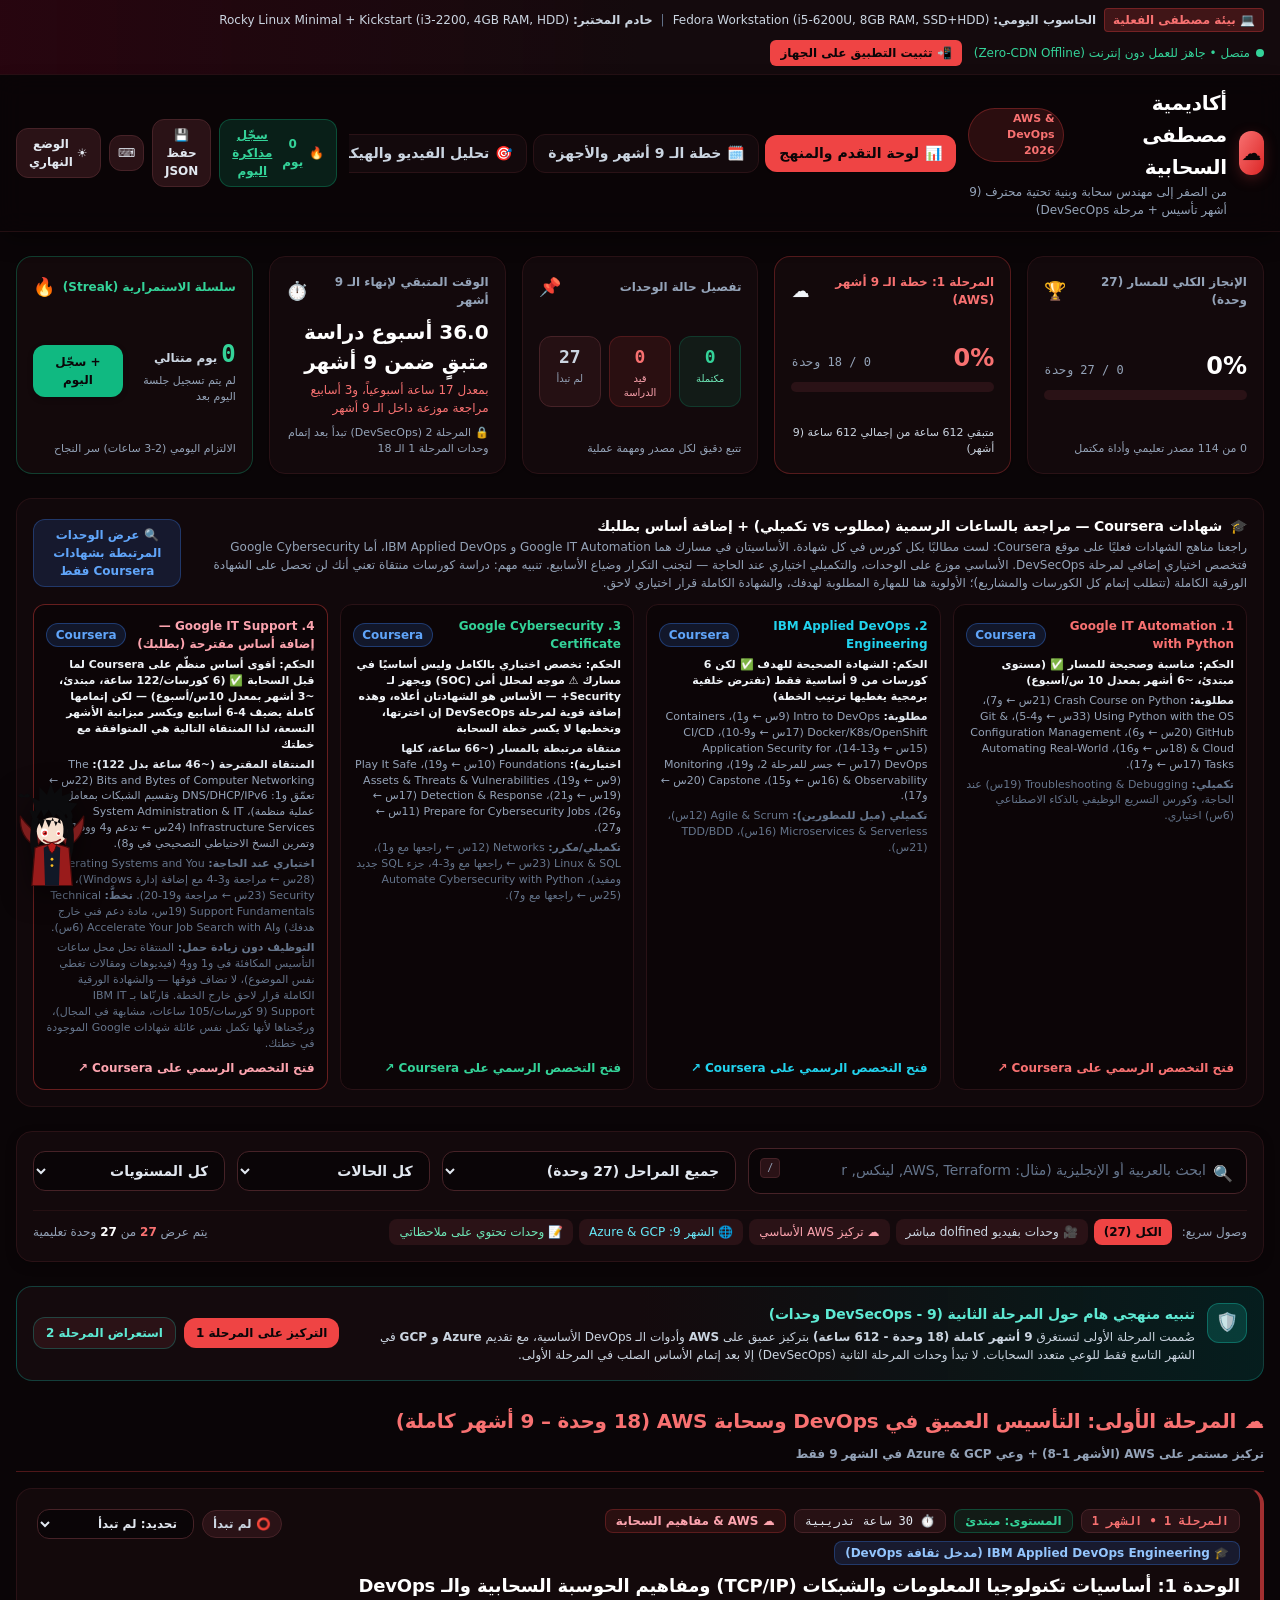
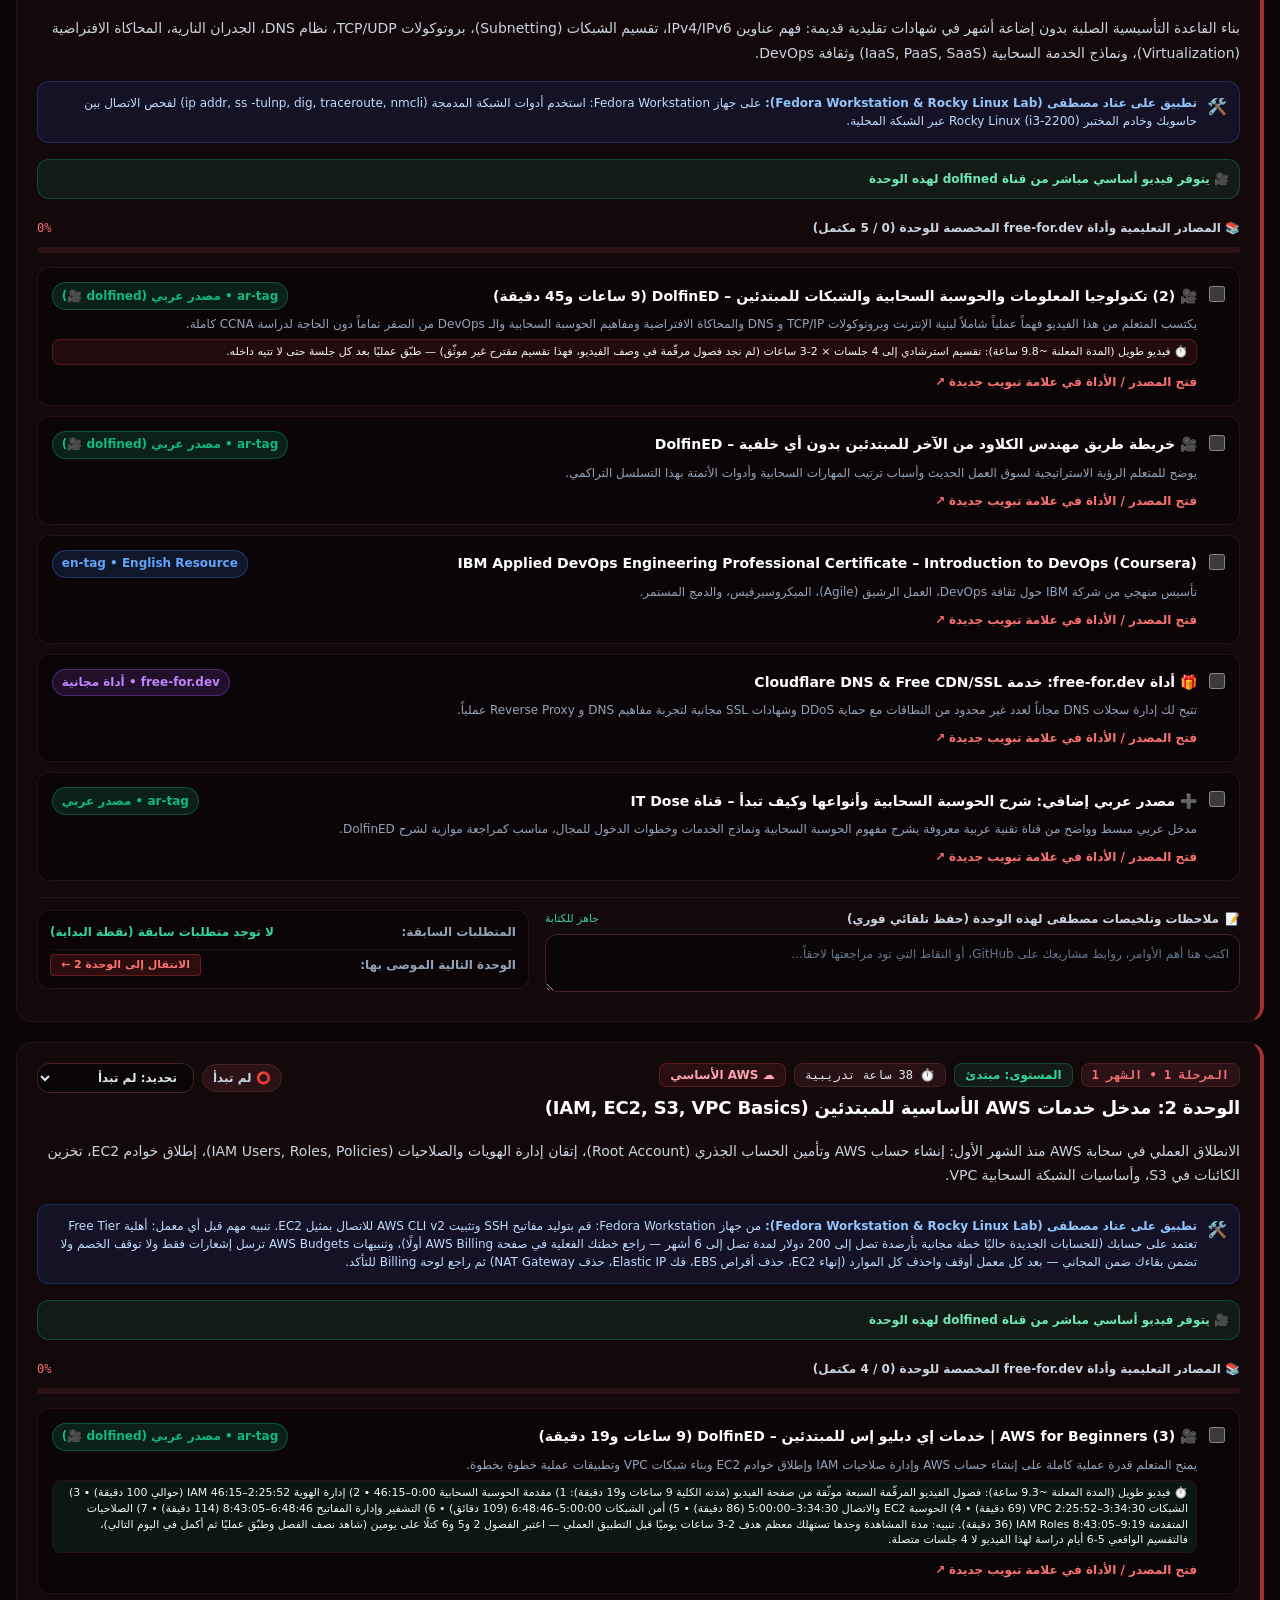
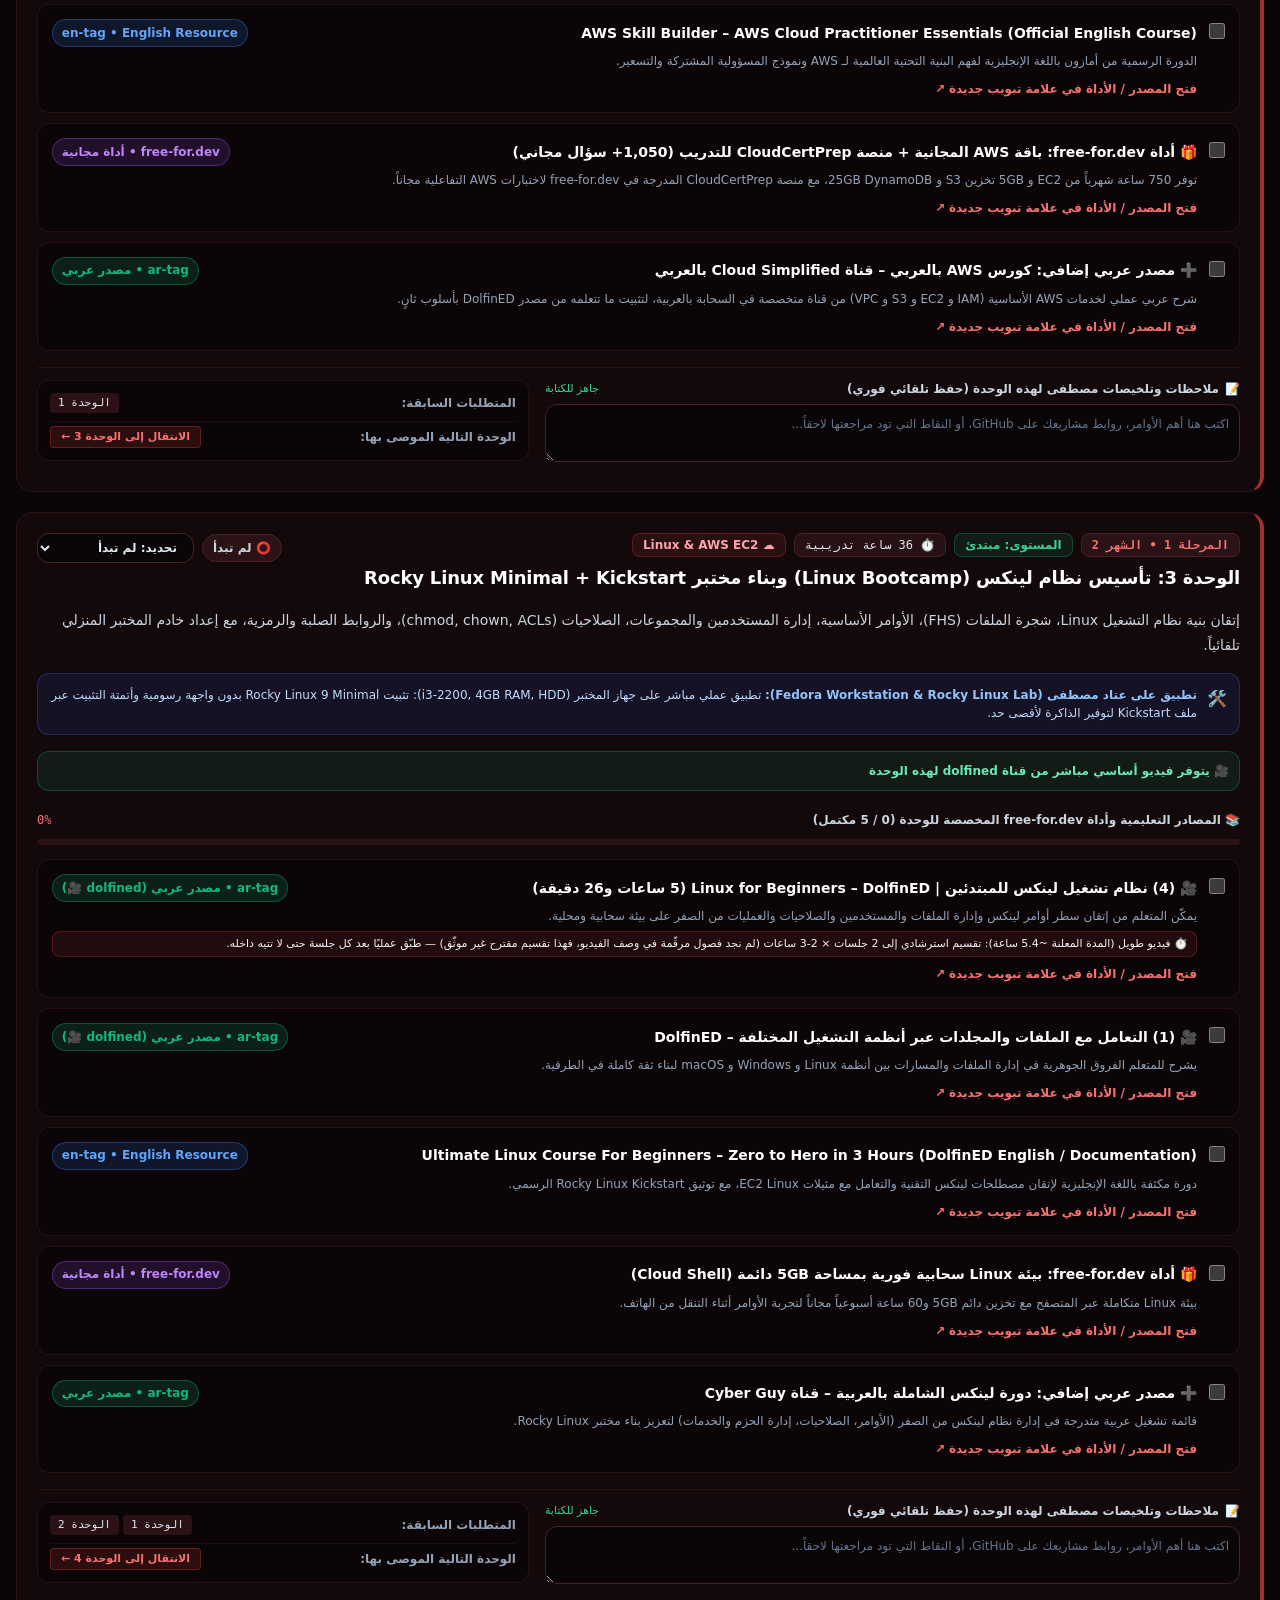
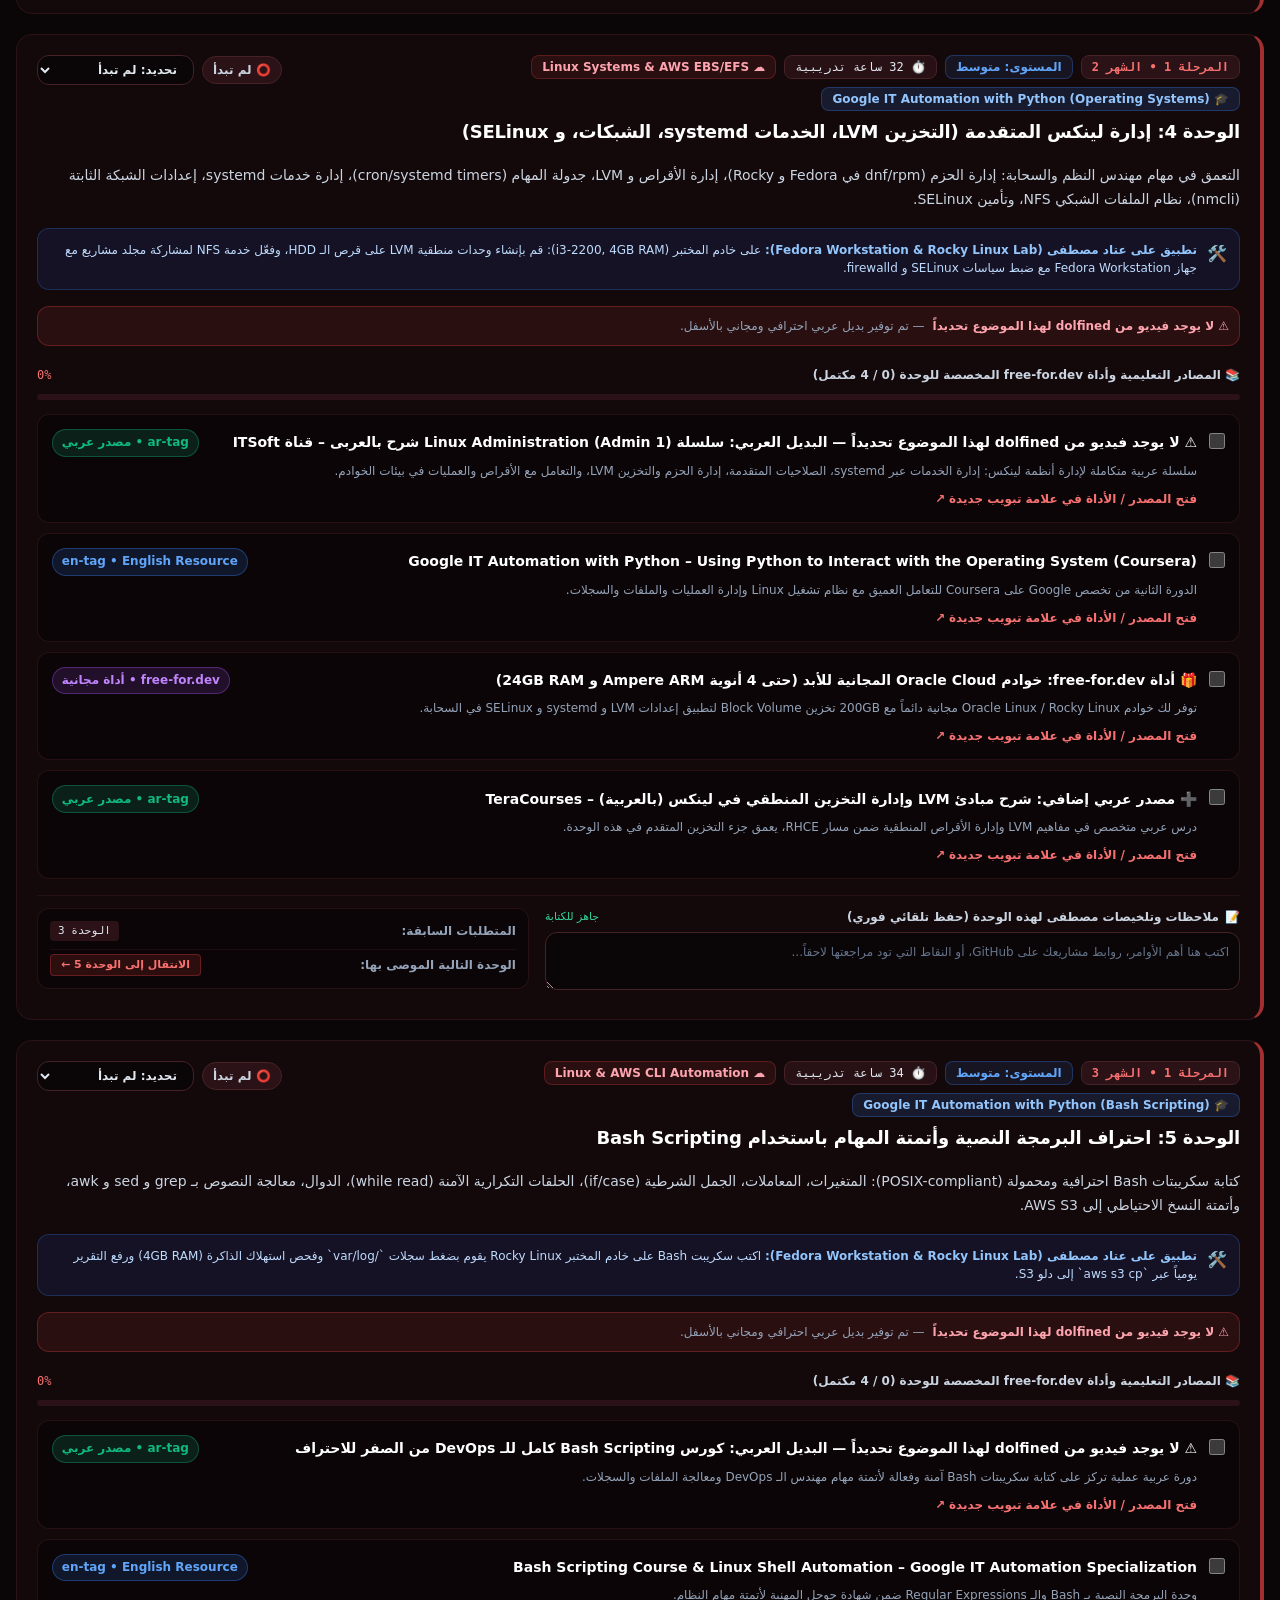
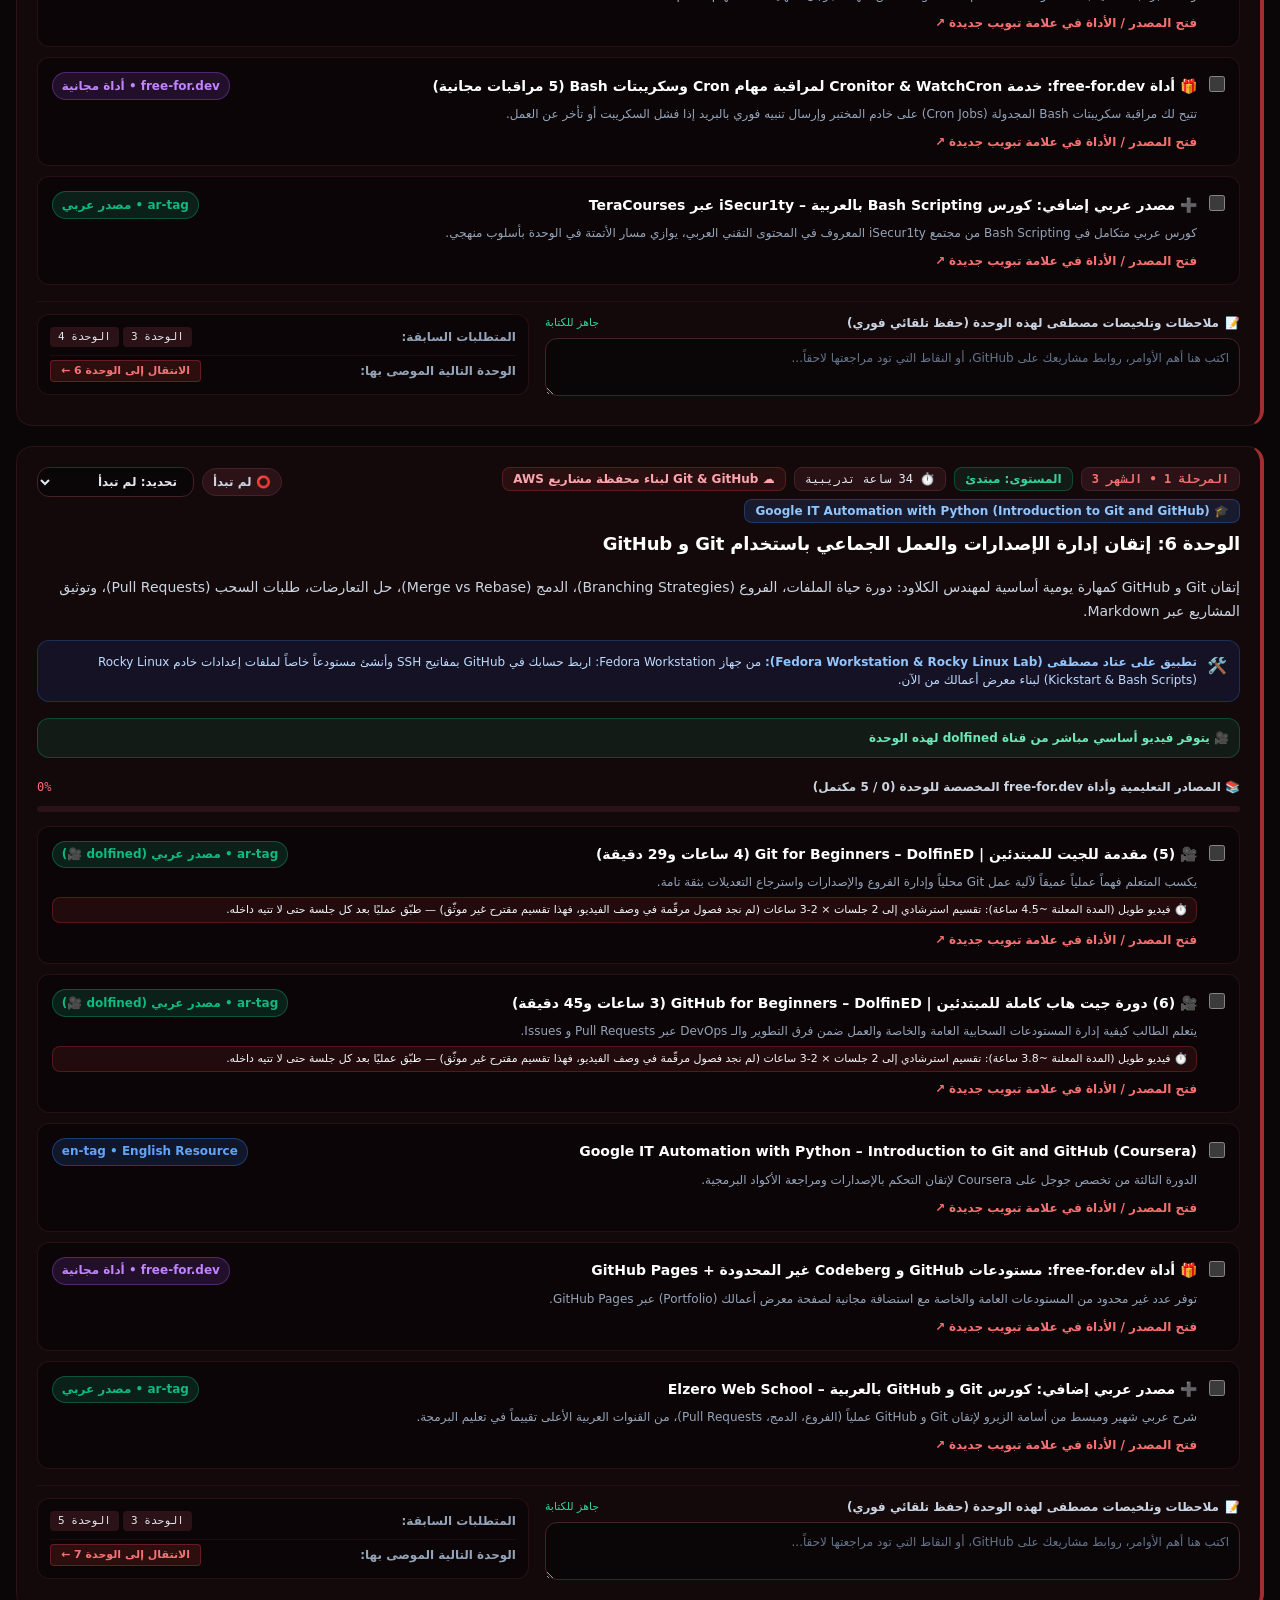
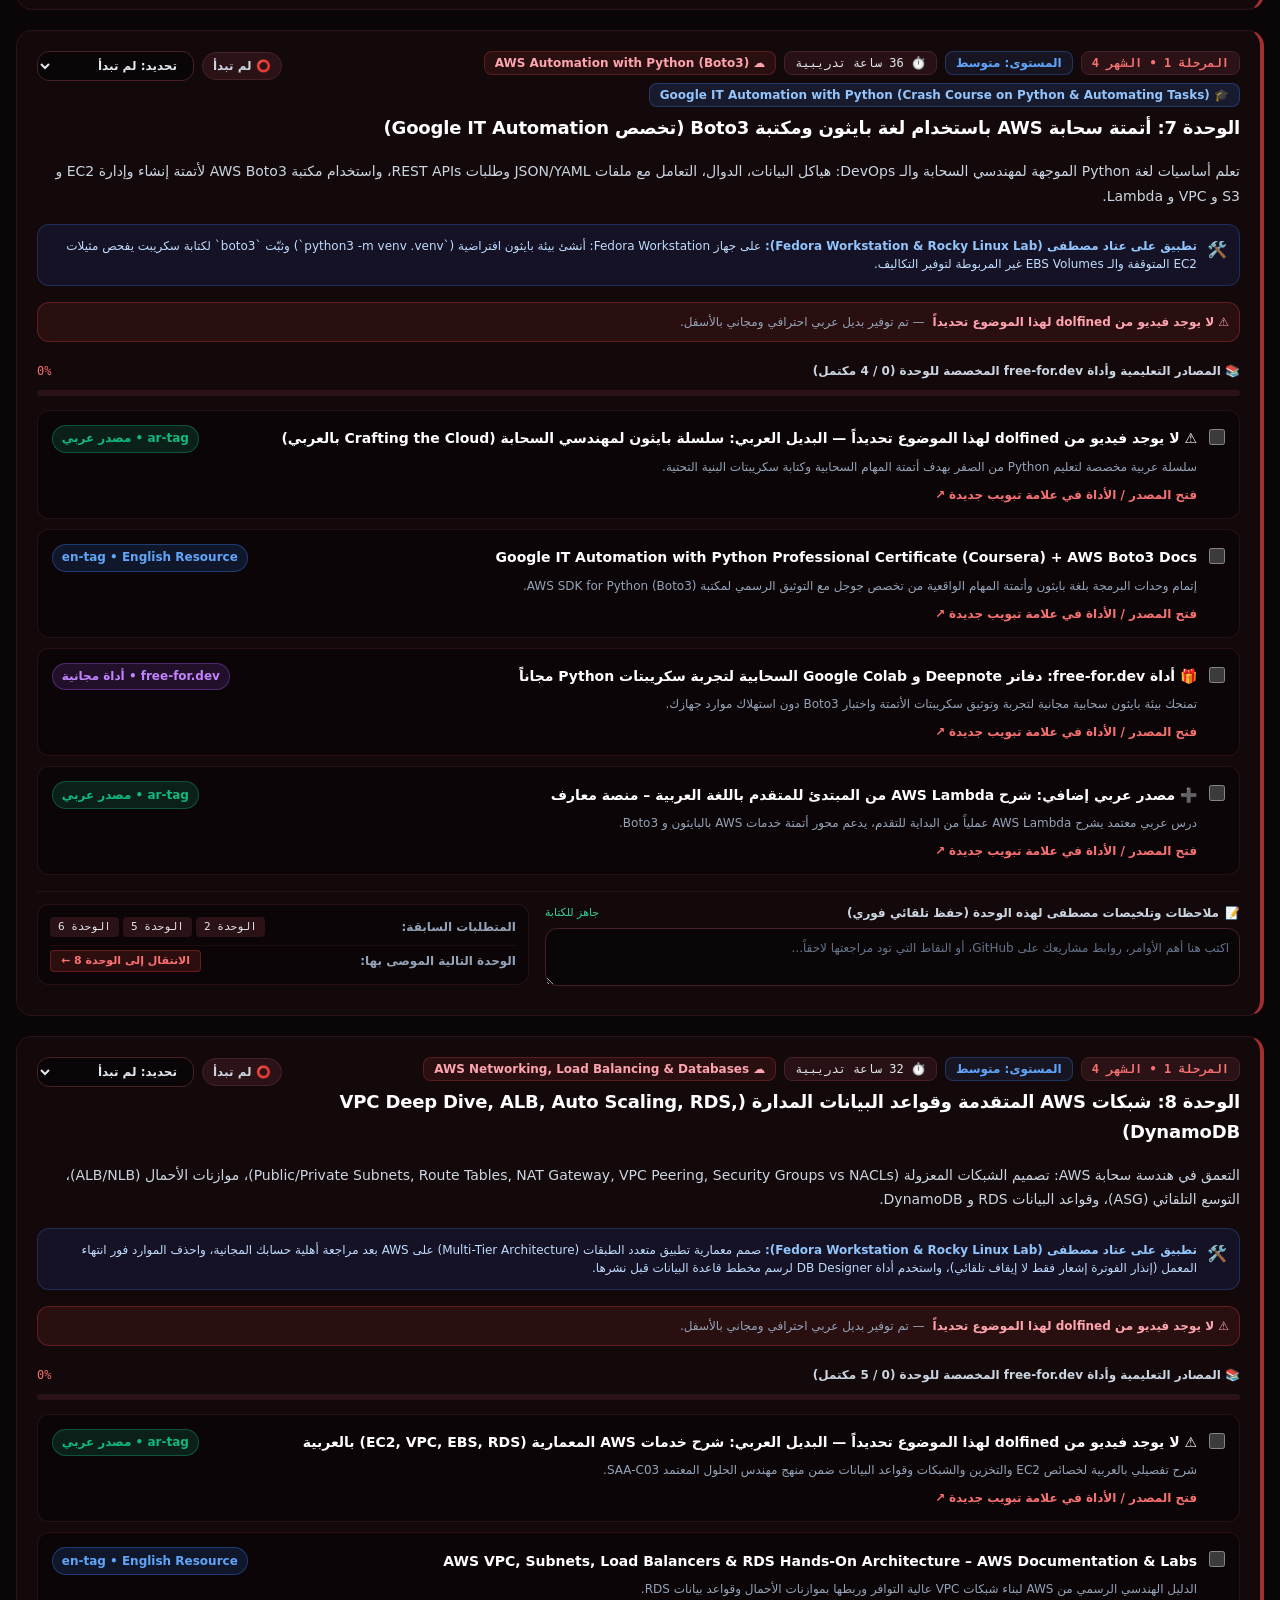
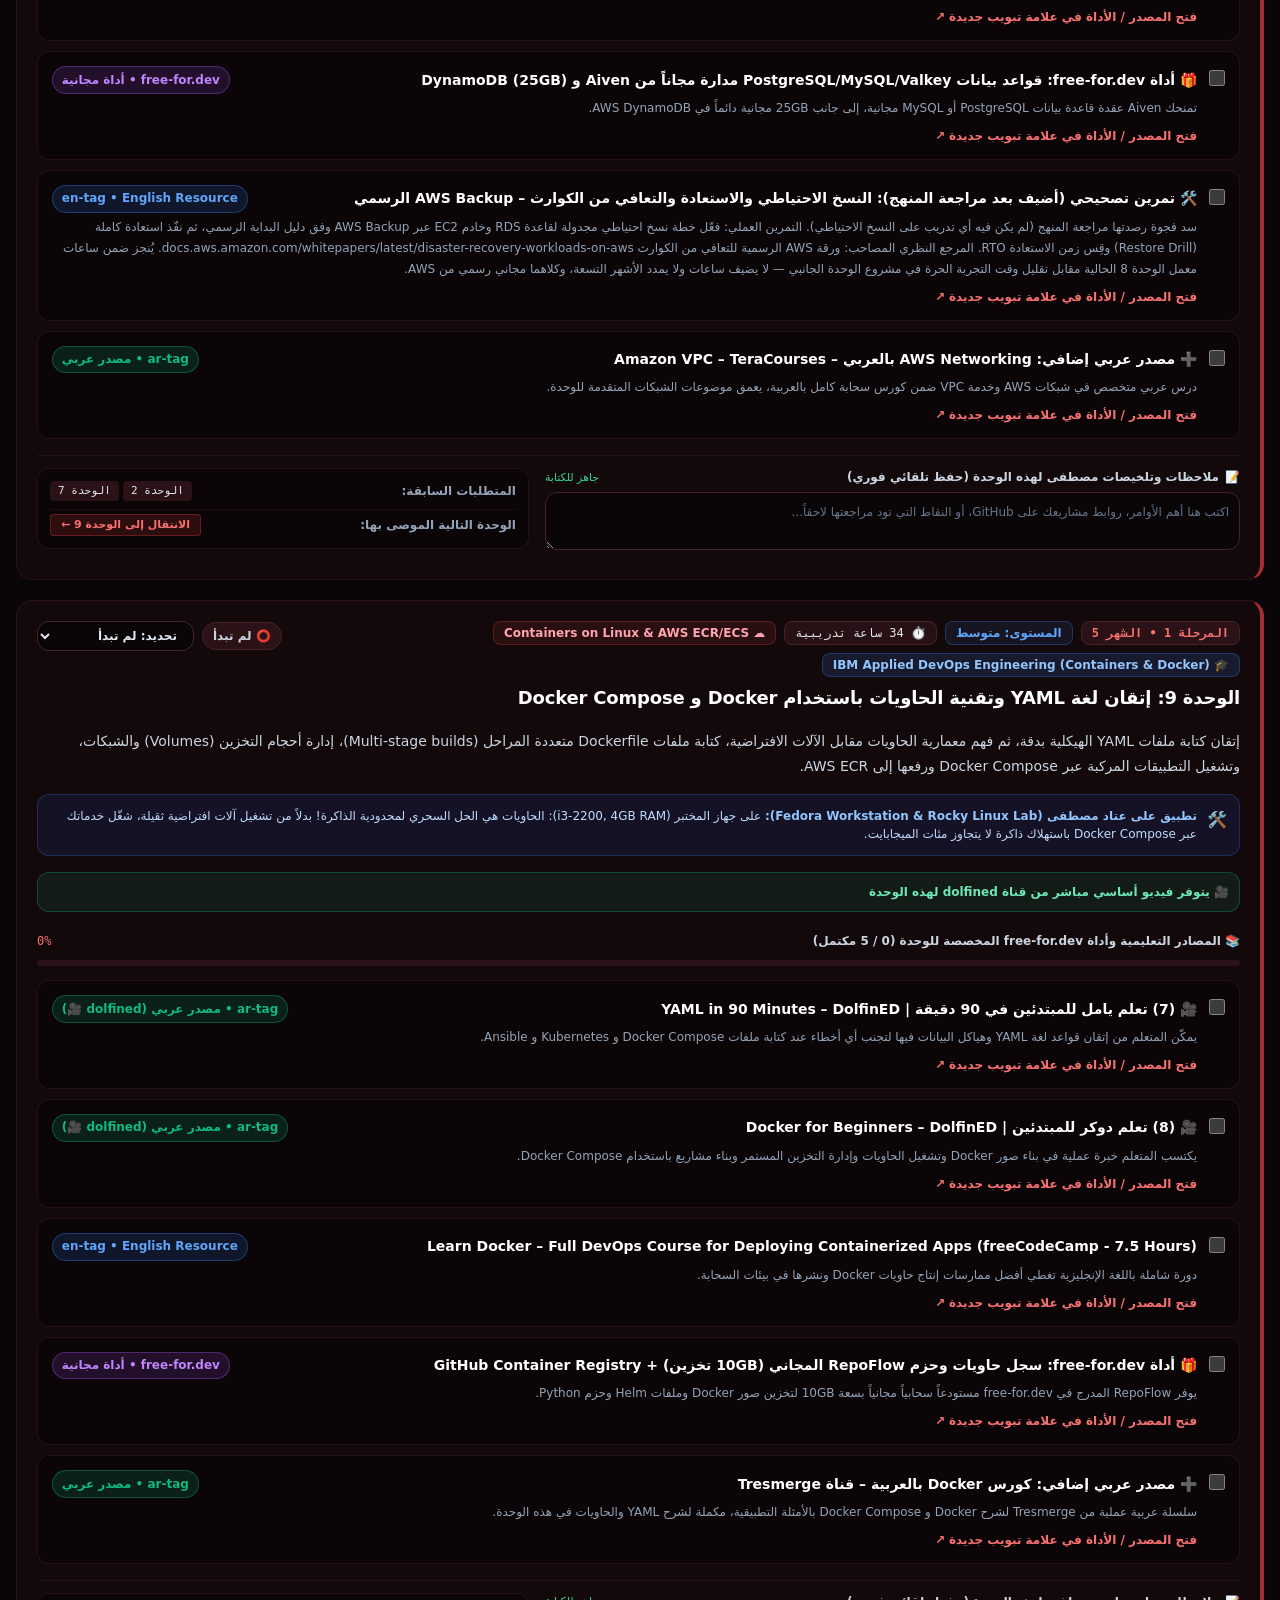
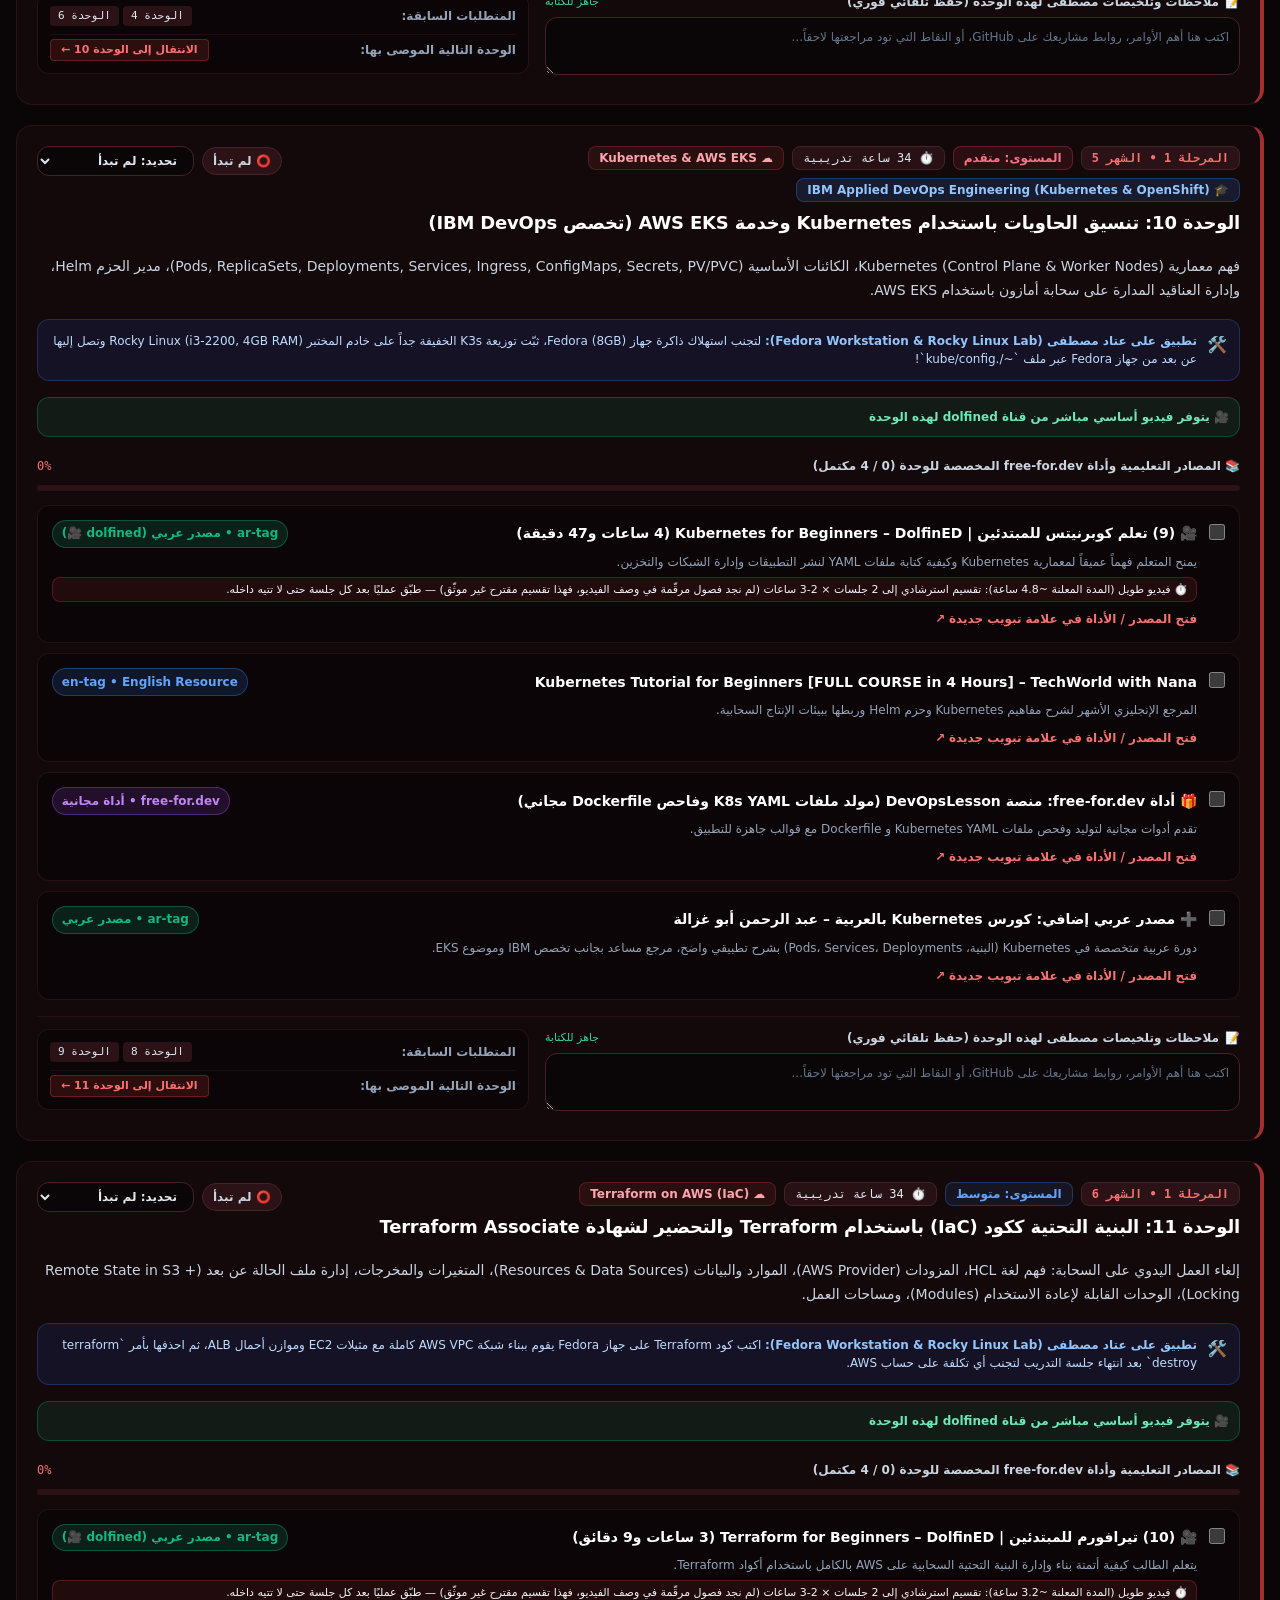
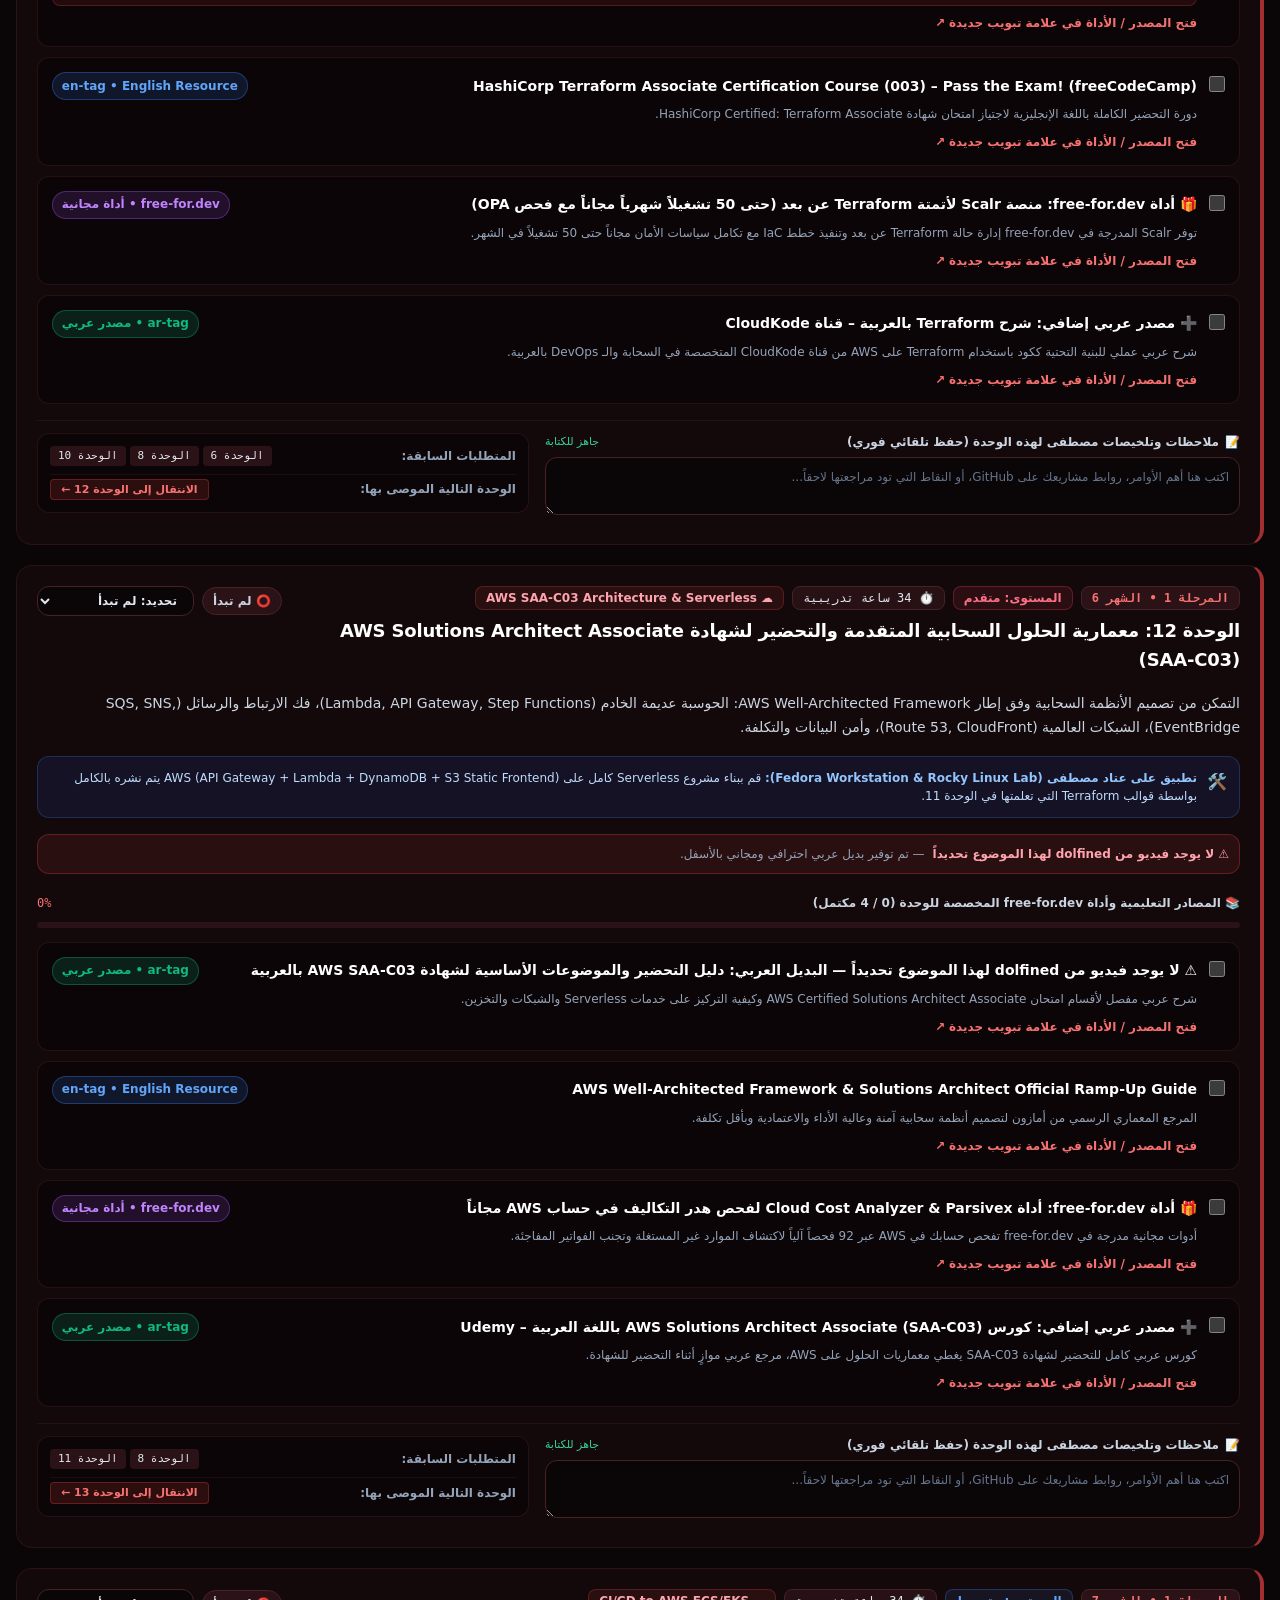
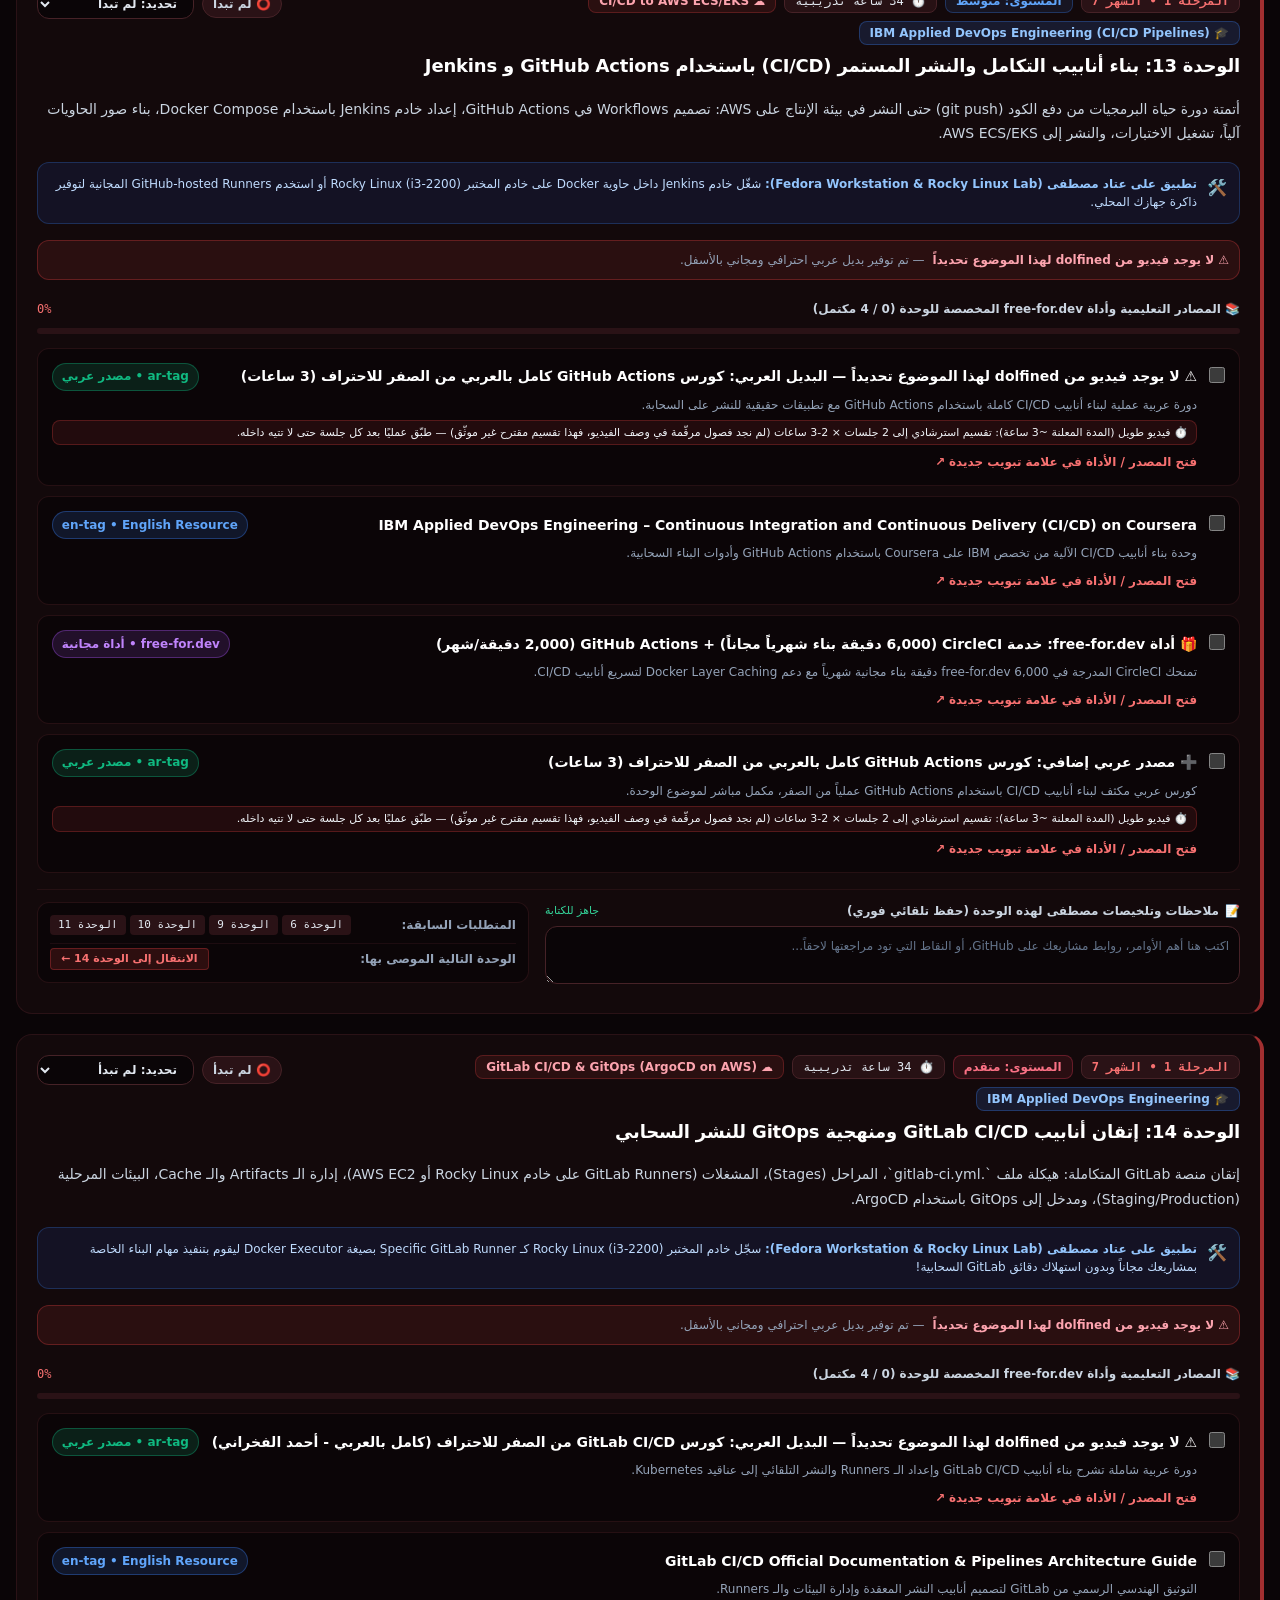
<file: 3-index.html>
<!DOCTYPE html>
<html lang="ar" dir="rtl" class="dark">
<head>
  <meta charset="UTF-8" />
  <meta name="viewport" content="width=device-width, initial-scale=1.0, maximum-scale=5.0" />
  <title>مسار مصطفى السحابي | البوابة التعليمية لهندسة السحابة والـ DevOps والـ DevSecOps</title>
  <meta name="description" content="تطبيق تعليمي تقدمي (PWA) يعمل دون اتصال بالإنترنت بنسبة 100% بدون أي تبعيات خارجية، مصمم خصيصاً لمصطفى للانتقال من الصفر إلى مهندس سحابة وبنية تحتية (AWS & DevOps & DevSecOps) خلال 9 أشهر." />
  <meta name="theme-color" content="#140a0d" id="meta-theme-color" />
  <meta name="apple-mobile-web-app-capable" content="yes" />
  <meta name="apple-mobile-web-app-status-bar-style" content="black-translucent" />
  <meta name="apple-mobile-web-app-title" content="مسار مصطفى" />

  <!-- Web App Manifest for Cloudflare Pages Root Deployment -->
  <link rel="manifest" href="./manifest.webmanifest" />
  <link rel="apple-touch-icon" href="./icons/icon-192.png" />

  <!-- Self-Contained SVG Favicon & Apple Touch Icon (Zero Network Requests) -->
  <link rel="icon" type="image/svg+xml" href="data:image/svg+xml;utf8,<svg xmlns='http://www.w3.org/2000/svg' viewBox='0 0 100 100'><rect width='100' height='100' rx='22' fill='%230f172a'/><text x='50%' y='58%' dominant-baseline='middle' text-anchor='middle' font-size='62'>☁️</text></svg>" />

  <style>
    /* ==========================================================================
       1. SELF-CONTAINED ARABIC RTL TYPOGRAPHY & MODERN CSS RESET (ZERO CDN)
       ========================================================================== */
    *, *::before, *::after {
      box-sizing: border-box;
      border-width: 0;
      border-style: solid;
      border-color: #2a1216;
    }
    html {
      line-height: 1.65;
      -webkit-text-size-adjust: 100%;
      tab-size: 4;
      font-family: 'Noto Sans Arabic', 'IBM Plex Sans Arabic', 'Readex Pro', 'Cairo', 'Segoe UI', Tahoma, system-ui, -apple-system, sans-serif;
      color-scheme: dark;
      scroll-behavior: smooth;
    }
    html.light {
      color-scheme: light;
    }
    body {
      margin: 0;
      font-family: inherit;
      line-height: 1.75;
      -webkit-font-smoothing: antialiased;
      overflow-x: hidden;
    }
    h1, h2, h3, h4, .font-heading {
      margin: 0;
      font-family: 'Noto Kufi Arabic', 'Readex Pro', 'Cairo', 'Noto Sans Arabic', system-ui, sans-serif;
      letter-spacing: -0.01em;
      line-height: 1.4;
    }
    p, ul, ol, pre, table, blockquote {
      margin: 0;
    }
    a {
      color: inherit;
      text-decoration: inherit;
    }
    button, input, select, textarea {
      font-family: inherit;
      font-size: 100%;
      line-height: inherit;
      color: inherit;
      margin: 0;
      padding: 0;
      background-color: transparent;
    }
    button, select {
      text-transform: none;
      cursor: pointer;
    }
    table {
      text-indent: 0;
      border-color: inherit;
      border-collapse: collapse;
    }
    code, kbd, samp, pre, .font-mono {
      font-family: 'JetBrains Mono', 'DejaVu Sans Mono', 'Fira Code', ui-monospace, SFMono-Regular, Menlo, Monaco, Consolas, monospace;
    }
    ::selection {
      background-color: #ef4444;
      color: #0a0507;
    }

    /* Custom Scrollbar */
    ::-webkit-scrollbar { width: 8px; height: 8px; }
    ::-webkit-scrollbar-track { background: rgba(20, 10, 13, 0.4); }
    ::-webkit-scrollbar-thumb { background: rgba(100, 116, 139, 0.5); border-radius: 9999px; }
    ::-webkit-scrollbar-thumb:hover { background: rgba(239, 68, 68, 0.75); }

    /* ==========================================================================
       2. LAYOUT, FLEXBOX, GRID & SPACING UTILITIES (100% SELF-CONTAINED)
       ========================================================================== */
    .sr-only {
      position: absolute; width: 1px; height: 1px; padding: 0; margin: -1px;
      overflow: hidden; clip: rect(0, 0, 0, 0); white-space: nowrap; border-width: 0;
    }
    .hidden { display: none !important; }
    .block { display: block; }
    .inline-flex { display: inline-flex; }
    .flex { display: flex; }
    .grid { display: grid; }
    .flex-1 { flex: 1 1 0%; }
    .shrink-0 { flex-shrink: 0; }
    .flex-col { flex-direction: column; }
    .flex-wrap { flex-wrap: wrap; }
    .items-start { align-items: flex-start; }
    .items-center { align-items: center; }
    .items-baseline { align-items: baseline; }
    .justify-center { justify-content: center; }
    .justify-between { justify-content: space-between; }
    .justify-end { justify-content: flex-end; }
    .self-start { align-self: flex-start; }

    .grid-cols-1 { grid-template-columns: repeat(1, minmax(0, 1fr)); }
    .grid-cols-2 { grid-template-columns: repeat(2, minmax(0, 1fr)); }
    .grid-cols-3 { grid-template-columns: repeat(3, minmax(0, 1fr)); }

    .gap-1 { gap: 0.25rem; }
    .gap-1\.5 { gap: 0.375rem; }
    .gap-2 { gap: 0.5rem; }
    .gap-2\.5 { gap: 0.625rem; }
    .gap-3 { gap: 0.75rem; }
    .gap-4 { gap: 1rem; }
    .gap-5 { gap: 1.25rem; }

    /* Vertical Space Between Children */
    .space-y-1 > :not([hidden]) ~ :not([hidden]) { margin-top: 0.25rem; }
    .space-y-1\.5 > :not([hidden]) ~ :not([hidden]) { margin-top: 0.375rem; }
    .space-y-2 > :not([hidden]) ~ :not([hidden]) { margin-top: 0.5rem; }
    .space-y-2\.5 > :not([hidden]) ~ :not([hidden]) { margin-top: 0.625rem; }
    .space-y-3 > :not([hidden]) ~ :not([hidden]) { margin-top: 0.75rem; }
    .space-y-4 > :not([hidden]) ~ :not([hidden]) { margin-top: 1rem; }
    .space-y-5 > :not([hidden]) ~ :not([hidden]) { margin-top: 1.25rem; }
    .space-y-6 > :not([hidden]) ~ :not([hidden]) { margin-top: 1.5rem; }
    .space-y-8 > :not([hidden]) ~ :not([hidden]) { margin-top: 2rem; }

    .divide-y > :not([hidden]) ~ :not([hidden]) { border-top-width: 1px; }
    .divide-slate-800 > :not([hidden]) ~ :not([hidden]) { border-color: #2a1216; }
    .divide-slate-800\/80 > :not([hidden]) ~ :not([hidden]) { border-color: rgba(42, 18, 22, 0.8); }

    /* Sizing & Positioning */
    .min-h-screen { min-height: 100vh; }
    .min-w-0 { min-width: 0px; }
    .w-full { width: 100%; }
    .w-2 { width: 0.5rem; }
    .w-4 { width: 1rem; }
    .w-10 { width: 2.5rem; }
    .w-11 { width: 2.75rem; }
    .h-1\.5 { height: 0.375rem; }
    .h-2 { height: 0.5rem; }
    .h-2\.5 { height: 0.625rem; }
    .h-4 { height: 1rem; }
    .h-10 { height: 2.5rem; }
    .h-11 { height: 2.75rem; }
    .h-full { height: 100%; }

    .max-w-sm { max-width: 24rem; }
    .max-w-md { max-width: 28rem; }
    .max-w-lg { max-width: 32rem; }
    .max-w-7xl { max-width: 80rem; }
    .mx-auto { margin-left: auto; margin-right: auto; }
    .my-2 { margin-top: 0.5rem; margin-bottom: 0.5rem; }
    .mt-0\.5 { margin-top: 0.125rem; }
    .mt-1 { margin-top: 0.25rem; }
    .mt-2 { margin-top: 0.5rem; }
    .mt-10 { margin-top: 2.5rem; }
    .mb-1 { margin-bottom: 0.25rem; }
    .mb-3 { margin-bottom: 0.75rem; }
    .ml-1 { margin-left: 0.25rem; }
    .mr-1 { margin-right: 0.25rem; }

    /* Padding */
    .p-1\.5 { padding: 0.375rem; }
    .p-2 { padding: 0.5rem; }
    .p-2\.5 { padding: 0.625rem; }
    .p-3 { padding: 0.75rem; }
    .p-3\.5 { padding: 0.875rem; }
    .p-4 { padding: 1rem; }
    .p-5 { padding: 1.25rem; }
    .p-6 { padding: 1.5rem; }
    .p-12 { padding: 3rem; }
    .px-1\.5 { padding-left: 0.375rem; padding-right: 0.375rem; }
    .px-2 { padding-left: 0.5rem; padding-right: 0.5rem; }
    .px-2\.5 { padding-left: 0.625rem; padding-right: 0.625rem; }
    .px-3 { padding-left: 0.75rem; padding-right: 0.75rem; }
    .px-3\.5 { padding-left: 0.875rem; padding-right: 0.875rem; }
    .px-4 { padding-left: 1rem; padding-right: 1rem; }
    .py-0\.5 { padding-top: 0.125rem; padding-bottom: 0.125rem; }
    .py-1 { padding-top: 0.25rem; padding-bottom: 0.25rem; }
    .py-1\.5 { padding-top: 0.375rem; padding-bottom: 0.375rem; }
    .py-2 { padding-top: 0.5rem; padding-bottom: 0.5rem; }
    .py-2\.5 { padding-top: 0.625rem; padding-bottom: 0.625rem; }
    .py-3 { padding-top: 0.75rem; padding-bottom: 0.75rem; }
    .py-3\.5 { padding-top: 0.875rem; padding-bottom: 0.875rem; }
    .py-5 { padding-top: 1.25rem; padding-bottom: 1.25rem; }
    .py-6 { padding-top: 1.5rem; padding-bottom: 1.5rem; }
    .pt-1 { padding-top: 0.25rem; }
    .pt-2 { padding-top: 0.5rem; }
    .pt-3 { padding-top: 0.75rem; }
    .pt-4 { padding-top: 1rem; }
    .pb-1 { padding-bottom: 0.25rem; }
    .pb-2 { padding-bottom: 0.5rem; }
    .pb-3 { padding-bottom: 0.75rem; }
    .pb-4 { padding-bottom: 1rem; }
    .pr-5 { padding-right: 1.25rem; }
    .pr-10 { padding-right: 2.5rem; }
    .pl-20 { padding-left: 5rem; }

    /* Positioning */
    .relative { position: relative; }
    .absolute { position: absolute; }
    .fixed { position: fixed; }
    .sticky { position: sticky; }
    .inset-0 { top: 0; right: 0; bottom: 0; left: 0; }
    .top-0 { top: 0; }
    .top-2\.5 { top: 0.625rem; }
    .top-3 { top: 0.75rem; }
    .right-3\.5 { right: 0.875rem; }
    .left-3 { left: 0.75rem; }
    .left-5 { left: 1.25rem; }
    .bottom-5 { bottom: 1.25rem; }
    .z-40 { z-index: 40; }
    .z-50 { z-index: 50; }

    /* Typography & Alignment */
    .text-\[10px\] { font-size: 10px; line-height: 1.4; }
    .text-\[11px\] { font-size: 11px; line-height: 1.45; }
    .text-xs { font-size: 0.75rem; line-height: 1.5; }
    .text-sm { font-size: 0.875rem; line-height: 1.65; }
    .text-base { font-size: 1rem; line-height: 1.65; }
    .text-lg { font-size: 1.125rem; line-height: 1.6; }
    .text-xl { font-size: 1.25rem; line-height: 1.5; }
    .text-2xl { font-size: 1.5rem; line-height: 1.35; }
    .text-4xl { font-size: 2.25rem; line-height: 1.2; }

    .font-normal { font-weight: 400; }
    .font-medium { font-weight: 500; }
    .font-semibold { font-weight: 600; }
    .font-bold { font-weight: 700; }
    .font-extrabold { font-weight: 800; }
    .tracking-tight { letter-spacing: -0.015em; }
    .leading-relaxed { line-height: 1.75; }
    .text-right { text-align: right; }
    .text-center { text-align: center; }
    .text-left { text-align: left; }
    .underline { text-decoration: underline; }
    .line-through { text-decoration: line-through; }
    .whitespace-nowrap { white-space: nowrap; }
    .list-disc { list-style-type: disc; }

    /* Borders & Radius */
    .rounded { border-radius: 0.25rem; }
    .rounded-md { border-radius: 0.375rem; }
    .rounded-lg { border-radius: 0.5rem; }
    .rounded-xl { border-radius: 0.75rem; }
    .rounded-2xl { border-radius: 1rem; }
    .rounded-full { border-radius: 9999px; }

    .border { border-width: 1px; }
    .border-t { border-top-width: 1px; }
    .border-b { border-bottom-width: 1px; }
    .border-r-4 { border-right-width: 4px; }

    .border-slate-200 { border-color: #e2e8f0; }
    .border-slate-700 { border-color: #462227; }
    .border-slate-800 { border-color: #2a1216; }
    .border-slate-800\/60 { border-color: rgba(42, 18, 22, 0.6); }
    .border-slate-800\/70 { border-color: rgba(42, 18, 22, 0.7); }
    .border-slate-800\/80 { border-color: rgba(42, 18, 22, 0.8); }
    .border-slate-800\/90 { border-color: rgba(42, 18, 22, 0.9); }

    .border-brand-500\/30 { border-color: rgba(239, 68, 68, 0.3); }
    .border-amber-500\/20 { border-color: rgba(239, 68, 68, 0.2); }
    .border-amber-500\/25 { border-color: rgba(239, 68, 68, 0.25); }
    .border-amber-500\/30 { border-color: rgba(239, 68, 68, 0.3); }
    .border-amber-500\/40 { border-color: rgba(239, 68, 68, 0.4); }
    .border-amber-500\/50 { border-color: rgba(239, 68, 68, 0.5); }

    .border-emerald-500\/20 { border-color: rgba(16, 185, 129, 0.2); }
    .border-emerald-500\/30 { border-color: rgba(16, 185, 129, 0.3); }
    .border-emerald-500\/40 { border-color: rgba(16, 185, 129, 0.4); }
    .border-emerald-500\/50 { border-color: rgba(16, 185, 129, 0.5); }

    .border-teal-500\/30 { border-color: rgba(20, 184, 166, 0.3); }
    .border-teal-500\/40 { border-color: rgba(20, 184, 166, 0.4); }
    .border-cyan-500\/40 { border-color: rgba(6, 182, 212, 0.4); }
    .border-blue-500\/25 { border-color: rgba(59, 130, 246, 0.25); }
    .border-blue-500\/30 { border-color: rgba(59, 130, 246, 0.3); }
    .border-rose-500\/30 { border-color: rgba(244, 63, 94, 0.3); }
    .border-rose-500\/40 { border-color: rgba(244, 63, 94, 0.4); }

    .border-r-emerald-500 { border-right-color: #10b981; }
    .border-r-amber-500 { border-right-color: #ef4444; }
    .border-r-brand-500\/60 { border-right-color: rgba(239, 68, 68, 0.65); }
    .border-r-teal-500\/60 { border-right-color: rgba(20, 184, 166, 0.65); }

    /* Background Colors */
    .bg-white { background-color: #ffffff; }
    .bg-slate-50 { background-color: #f8fafc; }
    .bg-slate-800 { background-color: #2a1216; }
    .bg-slate-800\/80 { background-color: rgba(42, 18, 22, 0.8); }
    .bg-slate-800\/90 { background-color: rgba(42, 18, 22, 0.9); }
    .bg-slate-900 { background-color: #140a0d; }
    .bg-slate-900\/40 { background-color: rgba(20, 10, 13, 0.4); }
    .bg-slate-900\/50 { background-color: rgba(20, 10, 13, 0.5); }
    .bg-slate-900\/70 { background-color: rgba(20, 10, 13, 0.7); }
    .bg-slate-900\/80 { background-color: rgba(20, 10, 13, 0.8); }
    .bg-slate-900\/90 { background-color: rgba(20, 10, 13, 0.9); }
    .bg-slate-900\/95 { background-color: rgba(20, 10, 13, 0.95); }
    .bg-slate-950 { background-color: #0a0507; }
    .bg-slate-950\/70 { background-color: rgba(10, 5, 7, 0.7); }
    .bg-slate-950\/75 { background-color: rgba(10, 5, 7, 0.75); }
    .bg-slate-950\/80 { background-color: rgba(10, 5, 7, 0.8); }
    .bg-slate-950\/90 { background-color: rgba(10, 5, 7, 0.9); }

    .bg-brand-500 { background-color: #ef4444; }
    .bg-brand-500\/15 { background-color: rgba(239, 68, 68, 0.15); }
    .bg-brand-500\/20 { background-color: rgba(239, 68, 68, 0.2); }
    .bg-amber-500\/10 { background-color: rgba(239, 68, 68, 0.1); }
    .bg-amber-500\/15 { background-color: rgba(239, 68, 68, 0.15); }
    .bg-amber-500\/20 { background-color: rgba(239, 68, 68, 0.2); }
    .bg-amber-950\/95 { background-color: rgba(76, 5, 25, 0.95); }

    .bg-emerald-400 { background-color: #34d399; }
    .bg-emerald-500 { background-color: #10b981; }
    .bg-emerald-500\/10 { background-color: rgba(16, 185, 129, 0.1); }
    .bg-emerald-500\/15 { background-color: rgba(16, 185, 129, 0.15); }
    .bg-emerald-500\/20 { background-color: rgba(16, 185, 129, 0.2); }
    .bg-emerald-950\/10 { background-color: rgba(2, 44, 34, 0.25); }
    .bg-emerald-950\/95 { background-color: rgba(2, 44, 34, 0.95); }

    .bg-teal-500\/20 { background-color: rgba(20, 184, 166, 0.2); }
    .bg-cyan-500\/20 { background-color: rgba(6, 182, 212, 0.2); }
    .bg-blue-500\/10 { background-color: rgba(59, 130, 246, 0.1); }
    .bg-blue-500\/15 { background-color: rgba(59, 130, 246, 0.15); }
    .bg-blue-950\/30 { background-color: rgba(23, 37, 84, 0.35); }
    .bg-rose-500\/10 { background-color: rgba(244, 63, 94, 0.1); }
    .bg-rose-500\/15 { background-color: rgba(244, 63, 94, 0.15); }
    .bg-rose-600 { background-color: #e11d48; }

    /* Gradients */
    .bg-gradient-to-br.from-brand-400.to-brand-600 {
      background-image: linear-gradient(to bottom right, #f87171, #dc2626);
    }
    .bg-gradient-to-l.from-brand-400.to-brand-600 {
      background-image: linear-gradient(to left, #f87171, #dc2626);
    }
    .bg-gradient-to-l.from-slate-900.via-slate-900.to-amber-950\/40 {
      background-image: linear-gradient(to left, #140a0d, #140a0d, rgba(76, 5, 25, 0.45));
    }
    .bg-gradient-to-l.from-teal-950\/60.via-slate-900.to-slate-900 {
      background-image: linear-gradient(to left, rgba(4, 47, 46, 0.6), #140a0d, #140a0d);
    }

    /* Text Colors */
    .text-white { color: #ffffff; }
    .text-slate-100 { color: #f1f5f9; }
    .text-slate-200 { color: #e2e8f0; }
    .text-slate-300 { color: #cbd5e1; }
    .text-slate-400 { color: #94a3b8; }
    .text-slate-500 { color: #64748b; }
    .text-slate-900 { color: #140a0d; }
    .text-slate-950 { color: #0a0507; }

    .text-brand-400 { color: #f87171; }
    .text-amber-200 { color: #fecdd3; }
    .text-amber-300 { color: #fda4af; }
    .text-amber-400 { color: #f87171; }
    .text-emerald-200 { color: #a7f3d0; }
    .text-emerald-300 { color: #6ee7b7; }
    .text-emerald-400 { color: #34d399; }
    .text-teal-300 { color: #5eead4; }
    .text-teal-400 { color: #2dd4bf; }
    .text-cyan-300 { color: #67e8f9; }
    .text-cyan-400 { color: #22d3ee; }
    .text-blue-200 { color: #bfdbfe; }
    .text-blue-300 { color: #93c5fd; }
    .text-blue-400 { color: #60a5fa; }
    .text-purple-400 { color: #c084fc; }
    .text-rose-300 { color: #fda4af; }
    .text-rose-400 { color: #fb7185; }

    /* Shadows, Blur & Effects */
    .shadow-sm { box-shadow: 0 1px 2px 0 rgba(0, 0, 0, 0.2); }
    .shadow { box-shadow: 0 2px 6px -1px rgba(0, 0, 0, 0.3); }
    .shadow-md { box-shadow: 0 4px 12px -2px rgba(0, 0, 0, 0.35); }
    .shadow-lg { box-shadow: 0 10px 20px -3px rgba(0, 0, 0, 0.4); }
    .shadow-xl { box-shadow: 0 20px 25px -5px rgba(0, 0, 0, 0.5); }
    .shadow-2xl { box-shadow: 0 25px 50px -12px rgba(0, 0, 0, 0.65); }
    .shadow-brand-500\/20 { box-shadow: 0 4px 14px 0 rgba(239, 68, 68, 0.25); }

    .backdrop-blur-sm { backdrop-filter: blur(4px); -webkit-backdrop-filter: blur(4px); }
    .backdrop-blur-md { backdrop-filter: blur(12px); -webkit-backdrop-filter: blur(12px); }

    .overflow-hidden { overflow: hidden; }
    .overflow-x-auto { overflow-x: auto; }
    .pointer-events-none { pointer-events: none; }
    .cursor-pointer { cursor: pointer; }
    .accent-brand-500 { accent-color: #ef4444; }

    .ring-2 { box-shadow: 0 0 0 2px #f87171; }
    .ring-brand-400 { --ring-color: #f87171; }

    /* Transitions & Animations */
    .transition { transition: all 0.2s cubic-bezier(0.16, 1, 0.3, 1); }
    .transition-all { transition: all 0.3s cubic-bezier(0.16, 1, 0.3, 1); }
    .transition-colors { transition: background-color 0.2s ease, border-color 0.2s ease, color 0.2s ease; }
    .duration-200 { transition-duration: 200ms; }
    .duration-300 { transition-duration: 300ms; }
    .duration-500 { transition-duration: 500ms; }

    @keyframes pulse {
      0%, 100% { opacity: 1; }
      50% { opacity: 0.4; }
    }
    .animate-pulse { animation: pulse 2s cubic-bezier(0.4, 0, 0.6, 1) infinite; }

    /* Hover & Focus States */
    .hover\:underline:hover { text-decoration: underline; }
    .hover\:bg-brand-400:hover { background-color: #f87171; }
    .hover\:bg-brand-500:hover { background-color: #ef4444; }
    .hover\:bg-emerald-400:hover { background-color: #34d399; }
    .hover\:bg-emerald-500\/25:hover { background-color: rgba(16, 185, 129, 0.25); }
    .hover\:bg-blue-500\/25:hover { background-color: rgba(59, 130, 246, 0.25); }
    .hover\:bg-cyan-500\/30:hover { background-color: rgba(6, 182, 212, 0.3); }
    .hover\:bg-rose-500:hover { background-color: #f43f5e; }
    .hover\:bg-rose-500\/25:hover { background-color: rgba(244, 63, 94, 0.25); }
    .hover\:bg-slate-700:hover { background-color: #462227; }
    .hover\:bg-slate-800:hover { background-color: #2a1216; }
    .hover\:bg-slate-800\/40:hover { background-color: rgba(42, 18, 22, 0.4); }
    .hover\:text-slate-950:hover { color: #0a0507; }

    .focus\:outline-none:focus { outline: none; }
    .focus\:border-brand-500:focus { border-color: #ef4444; box-shadow: 0 0 0 2px rgba(239, 68, 68, 0.25); }
    .placeholder-slate-500::placeholder { color: #64748b; }

    /* ==========================================================================
       3. RESPONSIVE MEDIA QUERIES (SM: 640px, MD: 768px, LG: 1024px)
       ========================================================================== */
    @media (min-width: 640px) {
      .sm\:flex-row { flex-direction: row; }
      .sm\:items-center { align-items: center; }
      .sm\:grid-cols-2 { grid-template-columns: repeat(2, minmax(0, 1fr)); }
      .sm\:grid-cols-4 { grid-template-columns: repeat(4, minmax(0, 1fr)); }
      .sm\:text-xs { font-size: 0.75rem; }
      .sm\:text-sm { font-size: 0.875rem; }
      .sm\:text-lg { font-size: 1.125rem; }
      .sm\:text-xl { font-size: 1.25rem; }
      .sm\:text-2xl { font-size: 1.5rem; }
    }
    @media (min-width: 768px) {
      .md\:flex-row { flex-direction: row; }
      .md\:items-center { align-items: center; }
      .md\:self-auto { align-self: auto; }
      .md\:grid-cols-3 { grid-template-columns: repeat(3, minmax(0, 1fr)); }
      .md\:grid-cols-2 { grid-template-columns: repeat(2, minmax(0, 1fr)); }
    }
    @media (min-width: 1024px) {
      .lg\:hidden { display: none !important; }
      .lg\:flex { display: flex !important; }
      .lg\:flex-row { flex-direction: row; }
      .lg\:items-center { align-items: center; }
      .lg\:items-start { align-items: flex-start; }
      .lg\:justify-between { justify-content: space-between; }
      .lg\:pb-0 { padding-bottom: 0; }
      .lg\:grid-cols-2 { grid-template-columns: repeat(2, minmax(0, 1fr)); }
      .lg\:grid-cols-4 { grid-template-columns: repeat(4, minmax(0, 1fr)); }
      .lg\:grid-cols-5 { grid-template-columns: repeat(5, minmax(0, 1fr)); }
      .lg\:grid-cols-12 { grid-template-columns: repeat(12, minmax(0, 1fr)); }
      .lg\:col-span-2 { grid-column: span 2 / span 2; }
      .lg\:col-span-3 { grid-column: span 3 / span 3; }
      .lg\:col-span-5 { grid-column: span 5 / span 5; }
      .lg\:col-span-7 { grid-column: span 7 / span 7; }
    }

    /* ==========================================================================
       4. COMPLETE LIGHT MODE THEME OVERRIDES (HIGH CONTRAST WCAG AA)
       ========================================================================== */
    html.light body {
      background-color: #f8fafc;
      color: #140a0d;
    }
    html.light header {
      background-color: rgba(255, 255, 255, 0.95) !important;
      border-bottom-color: #e2e8f0 !important;
      box-shadow: 0 2px 10px rgba(20, 10, 13, 0.05) !important;
    }
    html.light .bg-slate-900\/90,
    html.light .bg-slate-900\/95,
    html.light .bg-slate-900\/80,
    html.light .bg-slate-900\/70,
    html.light .bg-slate-900\/50,
    html.light .bg-slate-900\/40,
    html.light .bg-slate-900 {
      background-color: #ffffff !important;
      border-color: #cbd5e1 !important;
      color: #140a0d !important;
      box-shadow: 0 1px 3px rgba(20, 10, 13, 0.06);
    }
    html.light .bg-slate-950,
    html.light .bg-slate-950\/90,
    html.light .bg-slate-950\/80,
    html.light .bg-slate-950\/75,
    html.light .bg-slate-950\/70 {
      background-color: #f1f5f9 !important;
      border-color: #cbd5e1 !important;
      color: #140a0d !important;
    }
    html.light .bg-slate-800,
    html.light .bg-slate-800\/80,
    html.light .bg-slate-800\/90 {
      background-color: #e2e8f0 !important;
      border-color: #cbd5e1 !important;
      color: #2a1216 !important;
    }
    html.light .text-white,
    html.light .text-slate-100,
    html.light .text-slate-200 {
      color: #140a0d !important;
    }
    html.light .text-slate-300 {
      color: #462227 !important;
    }
    html.light .text-slate-400 {
      color: #475569 !important;
    }
    html.light .text-brand-400,
    html.light .text-amber-400,
    html.light .text-amber-300 {
      color: #b91c1c !important;
    }
    html.light .text-emerald-400,
    html.light .text-emerald-300 {
      color: #047857 !important;
    }
    html.light .text-teal-400,
    html.light .text-teal-300 {
      color: #0f766e !important;
    }
    html.light .text-cyan-400,
    html.light .text-cyan-300 {
      color: #0e7490 !important;
    }
    html.light .text-blue-400,
    html.light .text-blue-300,
    html.light .text-blue-200 {
      color: #1d4ed8 !important;
    }
    html.light .text-purple-400 {
      color: #6d28d9 !important;
    }
    html.light .text-rose-400,
    html.light .text-rose-300 {
      color: #be123c !important;
    }
    html.light .bg-blue-950\/30 {
      background-color: #eff6ff !important;
      border-color: #93c5fd !important;
    }
    html.light .bg-gradient-to-l.from-teal-950\/60.via-slate-900.to-slate-900 {
      background-image: linear-gradient(to left, #f0fdfa, #ffffff, #ffffff) !important;
      border-color: #5eead4 !important;
    }
    html.light .bg-gradient-to-l.from-slate-900.via-slate-900.to-amber-950\/40 {
      background-image: linear-gradient(to left, #f8fafc, #f1f5f9, #ffe4e6) !important;
      border-bottom-color: #cbd5e1 !important;
    }
    html.light .divide-slate-800 > :not([hidden]) ~ :not([hidden]),
    html.light .divide-slate-800\/80 > :not([hidden]) ~ :not([hidden]) {
      border-color: #e2e8f0 !important;
    }
    html.light .border-slate-800,
    html.light .border-slate-800\/80,
    html.light .border-slate-800\/70,
    html.light .border-slate-800\/60,
    html.light .border-slate-700 {
      border-color: #cbd5e1 !important;
    }

    /* ==========================================================================
       5. LANGUAGE TAGS, LOADING OVERLAY & PRINT STYLES
       ========================================================================== */
    .ar-tag {
      display: inline-flex; align-items: center; gap: 0.25rem;
      padding: 0.15rem 0.55rem; border-radius: 9999px;
      font-size: 0.75rem; font-weight: 700;
      background-color: rgba(16, 185, 129, 0.15); color: #10b981;
      border: 1px solid rgba(16, 185, 129, 0.35); white-space: nowrap;
    }
    html.light .ar-tag {
      background-color: #ecfdf5; color: #047857; border-color: #6ee7b7;
    }
    .en-tag {
      display: inline-flex; align-items: center; gap: 0.25rem;
      padding: 0.15rem 0.55rem; border-radius: 9999px;
      font-size: 0.75rem; font-weight: 700;
      background-color: rgba(59, 130, 246, 0.15); color: #60a5fa;
      border: 1px solid rgba(59, 130, 246, 0.35); white-space: nowrap;
    }
    html.light .en-tag {
      background-color: #eff6ff; color: #1d4ed8; border-color: #93c5fd;
    }
    .free-tag {
      display: inline-flex; align-items: center; gap: 0.25rem;
      padding: 0.15rem 0.55rem; border-radius: 9999px;
      font-size: 0.75rem; font-weight: 700;
      background-color: rgba(168, 85, 247, 0.15); color: #c084fc;
      border: 1px solid rgba(168, 85, 247, 0.35); white-space: nowrap;
    }
    html.light .free-tag {
      background-color: #faf5ff; color: #7e22ce; border-color: #d8b4fe;
    }

    .card-transition {
      transition: transform 0.2s cubic-bezier(0.16, 1, 0.3, 1), box-shadow 0.2s ease, border-color 0.2s ease;
    }
    .card-transition:hover {
      transform: translateY(-2px);
    }

    /* Clean Initial Loading Screen */
    #app-loading-overlay {
      position: fixed; inset: 0; z-index: 100;
      background-color: #0a0507; color: #f8fafc;
      display: flex; flex-direction: column; align-items: center; justify-content: center;
      gap: 1rem; transition: opacity 0.25s ease, visibility 0.25s ease;
    }
    html.light #app-loading-overlay {
      background-color: #f8fafc; color: #140a0d;
    }
    #app-loading-overlay.loaded {
      opacity: 0; visibility: hidden; pointer-events: none;
    }
    @keyframes spin {
      to { transform: rotate(360deg); }
    }
    .loader-spinner {
      width: 2.75rem; height: 2.75rem;
      border-radius: 9999px;
      border: 3px solid rgba(239, 68, 68, 0.25);
      border-top-color: #ef4444;
      animation: spin 0.75s linear infinite;
    }

    @media print {
      .no-print, #app-loading-overlay { display: none !important; }
      .print-only { display: block !important; }
      body { background: #ffffff !important; color: #000000 !important; }
    }

/* Mascot: Mostafa's little companion (always visible while scrolling) */
#mca-mascot { position: fixed; bottom: 14px; inset-inline-end: 14px; width: 76px; z-index: 60; cursor: pointer; filter: drop-shadow(0 6px 14px rgba(0,0,0,0.55)); animation: mca-float 3.4s ease-in-out infinite; transition: transform 0.2s ease; }
#mca-mascot:hover { transform: scale(1.08); }
#mca-mascot:focus-visible { outline: 2px solid var(--ds-focus, #f87171); border-radius: 12px; }
#mca-mascot svg { display: block; width: 100%; height: auto; }
@keyframes mca-float { 0%, 100% { translate: 0 0; } 50% { translate: 0 -7px; } }
#mca-mascot .mca-eye { transform-box: fill-box; transform-origin: center; animation: mca-blink 4.6s infinite; }
@keyframes mca-blink { 0%, 93%, 100% { transform: scaleY(1); } 96% { transform: scaleY(0.12); } }
@media (max-width: 640px) { #mca-mascot { width: 58px; bottom: 10px; inset-inline-end: 10px; } }
@media print { #mca-mascot { display: none; } }
#mca-mascot.mca-hidden { display: none; }
#mca-mascot-restore { position: fixed; bottom: 14px; inset-inline-end: 14px; z-index: 60; width: 34px; height: 34px; border-radius: 9999px; border: 1px solid #462227; background: #2a1216; color: #f87171; font-size: 15px; line-height: 1; cursor: pointer; opacity: 0.65; transition: opacity 0.2s ease; }
#mca-mascot-restore:hover, #mca-mascot-restore:focus-visible { opacity: 1; outline: 2px solid #f87171; }
#mca-mascot-restore.hidden { display: none; }
@media (max-width: 640px) { #mca-mascot-restore { bottom: 10px; inset-inline-end: 10px; } }
@media (prefers-reduced-motion: reduce) { #mca-mascot { animation: none; } #mca-mascot .mca-eye { animation: none; } }
@media print { #mca-mascot-restore { display: none; } }

  </style>
</head>
<body class="bg-slate-950 text-slate-100 min-h-screen flex flex-col selection:bg-brand-500 selection:text-slate-950 transition-colors duration-200">

  <!-- Clean App Loading State Overlay -->
  <div id="app-loading-overlay" role="status" aria-live="polite">
    <div class="loader-spinner"></div>
    <div class="text-center space-y-1">
      <div class="text-base font-extrabold text-brand-400">جاري تجهيز أكاديمية مصطفى السحابية...</div>
      <div class="text-xs text-slate-400">تطبيق يعمل بالكامل دون اتصال بالإنترنت (Offline-First PWA)</div>
    </div>
  </div>

  <!-- Top Announcement / Hardware Context & Live Offline Connectivity Bar -->
  <div class="no-print bg-gradient-to-l from-slate-900 via-slate-900 to-amber-950/40 border-b border-slate-800/80 px-4 py-2 text-xs">
    <div class="max-w-7xl mx-auto flex flex-wrap items-center justify-between gap-2">
      <div class="flex items-center gap-2 flex-wrap">
        <span class="inline-flex items-center gap-1 px-2 py-0.5 rounded bg-brand-500/20 text-brand-400 font-semibold border border-brand-500/30">
          💻 بيئة مصطفى الفعلية
        </span>
        <span class="text-slate-300">
          <strong>الحاسوب اليومي:</strong> Fedora Workstation (i5-6200U, 8GB RAM, SSD+HDD)
        </span>
        <span class="text-slate-500">|</span>
        <span class="text-slate-300">
          <strong>خادم المختبر:</strong> Rocky Linux Minimal + Kickstart (i3-2200, 4GB RAM, HDD)
        </span>
      </div>
      <div class="flex items-center gap-3">
        <span id="pwa-status-badge" class="inline-flex items-center gap-1.5 text-emerald-400 font-medium">
          <span id="network-dot" class="w-2 h-2 rounded-full bg-emerald-400 animate-pulse"></span>
          <span id="network-status-text">جاهز للعمل دون اتصال (Offline-First PWA)</span>
        </span>
        <button id="btn-install-pwa" type="button" class="px-2.5 py-1 rounded-md bg-brand-500 hover:bg-brand-400 text-slate-950 font-bold text-xs transition">
          📲 تثبيت التطبيق على الجهاز
        </button>
      </div>
    </div>
  </div>

  <!-- Main Header & Navigation -->
  <header class="no-print sticky top-0 z-40 backdrop-blur-md bg-slate-950/90 border-b border-slate-800/80 shadow-lg">
    <div class="max-w-7xl mx-auto px-4 py-3">
      <div class="flex flex-col lg:flex-row lg:items-center lg:justify-between gap-3">
        <!-- Brand Identity -->
        <div class="flex items-center justify-between">
          <div class="flex items-center gap-3">
            <div class="w-11 h-11 rounded-xl bg-gradient-to-br from-brand-400 to-brand-600 flex items-center justify-center text-slate-950 font-extrabold text-xl shadow-md shadow-brand-500/20">
              ☁️
            </div>
            <div>
              <div class="flex items-center gap-2">
                <h1 class="text-lg sm:text-xl font-extrabold tracking-tight text-white">
                  أكاديمية مصطفى السحابية
                </h1>
                <span class="px-2 py-0.5 text-[11px] font-bold rounded-full bg-brand-500/15 text-brand-400 border border-brand-500/30">
                  AWS & DevOps 2026
                </span>
              </div>
              <p class="text-xs text-slate-400">
                من الصفر إلى مهندس سحابة وبنية تحتية محترف (9 أشهر تأسيس + مرحلة DevSecOps)
              </p>
            </div>
          </div>

          <!-- Mobile Quick Actions -->
          <div class="flex items-center gap-1.5 lg:hidden">
            <button id="btn-install-mobile" type="button" title="تثبيت التطبيق كـ PWA" class="p-2 rounded-lg bg-brand-500/20 hover:bg-brand-500/30 text-brand-400 border border-brand-500/30">
              📲
            </button>
            <button id="btn-theme-mobile" type="button" title="تبديل المظهر (داكن / فاتح)" class="p-2 rounded-lg bg-slate-800/80 hover:bg-slate-700 text-slate-200 border border-slate-700">
              🌓
            </button>
            <button id="btn-shortcuts-mobile" type="button" title="اختصارات لوحة المفاتيح" class="p-2 rounded-lg bg-slate-800/80 hover:bg-slate-700 text-slate-200 border border-slate-700">
              ⌨️
            </button>
          </div>
        </div>

        <!-- Navigation Tabs -->
        <nav aria-label="التنقل الرئيسي" class="flex items-center gap-1.5 overflow-x-auto pb-1 lg:pb-0">
          <button type="button" data-nav="dashboard" class="nav-tab px-3.5 py-2 rounded-xl text-xs sm:text-sm font-bold whitespace-nowrap transition flex items-center gap-1.5 bg-brand-500 text-slate-950 shadow-sm">
            <span>📊</span>
            <span>لوحة التقدم والمنهج</span>
          </button>
          <button type="button" data-nav="plan9m" class="nav-tab px-3.5 py-2 rounded-xl text-xs sm:text-sm font-bold whitespace-nowrap transition flex items-center gap-1.5 bg-slate-900/90 hover:bg-slate-800 text-slate-300 border border-slate-800">
            <span>🗓️</span>
            <span>خطة الـ 9 أشهر والأجهزة</span>
          </button>
          <button type="button" data-nav="analysis" class="nav-tab px-3.5 py-2 rounded-xl text-xs sm:text-sm font-bold whitespace-nowrap transition flex items-center gap-1.5 bg-slate-900/90 hover:bg-slate-800 text-slate-300 border border-slate-800">
            <span>🎯</span>
            <span>تحليل الفيديو والهيكلة</span>
          </button>
          <button type="button" data-nav="freefordev" class="nav-tab px-3.5 py-2 rounded-xl text-xs sm:text-sm font-bold whitespace-nowrap transition flex items-center gap-1.5 bg-slate-900/90 hover:bg-slate-800 text-slate-300 border border-slate-800">
            <span>🎁</span>
            <span>دليل أدوات free-for.dev</span>
          </button>
          <button type="button" data-nav="report" class="nav-tab px-3.5 py-2 rounded-xl text-xs sm:text-sm font-bold whitespace-nowrap transition flex items-center gap-1.5 bg-slate-900/90 hover:bg-slate-800 text-slate-300 border border-slate-800">
            <span>🖨️</span>
            <span>التقرير والمزامنة</span>
          </button>
        </nav>

        <!-- Desktop Utility Controls -->
        <div class="hidden lg:flex items-center gap-2">
          <button id="btn-Log-study" type="button" class="px-3 py-1.5 rounded-xl bg-emerald-500/15 hover:bg-emerald-500/25 text-emerald-400 border border-emerald-500/30 text-xs font-bold transition flex items-center gap-1.5" title="تسجيل جلسة مذاكرة اليوم للحفاظ على سلسلة الاستمرارية">
            <span>🔥</span>
            <span id="streak-header-count">0 يوم</span>
            <span class="underline mr-1">سجّل مذاكرة اليوم</span>
          </button>
          <button id="btn-export-quick" type="button" class="px-3 py-1.5 rounded-xl bg-slate-800 hover:bg-slate-700 text-slate-200 border border-slate-700 text-xs font-semibold transition" title="تصدير نسخة احتياطية سريعة (JSON)">
            💾 حفظ JSON
          </button>
          <button id="btn-shortcuts" type="button" class="p-2 rounded-xl bg-slate-800 hover:bg-slate-700 text-slate-200 border border-slate-700 text-xs transition" title="اختصارات لوحة المفاتيح (?)">
            ⌨️
          </button>
          <button id="btn-theme" type="button" class="px-3 py-1.5 rounded-xl bg-slate-800 hover:bg-slate-700 text-slate-200 border border-slate-700 text-xs font-semibold transition flex items-center gap-1" title="تبديل الوضع الليلي / النهاري (Alt+T)">
            <span id="theme-icon">☀️</span>
            <span id="theme-label">الوضع النهاري</span>
          </button>
        </div>
      </div>
    </div>
  </header>

  <!-- Main Content Area -->
  <main class="flex-1 max-w-7xl w-full mx-auto px-4 py-6 space-y-8">

    <!-- ==================== VIEW 1: DASHBOARD & CURRICULUM ==================== -->
    <section id="view-dashboard" class="space-y-6">

      <!-- Top Progress Summary Cards -->
      <div class="grid grid-cols-1 sm:grid-cols-2 lg:grid-cols-5 gap-4">
        <!-- Card 1: Overall Completion -->
        <div class="p-4 rounded-2xl bg-slate-900/90 border border-slate-800 shadow-sm flex flex-col justify-between">
          <div class="flex items-center justify-between">
            <span class="text-xs font-bold text-slate-400">الإنجاز الكلي للمسار (27 وحدة)</span>
            <span class="text-lg">🏆</span>
          </div>
          <div class="my-2">
            <div class="flex items-baseline justify-between">
              <span id="stat-overall-pct" class="text-2xl font-extrabold text-white">0%</span>
              <span id="stat-overall-fraction" class="text-xs text-slate-400 font-mono">0 / 27 وحدة</span>
            </div>
            <div class="w-full h-2.5 bg-slate-800 rounded-full overflow-hidden mt-2">
              <div id="bar-overall-pct" class="h-full bg-gradient-to-l from-brand-400 to-brand-600 transition-all duration-500" style="width: 0%"></div>
            </div>
          </div>
          <p id="stat-resources-done" class="text-[11px] text-slate-400">0 من 108 مصدر تعليمي وأداة مكتمل</p>
        </div>

        <!-- Card 2: Phase 1 (9-Month AWS & DevOps Goal) -->
        <div class="p-4 rounded-2xl bg-slate-900/90 border border-brand-500/30 shadow-sm flex flex-col justify-between">
          <div class="flex items-center justify-between">
            <span class="text-xs font-bold text-brand-400">المرحلة 1: خطة الـ 9 أشهر (AWS)</span>
            <span class="text-lg">☁️</span>
          </div>
          <div class="my-2">
            <div class="flex items-baseline justify-between">
              <span id="stat-p1-pct" class="text-2xl font-extrabold text-brand-400">0%</span>
              <span id="stat-p1-units" class="text-xs text-slate-400 font-mono">0 / 18 وحدة</span>
            </div>
            <div class="w-full h-2.5 bg-slate-800 rounded-full overflow-hidden mt-2">
              <div id="bar-p1-pct" class="h-full bg-brand-500 transition-all duration-500" style="width: 0%"></div>
            </div>
          </div>
          <p id="stat-p1-hours" class="text-[11px] text-slate-300">متبقي 612 ساعة من إجمالي 612 ساعة (9 أشهر)</p>
        </div>

        <!-- Card 3: Unit Status Breakdown -->
        <div class="p-4 rounded-2xl bg-slate-900/90 border border-slate-800 shadow-sm flex flex-col justify-between">
          <div class="flex items-center justify-between">
            <span class="text-xs font-bold text-slate-400">تفصيل حالة الوحدات</span>
            <span class="text-lg">📌</span>
          </div>
          <div class="grid grid-cols-3 gap-2 my-2 text-center">
            <div class="p-1.5 rounded-xl bg-emerald-500/10 border border-emerald-500/20">
              <div id="stat-count-completed" class="text-lg font-extrabold text-emerald-400 font-mono">0</div>
              <div class="text-[10px] text-emerald-300">مكتملة</div>
            </div>
            <div class="p-1.5 rounded-xl bg-amber-500/10 border border-amber-500/20">
              <div id="stat-count-inprogress" class="text-lg font-extrabold text-amber-400 font-mono">0</div>
              <div class="text-[10px] text-amber-300">قيد الدراسة</div>
            </div>
            <div class="p-1.5 rounded-xl bg-slate-800/80 border border-slate-700">
              <div id="stat-count-notstarted" class="text-lg font-extrabold text-slate-300 font-mono">27</div>
              <div class="text-[10px] text-slate-400">لم تبدأ</div>
            </div>
          </div>
          <p class="text-[11px] text-slate-400">تتبع دقيق لكل مصدر ومهمة عملية</p>
        </div>

        <!-- Card 4: Remaining Time Estimate -->
        <div class="p-4 rounded-2xl bg-slate-900/90 border border-slate-800 shadow-sm flex flex-col justify-between">
          <div class="flex items-center justify-between">
            <span class="text-xs font-bold text-slate-400">الوقت المتبقي لإنهاء الـ 9 أشهر</span>
            <span class="text-lg">⏱️</span>
          </div>
          <div class="my-2">
            <div id="stat-remaining-weeks" class="text-xl font-extrabold text-white">36 أسبوع دراسة + 3 مراجعة</div>
            <div id="stat-remaining-hours-detail" class="text-xs text-brand-400 mt-1 font-medium">بمعدل 17 ساعة أسبوعياً، و3 أسابيع مراجعة موزعة داخل الـ 9 أشهر</div>
          </div>
          <p id="stat-phase2-unlock" class="text-[11px] text-slate-400">🔒 المرحلة 2 (DevSecOps) تُفتح بعد إتمام المرحلة 1</p>
        </div>

        <!-- Card 5: Study Streak & Quick Check-in -->
        <div class="p-4 rounded-2xl bg-slate-900/90 border border-emerald-500/30 shadow-sm flex flex-col justify-between">
          <div class="flex items-center justify-between">
            <span class="text-xs font-bold text-emerald-400">سلسلة الاستمرارية (Streak)</span>
            <span class="text-lg">🔥</span>
          </div>
          <div class="my-2 flex items-center justify-between">
            <div>
              <div class="flex items-baseline gap-1">
                <span id="stat-streak-days" class="text-2xl font-extrabold text-emerald-400 font-mono">0</span>
                <span class="text-xs text-slate-300 font-bold">يوم متتالي</span>
              </div>
              <p id="stat-last-study" class="text-[11px] text-slate-400 mt-0.5">لم يتم تسجيل جلسة اليوم بعد</p>
            </div>
            <button id="btn-card-streak" type="button" class="px-3 py-2 rounded-xl bg-emerald-500 hover:bg-emerald-400 text-slate-950 font-extrabold text-xs transition shadow">
              + سجّل اليوم
            </button>
          </div>
          <p class="text-[11px] text-slate-400">الالتزام اليومي (2-3 ساعات) سر النجاح</p>
        </div>
      </div>

      <!-- Coursera Specializations Integration Bar -->
      <div class="p-4 rounded-2xl bg-slate-900/70 border border-slate-800/90">
        <div class="flex flex-col md:flex-row md:items-center justify-between gap-3 mb-3">
          <div>
            <h2 class="text-sm font-extrabold text-white flex items-center gap-2">
              <span>🎓</span>
              <span>شهادات Coursera — مراجعة بالساعات الرسمية (مطلوب vs تكميلي) + إضافة أساس بطلبك</span>
            </h2>
            <p class="text-xs text-slate-400">راجعنا مناهج الشهادات فعليًا على موقع Coursera: لست مطالبًا بكل كورس في كل شهادة. الأساسيتان في مسارك هما Google IT Automation و IBM Applied DevOps، أما Google Cybersecurity فتخصص اختياري إضافي لمرحلة DevSecOps. الأساسي موزع على الوحدات، والتكميلي اختياري عند الحاجة — لتجنب التكرار وضياع الأسابيع. تنبيه مهم: دراسة كورسات منتقاة تعني أنك لن تحصل على الشهادة الورقية الكاملة (تتطلب إتمام كل الكورسات والمشاريع)؛ الأولوية هنا للمهارة المطلوبة لهدفك، والشهادة الكاملة قرار اختياري لاحق.</p>
          </div>
          <button type="button" id="btn-filter-coursera" class="self-start md:self-auto px-3 py-1.5 rounded-xl bg-blue-500/15 hover:bg-blue-500/25 text-blue-400 border border-blue-500/30 text-xs font-bold transition">
            🔍 عرض الوحدات المرتبطة بشهادات Coursera فقط
          </button>
        </div>
        <div class="grid grid-cols-1 md:grid-cols-2 lg:grid-cols-4 gap-3 text-xs">
          <div class="p-3 rounded-xl bg-slate-950/70 border border-slate-800 flex flex-col justify-between">
            <div>
              <div class="flex items-center justify-between gap-2 mb-1">
                <span class="font-bold text-amber-400">1. Google IT Automation with Python</span>
                <span class="en-tag">Coursera</span>
              </div>
              <p class="text-emerald-300/90 text-[11px] font-semibold mb-1">الحكم: مناسبة وصحيحة للمسار ✅ (مستوى مبتدئ، ~6 أشهر بمعدل 10 س/أسبوع)</p>
              <p class="text-slate-400 text-[11px]"><strong class="text-slate-200">مطلوبة:</strong> Crash Course on Python (21س ← و7)، Using Python with the OS (33س ← و4-5)، Git &amp; GitHub (20س ← و6)، Configuration Management &amp; Cloud (18س ← و16)، Automating Real-World Tasks (17س ← و17).</p>
              <p class="text-slate-500 text-[11px] mt-1"><strong>تكميلي:</strong> Troubleshooting &amp; Debugging (19س) عند الحاجة، وكورس التسريع الوظيفي بالذكاء الاصطناعي (6س) اختياري.</p>
            </div>
            <a href="https://www.coursera.org/professional-certificates/google-it-automation" target="_blank" rel="noopener noreferrer" class="mt-2 inline-flex items-center gap-1 text-brand-400 hover:underline font-semibold">
              <span>فتح التخصص الرسمي على Coursera</span>
              <span>↗</span>
            </a>
          </div>
          <div class="p-3 rounded-xl bg-slate-950/70 border border-slate-800 flex flex-col justify-between">
            <div>
              <div class="flex items-center justify-between gap-2 mb-1">
                <span class="font-bold text-cyan-400">2. IBM Applied DevOps Engineering</span>
                <span class="en-tag">Coursera</span>
              </div>
              <p class="text-emerald-300/90 text-[11px] font-semibold mb-1">الحكم: الشهادة الصحيحة للهدف ✅ لكن 6 كورسات من 9 أساسية فقط (تفترض خلفية برمجية يغطيها ترتيب الخطة)</p>
              <p class="text-slate-400 text-[11px]"><strong class="text-slate-200">مطلوبة:</strong> Intro to DevOps (9س ← و1)، Containers Docker/K8s/OpenShift (17س ← و9-10)، CI/CD (15س ← و13-14)، Application Security for DevOps (17س ← جسر للمرحلة 2، و19)، Monitoring &amp; Observability (16س ← و15)، Capstone (20س ← و17).</p>
              <p class="text-slate-500 text-[11px] mt-1"><strong>تكميلي (ميل للمطورين):</strong> Agile &amp; Scrum (12س)، Microservices &amp; Serverless (16س)، TDD/BDD (21س).</p>
            </div>
            <a href="https://www.coursera.org/professional-certificates/ibm-applied-devops-engineering" target="_blank" rel="noopener noreferrer" class="mt-2 inline-flex items-center gap-1 text-cyan-400 hover:underline font-semibold">
              <span>فتح التخصص الرسمي على Coursera</span>
              <span>↗</span>
            </a>
          </div>
          <div class="p-3 rounded-xl bg-slate-950/70 border border-slate-800 flex flex-col justify-between">
            <div>
              <div class="flex items-center justify-between gap-2 mb-1">
                <span class="font-bold text-emerald-400">3. Google Cybersecurity Certificate</span>
                <span class="en-tag">Coursera</span>
              </div>
              <p class="text-amber-300/90 text-[11px] font-semibold mb-1">الحكم: تخصص اختياري بالكامل وليس أساسيًا في مسارك ⚠️ موجه لمحلل أمن (SOC) ويجهز لـ Security+ — الأساس هو الشهادتان أعلاه، وهذه إضافة قوية لمرحلة DevSecOps إن اخترتها، وتخطيها لا يكسر خطة السحابة</p>
              <p class="text-slate-400 text-[11px]"><strong class="text-slate-200">منتقاة مرتبطة بالمسار (~66 ساعة، كلها اختيارية):</strong> Foundations (10س ← و19)، Play It Safe (9س ← و19)، Assets &amp; Threats &amp; Vulnerabilities (19س ← و21)، Detection &amp; Response (17س ← و26)، Prepare for Cybersecurity Jobs (11س ← و27).</p>
              <p class="text-slate-500 text-[11px] mt-1"><strong>تكميلي/مكرر:</strong> Networks (12س ← راجعها مع و1)، Linux &amp; SQL (23س ← راجعها مع و3-4، جزء SQL جديد ومفيد)، Automate Cybersecurity with Python (25س ← راجعها مع و7).</p>
            </div>
            <a href="https://www.coursera.org/professional-certificates/google-cybersecurity" target="_blank" rel="noopener noreferrer" class="mt-2 inline-flex items-center gap-1 text-emerald-400 hover:underline font-semibold">
              <span>فتح التخصص الرسمي على Coursera</span>
              <span>↗</span>
            </a>
          </div>
          <div class="p-3 rounded-xl bg-slate-950/70 border border-amber-500/40 flex flex-col justify-between">
            <div>
              <div class="flex items-center justify-between gap-2 mb-1">
                <span class="font-bold text-amber-300">4. Google IT Support — إضافة أساس مقترحة (بطلبك)</span>
                <span class="en-tag">Coursera</span>
              </div>
              <p class="text-emerald-300/90 text-[11px] font-semibold mb-1">الحكم: أقوى أساس منظّم على Coursera لما قبل السحابة ✅ (6 كورسات/122 ساعة، مبتدئ، ~3 أشهر بمعدل 10س/أسبوع) — لكن إتمامها كاملة يضيف 4-6 أسابيع ويكسر ميزانية الأشهر التسعة، لذا المنتقاة التالية هي المتوافقة مع خطتك</p>
              <p class="text-slate-400 text-[11px]"><strong class="text-slate-200">المنتقاة المقترحة (~46 ساعة بدل 122):</strong> The Bits and Bytes of Computer Networking (22س ← تعمّق و1: DNS/DHCP/IPv6 وتقسيم الشبكات بمعامل عملية منظمة)، System Administration &amp; IT Infrastructure Services (24س ← تدعم و4 وو16 وتمرين النسخ الاحتياطي التصحيحي في و8).</p>
              <p class="text-slate-500 text-[11px] mt-1"><strong>اختياري عند الحاجة:</strong> Operating Systems and You (28س ← مراجعة و3-4 مع إضافة إدارة Windows)، IT Security (23س ← مراجعة و19-20). <strong>تخطَّ:</strong> Technical Support Fundamentals (19س، مادة دعم فني خارج هدفك) وAccelerate Your Job Search with AI (6س).</p>
              <p class="text-slate-500 text-[11px] mt-1"><strong>التوظيف دون زيادة حمل:</strong> المنتقاة تحل محل ساعات التأسيس المكافئة في و1 وو4 (فيديوهات ومقالات تغطي نفس الموضوع)، لا تضاف فوقها — والشهادة الورقية الكاملة قرار لاحق خارج الخطة. قارنّاها بـ IBM IT Support (9 كورسات/105 ساعات، مشابهة في المجال)، ورجّحناها لأنها تكمل نفس عائلة شهادات Google الموجودة في خطتك.</p>
            </div>
            <a href="https://www.coursera.org/professional-certificates/google-it-support" target="_blank" rel="noopener noreferrer" class="mt-2 inline-flex items-center gap-1 text-amber-300 hover:underline font-semibold">
              <span>فتح التخصص الرسمي على Coursera</span>
              <span>↗</span>
            </a>
          </div>
        </div>
      </div>

      <!-- Search & Multi-Facet Filter Bar -->
      <div class="p-4 rounded-2xl bg-slate-900/95 border border-slate-800 shadow-md space-y-4">
        <div class="grid grid-cols-1 lg:grid-cols-12 gap-3 items-center">
          <!-- Smart Search Input -->
          <div class="lg:col-span-5 relative">
            <label for="input-search" class="sr-only">بحث ذكي في الوحدات والمصادر والأدوات</label>
            <input
              id="input-search"
              type="search"
              placeholder="ابحث بالعربية أو الإنجليزية (مثال: AWS, Terraform, لينكس, dolfined, Docker, أمان)..."
              class="w-full pr-10 pl-20 py-2.5 rounded-xl bg-slate-950 border border-slate-700 focus:border-brand-500 focus:outline-none text-sm text-white placeholder-slate-500"
            />
            <span class="absolute right-3.5 top-3 text-slate-400 pointer-events-none">🔍</span>
            <kbd class="absolute left-3 top-2.5 px-1.5 py-0.5 text-[10px] font-mono bg-slate-800 text-slate-400 rounded border border-slate-700 pointer-events-none">/</kbd>
          </div>

          <!-- Phase Filter -->
          <div class="lg:col-span-3">
            <label for="select-phase" class="sr-only">تصفية حسب المرحلة</label>
            <select id="select-phase" class="w-full px-3 py-2.5 rounded-xl bg-slate-950 border border-slate-700 focus:border-brand-500 focus:outline-none text-xs sm:text-sm text-slate-200 font-semibold">
              <option value="all">جميع المراحل (27 وحدة)</option>
              <option value="1">المرحلة 1: تأسيس DevOps و AWS (18 وحدة - 9 أشهر)</option>
              <option value="2">المرحلة 2: أمن DevSecOps المتقدم (9 وحدات)</option>
            </select>
          </div>

          <!-- Status Filter -->
          <div class="lg:col-span-2">
            <label for="select-status" class="sr-only">تصفية حسب الحالة</label>
            <select id="select-status" class="w-full px-3 py-2.5 rounded-xl bg-slate-950 border border-slate-700 focus:border-brand-500 focus:outline-none text-xs sm:text-sm text-slate-200 font-semibold">
              <option value="all">كل الحالات</option>
              <option value="not_started">لم تبدأ</option>
              <option value="in_progress">قيد الدراسة</option>
              <option value="completed">مكتملة</option>
            </select>
          </div>

          <!-- Difficulty Filter -->
          <div class="lg:col-span-2">
            <label for="select-difficulty" class="sr-only">تصفية حسب الصعوبة</label>
            <select id="select-difficulty" class="w-full px-3 py-2.5 rounded-xl bg-slate-950 border border-slate-700 focus:border-brand-500 focus:outline-none text-xs sm:text-sm text-slate-200 font-semibold">
              <option value="all">كل المستويات</option>
              <option value="مبتدئ">مبتدئ</option>
              <option value="متوسط">متوسط</option>
              <option value="متقدم">متقدم</option>
            </select>
          </div>
        </div>

        <!-- Secondary Filter Pills & Results Counter -->
        <div class="flex flex-wrap items-center justify-between gap-2 pt-2 border-t border-slate-800/80 text-xs">
          <div class="flex flex-wrap items-center gap-1.5">
            <span class="text-slate-400 ml-1">وصول سريع:</span>
            <button type="button" data-quick-filter="all" class="quick-pill px-2.5 py-1 rounded-lg bg-brand-500 text-slate-950 font-bold transition">الكل (27)</button>
            <button type="button" data-quick-filter="dolfined" class="quick-pill px-2.5 py-1 rounded-lg bg-slate-800 hover:bg-slate-700 text-slate-300 transition">🎥 وحدات بفيديو dolfined مباشر</button>
            <button type="button" data-quick-filter="aws" class="quick-pill px-2.5 py-1 rounded-lg bg-slate-800 hover:bg-slate-700 text-amber-300 transition">☁️ تركيز AWS الأساسي</button>
            <button type="button" data-quick-filter="multicloud" class="quick-pill px-2.5 py-1 rounded-lg bg-slate-800 hover:bg-slate-700 text-cyan-300 transition">🌐 الشهر 9: Azure & GCP</button>
            <button type="button" data-quick-filter="hasnotes" class="quick-pill px-2.5 py-1 rounded-lg bg-slate-800 hover:bg-slate-700 text-emerald-300 transition">📝 وحدات تحتوي على ملاحظاتي</button>
            <button type="button" id="btn-reset-filters" class="px-2.5 py-1 rounded-lg bg-rose-500/15 hover:bg-rose-500/25 text-rose-300 border border-rose-500/30 transition hidden">✖ مسح الفلاتر</button>
          </div>
          <div id="search-results-counter" class="text-slate-400 font-medium">
            يتم عرض <strong class="text-white">27</strong> من <strong class="text-white">27</strong> وحدة تعليمية
          </div>
        </div>
      </div>

      <!-- Phase 2 Gate Banner (Notice that Phase 2 starts after 9-month Phase 1) -->
      <div id="phase2-notice-banner" class="p-4 rounded-2xl bg-gradient-to-l from-teal-950/60 via-slate-900 to-slate-900 border border-teal-500/30 flex flex-col sm:flex-row sm:items-center justify-between gap-3">
        <div class="flex items-start gap-3">
          <div class="w-10 h-10 rounded-xl bg-teal-500/20 border border-teal-500/40 flex items-center justify-center text-lg shrink-0">
            🛡️
          </div>
          <div>
            <h3 class="text-sm font-bold text-teal-300">تنبيه منهجي هام حول المرحلة الثانية (DevSecOps - 9 وحدات)</h3>
            <p class="text-xs text-slate-300 mt-0.5">
              صُممت المرحلة الأولى لتستغرق <strong>9 أشهر كاملة (18 وحدة - 612 ساعة)</strong> بتركيز عميق على <strong>AWS</strong> وأدوات الـ DevOps الأساسية، مع تقديم <strong>Azure و GCP</strong> في الشهر التاسع فقط للوعي متعدد السحابات. لا تبدأ وحدات المرحلة الثانية (DevSecOps) إلا بعد إتمام الأساس الصلب في المرحلة الأولى.
            </p>
          </div>
        </div>
        <div class="flex items-center gap-2 shrink-0">
          <button type="button" id="btn-jump-phase1" class="px-3 py-1.5 rounded-xl bg-brand-500 hover:bg-brand-400 text-slate-950 font-bold text-xs transition">
            التركيز على المرحلة 1
          </button>
          <button type="button" id="btn-jump-phase2" class="px-3 py-1.5 rounded-xl bg-slate-800 hover:bg-slate-700 text-teal-300 border border-teal-500/30 font-bold text-xs transition">
            استعراض المرحلة 2
          </button>
        </div>
      </div>

      <!-- Units Grid Container -->
      <div id="units-container" class="space-y-6"></div>

      <!-- Empty State when Search/Filters match nothing -->
      <div id="units-empty-state" class="hidden p-12 rounded-2xl bg-slate-900/80 border border-slate-800 text-center space-y-3">
        <div class="text-4xl">🧭</div>
        <h3 class="text-lg font-bold text-white">لا توجد وحدات مطابقة لمعايير البحث أو التصفية الحالية</h3>
        <p class="text-sm text-slate-400 max-w-md mx-auto">
          جرّب البحث بكلمات أخرى (مثل: لينكس، Docker، AWS، Terraform، أمان) أو قم بإعادة ضبط فلاتر المرحلة والحالة.
        </p>
        <button type="button" id="btn-empty-reset" class="px-4 py-2 rounded-xl bg-brand-500 hover:bg-brand-400 text-slate-950 font-bold text-sm transition">
          إعادة عرض جميع الوحدات (27 وحدة)
        </button>
      </div>

    </section>

    <!-- ==================== VIEW 2: 9-MONTH PLAN & HARDWARE LAB ==================== -->
    <section id="view-plan9m" class="hidden space-y-6">
      <div class="p-6 rounded-2xl bg-slate-900/90 border border-slate-800 space-y-4">
        <div class="flex flex-col md:flex-row md:items-center justify-between gap-4 border-b border-slate-800 pb-4">
          <div>
            <span class="px-2.5 py-1 rounded-full text-xs font-bold bg-brand-500/15 text-brand-400 border border-brand-500/30">
              الجدول الزمني الثابت (9 أشهر ≈ 39 أسبوعاً: 36 أسبوع دراسة = 612 ساعة + 3 أسابيع مراجعة ومعامل)
            </span>
            <h2 class="text-xl sm:text-2xl font-extrabold text-white mt-2">
              خطة الأشهر التسعة التفصيلية وتوزيع عتاد المختبر لمصطفى
            </h2>
            <p class="text-sm text-slate-400 mt-1">
              توزيع مدروس بمعدل <strong>17 ساعة أسبوعياً</strong> (حوالي 2.5 ساعة يومياً) داخل النطاق المطلوب 15-18 ساعة، مع تخصيص <strong>3 أسابيع كاملة</strong> داخل الأشهر التسعة للمراجعة والمعامل العملية وتعويض أي أسبوع متعثر، مع استغلال مثالي لجهاز Fedora المحمول وخادم المختبر Rocky Linux.
            </p>
          </div>
          <div class="p-3.5 rounded-xl bg-slate-950 border border-slate-800 text-center shrink-0">
            <div class="text-xs text-slate-400">إجمالي ساعات المرحلة الأولى</div>
            <div class="text-2xl font-extrabold text-brand-400 font-mono">612 ساعة</div>
            <div class="text-[11px] text-emerald-400">موزعة بدقة على 18 وحدة (9 أشهر)</div>
          </div>
        </div>

        <!-- Hardware Architecture Strategy for Mostafa -->
        <div class="grid grid-cols-1 lg:grid-cols-2 gap-4 pt-2">
          <div class="p-5 rounded-2xl bg-slate-950/90 border border-blue-500/30 space-y-3">
            <div class="flex items-center justify-between">
              <h3 class="text-base font-extrabold text-blue-400 flex items-center gap-2">
                <span>💻</span>
                <span>الجهاز اليومي: Fedora Workstation (i5-6200U / 8GB / SSD+HDD)</span>
              </h3>
              <span class="px-2 py-0.5 text-[11px] font-mono rounded bg-blue-500/15 text-blue-300">Workstation</span>
            </div>
            <p class="text-xs text-slate-300">
              يُستخدم كمحطة عمل رئيسية (Control Node) لكتابة الأكواد، إدارة مستودعات Git، تشغيل AWS CLI و Terraform، وبناء حاويات Docker المحلية السريعة على قرص الـ SSD.
            </p>
            <ul class="text-xs text-slate-300 space-y-1.5 list-disc pr-5">
              <li><strong>توزيع التخزين (SSD + HDD):</strong> ثبّت نظام الجذر <code>/</code> وملفات المشاريع النشطة على الـ SSD لسرعة الإقلاع، واجعل صور الحاويات الكبيرة والنسخ الاحتياطية على الـ HDD.</li>
              <li><strong>إدارة الذاكرة (8GB RAM):</strong> استخدم VS Code أو Neovim مع إيقاف الإضافات الثقيلة عند تشغيل عناقيد Kubernetes محلية (يفضل تشغيل K3s على جهاز المختبر وتوجيه <code>kubectl</code> من Fedora).</li>
              <li><strong>الأدوات المثبتة محلياً:</strong> <code>aws-cli</code>, <code>terraform</code>, <code>ansible</code>, <code>kubectl</code>, <code>helm</code>, <code>git</code>, <code>podman/docker</code>, <code>trivy</code>.</li>
            </ul>
          </div>

          <div class="p-5 rounded-2xl bg-slate-950/90 border border-emerald-500/30 space-y-3">
            <div class="flex items-center justify-between">
              <h3 class="text-base font-extrabold text-emerald-400 flex items-center gap-2">
                <span>🖥️</span>
                <span>خادم المختبر: Rocky Linux Minimal + Kickstart (i3-2200 / 4GB / HDD)</span>
              </h3>
              <span class="px-2 py-0.5 text-[11px] font-mono rounded bg-emerald-500/15 text-emerald-300">Home Lab Server</span>
            </div>
            <p class="text-xs text-slate-300">
              يعمل كخادم لينكس حقيقي بدون واجهة رسومية (Headless Server) لاستهلاك أقل من 350MB RAM عند الإقلاع، مما يوفر قرابة 3.5GB RAM لتشغيل خدمات البنية التحتية.
            </p>
            <ul class="text-xs text-slate-300 space-y-1.5 list-disc pr-5">
              <li><strong>الأتمتة بـ Kickstart:</strong> في الوحدة 3 والوحدة 16، ستبني ملف <code>anaconda-ks.cfg</code> لإعادة تهيئة الخادم تلقائياً بضغطة زر مع تقسيم LVM وتفعيل جدار الحماية و SSH Keys.</li>
              <li><strong>تحسين أداء قرص HDD والذاكرة 4GB:</strong> تفعيل <code>zram</code> لضغط الذاكرة العشوائية، وتجنب تشغيل Jenkins و GitLab معاً في نفس اللحظة (تشغيل الخدمة المطلوبة للوحدة الحالية فقط عبر Docker Compose أو K3s).</li>
              <li><strong>ربط الشبكة:</strong> ربطه مع جهاز Fedora عبر SSH ومفاتيح ED25519 وعبر شبكة Cloudflare Zero Trust / Tailscale المجانية للوصول الآمن من أي مكان.</li>
            </ul>
          </div>
        </div>

        <!-- 9-Month Breakdown Table -->
        <div class="pt-4">
          <h3 class="text-base font-extrabold text-white mb-3 flex items-center gap-2">
            <span>📅</span>
            <span>جدول توزيع الأشهر التسعة للمرحلة الأولى (18 وحدة = 612 ساعة تدريبية)</span>
          </h3>
          <div class="overflow-x-auto rounded-xl border border-slate-800">
            <table class="w-full text-right text-xs sm:text-sm">
              <thead class="bg-slate-950 text-slate-300 border-b border-slate-800">
                <tr>
                  <th class="py-3 px-4 font-bold">الشهر</th>
                  <th class="py-3 px-4 font-bold">الوحدات المقررة</th>
                  <th class="py-3 px-4 font-bold">محور التركيز الأساسي (AWS + DevOps)</th>
                  <th class="py-3 px-4 font-bold">إجمالي الساعات</th>
                  <th class="py-3 px-4 font-bold">المعدل الأسبوعي</th>
                  <th class="py-3 px-4 font-bold">حالة الشهر</th>
                </tr>
              </thead>
              <tbody id="plan-9m-tbody" class="divide-y divide-slate-800/80 bg-slate-900/50"></tbody>
            </table>
          </div>
        </div>

        <!-- 4-Week Monthly Breakdown with Study Sessions -->
        <div class="pt-4">
          <h3 class="text-base font-extrabold text-white mb-1 flex items-center gap-2">
            <span>🗓️</span>
            <span>تقسيم كل شهر إلى 4 أسابيع وجلسات دراسة (2-3 ساعات يوميًا)</span>
          </h3>
          <p class="text-xs text-slate-400 mb-3">كل شهر = 4 أسابيع دراسة فعلية (9 أشهر = 36 أسبوع دراسة ≈ 612 ساعة)، والأيام الزائدة عن الأسابيع الأربعة في الشهر الميلادي (حوالي 3 أسابيع إجمالًا) محجوزة للمراجعة والمعامل وتعويض أي تأخير — لا تُحسب دراسة جديدة. الأسبوع ≈ 17 ساعة. تقسيم الجلسات أدناه مقترح مرن (حوالي 6 جلسات × 2-3 ساعات، تشمل المشاهدة والتطبيق) — وزّعه على أيام أسبوعك كما يناسبك، وليس التزامًا صارمًا.</p>
          <div class="flex flex-wrap items-center gap-2 mb-3">
            <label for="select-weeks-month" class="text-xs font-bold text-slate-300">اختر الشهر:</label>
            <select id="select-weeks-month" class="bg-slate-950 border border-slate-700 rounded-lg px-3 py-1.5 text-xs text-white"></select>
          </div>
          <div id="plan-weeks-grid" class="grid grid-cols-1 md:grid-cols-2 gap-3"></div>
        </div>
      </div>
    </section>

    <!-- ==================== VIEW 3: VIDEO ANALYSIS & RESTRUCTURING JUSTIFICATION ==================== -->
    <section id="view-analysis" class="hidden space-y-6">
      <div class="p-6 rounded-2xl bg-slate-900/90 border border-slate-800 space-y-6">
        <div class="border-b border-slate-800 pb-4">
          <span class="px-2.5 py-1 rounded-full text-xs font-bold bg-amber-500/15 text-amber-400 border border-amber-500/30">
            تحليل منهجي موثق للفيديو المرجعي (youtu.be/g79127FpNyk)
          </span>
          <h2 class="text-xl sm:text-2xl font-extrabold text-white mt-2">
            تحليل فيديو خريطة طريق مهندس الكلاود (DolfinED) وتبرير تحسينات هيكلة المسار
          </h2>
          <p class="text-sm text-slate-300 mt-1">
            تمت دراسة وتحليل الفيديو المرجعي <a href="https://youtu.be/g79127FpNyk" target="_blank" rel="noopener noreferrer" class="text-brand-400 underline font-semibold">Cloud Engineer Roadmap | خريطة طريق مهندس الكلاود (2026)</a> للمهندس عيسى (قناة DolfinED)، ومقارنة تسلسله المنطقي مع خارطة طريق مصطفى لتطبيق التعديلات الهيكلية الأكثر منطقية وظيفياً وعلمياً.
          </p>
        </div>

        <!-- Core Philosophy Extracted from Video -->
        <div class="grid grid-cols-1 md:grid-cols-3 gap-4">
          <div class="p-4 rounded-xl bg-slate-950/90 border border-slate-800 space-y-2">
            <div class="text-brand-400 font-extrabold text-sm">1. نهاية عصر الشهادة المنفردة ("البرشامة السحرية")</div>
            <p class="text-xs text-slate-300">
              يؤكد الفيديو بوضوح أن الحصول على شهادة Cloud Practitioner أو حتى SAA-C03 وحدها دون إتقان Linux و Terraform و Docker و Git وبناء مشاريع عملية لم يعد يوظف أحداً في سوق العمل الحديث منذ 2020 وحتى 2026.
            </p>
          </div>
          <div class="p-4 rounded-xl bg-slate-950/90 border border-slate-800 space-y-2">
            <div class="text-emerald-400 font-extrabold text-sm">2. التسلسل التراكمي القائم على التبعيات (Scaffolding)</div>
            <p class="text-xs text-slate-300">
              يرتب الفيديو المهارات بحيث تخدم كل أداة الأداة التي تليها مباشرة: تعلم مبادئ الشبكات والسحابة أولاً، ثم حساب AWS لتطبيق Linux عليه، ثم Bash و Git لحفظ السكريبتات، ثم Python، ثم YAML قبل Docker و Kubernetes، ثم Terraform و SAA-C03 و CI/CD و Ansible.
            </p>
          </div>
          <div class="p-4 rounded-xl bg-slate-950/90 border border-slate-800 space-y-2">
            <div class="text-cyan-400 font-extrabold text-sm">3. الإطار الزمني الواقعي (8 إلى 9 أشهر) والمشاريع</div>
            <p class="text-xs text-slate-300">
              يشدد الفيديو على أن التحول الحقيقي من مبتدئ تماماً إلى مهندس جاهز للمقابلات التقنية يتطلب 8 إلى 9 أشهر من العمل المستمر وبناء محفظة مشاريع على GitHub، مع استخدام أدوات الذكاء الاصطناعي للمراجعة والتسريع فقط بعد الفهم العميق.
            </p>
          </div>
        </div>

        <!-- Exact Sequence in Video vs Restructured Sequence Table -->
        <div class="space-y-3">
          <h3 class="text-base font-extrabold text-white flex items-center gap-2">
            <span>🔄</span>
            <span>مقارنة التسلسل وإثبات التغييرات الهيكلية المبررة في خارطة طريق مصطفى</span>
          </h3>
          <div class="overflow-x-auto rounded-xl border border-slate-800">
            <table class="w-full text-right text-xs sm:text-sm">
              <thead class="bg-slate-950 text-slate-300 border-b border-slate-800">
                <tr>
                  <th class="py-3 px-4 font-bold">التعديل الهيكلي</th>
                  <th class="py-3 px-4 font-bold">الوضع في المسارات التقليدية القديمة</th>
                  <th class="py-3 px-4 font-bold">التسلسل المعتمد بناءً على تحليل الفيديو</th>
                  <th class="py-3 px-4 font-bold">التبرير الهندسي والتربوي (لماذا هذا الترتيب أفضل لمصطفى؟)</th>
                </tr>
              </thead>
              <tbody class="divide-y divide-slate-800 bg-slate-900/50 text-slate-200">
                <tr>
                  <td class="py-3 px-4 font-bold text-brand-400">1. دمج أساسيات الشبكات و TCP/IP مع مفاهيم الكلاود في الوحدة 1 (بدل كورسات CCNA/A+ المنفصلة)</td>
                  <td class="py-3 px-4 text-slate-400">قضاء 3-4 أشهر في دراسة A+ و Network+ و CCNA كاملة قبل لمس السحابة أو لينكس.</td>
                  <td class="py-3 px-4 text-emerald-300 font-semibold">الوحدة 1: أساسيات تكنولوجيا المعلومات والشبكات (TCP/IP, DNS, Routing) ومفاهيم الحوسبة السحابية معاً.</td>
                  <td class="py-3 px-4">كما أوضح الفيديو (الدقيقة 08:45)، دراسة CCNA كاملة للمبتدئ الراغب في الكلاود تستهلك أشهراً في بروتوكولات أجهزة سيسكو التقليدية، بينما يحتاج مهندس الكلاود إلى فهم عملي مركز لـ IP، Subnetting، DNS، HTTP/HTTPS، و Virtualization للدخول فوراً في بيئة AWS ولينكس.</td>
                </tr>
                <tr>
                  <td class="py-3 px-4 font-bold text-brand-400">2. تقديم مدخل خدمات AWS الأساسية (الوحدة 2) قبل التعمق في Linux (الوحدة 3)</td>
                  <td class="py-3 px-4 text-slate-400">تأجيل فتح حساب AWS إلى منتصف المسار بعد إنهاء Linux و Bash و Python بالكامل.</td>
                  <td class="py-3 px-4 text-emerald-300 font-semibold">الوحدة 2: مدخل خدمات AWS الأساسية (IAM, EC2, VPC) ثم الوحدة 3 و 4: إدارة Linux على كل من خادم Rocky المحلي ومثيلات AWS EC2.</td>
                  <td class="py-3 px-4">يتفق هذا مع ترتيب الفيديو (الدقيقة 09:12) ومع هدف مصطفى في التركيز المستمر على AWS منذ الشهر الأول؛ حيث يتيح لمصطفى تطبيق أوامر Linux وإعدادات الشبكات بالتوازي على خادم المختبر (i3-2200 Rocky Linux) وعلى مثيلات EC2 المجانية في سحابة AWS.</td>
                </tr>
                <tr>
                  <td class="py-3 px-4 font-bold text-brand-400">3. وضع Git و GitHub (الوحدة 6) مباشرة بعد Bash (الوحدة 5) وقبل Python و Docker و Terraform</td>
                  <td class="py-3 px-4 text-slate-400">وضع Git كأداة ثانوية قريباً من نهاية المسار عند دراسة أنابيب CI/CD.</td>
                  <td class="py-3 px-4 text-emerald-300 font-semibold">الوحدة 5: Bash Scripting ثم الوحدة 6: إتقان Git و GitHub، تليها الوحدة 7: أتمتة AWS بلغة Python.</td>
                  <td class="py-3 px-4">أكد الفيديو (الدقيقة 10:02) أن المهندس سيكتب عشرات السكريبتات وقوالب Terraform وملفات Kubernetes YAML، لذا يجب أن يتقن Git و GitHub مبكراً جداً لحفظ إصدارات الكود وبناء معرض مشاريع (GitHub Portfolio) منذ الشهر الثالث.</td>
                </tr>
                <tr>
                  <td class="py-3 px-4 font-bold text-brand-400">4. تخصيص وحدة مستقلة للغة YAML وبيانات التهيئة مع Docker (الوحدة 9) قبل Kubernetes (الوحدة 10)</td>
                  <td class="py-3 px-4 text-slate-400">الدخول في Docker Compose و Kubernetes و Ansible مباشرة دون تأسيس هيكلي للغة YAML مما يسبب أخطاء المسافات البادئة (Indentation Errors).</td>
                  <td class="py-3 px-4 text-emerald-300 font-semibold">الوحدة 9: إتقان لغة YAML وتقنية الحاويات Docker & Docker Compose، تليها الوحدة 10: تنسيق الحاويات Kubernetes & AWS EKS.</td>
                  <td class="py-3 px-4">أشار الفيديو (الدقيقة 11:01) إلى أن تعلم YAML في البداية يزيل أكبر عقبة يواجهها المبتدئون عند كتابة ملفات <code>docker-compose.yml</code> و <code>k8s manifests</code> ومهام GitHub Actions وخطط Ansible Playbooks.</td>
                </tr>
                <tr>
                  <td class="py-3 px-4 font-bold text-brand-400">5. وضع Terraform (الوحدة 11) ومعمارية AWS SAA-C03 المتقدمة (الوحدة 12) بعد فهم الحاويات وقبل CI/CD</td>
                  <td class="py-3 px-4 text-slate-400">دراسة Terraform قبل معرفة ما هي الحاويات أو قواعد البيانات أو موازنات الأحمال التي سنقوم بأتمتة بنائها.</td>
                  <td class="py-3 px-4 text-emerald-300 font-semibold">الوحدة 8 (خدمات AWS للشبكات وقواعد البيانات) + الوحدات 9-10 (Docker & K8s/EKS) ← ثم الوحدة 11 (Terraform IaC) والوحدة 12 (معمارية AWS SAA-C03).</td>
                  <td class="py-3 px-4">كما ورد في الفيديو (الدقيقة 11:18)، عندما يتعلم الطالب Terraform بعد أن يكون قد جرّب بناء VPC و EC2 و Docker و EKS، يصبح قادراً على تحويل كل ما تعلمه إلى كود برمجي (IaC) وتصميم معماريات SAA-C03 احترافية.</td>
                </tr>
                <tr>
                  <td class="py-3 px-4 font-bold text-brand-400">6. تجميع أنابيب CI/CD (GitHub Actions & Jenkins في الوحدة 13 + GitLab CI في الوحدة 14) متبوعة بـ Ansible (الوحدة 16)</td>
                  <td class="py-3 px-4 text-slate-400">تشتيت أدوات الأتمتة والنشر المستمر في أماكن متباعدة.</td>
                  <td class="py-3 px-4 text-emerald-300 font-semibold">الوحدات 13 و 14 (CI/CD شاملة) + الوحدة 15 (المراقبة Prometheus & Grafana) + الوحدة 16 (Ansible & RHCE على AWS ومختبر Rocky Linux).</td>
                  <td class="py-3 px-4">ينسجم تماماً مع خطوات الفيديو (الدقيقة 11:36 - 11:50) حيث يقوم المهندس بربط البنية التحتية (Terraform) مع نشر التطبيقات الآلي (CI/CD) وتكوين الخوادم المركزية (Ansible).</td>
                </tr>
                <tr>
                  <td class="py-3 px-4 font-bold text-brand-400">7. حصر Azure و GCP في الشهر التاسع فقط (الوحدة 18) وتأجيل DevSecOps للمرحلة الثانية (الوحدات 19-27)</td>
                  <td class="py-3 px-4 text-slate-400">خلط AWS و Azure و GCP معاً في البداية مما يربك المبتدئ، أو إدخال أدوات الفحص الأمني قبل فهم بناء الأنابيب أصلاً.</td>
                  <td class="py-3 px-4 text-emerald-300 font-semibold">الشهر 1-8 تركيز خالص على AWS؛ الشهر 9 (الوحدة 18): مقارنة متعددي السحابة مع Azure (AZ-900) و GCP؛ ثم المرحلة 2 (9 وحدات): DevSecOps.</td>
                  <td class="py-3 px-4">يطبق نصيحة الفيديو (الدقيقة 02:10 و 11:53): إتقان سحابة واحدة (AWS صاحبة الحصة السوقية الأكبر) يجعل تعلم Azure أو GCP في النهاية مسألة مطابقة مصطلحات (Mapping) لا تستغرق سوى أسابيع قليلة، ويمنح أرضية صلبة للتخصص في DevSecOps لاحقاً.</td>
                </tr>
              </tbody>
            </table>
          </div>
        </div>
      </div>
    </section>

    <!-- ==================== VIEW 4: FREE-FOR.DEV DIRECTORY ==================== -->
    <section id="view-freefordev" class="hidden space-y-6">
      <div class="p-6 rounded-2xl bg-slate-900/90 border border-slate-800 space-y-5">
        <div class="flex flex-col md:flex-row md:items-center justify-between gap-4 border-b border-slate-800 pb-4">
          <div>
            <span class="free-tag">موثق من الدليل العالمي https://free-for.dev</span>
            <h2 class="text-xl sm:text-2xl font-extrabold text-white mt-2">
              دليل مصطفى الشامل لأفضل الأدوات والمنصات السحابية المجانية (Free & Freemium)
            </h2>
            <p class="text-sm text-slate-300 mt-1">
              يجمع هذا الجدول المنظم أفضل الخدمات السحابية المجانية الموثقة في <a href="https://free-for.dev" target="_blank" rel="noopener noreferrer" class="text-purple-400 underline font-semibold">free-for.dev</a> لتطبيق مشاريعك في AWS والـ DevOps والـ DevSecOps دون تكبد تكاليف مالية، بالإضافة إلى إدراج أداة مخصصة داخل كل وحدة من الوحدات الـ 27.
            </p>
          </div>
          <div class="flex items-center gap-2 shrink-0">
            <select id="select-free-category" class="px-3 py-2 rounded-xl bg-slate-950 border border-slate-700 text-xs sm:text-sm text-slate-200 font-semibold">
              <option value="all">جميع فئات الأدوات المجانية (20 أداة رئيسية)</option>
              <option value="خوادم سحابية و VPS مجاني دائم">خوادم سحابية و VPS مجاني دائم</option>
              <option value="استضافة وشبكات و CDN">استضافة وشبكات و CDN</option>
              <option value="أنابيب CI/CD ومستودعات الكود">أنابيب CI/CD ومستودعات الكود</option>
              <option value="سجلات الحاويات و Kubernetes">سجلات الحاويات و Kubernetes</option>
              <option value="البنية التحتية ككود (IaC) وإدارة السحابة">البنية التحتية ككود (IaC) وإدارة السحابة</option>
              <option value="قواعد البيانات المدارة (DBaaS)">قواعد البيانات المدارة (DBaaS)</option>
              <option value="المراقبة والسجلات والتنبيهات">المراقبة والسجلات والتنبيهات</option>
              <option value="أمن DevSecOps وإدارة الأسرار">أمن DevSecOps وإدارة الأسرار</option>
            </select>
          </div>
        </div>

        <div class="overflow-x-auto rounded-xl border border-slate-800">
          <table class="w-full text-right text-xs sm:text-sm">
            <thead class="bg-slate-950 text-slate-300 border-b border-slate-800">
              <tr>
                <th class="py-3.5 px-4 font-bold">الأداة / المنصة</th>
                <th class="py-3.5 px-4 font-bold">الفئة</th>
                <th class="py-3.5 px-4 font-bold">تفاصيل الباقة المجانية وحدود الاستخدام (Free Tier)</th>
                <th class="py-3.5 px-4 font-bold">كيف يستفيد منها مصطفى في المسار؟</th>
                <th class="py-3.5 px-4 font-bold">الوحدات المرتبطة</th>
                <th class="py-3.5 px-4 font-bold">الرابط</th>
              </tr>
            </thead>
            <tbody id="freefordev-tbody" class="divide-y divide-slate-800 bg-slate-900/50 text-slate-200"></tbody>
          </table>
        </div>
      </div>
    </section>

    <!-- ==================== VIEW 5: PROGRESS REPORT & JSON SYNC ==================== -->
    <section id="view-report" class="hidden space-y-6">
      <!-- Sync / Backup Card (Export & Import JSON + Offline SW Generator) -->
      <div class="no-print p-6 rounded-2xl bg-slate-900/90 border border-slate-800 space-y-4">
        <div class="border-b border-slate-800 pb-4 flex flex-col sm:flex-row sm:items-center justify-between gap-3">
          <div>
            <span class="px-2.5 py-1 rounded-full text-xs font-bold bg-emerald-500/15 text-emerald-400 border border-emerald-500/30">
              النقل اليدوي والنسخ الاحتياطي والنشر السحابي (Cloudflare / GitHub Pages)
            </span>
            <h2 class="text-xl font-extrabold text-white mt-2">
              نقل التقدم يدوياً عبر JSON وإدارة ملفات PWA
            </h2>
            <p class="text-sm text-slate-300 mt-1">
              يعمل التطبيق بالكامل دون اتصال بالإنترنت (Zero CDN). يمكنك نقل تقدمك وملاحظاتك وسلسلة أيام المذاكرة بين Fedora Workstation وهاتفك المحمول عبر تصدير واستيراد ملف JSON.
            </p>
          </div>
          <div class="flex flex-wrap gap-2 shrink-0">
            <button type="button" id="btn-download-sw" class="px-3 py-2 rounded-xl bg-slate-800 hover:bg-slate-700 text-brand-400 border border-slate-700 font-bold text-xs transition" title="تحميل ملف sw.js المستقل عند الرغبة في رفعه بجانب index.html على Cloudflare Pages">
              ⚙️ تحميل sw.js للنشر
            </button>
            <button type="button" id="btn-download-manifest" class="px-3 py-2 rounded-xl bg-slate-800 hover:bg-slate-700 text-cyan-400 border border-slate-700 font-bold text-xs transition" title="تحميل ملف manifest.webmanifest المستقل">
              📦 تحميل manifest.json
            </button>
          </div>
        </div>

        <div class="grid grid-cols-1 md:grid-cols-3 gap-4">
          <!-- Export JSON -->
          <div class="p-4 rounded-xl bg-slate-950 border border-slate-800 flex flex-col justify-between space-y-3">
            <div>
              <h3 class="text-sm font-bold text-brand-400 flex items-center gap-1.5">
                <span>📤</span>
                <span>1. تصدير التقدم كملف JSON</span>
              </h3>
              <p class="text-xs text-slate-400 mt-1">
                يحفظ حالة جميع الوحدات الـ 27، والمصادر الفردية المكتملة، والملاحظات النصية، وسجل أيام الدراسة في ملف JSON جاهز للنقل.
              </p>
            </div>
            <div class="flex flex-wrap gap-2">
              <button type="button" id="btn-export-json" class="flex-1 px-3 py-2 rounded-xl bg-brand-500 hover:bg-brand-400 text-slate-950 font-bold text-xs transition">
                📥 تحميل ملف التقدم (.json)
              </button>
              <button type="button" id="btn-copy-json" class="px-3 py-2 rounded-xl bg-slate-800 hover:bg-slate-700 text-slate-200 border border-slate-700 font-semibold text-xs transition">
                📋 نسخ JSON
              </button>
            </div>
          </div>

          <!-- Import JSON -->
          <div class="p-4 rounded-xl bg-slate-950 border border-slate-800 flex flex-col justify-between space-y-3">
            <div>
              <h3 class="text-sm font-bold text-cyan-400 flex items-center gap-1.5">
                <span>📥</span>
                <span>2. استيراد ملف تقدم JSON</span>
              </h3>
              <p class="text-xs text-slate-400 mt-1">
                اختر ملف JSON الذي قمت بتصديره من جهازك الآخر لاستعادة كامل تقدمك وملاحظاتك فوراً.
              </p>
            </div>
            <div>
              <label for="input-import-json" class="cursor-pointer w-full inline-flex items-center justify-center gap-2 px-3 py-2 rounded-xl bg-cyan-500/20 hover:bg-cyan-500/30 text-cyan-300 border border-cyan-500/40 font-bold text-xs transition">
                <span>📂 اختيار ملف JSON للاستيراد</span>
              </label>
              <input id="input-import-json" type="file" accept=".json,application/json" class="hidden" />
            </div>
          </div>

          <!-- Print / Export Official Progress Report -->
          <div class="p-4 rounded-xl bg-slate-950 border border-slate-800 flex flex-col justify-between space-y-3">
            <div>
              <h3 class="text-sm font-bold text-emerald-400 flex items-center gap-1.5">
                <span>🖨️</span>
                <span>3. طباعة أو تصدير تقرير الإنجاز</span>
              </h3>
              <p class="text-xs text-slate-400 mt-1">
                اطبع تقريراً رسمياً منسقاً بالعربية (أو احفظه كملف PDF من نافذة الطباعة، أو حمله كملف Markdown) يتضمن إحصائياتك وملاحظاتك.
              </p>
            </div>
            <div class="flex flex-wrap gap-2">
              <button type="button" id="btn-print-report" class="flex-1 px-3 py-2 rounded-xl bg-emerald-500 hover:bg-emerald-400 text-slate-950 font-bold text-xs transition">
                🖨️ طباعة / حفظ PDF
              </button>
              <button type="button" id="btn-export-md-report" class="px-3 py-2 rounded-xl bg-slate-800 hover:bg-slate-700 text-slate-200 border border-slate-700 font-semibold text-xs transition">
                📄 تصدير تقرير (.md)
              </button>
            </div>
          </div>
        </div>
      </div>


      <!-- Printable / Live Progress Report Preview -->
      <div id="printable-report-area" class="p-6 rounded-2xl bg-slate-900/90 border border-slate-800 space-y-6">
        <div class="flex flex-col sm:flex-row sm:items-center justify-between gap-4 border-b border-slate-800 pb-4">
          <div>
            <h2 class="text-xl font-extrabold text-white">تقرير متابعة التقدم الدراسي – مصطفى</h2>
            <p class="text-xs text-slate-400 mt-0.5">المسار المتكامل لهندسة الحوسبة السحابية (AWS) والـ DevOps والـ DevSecOps</p>
          </div>
          <div class="text-xs text-slate-400 font-mono" id="report-date-stamp"></div>
        </div>

        <div id="report-summary-metrics" class="grid grid-cols-2 sm:grid-cols-4 gap-3"></div>

        <!-- Audit Summary Lists (Dolfined Coverage & free-for.dev Coverage) -->
        <div class="grid grid-cols-1 lg:grid-cols-2 gap-4">
          <div class="p-4 rounded-xl bg-slate-950/90 border border-slate-800 space-y-2">
            <h3 class="text-sm font-extrabold text-emerald-400 flex items-center gap-1.5">
              <span>🎥</span>
              <span>إحصائية تغطية فيديوهات قناة dolfined عبر الوحدات الـ 27</span>
            </h3>
            <div id="report-dolfined-summary" class="text-xs text-slate-300 space-y-2"></div>
          </div>
          <div class="p-4 rounded-xl bg-slate-950/90 border border-slate-800 space-y-2">
            <h3 class="text-sm font-extrabold text-purple-400 flex items-center gap-1.5">
              <span>🎁</span>
              <span>إحصائية تغطية أدوات free-for.dev عبر الوحدات الـ 27</span>
            </h3>
            <div id="report-freefordev-summary" class="text-xs text-slate-300 space-y-2"></div>
          </div>
        </div>

        <!-- Full Units Table in Report -->
        <div class="space-y-2">
          <h3 class="text-sm font-extrabold text-white">جدول حالة جميع الوحدات الدراسية والملاحظات المسجلة</h3>
          <div class="overflow-x-auto rounded-xl border border-slate-800">
            <table class="w-full text-right text-xs">
              <thead class="bg-slate-950 text-slate-300 border-b border-slate-800">
                <tr>
                  <th class="py-2.5 px-3">#</th>
                  <th class="py-2.5 px-3">الوحدة التدريبية</th>
                  <th class="py-2.5 px-3">المرحلة / الشهر</th>
                  <th class="py-2.5 px-3">الساعات</th>
                  <th class="py-2.5 px-3">المصادر المكتملة</th>
                  <th class="py-2.5 px-3">الحالة</th>
                  <th class="py-2.5 px-3">ملاحظات مصطفى</th>
                </tr>
              </thead>
              <tbody id="report-units-tbody" class="divide-y divide-slate-800 bg-slate-900/40 text-slate-200"></tbody>
            </table>
          </div>
        </div>

        <!-- Reset Progress Danger Zone -->
        <div class="no-print pt-4 border-t border-slate-800 flex items-center justify-between">
          <span class="text-xs text-slate-400">هل ترغب في بدء المسار من جديد ومسح التقدم المخزن محلياً؟</span>
          <button type="button" id="btn-open-reset-modal" class="px-3 py-1.5 rounded-xl bg-rose-500/15 hover:bg-rose-500/25 text-rose-400 border border-rose-500/30 text-xs font-bold transition">
            🗑️ إعادة ضبط المصنع للتقدم
          </button>
        </div>
      </div>
    </section>

  </main>

  <!-- Footer -->
  <footer class="no-print border-t border-slate-800/80 bg-slate-950/90 py-5 px-4 text-xs text-slate-400 mt-10">
    <div class="max-w-7xl mx-auto flex flex-col sm:flex-row items-center justify-between gap-3">
      <div>
        صُمم وطُوّر خصيصاً للطالب <strong class="text-white">مصطفى</strong> • يعمل بالكامل دون اتصال (100% Zero-CDN Offline PWA) ومُحسّن لتوزيعة <strong class="text-brand-400">Fedora Workstation</strong> ومختبر <strong class="text-emerald-400">Rocky Linux</strong>.
      </div>
      <div class="flex items-center gap-3">
        <span>اضغط <kbd class="px-1.5 py-0.5 bg-slate-800 text-slate-300 rounded border border-slate-700 font-mono">?</kbd> لعرض اختصارات لوحة المفاتيح</span>
      </div>
    </div>
  </footer>

  <!-- ==================== MODAL: KEYBOARD SHORTCUTS ==================== -->
  <div id="modal-shortcuts" class="fixed inset-0 z-50 hidden bg-slate-950/80 backdrop-blur-sm flex items-center justify-center p-4">
    <div class="bg-slate-900 border border-slate-700 rounded-2xl max-w-lg w-full p-6 shadow-2xl space-y-4">
      <div class="flex items-center justify-between border-b border-slate-800 pb-3">
        <h3 class="text-base font-extrabold text-white flex items-center gap-2">
          <span>⌨️</span>
          <span>اختصارات لوحة المفاتيح (لمستخدمي Fedora و Desktop)</span>
        </h3>
        <button type="button" id="btn-close-shortcuts" class="p-1.5 rounded-lg bg-slate-800 hover:bg-slate-700 text-slate-300">✖</button>
      </div>
      <div class="space-y-2 text-xs">
        <div class="flex items-center justify-between py-2 border-b border-slate-800/70">
          <span class="text-slate-300">التركيز السريع على شريط البحث الذكي</span>
          <kbd class="px-2 py-1 rounded bg-slate-800 text-brand-400 font-mono border border-slate-700">/</kbd>
        </div>
        <div class="flex items-center justify-between py-2 border-b border-slate-800/70">
          <span class="text-slate-300">تبديل الوضع الليلي / النهاري</span>
          <kbd class="px-2 py-1 rounded bg-slate-800 text-brand-400 font-mono border border-slate-700">Alt + T</kbd>
        </div>
        <div class="flex items-center justify-between py-2 border-b border-slate-800/70">
          <span class="text-slate-300">التنقل السريع بين التبويبات الخمسة</span>
          <kbd class="px-2 py-1 rounded bg-slate-800 text-brand-400 font-mono border border-slate-700">Alt + 1 .. 5</kbd>
        </div>
        <div class="flex items-center justify-between py-2 border-b border-slate-800/70">
          <span class="text-slate-300">تصدير نسخة احتياطية سريعة للتقدم (JSON)</span>
          <kbd class="px-2 py-1 rounded bg-slate-800 text-brand-400 font-mono border border-slate-700">Alt + E</kbd>
        </div>
        <div class="flex items-center justify-between py-2 border-b border-slate-800/70">
          <span class="text-slate-300">فتح نافذة الاختصارات أو إغلاق النوافذ المنبثقة</span>
          <kbd class="px-2 py-1 rounded bg-slate-800 text-brand-400 font-mono border border-slate-700">? / Esc</kbd>
        </div>
      </div>
      <div class="text-left pt-2">
        <button type="button" id="btn-ok-shortcuts" class="px-4 py-2 rounded-xl bg-brand-500 hover:bg-brand-400 text-slate-950 font-bold text-xs">حسناً، فهمت</button>
      </div>
    </div>
  </div>

  <!-- ==================== MODAL: PWA INSTALLATION GUIDE ==================== -->
  <div id="modal-pwa-guide" class="fixed inset-0 z-50 hidden bg-slate-950/80 backdrop-blur-sm flex items-center justify-center p-4">
    <div class="bg-slate-900 border border-brand-500/40 rounded-2xl max-w-lg w-full p-6 shadow-2xl space-y-4">
      <div class="flex items-center justify-between border-b border-slate-800 pb-3">
        <h3 class="text-base font-extrabold text-brand-400 flex items-center gap-2">
          <span>📲</span>
          <span>تثبيت التطبيق للعمل دون اتصال (Fedora Desktop & Mobile)</span>
        </h3>
        <button type="button" id="btn-close-pwa-guide" class="p-1.5 rounded-lg bg-slate-800 hover:bg-slate-700 text-slate-300">✖</button>
      </div>
      <div class="space-y-3 text-xs text-slate-300 leading-relaxed">
        <div class="p-3 rounded-xl bg-slate-950 border border-slate-800">
          <strong class="text-white block mb-1">💻 على نظام Fedora Workstation (Chrome / Brave / Edge / Firefox):</strong>
          اضغط على أيقونة <strong>تثبيت التطبيق (Install App ⊕)</strong> الموجودة في شريط العنوان أعلى المتصفح، أو من القائمة اختر <em>"تثبيت أكاديمية مصطفى السحابية"</em> ليظهر كبرنامج سطح مكتب مستقل في قائمة تطبيقات GNOME.
        </div>
        <div class="p-3 rounded-xl bg-slate-950 border border-slate-800">
          <strong class="text-white block mb-1">📱 على الهاتف المحمول (Android & iOS):</strong>
          في متصفح Chrome على أندرويد اختر <strong>"إضافة إلى الشاشة الرئيسية / تثبيت التطبيق"</strong>، وفي متصفح Safari على آيفون اضغط زر المشاركة (Share) ثم اختر <strong>"إضافة إلى الشاشة الرئيسية (Add to Home Screen)"</strong>.
        </div>
        <div class="p-3 rounded-xl bg-emerald-950/20 border border-emerald-500/30 text-emerald-300">
          <strong>⚡ ميزة العمل الكامل دون إنترنت (True Zero-CDN Offline):</strong>
          تم دمج جميع التنسيقات والخطوط والبيانات داخل التطبيق وتخزينها في Service Worker، بحيث يعمل التطبيق بسرعة فائقة حتى عند انقطاع الإنترنت تماماً.
        </div>
      </div>
      <div class="flex items-center justify-between pt-2">
        <button type="button" id="btn-modal-download-sw" class="px-3 py-2 rounded-xl bg-slate-800 hover:bg-slate-700 text-slate-200 border border-slate-700 text-xs font-semibold">
          ⚙️ تحميل ملف sw.js للاستضافة
        </button>
        <button type="button" id="btn-ok-pwa-guide" class="px-4 py-2 rounded-xl bg-brand-500 hover:bg-brand-400 text-slate-950 font-bold text-xs">
          حسناً، فهمت
        </button>
      </div>
    </div>
  </div>

  <!-- ==================== MODAL: RESET CONFIRMATION ==================== -->
  <div id="modal-reset" class="fixed inset-0 z-50 hidden bg-slate-950/80 backdrop-blur-sm flex items-center justify-center p-4">
    <div class="bg-slate-900 border border-rose-500/40 rounded-2xl max-w-md w-full p-6 shadow-2xl space-y-4">
      <div class="flex items-center justify-between border-b border-slate-800 pb-3">
        <h3 class="text-base font-extrabold text-rose-400 flex items-center gap-2">
          <span>⚠️</span>
          <span>تأكيد إعادة ضبط التقدم الدراسي</span>
        </h3>
        <button type="button" id="btn-close-reset" class="p-1.5 rounded-lg bg-slate-800 hover:bg-slate-700 text-slate-300">✖</button>
      </div>
      <p class="text-xs text-slate-300 leading-relaxed">
        هل أنت متأكد من رغبتك في مسح جميع بيانات التقدم والمصادر المكتملة والملاحظات المحفوظة؟ ننصح بتحميل نسخة احتياطية (JSON) أولاً قبل المتابعة.
      </p>
      <div class="flex items-center justify-end gap-2 pt-2">
        <button type="button" id="btn-cancel-reset" class="px-4 py-2 rounded-xl bg-slate-800 hover:bg-slate-700 text-slate-200 text-xs font-semibold">إلغاء</button>
        <button type="button" id="btn-confirm-reset" class="px-4 py-2 rounded-xl bg-rose-600 hover:bg-rose-500 text-white text-xs font-bold">نعم، امسح التقدم وابدأ من الصفر</button>
      </div>
    </div>
  </div>

  <!-- Accessible Toast Notification Container -->
  <div id="toast-container" role="region" aria-live="polite" aria-label="الإشعارات والتنبيهات" class="no-print fixed bottom-5 left-5 z-50 flex flex-col gap-2 max-w-sm"></div>

  <!-- ==================== APPLICATION LOGIC & DATA ==================== -->
  <script>
    (function () {
      'use strict';

      // ---------------------------------------------------------------------------
      // 1. COMPLETE 27-UNIT CURRICULUM DATASET (18 Phase 1 + 9 Phase 2)
      // ---------------------------------------------------------------------------
      const UNITS_DATA = [
        // ==================== PHASE 1: DEVOPS & AWS FOUNDATION (18 UNITS = 9 MONTHS = 612 HOURS) ====================
        {
          id: 1,
          phase: 1,
          month: 1,
          hours: 30,
          difficulty: 'مبتدئ',
          cloudFocus: 'AWS & مفاهيم السحابة',
          title: 'الوحدة 1: أساسيات تكنولوجيا المعلومات والشبكات (TCP/IP) ومفاهيم الحوسبة السحابية والـ DevOps',
          summary: 'بناء القاعدة التأسيسية الصلبة بدون إضاعة أشهر في شهادات تقليدية قديمة: فهم عناوين IPv4/IPv6، تقسيم الشبكات (Subnetting)، بروتوكولات TCP/UDP، نظام DNS، الجدران النارية، المحاكاة الافتراضية (Virtualization)، ونماذج الخدمة السحابية (IaaS, PaaS, SaaS) وثقافة DevOps.',
          labTip: 'على جهاز Fedora Workstation: استخدم أدوات الشبكة المدمجة (ip addr, ss -tulnp, dig, traceroute, nmcli) لفحص الاتصال بين حاسوبك وخادم المختبر Rocky Linux (i3-2200) عبر الشبكة المحلية.',
          courseraTag: 'IBM Applied DevOps Engineering (مدخل ثقافة DevOps)',
          prerequisites: [],
          nextUnit: 2,
          hasDolfined: true,
          dolfinedNote: '',
          resources: [
            {
              id: 'u1-r1',
              lang: 'ar',
              type: 'video',
              isDolfined: true,
              title: '🎥 (2) تكنولوجيا المعلومات والحوسبة السحابية والشبكات للمبتدئين – DolfinED (9 ساعات و45 دقيقة)',
              url: 'https://www.youtube.com/watch?v=0sS0a6NKvHY',
              description: 'يكتسب المتعلم من هذا الفيديو فهماً عملياً شاملاً لبنية الإنترنت وبروتوكولات TCP/IP و DNS والمحاكاة الافتراضية ومفاهيم الحوسبة السحابية والـ DevOps من الصفر تماماً دون الحاجة لدراسة CCNA كاملة.'
            },
            {
              id: 'u1-r2',
              lang: 'ar',
              type: 'video',
              isDolfined: true,
              title: '🎥 خريطة طريق مهندس الكلاود من الآخر للمبتدئين بدون أي خلفية – DolfinED',
              url: 'https://www.youtube.com/watch?v=g79127FpNyk',
              description: 'يوضح للمتعلم الرؤية الاستراتيجية لسوق العمل الحديث وأسباب ترتيب المهارات السحابية وأدوات الأتمتة بهذا التسلسل التراكمي.'
            },
            {
              id: 'u1-r3',
              lang: 'en',
              type: 'course',
              isDolfined: false,
              title: 'IBM Applied DevOps Engineering Professional Certificate – Introduction to DevOps (Coursera)',
              url: 'https://www.coursera.org/professional-certificates/ibm-applied-devops-engineering',
              description: 'تأسيس منهجي من شركة IBM حول ثقافة DevOps، العمل الرشيق (Agile)، الميكروسيرفيس، والدمج المستمر.'
            },
            {
              id: 'u1-r4',
              lang: 'free',
              type: 'tool',
              isDolfined: false,
              toolName: 'Cloudflare 1.1.1.1 & Application Services (Free Tier)',
              title: '🎁 أداة free-for.dev: خدمة Cloudflare DNS & Free CDN/SSL',
              url: 'https://free-for.dev/#/?id=cdn-and-protection',
              description: 'تتيح لك إدارة سجلات DNS مجاناً لعدد غير محدود من النطاقات مع حماية DDoS وشهادات SSL مجانية لتجربة مفاهيم DNS و Reverse Proxy عملياً.'
            },
            {
              id: 'u1-r5',
              lang: 'ar',
              type: 'video',
              isDolfined: false,
              title: '➕ مصدر عربي إضافي: شرح الحوسبة السحابية وأنواعها وكيف تبدأ – قناة IT Dose',
              url: 'https://www.youtube.com/watch?v=nlZunZM92_A',
              description: 'مدخل عربي مبسط وواضح من قناة تقنية عربية معروفة يشرح مفهوم الحوسبة السحابية ونماذج الخدمات وخطوات الدخول للمجال، مناسب كمراجعة موازية لشرح DolfinED.'
            }
          ]
        },
        {
          id: 2,
          phase: 1,
          month: 1,
          hours: 38,
          difficulty: 'مبتدئ',
          cloudFocus: 'AWS الأساسي',
          title: 'الوحدة 2: مدخل خدمات AWS الأساسية للمبتدئين (IAM, EC2, S3, VPC Basics)',
          summary: 'الانطلاق العملي في سحابة AWS منذ الشهر الأول: إنشاء حساب AWS وتأمين الحساب الجذري (Root Account)، إتقان إدارة الهويات والصلاحيات (IAM Users, Roles, Policies)، إطلاق خوادم EC2، تخزين الكائنات في S3، وأساسيات الشبكة السحابية VPC.',
          labTip: 'من جهاز Fedora Workstation: قم بتوليد مفاتيح SSH وتثبيت AWS CLI v2 للاتصال بمثيل EC2. تنبيه مهم قبل أي معمل: أهلية Free Tier تعتمد على حسابك (للحسابات الجديدة حاليًا خطة مجانية بأرصدة تصل إلى 200 دولار لمدة تصل إلى 6 أشهر — راجع خطتك الفعلية في صفحة AWS Billing أولًا)، وتنبيهات AWS Budgets ترسل إشعارات فقط ولا توقف الخصم ولا تضمن بقاءك ضمن المجاني — بعد كل معمل أوقف واحذف كل الموارد (إنهاء EC2، حذف أقراص EBS، فك Elastic IP، حذف NAT Gateway) ثم راجع لوحة Billing للتأكد.',
          courseraTag: '',
          prerequisites: [1],
          nextUnit: 3,
          hasDolfined: true,
          dolfinedNote: '',
          resources: [
            {
              id: 'u2-r1',
              lang: 'ar',
              type: 'video',
              isDolfined: true,
              title: '🎥 (3) AWS for Beginners | خدمات إي دبليو إس للمبتدئين – DolfinED (9 ساعات و19 دقيقة)',
              url: 'https://www.youtube.com/watch?v=ECPcHdvWBJY',
              sessionPlan: 'فصول الفيديو المرقّمة السبعة موثّقة من صفحة الفيديو (مدته الكلية 9 ساعات و19 دقيقة): 1) مقدمة الحوسبة السحابية 0:00–46:15 • 2) إدارة الهوية IAM 46:15–2:25:52 (حوالي 100 دقيقة) • 3) الشبكات VPC 2:25:52–3:34:30 (69 دقيقة) • 4) الحوسبة EC2 والاتصال 3:34:30–5:00:00 (86 دقيقة) • 5) أمن الشبكات 5:00:00–6:48:46 (109 دقائق) • 6) التشفير وإدارة المفاتيح 6:48:46–8:43:05 (114 دقيقة) • 7) الصلاحيات المتقدمة IAM Roles 8:43:05–9:19 (36 دقيقة). تنبيه: مدة المشاهدة وحدها تستهلك معظم هدف 2-3 ساعات يوميًا قبل التطبيق العملي — اعتبر الفصول 2 و5 و6 كتلًا على يومين (شاهد نصف الفصل وطبّق عمليًا ثم أكمل في اليوم التالي)، فالتقسيم الواقعي 5-6 أيام دراسة لهذا الفيديو لا 4 جلسات متصلة.',
              description: 'يمنح المتعلم قدرة عملية كاملة على إنشاء حساب AWS وإدارة صلاحيات IAM وإطلاق خوادم EC2 وبناء شبكات VPC وتطبيقات عملية خطوة بخطوة.'
            },
            {
              id: 'u2-r2',
              lang: 'en',
              type: 'course',
              isDolfined: false,
              title: 'AWS Skill Builder – AWS Cloud Practitioner Essentials (Official English Course)',
              url: 'https://explore.skillbuilder.aws/learn',
              description: 'الدورة الرسمية من أمازون باللغة الإنجليزية لفهم البنية التحتية العالمية لـ AWS ونموذج المسؤولية المشتركة والتسعير.'
            },
            {
              id: 'u2-r3',
              lang: 'free',
              type: 'tool',
              isDolfined: false,
              toolName: 'AWS Free Tier & CloudCertPrep (free-for.dev)',
              title: '🎁 أداة free-for.dev: باقة AWS المجانية + منصة CloudCertPrep للتدريب (1,050+ سؤال مجاني)',
              url: 'https://aws.amazon.com/free/',
              description: 'توفر 750 ساعة شهرياً من EC2 و 5GB تخزين S3 و 25GB DynamoDB، مع منصة CloudCertPrep المدرجة في free-for.dev لاختبارات AWS التفاعلية مجاناً.'
            },
            {
              id: 'u2-r4',
              lang: 'ar',
              type: 'video',
              isDolfined: false,
              title: '➕ مصدر عربي إضافي: كورس AWS بالعربي – قناة Cloud Simplified بالعربي',
              url: 'https://www.youtube.com/watch?v=u9XBDZdDA9k',
              description: 'شرح عربي عملي لخدمات AWS الأساسية (IAM و EC2 و S3 و VPC) من قناة متخصصة في السحابة بالعربية، لتثبيت ما تتعلمه من مصدر DolfinED بأسلوب ثانٍ.'
            }
          ]
        },
        {
          id: 3,
          phase: 1,
          month: 2,
          hours: 36,
          difficulty: 'مبتدئ',
          cloudFocus: 'Linux & AWS EC2',
          title: 'الوحدة 3: تأسيس نظام لينكس (Linux Bootcamp) وبناء مختبر Rocky Linux Minimal + Kickstart',
          summary: 'إتقان بنية نظام التشغيل Linux، شجرة الملفات (FHS)، الأوامر الأساسية، إدارة المستخدمين والمجموعات، الصلاحيات (chmod, chown, ACLs)، والروابط الصلبة والرمزية، مع إعداد خادم المختبر المنزلي تلقائياً.',
          labTip: 'تطبيق عملي مباشر على جهاز المختبر (i3-2200, 4GB RAM, HDD): تثبيت Rocky Linux 9 Minimal بدون واجهة رسومية وأتمتة التثبيت عبر ملف Kickstart لتوفير الذاكرة لأقصى حد.',
          courseraTag: '',
          prerequisites: [1, 2],
          nextUnit: 4,
          hasDolfined: true,
          dolfinedNote: '',
          resources: [
            {
              id: 'u3-r1',
              lang: 'ar',
              type: 'video',
              isDolfined: true,
              title: '🎥 (4) نظام تشغيل لينكس للمبتدئين | Linux for Beginners – DolfinED (5 ساعات و26 دقيقة)',
              url: 'https://www.youtube.com/watch?v=0hakowO-7rA',
              description: 'يمكّن المتعلم من إتقان سطر أوامر لينكس وإدارة الملفات والمستخدمين والصلاحيات والعمليات من الصفر على بيئة سحابية ومحلية.'
            },
            {
              id: 'u3-r2',
              lang: 'ar',
              type: 'video',
              isDolfined: true,
              title: '🎥 (1) التعامل مع الملفات والمجلدات عبر أنظمة التشغيل المختلفة – DolfinED',
              url: 'https://www.youtube.com/watch?v=DkUmFqaWOLw',
              description: 'يشرح للمتعلم الفروق الجوهرية في إدارة الملفات والمسارات بين أنظمة Linux و Windows و macOS لبناء ثقة كاملة في الطرفية.'
            },
            {
              id: 'u3-r3',
              lang: 'en',
              type: 'video',
              isDolfined: false,
              title: 'Ultimate Linux Course For Beginners – Zero to Hero in 3 Hours (DolfinED English / Documentation)',
              url: 'https://www.youtube.com/watch?v=RLLItiXdOG8',
              description: 'دورة مكثفة باللغة الإنجليزية لإتقان مصطلحات لينكس التقنية والتعامل مع مثيلات EC2 Linux، مع توثيق Rocky Linux Kickstart الرسمي.'
            },
            {
              id: 'u3-r4',
              lang: 'free',
              type: 'tool',
              isDolfined: false,
              toolName: 'Google Cloud Shell (free-for.dev)',
              title: '🎁 أداة free-for.dev: بيئة Linux سحابية فورية بمساحة 5GB دائمة (Cloud Shell)',
              url: 'https://free-for.dev/#/?id=google-cloud-platform',
              description: 'بيئة Linux متكاملة عبر المتصفح مع تخزين دائم 5GB و60 ساعة أسبوعياً مجاناً لتجربة الأوامر أثناء التنقل من الهاتف.'
            },
            {
              id: 'u3-r5',
              lang: 'ar',
              type: 'playlist',
              isDolfined: false,
              title: '➕ مصدر عربي إضافي: دورة لينكس الشاملة بالعربية – قناة Cyber Guy',
              url: 'https://www.youtube.com/playlist?list=PLDRMxi70CdSD48OPJbsDZRt4l0GvWJ2iG',
              description: 'قائمة تشغيل عربية متدرجة في إدارة نظام لينكس من الصفر (الأوامر، الصلاحيات، إدارة الحزم والخدمات) لتعزيز بناء مختبر Rocky Linux.'
            }
          ]
        },
        {
          id: 4,
          phase: 1,
          month: 2,
          hours: 32,
          difficulty: 'متوسط',
          cloudFocus: 'Linux Systems & AWS EBS/EFS',
          title: 'الوحدة 4: إدارة لينكس المتقدمة (التخزين LVM، الخدمات systemd، الشبكات، و SELinux)',
          summary: 'التعمق في مهام مهندس النظم والسحابة: إدارة الحزم (dnf/rpm في Fedora و Rocky)، إدارة الأقراص و LVM، جدولة المهام (cron/systemd timers)، إدارة خدمات systemd، إعدادات الشبكة الثابتة (nmcli)، نظام الملفات الشبكي NFS، وتأمين SELinux.',
          labTip: 'على خادم المختبر (i3-2200, 4GB RAM): قم بإنشاء وحدات منطقية LVM على قرص الـ HDD، وفعّل خدمة NFS لمشاركة مجلد مشاريع مع جهاز Fedora Workstation مع ضبط سياسات SELinux و firewalld.',
          courseraTag: 'Google IT Automation with Python (Operating Systems)',
          prerequisites: [3],
          nextUnit: 5,
          hasDolfined: false,
          dolfinedNote: '⚠️ لا يوجد فيديو من dolfined لهذا الموضوع تحديداً',
          resources: [
            {
              id: 'u4-r1',
              lang: 'ar',
              type: 'video',
              isDolfined: false,
              title: '⚠️ لا يوجد فيديو من dolfined لهذا الموضوع تحديداً — البديل العربي: سلسلة Linux Administration (Admin 1) شرح بالعربى – قناة ITSoft',
              url: 'https://www.youtube.com/playlist?list=PLzX5QgA-zDK1VHsMKAuRNr6g-5Ky-xPUD',
              description: 'سلسلة عربية متكاملة لإدارة أنظمة لينكس: إدارة الخدمات عبر systemd، الصلاحيات المتقدمة، إدارة الحزم والتخزين LVM، والتعامل مع الأقراص والعمليات في بيئات الخوادم.'
            },
            {
              id: 'u4-r2',
              lang: 'en',
              type: 'course',
              isDolfined: false,
              title: 'Google IT Automation with Python – Using Python to Interact with the Operating System (Coursera)',
              url: 'https://www.coursera.org/professional-certificates/google-it-automation',
              description: 'الدورة الثانية من تخصص Google على Coursera للتعامل العميق مع نظام تشغيل Linux وإدارة العمليات والملفات والسجلات.'
            },
            {
              id: 'u4-r3',
              lang: 'free',
              type: 'tool',
              isDolfined: false,
              toolName: 'Oracle Cloud Always Free ARM/AMD VMs (free-for.dev)',
              title: '🎁 أداة free-for.dev: خوادم Oracle Cloud المجانية للأبد (حتى 4 أنوية Ampere ARM و 24GB RAM)',
              url: 'https://www.oracle.com/cloud/free/',
              description: 'توفر لك خوادم Oracle Linux / Rocky Linux مجانية دائماً مع 200GB تخزين Block Volume لتطبيق إعدادات LVM و systemd و SELinux في السحابة.'
            },
            {
              id: 'u4-r5',
              lang: 'ar',
              type: 'course',
              isDolfined: false,
              title: '➕ مصدر عربي إضافي: شرح مبادئ LVM وإدارة التخزين المنطقي في لينكس (بالعربية) – TeraCourses',
              url: 'https://teracourses.com/ar/lesson/rhce1-course2-lesson35',
              description: 'درس عربي متخصص في مفاهيم LVM وإدارة الأقراص المنطقية ضمن مسار RHCE، يعمق جزء التخزين المتقدم في هذه الوحدة.'
            }
          ]
        },
        {
          id: 5,
          phase: 1,
          month: 3,
          hours: 34,
          difficulty: 'متوسط',
          cloudFocus: 'Linux & AWS CLI Automation',
          title: 'الوحدة 5: احتراف البرمجة النصية وأتمتة المهام باستخدام Bash Scripting',
          summary: 'كتابة سكريبتات Bash احترافية ومحمولة (POSIX-compliant): المتغيرات، المعاملات، الجمل الشرطية (if/case)، الحلقات التكرارية الآمنة (while read)، الدوال، معالجة النصوص بـ grep و sed و awk، وأتمتة النسخ الاحتياطي إلى AWS S3.',
          labTip: 'اكتب سكريبت Bash على خادم المختبر Rocky Linux يقوم بضغط سجلات `/var/log` وفحص استهلاك الذاكرة (4GB RAM) ورفع التقرير يومياً عبر `aws s3 cp` إلى دلو S3.',
          courseraTag: 'Google IT Automation with Python (Bash Scripting)',
          prerequisites: [3, 4],
          nextUnit: 6,
          hasDolfined: false,
          dolfinedNote: '⚠️ لا يوجد فيديو من dolfined لهذا الموضوع تحديداً',
          resources: [
            {
              id: 'u5-r1',
              lang: 'ar',
              type: 'video',
              isDolfined: false,
              title: '⚠️ لا يوجد فيديو من dolfined لهذا الموضوع تحديداً — البديل العربي: كورس Bash Scripting كامل للـ DevOps من الصفر للاحتراف',
              url: 'https://www.youtube.com/watch?v=Ba65frCLQ-Y',
              description: 'دورة عربية عملية تركز على كتابة سكريبتات Bash آمنة وفعالة لأتمتة مهام مهندس الـ DevOps ومعالجة الملفات والسجلات.'
            },
            {
              id: 'u5-r2',
              lang: 'en',
              type: 'video',
              isDolfined: false,
              title: 'Bash Scripting Course & Linux Shell Automation – Google IT Automation Specialization',
              url: 'https://www.coursera.org/professional-certificates/google-it-automation',
              description: 'وحدة البرمجة النصية بـ Bash والـ Regular Expressions ضمن شهادة جوجل المهنية لأتمتة مهام النظام.'
            },
            {
              id: 'u5-r3',
              lang: 'free',
              type: 'tool',
              isDolfined: false,
              toolName: 'Cronitor / WatchCron (free-for.dev)',
              title: '🎁 أداة free-for.dev: خدمة Cronitor & WatchCron لمراقبة مهام Cron وسكريبتات Bash (5 مراقبات مجانية)',
              url: 'https://free-for.dev/#/?id=monitoring',
              description: 'تتيح لك مراقبة سكريبتات Bash المجدولة (Cron Jobs) على خادم المختبر وإرسال تنبيه فوري بالبريد إذا فشل السكريبت أو تأخر عن العمل.'
            },
            {
              id: 'u5-r5',
              lang: 'ar',
              type: 'course',
              isDolfined: false,
              title: '➕ مصدر عربي إضافي: كورس Bash Scripting بالعربية – iSecur1ty عبر TeraCourses',
              url: 'https://teracourses.com/ar/course/bash-scripting-course2',
              description: 'كورس عربي متكامل في Bash Scripting من مجتمع iSecur1ty المعروف في المحتوى التقني العربي، يوازي مسار الأتمتة في الوحدة بأسلوب منهجي.'
            }
          ]
        },
        {
          id: 6,
          phase: 1,
          month: 3,
          hours: 34,
          difficulty: 'مبتدئ',
          cloudFocus: 'Git & GitHub لبناء محفظة مشاريع AWS',
          title: 'الوحدة 6: إتقان إدارة الإصدارات والعمل الجماعي باستخدام Git و GitHub',
          summary: 'إتقان Git و GitHub كمهارة يومية أساسية لمهندس الكلاود: دورة حياة الملفات، الفروع (Branching Strategies)، الدمج (Merge vs Rebase)، حل التعارضات، طلبات السحب (Pull Requests)، وتوثيق المشاريع عبر Markdown.',
          labTip: 'من جهاز Fedora Workstation: اربط حسابك في GitHub بمفاتيح SSH وأنشئ مستودعاً خاصاً لملفات إعدادات خادم Rocky Linux (Kickstart & Bash Scripts) لبناء معرض أعمالك من الآن.',
          courseraTag: 'Google IT Automation with Python (Introduction to Git and GitHub)',
          prerequisites: [3, 5],
          nextUnit: 7,
          hasDolfined: true,
          dolfinedNote: '',
          resources: [
            {
              id: 'u6-r1',
              lang: 'ar',
              type: 'video',
              isDolfined: true,
              title: '🎥 (5) مقدمة للجيت للمبتدئين | Git for Beginners – DolfinED (4 ساعات و29 دقيقة)',
              url: 'https://www.youtube.com/watch?v=0ghiFTc0Spk',
              description: 'يكسب المتعلم فهماً عملياً عميقاً لآلية عمل Git محلياً وإدارة الفروع والإصدارات واسترجاع التعديلات بثقة تامة.'
            },
            {
              id: 'u6-r2',
              lang: 'ar',
              type: 'video',
              isDolfined: true,
              title: '🎥 (6) دورة جيت هاب كاملة للمبتدئين | GitHub for Beginners – DolfinED (3 ساعات و45 دقيقة)',
              url: 'https://www.youtube.com/watch?v=W-NqgkKE8mw',
              description: 'يتعلم الطالب كيفية إدارة المستودعات السحابية العامة والخاصة والعمل ضمن فرق التطوير والـ DevOps عبر Pull Requests و Issues.'
            },
            {
              id: 'u6-r3',
              lang: 'en',
              type: 'course',
              isDolfined: false,
              title: 'Google IT Automation with Python – Introduction to Git and GitHub (Coursera)',
              url: 'https://www.coursera.org/professional-certificates/google-it-automation',
              description: 'الدورة الثالثة من تخصص جوجل على Coursera لإتقان التحكم بالإصدارات ومراجعة الأكواد البرمجية.'
            },
            {
              id: 'u6-r4',
              lang: 'free',
              type: 'tool',
              isDolfined: false,
              toolName: 'GitHub & Codeberg Free Repos (free-for.dev)',
              title: '🎁 أداة free-for.dev: مستودعات GitHub و Codeberg غير المحدودة + GitHub Pages',
              url: 'https://github.com/',
              description: 'توفر عدد غير محدود من المستودعات العامة والخاصة مع استضافة مجانية لصفحة معرض أعمالك (Portfolio) عبر GitHub Pages.'
            },
            {
              id: 'u6-r5',
              lang: 'ar',
              type: 'playlist',
              isDolfined: false,
              title: '➕ مصدر عربي إضافي: كورس Git و GitHub بالعربية – Elzero Web School',
              url: 'https://www.youtube.com/playlist?list=PLDoPjvoNmBAw4eOj58MZPakHjaO3frVMF',
              description: 'شرح عربي شهير ومبسط من أسامة الزيرو لإتقان Git و GitHub عملياً (الفروع، الدمج، Pull Requests)، من القنوات العربية الأعلى تقييماً في تعليم البرمجة.'
            }
          ]
        },
        {
          id: 7,
          phase: 1,
          month: 4,
          hours: 36,
          difficulty: 'متوسط',
          cloudFocus: 'AWS Automation with Python (Boto3)',
          title: 'الوحدة 7: أتمتة سحابة AWS باستخدام لغة بايثون ومكتبة Boto3 (تخصص Google IT Automation)',
          summary: 'تعلم أساسيات لغة Python الموجهة لمهندسي السحابة والـ DevOps: هياكل البيانات، الدوال، التعامل مع ملفات JSON/YAML وطلبات REST APIs، واستخدام مكتبة AWS Boto3 لأتمتة إنشاء وإدارة EC2 و S3 و VPC و Lambda.',
          labTip: 'على جهاز Fedora Workstation: أنشئ بيئة بايثون افتراضية (`python3 -m venv .venv`) وثبّت `boto3` لكتابة سكريبت يفحص مثيلات EC2 المتوقفة والـ EBS Volumes غير المربوطة لتوفير التكاليف.',
          courseraTag: 'Google IT Automation with Python (Crash Course on Python & Automating Tasks)',
          prerequisites: [2, 5, 6],
          nextUnit: 8,
          hasDolfined: false,
          dolfinedNote: '⚠️ لا يوجد فيديو من dolfined لهذا الموضوع تحديداً',
          resources: [
            {
              id: 'u7-r1',
              lang: 'ar',
              type: 'video',
              isDolfined: false,
              title: '⚠️ لا يوجد فيديو من dolfined لهذا الموضوع تحديداً — البديل العربي: سلسلة بايثون لمهندسي السحابة (Crafting the Cloud بالعربي)',
              url: 'https://www.youtube.com/@CraftingtheCloud',
              description: 'سلسلة عربية مخصصة لتعليم Python من الصفر بهدف أتمتة المهام السحابية وكتابة سكريبتات البنية التحتية.'
            },
            {
              id: 'u7-r2',
              lang: 'en',
              type: 'course',
              isDolfined: false,
              title: 'Google IT Automation with Python Professional Certificate (Coursera) + AWS Boto3 Docs',
              url: 'https://www.coursera.org/professional-certificates/google-it-automation',
              description: 'إتمام وحدات البرمجة بلغة بايثون وأتمتة المهام الواقعية من تخصص جوجل مع التوثيق الرسمي لمكتبة AWS SDK for Python (Boto3).'
            },
            {
              id: 'u7-r3',
              lang: 'free',
              type: 'tool',
              isDolfined: false,
              toolName: 'Datalore / Deepnote / Google Colab (free-for.dev)',
              title: '🎁 أداة free-for.dev: دفاتر Deepnote و Google Colab السحابية لتجربة سكريبتات Python مجاناً',
              url: 'https://free-for.dev/#/?id=apis-data-and-ml',
              description: 'تمنحك بيئة بايثون سحابية مجانية لتجربة وتوثيق سكريبتات الأتمتة واختبار Boto3 دون استهلاك موارد جهازك.'
            },
            {
              id: 'u7-r5',
              lang: 'ar',
              type: 'course',
              isDolfined: false,
              title: '➕ مصدر عربي إضافي: شرح AWS Lambda من المبتدئ للمتقدم باللغة العربية – منصة معارف',
              url: 'https://www.m3aarf.com/lesson/619357-video',
              description: 'درس عربي معتمد يشرح AWS Lambda عملياً من البداية للتقدم، يدعم محور أتمتة خدمات AWS بالبايثون و Boto3.'
            }
          ]
        },
        {
          id: 8,
          phase: 1,
          month: 4,
          hours: 32,
          difficulty: 'متوسط',
          cloudFocus: 'AWS Networking, Load Balancing & Databases',
          title: 'الوحدة 8: شبكات AWS المتقدمة وقواعد البيانات المدارة (VPC Deep Dive, ALB, Auto Scaling, RDS, DynamoDB)',
          summary: 'التعمق في هندسة سحابة AWS: تصميم الشبكات المعزولة (Public/Private Subnets, Route Tables, NAT Gateway, VPC Peering, Security Groups vs NACLs)، موازنات الأحمال (ALB/NLB)، التوسع التلقائي (ASG)، وقواعد البيانات RDS و DynamoDB.',
          labTip: 'صمم معمارية تطبيق متعدد الطبقات (Multi-Tier Architecture) على AWS بعد مراجعة أهلية حسابك المجانية، واحذف الموارد فور انتهاء المعمل (إنذار الفوترة إشعار فقط لا إيقاف تلقائي)، واستخدم أداة DB Designer لرسم مخطط قاعدة البيانات قبل نشرها.',
          courseraTag: '',
          prerequisites: [2, 7],
          nextUnit: 9,
          hasDolfined: false,
          dolfinedNote: '⚠️ لا يوجد فيديو من dolfined لهذا الموضوع تحديداً',
          resources: [
            {
              id: 'u8-r1',
              lang: 'ar',
              type: 'video',
              isDolfined: false,
              title: '⚠️ لا يوجد فيديو من dolfined لهذا الموضوع تحديداً — البديل العربي: شرح خدمات AWS المعمارية (EC2, VPC, EBS, RDS) بالعربية',
              url: 'https://www.youtube.com/watch?v=4IrAezKCse0',
              description: 'شرح تفصيلي بالعربية لخصائص EC2 والتخزين والشبكات وقواعد البيانات ضمن منهج مهندس الحلول المعتمد SAA-C03.'
            },
            {
              id: 'u8-r2',
              lang: 'en',
              type: 'video',
              isDolfined: false,
              title: 'AWS VPC, Subnets, Load Balancers & RDS Hands-On Architecture – AWS Documentation & Labs',
              url: 'https://docs.aws.amazon.com/vpc/latest/userguide/what-is-amazon-vpc.html',
              description: 'الدليل الهندسي الرسمي من AWS لبناء شبكات VPC عالية التوافر وربطها بموازنات الأحمال وقواعد بيانات RDS.'
            },
            {
              id: 'u8-r3',
              lang: 'free',
              type: 'tool',
              isDolfined: false,
              toolName: 'Aiven & CockroachDB Cloud Free Tier (free-for.dev)',
              title: '🎁 أداة free-for.dev: قواعد بيانات PostgreSQL/MySQL/Valkey مدارة مجاناً من Aiven و DynamoDB (25GB)',
              url: 'https://free-for.dev/#/?id=managed-data-services',
              description: 'تمنحك Aiven عقدة قاعدة بيانات PostgreSQL أو MySQL مجانية، إلى جانب 25GB مجانية دائماً في AWS DynamoDB.'
            },
            {
              id: 'u8-r4',
              lang: 'en',
              type: 'lab',
              isDolfined: false,
              title: '🛠️ تمرين تصحيحي (أضيف بعد مراجعة المنهج): النسخ الاحتياطي والاستعادة والتعافي من الكوارث – AWS Backup الرسمي',
              url: 'https://docs.aws.amazon.com/aws-backup/latest/devguide/getting-started.html',
              description: 'سد فجوة رصدتها مراجعة المنهج (لم يكن فيه أي تدريب على النسخ الاحتياطي). التمرين العملي: فعّل خطة نسخ احتياطي مجدولة لقاعدة RDS وخادم EC2 عبر AWS Backup وفق دليل البداية الرسمي، ثم نفّذ استعادة كاملة (Restore Drill) وقِس زمن الاستعادة RTO. المرجع النظري المصاحب: ورقة AWS الرسمية للتعافي من الكوارث docs.aws.amazon.com/whitepapers/latest/disaster-recovery-workloads-on-aws. يُنجز ضمن ساعات معمل الوحدة 8 الحالية مقابل تقليل وقت التجربة الحرة في مشروع الوحدة الجانبي — لا يضيف ساعات ولا يمدد الأشهر التسعة، وكلاهما مجاني رسمي من AWS.'
            },
            {
              id: 'u8-r5',
              lang: 'ar',
              type: 'course',
              isDolfined: false,
              title: '➕ مصدر عربي إضافي: AWS Networking بالعربي – Amazon VPC – TeraCourses',
              url: 'https://teracourses.com/ar/lesson/AWS-cloud-course4-lesson15',
              description: 'درس عربي متخصص في شبكات AWS وخدمة VPC ضمن كورس سحابة كامل بالعربية، يعمق موضوعات الشبكات المتقدمة للوحدة.'
            }
          ]
        },
        {
          id: 9,
          phase: 1,
          month: 5,
          hours: 34,
          difficulty: 'متوسط',
          cloudFocus: 'Containers on Linux & AWS ECR/ECS',
          title: 'الوحدة 9: إتقان لغة YAML وتقنية الحاويات باستخدام Docker و Docker Compose',
          summary: 'إتقان كتابة ملفات YAML الهيكلية بدقة، ثم فهم معمارية الحاويات مقابل الآلات الافتراضية، كتابة ملفات Dockerfile متعددة المراحل (Multi-stage builds)، إدارة أحجام التخزين (Volumes) والشبكات، وتشغيل التطبيقات المركبة عبر Docker Compose ورفعها إلى AWS ECR.',
          labTip: 'على جهاز المختبر (i3-2200, 4GB RAM): الحاويات هي الحل السحري لمحدودية الذاكرة! بدلاً من تشغيل آلات افتراضية ثقيلة، شغّل خدماتك عبر Docker Compose باستهلاك ذاكرة لا يتجاوز مئات الميجابايت.',
          courseraTag: 'IBM Applied DevOps Engineering (Containers & Docker)',
          prerequisites: [4, 6],
          nextUnit: 10,
          hasDolfined: true,
          dolfinedNote: '',
          resources: [
            {
              id: 'u9-r1',
              lang: 'ar',
              type: 'video',
              isDolfined: true,
              title: '🎥 (7) تعلم يامل للمبتدئين في 90 دقيقة | YAML in 90 Minutes – DolfinED',
              url: 'https://www.youtube.com/watch?v=J5qUDCjZsIQ',
              description: 'يمكّن المتعلم من إتقان قواعد لغة YAML وهياكل البيانات فيها لتجنب أي أخطاء عند كتابة ملفات Docker Compose و Kubernetes و Ansible.'
            },
            {
              id: 'u9-r2',
              lang: 'ar',
              type: 'video',
              isDolfined: true,
              title: '🎥 (8) تعلم دوكر للمبتدئين | Docker for Beginners – DolfinED',
              url: 'https://www.youtube.com/watch?v=3suEXkZI6Dc',
              description: 'يكتسب المتعلم خبرة عملية في بناء صور Docker وتشغيل الحاويات وإدارة التخزين المستمر وبناء مشاريع باستخدام Docker Compose.'
            },
            {
              id: 'u9-r3',
              lang: 'en',
              type: 'video',
              isDolfined: false,
              title: 'Learn Docker – Full DevOps Course for Deploying Containerized Apps (freeCodeCamp - 7.5 Hours)',
              url: 'https://www.youtube.com/watch?v=rjjES5IsPdg',
              description: 'دورة شاملة باللغة الإنجليزية تغطي أفضل ممارسات إنتاج حاويات Docker ونشرها في بيئات السحابة.'
            },
            {
              id: 'u9-r4',
              lang: 'free',
              type: 'tool',
              isDolfined: false,
              toolName: 'RepoFlow & GitHub Container Registry (free-for.dev)',
              title: '🎁 أداة free-for.dev: سجل حاويات وحزم RepoFlow المجاني (10GB تخزين) + GitHub Container Registry',
              url: 'https://free-for.dev/#/?id=artifact-repos',
              description: 'يوفر RepoFlow المدرج في free-for.dev مستودعاً سحابياً مجانياً بسعة 10GB لتخزين صور Docker وملفات Helm وحزم Python.'
            },
            {
              id: 'u9-r5',
              lang: 'ar',
              type: 'playlist',
              isDolfined: false,
              title: '➕ مصدر عربي إضافي: كورس Docker بالعربية – قناة Tresmerge',
              url: 'https://www.youtube.com/playlist?list=PLzNfs-3kBUJnY7Cy1XovLaAkgfjim05RR',
              description: 'سلسلة عربية عملية من Tresmerge لشرح Docker و Docker Compose بالأمثلة التطبيقية، مكملة لشرح YAML والحاويات في هذه الوحدة.'
            }
          ]
        },
        {
          id: 10,
          phase: 1,
          month: 5,
          hours: 34,
          difficulty: 'متقدم',
          cloudFocus: 'Kubernetes & AWS EKS',
          title: 'الوحدة 10: تنسيق الحاويات باستخدام Kubernetes وخدمة AWS EKS (تخصص IBM DevOps)',
          summary: 'فهم معمارية Kubernetes (Control Plane & Worker Nodes)، الكائنات الأساسية (Pods, ReplicaSets, Deployments, Services, Ingress, ConfigMaps, Secrets, PV/PVC)، مدير الحزم Helm، وإدارة العناقيد المدارة على سحابة أمازون باستخدام AWS EKS.',
          labTip: 'لتجنب استهلاك ذاكرة جهاز Fedora (8GB)، ثبّت توزيعة K3s الخفيفة جداً على خادم المختبر Rocky Linux (i3-2200, 4GB RAM) وتصل إليها عن بعد من جهاز Fedora عبر ملف `~/.kube/config`!',
          courseraTag: 'IBM Applied DevOps Engineering (Kubernetes & OpenShift)',
          prerequisites: [8, 9],
          nextUnit: 11,
          hasDolfined: true,
          dolfinedNote: '',
          resources: [
            {
              id: 'u10-r1',
              lang: 'ar',
              type: 'video',
              isDolfined: true,
              title: '🎥 (9) تعلم كوبرنيتس للمبتدئين | Kubernetes for Beginners – DolfinED (4 ساعات و47 دقيقة)',
              url: 'https://www.youtube.com/watch?v=-LF0O8T5sOI',
              description: 'يمنح المتعلم فهماً عميقاً لمعمارية Kubernetes وكيفية كتابة ملفات YAML لنشر التطبيقات وإدارة الشبكات والتخزين.'
            },
            {
              id: 'u10-r2',
              lang: 'en',
              type: 'video',
              isDolfined: false,
              title: 'Kubernetes Tutorial for Beginners [FULL COURSE in 4 Hours] – TechWorld with Nana',
              url: 'https://www.youtube.com/watch?v=X48VuDVv0do',
              description: 'المرجع الإنجليزي الأشهر لشرح مفاهيم Kubernetes وحزم Helm وربطها ببيئات الإنتاج السحابية.'
            },
            {
              id: 'u10-r3',
              lang: 'free',
              type: 'tool',
              isDolfined: false,
              toolName: 'DevOpsLesson K8s YAML Generator & Datree (free-for.dev)',
              title: '🎁 أداة free-for.dev: منصة DevOpsLesson (مولد ملفات K8s YAML وفاحص Dockerfile مجاني)',
              url: 'https://free-for.dev/#/?id=education-and-career-development',
              description: 'تقدم أدوات مجانية لتوليد وفحص ملفات Kubernetes YAML و Dockerfile مع قوالب جاهزة للتطبيق.'
            },
            {
              id: 'u10-r4',
              lang: 'ar',
              type: 'playlist',
              isDolfined: false,
              title: '➕ مصدر عربي إضافي: كورس Kubernetes بالعربية – عبد الرحمن أبو غزالة',
              url: 'https://www.youtube.com/playlist?list=PLzhWJrmO-SPW9RAqBJX0nsTanS3wygmL1',
              description: 'دورة عربية متخصصة في Kubernetes (البنية، Pods، Services، Deployments) بشرح تطبيقي واضح، مرجع مساعد بجانب تخصص IBM وموضوع EKS.'
            }
          ]
        },
        {
          id: 11,
          phase: 1,
          month: 6,
          hours: 34,
          difficulty: 'متوسط',
          cloudFocus: 'Terraform on AWS (IaC)',
          title: 'الوحدة 11: البنية التحتية ككود (IaC) باستخدام Terraform والتحضير لشهادة Terraform Associate',
          summary: 'إلغاء العمل اليدوي على السحابة: فهم لغة HCL، المزودات (AWS Provider)، الموارد والبيانات (Resources & Data Sources)، المتغيرات والمخرجات، إدارة ملف الحالة عن بعد (Remote State in S3 + Locking)، الوحدات القابلة لإعادة الاستخدام (Modules)، ومساحات العمل.',
          labTip: 'اكتب كود Terraform على جهاز Fedora يقوم ببناء شبكة AWS VPC كاملة مع مثيلات EC2 وموازن أحمال ALB، ثم احذفها بأمر `terraform destroy` بعد انتهاء جلسة التدريب لتجنب أي تكلفة على حساب AWS.',
          courseraTag: '',
          prerequisites: [6, 8, 10],
          nextUnit: 12,
          hasDolfined: true,
          dolfinedNote: '',
          resources: [
            {
              id: 'u11-r1',
              lang: 'ar',
              type: 'video',
              isDolfined: true,
              title: '🎥 (10) تيرافورم للمبتدئين | Terraform for Beginners – DolfinED (3 ساعات و9 دقائق)',
              url: 'https://www.youtube.com/watch?v=6f2i70oVuiY',
              description: 'يتعلم الطالب كيفية أتمتة بناء وإدارة البنية التحتية السحابية على AWS بالكامل باستخدام أكواد Terraform.'
            },
            {
              id: 'u11-r2',
              lang: 'en',
              type: 'video',
              isDolfined: false,
              title: 'HashiCorp Terraform Associate Certification Course (003) – Pass the Exam! (freeCodeCamp)',
              url: 'https://www.youtube.com/watch?v=SPcwo0Gq9T8',
              description: 'دورة التحضير الكاملة باللغة الإنجليزية لاجتياز امتحان شهادة HashiCorp Certified: Terraform Associate.'
            },
            {
              id: 'u11-r3',
              lang: 'free',
              type: 'tool',
              isDolfined: false,
              toolName: 'Scalr & Brainboard (free-for.dev)',
              title: '🎁 أداة free-for.dev: منصة Scalr لأتمتة Terraform عن بعد (حتى 50 تشغيلاً شهرياً مجاناً مع فحص OPA)',
              url: 'https://scalr.com/',
              description: 'توفر Scalr المدرجة في free-for.dev إدارة حالة Terraform عن بعد وتنفيذ خطط IaC مع تكامل سياسات الأمان مجاناً حتى 50 تشغيلاً في الشهر.'
            },
            {
              id: 'u11-r4',
              lang: 'ar',
              type: 'video',
              isDolfined: false,
              title: '➕ مصدر عربي إضافي: شرح Terraform بالعربية – قناة CloudKode',
              url: 'https://www.youtube.com/watch?v=Op5jZTQaUgo',
              description: 'شرح عربي عملي للبنية التحتية ككود باستخدام Terraform على AWS من قناة CloudKode المتخصصة في السحابة والـ DevOps بالعربية.'
            }
          ]
        },
        {
          id: 12,
          phase: 1,
          month: 6,
          hours: 34,
          difficulty: 'متقدم',
          cloudFocus: 'AWS SAA-C03 Architecture & Serverless',
          title: 'الوحدة 12: معمارية الحلول السحابية المتقدمة والتحضير لشهادة AWS Solutions Architect Associate (SAA-C03)',
          summary: 'التمكن من تصميم الأنظمة السحابية وفق إطار AWS Well-Architected Framework: الحوسبة عديمة الخادم (Lambda, API Gateway, Step Functions)، فك الارتباط والرسائل (SQS, SNS, EventBridge)، الشبكات العالمية (Route 53, CloudFront)، وأمن البيانات والتكلفة.',
          labTip: 'قم ببناء مشروع Serverless كامل على AWS (API Gateway + Lambda + DynamoDB + S3 Static Frontend) يتم نشره بالكامل بواسطة قوالب Terraform التي تعلمتها في الوحدة 11.',
          courseraTag: '',
          prerequisites: [8, 11],
          nextUnit: 13,
          hasDolfined: false,
          dolfinedNote: '⚠️ لا يوجد فيديو من dolfined لهذا الموضوع تحديداً',
          resources: [
            {
              id: 'u12-r1',
              lang: 'ar',
              type: 'video',
              isDolfined: false,
              title: '⚠️ لا يوجد فيديو من dolfined لهذا الموضوع تحديداً — البديل العربي: دليل التحضير والموضوعات الأساسية لشهادة AWS SAA-C03 بالعربية',
              url: 'https://www.youtube.com/watch?v=Ku7sw_7wld0',
              description: 'شرح عربي مفصل لأقسام امتحان AWS Certified Solutions Architect Associate وكيفية التركيز على خدمات Serverless والشبكات والتخزين.'
            },
            {
              id: 'u12-r2',
              lang: 'en',
              type: 'course',
              isDolfined: false,
              title: 'AWS Well-Architected Framework & Solutions Architect Official Ramp-Up Guide',
              url: 'https://aws.amazon.com/architecture/well-architected/',
              description: 'المرجع المعماري الرسمي من أمازون لتصميم أنظمة سحابية آمنة وعالية الأداء والاعتمادية وبأقل تكلفة.'
            },
            {
              id: 'u12-r3',
              lang: 'free',
              type: 'tool',
              isDolfined: false,
              toolName: 'Cloud Cost Analyzer & Parsivex (free-for.dev)',
              title: '🎁 أداة free-for.dev: أداة Cloud Cost Analyzer & Parsivex لفحص هدر التكاليف في حساب AWS مجاناً',
              url: 'https://free-for.dev/#/?id=cloud-management-solutions',
              description: 'أدوات مجانية مدرجة في free-for.dev تفحص حسابك في AWS عبر 92 فحصاً آلياً لاكتشاف الموارد غير المستغلة وتجنب الفواتير المفاجئة.'
            },
            {
              id: 'u12-r5',
              lang: 'ar',
              type: 'course',
              isDolfined: false,
              title: '➕ مصدر عربي إضافي: كورس AWS Solutions Architect Associate (SAA-C03) باللغة العربية – Udemy',
              url: 'https://www.udemy.com/course/aws-solutions-architect-associate-saa-c03-in-arabic/',
              description: 'كورس عربي كامل للتحضير لشهادة SAA-C03 يغطي معماريات الحلول على AWS، مرجع عربي موازٍ أثناء التحضير للشهادة.'
            }
          ]
        },
        {
          id: 13,
          phase: 1,
          month: 7,
          hours: 34,
          difficulty: 'متوسط',
          cloudFocus: 'CI/CD to AWS ECS/EKS',
          title: 'الوحدة 13: بناء أنابيب التكامل والنشر المستمر (CI/CD) باستخدام GitHub Actions و Jenkins',
          summary: 'أتمتة دورة حياة البرمجيات من دفع الكود (git push) حتى النشر في بيئة الإنتاج على AWS: تصميم Workflows في GitHub Actions، إعداد خادم Jenkins باستخدام Docker Compose، بناء صور الحاويات آلياً، تشغيل الاختبارات، والنشر إلى AWS ECS/EKS.',
          labTip: 'شغّل خادم Jenkins داخل حاوية Docker على خادم المختبر Rocky Linux (i3-2200) أو استخدم GitHub-hosted Runners المجانية لتوفير ذاكرة جهازك المحلي.',
          courseraTag: 'IBM Applied DevOps Engineering (CI/CD Pipelines)',
          prerequisites: [6, 9, 10, 11],
          nextUnit: 14,
          hasDolfined: false,
          dolfinedNote: '⚠️ لا يوجد فيديو من dolfined لهذا الموضوع تحديداً',
          resources: [
            {
              id: 'u13-r1',
              lang: 'ar',
              type: 'video',
              isDolfined: false,
              title: '⚠️ لا يوجد فيديو من dolfined لهذا الموضوع تحديداً — البديل العربي: كورس GitHub Actions كامل بالعربي من الصفر للاحتراف (3 ساعات)',
              url: 'https://www.youtube.com/watch?v=7gJFHjXscr8',
              description: 'دورة عربية عملية لبناء أنابيب CI/CD كاملة باستخدام GitHub Actions مع تطبيقات حقيقية للنشر على السحابة.'
            },
            {
              id: 'u13-r2',
              lang: 'en',
              type: 'course',
              isDolfined: false,
              title: 'IBM Applied DevOps Engineering – Continuous Integration and Continuous Delivery (CI/CD) on Coursera',
              url: 'https://www.coursera.org/professional-certificates/ibm-applied-devops-engineering',
              description: 'وحدة بناء أنابيب CI/CD الآلية من تخصص IBM على Coursera باستخدام GitHub Actions وأدوات البناء السحابية.'
            },
            {
              id: 'u13-r3',
              lang: 'free',
              type: 'tool',
              isDolfined: false,
              toolName: 'CircleCI & GitHub Actions Free Minutes (free-for.dev)',
              title: '🎁 أداة free-for.dev: خدمة CircleCI (6,000 دقيقة بناء شهرياً مجاناً) + GitHub Actions (2,000 دقيقة/شهر)',
              url: 'https://circleci.com/',
              description: 'تمنحك CircleCI المدرجة في free-for.dev 6,000 دقيقة بناء مجانية شهرياً مع دعم Docker Layer Caching لتسريع أنابيب CI/CD.'
            },
            {
              id: 'u13-r5',
              lang: 'ar',
              type: 'video',
              isDolfined: false,
              title: '➕ مصدر عربي إضافي: كورس GitHub Actions كامل بالعربي من الصفر للاحتراف (3 ساعات)',
              url: 'https://www.youtube.com/watch?v=7gJFHjXscr8',
              description: 'كورس عربي مكثف لبناء أنابيب CI/CD باستخدام GitHub Actions عملياً من الصفر، مكمل مباشر لموضوع الوحدة.'
            }
          ]
        },
        {
          id: 14,
          phase: 1,
          month: 7,
          hours: 34,
          difficulty: 'متقدم',
          cloudFocus: 'GitLab CI/CD & GitOps (ArgoCD on AWS)',
          title: 'الوحدة 14: إتقان أنابيب GitLab CI/CD ومنهجية GitOps للنشر السحابي',
          summary: 'إتقان منصة GitLab المتكاملة: هيكلة ملف `.gitlab-ci.yml`، المراحل (Stages)، المشغلات (GitLab Runners على خادم Rocky Linux أو AWS EC2)، إدارة الـ Artifacts والـ Cache، البيئات المرحلية (Staging/Production)، ومدخل إلى GitOps باستخدام ArgoCD.',
          labTip: 'سجّل خادم المختبر Rocky Linux (i3-2200) كـ Specific GitLab Runner بصيغة Docker Executor ليقوم بتنفيذ مهام البناء الخاصة بمشاريعك مجاناً وبدون استهلاك دقائق GitLab السحابية!',
          courseraTag: 'IBM Applied DevOps Engineering',
          prerequisites: [10, 13],
          nextUnit: 15,
          hasDolfined: false,
          dolfinedNote: '⚠️ لا يوجد فيديو من dolfined لهذا الموضوع تحديداً',
          resources: [
            {
              id: 'u14-r1',
              lang: 'ar',
              type: 'video',
              isDolfined: false,
              title: '⚠️ لا يوجد فيديو من dolfined لهذا الموضوع تحديداً — البديل العربي: كورس GitLab CI/CD من الصفر للاحتراف (كامل بالعربي - أحمد الفخراني)',
              url: 'https://www.youtube.com/watch?v=S-kpjjeDZGw',
              description: 'دورة عربية شاملة تشرح بناء أنابيب GitLab CI/CD وإعداد الـ Runners والنشر التلقائي إلى عناقيد Kubernetes.'
            },
            {
              id: 'u14-r2',
              lang: 'en',
              type: 'course',
              isDolfined: false,
              title: 'GitLab CI/CD Official Documentation & Pipelines Architecture Guide',
              url: 'https://docs.gitlab.com/ee/ci/',
              description: 'التوثيق الهندسي الرسمي من GitLab لتصميم أنابيب النشر المعقدة وإدارة البيئات والـ Runners.'
            },
            {
              id: 'u14-r3',
              lang: 'free',
              type: 'tool',
              isDolfined: false,
              toolName: 'GitLab.com & Codeac.io (free-for.dev)',
              title: '🎁 أداة free-for.dev: منصة GitLab.com المجانية (مستودعات خاصة + سجل حاويات + CI/CD) + أداة Codeac.io',
              url: 'https://gitlab.com/',
              description: 'توفر GitLab مستودعات خاصة غير محدودة و 400 دقيقة CI/CD شهرياً، مع أداة Codeac.io لمراجعة أكواد البنية التحتية مجاناً.'
            },
            {
              id: 'u14-r5',
              lang: 'ar',
              type: 'course',
              isDolfined: false,
              title: '➕ مصدر عربي إضافي: تعلّم GitLab CI بالعربية – EasyEnv',
              url: 'https://easyenv.io/engineering/courses/catalog/gitlab-ci/ar',
              description: 'مسار عربي متكامل لإتقان GitLab CI/CD وبناء خطوط النشر، يوازي موضوع الوحدة ومنهجية GitOps.'
            }
          ]
        },
        {
          id: 15,
          phase: 1,
          month: 8,
          hours: 34,
          difficulty: 'متوسط',
          cloudFocus: 'AWS CloudWatch & Prometheus/Grafana',
          title: 'الوحدة 15: المراقبة والرصد وإدارة السجلات (Prometheus, Grafana, & AWS CloudWatch)',
          summary: 'بناء منظومة الرصد الشاملة (Observability): جمع المقاييس (Metrics) عبر Prometheus و Node Exporter، لغة الاستعلام PromQL، تصميم لوحات البيانات الاحترافية في Grafana، إدارة التنبيهات عبر Alertmanager، ومراقبة سحابة أمازون عبر AWS CloudWatch.',
          labTip: 'ثبّت `node_exporter` على خادم المختبر Rocky Linux (i3-2200) وراقب حرارة المعالج واستهلاك الذاكرة (4GB RAM) وحركة القرص الصلب (HDD I/O) لحظياً من متصفح جهازك Fedora عبر لوحة Grafana.',
          courseraTag: 'IBM Applied DevOps Engineering (Monitoring & Observability)',
          prerequisites: [10, 12],
          nextUnit: 16,
          hasDolfined: false,
          dolfinedNote: '⚠️ لا يوجد فيديو من dolfined لهذا الموضوع تحديداً',
          resources: [
            {
              id: 'u15-r1',
              lang: 'ar',
              type: 'video',
              isDolfined: false,
              title: '⚠️ لا يوجد فيديو من dolfined لهذا الموضوع تحديداً — البديل العربي: شرح Prometheus & Grafana والمراقبة السحابية بالعربية',
              url: 'https://www.youtube.com/watch?v=G6_PO6rQ-aM',
              description: 'شرح عربي واضح لمعمارية Prometheus وكيفية سحب المقاييس وربطها بلوحات Grafana لإدارة الخوادم.'
            },
            {
              id: 'u15-r2',
              lang: 'en',
              type: 'course',
              isDolfined: false,
              title: 'IBM Applied DevOps Engineering – Application Monitoring and Observability (Coursera)',
              url: 'https://www.coursera.org/professional-certificates/ibm-applied-devops-engineering',
              description: 'وحدة الرصد والمراقبة وتحليل السجلات ومؤشرات الأداء (SLIs/SLOs) ضمن شهادة IBM المهنية.'
            },
            {
              id: 'u15-r3',
              lang: 'free',
              type: 'tool',
              isDolfined: false,
              toolName: 'Better Stack & OpenObserve Cloud (free-for.dev)',
              title: '🎁 أداة free-for.dev: منصة Better Stack (10 مراقبات + صفحة حالة مجانية) + OpenObserve (200GB سجلات/شهر مجاناً)',
              url: 'https://free-for.dev/#/?id=log-management',
              description: 'تمنحك OpenObserve المدرجة في free-for.dev استيعاب 200GB من السجلات والمقاييس شهرياً مجاناً، مع 10 مراقبات فورية في Better Stack.'
            },
            {
              id: 'u15-r5',
              lang: 'ar',
              type: 'course',
              isDolfined: false,
              title: '➕ مصدر عربي إضافي: Prometheus و Grafana و Loki و OpenTelemetry – كورس Kubernetes بالعربي (bakry.tech)',
              url: 'https://kubernetes.bakry.tech/12-production/observability-stack/',
              description: 'فصل عربي عملي عن بناء منظومة المراقبة والرصد بـ Prometheus و Grafana ضمن كورس عربي شامل، يدعم موضوع المراقبة والتنبيهات.'
            }
          ]
        },
        {
          id: 16,
          phase: 1,
          month: 8,
          hours: 34,
          difficulty: 'متقدم',
          cloudFocus: 'Ansible on AWS & Rocky Linux (RHCE)',
          title: 'الوحدة 16: أتمتة إدارة التهيئة باستخدام Ansible والتحضير لمهارات RHCE على AWS',
          summary: 'إدارة الخوادم عن بعد بدون وكيل (Agentless Configuration Management): ملفات الجرد الثابتة والديناميكية (AWS EC2 Dynamic Inventory)، الأوامر الفورية (Ad-hoc)، كتابة Playbooks، الأدوار (Roles)، حماية الأسرار بـ Ansible Vault، وأتمتة تهيئة الخوادم على AWS.',
          labTip: 'هذا هو الاستخدام الأمثل لإعدادك! اجعل جهاز Fedora Workstation هو عقدة التحكم (Ansible Control Node) واجعل خادم المختبر Rocky Linux (i3-2200) ومثيلات AWS EC2 هي العقد المدارة (Managed Nodes).',
          courseraTag: 'Google IT Automation with Python (Configuration Management)',
          prerequisites: [4, 9, 11],
          nextUnit: 17,
          hasDolfined: false,
          dolfinedNote: '⚠️ لا يوجد فيديو من dolfined لهذا الموضوع تحديداً',
          resources: [
            {
              id: 'u16-r1',
              lang: 'ar',
              type: 'video',
              isDolfined: false,
              title: '⚠️ لا يوجد فيديو من dolfined لهذا الموضوع تحديداً — البديل العربي: كورس Ansible Arabic شرح عربي عملي (CloudKode)',
              url: 'https://www.youtube.com/watch?v=OTV31UiSmy4',
              description: 'دورة عملية باللغة العربية تشرح كتابة Ansible Playbooks واستخدام الـ Modules وإدارة تهيئة خوادم لينكس.'
            },
            {
              id: 'u16-r2',
              lang: 'en',
              type: 'course',
              isDolfined: false,
              title: 'Ansible Official Documentation & Google IT Automation Configuration Management',
              url: 'https://docs.ansible.com/',
              description: 'التوثيق الرسمي لأداة Ansible مع مفاهيم إدارة التهيئة على نطاق واسع من تخصص Google IT Automation.'
            },
            {
              id: 'u16-r3',
              lang: 'free',
              type: 'tool',
              isDolfined: false,
              toolName: 'Cloudflare Zero Trust Tunnel / Pinggy (free-for.dev)',
              title: '🎁 أداة free-for.dev: خدمة Cloudflare Zero Trust (حتى 50 مستخدماً مجاناً) لربط عقد Ansible بأمان',
              url: 'https://free-for.dev/#/?id=tunneling-webrtc-web-socket-servers-and-other-routers',
              description: 'تمكنك من الوصول الآمن إلى خادم المختبر Rocky Linux وإدارته عبر Ansible من أي مكان دون فتح منافذ خطرة في الراوتر.'
            },
            {
              id: 'u16-r5',
              lang: 'ar',
              type: 'course',
              isDolfined: false,
              title: '➕ مصدر عربي إضافي: مدخل Ansible و Ansible Automation Platform بالعربية (م. علاء محمد) – TeraCourses',
              url: 'https://teracourses.com/ar/lesson/ansible-course8-lesson1',
              description: 'سلسلة دروس عربية لإتقان Ansible وإدارة التهيئة الآلية، مرجع عربي موازٍ أثناء التحضير لمهارات RHCE.'
            }
          ]
        },
        {
          id: 17,
          phase: 1,
          month: 9,
          hours: 34,
          difficulty: 'متقدم',
          cloudFocus: 'AWS Production Capstone Project',
          title: 'الوحدة 17: مشروع التخرج المتكامل لهندسة AWS والـ DevOps (End-to-End Production Architecture)',
          summary: 'دمج كافة مهارات الأشهر الثمانية في مشروع إنتاجي متكامل يُنشر في معرض أعمالك على GitHub: بناء بنية AWS التحتية عبر Terraform، تهيئة الخوادم بـ Ansible، تحزيم تطبيق مصغر في Docker، نشره آلياً عبر GitHub Actions/GitLab CI إلى AWS EKS، ومراقبته بـ Prometheus و Grafana.',
          labTip: 'اختبر دورة حياة المشروع بالكامل أولاً بين جهاز Fedora وخادم Rocky Linux المحلي (Staging Environment) للتأكد من خلو الأنابيب من الأخطاء قبل نشره على AWS.',
          courseraTag: 'Google IT Automation & IBM Applied DevOps Capstones',
          prerequisites: [11, 12, 13, 14, 15, 16],
          nextUnit: 18,
          hasDolfined: true,
          dolfinedNote: '',
          resources: [
            {
              id: 'u17-r1',
              lang: 'ar',
              type: 'video',
              isDolfined: true,
              title: '🎥 من مبتدئ تماماً إلى مهندس سحابي ووظيفة: خطة المشاريع العملية والجاهزية لسوق العمل – DolfinED',
              url: 'https://www.youtube.com/watch?v=3HCSfbowa0E',
              description: 'يرشد المتعلم إلى كيفية توثيق المشاريع السحابية المتكاملة وعرضها في السيرة الذاتية والدفاع عنها في المقابلات التقنية.'
            },
            {
              id: 'u17-r2',
              lang: 'en',
              type: 'course',
              isDolfined: false,
              title: 'AWS Architecture Center – Reference Architectures & DevOps Capstone Guidance',
              url: 'https://aws.amazon.com/architecture/',
              description: 'مكتبة المعماريات المرجعية الرسمية من AWS لبناء مشاريع إنتاجية متوافقة مع معايير الشركات الكبرى.'
            },
            {
              id: 'u17-r3',
              lang: 'free',
              type: 'tool',
              isDolfined: false,
              toolName: 'BylineCV & Cloudflare Pages (free-for.dev)',
              title: '🎁 أداة free-for.dev: منصة Cloudflare Pages لنشر موقع معرض مشاريعك + BylineCV لبناء سيرة ذاتية متوافقة مع ATS',
              url: 'https://free-for.dev/#/?id=web-hosting',
              description: 'انشر موقع Portfolio الخاص بمشاريعك مجاناً عبر Cloudflare Pages (500 عملية بناء شهرياً) وأعد سيرتك الذاتية الهندسية عبر BylineCV.'
            },
            {
              id: 'u17-r4',
              lang: 'ar',
              type: 'video',
              isDolfined: false,
              title: '➕ مصدر عربي إضافي: مشروع DevOps متكامل من الصفر للاحتراف – قناة CloudKode',
              url: 'https://www.youtube.com/watch?v=Ww9Gi-RALvQ',
              description: 'تطبيق عملي عربي شامل (DevOps Zero to Hero) يجمع CI/CD والحاويات والسحابة في مشروع متكامل، مرجع ممتاز أثناء بناء مشروع التخرج الخاص بك.'
            }
          ]
        },
        {
          id: 18,
          phase: 1,
          month: 9,
          hours: 34,
          difficulty: 'مبتدئ',
          cloudFocus: 'Month 9 Only: Azure (AZ-900) & GCP Awareness',
          title: 'الوحدة 18: الوعي بالسحابة المتعددة (Multi-Cloud): أساسيات Microsoft Azure (AZ-900) و Google Cloud (GCP)',
          summary: 'تُقدم في الشهر التاسع والأخير فقط من المرحلة الأولى بعد إتقان AWS بالكامل: مطابقة الخدمات والمصطلحات بين AWS و Azure و GCP (مثلاً: EC2 مقابل Azure VM مقابل Compute Engine؛ IAM مقابل Entra ID؛ EKS مقابل AKS و GKE)، والتحضير السريع لشهادة AZ-900.',
          labTip: 'أنشئ جدول مقارنة داخل ملاحظات هذه الوحدة يربط كل خدمة أتقنتها في AWS بنظيرتها في Azure و GCP، وجرّب تشغيل Terraform ضد أكثر من مزود سحابي.',
          courseraTag: '',
          prerequisites: [12, 17],
          nextUnit: 19,
          hasDolfined: false,
          dolfinedNote: '⚠️ لا يوجد فيديو من dolfined لهذا الموضوع تحديداً',
          resources: [
            {
              id: 'u18-r1',
              lang: 'ar',
              type: 'video',
              isDolfined: false,
              title: '⚠️ لا يوجد فيديو من dolfined لهذا الموضوع تحديداً — البديل العربي: كورس Microsoft Azure Fundamentals AZ-900 بالعربي + مقدمة Google Cloud Platform',
              url: 'https://www.youtube.com/watch?v=szzMd6W9Dpc',
              description: 'شرح عربي لمفاهيم Microsoft Azure (AZ-900) ومقارنة الخدمات السحابية لبناء وعي متعدد السحابات فوق أساسك القوي في AWS.'
            },
            {
              id: 'u18-r2',
              lang: 'ar',
              type: 'video',
              isDolfined: false,
              title: 'مقدمة في منصة Google السحابية (Google Cloud Platform - GCP) وهيكلية المشاريع بالعربية',
              url: 'https://www.youtube.com/watch?v=_4vIR3FVmQI',
              description: 'شرح عربي لهيكلية المشاريع والموارد والشبكات في Google Cloud Platform وكيفية مقارنتها مع حسابات AWS.'
            },
            {
              id: 'u18-r3',
              lang: 'en',
              type: 'course',
              isDolfined: false,
              title: 'Microsoft Learn AZ-900 Official Path & Google Cloud Fundamentals',
              url: 'https://learn.microsoft.com/en-us/training/paths/microsoft-azure-fundamentals-describe-cloud-concepts/',
              description: 'المسار الرسمي المجاني من مايكروسوفت لاجتياز AZ-900 مع دليل مقارنة خدمات AWS لمختصي Azure و GCP.'
            },
            {
              id: 'u18-r4',
              lang: 'free',
              type: 'tool',
              isDolfined: false,
              toolName: 'Azure Always Free & GCP Always Free (free-for.dev)',
              title: '🎁 أداة free-for.dev: باقات Azure المجانية (Static Web Apps, Functions, DevTest) + GCP (e2-micro, Cloud Run)',
              url: 'https://cloud.google.com/free',
              description: 'تمنحك GCP مثيل e2-micro مجاني و 2 مليون طلب Cloud Run شهرياً، وتمنحك Azure 10 تطبيقات App Service و AKS بدون رسوم إدارة.'
            },
            {
              id: 'u18-r5',
              lang: 'ar',
              type: 'playlist',
              isDolfined: false,
              title: '➕ مصدر عربي إضافي: كورسات عربية كاملة AZ-900 و AZ-104 شرح بالعربي (أساسيات Microsoft Azure)',
              url: 'https://www.youtube.com/playlist?list=PLczK3J2J4clmeh328CC13dJrcALcSFZFb',
              description: 'قائمة تشغيل عربية شاملة لأساسيات Microsoft Azure والتحضير لشهادتي AZ-900 و AZ-104، مرجع إضافي لشهر السحابة المتعددة.'
            }
          ]
        },

        // ==================== PHASE 2: DEVSECOPS (9 UNITS - STARTS ONLY AFTER 9-MONTH PHASE 1) ====================
        {
          id: 19,
          phase: 2,
          month: 10,
          hours: 28,
          difficulty: 'مبتدئ',
          cloudFocus: 'DevSecOps Foundations & Threat Modeling',
          title: 'الوحدة 19: مدخل إلى أمن المعلومات وفلسفة Shift-Left DevSecOps ونمذجة التهديدات',
          summary: 'بداية المرحلة الثانية بعد إتمام الـ 9 أشهر التأسيسية: الانتقال من الأمن التقليدي المتأخر إلى دمج الأمان في كل خطوة من دورة حياة التطوير (Shift-Left Security)، مثلث CIA، أطر الامتثال وإدارة المخاطر (NIST, CIS Benchmarks)، ونمذجة التهديدات (STRIDE).',
          labTip: 'طبّق نموذج STRIDE لتحليل التهديدات المحتملة على معمارية مشروع التخرج الذي بنيته في الوحدة 17 وحدد نقاط الضعف في طبقة الشبكة والتطبيق.',
          courseraTag: 'Google Cybersecurity Certificate (Courses 1 & 2: Foundations & Risk Management)',
          prerequisites: [17, 18],
          nextUnit: 20,
          hasDolfined: false,
          dolfinedNote: '⚠️ لا يوجد فيديو من dolfined لهذا الموضوع تحديداً',
          resources: [
            {
              id: 'u19-r1',
              lang: 'ar',
              type: 'video',
              isDolfined: false,
              title: '⚠️ لا يوجد فيديو من dolfined لهذا الموضوع تحديداً — البديل العربي: الطريق الصحيح لتعلم الأمن السيبراني على أساس قوي من الشبكات ولينكس',
              url: 'https://www.youtube.com/watch?v=d4erA5Xqe2s',
              description: 'يوضح كيف يستثمر مهندس النظم والسحابة معرفته بـ Linux والشبكات للدخول في الأمن السيبراني وتجنب الأخطاء الشائعة.'
            },
            {
              id: 'u19-r2',
              lang: 'en',
              type: 'course',
              isDolfined: false,
              title: 'Google Cybersecurity Professional Certificate – Foundations of Cybersecurity & Manage Security Risks (Coursera)',
              url: 'https://www.coursera.org/professional-certificates/google-cybersecurity',
              description: 'الدورتان الأولى والثانية من شهادة Google للأمن السيبراني على Coursera لفهم أطر الأمان وإدارة المخاطر.'
            },
            {
              id: 'u19-r3',
              lang: 'free',
              type: 'tool',
              isDolfined: false,
              toolName: 'CyberChef & Have I Been Pwned (free-for.dev)',
              title: '🎁 أداة free-for.dev: أداة CyberChef المفتوحة المصدر للتحليل والتشفير + Have I Been Pwned API',
              url: 'https://freefor.dev/security',
              description: 'أداة سويسرية مجانية في المتصفح لتحليل البيانات وفك التشفير وفحص التوقيعات الرقمية دون إرسال بياناتك لأي خادم خارجي.'
            },
            {
              id: 'u19-r5',
              lang: 'ar',
              type: 'course',
              isDolfined: false,
              title: '🎧 مصدر عربي داعم (نظرة عامة، ليس بديلاً تعليمياً كاملاً): حلقة بودكاست DevSecOps مع محمد فتحي – FreeMind Tech بالعربي (Spotify)',
              url: 'https://creators.spotify.com/pod/profile/itsysadmineg/episodes/--DevSecOps--Mohamed-Fathy-e2v7p5v',
              description: 'حلقة بودكاست عربية متخصصة عن فلسفة DevSecOps وتطبيقاتها مع ممارس في المجال، تدعم مدخل أمن المعلومات و Shift-Left في الوحدة (محتوى صوتي عربي متعمق؛ الشروحات المرئية العربية لنمذجة التهديدات تحديداً لا تزال نادرة).'
            }
          ]
        },
        {
          id: 20,
          phase: 2,
          month: 10,
          hours: 30,
          difficulty: 'متوسط',
          cloudFocus: 'Linux & Network Hardening',
          title: 'الوحدة 20: تقوية وتأمين خوادم Linux والشبكات (CIS Hardening, SSH, Firewalld, Nmap)',
          summary: 'تأمين البنية التحتية على مستوى نظام التشغيل والشبكة: تطبيق معايير CIS Benchmarks على Rocky Linux و Fedora، تأمين SSH، ضبط جدار الحماية و Fail2ban، فحص المنافذ والشبكات باستخدام Nmap و Wireshark/tcpdump، وفحص سلامة الملفات.',
          labTip: 'من جهاز Fedora Workstation: قم بفحص خادم المختبر Rocky Linux (i3-2200) باستخدام `nmap -sV` و `lynis audit system` ثم أغلق جميع المنافذ غير الضرورية وحسّن درجة الأمان.',
          courseraTag: 'Google Cybersecurity Certificate (Courses 3 & 4: Networks Security & Linux/SQL)',
          prerequisites: [4, 19],
          nextUnit: 21,
          hasDolfined: false,
          dolfinedNote: '⚠️ لا يوجد فيديو من dolfined لهذا الموضوع تحديداً',
          resources: [
            {
              id: 'u20-r1',
              lang: 'ar',
              type: 'video',
              isDolfined: false,
              title: '⚠️ لا يوجد فيديو من dolfined لهذا الموضوع تحديداً — البديل العربي: تعلم Nmap وفحص وتأمين الشبكات من الصفر (كورس عملي بالعربي - 5 ساعات)',
              url: 'https://www.youtube.com/watch?v=09Acoa0Fvds',
              description: 'دورة عملية باللغة العربية لفهم كيفية فحص الشبكات واكتشاف الخدمات المكشوفة وتأمين الخوادم ضد الاستغلال.'
            },
            {
              id: 'u20-r2',
              lang: 'en',
              type: 'course',
              isDolfined: false,
              title: 'Google Cybersecurity Certificate – Connect and Protect: Networks and Network Security & Linux/SQL (Coursera)',
              url: 'https://www.coursera.org/professional-certificates/google-cybersecurity',
              description: 'الدورات الثالثة والرابعة من تخصص Google Cybersecurity لتأمين الشبكات وإدارة أمان أنظمة Linux واستعلامات SQL.'
            },
            {
              id: 'u20-r3',
              lang: 'free',
              type: 'tool',
              isDolfined: false,
              toolName: 'NextDNS & HostedScan (free-for.dev)',
              title: '🎁 أداة free-for.dev: خدمة HostedScan (10 فحوصات ثغرات شبكية شهرياً مجاناً) + جدار حماية NextDNS',
              url: 'https://freefor.dev/security',
              description: 'توفر HostedScan المدرجة في free-for.dev فحصاً سحابياً مجانياً لخوادمك وشبكاتك لاكتشاف الثغرات والمنافذ المكشوفة.'
            },
            {
              id: 'u20-r5',
              lang: 'ar',
              type: 'course',
              isDolfined: false,
              title: '➕ مصدر عربي إضافي: الحماية من هجمات القوة الغاشمة على SSH باستخدام Fail2Ban (بالعربية) – TeraCourses',
              url: 'https://teracourses.com/ar/lesson/linux-plus-course3-lesson21',
              description: 'درس عربي عملي في تقوية خوادم لينكس وحماية SSH بأداة Fail2Ban، يدعم موضوعات CIS Hardening والجدران النارية.'
            }
          ]
        },
        {
          id: 21,
          phase: 2,
          month: 11,
          hours: 32,
          difficulty: 'متقدم',
          cloudFocus: 'AWS Cloud Security & Governance',
          title: 'الوحدة 21: أمن سحابة AWS المتقدم والحوكمة (IAM Boundaries, KMS, WAF, GuardDuty, Security Hub)',
          summary: 'التخصص في حماية بيئات AWS الإنتاجية: حدود صلاحيات IAM المتقدمة (Permissions Boundaries & SCPs)، التشفير عبر AWS KMS، إدارة الأسرار، حماية تطبيقات الويب عبر AWS WAF و Shield، واكتشاف التهديدات الآلي عبر GuardDuty و AWS Security Hub و CloudTrail.',
          labTip: 'فعّل AWS CloudTrail و AWS Config في حسابك، وراجع تقارير التوافق الأمني وفق معيار AWS Foundational Security Best Practices.',
          courseraTag: 'Google Cybersecurity Certificate (Course 5: Assets, Threats, and Vulnerabilities)',
          prerequisites: [12, 20],
          nextUnit: 22,
          hasDolfined: false,
          dolfinedNote: '⚠️ لا يوجد فيديو من dolfined لهذا الموضوع تحديداً',
          resources: [
            {
              id: 'u21-r1',
              lang: 'ar',
              type: 'video',
              isDolfined: false,
              title: '⚠️ لا يوجد فيديو من dolfined لهذا الموضوع تحديداً — البديل العربي: شرح خدمات الأمان في AWS (AWS Security Services & IAM) بالعربية',
              url: 'https://www.youtube.com/watch?v=BjJfEEYqZ2A',
              description: 'شرح عربي مركز لخدمات الأمان والحماية والتشفير وإدارة الهويات داخل سحابة Amazon Web Services.'
            },
            {
              id: 'u21-r2',
              lang: 'en',
              type: 'course',
              isDolfined: false,
              title: 'Google Cybersecurity – Assets, Threats, and Vulnerabilities + AWS Security Fundamentals',
              url: 'https://www.coursera.org/professional-certificates/google-cybersecurity',
              description: 'تحليل الأصول والثغرات والتشفير من شهادة جوجل مع التوثيق الأمني الرسمي لسحابة AWS.'
            },
            {
              id: 'u21-r3',
              lang: 'free',
              type: 'tool',
              isDolfined: false,
              toolName: 'CloudSploit / Aqua Security & Let\'s Encrypt (free-for.dev)',
              title: '🎁 أداة free-for.dev: أداة CloudSploit لفحص إعدادات أمان AWS آلياً + شهادات Let\'s Encrypt TLS المجانية',
              url: 'https://freefor.dev/security',
              description: 'تفحص CloudSploit إعدادات حساب AWS (IAM, S3, VPC, KMS) لاكتشاف أي خطأ في التهيئة الأمنية مجاناً.'
            },
            {
              id: 'u21-r5',
              lang: 'ar',
              type: 'course',
              isDolfined: false,
              title: '➕ مصدر عربي إضافي: شرح التشفير من جهة الخادم باستخدام AWS KMS (SSE) بالعربي – منصة معارف',
              url: 'https://www.m3aarf.com/lesson/514759-video',
              description: 'درس عربي معتمد يشرح تشفير البيانات على AWS باستخدام KMS، يعمق محور أمن سحابة AWS والحوكمة.'
            }
          ]
        },
        {
          id: 22,
          phase: 2,
          month: 11,
          hours: 28,
          difficulty: 'متوسط',
          cloudFocus: 'Secrets Management & PKI',
          title: 'الوحدة 22: إدارة الأسرار والمفاتيح ومنع تسريب بيانات الاعتماد (Vault, Doppler, Infisical, GitGuardian)',
          summary: 'القضاء النهائي على كلمات المرور والمفاتيح المكتوبة داخل الكود (Hardcoded Secrets): استخدام HashiCorp Vault و AWS Secrets Manager، حقن الأسرار الآمن في أنابيب CI/CD وعناقيد Kubernetes، وفحص مستودعات Git آلياً باستخدام GitGuardian و gitleaks.',
          labTip: 'ثبّت `pre-commit` مع `gitleaks` على جهاز Fedora Workstation لمنع رفع أي مفتاح AWS عن طريق الخطأ إلى GitHub قبل حدوث `git commit`!',
          courseraTag: 'Google Cybersecurity Certificate',
          prerequisites: [6, 13, 21],
          nextUnit: 23,
          hasDolfined: false,
          dolfinedNote: '⚠️ لا يوجد فيديو من dolfined لهذا الموضوع تحديداً',
          resources: [
            {
              id: 'u22-r1',
              lang: 'ar',
              type: 'video',
              isDolfined: false,
              title: '⚠️ لا يوجد فيديو من dolfined لهذا الموضوع تحديداً — البديل العربي: شرح حماية الكود وإدارة صلاحيات الوصول والمفاتيح السحابية بالعربية',
              url: 'https://www.youtube.com/watch?v=gFwIODxHnc0',
              description: 'يشرح كيفية استبدال المفاتيح الثابتة الخطرة بـ IAM Roles وإدارة بيانات الاعتماد بأمان في المشاريع السحابية.'
            },
            {
              id: 'u22-r2',
              lang: 'en',
              type: 'course',
              isDolfined: false,
              title: 'HashiCorp Vault Official Tutorials & OWASP Secrets Management Cheat Sheet',
              url: 'https://developer.hashicorp.com/vault/tutorials',
              description: 'الدروس العملية الرسمية لإدارة الأسرار الديناميكية وتدوير المفاتيح آلياً في بيئات السحابة والـ DevOps.'
            },
            {
              id: 'u22-r3',
              lang: 'free',
              type: 'tool',
              isDolfined: false,
              toolName: 'Infisical, Doppler & GitGuardian (free-for.dev)',
              title: '🎁 أداة free-for.dev: منصة Infisical & Doppler (مجاناً لـ 5 مطورين) + GitGuardian لفحص 350+ نوع من الأسرار المسربة',
              url: 'https://freefor.dev/security',
              description: 'تتيح لك Infisical و Doppler مزامنة الأسرار بأمان مع AWS و Kubernetes، بينما تفحص GitGuardian مستودعاتك في GitHub مجاناً.'
            },
            {
              id: 'u22-r5',
              lang: 'ar',
              type: 'course',
              isDolfined: false,
              title: '➕ مصدر عربي إضافي: كيف تدير الأسرار بأمان باستخدام HashiCorp Vault (بالعربية) – SilentNode',
              url: 'https://silentnode.host/ar/tutorials/how-to-securely-manage-secrets-with-hashicorp-vault-on-ubuntu-20-04',
              description: 'دليل عربي عملي لإدارة الأسرار والمفاتيح باستخدام HashiCorp Vault على أوبونتو، يوازي موضوع منع تسريب بيانات الاعتماد.'
            }
          ]
        },
        {
          id: 23,
          phase: 2,
          month: 12,
          hours: 30,
          difficulty: 'متوسط',
          cloudFocus: 'SAST, SCA & Supply Chain Security',
          title: 'الوحدة 23: الفحص الأمني الثابت للكود والتبعيات في أنابيب CI/CD (SAST & SCA: SonarCloud, Semgrep, Snyk)',
          summary: 'دمج بوابات الأمان والجودة (Security Gates) داخل أنابيب GitHub Actions و GitLab CI: فحص الكود المصدري (SAST) باستخدام SonarQube/SonarCloud و Semgrep، وفحص ثغرات المكتبات مفتوحة المصدر وسلسلة التوريد (SCA & SBOM) باستخدام Snyk و Socket.',
          labTip: 'أضف خطوة Semgrep و SonarCloud إلى أنبوب CI/CD الخاص بك بحيث يفشل البناء تلقائياً (Fail the Pipeline) إذا تم اكتشاف ثغرة أمنية حرجة.',
          courseraTag: 'Google Cybersecurity Certificate',
          prerequisites: [13, 14, 22],
          nextUnit: 24,
          hasDolfined: false,
          dolfinedNote: '⚠️ لا يوجد فيديو من dolfined لهذا الموضوع تحديداً',
          resources: [
            {
              id: 'u23-r1',
              lang: 'ar',
              type: 'video',
              isDolfined: false,
              title: '⚠️ لا يوجد فيديو من dolfined لهذا الموضوع تحديداً — البديل العربي: كيف تختبر جودة وأمان الكود الخاص بك باستخدام SonarQube بالعربية',
              url: 'https://www.youtube.com/watch?v=jhW7_AYvzz8',
              description: 'شرح تطبيقي بالعربية لكيفية استخدام SonarQube لاكتشاف الثغرات الأمنية والأخطاء البرمجية قبل نشر الكود.'
            },
            {
              id: 'u23-r2',
              lang: 'en',
              type: 'course',
              isDolfined: false,
              title: 'Semgrep Academy & Snyk Learn – Free Interactive Application Security Courses',
              url: 'https://semgrep.dev/learn',
              description: 'دروس تفاعلية باللغة الإنجليزية لكتابة قواعد SAST واكتشاف ثغرات الكود والتبعيات في أنابيب التطوير.'
            },
            {
              id: 'u23-r3',
              lang: 'free',
              type: 'tool',
              isDolfined: false,
              toolName: 'Semgrep, Snyk & Socket.dev (free-for.dev)',
              title: '🎁 أداة free-for.dev: منصة Semgrep (مجاناً لـ 10 مستودعات خاصة وغير محدود للعامة) + Socket.dev لفحص التبعيات',
              url: 'https://freefor.dev/security',
              description: 'توفر Semgrep المدرجة في free-for.dev فحص SAST و SCA فائق السرعة داخل أنابيب GitHub Actions و GitLab CI مجاناً.'
            },
            {
              id: 'u23-r5',
              lang: 'ar',
              type: 'course',
              isDolfined: false,
              title: '➕ مصدر عربي إضافي: المسح الأمني للكود باستخدام Amazon Q Developer (بالعربية) – DEV Community',
              url: 'https://dev.to/aws-3arabi/lmsh-lmny-llkwd-bstkhdm-amazon-q-developer-4jcj',
              description: 'مقال عربي عملي عن الفحص الأمني الآلي للكود واكتشاف الثغرات مبكراً ضمن سير العمل، يدعم مفاهيم SAST وفحص التبعيات.'
            }
          ]
        },
        {
          id: 24,
          phase: 2,
          month: 12,
          hours: 32,
          difficulty: 'متقدم',
          cloudFocus: 'Container, K8s & Terraform Security (Trivy, Checkov, Kyverno)',
          title: 'الوحدة 24: تأمين الحاويات وعناقيد Kubernetes وأكواد Terraform (Trivy, Checkov, tfsec, RBAC)',
          summary: 'تأمين البنية التحتية السحابية الحديثة قبل وبعد النشر: فحص صور Docker بحثاً عن ثغرات النظام باستخدام Trivy، فحص أكواد Terraform وملفات Kubernetes YAML قبل تطبيقها باستخدام Checkov و Datree، وتطبيق سياسات Kubernetes Network Policies و RBAC و Pod Security Standards.',
          labTip: 'شغّل `trivy image` و `checkov -d .` محلياً على جهاز Fedora Workstation لفحص صور Docker وقوالب Terraform الخاصة بك قبل رفعها إلى AWS ECR و EKS.',
          courseraTag: '',
          prerequisites: [10, 11, 23],
          nextUnit: 25,
          hasDolfined: false,
          dolfinedNote: '⚠️ لا يوجد فيديو من dolfined لهذا الموضوع تحديداً',
          resources: [
            {
              id: 'u24-r1',
              lang: 'ar',
              type: 'video',
              isDolfined: false,
              title: '⚠️ لا يوجد فيديو من dolfined لهذا الموضوع تحديداً — البديل العربي: شرح بنية حاويات Docker ومفاهيم العزل والأمان في البيئات السحابية',
              url: 'https://www.youtube.com/watch?v=f4DJsrVjrR4',
              description: 'يوضح بنية الحاويات من الداخل وكيفية تقليل سطح الهجوم عبر استخدام صور مصغرة ومستخدمين غير جذريين (Non-root users).'
            },
            {
              id: 'u24-r2',
              lang: 'en',
              type: 'course',
              isDolfined: false,
              title: 'Aqua Security Trivy & Bridgecrew Checkov Official Documentation & Labs',
              url: 'https://trivy.dev/',
              description: 'الدليل الرسمي الشامل لاستخدام أداة Trivy في فحص الحاويات وعناقيد Kubernetes وأكواد Terraform.'
            },
            {
              id: 'u24-r3',
              lang: 'free',
              type: 'tool',
              isDolfined: false,
              toolName: 'Aikido Security & Datree (free-for.dev)',
              title: '🎁 أداة free-for.dev: منصة Aikido Security (فحص شامل للحاويات و IaC والكود لـ 10 مستودعات مجاناً) + Datree',
              url: 'https://freefor.dev/security',
              description: 'تجمع Aikido Security المدرجة في free-for.dev فحص الحاويات و Terraform و Kubernetes و SAST في لوحة واحدة مجانية.'
            },
            {
              id: 'u24-r5',
              lang: 'ar',
              type: 'course',
              isDolfined: false,
              title: '➕ مصدر عربي إضافي: Docker بالعربي – أمن الحاويات (مستوى متقدم) – TheCodeFix',
              url: 'https://thecodefix.net/learn/docker/27-security-deep',
              description: 'درس عربي متقدم في تأمين الحاويات وأفضل ممارسات Docker Security، يدعم موضوعات تأمين الحاويات وعناقيد Kubernetes.'
            }
          ]
        },
        {
          id: 25,
          phase: 2,
          month: 13,
          hours: 30,
          difficulty: 'متقدم',
          cloudFocus: 'DAST, Web Security & SSL/TLS',
          title: 'الوحدة 25: الفحص الديناميكي للتطبيقات (DAST) وثغرات OWASP Top 10 في أنابيب النشر',
          summary: 'فحص التطبيقات الحية بعد نشرها في بيئة الاختبار (Staging): فهم ثغرات OWASP Top 10 (Injection, Broken Access Control, SSRF, Security Misconfiguration)، دمج فحص OWASP ZAP التلقائي داخل أنابيب CI/CD، وفحص إعدادات ترويسات الأمان وشهادات TLS.',
          labTip: 'شغّل حاوية OWASP ZAP baseline scan ضد تطبيق التجربة المنشور على خادم المختبر Rocky Linux (i3-2200) لتوليد تقرير HTML كامل بالثغرات المكتشفة.',
          courseraTag: 'Google Cybersecurity Certificate',
          prerequisites: [23, 24],
          nextUnit: 26,
          hasDolfined: false,
          dolfinedNote: '⚠️ لا يوجد فيديو من dolfined لهذا الموضوع تحديداً',
          resources: [
            {
              id: 'u25-r1',
              lang: 'ar',
              type: 'video',
              isDolfined: false,
              title: '⚠️ لا يوجد فيديو من dolfined لهذا الموضوع تحديداً — البديل العربي: تعلم أشهر الثغرات على مواقع الويب (OWASP) من الصفر شرح بالعربية',
              url: 'https://www.youtube.com/watch?v=n6SQy5iIS_g',
              description: 'شرح تطبيقي باللغة العربية لأشهر ثغرات تطبيقات الويب وكيفية اكتشافها ومعالجتها برمجياً ومعمارياً.'
            },
            {
              id: 'u25-r2',
              lang: 'en',
              type: 'course',
              isDolfined: false,
              title: 'OWASP Top 10 Official Guide & PortSwigger Web Security Academy (Free Labs)',
              url: 'https://owasp.org/www-project-top-ten/',
              description: 'المرجع العالمي الرسمي لمشروع OWASP Top 10 مع مختبرات عملية لفهم ثغرات الويب وواجهات البرمجة APIs.'
            },
            {
              id: 'u25-r3',
              lang: 'free',
              type: 'tool',
              isDolfined: false,
              toolName: 'Mozilla Observatory, SSL Labs & Qualys Community (free-for.dev)',
              title: '🎁 أداة free-for.dev: فاحص Mozilla Observatory + SSL Labs + Qualys Community Edition لفحص تطبيقات الويب',
              url: 'https://freefor.dev/security',
              description: 'أدوات مجانية فورية مدرجة في free-for.dev لفحص ترويسات الأمان (Security Headers) وجودة تشفير TLS وثغرات OWASP.'
            },
            {
              id: 'u25-r5',
              lang: 'ar',
              type: 'course',
              isDolfined: false,
              title: '➕ مصدر عربي إضافي: شرح أخطر 10 ثغرات تصيب المواقع OWASP Top 10 2021 بالعربي – منصة معارف',
              url: 'https://www.m3aarf.com/lesson/353675-video',
              description: 'شرح عربي معتمد ومفصل لثغرات OWASP Top 10 عملياً، أساس قوي قبل موضوعات الفحص الديناميكي DAST.'
            }
          ]
        },
        {
          id: 26,
          phase: 2,
          month: 13,
          hours: 32,
          difficulty: 'متقدم',
          cloudFocus: 'SIEM, Incident Response & Runtime Security (Falco)',
          title: 'الوحدة 26: الرصد الأمني في وقت التشغيل (Runtime Security)، أنظمة SIEM، والاستجابة للحوادث بأتمتة Python',
          summary: 'اكتشاف الهجمات أثناء حدوثها والاستجابة الفورية: مراقبة استدعاءات نواة لينكس والحاويات في وقت التشغيل باستخدام Falco و eBPF، تجميع وتحليل السجلات الأمنية (SIEM)، خطوات الاستجابة للحوادث (Incident Response)، وأتمتة مهام الأمن السيبراني بلغة Python.',
          labTip: 'استخدم أداة AlertKick (eBPF Linux Agent) أو Falco على خادم Rocky Linux لرصد أي محاولة غير مصرح بها لتعديل ملف `/etc/passwd` أو تشغيل قشرة أوامر داخل حاوية Docker.',
          courseraTag: 'Google Cybersecurity Certificate (Courses 6 & 7: Detection/Response & Python Security Automation)',
          prerequisites: [7, 15, 21, 24],
          nextUnit: 27,
          hasDolfined: false,
          dolfinedNote: '⚠️ لا يوجد فيديو من dolfined لهذا الموضوع تحديداً',
          resources: [
            {
              id: 'u26-r1',
              lang: 'ar',
              type: 'video',
              isDolfined: false,
              title: '⚠️ لا يوجد فيديو من dolfined لهذا الموضوع تحديداً — البديل العربي: إدارة أمن نظم المعلومات وتحليل التهديدات والاستجابة للحوادث بالعربية',
              url: 'https://www.youtube.com/watch?v=U6HI_cX1eGQ',
              description: 'يغطي المبادئ الهندسية لإدارة أمن النظم وتحليل الحوادث الأمنية وبناء دفاعات متعددة الطبقات.'
            },
            {
              id: 'u26-r2',
              lang: 'en',
              type: 'course',
              isDolfined: false,
              title: 'Google Cybersecurity – Sound the Alarm: Detection and Response & Automate Cybersecurity Tasks with Python (Coursera)',
              url: 'https://www.coursera.org/professional-certificates/google-cybersecurity',
              description: 'الدورات السادسة والسابعة من تخصص Google Cybersecurity لتحليل السجلات عبر SIEM وأتمتة الاستجابة الأمنية بلغة Python.'
            },
            {
              id: 'u26-r3',
              lang: 'free',
              type: 'tool',
              isDolfined: false,
              toolName: 'ManageEngine Log360 Cloud SIEM & AlertKick eBPF (free-for.dev)',
              title: '🎁 أداة free-for.dev: نظام ManageEngine Log360 Cloud SIEM (50GB تخزين مجاني) + وكيل AlertKick eBPF لأمن لينكس',
              url: 'https://freefor.dev/security',
              description: 'يوفر لك Log360 Cloud المدرج في free-for.dev منصة SIEM سحابية مجانية بسعة 50GB لتحليل سجلات الأمان والتدقيق.'
            },
            {
              id: 'u26-r5',
              lang: 'ar',
              type: 'course',
              isDolfined: false,
              title: '➕ مصدر عربي إضافي: شرح أنظمة SIEM (Security Information and Event Management) بالعربي – منصة معارف',
              url: 'https://www.m3aarf.com/lesson/387743-video',
              description: 'درس عربي معتمد يشرح مفاهيم SIEM وإدارة الأحداث الأمنية، يدعم موضوع الرصد الأمني في وقت التشغيل.'
            }
          ]
        },
        {
          id: 27,
          phase: 2,
          month: 14,
          hours: 36,
          difficulty: 'متقدم',
          cloudFocus: 'End-to-End DevSecOps Capstone on AWS EKS',
          title: 'الوحدة 27: مشروع التخرج النهائي للـ DevSecOps والجاهزية المهنية (End-to-End Secure Pipeline to AWS)',
          summary: 'تتويج المرحلة الثانية: بناء خط إنتاج DevSecOps كامل ومؤمن من الطرف إلى الطرف (GitLab CI/CD أو GitHub Actions + فحص الأسرار GitGuardian + فحص الكود Semgrep/SonarQube + فحص Terraform بـ Checkov + بناء وفحص حاوية Docker بـ Trivy + النشر الآمن إلى AWS EKS + المراقبة الأمنية).',
          labTip: 'أضف هذا المشروع المتقدم كأبرز مشروع (Pinned Repository) في حسابك على GitHub مع رسم معماري واضح يثبت إتقانك لكل من هندسة السحابة (AWS)، والـ DevOps، والـ DevSecOps.',
          courseraTag: 'Google Cybersecurity Certificate (Course 8 & 9: Prepare for Jobs)',
          prerequisites: [17, 22, 23, 24, 25, 26],
          nextUnit: null,
          hasDolfined: true,
          dolfinedNote: '',
          resources: [
            {
              id: 'u27-r1',
              lang: 'ar',
              type: 'video',
              isDolfined: true,
              title: '🎥 مشروع DevSecOps متكامل من البداية للنهاية | End-to-End DevSecOps Project – DolfinED',
              url: 'https://www.youtube.com/watch?v=pc4I4TVY5vQ',
              description: 'يستعرض للمتعلم هيكلة مشروع DevSecOps حقيقي يربط بين GitLab CI/CD و Docker و Kubernetes و AWS مع أدوات الفحص الأمني الآلي.'
            },
            {
              id: 'u27-r2',
              lang: 'en',
              type: 'course',
              isDolfined: false,
              title: 'Google Cybersecurity Certificate – Put It to Work: Prepare for Cybersecurity & DevSecOps Jobs (Coursera)',
              url: 'https://www.coursera.org/professional-certificates/google-cybersecurity',
              description: 'الوحدة الختامية من شهادة Google المهنية لبناء معرض الأعمال والتحضير للمقابلات التقنية في مجالات الأمن السحابي.'
            },
            {
              id: 'u27-r3',
              lang: 'free',
              type: 'tool',
              isDolfined: false,
              toolName: 'Public Cloud Threat Intelligence & SubdomainWatch (free-for.dev)',
              title: '🎁 أداة free-for.dev: خدمة Public Cloud Threat Intelligence + SubdomainWatch لحماية النطاقات السحابية',
              url: 'https://freefor.dev/security',
              description: 'أدوات مجانية مدرجة في free-for.dev لمراقبة مؤشرات الاختراق في السحابة العامة وحماية النطاقات الفرعية من الاستحواذ.'
            },
            {
              id: 'u27-r4',
              lang: 'ar',
              type: 'course',
              isDolfined: false,
              title: '➕ مصدر عربي إضافي: أساسيات DevSecOps – خطوط أنابيب CI/CD متكاملة الأمان – NerdLevelTech',
              url: 'https://nerdleveltech.com/ar/courses/devsecops-fundamentals',
              description: 'كورس عربي في أساسيات DevSecOps وبناء خطوط أنابيب آمنة، مرجع مساعد أثناء تنفيذ مشروع التخرج الآمن (ملاحظة: محتوى عربي متخصص في مشاريع DevSecOps الكاملة لا يزال نادراً).'
            }
          ]
        }
      ];

      // ---------------------------------------------------------------------------
      // 2. DEDICATED FREE-FOR.DEV ARABIC DIRECTORY DATA (20 VERIFIED SERVICES)
      // ---------------------------------------------------------------------------
      const FREE_TOOLS_DIRECTORY = [
        {
          name: 'Amazon Web Services (AWS Free Tier)',
          category: 'خوادم سحابية و VPS مجاني دائم',
          limits: '750 ساعة/شهر EC2 (لمدة 12 شهراً)، 5GB تخزين S3، وباقة مجانية دائمة تشمل 1 مليون طلب Lambda/شهر، 25GB قاعدة بيانات DynamoDB، و 1TB CloudFront.',
          usage: 'المنصة السحابية الأساسية لمصطفى طوال الأشهر التسعة الأولى ومشاريع التخرج.',
          units: 'الوحدات 2، 7، 8، 11، 12، 17، 21',
          url: 'https://aws.amazon.com/free/'
        },
        {
          name: 'Oracle Cloud Infrastructure (Always Free)',
          category: 'خوادم سحابية و VPS مجاني دائم',
          limits: 'خادمان AMD Compute VM (1GB RAM لكل منهما) + حتى 4 أنوية Ampere A1 ARM مع 24GB RAM و 200GB تخزين Block Volume و 10TB باندويدث شهرياً مجاناً للأبد.',
          usage: 'أقوى VPS مجاني دائم لتشغيل عناقيد Kubernetes أو خوادم اختبار Linux بجانب جهاز المختبر المنزلي.',
          units: 'الوحدات 3، 4، 10، 16',
          url: 'https://www.oracle.com/cloud/free/'
        },
        {
          name: 'Google Cloud Platform (Always Free)',
          category: 'خوادم سحابية و VPS مجاني دائم',
          limits: 'مثيل e2-micro مجاني دائم في مناطق محددة، 30GB HDD، بيئة Cloud Shell (5GB تخزين دائم)، و 2 مليون طلب Cloud Run شهرياً، وعنقود GKE Zonal بدون رسوم إدارة.',
          usage: 'مثالي لتجربة أوامر Linux السريعة عبر المتصفح (Cloud Shell) والتعرف على سحابة GCP في الشهر التاسع.',
          units: 'الوحدات 3، 10، 18',
          url: 'https://cloud.google.com/free'
        },
        {
          name: 'Microsoft Azure (Free Account & Always Free)',
          category: 'خوادم سحابية و VPS مجاني دائم',
          limits: '10 تطبيقات App Service، مليون طلب Functions/شهر، Azure DevOps لـ 5 مستخدمين، 25GB Cosmos DB، وإدارة مجانية لعنقود AKS، مع خدمات مجانية لـ 12 شهراً.',
          usage: 'التطبيق العملي للوحدة 18 في الشهر التاسع للتحضير لشهادة AZ-900 ومقارنة الخدمات مع AWS.',
          units: 'الوحدة 18',
          url: 'https://azure.microsoft.com/free/'
        },
        {
          name: 'Cloudflare (DNS, CDN, Pages, Workers, Zero Trust)',
          category: 'استضافة وشبكات و CDN',
          limits: 'DNS مجاني لعدد غير محدود من النطاقات، حماية DDoS و WAF، شهادات SSL، 500 عملية بناء/شهر في Cloudflare Pages، و 50 مستخدماً في Zero Trust & Tunnels.',
          usage: 'إدارة النطاقات والشهادات، ربط خادم المختبر المنزلي Rocky Linux بأمان عبر Cloudflare Tunnel، واستضافة معرض المشاريع.',
          units: 'الوحدات 1، 16، 17، 21',
          url: 'https://free-for.dev/'
        },
        {
          name: 'GitHub (Repos, Actions, GHCR, Pages)',
          category: 'أنابيب CI/CD ومستودعات الكود',
          limits: 'مستودعات عامة وخاصة غير محدودة، 2,000 دقيقة بناء CI/CD شهرياً في GitHub Actions للمستودعات الخاصة (ومجاناً بالكامل للعامة)، وسجل حاويات GHCR.',
          usage: 'حفظ جميع أكواد الباش والبايثون والتيرافورم وبناء أنابيب CI/CD في الوحدة 6 والوحدة 13.',
          units: 'الوحدات 6، 13، 17',
          url: 'https://github.com/'
        },
        {
          name: 'GitLab.com (Repos, CI/CD, Container Registry)',
          category: 'أنابيب CI/CD ومستودعات الكود',
          limits: 'مستودعات عامة وخاصة غير محدودة حتى 5 متعاونين، سجل حاويات مدمج، 400 دقيقة CI/CD سحابية، وإمكانية ربط Runners محلية غير محدودة مجاناً.',
          usage: 'إتقان أنابيب GitLab CI/CD في الوحدة 14 مع ربط خادم المختبر Rocky Linux كـ Runner خاص.',
          units: 'الوحدات 14، 27',
          url: 'https://gitlab.com/'
        },
        {
          name: 'CircleCI (Cloud CI/CD Platform)',
          category: 'أنابيب CI/CD ومستودعات الكود',
          limits: '6,000 دقيقة بناء مجانية شهرياً، حتى 30 مهمة متوازية، ودعم Docker Layer Caching وبيئات Linux و ARM.',
          usage: 'بناء واختبار صور Docker بسرعة عالية ضمن أنابيب التكامل المستمر.',
          units: 'الوحدة 13',
          url: 'https://circleci.com/'
        },
        {
          name: 'RepoFlow & Docker Hub (Container & Package Registries)',
          category: 'سجلات الحاويات و Kubernetes',
          limits: 'يوفر RepoFlow 10GB تخزين مجاني و 10GB باندويدث لصور Docker وملفات Helm وحزم PyPI/npm، بالإضافة إلى المستودعات العامة غير المحدودة في Docker Hub.',
          usage: 'تخزين ومشاركة صور الحاويات وقوالب Helm Charts التي يبنيها مصطفى في الوحدتين 9 و 10.',
          units: 'الوحدات 9، 10',
          url: 'https://free-for.dev/'
        },
        {
          name: 'Scalr (Terraform Automation & Collaboration)',
          category: 'البنية التحتية ككود (IaC) وإدارة السحابة',
          limits: 'حتى 50 تشغيلاً (Runs) شهرياً مجاناً، تخزين حالة Terraform عن بعد (Remote State)، وتكامل مدمج مع سياسات Open Policy Agent (OPA) بدون قيود SSO.',
          usage: 'إدارة حالة Terraform عن بعد وأتمتة نشر بنية AWS التحتية في الوحدة 11.',
          units: 'الوحدة 11',
          url: 'https://scalr.com/'
        },
        {
          name: 'Cloud Cost Analyzer & Parsivex (AWS Cost Optimization)',
          category: 'البنية التحتية ككود (IaC) وإدارة السحابة',
          limits: 'فحص مجاني لحساب AWS واحد يغطي حتى 5,000 مورد عبر 92 فحصاً آلياً لاكتشاف EC2 الخاملة و EBS غير المربوطة و NAT Gateways المكلفة.',
          usage: 'حماية حساب AWS الخاص بمصطفى من أي موارد منسية قد تسبب فواتير غير متوقعة.',
          units: 'الوحدات 8، 11، 12',
          url: 'https://free-for.dev/'
        },
        {
          name: 'Aiven & CockroachDB Cloud (Managed Databases)',
          category: 'قواعد البيانات المدارة (DBaaS)',
          limits: 'تمنحك Aiven قواعد بيانات PostgreSQL و MySQL و Valkey (Redis) مجانية (1 CPU, 1GB RAM)، وتمنحك CockroachDB Cloud 10 GiB تخزين و 50M RU مجاناً كل شهر.',
          usage: 'ربط التطبيقات السحابية بقواعد بيانات مدارة حقيقية دون استهلاك موارد جهاز المختبر المحدودة.',
          units: 'الوحدات 8، 12، 17',
          url: 'https://free-for.dev/'
        },
        {
          name: 'OpenObserve Cloud & Better Stack (Monitoring & Logs)',
          category: 'المراقبة والسجلات والتنبيهات',
          limits: 'تتيح OpenObserve استيعاب 200GB من السجلات والمقاييس شهرياً مجاناً مع حفظ لمدة 15 يوماً، وتوفر Better Stack 10 مراقبات (Uptime Monitors) كل 3 دقائق وصفحة حالة.',
          usage: 'تجميع سجلات خادم Rocky Linux وعناقيد Kubernetes ومراقبة توافر المشاريع المنشورة.',
          units: 'الوحدة 15',
          url: 'https://free-for.dev/'
        },
        {
          name: 'Cronitor & WatchCron (Cron Job Monitoring)',
          category: 'المراقبة والسجلات والتنبيهات',
          limits: 'حتى 5 مراقبات مجانية لمهام Cron الدورية وسكريبتات النسخ الاحتياطي مع تنبيهات فورية عبر البريد الإلكتروني عند الفشل.',
          usage: 'مراقبة سكريبتات Bash و Python التي تعمل تلقائياً على خادم المختبر أو AWS.',
          units: 'الوحدات 5، 7',
          url: 'https://free-for.dev/'
        },
        {
          name: 'Infisical & Doppler (Secrets Management)',
          category: 'أمن DevSecOps وإدارة الأسرار',
          limits: 'خطة مجانية دائمة تغطي حتى 5 مطورين لإدارة الأسرار ومتغيرات البيئة ومزامنتها تلقائياً مع AWS و GitHub Actions و Kubernetes.',
          usage: 'إدارة مفاتيح API وكلمات مرور قواعد البيانات بأمان في المرحلة الثانية (DevSecOps).',
          units: 'الوحدة 22',
          url: 'https://freefor.dev/security'
        },
        {
          name: 'GitGuardian (Secrets Detection in Git)',
          category: 'أمن DevSecOps وإدارة الأسرار',
          limits: 'مجاني للفرق حتى 25 مطوراً؛ يفحص مستودعات Git لحظياً لاكتشاف أكثر من 350 نوعاً من المفاتيح السرية وبيانات الاعتماد المسربة.',
          usage: 'حماية حساب GitHub الخاص بمصطفى من تسريب مفاتيح AWS IAM عن طريق الخطأ.',
          units: 'الوحدات 6، 22، 27',
          url: 'https://freefor.dev/security'
        },
        {
          name: 'Semgrep & Aikido Security (SAST, SCA, IaC & Container Scanning)',
          category: 'أمن DevSecOps وإدارة الأسرار',
          limits: 'تغطي Semgrep حتى 10 مستودعات خاصة وعدد غير محدود من العامة، وتغطي Aikido Security 10 مستودعات وحاويتين وسحابة واحدة مجاناً.',
          usage: 'بناء بوابات الفحص الأمني الآلي للكود والحاويات وقوالب Terraform في الوحدتين 23 و 24.',
          units: 'الوحدات 23، 24، 27',
          url: 'https://freefor.dev/security'
        },
        {
          name: 'ManageEngine Log360 Cloud & AlertKick eBPF (SIEM & Runtime Security)',
          category: 'أمن DevSecOps وإدارة الأسرار',
          limits: 'يوفر Log360 Cloud 50GB تخزين سجلات SIEM مجاناً مع حفظ 15 يوماً، وتوفر AlertKick وكيل eBPF لأمن خوادم لينكس و 10 مراقبات مجانية.',
          usage: 'تحليل الحوادث الأمنية ورصد التهديدات في وقت التشغيل على خادم لينكس وعناقيد السحابة.',
          units: 'الوحدات 20، 26',
          url: 'https://freefor.dev/security'
        },
        {
          name: 'Mozilla Observatory, SSL Labs & Let\'s Encrypt (Web & TLS Security)',
          category: 'أمن DevSecOps وإدارة الأسرار',
          limits: 'مجانية بالكامل وبدون حدود استخدام؛ إصدار شهادات TLS موثوقة آلياً وفحص شامل لترويسات أمان HTTP وإعدادات التشفير.',
          usage: 'الفحص الديناميكي وتأمين الاتصالات المشفرة لتطبيقات الويب السحابية في الوحدة 25.',
          units: 'الوحدات 21، 25',
          url: 'https://freefor.dev/security'
        },
        {
          name: 'CloudCertPrep & DevOpsLesson (Education & Cloud Practice)',
          category: 'البنية التحتية ككود (IaC) وإدارة السحابة',
          limits: 'أكثر من 1,050 سؤال تدريبي مجاني ومفتوح المصدر لامتحانات AWS مع مولد ملفات Kubernetes YAML وفاحص Dockerfile مجاني.',
          usage: 'التدرب المستمر على أسئلة AWS وبناء ملفات التهيئة القياسية بدون أخطاء.',
          units: 'الوحدات 2، 10، 12',
          url: 'https://free-for.dev/'
        }
      ];

      // ---------------------------------------------------------------------------
      // 3. STATE MANAGEMENT & LOCALSTORAGE PERSISTENCE (SANDBOX-SAFE)
      // ---------------------------------------------------------------------------
      const STORAGE_KEY = 'mostafa_cloud_devops_pwa_v1';

      function getDefaultState() {
        return {
          theme: 'dark',
          unitStatus: {},        // { [unitId]: 'not_started' | 'in_progress' | 'completed' }
          completedResources: {},// { [resourceId]: true }
          unitNotes: {},         // { [unitId]: string }
          streakDays: 0,
          lastStudyDate: null,   // 'YYYY-MM-DD'
          studyHistory: []       // ['YYYY-MM-DD']
        };
      }

      let appState = getDefaultState();

      function loadState() {
        try {
          const raw = localStorage.getItem(STORAGE_KEY);
          if (raw) {
            const parsed = JSON.parse(raw);
            appState = Object.assign(getDefaultState(), parsed);
          }
        } catch (err) {
          console.warn('تعذر قراءة التخزين المحلي، يتم استخدام الحالة الافتراضية:', err);
        }
      }

      function saveState() {
        try {
          localStorage.setItem(STORAGE_KEY, JSON.stringify(appState));
        } catch (err) {
          console.warn('تعذر الحفظ في التخزين المحلي:', err);
        }
      }

      // ---------------------------------------------------------------------------
      // 4. UI FILTERS & NAVIGATION STATE
      // ---------------------------------------------------------------------------
      let currentView = 'dashboard';
      let filterState = {
        search: '',
        phase: 'all',
        status: 'all',
        difficulty: 'all',
        quick: 'all' // 'all' | 'dolfined' | 'aws' | 'multicloud' | 'hasnotes' | 'coursera'
      };

      // ---------------------------------------------------------------------------
      // 5. HELPER FUNCTIONS & CLEAR DISMISSIBLE TOASTS
      // ---------------------------------------------------------------------------
      function getTodayISO() {
        const now = new Date();
        const y = now.getFullYear();
        const m = String(now.getMonth() + 1).padStart(2, '0');
        const d = String(now.getDate()).padStart(2, '0');
        return y + '-' + m + '-' + d;
      }

      function getUnitStatus(unitId) {
        return appState.unitStatus[unitId] || 'not_started';
      }

      function isResourceCompleted(resId) {
        return Boolean(appState.completedResources[resId]);
      }

      function showToast(message, type) {
        const container = document.getElementById('toast-container');
        if (!container) return;
        const toast = document.createElement('div');
        const isSuccess = type === 'success';
        const isWarning = type === 'warning' || type === 'error';

        const colorClasses = isSuccess
          ? 'bg-emerald-950/95 border-emerald-500/50 text-emerald-200'
          : isWarning
          ? 'bg-amber-950/95 border-amber-500/50 text-amber-200'
          : 'bg-slate-900/95 border-brand-500/50 text-slate-100';

        const badgeTitle = isSuccess ? 'تم بنجاح' : isWarning ? 'تنبيه' : 'معلومة';

        toast.className = 'p-3.5 rounded-xl border shadow-2xl text-xs font-bold flex items-start justify-between gap-3 transition-all duration-300 ' + colorClasses;
        toast.innerHTML =
          '<div class="space-y-0.5">' +
            '<div class="text-[10px] underline opacity-80">' + badgeTitle + '</div>' +
            '<div class="leading-relaxed">' + message + '</div>' +
          '</div>' +
          '<button type="button" aria-label="إغلاق الإشعار" class="px-1.5 py-0.5 rounded bg-slate-800/80 hover:bg-slate-700 text-slate-300 text-[10px] shrink-0">✖</button>';

        const closeBtn = toast.querySelector('button');
        if (closeBtn) {
          closeBtn.addEventListener('click', function () {
            if (toast.parentNode) toast.parentNode.removeChild(toast);
          });
        }

        container.appendChild(toast);
        setTimeout(function () {
          toast.style.opacity = '0';
          setTimeout(function () {
            if (toast.parentNode) toast.parentNode.removeChild(toast);
          }, 300);
        }, 4000);
      }

      // ---------------------------------------------------------------------------
      // 6. THEME MANAGEMENT (DARK / LIGHT MODE WITH PERSISTENCE)
      // ---------------------------------------------------------------------------
      function applyTheme() {
        const htmlEl = document.documentElement;
        const bodyEl = document.body;
        const themeIcon = document.getElementById('theme-icon');
        const themeLabel = document.getElementById('theme-label');
        const metaTheme = document.getElementById('meta-theme-color');

        if (appState.theme === 'light') {
          htmlEl.classList.remove('dark');
          htmlEl.classList.add('light');
          bodyEl.className = 'bg-slate-50 text-slate-900 min-h-screen flex flex-col selection:bg-brand-500 selection:text-slate-950 transition-colors duration-200';
          if (themeIcon) themeIcon.textContent = '🌙';
          if (themeLabel) themeLabel.textContent = 'الوضع الليلي';
          if (metaTheme) metaTheme.setAttribute('content', '#f8fafc');
        } else {
          htmlEl.classList.remove('light');
          htmlEl.classList.add('dark');
          bodyEl.className = 'bg-slate-950 text-slate-100 min-h-screen flex flex-col selection:bg-brand-500 selection:text-slate-950 transition-colors duration-200';
          if (themeIcon) themeIcon.textContent = '☀️';
          if (themeLabel) themeLabel.textContent = 'الوضع النهاري';
          if (metaTheme) metaTheme.setAttribute('content', '#140a0d');
        }
      }

      function toggleTheme() {
        appState.theme = appState.theme === 'dark' ? 'light' : 'dark';
        saveState();
        applyTheme();
        renderAll();
        showToast(
          appState.theme === 'dark'
            ? '🌙 تم تفعيل الوضع الليلي المريح لجلسات المذاكرة الطويلة'
            : '☀️ تم تفعيل الوضع النهاري عالي التباين',
          'info'
        );
      }

      // ---------------------------------------------------------------------------
      // 7. STREAK MANAGEMENT
      // ---------------------------------------------------------------------------
      function logStudySessionToday() {
        const today = getTodayISO();
        if (appState.lastStudyDate === today) {
          showToast('🔥 لقد سجّلت جلسة مذاكرة اليوم بالفعل! استمر في التقدم.', 'info');
          return;
        }

        if (appState.lastStudyDate) {
          const prev = new Date(appState.lastStudyDate + 'T00:00:00');
          const curr = new Date(today + 'T00:00:00');
          const diffDays = Math.round((curr - prev) / (1000 * 60 * 60 * 24));
          if (diffDays === 1) {
            appState.streakDays = (appState.streakDays || 0) + 1;
          } else if (diffDays > 1) {
            appState.streakDays = 1;
          } else {
            appState.streakDays = Math.max(1, appState.streakDays || 1);
          }
        } else {
          appState.streakDays = 1;
        }

        appState.lastStudyDate = today;
        if (!Array.isArray(appState.studyHistory)) appState.studyHistory = [];
        if (!appState.studyHistory.includes(today)) {
          appState.studyHistory.push(today);
        }
        saveState();
        updateDashboardStats();
        showToast('🔥 أحسنت يا مصطفى! تم تسجيل جلسة مذاكرة اليوم وتحديث سلسلة الاستمرارية.', 'success');
      }

      // ---------------------------------------------------------------------------
      // 8. PROGRESS CALCULATIONS & DASHBOARD STATS
      // ---------------------------------------------------------------------------
      function calculateMetrics() {
        const totalUnits = UNITS_DATA.length; // 27
        let completedCount = 0;
        let inProgressCount = 0;
        let notStartedCount = 0;

        let p1CompletedUnits = 0;
        let p1TotalHours = 0;
        let p1CompletedHours = 0;

        let totalResources = 0;
        let doneResources = 0;

        UNITS_DATA.forEach(function (u) {
          const st = getUnitStatus(u.id);
          const uResTotal = u.resources.length;
          let uResDone = 0;
          u.resources.forEach(function (r) {
            totalResources++;
            if (isResourceCompleted(r.id)) {
              doneResources++;
              uResDone++;
            }
          });

          if (st === 'completed') {
            completedCount++;
          } else if (st === 'in_progress') {
            inProgressCount++;
          } else {
            notStartedCount++;
          }

          if (u.phase === 1) {
            p1TotalHours += u.hours;
            if (st === 'completed') {
              p1CompletedUnits++;
              p1CompletedHours += u.hours;
            } else if (st === 'in_progress' && uResTotal > 0) {
              p1CompletedHours += Math.round(u.hours * (uResDone / uResTotal) * 0.7);
            }
          }
        });

        const overallPct = Math.round((completedCount / totalUnits) * 100);
        const p1Pct = Math.round((p1CompletedHours / p1TotalHours) * 100);
        const p1RemainingHours = Math.max(0, p1TotalHours - p1CompletedHours);
        const p1RemainingWeeks = (p1RemainingHours / 17).toFixed(1);
        const p1RemainingMonths = (p1RemainingHours / 68).toFixed(1);

        return {
          totalUnits: totalUnits,
          completedCount: completedCount,
          inProgressCount: inProgressCount,
          notStartedCount: notStartedCount,
          overallPct: overallPct,
          p1CompletedUnits: p1CompletedUnits,
          p1TotalHours: p1TotalHours,
          p1CompletedHours: p1CompletedHours,
          p1RemainingHours: p1RemainingHours,
          p1Pct: p1Pct,
          p1RemainingWeeks: p1RemainingWeeks,
          p1RemainingMonths: p1RemainingMonths,
          totalResources: totalResources,
          doneResources: doneResources
        };
      }

      function updateDashboardStats() {
        const m = calculateMetrics();

        const elOverallPct = document.getElementById('stat-overall-pct');
        const elOverallFrac = document.getElementById('stat-overall-fraction');
        const barOverall = document.getElementById('bar-overall-pct');
        const elResDone = document.getElementById('stat-resources-done');

        if (elOverallPct) elOverallPct.textContent = m.overallPct + '%';
        if (elOverallFrac) elOverallFrac.textContent = m.completedCount + ' / ' + m.totalUnits + ' وحدة';
        if (barOverall) barOverall.style.width = m.overallPct + '%';
        if (elResDone) elResDone.textContent = m.doneResources + ' من ' + m.totalResources + ' مصدر تعليمي وأداة مكتمل';

        const elP1Pct = document.getElementById('stat-p1-pct');
        const elP1Units = document.getElementById('stat-p1-units');
        const barP1 = document.getElementById('bar-p1-pct');
        const elP1Hours = document.getElementById('stat-p1-hours');

        if (elP1Pct) elP1Pct.textContent = m.p1Pct + '%';
        if (elP1Units) elP1Units.textContent = m.p1CompletedUnits + ' / 18 وحدة';
        if (barP1) barP1.style.width = m.p1Pct + '%';
        if (elP1Hours) {
          elP1Hours.textContent = 'متبقي ' + m.p1RemainingHours + ' ساعة من إجمالي ' + m.p1TotalHours + ' ساعة (9 أشهر)';
        }

        const elComp = document.getElementById('stat-count-completed');
        const elInProg = document.getElementById('stat-count-inprogress');
        const elNotSt = document.getElementById('stat-count-notstarted');
        if (elComp) elComp.textContent = String(m.completedCount);
        if (elInProg) elInProg.textContent = String(m.inProgressCount);
        if (elNotSt) elNotSt.textContent = String(m.notStartedCount);

        const elRemWeeks = document.getElementById('stat-remaining-weeks');
        const elP2Unlock = document.getElementById('stat-phase2-unlock');
        if (elRemWeeks) {
          elRemWeeks.textContent = m.p1RemainingWeeks + ' أسبوع دراسة متبقٍ ضمن 9 أشهر';
        }
        if (elP2Unlock) {
          if (m.p1CompletedUnits === 18) {
            elP2Unlock.textContent = '🔓 أحسنت! أتممت المرحلة 1 وأصبحت جاهزاً للمرحلة 2 (DevSecOps)';
            elP2Unlock.className = 'text-[11px] text-emerald-400 font-bold';
          } else {
            elP2Unlock.textContent = '🔒 المرحلة 2 (DevSecOps) تبدأ بعد إتمام وحدات المرحلة 1 الـ 18';
            elP2Unlock.className = 'text-[11px] text-slate-400';
          }
        }

        const elStreakDays = document.getElementById('stat-streak-days');
        const elStreakHeader = document.getElementById('streak-header-count');
        const elLastStudy = document.getElementById('stat-last-study');
        const today = getTodayISO();

        if (elStreakDays) elStreakDays.textContent = String(appState.streakDays || 0);
        if (elStreakHeader) elStreakHeader.textContent = (appState.streakDays || 0) + ' يوم';
        if (elLastStudy) {
          if (appState.lastStudyDate === today) {
            elLastStudy.textContent = '✅ تم تسجيل مذاكرة اليوم (' + today + ')';
            elLastStudy.className = 'text-[11px] text-emerald-400 mt-0.5 font-semibold';
          } else if (appState.lastStudyDate) {
            elLastStudy.textContent = 'آخر جلسة: ' + appState.lastStudyDate;
            elLastStudy.className = 'text-[11px] text-slate-400 mt-0.5';
          } else {
            elLastStudy.textContent = 'لم يتم تسجيل جلسة اليوم بعد';
            elLastStudy.className = 'text-[11px] text-slate-400 mt-0.5';
          }
        }
      }

      // ---------------------------------------------------------------------------
      // 9. FILTERING & RENDERING UNITS
      // ---------------------------------------------------------------------------
      function unitMatchesFilters(u) {
        const status = getUnitStatus(u.id);

        if (filterState.phase !== 'all' && String(u.phase) !== filterState.phase) {
          return false;
        }
        if (filterState.status !== 'all' && status !== filterState.status) {
          return false;
        }
        if (filterState.difficulty !== 'all' && u.difficulty !== filterState.difficulty) {
          return false;
        }

        if (filterState.quick === 'dolfined' && !u.hasDolfined) return false;
        if (filterState.quick === 'aws' && (u.phase !== 1 || u.id === 18)) return false;
        if (filterState.quick === 'multicloud' && u.id !== 18) return false;
        if (filterState.quick === 'hasnotes') {
          const note = (appState.unitNotes[u.id] || '').trim();
          if (!note) return false;
        }
        if (filterState.quick === 'coursera' && !u.courseraTag) return false;

        const q = filterState.search.trim().toLowerCase();
        if (q) {
          const haystack = [
            u.title,
            u.summary,
            u.cloudFocus,
            u.labTip,
            u.courseraTag,
            appState.unitNotes[u.id] || '',
            u.resources.map(function (r) { return r.title + ' ' + r.description + ' ' + (r.toolName || ''); }).join(' ')
          ].join(' ').toLowerCase();
          if (!haystack.includes(q)) return false;
        }

        return true;
      }

      function renderUnits() {
        const container = document.getElementById('units-container');
        const emptyState = document.getElementById('units-empty-state');
        const counter = document.getElementById('search-results-counter');
        const resetBtn = document.getElementById('btn-reset-filters');
        if (!container) return;

        const isFiltered =
          filterState.search.trim() !== '' ||
          filterState.phase !== 'all' ||
          filterState.status !== 'all' ||
          filterState.difficulty !== 'all' ||
          filterState.quick !== 'all';

        if (resetBtn) {
          if (isFiltered) resetBtn.classList.remove('hidden');
          else resetBtn.classList.add('hidden');
        }

        const filtered = UNITS_DATA.filter(unitMatchesFilters);

        if (counter) {
          counter.innerHTML = 'يتم عرض <strong class="text-brand-400">' + filtered.length + '</strong> من <strong class="text-white">' + UNITS_DATA.length + '</strong> وحدة تعليمية';
        }

        if (filtered.length === 0) {
          container.innerHTML = '';
          if (emptyState) emptyState.classList.remove('hidden');
          return;
        }

        if (emptyState) emptyState.classList.add('hidden');

        const isLight = appState.theme === 'light';
        const cardBg = isLight ? 'bg-white border-slate-200 text-slate-900 shadow-sm' : 'bg-slate-900/90 border-slate-800 text-slate-100';
        const subBoxBg = isLight ? 'bg-slate-50 border-slate-200' : 'bg-slate-950/75 border-slate-800/90';

        const p1Units = filtered.filter(function (u) { return u.phase === 1; });
        const p2Units = filtered.filter(function (u) { return u.phase === 2; });

        let html = '';

        if (p1Units.length > 0) {
          html += '<div class="space-y-4">' +
            '<div class="flex flex-wrap items-center justify-between gap-2 border-b border-brand-500/30 pb-2">' +
              '<h2 class="text-lg sm:text-xl font-extrabold text-brand-400 flex items-center gap-2">' +
                '<span>☁️</span>' +
                '<span>المرحلة الأولى: التأسيس العميق في DevOps وسحابة AWS (18 وحدة – 9 أشهر كاملة)</span>' +
              '</h2>' +
              '<span class="text-xs text-slate-400 font-semibold">تركيز مستمر على AWS (الأشهر 1–8) + وعي Azure & GCP في الشهر 9 فقط</span>' +
            '</div>' +
            '<div class="grid grid-cols-1 gap-5">' +
              p1Units.map(function (u) { return buildUnitCardHTML(u, cardBg, subBoxBg, isLight); }).join('') +
            '</div>' +
          '</div>';
        }

        if (p2Units.length > 0) {
          html += '<div class="space-y-4 pt-4">' +
            '<div class="flex flex-wrap items-center justify-between gap-2 border-b border-teal-500/30 pb-2">' +
              '<h2 class="text-lg sm:text-xl font-extrabold text-teal-400 flex items-center gap-2">' +
                '<span>🛡️</span>' +
                '<span>المرحلة الثانية: هندسة الأمن السحابي والـ DevSecOps (9 وحدات – تبدأ بعد إتمام الـ 9 أشهر)</span>' +
              '</h2>' +
              '<span class="text-xs text-slate-400 font-semibold">مبنية فوق أساس المرحلة 1 مع دمج شهادة Google Cybersecurity بالكامل</span>' +
            '</div>' +
            '<div class="grid grid-cols-1 gap-5">' +
              p2Units.map(function (u) { return buildUnitCardHTML(u, cardBg, subBoxBg, isLight); }).join('') +
            '</div>' +
          '</div>';
        }

        container.innerHTML = html;
      }

      function buildUnitCardHTML(u, cardBg, subBoxBg, isLight) {
        const status = getUnitStatus(u.id);
        const noteText = appState.unitNotes[u.id] || '';
        const totalRes = u.resources.length;
        const doneRes = u.resources.filter(function (r) { return isResourceCompleted(r.id); }).length;
        const resPct = totalRes > 0 ? Math.round((doneRes / totalRes) * 100) : 0;

        let statusBadge = '';
        let statusBorder = '';
        if (status === 'completed') {
          statusBadge = '<span class="px-2.5 py-1 rounded-full text-xs font-bold bg-emerald-500/20 text-emerald-400 border border-emerald-500/40">✅ مكتملة</span>';
          statusBorder = 'border-r-4 border-r-emerald-500';
        } else if (status === 'in_progress') {
          statusBadge = '<span class="px-2.5 py-1 rounded-full text-xs font-bold bg-amber-500/20 text-amber-400 border border-amber-500/40">⏳ قيد الدراسة</span>';
          statusBorder = 'border-r-4 border-r-amber-500';
        } else {
          statusBadge = '<span class="px-2.5 py-1 rounded-full text-xs font-bold bg-slate-800 text-slate-300 border border-slate-700">⭕ لم تبدأ</span>';
          statusBorder = u.phase === 1 ? 'border-r-4 border-r-brand-500/60' : 'border-r-4 border-r-teal-500/60';
        }

        const diffColor =
          u.difficulty === 'مبتدئ'
            ? 'bg-emerald-500/10 text-emerald-400 border-emerald-500/30'
            : u.difficulty === 'متوسط'
            ? 'bg-blue-500/10 text-blue-400 border-blue-500/30'
            : 'bg-rose-500/10 text-rose-400 border-rose-500/30';

        const prereqHTML = u.prerequisites.length === 0
          ? '<span class="text-emerald-400 font-semibold">لا توجد متطلبات سابقة (نقطة البداية)</span>'
          : u.prerequisites.map(function (pid) {
              return '<button type="button" data-scroll-unit="' + pid + '" class="px-2 py-0.5 rounded bg-slate-800 hover:bg-brand-500 hover:text-slate-950 text-slate-200 font-mono text-[11px] transition">الوحدة ' + pid + '</button>';
            }).join(' ');

        const nextUnitHTML = u.nextUnit
          ? '<button type="button" data-scroll-unit="' + u.nextUnit + '" class="px-2.5 py-0.5 rounded bg-brand-500/15 hover:bg-brand-500 hover:text-slate-950 text-brand-400 border border-brand-500/30 font-bold text-[11px] transition">الانتقال إلى الوحدة ' + u.nextUnit + ' ←</button>'
          : '<span class="text-emerald-400 font-bold">🎉 ختام المسار الكامل (جاهز لسوق العمل)</span>';

        const dolfinedAlertHTML = !u.hasDolfined
          ? '<div class="p-2.5 rounded-xl bg-amber-500/10 border border-amber-500/30 text-xs text-amber-300 font-semibold flex items-center gap-2">' +
              '<span>' + u.dolfinedNote + '</span>' +
              '<span class="text-slate-400 font-normal">— تم توفير بديل عربي احترافي ومجاني بالأسفل.</span>' +
            '</div>'
          : '<div class="p-2.5 rounded-xl bg-emerald-500/10 border border-emerald-500/30 text-xs text-emerald-300 font-semibold flex items-center gap-2">' +
              '<span>🎥 يتوفر فيديو أساسي مباشر من قناة dolfined لهذه الوحدة</span>' +
            '</div>';

        const resourcesHTML = u.resources.map(function (r) {
          const checked = isResourceCompleted(r.id);
          let langBadge = '';
          if (r.lang === 'ar') {
            langBadge = '<span class="ar-tag">ar-tag • مصدر عربي' + (r.isDolfined ? ' (dolfined 🎥)' : '') + '</span>';
          } else if (r.lang === 'en') {
            langBadge = '<span class="en-tag">en-tag • English Resource</span>';
          } else {
            langBadge = '<span class="free-tag">free-for.dev • أداة مجانية</span>';
          }

          return '<div class="p-3.5 rounded-xl border transition ' + subBoxBg + ' ' + (checked ? 'border-emerald-500/40 bg-emerald-950/10' : '') + '">' +
            '<div class="flex items-start gap-3">' +
              '<input type="checkbox" id="chk-' + r.id + '" data-res-id="' + r.id + '" data-unit-id="' + u.id + '" ' + (checked ? 'checked' : '') + ' class="res-checkbox mt-1 w-4 h-4 rounded accent-brand-500 cursor-pointer shrink-0" />' +
              '<div class="flex-1 min-w-0 space-y-1">' +
                '<div class="flex flex-wrap items-center justify-between gap-2">' +
                  '<label for="chk-' + r.id + '" class="text-xs sm:text-sm font-bold cursor-pointer ' + (checked ? 'line-through text-slate-400' : (isLight ? 'text-slate-900' : 'text-white')) + '">' +
                    r.title +
                  '</label>' +
                  langBadge +
                '</div>' +
                '<p class="text-xs text-slate-400 leading-relaxed">' + r.description + '</p>' +
                sessionHintForResource(r) +
                '<div class="pt-1 flex items-center gap-3">' +
                  '<a href="' + r.url + '" target="_blank" rel="noopener noreferrer" class="inline-flex items-center gap-1 text-xs font-bold text-brand-400 hover:underline">' +
                    '<span>فتح المصدر / الأداة في علامة تبويب جديدة</span>' +
                    '<span>↗</span>' +
                  '</a>' +
                '</div>' +
              '</div>' +
            '</div>' +
          '</div>';
        }).join('');

        return '<article id="unit-card-' + u.id + '" class="card-transition rounded-2xl border p-5 space-y-4 ' + cardBg + ' ' + statusBorder + '">' +
          '<div class="flex flex-col lg:flex-row lg:items-start justify-between gap-3">' +
            '<div class="space-y-1.5">' +
              '<div class="flex flex-wrap items-center gap-2">' +
                '<span class="px-2.5 py-0.5 rounded-lg bg-slate-800 text-brand-400 font-mono text-xs font-bold border border-slate-700">' +
                  (u.phase === 1 ? 'المرحلة 1 • الشهر ' + u.month : 'المرحلة 2 • DevSecOps') +
                '</span>' +
                '<span class="px-2.5 py-0.5 rounded-lg text-xs font-bold border ' + diffColor + '">' +
                  'المستوى: ' + u.difficulty +
                '</span>' +
                '<span class="px-2.5 py-0.5 rounded-lg bg-slate-800/90 text-slate-200 text-xs font-mono border border-slate-700">' +
                  '⏱️ ' + u.hours + ' ساعة تدريبية' +
                '</span>' +
                '<span class="px-2.5 py-0.5 rounded-lg bg-amber-500/10 text-amber-300 text-xs font-semibold border border-amber-500/25">' +
                  '☁️ ' + u.cloudFocus +
                '</span>' +
                (u.courseraTag ? '<span class="px-2.5 py-0.5 rounded-lg bg-blue-500/15 text-blue-300 text-xs font-semibold border border-blue-500/30">🎓 ' + u.courseraTag + '</span>' : '') +
              '</div>' +
              '<h3 class="text-base sm:text-lg font-extrabold ' + (isLight ? 'text-slate-900' : 'text-white') + '">' + u.title + '</h3>' +
            '</div>' +

            '<div class="flex items-center gap-2 shrink-0 self-start">' +
              statusBadge +
              '<label for="status-select-' + u.id + '" class="sr-only">تغيير حالة الوحدة ' + u.id + '</label>' +
              '<select id="status-select-' + u.id + '" data-unit-status="' + u.id + '" class="unit-status-select px-3 py-1.5 rounded-xl bg-slate-950 text-slate-200 border border-slate-700 text-xs font-bold focus:border-brand-500 focus:outline-none cursor-pointer">' +
                '<option value="not_started" ' + (status === 'not_started' ? 'selected' : '') + '>تحديد: لم تبدأ</option>' +
                '<option value="in_progress" ' + (status === 'in_progress' ? 'selected' : '') + '>تحديد: قيد الدراسة</option>' +
                '<option value="completed" ' + (status === 'completed' ? 'selected' : '') + '>تحديد: مكتملة ✓</option>' +
              '</select>' +
            '</div>' +
          '</div>' +

          '<p class="text-xs sm:text-sm text-slate-300 leading-relaxed">' + u.summary + '</p>' +

          '<div class="p-3 rounded-xl bg-blue-950/30 border border-blue-500/25 text-xs text-blue-200 flex items-start gap-2.5">' +
            '<span class="text-base shrink-0">🛠️</span>' +
            '<div><strong class="text-blue-300">تطبيق على عتاد مصطفى (Fedora Workstation & Rocky Linux Lab):</strong> ' + u.labTip + '</div>' +
          '</div>' +

          dolfinedAlertHTML +

          '<div class="space-y-2.5 pt-1">' +
            '<div class="flex items-center justify-between text-xs">' +
              '<span class="font-bold text-slate-300">📚 المصادر التعليمية وأداة free-for.dev المخصصة للوحدة (' + doneRes + ' / ' + totalRes + ' مكتمل)</span>' +
              '<span class="font-mono text-brand-400">' + resPct + '%</span>' +
            '</div>' +
            '<div class="w-full h-1.5 bg-slate-800 rounded-full overflow-hidden">' +
              '<div class="h-full bg-emerald-500 transition-all duration-300" style="width: ' + resPct + '%"></div>' +
            '</div>' +
            '<div class="grid grid-cols-1 gap-2.5 pt-1">' +
              resourcesHTML +
            '</div>' +
          '</div>' +

          '<div class="grid grid-cols-1 lg:grid-cols-12 gap-4 pt-3 border-t border-slate-800/80 items-start">' +
            '<div class="lg:col-span-7 space-y-1.5">' +
              '<div class="flex items-center justify-between text-xs">' +
                '<label for="note-unit-' + u.id + '" class="font-bold text-slate-300 flex items-center gap-1.5">' +
                  '<span>📝</span>' +
                  '<span>ملاحظات وتلخيصات مصطفى لهذه الوحدة (حفظ تلقائي فوري)</span>' +
                '</label>' +
                '<span id="note-status-' + u.id + '" class="text-[11px] text-emerald-400 font-medium">' +
                  (noteText.trim() ? '✓ محفوظة محلياً' : 'جاهز للكتابة') +
                '</span>' +
              '</div>' +
              '<textarea id="note-unit-' + u.id + '" data-unit-note="' + u.id + '" rows="2" placeholder="اكتب هنا أهم الأوامر، روابط مشاريعك على GitHub، أو النقاط التي تود مراجعتها لاحقاً..." class="unit-note-textarea w-full p-2.5 rounded-xl bg-slate-950 border border-slate-700 focus:border-brand-500 focus:outline-none text-xs text-slate-100 placeholder-slate-500">' +
                escapeHTML(noteText) +
              '</textarea>' +
            '</div>' +

            '<div class="lg:col-span-5 p-3 rounded-xl ' + subBoxBg + ' border space-y-2 text-xs">' +
              '<div class="flex items-center justify-between gap-2">' +
                '<span class="text-slate-400 font-semibold">المتطلبات السابقة:</span>' +
                '<div class="flex flex-wrap gap-1">' + prereqHTML + '</div>' +
              '</div>' +
              '<div class="flex items-center justify-between gap-2 pt-1 border-t border-slate-800/60">' +
                '<span class="text-slate-400 font-semibold">الوحدة التالية الموصى بها:</span>' +
                '<div>' + nextUnitHTML + '</div>' +
              '</div>' +
            '</div>' +
          '</div>' +
        '</article>';
      }

      function parseResourceHours(title) {
        const t = String(title || '');
        let m = t.match(/(\d+)\s*ساعات?\s*و\s*(\d+)\s*دقيقة|(\d+)\s*ساعات?\s*و\s*(\d+)\s*دقائق/);
        if (m) { const h = parseInt(m[1] || m[3], 10); const mm = parseInt(m[2] || m[4], 10); return h + mm / 60; }
        m = t.match(/(\d+)\s*ساعات/);
        if (m) return parseInt(m[1], 10);
        m = t.match(/(\d+)\s*ساعة(?! )/);
        if (m) return parseInt(m[1], 10);
        m = t.match(/(\d+)\s*دقيقة/);
        if (m) return parseInt(m[1], 10) / 60;
        return 0;
      }

      function sessionHintForResource(r) {
        if (r.type !== 'video' && r.type !== 'course') return '';
        const h = parseResourceHours(r.title);
        if (!h || h <= 2.75) return '';
        const sessions = Math.ceil(h / 2.75);
        const hTxt = h >= 1 ? '~' + (Math.round(h * 10) / 10) + ' ساعة' : '~' + Math.round(h * 60) + ' دقيقة';
        if (r.sessionPlan) return '<p class="text-[11px] text-emerald-300/90 bg-emerald-500/10 border border-emerald-500/25 rounded-lg px-2 py-1 mt-1">⏱️ فيديو طويل (المدة المعلنة ' + hTxt + '): ' + r.sessionPlan + '</p>';
        return '<p class="text-[11px] text-amber-300/90 bg-amber-500/10 border border-amber-500/25 rounded-lg px-2 py-1 mt-1">⏱️ فيديو طويل (المدة المعلنة ' + hTxt + '): تقسيم استرشادي إلى ' + sessions + ' جلسات × 2-3 ساعات (لم نجد فصول مرقّمة في وصف الفيديو، فهذا تقسيم مقترح غير موثّق) — طبّق عمليًا بعد كل جلسة حتى لا تتيه داخله.</p>';
      }

      function escapeHTML(str) {
        return String(str)
          .replace(/&/g, '&amp;')
          .replace(/</g, '&lt;')
          .replace(/>/g, '&gt;')
          .replace(/"/g, '&quot;');
      }

      // ---------------------------------------------------------------------------
      // 10. RENDER 9-MONTH PLAN TABLE, FREE-FOR.DEV TABLE, AND REPORT VIEW
      // ---------------------------------------------------------------------------
      function renderPlan9mTable() {
        const tbody = document.getElementById('plan-9m-tbody');
        if (!tbody) return;

        const monthsDesc = [
          { m: 1, focus: 'أساسيات الشبكات (TCP/IP, DNS) + مدخل خدمات AWS الأساسية (IAM, EC2, S3)' },
          { m: 2, focus: 'تأسيس وإدارة Linux المتقدمة على مختبر Rocky Linux Minimal + Kickstart و AWS EC2' },
          { m: 3, focus: 'أتمتة المهام بـ Bash Scripting + إتقان Git و GitHub لبناء معرض الأعمال' },
          { m: 4, focus: 'أتمتة سحابة AWS بلغة Python (Boto3) + شبكات VPC المتقدمة وقواعد البيانات RDS/DynamoDB' },
          { m: 5, focus: 'إتقان لغة YAML + حاويات Docker & Compose + تنسيق الحاويات بـ Kubernetes و AWS EKS' },
          { m: 6, focus: 'البنية التحتية ككود بـ Terraform (شهادة Associate) + معمارية AWS SAA-C03 المتقدمة' },
          { m: 7, focus: 'أنابيب CI/CD الشاملة باستخدام GitHub Actions و Jenkins و GitLab CI/CD' },
          { m: 8, focus: 'الرصد والمراقبة (Prometheus, Grafana, CloudWatch) + إدارة التهيئة بـ Ansible (RHCE)' },
          { m: 9, focus: 'مشروع التخرج الإنتاجي على AWS + الوعي متعدد السحابات (Azure AZ-900 & Google Cloud)' }
        ];

        tbody.innerHTML = monthsDesc.map(function (item) {
          const mUnits = UNITS_DATA.filter(function (u) { return u.phase === 1 && u.month === item.m; });
          const totalH = mUnits.reduce(function (acc, u) { return acc + u.hours; }, 0);
          const weeklyH = (totalH / 4).toFixed(1);
          const allDone = mUnits.every(function (u) { return getUnitStatus(u.id) === 'completed'; });
          const anyStarted = mUnits.some(function (u) { return getUnitStatus(u.id) !== 'not_started'; });

          const badge = allDone
            ? '<span class="px-2 py-0.5 rounded-full bg-emerald-500/20 text-emerald-400 text-xs font-bold">✅ مكتمل</span>'
            : anyStarted
            ? '<span class="px-2 py-0.5 rounded-full bg-amber-500/20 text-amber-400 text-xs font-bold">⏳ جاري العمل</span>'
            : '<span class="px-2 py-0.5 rounded-full bg-slate-800 text-slate-400 text-xs">مجدول</span>';

          const unitTitles = mUnits.map(function (u) { return 'الوحدة ' + u.id + ' (' + u.hours + ' س)'; }).join(' + ');

          return '<tr>' +
            '<td class="py-3 px-4 font-extrabold text-brand-400 whitespace-nowrap">الشهر ' + item.m + '</td>' +
            '<td class="py-3 px-4 font-semibold text-white whitespace-nowrap">' + unitTitles + '</td>' +
            '<td class="py-3 px-4 text-slate-300">' + item.focus + '</td>' +
            '<td class="py-3 px-4 font-mono text-white whitespace-nowrap">' + totalH + ' ساعة</td>' +
            '<td class="py-3 px-4 font-mono text-slate-300 whitespace-nowrap">' + weeklyH + ' ساعة/أسبوع</td>' +
            '<td class="py-3 px-4 whitespace-nowrap">' + badge + '</td>' +
          '</tr>';
        }).join('');
        renderWeeksPlan();
      }

      // ---------------------------------------------------------------------------
      // 10b. RENDER 4-WEEK MONTHLY BREAKDOWN WITH STUDY SESSIONS
      // ---------------------------------------------------------------------------
      function buildWeeksForMonth(monthNum) {
        const mUnits = UNITS_DATA.filter(function (u) { return u.month === monthNum; });
        if (!mUnits.length) return [];
        const totalH = mUnits.reduce(function (a, u) { return a + u.hours; }, 0);
        const weeks = [0, 1, 2, 3].map(function (i) {
          return { n: i + 1, startH: (totalH * i) / 4, endH: (totalH * (i + 1)) / 4, units: [], hours: Math.round(totalH / 4) };
        });
        let cursor = 0;
        mUnits.forEach(function (u) {
          const uStart = cursor, uEnd = cursor + u.hours;
          cursor = uEnd;
          weeks.forEach(function (w) {
            const overlap = Math.min(w.endH, uEnd) - Math.max(w.startH, uStart);
            if (overlap > 0.5) {
              w.units.push({ u: u, fromH: Math.round(Math.max(w.startH, uStart) - uStart), toH: Math.round(Math.min(w.endH, uEnd) - uStart), partH: Math.round(overlap) });
            }
          });
        });
        return weeks;
      }

      function renderWeeksPlan() {
        const select = document.getElementById('select-weeks-month');
        const grid = document.getElementById('plan-weeks-grid');
        if (!select || !grid) return;
        if (!select.options.length) {
          const months = [];
          UNITS_DATA.forEach(function (u) { if (months.indexOf(u.month) === -1) months.push(u.month); });
          months.sort(function (a, b) { return a - b; });
          months.forEach(function (m) {
            const opt = document.createElement('option');
            opt.value = m;
            opt.textContent = (m <= 9 ? 'المرحلة 1 — الشهر ' + m : 'المرحلة 2 (DevSecOps) — الشهر ' + m);
            select.appendChild(opt);
          });
          select.addEventListener('change', renderWeeksPlan);
        }
        const m = parseInt(select.value || '1', 10);
        const weeks = buildWeeksForMonth(m);
        grid.innerHTML = weeks.map(function (w) {
          const sessions = Math.max(2, Math.round(w.hours / 2.75));
          const unitBits = w.units.map(function (x) {
            const status = getUnitStatus(x.u.id);
            const statusTxt = status === 'completed' ? '✅ ' : status === 'not_started' ? '' : '⏳ ';
            return '<li class="space-y-0.5">' +
              '<div class="font-semibold text-slate-200">' + statusTxt + 'الوحدة ' + x.u.id + ': ' + escapeHTML(x.u.title.replace(/^الوحدة \d+:\s*/, '')) + '</div>' +
              '<div class="text-[11px] text-slate-400">الجزء المخصص هذا الأسبوع: ~' + x.partH + ' ساعة (الساعات ' + x.fromH + ' إلى ' + x.toH + ' من خطة الوحدة)</div>' +
            '</li>';
          }).join('');
          return '<div class="p-3 rounded-xl bg-slate-950/70 border border-slate-800 space-y-2">' +
            '<div class="flex items-center justify-between">' +
              '<span class="font-extrabold text-brand-400 text-sm">الأسبوع ' + w.n + '</span>' +
              '<span class="text-[11px] font-mono text-slate-400">~' + w.hours + ' ساعة = ' + sessions + ' جلسات</span>' +
            '</div>' +
            '<ul class="space-y-2 text-xs">' + unitBits + '</ul>' +
            '<div class="text-[11px] text-slate-500 border-t border-slate-800/70 pt-1.5">مقترح: ' + sessions + ' جلسات × 2-3 ساعات توزّعها على أيامك (الجلسة = مشاهدة/قراءة + تطبيق فوري على جهازك وخادم المختبر)، وآخر جلسة للمراجعة والتثبيت.</div>' +
          '</div>';
        }).join('');
      }

      function renderFreeForDevTable() {
        const tbody = document.getElementById('freefordev-tbody');
        const selectCat = document.getElementById('select-free-category');
        if (!tbody) return;

        const selectedCategory = selectCat ? selectCat.value : 'all';
        const items = FREE_TOOLS_DIRECTORY.filter(function (item) {
          return selectedCategory === 'all' || item.category === selectedCategory;
        });

        tbody.innerHTML = items.map(function (item) {
          return '<tr class="hover:bg-slate-800/40 transition">' +
            '<td class="py-3 px-4 font-extrabold text-white">' + item.name + '</td>' +
            '<td class="py-3 px-4"><span class="free-tag">' + item.category + '</span></td>' +
            '<td class="py-3 px-4 text-slate-300 leading-relaxed">' + item.limits + '</td>' +
            '<td class="py-3 px-4 text-slate-300">' + item.usage + '</td>' +
            '<td class="py-3 px-4 font-mono text-brand-400 whitespace-nowrap">' + item.units + '</td>' +
            '<td class="py-3 px-4 whitespace-nowrap">' +
              '<a href="' + item.url + '" target="_blank" rel="noopener noreferrer" class="text-brand-400 hover:underline font-bold">فتح ↗</a>' +
            '</td>' +
          '</tr>';
        }).join('');
      }

      function renderReportView() {
        const m = calculateMetrics();
        const dateEl = document.getElementById('report-date-stamp');
        if (dateEl) {
          dateEl.textContent = 'تاريخ التقرير: ' + getTodayISO();
        }

        const metricsEl = document.getElementById('report-summary-metrics');
        if (metricsEl) {
          metricsEl.innerHTML =
            '<div class="p-3.5 rounded-xl bg-slate-950 border border-slate-800">' +
              '<div class="text-xs text-slate-400">الإنجاز الكلي للمسار</div>' +
              '<div class="text-xl font-extrabold text-white font-mono mt-1">' + m.overallPct + '% (' + m.completedCount + '/27)</div>' +
            '</div>' +
            '<div class="p-3.5 rounded-xl bg-slate-950 border border-slate-800">' +
              '<div class="text-xs text-slate-400">إنجاز المرحلة 1 (9 أشهر AWS)</div>' +
              '<div class="text-xl font-extrabold text-brand-400 font-mono mt-1">' + m.p1Pct + '% (' + m.p1CompletedHours + '/' + m.p1TotalHours + ' س)</div>' +
            '</div>' +
            '<div class="p-3.5 rounded-xl bg-slate-950 border border-slate-800">' +
              '<div class="text-xs text-slate-400">المصادر الفردية المكتملة</div>' +
              '<div class="text-xl font-extrabold text-emerald-400 font-mono mt-1">' + m.doneResources + ' / ' + m.totalResources + '</div>' +
            '</div>' +
            '<div class="p-3.5 rounded-xl bg-slate-950 border border-slate-800">' +
              '<div class="text-xs text-slate-400">سلسلة الاستمرارية (Streak)</div>' +
              '<div class="text-xl font-extrabold text-amber-400 font-mono mt-1">' + (appState.streakDays || 0) + ' يوم</div>' +
            '</div>';
        }

        const dolfinedUnits = UNITS_DATA.filter(function (u) { return u.hasDolfined; });
        const nonDolfinedUnits = UNITS_DATA.filter(function (u) { return !u.hasDolfined; });

        const dolfinedSummaryEl = document.getElementById('report-dolfined-summary');
        if (dolfinedSummaryEl) {
          dolfinedSummaryEl.innerHTML =
            '<div>• <strong>الوحدات التي حصلت على فيديو مباشر من قناة dolfined:</strong> <span class="text-emerald-400 font-bold">' + dolfinedUnits.length + ' وحدات</span> (الوحدات: ' + dolfinedUnits.map(function (u) { return u.id; }).join('، ') + ')</div>' +
            '<div>• <strong>الوحدات التي لم يتوفر لها فيديو مباشر في القناة (وتم تزويدها ببديل عربي موثق مع التنبيه القياسي):</strong> <span class="text-amber-400 font-bold">' + nonDolfinedUnits.length + ' وحدة</span> (الوحدات: ' + nonDolfinedUnits.map(function (u) { return u.id; }).join('، ') + ')</div>';
        }

        const freeSummaryEl = document.getElementById('report-freefordev-summary');
        if (freeSummaryEl) {
          freeSummaryEl.innerHTML =
            '<div>• <strong>عدد الوحدات التي حصلت على أداة مجانية مخصصة من free-for.dev:</strong> <span class="text-purple-400 font-bold">27 من 27 وحدة (تغطية 100%)</span></div>' +
            '<div>• بالإضافة إلى <strong>20 منصة وأداة مجانية رئيسية</strong> مصنفة في جدول دليل أدوات free-for.dev الشامل.</div>';
        }

        const reportTbody = document.getElementById('report-units-tbody');
        if (reportTbody) {
          reportTbody.innerHTML = UNITS_DATA.map(function (u) {
            const st = getUnitStatus(u.id);
            const stLabel = st === 'completed' ? '✅ مكتملة' : st === 'in_progress' ? '⏳ قيد الدراسة' : '⭕ لم تبدأ';
            const doneR = u.resources.filter(function (r) { return isResourceCompleted(r.id); }).length;
            const note = (appState.unitNotes[u.id] || '').trim() || '—';
            return '<tr>' +
              '<td class="py-2 px-3 font-mono font-bold">' + u.id + '</td>' +
              '<td class="py-2 px-3 font-bold text-white">' + u.title + '</td>' +
              '<td class="py-2 px-3 whitespace-nowrap">' + (u.phase === 1 ? 'المرحلة 1 (شهر ' + u.month + ')' : 'المرحلة 2 (DevSecOps)') + '</td>' +
              '<td class="py-2 px-3 font-mono whitespace-nowrap">' + u.hours + ' س</td>' +
              '<td class="py-2 px-3 font-mono whitespace-nowrap">' + doneR + ' / ' + u.resources.length + '</td>' +
              '<td class="py-2 px-3 whitespace-nowrap">' + stLabel + '</td>' +
              '<td class="py-2 px-3 text-slate-300">' + escapeHTML(note) + '</td>' +
            '</tr>';
          }).join('');
        }
      }

      // ---------------------------------------------------------------------------
      // 11. NAVIGATION SWITCHING
      // ---------------------------------------------------------------------------
      function switchView(viewName) {
        currentView = viewName;
        const views = ['dashboard', 'plan9m', 'analysis', 'freefordev', 'report'];
        views.forEach(function (v) {
          const el = document.getElementById('view-' + v);
          if (el) {
            if (v === viewName) el.classList.remove('hidden');
            else el.classList.add('hidden');
          }
        });

        document.querySelectorAll('.nav-tab').forEach(function (btn) {
          const target = btn.getAttribute('data-nav');
          if (target === viewName) {
            btn.className = 'nav-tab px-3.5 py-2 rounded-xl text-xs sm:text-sm font-bold whitespace-nowrap transition flex items-center gap-1.5 bg-brand-500 text-slate-950 shadow-sm';
          } else {
            btn.className = 'nav-tab px-3.5 py-2 rounded-xl text-xs sm:text-sm font-bold whitespace-nowrap transition flex items-center gap-1.5 bg-slate-900/90 hover:bg-slate-800 text-slate-300 border border-slate-800';
          }
        });

        if (viewName === 'plan9m') renderPlan9mTable();
        if (viewName === 'freefordev') renderFreeForDevTable();
        if (viewName === 'report') renderReportView();
      }

      // ---------------------------------------------------------------------------
      // 12. EXPORT / IMPORT JSON, MARKDOWN REPORT & PWA DEPLOYMENT ASSETS
      // ---------------------------------------------------------------------------
      function downloadBlobFile(content, filename, mimeType) {
        const blob = new Blob([content], { type: mimeType });
        const url = URL.createObjectURL(blob);
        const a = document.createElement('a');
        a.href = url;
        a.download = filename;
        document.body.appendChild(a);
        a.click();
        document.body.removeChild(a);
        URL.revokeObjectURL(url);
      }

      function exportProgressJSON() {
        const payload = {
          app: 'Mostafa Cloud & DevOps Learning PWA',
          version: '2.0.0-offline',
          exportedAt: new Date().toISOString(),
          state: appState
        };
        downloadBlobFile(
          JSON.stringify(payload, null, 2),
          'mostafa-cloud-devops-progress-' + getTodayISO() + '.json',
          'application/json;charset=utf-8'
        );
        showToast('💾 تم تصدير ملف التقدم (JSON) بنجاح! يمكنك نقله لأي جهاز آخر.', 'success');
      }

      function copyProgressJSON() {
        const payload = {
          app: 'Mostafa Cloud & DevOps Learning PWA',
          version: '2.0.0-offline',
          exportedAt: new Date().toISOString(),
          state: appState
        };
        const jsonStr = JSON.stringify(payload, null, 2);
        if (navigator.clipboard && navigator.clipboard.writeText) {
          navigator.clipboard.writeText(jsonStr).then(function () {
            showToast('📋 تم نسخ كود التقدم (JSON) إلى الحافظة بنجاح!', 'success');
          }).catch(function () {
            fallbackCopyText(jsonStr);
          });
        } else {
          fallbackCopyText(jsonStr);
        }
      }

      function fallbackCopyText(text) {
        const ta = document.createElement('textarea');
        ta.value = text;
        document.body.appendChild(ta);
        ta.select();
        try {
          document.execCommand('copy');
          showToast('📋 تم نسخ كود التقدم (JSON) إلى الحافظة بنجاح!', 'success');
        } catch (e) {
          showToast('⚠️ تعذر النسخ التلقائي، يرجى استخدام زر تحميل ملف JSON.', 'warning');
        }
        document.body.removeChild(ta);
      }

      function importProgressJSON(file) {
        if (!file) return;
        const reader = new FileReader();
        reader.onload = function (evt) {
          try {
            const parsed = JSON.parse(evt.target.result);
            const incomingState = parsed.state ? parsed.state : parsed;
            if (typeof incomingState !== 'object' || incomingState === null) {
              throw new Error('ملف غير صالح');
            }
            appState = Object.assign(getDefaultState(), incomingState);
            saveState();
            applyTheme();
            renderAll();
            showToast('✅ تم استيراد بيانات التقدم والملاحظات بنجاح!', 'success');
          } catch (err) {
            showToast('⚠️ الملف المختار ليس ملف JSON صالحاً لتقدم المسار.', 'warning');
          }
        };
        reader.readAsText(file);
      }

      function exportMarkdownReport() {
        const m = calculateMetrics();
        let md = '# تقرير التقدم الدراسي – مسار مصطفى السحابي (AWS & DevOps & DevSecOps)\n\n';
        md += '- **تاريخ التقرير:** ' + getTodayISO() + '\n';
        md += '- **الإنجاز الكلي:** ' + m.overallPct + '% (' + m.completedCount + ' من ' + m.totalUnits + ' وحدة)\n';
        md += '- **تقدم المرحلة 1 (خطة الـ 9 أشهر - AWS):** ' + m.p1Pct + '% (' + m.p1CompletedHours + ' من ' + m.p1TotalHours + ' ساعة)\n';
        md += '- **سلسلة أيام المذاكرة (Streak):** ' + (appState.streakDays || 0) + ' يوم\n\n';
        md += '## تفاصيل الوحدات والملاحظات\n\n';
        UNITS_DATA.forEach(function (u) {
          const st = getUnitStatus(u.id);
          const stAr = st === 'completed' ? 'مكتملة' : st === 'in_progress' ? 'قيد الدراسة' : 'لم تبدأ';
          const note = (appState.unitNotes[u.id] || '').trim();
          md += '### ' + u.title + '\n';
          md += '- **الحالة:** ' + stAr + ' | **الساعات:** ' + u.hours + ' ساعة\n';
          if (note) {
            md += '- **ملاحظات مصطفى:** ' + note + '\n';
          }
          md += '\n';
        });

        downloadBlobFile(
          md,
          'mostafa-progress-report-' + getTodayISO() + '.md',
          'text/markdown;charset=utf-8'
        );
        showToast('📄 تم تصدير تقرير التقدم بصيغة Markdown بنجاح!', 'success');
      }

      // ---------------------------------------------------------------------------
      // 13. HARDENED OFFLINE-FIRST SERVICE WORKER & PWA MANIFEST
      // ---------------------------------------------------------------------------
      function getManifestObject() {
        return {
        "id": "./",
        "name": "أكاديمية مصطفى السحابية | AWS & DevOps & DevSecOps",
        "short_name": "مسار مصطفى",
        "description": "تطبيق تعليمي تقدمي (PWA) يعمل دون اتصال بالإنترنت لإتقان هندسة السحابة (AWS) والـ DevOps والـ DevSecOps خلال 9 أشهر.",
        "lang": "ar",
        "dir": "rtl",
        "start_url": "./",
        "scope": "./",
        "display": "standalone",
        "display_override": [
                "window-controls-overlay",
                "standalone",
                "minimal-ui"
        ],
        "orientation": "any",
        "background_color": "#140a0d",
        "theme_color": "#ef4444",
        "categories": [
                "education",
                "productivity",
                "developer tools"
        ],
        "prefer_related_applications": false,
        "icons": [
                        {
                          "src": "./icons/icon-192.png",
                          "sizes": "192x192",
                          "type": "image/png",
                          "purpose": "any"
                        },
                        {
                          "src": "./icons/icon-maskable-192.png",
                          "sizes": "192x192",
                          "type": "image/png",
                          "purpose": "maskable"
                        },
                        {
                          "src": "./icons/icon-512.png",
                          "sizes": "512x512",
                          "type": "image/png",
                          "purpose": "any"
                        },
                        {
                          "src": "./icons/icon-maskable-512.png",
                          "sizes": "512x512",
                          "type": "image/png",
                          "purpose": "maskable"
                        }
                      ],
        "shortcuts": [
                {
                        "name": "لوحة التقدم والمنهج",
                        "short_name": "المنهج",
                        "description": "استعراض الوحدات الـ 27 وتتبع الإنجاز",
                        "url": "./?view=dashboard"
                },
                {
                        "name": "خطة الـ 9 أشهر والأجهزة",
                        "short_name": "خطة 9 أشهر",
                        "description": "جدول توزيع الساعات وعتاد Fedora و Rocky Linux",
                        "url": "./?view=plan9m"
                },
                {
                        "name": "دليل أدوات free-for.dev",
                        "short_name": "أدوات مجانية",
                        "description": "الجدول المنظم لأفضل الخدمات السحابية المجانية",
                        "url": "./?view=freefordev"
                }
        ]
};
      }

      function getProductionServiceWorkerCode() {
        return "/**\n * Mostafa Cloud Academy - Production Service Worker for Cloudflare Pages\n * Strategy: Precache App Shell + Stale-While-Revalidate + Offline Navigation Fallback\n */\n'use strict';\n\nconst CACHE_VERSION = 'mostafa-cloud-pwa-v4.3.4';\nconst STATIC_CACHE = `${CACHE_VERSION}-static`;\n\nconst PRECACHE_ASSETS = [\n  './',\n  'index.html',\n  'manifest.webmanifest',\n  'sw.js',\n  './icons/icon-192.png',\n  './icons/icon-maskable-192.png',\n  './icons/icon-512.png',\n  './icons/icon-maskable-512.png'\n];\n\n// 1. Install Event: Precache core application shell (HTML with inline CSS/JS & Manifest)\nself.addEventListener('install', (event) => {\n  self.skipWaiting();\n  event.waitUntil(\n    caches.open(STATIC_CACHE).then(async (cache) => {\n      await Promise.allSettled(\n        PRECACHE_ASSETS.map((url) =>\n          cache.add(new Request(url, { cache: 'reload' }))\n        )\n      );\n    })\n  );\n});\n\n// 2. Activate Event: Purge outdated caches and take immediate control of open clients\nself.addEventListener('activate', (event) => {\n  event.waitUntil(\n    caches\n      .keys()\n      .then((keys) =>\n        Promise.all(\n          keys\n            .filter((key) => key !== STATIC_CACHE)\n            .map((key) => caches.delete(key))\n        )\n      )\n      .then(() => self.clients.claim())\n  );\n});\n\n// 3. Message Event: Support manual skipWaiting & cache refresh from client\nself.addEventListener('message', (event) => {\n  if (!event.data) return;\n  if (event.data.type === 'SKIP_WAITING') {\n    self.skipWaiting();\n  }\n});\n\n// 4. Fetch Event: Offline-First Stale-While-Revalidate for same-origin requests\nself.addEventListener('fetch', (event) => {\n  const { request } = event;\n  if (request.method !== 'GET') return;\n\n  const url = new URL(request.url);\n\n  // Only intercept same-origin requests on Cloudflare Pages\n  if (url.origin !== self.location.origin) return;\n\n  // Handle HTML navigation requests (e.g. '/', '/index.html', '/?view=...')\n  if (request.mode === 'navigate' || request.destination === 'document') {\n    event.respondWith(\n      (async () => {\n        const cache = await caches.open(STATIC_CACHE);\n        const cachedIndex =\n          (await cache.match('index.html')) ||\n          (await cache.match('./')) ||\n          (await cache.match(request));\n\n        const networkFetch = fetch(request)\n          .then((response) => {\n            if (response && response.ok) {\n              cache.put('index.html', response.clone());\n              cache.put('./', response.clone());\n            }\n            return response;\n          })\n          .catch(() => null);\n\n        // Return cached shell immediately for instant load, or await network on first visit\n        return cachedIndex || (await networkFetch) || new Response(\n          '<!DOCTYPE html><html lang=\"ar\" dir=\"rtl\"><head><meta charset=\"UTF-8\"><title>\u0648\u0636\u0639 \u0639\u062f\u0645 \u0627\u0644\u0627\u062a\u0635\u0627\u0644</title></head><body style=\"background:#0a0507;color:#f8fafc;font-family:sans-serif;text-align:center;padding:3rem;\"><h1>\u0623\u0646\u062a \u063a\u064a\u0631 \u0645\u062a\u0635\u0644 \u0628\u0627\u0644\u0625\u0646\u062a\u0631\u0646\u062a</h1><p>\u064a\u0631\u062c\u0649 \u0625\u0639\u0627\u062f\u0629 \u062a\u062d\u0645\u064a\u0644 \u0627\u0644\u0635\u0641\u062d\u0629 \u0639\u0646\u062f \u062a\u0648\u0641\u0631 \u0627\u0644\u0627\u062a\u0635\u0627\u0644 \u0644\u0623\u0648\u0644 \u0645\u0631\u0629.</p></body></html>',\n          { headers: { 'Content-Type': 'text/html; charset=utf-8' } }\n        );\n      })()\n    );\n    return;\n  }\n\n  // Handle static assets (/manifest.webmanifest, /sw.js, icons, etc.)\n  event.respondWith(\n    (async () => {\n      const cache = await caches.open(STATIC_CACHE);\n      const cachedResponse = await cache.match(request);\n\n      const networkPromise = fetch(request)\n        .then((networkResponse) => {\n          if (networkResponse && networkResponse.status === 200) {\n            cache.put(request, networkResponse.clone());\n          }\n          return networkResponse;\n        })\n        .catch(() => null);\n\n      return cachedResponse || (await networkPromise);\n    })()\n  );\n});\n";
      }

      let deferredInstallPrompt = null;

      function setupHardenedPWA() {
        try {
          // 1) Clean Production Service Worker Registration from Root (/sw.js) for Cloudflare Pages
          if ('serviceWorker' in navigator && (location.protocol === 'https:' || location.hostname === 'localhost' || location.hostname === '127.0.0.1')) {
            navigator.serviceWorker.register('./sw.js').then(function (registration) {
              registration.addEventListener('updatefound', function () {
                const newWorker = registration.installing;
                if (!newWorker) return;
                newWorker.addEventListener('statechange', function () {
                  if (newWorker.state === 'installed' && navigator.serviceWorker.controller) {
                    showToast('✨ تم تحديث التطبيق في الخلفية ليعمل بأحدث إصدار دون اتصال.', 'info');
                  }
                });
              });
            }).catch(function () {
              // Silent fallback in restricted preview iframes where /sw.js is not served at root
            });
          }

          // 2) Support Manifest Shortcut URL Parameter (?view=dashboard | plan9m | freefordev | analysis | report)
          const params = new URLSearchParams(window.location.search);
          const initialView = params.get('view');
          if (initialView && ['dashboard', 'plan9m', 'analysis', 'freefordev', 'report'].includes(initialView)) {
            switchView(initialView);
          }

          // 3) Live Online / Offline Status Indicator
          function updateConnectivityStatus() {
            const dot = document.getElementById('network-dot');
            const txt = document.getElementById('network-status-text');
            const badge = document.getElementById('pwa-status-badge');
            const isOnline = navigator.onLine !== false;
            if (isOnline) {
              if (dot) dot.className = 'w-2 h-2 rounded-full bg-emerald-400 animate-pulse';
              if (txt) txt.textContent = 'متصل • جاهز للعمل دون إنترنت (Zero-CDN Offline)';
              if (badge) badge.className = 'inline-flex items-center gap-1.5 text-emerald-400 font-medium';
            } else {
              if (dot) dot.className = 'w-2 h-2 rounded-full bg-amber-400';
              if (txt) txt.textContent = 'وضع عدم الاتصال نشط (Offline Mode) • كافة الميزات تعمل محلياً';
              if (badge) badge.className = 'inline-flex items-center gap-1.5 text-amber-300 font-bold';
            }
          }

          window.addEventListener('online', function () {
            updateConnectivityStatus();
            showToast('🌐 عاد الاتصال بالإنترنت. جميع بياناتك محفوظة محلياً.', 'success');
          });
          window.addEventListener('offline', function () {
            updateConnectivityStatus();
            showToast('⚡ أنت الآن في وضع عدم الاتصال (Offline). التطبيق يعمل بكامل ميزاته بدون إنترنت!', 'info');
          });
          updateConnectivityStatus();

          // 4) Capture Install Prompt
          window.addEventListener('beforeinstallprompt', function (e) {
            e.preventDefault();
            deferredInstallPrompt = e;
          });
        } catch (err) {
          console.warn('PWA initialization notice:', err);
        }
      }

      function handleInstallClick() {
        if (deferredInstallPrompt) {
          deferredInstallPrompt.prompt();
          deferredInstallPrompt.userChoice.then(function (choice) {
            if (choice && choice.outcome === 'accepted') {
              showToast('🎉 تم تثبيت أكاديمية مصطفى السحابية بنجاح على جهازك!', 'success');
            }
            deferredInstallPrompt = null;
          });
        } else {
          const modalGuide = document.getElementById('modal-pwa-guide');
          if (modalGuide) modalGuide.classList.remove('hidden');
        }
      }

      // ---------------------------------------------------------------------------
      // 14. EVENT LISTENERS & DELEGATION
      // ---------------------------------------------------------------------------
      function bindEvents() {
        // Navigation Tabs
        document.querySelectorAll('.nav-tab').forEach(function (btn) {
          btn.addEventListener('click', function () {
            const target = btn.getAttribute('data-nav');
            if (target) switchView(target);
          });
        });

        // Theme Toggles
        const btnTheme = document.getElementById('btn-theme');
        const btnThemeMobile = document.getElementById('btn-theme-mobile');
        if (btnTheme) btnTheme.addEventListener('click', toggleTheme);
        if (btnThemeMobile) btnThemeMobile.addEventListener('click', toggleTheme);

        // Install PWA Buttons & Guide Modal
        const btnInstallPwa = document.getElementById('btn-install-pwa');
        const btnInstallMobile = document.getElementById('btn-install-mobile');
        const modalPwaGuide = document.getElementById('modal-pwa-guide');
        const btnClosePwaGuide = document.getElementById('btn-close-pwa-guide');
        const btnOkPwaGuide = document.getElementById('btn-ok-pwa-guide');
        const btnModalDlSw = document.getElementById('btn-modal-download-sw');
        const btnDownloadSw = document.getElementById('btn-download-sw');
        const btnDownloadManifest = document.getElementById('btn-download-manifest');

        if (btnInstallPwa) btnInstallPwa.addEventListener('click', handleInstallClick);
        if (btnInstallMobile) btnInstallMobile.addEventListener('click', handleInstallClick);
        if (btnClosePwaGuide) {
          btnClosePwaGuide.addEventListener('click', function () {
            if (modalPwaGuide) modalPwaGuide.classList.add('hidden');
          });
        }
        if (btnOkPwaGuide) {
          btnOkPwaGuide.addEventListener('click', function () {
            if (modalPwaGuide) modalPwaGuide.classList.add('hidden');
          });
        }

        function downloadSwFile() {
          downloadBlobFile(getProductionServiceWorkerCode(), 'sw.js', 'application/javascript;charset=utf-8');
          showToast('⚙️ تم تحميل ملف sw.js الجاهز للنشر بجانب index.html على Cloudflare Pages أو GitHub Pages.', 'success');
        }
        function downloadManifestFile() {
          downloadBlobFile(JSON.stringify(getManifestObject(), null, 2), 'manifest.webmanifest', 'application/manifest+json;charset=utf-8');
          showToast('📦 تم تحميل ملف manifest.webmanifest بنجاح.', 'success');
        }

        if (btnModalDlSw) btnModalDlSw.addEventListener('click', downloadSwFile);
        if (btnDownloadSw) btnDownloadSw.addEventListener('click', downloadSwFile);
        if (btnDownloadManifest) btnDownloadManifest.addEventListener('click', downloadManifestFile);

        // Streak Check-in Buttons
        const btnLogStudy = document.getElementById('btn-Log-study');
        const btnCardStreak = document.getElementById('btn-card-streak');
        if (btnLogStudy) btnLogStudy.addEventListener('click', logStudySessionToday);
        if (btnCardStreak) btnCardStreak.addEventListener('click', logStudySessionToday);

        // Quick Export Button in Header
        const btnExportQuick = document.getElementById('btn-export-quick');
        if (btnExportQuick) btnExportQuick.addEventListener('click', exportProgressJSON);

        // Search & Filter Controls
        const inputSearch = document.getElementById('input-search');
        const selectPhase = document.getElementById('select-phase');
        const selectStatus = document.getElementById('select-status');
        const selectDifficulty = document.getElementById('select-difficulty');

        if (inputSearch) {
          inputSearch.addEventListener('input', function (e) {
            filterState.search = e.target.value;
            renderUnits();
          });
        }
        if (selectPhase) {
          selectPhase.addEventListener('change', function (e) {
            filterState.phase = e.target.value;
            renderUnits();
          });
        }
        if (selectStatus) {
          selectStatus.addEventListener('change', function (e) {
            filterState.status = e.target.value;
            renderUnits();
          });
        }
        if (selectDifficulty) {
          selectDifficulty.addEventListener('change', function (e) {
            filterState.difficulty = e.target.value;
            renderUnits();
          });
        }

        // Quick Pills
        document.querySelectorAll('.quick-pill').forEach(function (pill) {
          pill.addEventListener('click', function () {
            const qf = pill.getAttribute('data-quick-filter') || 'all';
            filterState.quick = qf;
            updateQuickPillStyles();
            renderUnits();
          });
        });

        const btnFilterCoursera = document.getElementById('btn-filter-coursera');
        if (btnFilterCoursera) {
          btnFilterCoursera.addEventListener('click', function () {
            filterState.quick = filterState.quick === 'coursera' ? 'all' : 'coursera';
            updateQuickPillStyles();
            renderUnits();
            showToast(
              filterState.quick === 'coursera'
                ? '🎓 تم عرض الوحدات المرتبطة بشهادات Coursera فقط'
                : 'تم إظهار جميع الوحدات الـ 27',
              'info'
            );
          });
        }

        const btnJumpP1 = document.getElementById('btn-jump-phase1');
        const btnJumpP2 = document.getElementById('btn-jump-phase2');
        if (btnJumpP1) {
          btnJumpP1.addEventListener('click', function () {
            filterState.phase = '1';
            if (selectPhase) selectPhase.value = '1';
            renderUnits();
          });
        }
        if (btnJumpP2) {
          btnJumpP2.addEventListener('click', function () {
            filterState.phase = '2';
            if (selectPhase) selectPhase.value = '2';
            renderUnits();
          });
        }

        function resetAllFilters() {
          filterState = { search: '', phase: 'all', status: 'all', difficulty: 'all', quick: 'all' };
          if (inputSearch) inputSearch.value = '';
          if (selectPhase) selectPhase.value = 'all';
          if (selectStatus) selectStatus.value = 'all';
          if (selectDifficulty) selectDifficulty.value = 'all';
          updateQuickPillStyles();
          renderUnits();
        }

        const btnResetFilters = document.getElementById('btn-reset-filters');
        const btnEmptyReset = document.getElementById('btn-empty-reset');
        if (btnResetFilters) btnResetFilters.addEventListener('click', resetAllFilters);
        if (btnEmptyReset) btnEmptyReset.addEventListener('click', resetAllFilters);

        // Delegated Events on Units Container
        const unitsContainer = document.getElementById('units-container');
        if (unitsContainer) {
          unitsContainer.addEventListener('change', function (e) {
            const target = e.target;
            if (!target) return;

            if (target.classList.contains('unit-status-select')) {
              const unitId = Number(target.getAttribute('data-unit-status'));
              const newStatus = target.value;
              appState.unitStatus[unitId] = newStatus;

              const unitObj = UNITS_DATA.find(function (item) { return item.id === unitId; });
              if (newStatus === 'completed' && unitObj) {
                unitObj.resources.forEach(function (r) {
                  appState.completedResources[r.id] = true;
                });
              }
              saveState();
              updateDashboardStats();
              renderUnits();
              showToast('✅ تم تحديث حالة الوحدة ' + unitId + ' بنجاح!', 'success');
            }

            if (target.classList.contains('res-checkbox')) {
              const resId = target.getAttribute('data-res-id');
              const unitId = Number(target.getAttribute('data-unit-id'));
              if (target.checked) {
                appState.completedResources[resId] = true;
              } else {
                delete appState.completedResources[resId];
              }

              const unitObj = UNITS_DATA.find(function (item) { return item.id === unitId; });
              if (unitObj) {
                const totalR = unitObj.resources.length;
                const doneR = unitObj.resources.filter(function (r) { return isResourceCompleted(r.id); }).length;
                if (doneR === totalR && totalR > 0) {
                  appState.unitStatus[unitId] = 'completed';
                } else if (doneR > 0) {
                  appState.unitStatus[unitId] = 'in_progress';
                }
              }

              saveState();
              updateDashboardStats();
              renderUnits();
            }
          });

          unitsContainer.addEventListener('input', function (e) {
            const target = e.target;
            if (target && target.classList.contains('unit-note-textarea')) {
              const unitId = Number(target.getAttribute('data-unit-note'));
              appState.unitNotes[unitId] = target.value;
              saveState();
              const statusSpan = document.getElementById('note-status-' + unitId);
              if (statusSpan) {
                statusSpan.textContent = '💾 تم الحفظ تلقائياً';
              }
            }
          });

          unitsContainer.addEventListener('click', function (e) {
            const btn = e.target.closest('[data-scroll-unit]');
            if (!btn) return;
            const targetUnitId = Number(btn.getAttribute('data-scroll-unit'));
            let cardEl = document.getElementById('unit-card-' + targetUnitId);
            if (!cardEl) {
              resetAllFilters();
              cardEl = document.getElementById('unit-card-' + targetUnitId);
            }
            if (cardEl) {
              cardEl.scrollIntoView({ behavior: 'smooth', block: 'center' });
              cardEl.classList.add('ring-2', 'ring-brand-400');
              setTimeout(function () {
                cardEl.classList.remove('ring-2', 'ring-brand-400');
              }, 2200);
            }
          });
        }

        const selectFreeCat = document.getElementById('select-free-category');
        if (selectFreeCat) {
          selectFreeCat.addEventListener('change', renderFreeForDevTable);
        }

        const btnExportJson = document.getElementById('btn-export-json');
        const btnCopyJson = document.getElementById('btn-copy-json');
        const inputImportJson = document.getElementById('input-import-json');
        const btnPrintReport = document.getElementById('btn-print-report');
        const btnExportMd = document.getElementById('btn-export-md-report');

        if (btnExportJson) btnExportJson.addEventListener('click', exportProgressJSON);
        if (btnCopyJson) btnCopyJson.addEventListener('click', copyProgressJSON);
        if (inputImportJson) {
          inputImportJson.addEventListener('change', function (e) {
            if (e.target.files && e.target.files[0]) {
              importProgressJSON(e.target.files[0]);
              e.target.value = '';
            }
          });
        }
        if (btnPrintReport) {
          btnPrintReport.addEventListener('click', function () {
            window.print();
          });
        }
        if (btnExportMd) btnExportMd.addEventListener('click', exportMarkdownReport);

        // Modals (Shortcuts & Reset)
        const modalShortcuts = document.getElementById('modal-shortcuts');
        const btnShortcuts = document.getElementById('btn-shortcuts');
        const btnShortcutsMobile = document.getElementById('btn-shortcuts-mobile');
        const btnCloseShortcuts = document.getElementById('btn-close-shortcuts');
        const btnOkShortcuts = document.getElementById('btn-ok-shortcuts');

        function openShortcutsModal() {
          if (modalShortcuts) modalShortcuts.classList.remove('hidden');
        }
        function closeShortcutsModal() {
          if (modalShortcuts) modalShortcuts.classList.add('hidden');
        }

        if (btnShortcuts) btnShortcuts.addEventListener('click', openShortcutsModal);
        if (btnShortcutsMobile) btnShortcutsMobile.addEventListener('click', openShortcutsModal);
        if (btnCloseShortcuts) btnCloseShortcuts.addEventListener('click', closeShortcutsModal);
        if (btnOkShortcuts) btnOkShortcuts.addEventListener('click', closeShortcutsModal);

        const modalReset = document.getElementById('modal-reset');
        const btnOpenReset = document.getElementById('btn-open-reset-modal');
        const btnCloseReset = document.getElementById('btn-close-reset');
        const btnCancelReset = document.getElementById('btn-cancel-reset');
        const btnConfirmReset = document.getElementById('btn-confirm-reset');

        function closeResetModal() {
          if (modalReset) modalReset.classList.add('hidden');
        }
        if (btnOpenReset) {
          btnOpenReset.addEventListener('click', function () {
            if (modalReset) modalReset.classList.remove('hidden');
          });
        }
        if (btnCloseReset) btnCloseReset.addEventListener('click', closeResetModal);
        if (btnCancelReset) btnCancelReset.addEventListener('click', closeResetModal);
        if (btnConfirmReset) {
          btnConfirmReset.addEventListener('click', function () {
            const currentTheme = appState.theme;
            appState = getDefaultState();
            appState.theme = currentTheme;
            saveState();
            closeResetModal();
            renderAll();
            showToast('🗑️ تمت إعادة ضبط التقدم الدراسي بالكامل.', 'info');
          });
        }

        document.addEventListener('keydown', function (e) {
          const activeTag = document.activeElement ? document.activeElement.tagName.toLowerCase() : '';
          const isTyping = activeTag === 'input' || activeTag === 'textarea' || activeTag === 'select';

          if (e.key === 'Escape') {
            closeShortcutsModal();
            closeResetModal();
            if (modalPwaGuide) modalPwaGuide.classList.add('hidden');
            return;
          }

          if (!isTyping && e.key === '/') {
            e.preventDefault();
            switchView('dashboard');
            if (inputSearch) inputSearch.focus();
            return;
          }

          if (!isTyping && e.key === '?') {
            e.preventDefault();
            openShortcutsModal();
            return;
          }

          if (e.altKey && (e.key === 't' || e.key === 'T' || e.key === 'ف')) {
            e.preventDefault();
            toggleTheme();
            return;
          }

          if (e.altKey && (e.key === 'e' || e.key === 'E' || e.key === 'ث')) {
            e.preventDefault();
            exportProgressJSON();
            return;
          }

          if (e.altKey && ['1', '2', '3', '4', '5'].includes(e.key)) {
            e.preventDefault();
            const map = { '1': 'dashboard', '2': 'plan9m', '3': 'analysis', '4': 'freefordev', '5': 'report' };
            switchView(map[e.key]);
          }
        });
      }

      function updateQuickPillStyles() {
        document.querySelectorAll('.quick-pill').forEach(function (pill) {
          const qf = pill.getAttribute('data-quick-filter');
          if (qf === filterState.quick) {
            pill.className = 'quick-pill px-2.5 py-1 rounded-lg bg-brand-500 text-slate-950 font-bold transition';
          } else {
            pill.className = 'quick-pill px-2.5 py-1 rounded-lg bg-slate-800 hover:bg-slate-700 text-slate-300 transition';
          }
        });
      }

      function renderAll() {
        updateDashboardStats();
        renderUnits();
        renderPlan9mTable();
        renderFreeForDevTable();
        renderReportView();
      }

      // ---------------------------------------------------------------------------
      // 14C. ALUCARD-STYLE STUDY COMPANION MASCOT
      // ---------------------------------------------------------------------------
      const MCA_MASCOT_TIPS = [
        'نصيحة ألوكارد: أنجز ساعة دراسة مركزة قبل أي شيء آخر اليوم — الاستمرارية أهم من الكم.',
        'نصيحة: طبّق كل مفهوم فوراً في مختبر Rocky Linux؛ المعرفة بلا تطبيق عملي تتبخر سريعاً.',
        'نصيحة: سجّل ملاحظة قصيرة بعد كل فيديو — مراجعة الملاحظات أسرع بكثير من إعادة المشاهدة.',
        'نصيحة ألوكارد: لا تنتقل لوحدة جديدة قبل إنهاء المصادر الأساسية للوحدة الحالية.',
        'نصيحة: راجع خطتك كل أسبوع ووزّع ساعاتك الـ 17 حسب ظروفك — الخطة مرنة والهدف ثابت.',
        'نصيحة: فعّل المزامنة التلقائية أو صدّر JSON بانتظام حتى لا تفقد تقدمك أبداً.',
        'نصيحة ألوكارد: الصيام عن المشتتات أثناء جلسة المذاكرة قوة خارقة حقيقية.',
        'نصيحة: اشرح ما تعلمته بصوت عالٍ لنفسك — أفضل اختبار حقيقي للفهم.'
      ];
      let mcaMascotTipIndex = 0;

      function initMascot() {
        const mascot = document.getElementById('mca-mascot');
        const restoreBtn = document.getElementById('mca-mascot-restore');
        if (!mascot) return;
        const HIDE_KEY = 'mca_mascot_hidden_v1';
        mcaMascotTipIndex = Math.floor(Math.random() * MCA_MASCOT_TIPS.length);

        function setMascotHidden(hidden) {
          mascot.classList.toggle('mca-hidden', hidden);
          if (restoreBtn) restoreBtn.classList.toggle('hidden', !hidden);
          try { localStorage.setItem(HIDE_KEY, hidden ? '1' : '0'); } catch (err) { /* ignore */ }
        }

        let isHidden = false;
        try { isHidden = localStorage.getItem(HIDE_KEY) === '1'; } catch (err) { /* ignore */ }
        setMascotHidden(isHidden);

        const showTip = function () {
          const tip = MCA_MASCOT_TIPS[mcaMascotTipIndex % MCA_MASCOT_TIPS.length];
          mcaMascotTipIndex += 1;
          showToast('🦇 ' + tip + ' (اضغط مرتين على ألوكارد لإخفائه)', 'info');
        };

        let lastTap = 0;
        mascot.addEventListener('click', function () {
          const now = Date.now();
          if (now - lastTap < 400) {
            lastTap = 0;
            setMascotHidden(true);
            showToast('تم إخفاء ألوكارد — اضغط على زر 🦇 الصغير بالأسفل لإظهاره مجدداً.', 'info');
            return;
          }
          lastTap = now;
          setTimeout(function () {
            if (lastTap !== 0 && Date.now() - lastTap >= 400) {
              showTip();
              lastTap = 0;
            }
          }, 420);
        });
        mascot.addEventListener('keydown', function (e) {
          if (e.key === 'Enter' || e.key === ' ') {
            e.preventDefault();
            showTip();
          }
          if (e.key === 'Escape') {
            e.preventDefault();
            setMascotHidden(true);
          }
        });
        if (restoreBtn) {
          restoreBtn.addEventListener('click', function () {
            setMascotHidden(false);
            showToast('عاد ألوكارد! اضغط عليه لنصيحة دراسية.', 'success');
          });
        }
      }

      // ---------------------------------------------------------------------------
      // 15. INITIALIZE APPLICATION & DISMISS LOADING STATE
      // ---------------------------------------------------------------------------
      window.addEventListener('DOMContentLoaded', function () {
        loadState();
        applyTheme();
        bindEvents();
        renderAll();
        setupHardenedPWA();
        initMascot();

        const loader = document.getElementById('app-loading-overlay');
        if (loader) {
          requestAnimationFrame(function () {
            loader.classList.add('loaded');
          });
        }
      });
    })();
  </script>
<button type="button" id="mca-mascot-restore" class="hidden" aria-label="إظهار مساعد مصطفى الصغير" title="إظهار المساعد">🦇</button>
<div id="mca-mascot" role="button" tabindex="0" aria-label="مساعد مصطفى الصغير - اضغط لنصيحة دراسية" title="اضغط لنصيحة!">
    <svg viewBox="0 0 120 164" xmlns="http://www.w3.org/2000/svg" aria-hidden="true">
    <!-- tiny bats -->
    <path d="M6 22 q5 -8 10 0 q5 -8 10 0 q-5 4 -10 1.5 q-5 2.5 -10 -1.5z" fill="#0b0b0d"/>
    <path d="M96 12 q4 -6 8 0 q4 -6 8 0 q-4 3 -8 1.2 q-4 1.8 -8 -1.2z" fill="#0b0b0d"/>
    <!-- coat collar flare -->
    <path d="M36 102 Q8 88 10 54 Q24 74 46 88 Z" fill="#7f1d1d" stroke="#3f0a0a" stroke-width="2" stroke-linejoin="round"/>
    <path d="M84 102 Q112 88 110 54 Q96 74 74 88 Z" fill="#7f1d1d" stroke="#3f0a0a" stroke-width="2" stroke-linejoin="round"/>
    <!-- long side hair falls -->
    <path d="M30 52 Q20 96 32 126 L41 112 Q33 82 39 58 Z" fill="#0b0b0d"/>
    <path d="M90 52 Q100 96 88 126 L79 112 Q87 82 81 58 Z" fill="#0b0b0d"/>
    <!-- face -->
    <ellipse cx="60" cy="78" rx="24" ry="22" fill="#f7e0cf"/>
    <!-- hair crown: big spiky silhouette -->
    <path d="M33 66
             L24 44 L34 46
             L28 24 L40 30
             L40 8 L52 20
             L58 2 L64 18
             L76 6 L76 22
             L92 16 L86 32
             L100 34 L90 46
             Q96 56 88 62
             L82 50 L76 58 L70 46 L62 56 L55 44 L47 55 L43 44 L36 56
             Z" fill="#0b0b0d"/>
    <!-- bangs over forehead -->
    <path d="M38 60 L44 74 L49 58 L55 72 L61 56 L66 70 L72 56 L74 66 Q60 58 38 60 Z" fill="#0b0b0d"/>
    <!-- long strand covering right eye -->
    <path d="M70 44 Q86 50 85 84 Q83 94 77 86 Q82 62 66 50 Z" fill="#0b0b0d"/>
    <!-- left eye -->
    <g class="mca-eye">
      <ellipse cx="48" cy="80" rx="5.6" ry="6.6" fill="#ffffff"/>
      <circle cx="48.7" cy="80.7" r="3.8" fill="#dc2626"/>
      <circle cx="49.3" cy="81" r="1.7" fill="#450a0a"/>
      <circle cx="47.4" cy="79" r="1" fill="#ffffff"/>
    </g>
    <!-- right eye peeking under hair -->
    <g class="mca-eye">
      <ellipse cx="70" cy="81" rx="3" ry="4.6" fill="#ffffff"/>
      <circle cx="70.4" cy="81.5" r="2.1" fill="#dc2626"/>
    </g>
    <!-- grin + fang -->
    <path d="M47 92 Q60 101 73 91" fill="none" stroke="#7f1d1d" stroke-width="2.8" stroke-linecap="round"/>
    <path d="M62 96.6 L67.5 95.8 L64.8 102 Z" fill="#ffffff" stroke="#d1a19a" stroke-width="0.7"/>
    <!-- coat body -->
    <path d="M28 164 L33 104 Q60 92 87 104 L92 164 Z" fill="#991b1b" stroke="#3f0a0a" stroke-width="2" stroke-linejoin="round"/>
    <!-- black suit -->
    <path d="M47 104 L60 97 L73 104 L71 164 L49 164 Z" fill="#111827"/>
    <!-- red cravat -->
    <path d="M53 100 L60 95 L67 100 L64 108 L60 113 L56 108 Z" fill="#b91c1c" stroke="#3f0a0a" stroke-width="1.4" stroke-linejoin="round"/>
    <circle cx="60" cy="122" r="2.2" fill="#fbbf24"/>
    <circle cx="60" cy="132" r="2.2" fill="#fbbf24"/>
  </svg>
</div>
</body>
</html>
</file>
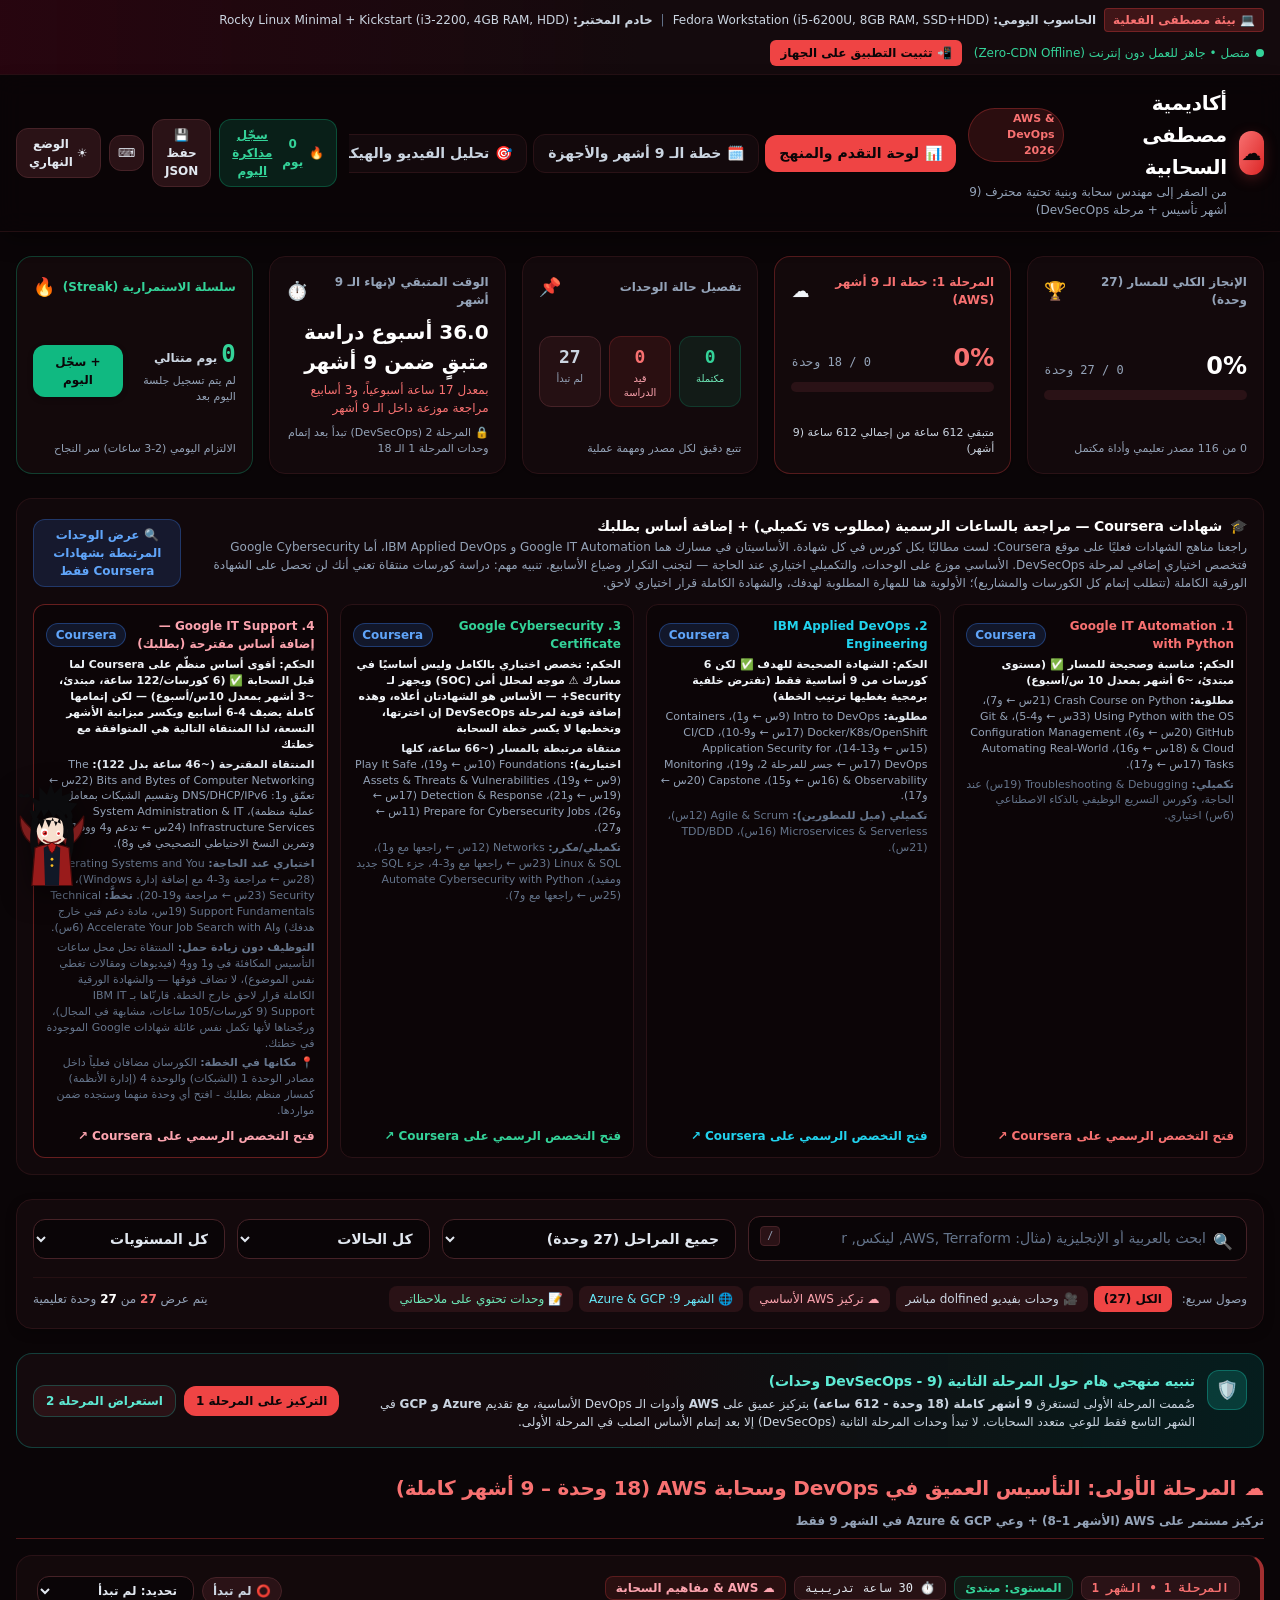
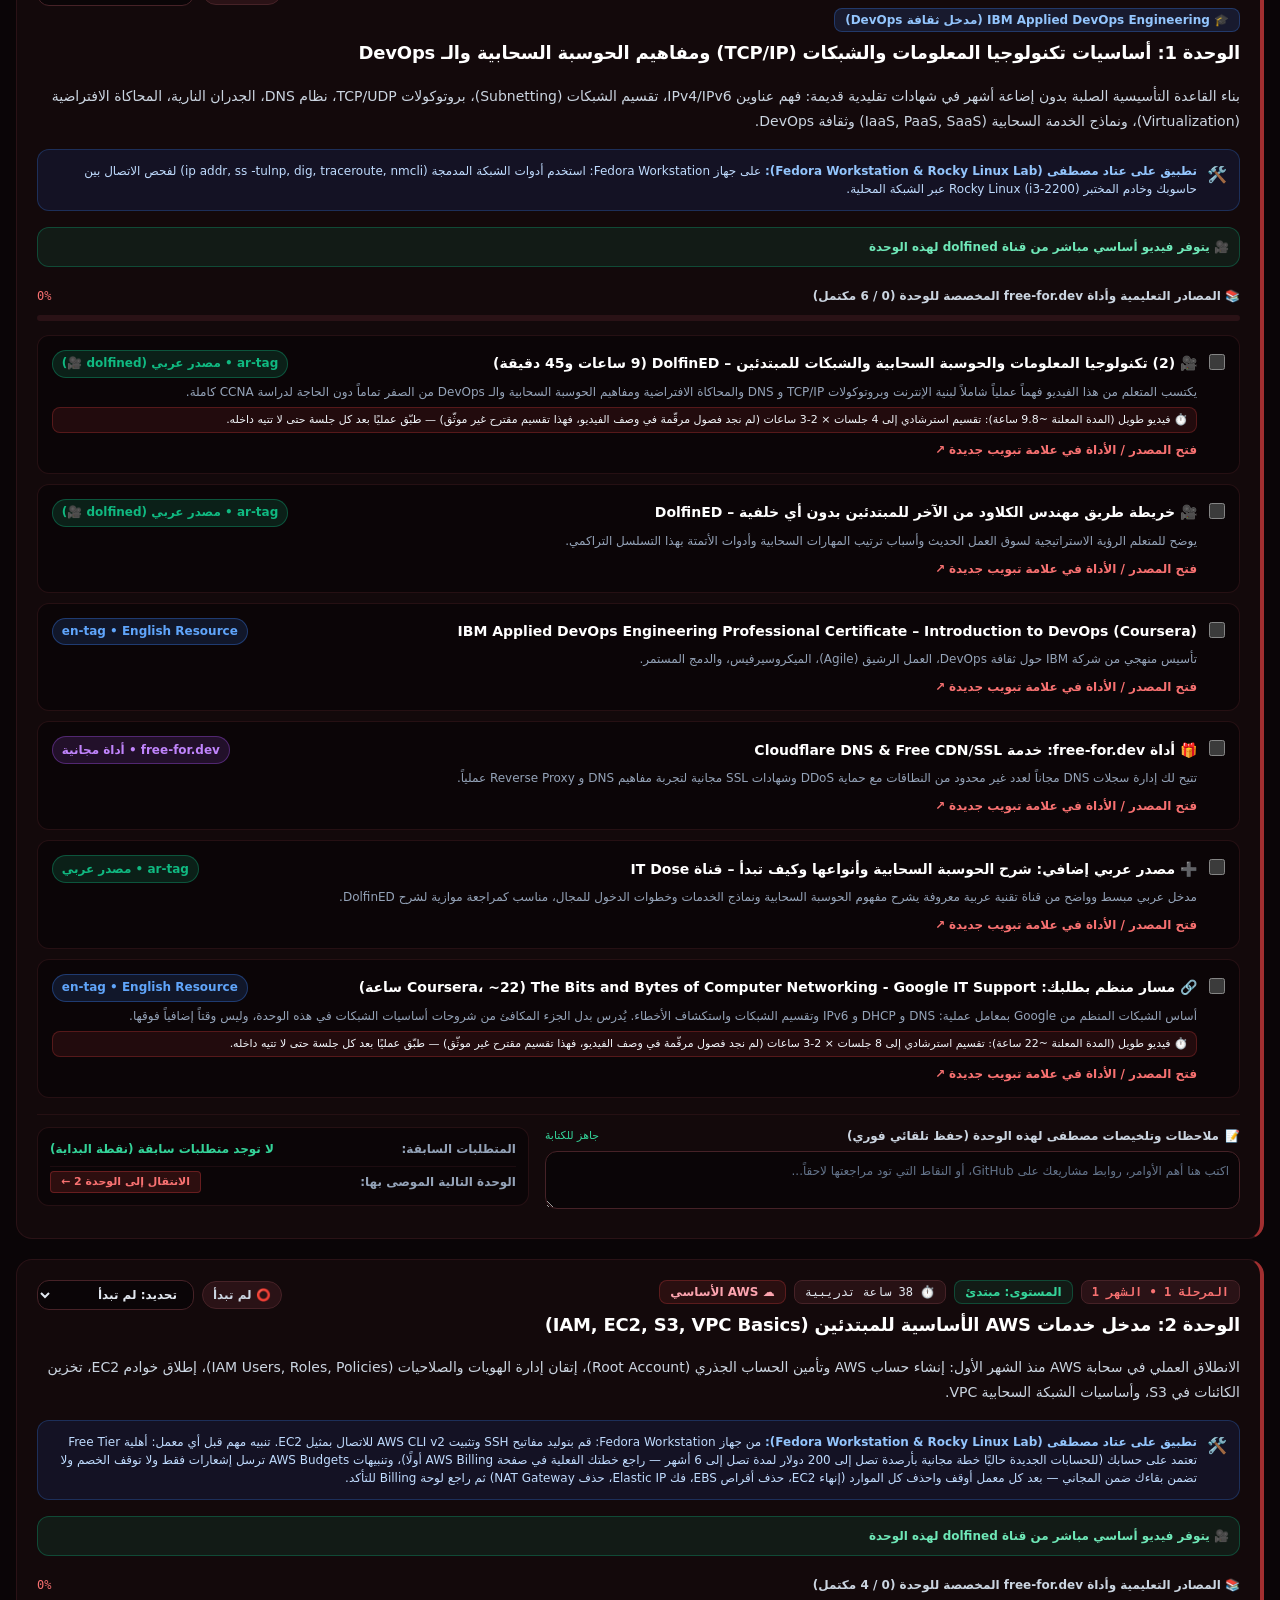
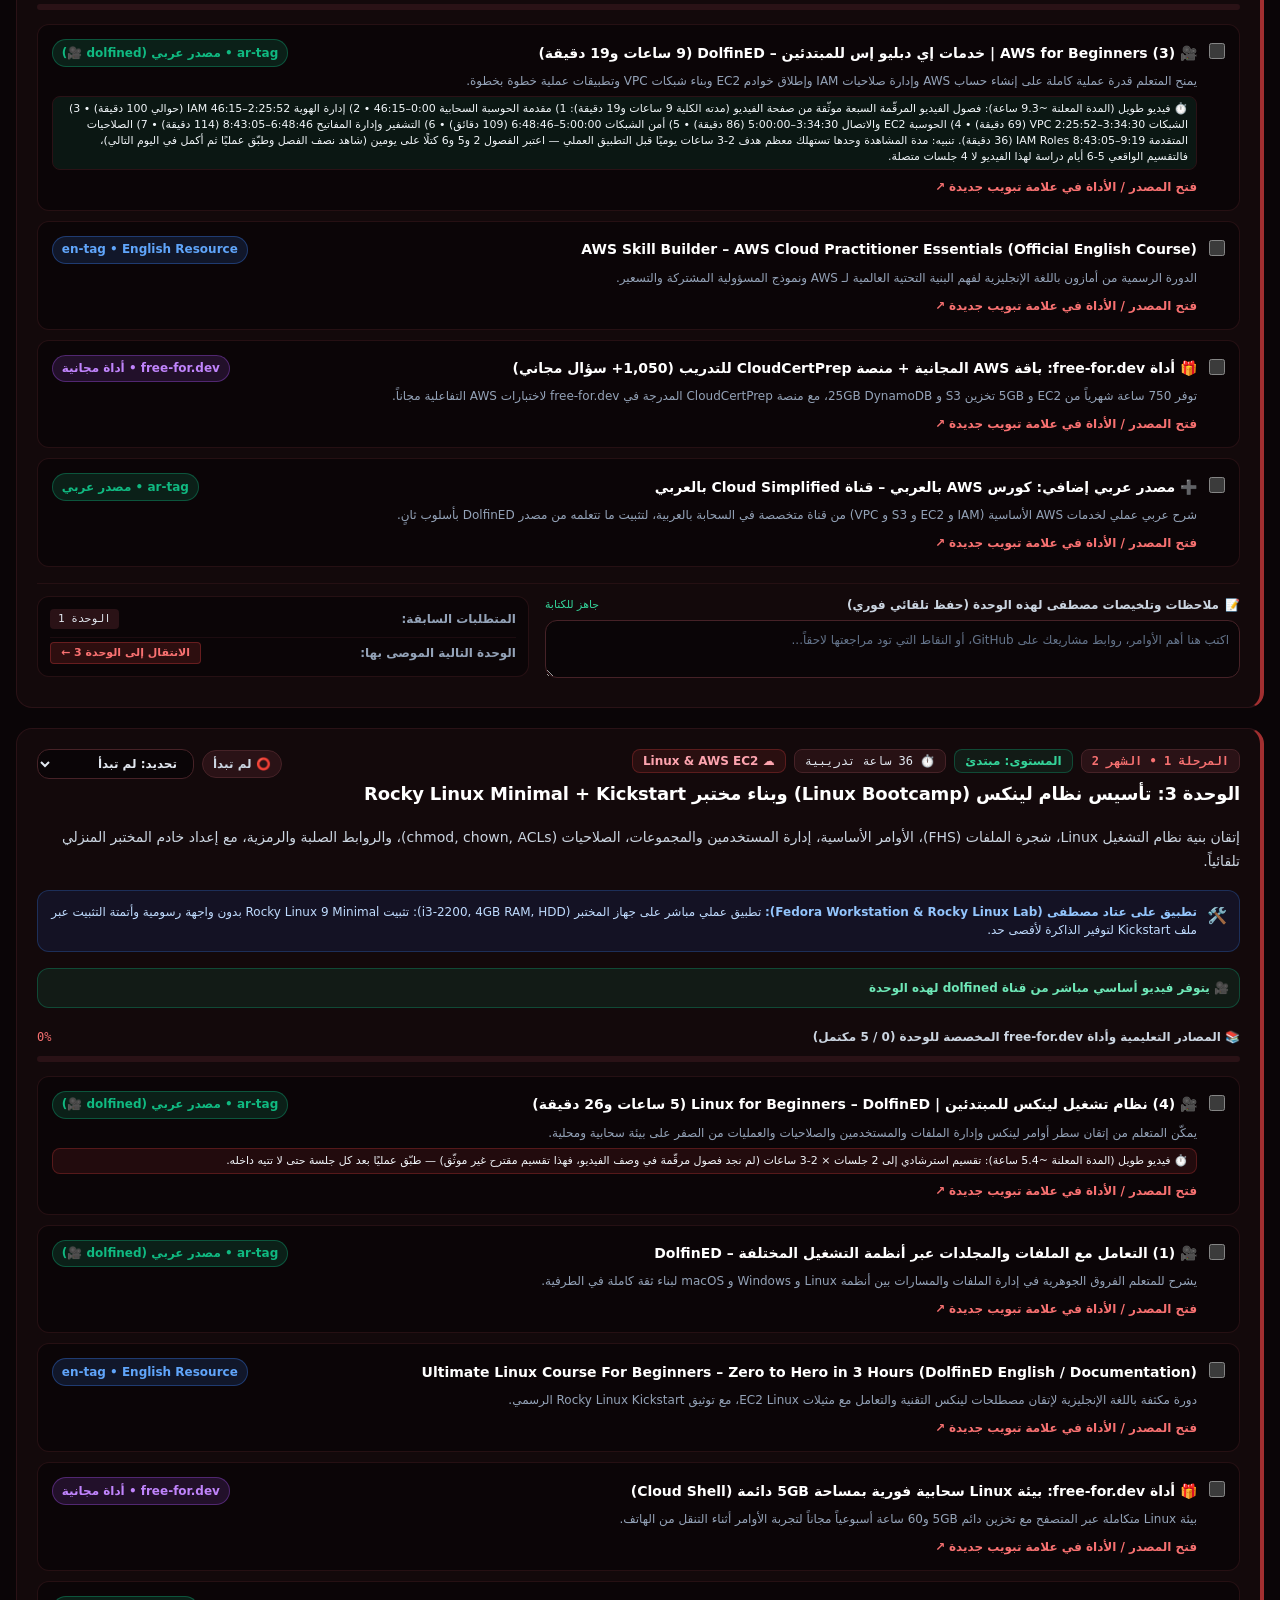
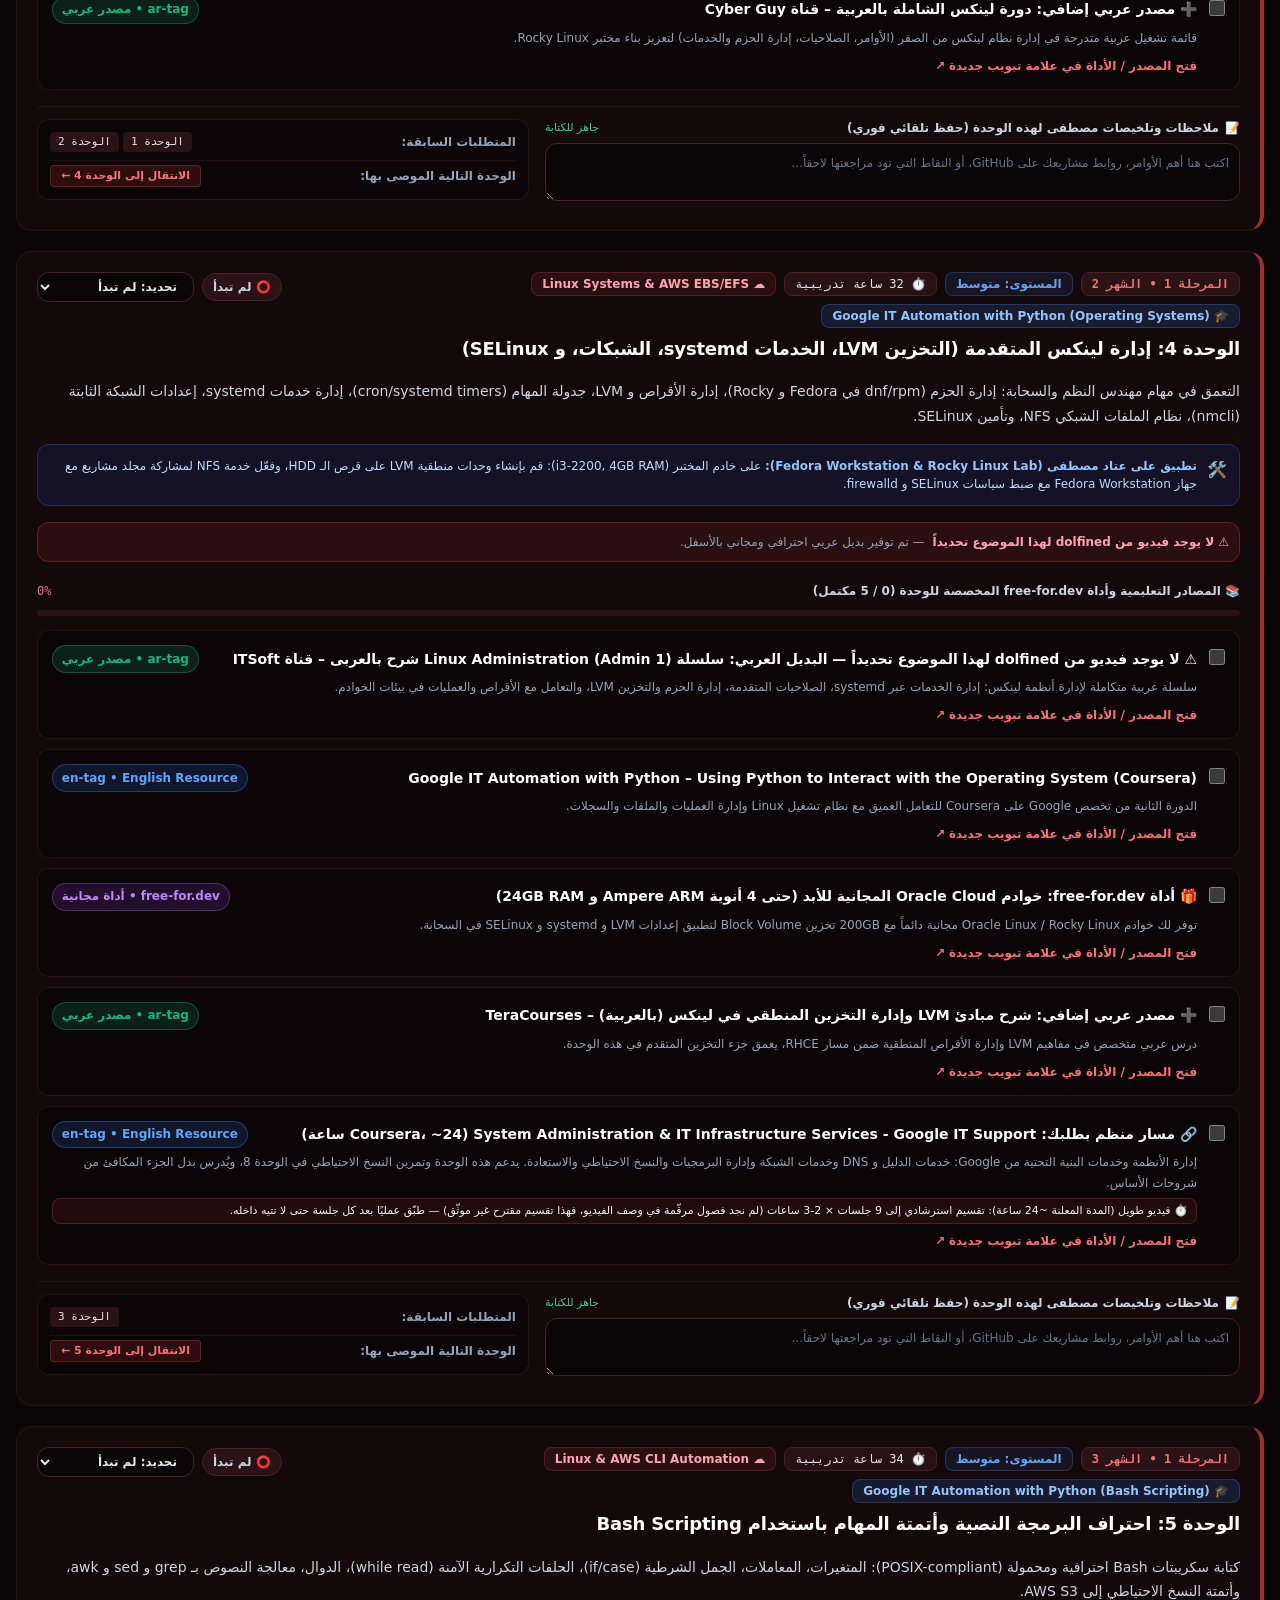
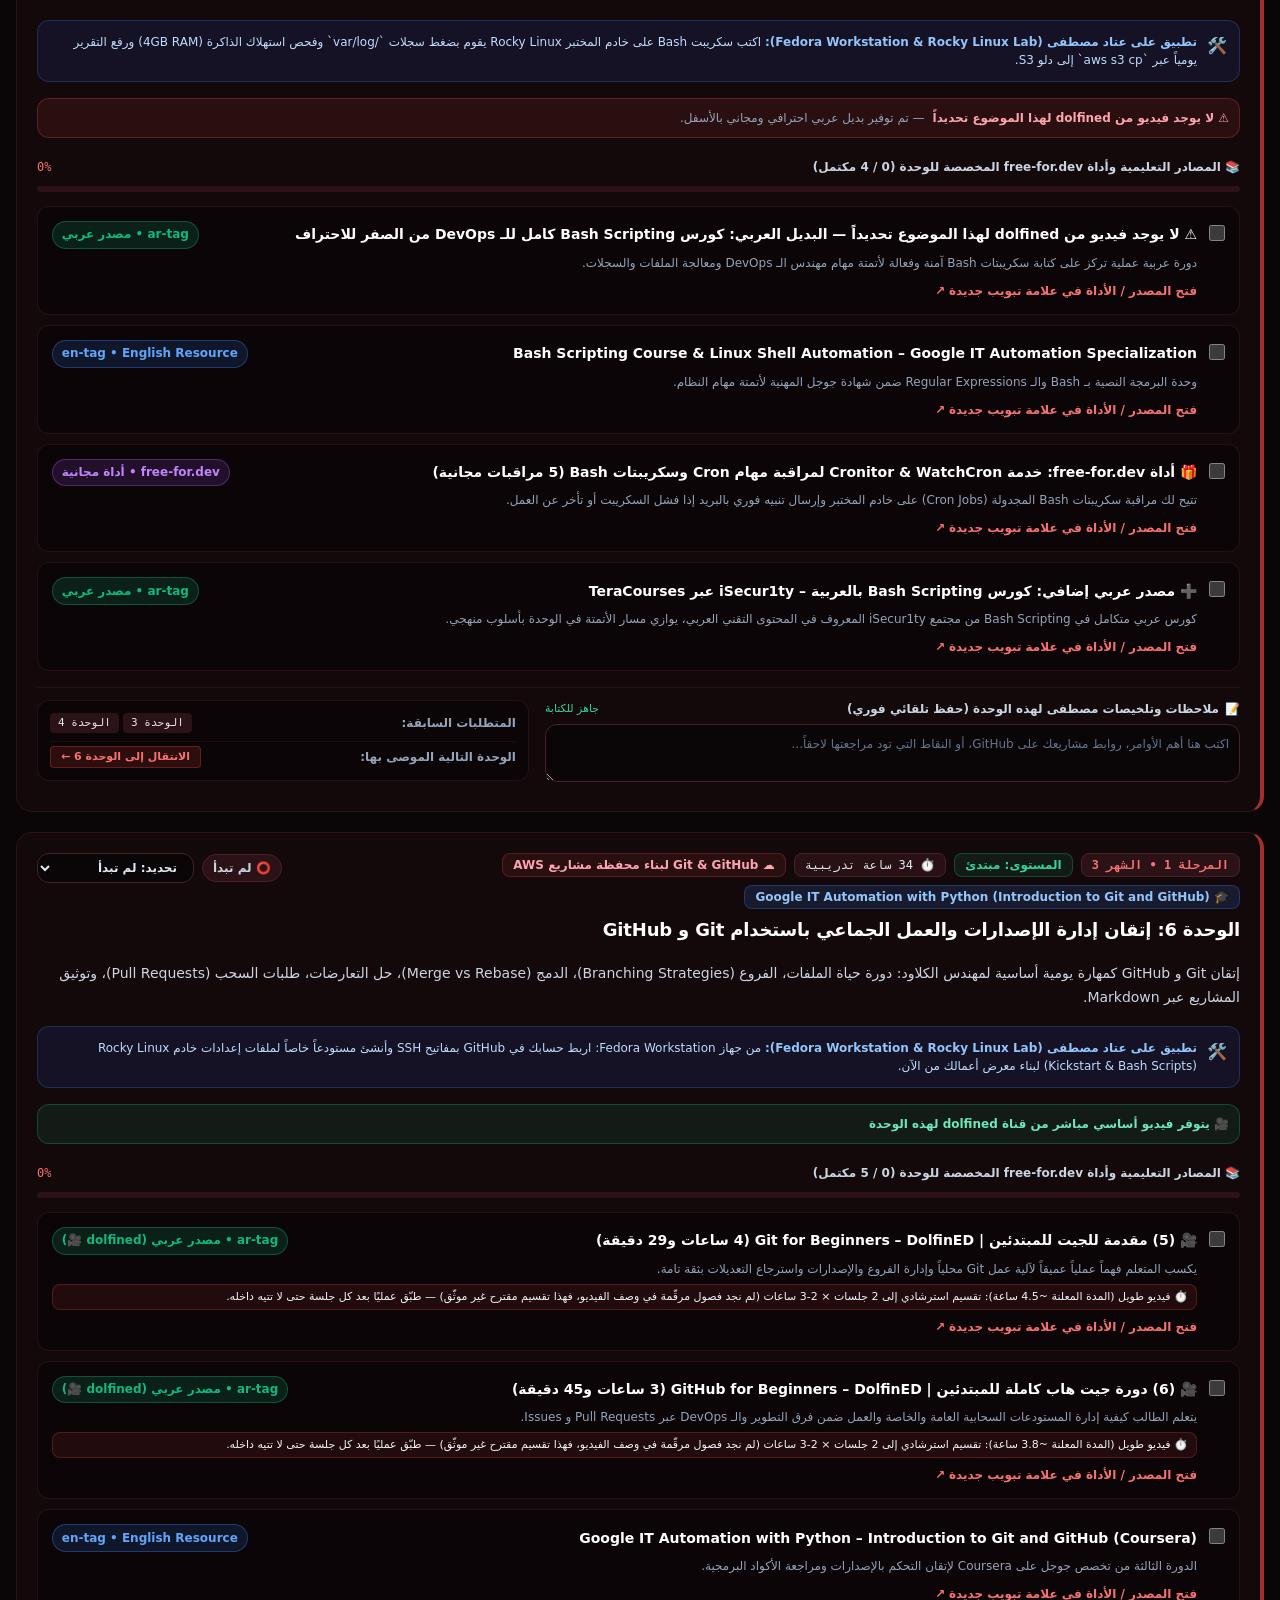
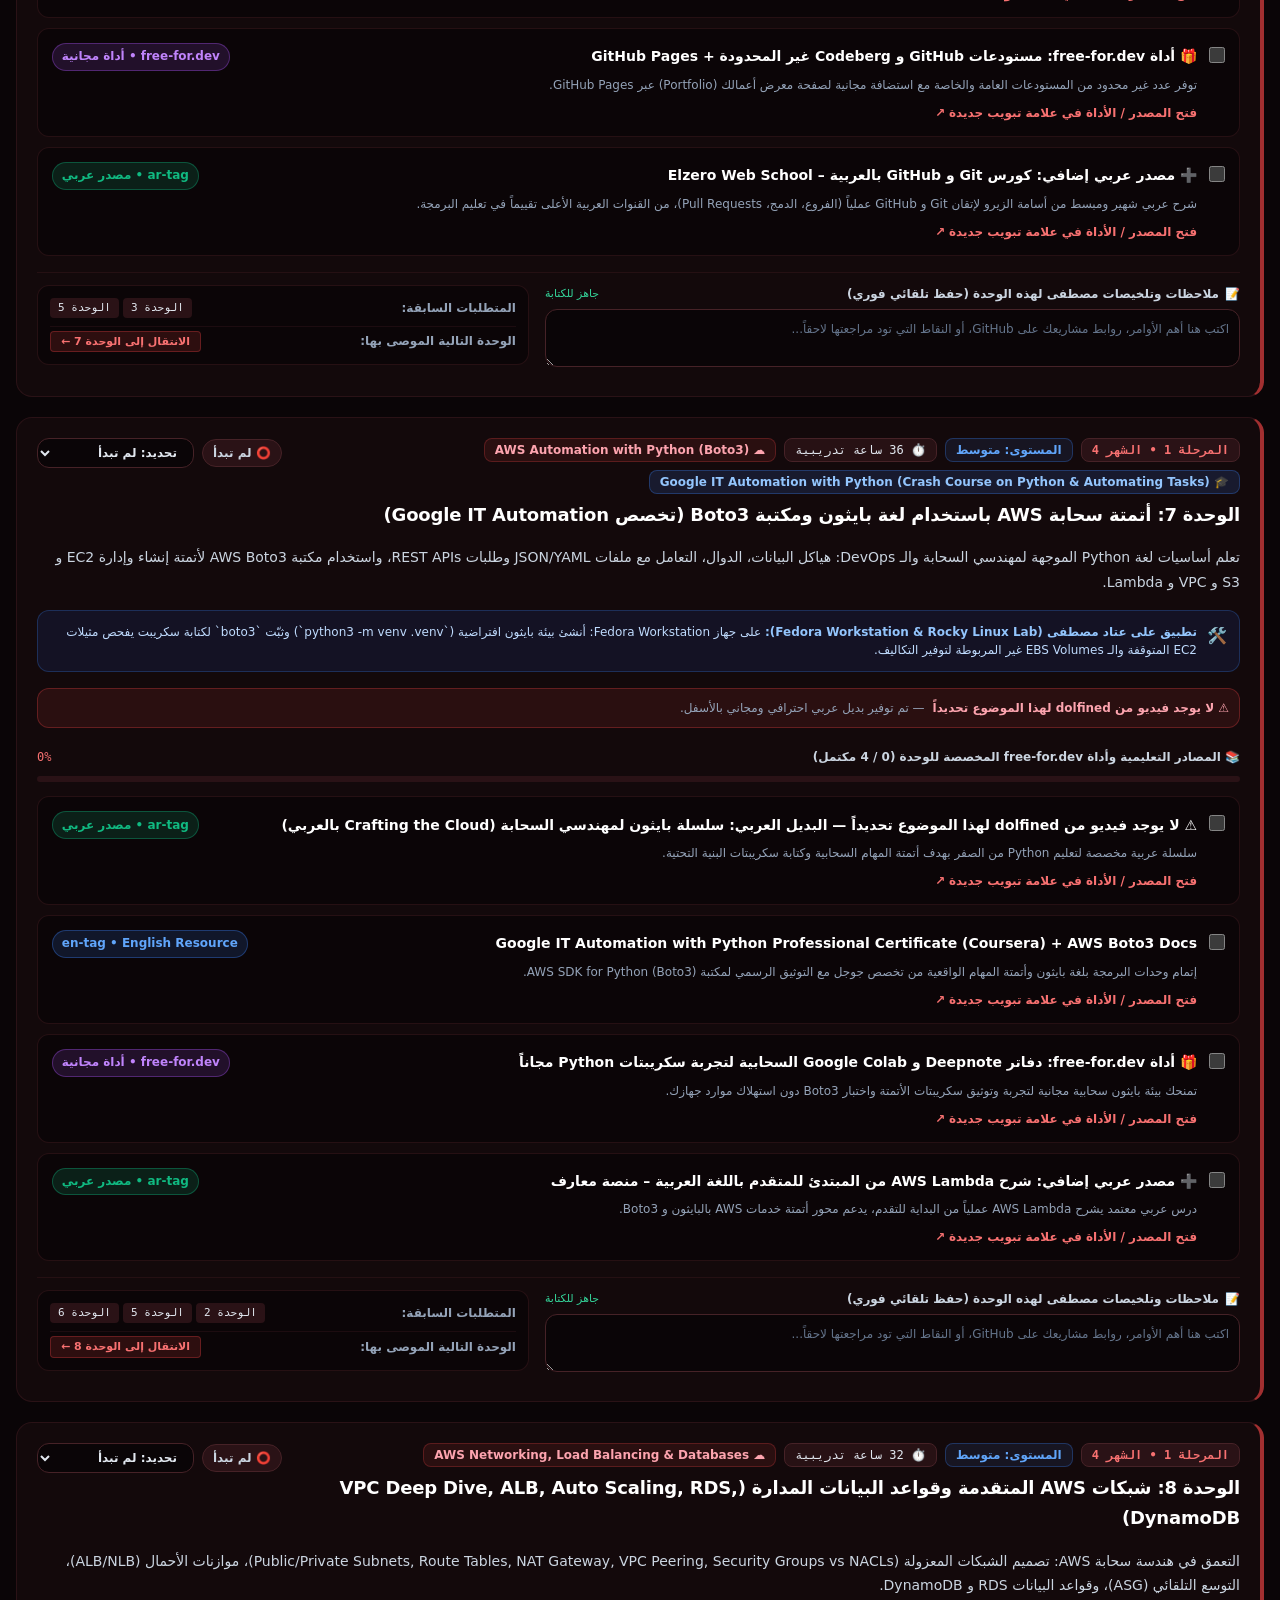
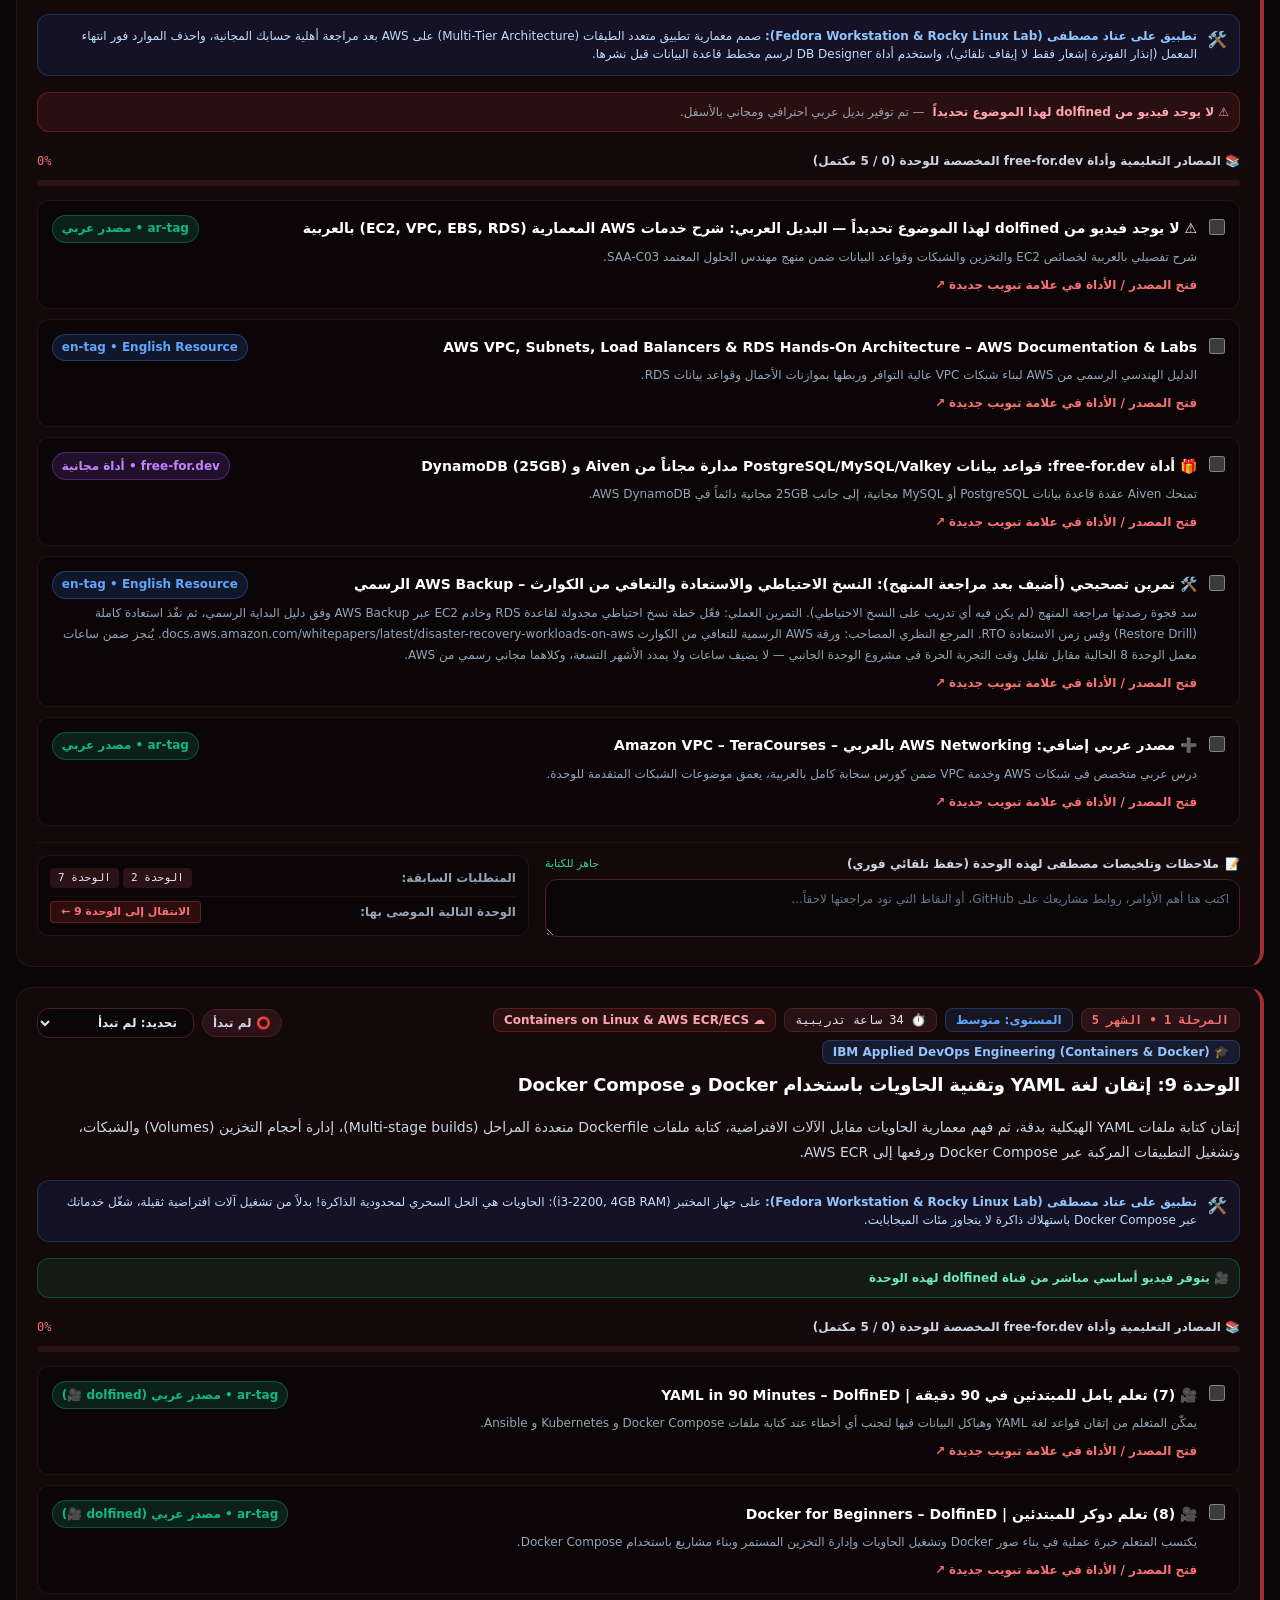
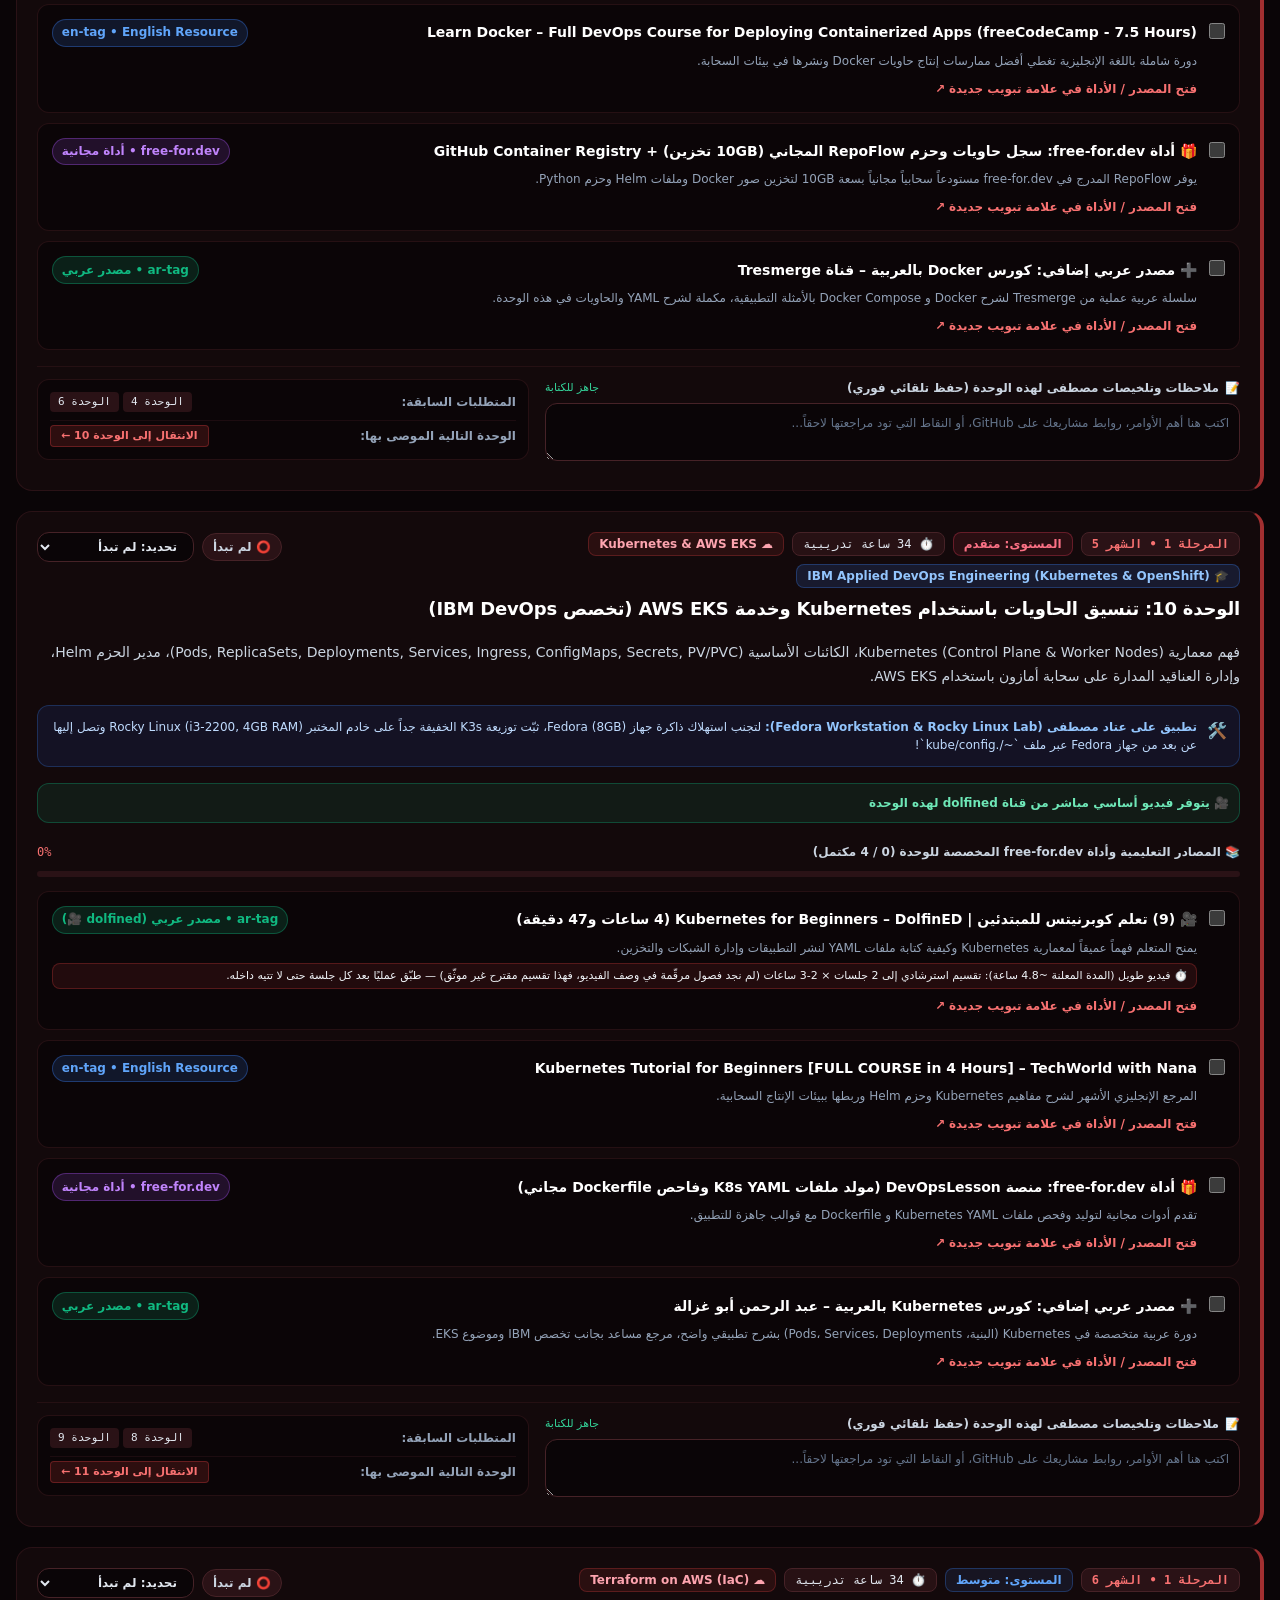
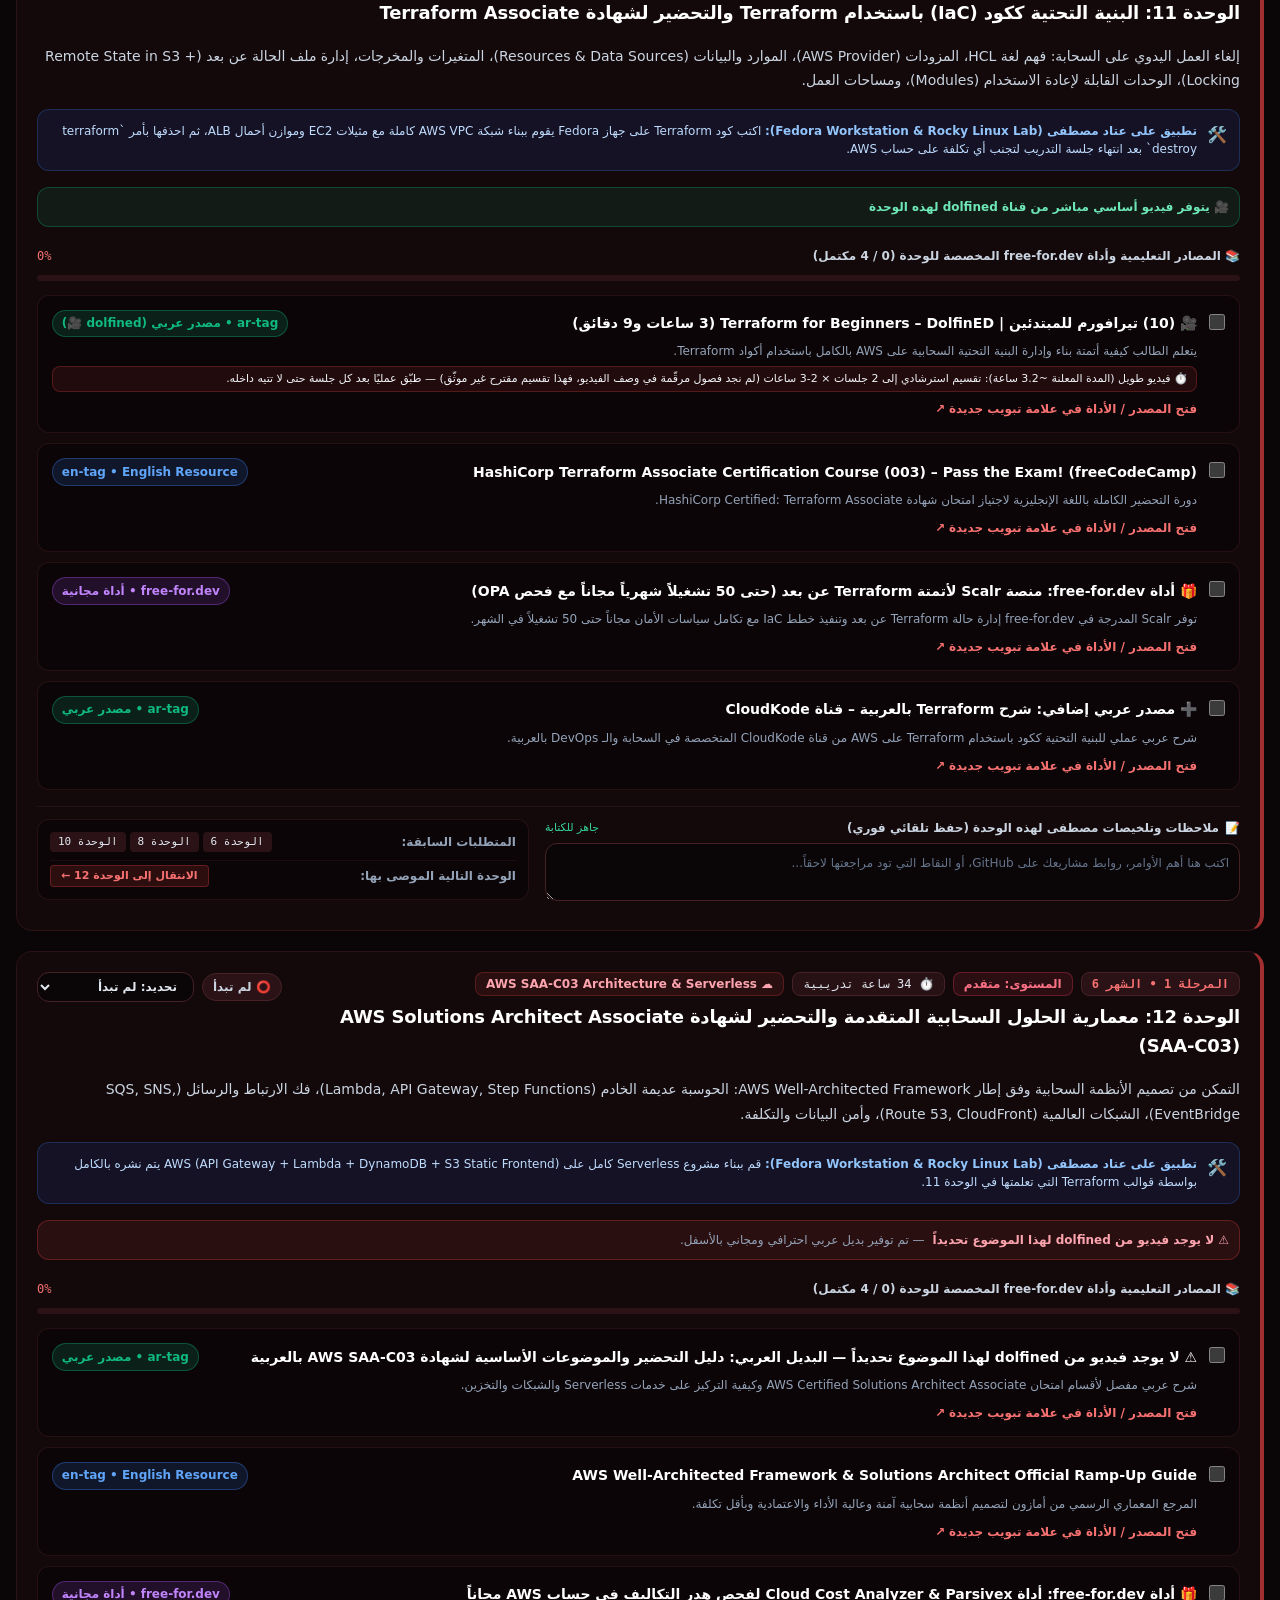
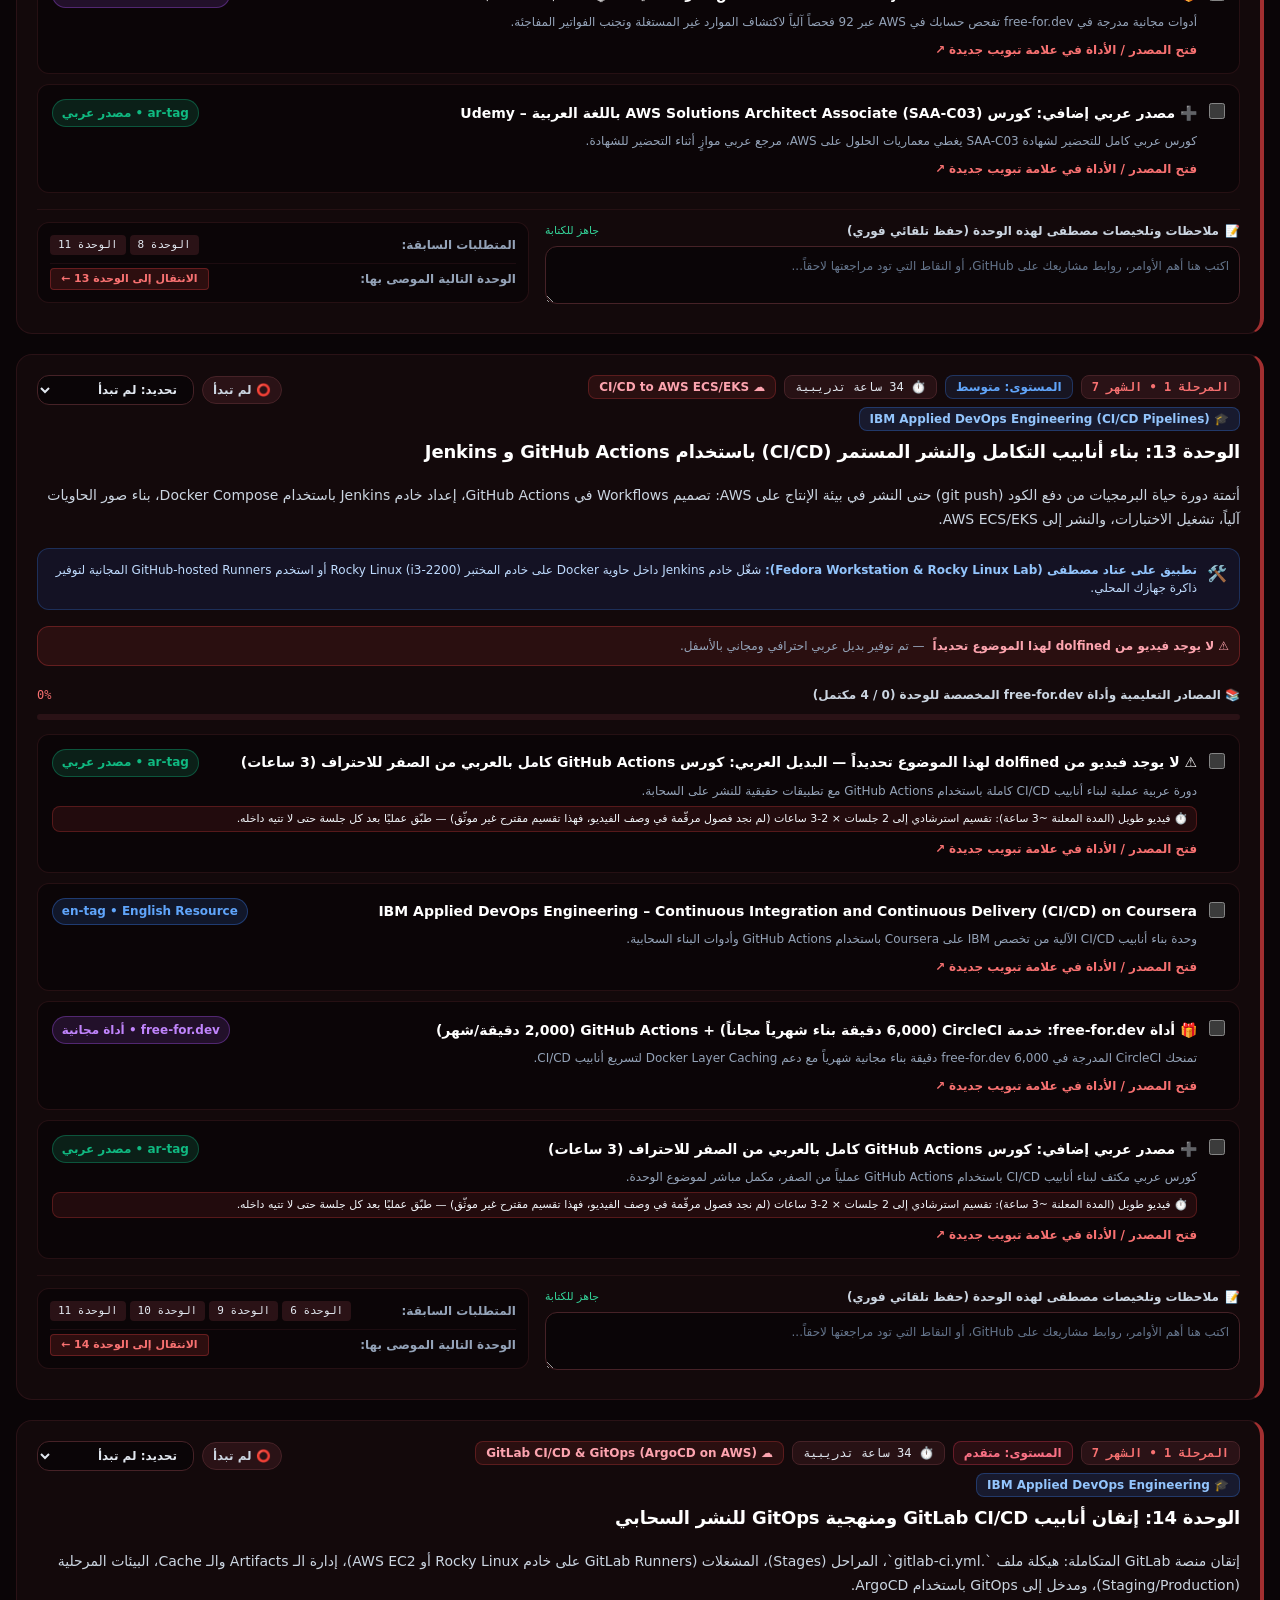
<file: 5-index.html>
<!DOCTYPE html>
<html lang="ar" dir="rtl" class="dark">
<head>
  <meta charset="UTF-8" />
  <meta name="viewport" content="width=device-width, initial-scale=1.0, maximum-scale=5.0" />
  <title>مسار مصطفى السحابي | البوابة التعليمية لهندسة السحابة والـ DevOps والـ DevSecOps</title>
  <meta name="description" content="تطبيق تعليمي تقدمي (PWA) يعمل دون اتصال بالإنترنت بنسبة 100% بدون أي تبعيات خارجية، مصمم خصيصاً لمصطفى للانتقال من الصفر إلى مهندس سحابة وبنية تحتية (AWS & DevOps & DevSecOps) خلال 9 أشهر." />
  <meta name="theme-color" content="#140a0d" id="meta-theme-color" />
  <meta name="apple-mobile-web-app-capable" content="yes" />
  <meta name="apple-mobile-web-app-status-bar-style" content="black-translucent" />
  <meta name="apple-mobile-web-app-title" content="مسار مصطفى" />

  <!-- Web App Manifest for Cloudflare Pages Root Deployment -->
  <link rel="manifest" href="./manifest.webmanifest" />
  <link rel="apple-touch-icon" href="./icons/icon-192.png" />

  <!-- Self-Contained SVG Favicon & Apple Touch Icon (Zero Network Requests) -->
  <link rel="icon" type="image/svg+xml" href="data:image/svg+xml;utf8,<svg xmlns='http://www.w3.org/2000/svg' viewBox='0 0 100 100'><rect width='100' height='100' rx='22' fill='%230f172a'/><text x='50%' y='58%' dominant-baseline='middle' text-anchor='middle' font-size='62'>☁️</text></svg>" />

  <style>
    /* ==========================================================================
       1. SELF-CONTAINED ARABIC RTL TYPOGRAPHY & MODERN CSS RESET (ZERO CDN)
       ========================================================================== */
    *, *::before, *::after {
      box-sizing: border-box;
      border-width: 0;
      border-style: solid;
      border-color: #2a1216;
    }
    html {
      line-height: 1.65;
      -webkit-text-size-adjust: 100%;
      tab-size: 4;
      font-family: 'Noto Sans Arabic', 'IBM Plex Sans Arabic', 'Readex Pro', 'Cairo', 'Segoe UI', Tahoma, system-ui, -apple-system, sans-serif;
      color-scheme: dark;
      scroll-behavior: smooth;
    }
    html.light {
      color-scheme: light;
    }
    body {
      margin: 0;
      font-family: inherit;
      line-height: 1.75;
      -webkit-font-smoothing: antialiased;
      overflow-x: hidden;
    }
    h1, h2, h3, h4, .font-heading {
      margin: 0;
      font-family: 'Noto Kufi Arabic', 'Readex Pro', 'Cairo', 'Noto Sans Arabic', system-ui, sans-serif;
      letter-spacing: -0.01em;
      line-height: 1.4;
    }
    p, ul, ol, pre, table, blockquote {
      margin: 0;
    }
    a {
      color: inherit;
      text-decoration: inherit;
    }
    button, input, select, textarea {
      font-family: inherit;
      font-size: 100%;
      line-height: inherit;
      color: inherit;
      margin: 0;
      padding: 0;
      background-color: transparent;
    }
    button, select {
      text-transform: none;
      cursor: pointer;
    }
    table {
      text-indent: 0;
      border-color: inherit;
      border-collapse: collapse;
    }
    code, kbd, samp, pre, .font-mono {
      font-family: 'JetBrains Mono', 'DejaVu Sans Mono', 'Fira Code', ui-monospace, SFMono-Regular, Menlo, Monaco, Consolas, monospace;
    }
    ::selection {
      background-color: #ef4444;
      color: #0a0507;
    }

    /* Custom Scrollbar */
    ::-webkit-scrollbar { width: 8px; height: 8px; }
    ::-webkit-scrollbar-track { background: rgba(20, 10, 13, 0.4); }
    ::-webkit-scrollbar-thumb { background: rgba(100, 116, 139, 0.5); border-radius: 9999px; }
    ::-webkit-scrollbar-thumb:hover { background: rgba(239, 68, 68, 0.75); }

    /* ==========================================================================
       2. LAYOUT, FLEXBOX, GRID & SPACING UTILITIES (100% SELF-CONTAINED)
       ========================================================================== */
    .sr-only {
      position: absolute; width: 1px; height: 1px; padding: 0; margin: -1px;
      overflow: hidden; clip: rect(0, 0, 0, 0); white-space: nowrap; border-width: 0;
    }
    .hidden { display: none !important; }
    .block { display: block; }
    .inline-flex { display: inline-flex; }
    .flex { display: flex; }
    .grid { display: grid; }
    .flex-1 { flex: 1 1 0%; }
    .shrink-0 { flex-shrink: 0; }
    .flex-col { flex-direction: column; }
    .flex-wrap { flex-wrap: wrap; }
    .items-start { align-items: flex-start; }
    .items-center { align-items: center; }
    .items-baseline { align-items: baseline; }
    .justify-center { justify-content: center; }
    .justify-between { justify-content: space-between; }
    .justify-end { justify-content: flex-end; }
    .self-start { align-self: flex-start; }

    .grid-cols-1 { grid-template-columns: repeat(1, minmax(0, 1fr)); }
    .grid-cols-2 { grid-template-columns: repeat(2, minmax(0, 1fr)); }
    .grid-cols-3 { grid-template-columns: repeat(3, minmax(0, 1fr)); }

    .gap-1 { gap: 0.25rem; }
    .gap-1\.5 { gap: 0.375rem; }
    .gap-2 { gap: 0.5rem; }
    .gap-2\.5 { gap: 0.625rem; }
    .gap-3 { gap: 0.75rem; }
    .gap-4 { gap: 1rem; }
    .gap-5 { gap: 1.25rem; }

    /* Vertical Space Between Children */
    .space-y-1 > :not([hidden]) ~ :not([hidden]) { margin-top: 0.25rem; }
    .space-y-1\.5 > :not([hidden]) ~ :not([hidden]) { margin-top: 0.375rem; }
    .space-y-2 > :not([hidden]) ~ :not([hidden]) { margin-top: 0.5rem; }
    .space-y-2\.5 > :not([hidden]) ~ :not([hidden]) { margin-top: 0.625rem; }
    .space-y-3 > :not([hidden]) ~ :not([hidden]) { margin-top: 0.75rem; }
    .space-y-4 > :not([hidden]) ~ :not([hidden]) { margin-top: 1rem; }
    .space-y-5 > :not([hidden]) ~ :not([hidden]) { margin-top: 1.25rem; }
    .space-y-6 > :not([hidden]) ~ :not([hidden]) { margin-top: 1.5rem; }
    .space-y-8 > :not([hidden]) ~ :not([hidden]) { margin-top: 2rem; }

    .divide-y > :not([hidden]) ~ :not([hidden]) { border-top-width: 1px; }
    .divide-slate-800 > :not([hidden]) ~ :not([hidden]) { border-color: #2a1216; }
    .divide-slate-800\/80 > :not([hidden]) ~ :not([hidden]) { border-color: rgba(42, 18, 22, 0.8); }

    /* Sizing & Positioning */
    .min-h-screen { min-height: 100vh; }
    .min-w-0 { min-width: 0px; }
    .w-full { width: 100%; }
    .w-2 { width: 0.5rem; }
    .w-4 { width: 1rem; }
    .w-10 { width: 2.5rem; }
    .w-11 { width: 2.75rem; }
    .h-1\.5 { height: 0.375rem; }
    .h-2 { height: 0.5rem; }
    .h-2\.5 { height: 0.625rem; }
    .h-4 { height: 1rem; }
    .h-10 { height: 2.5rem; }
    .h-11 { height: 2.75rem; }
    .h-full { height: 100%; }

    .max-w-sm { max-width: 24rem; }
    .max-w-md { max-width: 28rem; }
    .max-w-lg { max-width: 32rem; }
    .max-w-7xl { max-width: 80rem; }
    .mx-auto { margin-left: auto; margin-right: auto; }
    .my-2 { margin-top: 0.5rem; margin-bottom: 0.5rem; }
    .mt-0\.5 { margin-top: 0.125rem; }
    .mt-1 { margin-top: 0.25rem; }
    .mt-2 { margin-top: 0.5rem; }
    .mt-10 { margin-top: 2.5rem; }
    .mb-1 { margin-bottom: 0.25rem; }
    .mb-3 { margin-bottom: 0.75rem; }
    .ml-1 { margin-left: 0.25rem; }
    .mr-1 { margin-right: 0.25rem; }

    /* Padding */
    .p-1\.5 { padding: 0.375rem; }
    .p-2 { padding: 0.5rem; }
    .p-2\.5 { padding: 0.625rem; }
    .p-3 { padding: 0.75rem; }
    .p-3\.5 { padding: 0.875rem; }
    .p-4 { padding: 1rem; }
    .p-5 { padding: 1.25rem; }
    .p-6 { padding: 1.5rem; }
    .p-12 { padding: 3rem; }
    .px-1\.5 { padding-left: 0.375rem; padding-right: 0.375rem; }
    .px-2 { padding-left: 0.5rem; padding-right: 0.5rem; }
    .px-2\.5 { padding-left: 0.625rem; padding-right: 0.625rem; }
    .px-3 { padding-left: 0.75rem; padding-right: 0.75rem; }
    .px-3\.5 { padding-left: 0.875rem; padding-right: 0.875rem; }
    .px-4 { padding-left: 1rem; padding-right: 1rem; }
    .py-0\.5 { padding-top: 0.125rem; padding-bottom: 0.125rem; }
    .py-1 { padding-top: 0.25rem; padding-bottom: 0.25rem; }
    .py-1\.5 { padding-top: 0.375rem; padding-bottom: 0.375rem; }
    .py-2 { padding-top: 0.5rem; padding-bottom: 0.5rem; }
    .py-2\.5 { padding-top: 0.625rem; padding-bottom: 0.625rem; }
    .py-3 { padding-top: 0.75rem; padding-bottom: 0.75rem; }
    .py-3\.5 { padding-top: 0.875rem; padding-bottom: 0.875rem; }
    .py-5 { padding-top: 1.25rem; padding-bottom: 1.25rem; }
    .py-6 { padding-top: 1.5rem; padding-bottom: 1.5rem; }
    .pt-1 { padding-top: 0.25rem; }
    .pt-2 { padding-top: 0.5rem; }
    .pt-3 { padding-top: 0.75rem; }
    .pt-4 { padding-top: 1rem; }
    .pb-1 { padding-bottom: 0.25rem; }
    .pb-2 { padding-bottom: 0.5rem; }
    .pb-3 { padding-bottom: 0.75rem; }
    .pb-4 { padding-bottom: 1rem; }
    .pr-5 { padding-right: 1.25rem; }
    .pr-10 { padding-right: 2.5rem; }
    .pl-20 { padding-left: 5rem; }

    /* Positioning */
    .relative { position: relative; }
    .absolute { position: absolute; }
    .fixed { position: fixed; }
    .sticky { position: sticky; }
    .inset-0 { top: 0; right: 0; bottom: 0; left: 0; }
    .top-0 { top: 0; }
    .top-2\.5 { top: 0.625rem; }
    .top-3 { top: 0.75rem; }
    .right-3\.5 { right: 0.875rem; }
    .left-3 { left: 0.75rem; }
    .left-5 { left: 1.25rem; }
    .bottom-5 { bottom: 1.25rem; }
    .z-40 { z-index: 40; }
    .z-50 { z-index: 50; }

    /* Typography & Alignment */
    .text-\[10px\] { font-size: 10px; line-height: 1.4; }
    .text-\[11px\] { font-size: 11px; line-height: 1.45; }
    .text-xs { font-size: 0.75rem; line-height: 1.5; }
    .text-sm { font-size: 0.875rem; line-height: 1.65; }
    .text-base { font-size: 1rem; line-height: 1.65; }
    .text-lg { font-size: 1.125rem; line-height: 1.6; }
    .text-xl { font-size: 1.25rem; line-height: 1.5; }
    .text-2xl { font-size: 1.5rem; line-height: 1.35; }
    .text-4xl { font-size: 2.25rem; line-height: 1.2; }

    .font-normal { font-weight: 400; }
    .font-medium { font-weight: 500; }
    .font-semibold { font-weight: 600; }
    .font-bold { font-weight: 700; }
    .font-extrabold { font-weight: 800; }
    .tracking-tight { letter-spacing: -0.015em; }
    .leading-relaxed { line-height: 1.75; }
    .text-right { text-align: right; }
    .text-center { text-align: center; }
    .text-left { text-align: left; }
    .underline { text-decoration: underline; }
    .line-through { text-decoration: line-through; }
    .whitespace-nowrap { white-space: nowrap; }
    .list-disc { list-style-type: disc; }

    /* Borders & Radius */
    .rounded { border-radius: 0.25rem; }
    .rounded-md { border-radius: 0.375rem; }
    .rounded-lg { border-radius: 0.5rem; }
    .rounded-xl { border-radius: 0.75rem; }
    .rounded-2xl { border-radius: 1rem; }
    .rounded-full { border-radius: 9999px; }

    .border { border-width: 1px; }
    .border-t { border-top-width: 1px; }
    .border-b { border-bottom-width: 1px; }
    .border-r-4 { border-right-width: 4px; }

    .border-slate-200 { border-color: #e2e8f0; }
    .border-slate-700 { border-color: #462227; }
    .border-slate-800 { border-color: #2a1216; }
    .border-slate-800\/60 { border-color: rgba(42, 18, 22, 0.6); }
    .border-slate-800\/70 { border-color: rgba(42, 18, 22, 0.7); }
    .border-slate-800\/80 { border-color: rgba(42, 18, 22, 0.8); }
    .border-slate-800\/90 { border-color: rgba(42, 18, 22, 0.9); }

    .border-brand-500\/30 { border-color: rgba(239, 68, 68, 0.3); }
    .border-amber-500\/20 { border-color: rgba(239, 68, 68, 0.2); }
    .border-amber-500\/25 { border-color: rgba(239, 68, 68, 0.25); }
    .border-amber-500\/30 { border-color: rgba(239, 68, 68, 0.3); }
    .border-amber-500\/40 { border-color: rgba(239, 68, 68, 0.4); }
    .border-amber-500\/50 { border-color: rgba(239, 68, 68, 0.5); }

    .border-emerald-500\/20 { border-color: rgba(16, 185, 129, 0.2); }
    .border-emerald-500\/30 { border-color: rgba(16, 185, 129, 0.3); }
    .border-emerald-500\/40 { border-color: rgba(16, 185, 129, 0.4); }
    .border-emerald-500\/50 { border-color: rgba(16, 185, 129, 0.5); }

    .border-teal-500\/30 { border-color: rgba(20, 184, 166, 0.3); }
    .border-teal-500\/40 { border-color: rgba(20, 184, 166, 0.4); }
    .border-cyan-500\/40 { border-color: rgba(6, 182, 212, 0.4); }
    .border-blue-500\/25 { border-color: rgba(59, 130, 246, 0.25); }
    .border-blue-500\/30 { border-color: rgba(59, 130, 246, 0.3); }
    .border-rose-500\/30 { border-color: rgba(244, 63, 94, 0.3); }
    .border-rose-500\/40 { border-color: rgba(244, 63, 94, 0.4); }

    .border-r-emerald-500 { border-right-color: #10b981; }
    .border-r-amber-500 { border-right-color: #ef4444; }
    .border-r-brand-500\/60 { border-right-color: rgba(239, 68, 68, 0.65); }
    .border-r-teal-500\/60 { border-right-color: rgba(20, 184, 166, 0.65); }

    /* Background Colors */
    .bg-white { background-color: #ffffff; }
    .bg-slate-50 { background-color: #f8fafc; }
    .bg-slate-800 { background-color: #2a1216; }
    .bg-slate-800\/80 { background-color: rgba(42, 18, 22, 0.8); }
    .bg-slate-800\/90 { background-color: rgba(42, 18, 22, 0.9); }
    .bg-slate-900 { background-color: #140a0d; }
    .bg-slate-900\/40 { background-color: rgba(20, 10, 13, 0.4); }
    .bg-slate-900\/50 { background-color: rgba(20, 10, 13, 0.5); }
    .bg-slate-900\/70 { background-color: rgba(20, 10, 13, 0.7); }
    .bg-slate-900\/80 { background-color: rgba(20, 10, 13, 0.8); }
    .bg-slate-900\/90 { background-color: rgba(20, 10, 13, 0.9); }
    .bg-slate-900\/95 { background-color: rgba(20, 10, 13, 0.95); }
    .bg-slate-950 { background-color: #0a0507; }
    .bg-slate-950\/70 { background-color: rgba(10, 5, 7, 0.7); }
    .bg-slate-950\/75 { background-color: rgba(10, 5, 7, 0.75); }
    .bg-slate-950\/80 { background-color: rgba(10, 5, 7, 0.8); }
    .bg-slate-950\/90 { background-color: rgba(10, 5, 7, 0.9); }

    .bg-brand-500 { background-color: #ef4444; }
    .bg-brand-500\/15 { background-color: rgba(239, 68, 68, 0.15); }
    .bg-brand-500\/20 { background-color: rgba(239, 68, 68, 0.2); }
    .bg-amber-500\/10 { background-color: rgba(239, 68, 68, 0.1); }
    .bg-amber-500\/15 { background-color: rgba(239, 68, 68, 0.15); }
    .bg-amber-500\/20 { background-color: rgba(239, 68, 68, 0.2); }
    .bg-amber-950\/95 { background-color: rgba(76, 5, 25, 0.95); }

    .bg-emerald-400 { background-color: #34d399; }
    .bg-emerald-500 { background-color: #10b981; }
    .bg-emerald-500\/10 { background-color: rgba(16, 185, 129, 0.1); }
    .bg-emerald-500\/15 { background-color: rgba(16, 185, 129, 0.15); }
    .bg-emerald-500\/20 { background-color: rgba(16, 185, 129, 0.2); }
    .bg-emerald-950\/10 { background-color: rgba(2, 44, 34, 0.25); }
    .bg-emerald-950\/95 { background-color: rgba(2, 44, 34, 0.95); }

    .bg-teal-500\/20 { background-color: rgba(20, 184, 166, 0.2); }
    .bg-cyan-500\/20 { background-color: rgba(6, 182, 212, 0.2); }
    .bg-blue-500\/10 { background-color: rgba(59, 130, 246, 0.1); }
    .bg-blue-500\/15 { background-color: rgba(59, 130, 246, 0.15); }
    .bg-blue-950\/30 { background-color: rgba(23, 37, 84, 0.35); }
    .bg-rose-500\/10 { background-color: rgba(244, 63, 94, 0.1); }
    .bg-rose-500\/15 { background-color: rgba(244, 63, 94, 0.15); }
    .bg-rose-600 { background-color: #e11d48; }

    /* Gradients */
    .bg-gradient-to-br.from-brand-400.to-brand-600 {
      background-image: linear-gradient(to bottom right, #f87171, #dc2626);
    }
    .bg-gradient-to-l.from-brand-400.to-brand-600 {
      background-image: linear-gradient(to left, #f87171, #dc2626);
    }
    .bg-gradient-to-l.from-slate-900.via-slate-900.to-amber-950\/40 {
      background-image: linear-gradient(to left, #140a0d, #140a0d, rgba(76, 5, 25, 0.45));
    }
    .bg-gradient-to-l.from-teal-950\/60.via-slate-900.to-slate-900 {
      background-image: linear-gradient(to left, rgba(4, 47, 46, 0.6), #140a0d, #140a0d);
    }

    /* Text Colors */
    .text-white { color: #ffffff; }
    .text-slate-100 { color: #f1f5f9; }
    .text-slate-200 { color: #e2e8f0; }
    .text-slate-300 { color: #cbd5e1; }
    .text-slate-400 { color: #94a3b8; }
    .text-slate-500 { color: #64748b; }
    .text-slate-900 { color: #140a0d; }
    .text-slate-950 { color: #0a0507; }

    .text-brand-400 { color: #f87171; }
    .text-amber-200 { color: #fecdd3; }
    .text-amber-300 { color: #fda4af; }
    .text-amber-400 { color: #f87171; }
    .text-emerald-200 { color: #a7f3d0; }
    .text-emerald-300 { color: #6ee7b7; }
    .text-emerald-400 { color: #34d399; }
    .text-teal-300 { color: #5eead4; }
    .text-teal-400 { color: #2dd4bf; }
    .text-cyan-300 { color: #67e8f9; }
    .text-cyan-400 { color: #22d3ee; }
    .text-blue-200 { color: #bfdbfe; }
    .text-blue-300 { color: #93c5fd; }
    .text-blue-400 { color: #60a5fa; }
    .text-purple-400 { color: #c084fc; }
    .text-rose-300 { color: #fda4af; }
    .text-rose-400 { color: #fb7185; }

    /* Shadows, Blur & Effects */
    .shadow-sm { box-shadow: 0 1px 2px 0 rgba(0, 0, 0, 0.2); }
    .shadow { box-shadow: 0 2px 6px -1px rgba(0, 0, 0, 0.3); }
    .shadow-md { box-shadow: 0 4px 12px -2px rgba(0, 0, 0, 0.35); }
    .shadow-lg { box-shadow: 0 10px 20px -3px rgba(0, 0, 0, 0.4); }
    .shadow-xl { box-shadow: 0 20px 25px -5px rgba(0, 0, 0, 0.5); }
    .shadow-2xl { box-shadow: 0 25px 50px -12px rgba(0, 0, 0, 0.65); }
    .shadow-brand-500\/20 { box-shadow: 0 4px 14px 0 rgba(239, 68, 68, 0.25); }

    .backdrop-blur-sm { backdrop-filter: blur(4px); -webkit-backdrop-filter: blur(4px); }
    .backdrop-blur-md { backdrop-filter: blur(12px); -webkit-backdrop-filter: blur(12px); }

    .overflow-hidden { overflow: hidden; }
    .overflow-x-auto { overflow-x: auto; }
    .pointer-events-none { pointer-events: none; }
    .cursor-pointer { cursor: pointer; }
    .accent-brand-500 { accent-color: #ef4444; }

    .ring-2 { box-shadow: 0 0 0 2px #f87171; }
    .ring-brand-400 { --ring-color: #f87171; }

    /* Transitions & Animations */
    .transition { transition: all 0.2s cubic-bezier(0.16, 1, 0.3, 1); }
    .transition-all { transition: all 0.3s cubic-bezier(0.16, 1, 0.3, 1); }
    .transition-colors { transition: background-color 0.2s ease, border-color 0.2s ease, color 0.2s ease; }
    .duration-200 { transition-duration: 200ms; }
    .duration-300 { transition-duration: 300ms; }
    .duration-500 { transition-duration: 500ms; }

    @keyframes pulse {
      0%, 100% { opacity: 1; }
      50% { opacity: 0.4; }
    }
    .animate-pulse { animation: pulse 2s cubic-bezier(0.4, 0, 0.6, 1) infinite; }

    /* Hover & Focus States */
    .hover\:underline:hover { text-decoration: underline; }
    .hover\:bg-brand-400:hover { background-color: #f87171; }
    .hover\:bg-brand-500:hover { background-color: #ef4444; }
    .hover\:bg-emerald-400:hover { background-color: #34d399; }
    .hover\:bg-emerald-500\/25:hover { background-color: rgba(16, 185, 129, 0.25); }
    .hover\:bg-blue-500\/25:hover { background-color: rgba(59, 130, 246, 0.25); }
    .hover\:bg-cyan-500\/30:hover { background-color: rgba(6, 182, 212, 0.3); }
    .hover\:bg-rose-500:hover { background-color: #f43f5e; }
    .hover\:bg-rose-500\/25:hover { background-color: rgba(244, 63, 94, 0.25); }
    .hover\:bg-slate-700:hover { background-color: #462227; }
    .hover\:bg-slate-800:hover { background-color: #2a1216; }
    .hover\:bg-slate-800\/40:hover { background-color: rgba(42, 18, 22, 0.4); }
    .hover\:text-slate-950:hover { color: #0a0507; }

    .focus\:outline-none:focus { outline: none; }
    .focus\:border-brand-500:focus { border-color: #ef4444; box-shadow: 0 0 0 2px rgba(239, 68, 68, 0.25); }
    .placeholder-slate-500::placeholder { color: #64748b; }

    /* ==========================================================================
       3. RESPONSIVE MEDIA QUERIES (SM: 640px, MD: 768px, LG: 1024px)
       ========================================================================== */
    @media (min-width: 640px) {
      .sm\:flex-row { flex-direction: row; }
      .sm\:items-center { align-items: center; }
      .sm\:grid-cols-2 { grid-template-columns: repeat(2, minmax(0, 1fr)); }
      .sm\:grid-cols-4 { grid-template-columns: repeat(4, minmax(0, 1fr)); }
      .sm\:text-xs { font-size: 0.75rem; }
      .sm\:text-sm { font-size: 0.875rem; }
      .sm\:text-lg { font-size: 1.125rem; }
      .sm\:text-xl { font-size: 1.25rem; }
      .sm\:text-2xl { font-size: 1.5rem; }
    }
    @media (min-width: 768px) {
      .md\:flex-row { flex-direction: row; }
      .md\:items-center { align-items: center; }
      .md\:self-auto { align-self: auto; }
      .md\:grid-cols-3 { grid-template-columns: repeat(3, minmax(0, 1fr)); }
      .md\:grid-cols-2 { grid-template-columns: repeat(2, minmax(0, 1fr)); }
    }
    @media (min-width: 1024px) {
      .lg\:hidden { display: none !important; }
      .lg\:flex { display: flex !important; }
      .lg\:flex-row { flex-direction: row; }
      .lg\:items-center { align-items: center; }
      .lg\:items-start { align-items: flex-start; }
      .lg\:justify-between { justify-content: space-between; }
      .lg\:pb-0 { padding-bottom: 0; }
      .lg\:grid-cols-2 { grid-template-columns: repeat(2, minmax(0, 1fr)); }
      .lg\:grid-cols-4 { grid-template-columns: repeat(4, minmax(0, 1fr)); }
      .lg\:grid-cols-5 { grid-template-columns: repeat(5, minmax(0, 1fr)); }
      .lg\:grid-cols-12 { grid-template-columns: repeat(12, minmax(0, 1fr)); }
      .lg\:col-span-2 { grid-column: span 2 / span 2; }
      .lg\:col-span-3 { grid-column: span 3 / span 3; }
      .lg\:col-span-5 { grid-column: span 5 / span 5; }
      .lg\:col-span-7 { grid-column: span 7 / span 7; }
    }

    /* ==========================================================================
       4. COMPLETE LIGHT MODE THEME OVERRIDES (HIGH CONTRAST WCAG AA)
       ========================================================================== */
    html.light body {
      background-color: #f8fafc;
      color: #140a0d;
    }
    html.light header {
      background-color: rgba(255, 255, 255, 0.95) !important;
      border-bottom-color: #e2e8f0 !important;
      box-shadow: 0 2px 10px rgba(20, 10, 13, 0.05) !important;
    }
    html.light .bg-slate-900\/90,
    html.light .bg-slate-900\/95,
    html.light .bg-slate-900\/80,
    html.light .bg-slate-900\/70,
    html.light .bg-slate-900\/50,
    html.light .bg-slate-900\/40,
    html.light .bg-slate-900 {
      background-color: #ffffff !important;
      border-color: #cbd5e1 !important;
      color: #140a0d !important;
      box-shadow: 0 1px 3px rgba(20, 10, 13, 0.06);
    }
    html.light .bg-slate-950,
    html.light .bg-slate-950\/90,
    html.light .bg-slate-950\/80,
    html.light .bg-slate-950\/75,
    html.light .bg-slate-950\/70 {
      background-color: #f1f5f9 !important;
      border-color: #cbd5e1 !important;
      color: #140a0d !important;
    }
    html.light .bg-slate-800,
    html.light .bg-slate-800\/80,
    html.light .bg-slate-800\/90 {
      background-color: #e2e8f0 !important;
      border-color: #cbd5e1 !important;
      color: #2a1216 !important;
    }
    html.light .text-white,
    html.light .text-slate-100,
    html.light .text-slate-200 {
      color: #140a0d !important;
    }
    html.light .text-slate-300 {
      color: #462227 !important;
    }
    html.light .text-slate-400 {
      color: #475569 !important;
    }
    html.light .text-brand-400,
    html.light .text-amber-400,
    html.light .text-amber-300 {
      color: #b91c1c !important;
    }
    html.light .text-emerald-400,
    html.light .text-emerald-300 {
      color: #047857 !important;
    }
    html.light .text-teal-400,
    html.light .text-teal-300 {
      color: #0f766e !important;
    }
    html.light .text-cyan-400,
    html.light .text-cyan-300 {
      color: #0e7490 !important;
    }
    html.light .text-blue-400,
    html.light .text-blue-300,
    html.light .text-blue-200 {
      color: #1d4ed8 !important;
    }
    html.light .text-purple-400 {
      color: #6d28d9 !important;
    }
    html.light .text-rose-400,
    html.light .text-rose-300 {
      color: #be123c !important;
    }
    html.light .bg-blue-950\/30 {
      background-color: #eff6ff !important;
      border-color: #93c5fd !important;
    }
    html.light .bg-gradient-to-l.from-teal-950\/60.via-slate-900.to-slate-900 {
      background-image: linear-gradient(to left, #f0fdfa, #ffffff, #ffffff) !important;
      border-color: #5eead4 !important;
    }
    html.light .bg-gradient-to-l.from-slate-900.via-slate-900.to-amber-950\/40 {
      background-image: linear-gradient(to left, #f8fafc, #f1f5f9, #ffe4e6) !important;
      border-bottom-color: #cbd5e1 !important;
    }
    html.light .divide-slate-800 > :not([hidden]) ~ :not([hidden]),
    html.light .divide-slate-800\/80 > :not([hidden]) ~ :not([hidden]) {
      border-color: #e2e8f0 !important;
    }
    html.light .border-slate-800,
    html.light .border-slate-800\/80,
    html.light .border-slate-800\/70,
    html.light .border-slate-800\/60,
    html.light .border-slate-700 {
      border-color: #cbd5e1 !important;
    }

    /* ==========================================================================
       5. LANGUAGE TAGS, LOADING OVERLAY & PRINT STYLES
       ========================================================================== */
    .ar-tag {
      display: inline-flex; align-items: center; gap: 0.25rem;
      padding: 0.15rem 0.55rem; border-radius: 9999px;
      font-size: 0.75rem; font-weight: 700;
      background-color: rgba(16, 185, 129, 0.15); color: #10b981;
      border: 1px solid rgba(16, 185, 129, 0.35); white-space: nowrap;
    }
    html.light .ar-tag {
      background-color: #ecfdf5; color: #047857; border-color: #6ee7b7;
    }
    .en-tag {
      display: inline-flex; align-items: center; gap: 0.25rem;
      padding: 0.15rem 0.55rem; border-radius: 9999px;
      font-size: 0.75rem; font-weight: 700;
      background-color: rgba(59, 130, 246, 0.15); color: #60a5fa;
      border: 1px solid rgba(59, 130, 246, 0.35); white-space: nowrap;
    }
    html.light .en-tag {
      background-color: #eff6ff; color: #1d4ed8; border-color: #93c5fd;
    }
    .free-tag {
      display: inline-flex; align-items: center; gap: 0.25rem;
      padding: 0.15rem 0.55rem; border-radius: 9999px;
      font-size: 0.75rem; font-weight: 700;
      background-color: rgba(168, 85, 247, 0.15); color: #c084fc;
      border: 1px solid rgba(168, 85, 247, 0.35); white-space: nowrap;
    }
    html.light .free-tag {
      background-color: #faf5ff; color: #7e22ce; border-color: #d8b4fe;
    }

    .card-transition {
      transition: transform 0.2s cubic-bezier(0.16, 1, 0.3, 1), box-shadow 0.2s ease, border-color 0.2s ease;
    }
    .card-transition:hover {
      transform: translateY(-2px);
    }

    /* Clean Initial Loading Screen */
    #app-loading-overlay {
      position: fixed; inset: 0; z-index: 100;
      background-color: #0a0507; color: #f8fafc;
      display: flex; flex-direction: column; align-items: center; justify-content: center;
      gap: 1rem; transition: opacity 0.25s ease, visibility 0.25s ease;
    }
    html.light #app-loading-overlay {
      background-color: #f8fafc; color: #140a0d;
    }
    #app-loading-overlay.loaded {
      opacity: 0; visibility: hidden; pointer-events: none;
    }
    @keyframes spin {
      to { transform: rotate(360deg); }
    }
    .loader-spinner {
      width: 2.75rem; height: 2.75rem;
      border-radius: 9999px;
      border: 3px solid rgba(239, 68, 68, 0.25);
      border-top-color: #ef4444;
      animation: spin 0.75s linear infinite;
    }

    @media print {
      .no-print, #app-loading-overlay { display: none !important; }
      .print-only { display: block !important; }
      body { background: #ffffff !important; color: #000000 !important; }
    }

/* Mascot: Mostafa's little companion (always visible while scrolling) */
#mca-mascot { position: fixed; bottom: 14px; inset-inline-end: 14px; width: 76px; z-index: 60; cursor: pointer; filter: drop-shadow(0 6px 14px rgba(0,0,0,0.55)); animation: mca-float 3.4s ease-in-out infinite; transition: transform 0.2s ease; }
#mca-mascot:hover { transform: scale(1.08); }
#mca-mascot:focus-visible { outline: 2px solid var(--ds-focus, #f87171); border-radius: 12px; }
#mca-mascot svg { display: block; width: 100%; height: auto; }
@keyframes mca-float { 0%, 100% { translate: 0 0; } 50% { translate: 0 -7px; } }
#mca-mascot .mca-eye { transform-box: fill-box; transform-origin: center; animation: mca-blink 4.6s infinite; }
@keyframes mca-blink { 0%, 93%, 100% { transform: scaleY(1); } 96% { transform: scaleY(0.12); } }
@media (max-width: 640px) { #mca-mascot { width: 58px; bottom: 10px; inset-inline-end: 10px; } }
@media print { #mca-mascot { display: none; } }
#mca-mascot.mca-hidden { display: none; }
#mca-mascot-restore { position: fixed; bottom: 14px; inset-inline-end: 14px; z-index: 60; width: 34px; height: 34px; border-radius: 9999px; border: 1px solid #462227; background: #2a1216; color: #f87171; font-size: 15px; line-height: 1; cursor: pointer; opacity: 0.65; transition: opacity 0.2s ease; }
#mca-mascot-restore:hover, #mca-mascot-restore:focus-visible { opacity: 1; outline: 2px solid #f87171; }
#mca-mascot-restore.hidden { display: none; }
@media (max-width: 640px) { #mca-mascot-restore { bottom: 10px; inset-inline-end: 10px; } }
@media (prefers-reduced-motion: reduce) { #mca-mascot { animation: none; } #mca-mascot .mca-eye { animation: none; } }
@media print { #mca-mascot-restore { display: none; } }

  </style>
</head>
<body class="bg-slate-950 text-slate-100 min-h-screen flex flex-col selection:bg-brand-500 selection:text-slate-950 transition-colors duration-200">

  <!-- Clean App Loading State Overlay -->
  <div id="app-loading-overlay" role="status" aria-live="polite">
    <div class="loader-spinner"></div>
    <div class="text-center space-y-1">
      <div class="text-base font-extrabold text-brand-400">جاري تجهيز أكاديمية مصطفى السحابية...</div>
      <div class="text-xs text-slate-400">تطبيق يعمل بالكامل دون اتصال بالإنترنت (Offline-First PWA)</div>
    </div>
  </div>

  <!-- Top Announcement / Hardware Context & Live Offline Connectivity Bar -->
  <div class="no-print bg-gradient-to-l from-slate-900 via-slate-900 to-amber-950/40 border-b border-slate-800/80 px-4 py-2 text-xs">
    <div class="max-w-7xl mx-auto flex flex-wrap items-center justify-between gap-2">
      <div class="flex items-center gap-2 flex-wrap">
        <span class="inline-flex items-center gap-1 px-2 py-0.5 rounded bg-brand-500/20 text-brand-400 font-semibold border border-brand-500/30">
          💻 بيئة مصطفى الفعلية
        </span>
        <span class="text-slate-300">
          <strong>الحاسوب اليومي:</strong> Fedora Workstation (i5-6200U, 8GB RAM, SSD+HDD)
        </span>
        <span class="text-slate-500">|</span>
        <span class="text-slate-300">
          <strong>خادم المختبر:</strong> Rocky Linux Minimal + Kickstart (i3-2200, 4GB RAM, HDD)
        </span>
      </div>
      <div class="flex items-center gap-3">
        <span id="pwa-status-badge" class="inline-flex items-center gap-1.5 text-emerald-400 font-medium">
          <span id="network-dot" class="w-2 h-2 rounded-full bg-emerald-400 animate-pulse"></span>
          <span id="network-status-text">جاهز للعمل دون اتصال (Offline-First PWA)</span>
        </span>
        <button id="btn-install-pwa" type="button" class="px-2.5 py-1 rounded-md bg-brand-500 hover:bg-brand-400 text-slate-950 font-bold text-xs transition">
          📲 تثبيت التطبيق على الجهاز
        </button>
      </div>
    </div>
  </div>

  <!-- Main Header & Navigation -->
  <header class="no-print sticky top-0 z-40 backdrop-blur-md bg-slate-950/90 border-b border-slate-800/80 shadow-lg">
    <div class="max-w-7xl mx-auto px-4 py-3">
      <div class="flex flex-col lg:flex-row lg:items-center lg:justify-between gap-3">
        <!-- Brand Identity -->
        <div class="flex items-center justify-between">
          <div class="flex items-center gap-3">
            <div class="w-11 h-11 rounded-xl bg-gradient-to-br from-brand-400 to-brand-600 flex items-center justify-center text-slate-950 font-extrabold text-xl shadow-md shadow-brand-500/20">
              ☁️
            </div>
            <div>
              <div class="flex items-center gap-2">
                <h1 class="text-lg sm:text-xl font-extrabold tracking-tight text-white">
                  أكاديمية مصطفى السحابية
                </h1>
                <span class="px-2 py-0.5 text-[11px] font-bold rounded-full bg-brand-500/15 text-brand-400 border border-brand-500/30">
                  AWS & DevOps 2026
                </span>
              </div>
              <p class="text-xs text-slate-400">
                من الصفر إلى مهندس سحابة وبنية تحتية محترف (9 أشهر تأسيس + مرحلة DevSecOps)
              </p>
            </div>
          </div>

          <!-- Mobile Quick Actions -->
          <div class="flex items-center gap-1.5 lg:hidden">
            <button id="btn-install-mobile" type="button" title="تثبيت التطبيق كـ PWA" class="p-2 rounded-lg bg-brand-500/20 hover:bg-brand-500/30 text-brand-400 border border-brand-500/30">
              📲
            </button>
            <button id="btn-theme-mobile" type="button" title="تبديل المظهر (داكن / فاتح)" class="p-2 rounded-lg bg-slate-800/80 hover:bg-slate-700 text-slate-200 border border-slate-700">
              🌓
            </button>
            <button id="btn-shortcuts-mobile" type="button" title="اختصارات لوحة المفاتيح" class="p-2 rounded-lg bg-slate-800/80 hover:bg-slate-700 text-slate-200 border border-slate-700">
              ⌨️
            </button>
          </div>
        </div>

        <!-- Navigation Tabs -->
        <nav aria-label="التنقل الرئيسي" class="flex items-center gap-1.5 overflow-x-auto pb-1 lg:pb-0">
          <button type="button" data-nav="dashboard" class="nav-tab px-3.5 py-2 rounded-xl text-xs sm:text-sm font-bold whitespace-nowrap transition flex items-center gap-1.5 bg-brand-500 text-slate-950 shadow-sm">
            <span>📊</span>
            <span>لوحة التقدم والمنهج</span>
          </button>
          <button type="button" data-nav="plan9m" class="nav-tab px-3.5 py-2 rounded-xl text-xs sm:text-sm font-bold whitespace-nowrap transition flex items-center gap-1.5 bg-slate-900/90 hover:bg-slate-800 text-slate-300 border border-slate-800">
            <span>🗓️</span>
            <span>خطة الـ 9 أشهر والأجهزة</span>
          </button>
          <button type="button" data-nav="analysis" class="nav-tab px-3.5 py-2 rounded-xl text-xs sm:text-sm font-bold whitespace-nowrap transition flex items-center gap-1.5 bg-slate-900/90 hover:bg-slate-800 text-slate-300 border border-slate-800">
            <span>🎯</span>
            <span>تحليل الفيديو والهيكلة</span>
          </button>
          <button type="button" data-nav="freefordev" class="nav-tab px-3.5 py-2 rounded-xl text-xs sm:text-sm font-bold whitespace-nowrap transition flex items-center gap-1.5 bg-slate-900/90 hover:bg-slate-800 text-slate-300 border border-slate-800">
            <span>🎁</span>
            <span>دليل أدوات free-for.dev</span>
          </button>
          <button type="button" data-nav="report" class="nav-tab px-3.5 py-2 rounded-xl text-xs sm:text-sm font-bold whitespace-nowrap transition flex items-center gap-1.5 bg-slate-900/90 hover:bg-slate-800 text-slate-300 border border-slate-800">
            <span>🖨️</span>
            <span>التقرير والمزامنة</span>
          </button>
        </nav>

        <!-- Desktop Utility Controls -->
        <div class="hidden lg:flex items-center gap-2">
          <button id="btn-Log-study" type="button" class="px-3 py-1.5 rounded-xl bg-emerald-500/15 hover:bg-emerald-500/25 text-emerald-400 border border-emerald-500/30 text-xs font-bold transition flex items-center gap-1.5" title="تسجيل جلسة مذاكرة اليوم للحفاظ على سلسلة الاستمرارية">
            <span>🔥</span>
            <span id="streak-header-count">0 يوم</span>
            <span class="underline mr-1">سجّل مذاكرة اليوم</span>
          </button>
          <button id="btn-export-quick" type="button" class="px-3 py-1.5 rounded-xl bg-slate-800 hover:bg-slate-700 text-slate-200 border border-slate-700 text-xs font-semibold transition" title="تصدير نسخة احتياطية سريعة (JSON)">
            💾 حفظ JSON
          </button>
          <button id="btn-shortcuts" type="button" class="p-2 rounded-xl bg-slate-800 hover:bg-slate-700 text-slate-200 border border-slate-700 text-xs transition" title="اختصارات لوحة المفاتيح (?)">
            ⌨️
          </button>
          <button id="btn-theme" type="button" class="px-3 py-1.5 rounded-xl bg-slate-800 hover:bg-slate-700 text-slate-200 border border-slate-700 text-xs font-semibold transition flex items-center gap-1" title="تبديل الوضع الليلي / النهاري (Alt+T)">
            <span id="theme-icon">☀️</span>
            <span id="theme-label">الوضع النهاري</span>
          </button>
        </div>
      </div>
    </div>
  </header>

  <!-- Main Content Area -->
  <main class="flex-1 max-w-7xl w-full mx-auto px-4 py-6 space-y-8">

    <!-- ==================== VIEW 1: DASHBOARD & CURRICULUM ==================== -->
    <section id="view-dashboard" class="space-y-6">

      <!-- Top Progress Summary Cards -->
      <div class="grid grid-cols-1 sm:grid-cols-2 lg:grid-cols-5 gap-4">
        <!-- Card 1: Overall Completion -->
        <div class="p-4 rounded-2xl bg-slate-900/90 border border-slate-800 shadow-sm flex flex-col justify-between">
          <div class="flex items-center justify-between">
            <span class="text-xs font-bold text-slate-400">الإنجاز الكلي للمسار (27 وحدة)</span>
            <span class="text-lg">🏆</span>
          </div>
          <div class="my-2">
            <div class="flex items-baseline justify-between">
              <span id="stat-overall-pct" class="text-2xl font-extrabold text-white">0%</span>
              <span id="stat-overall-fraction" class="text-xs text-slate-400 font-mono">0 / 27 وحدة</span>
            </div>
            <div class="w-full h-2.5 bg-slate-800 rounded-full overflow-hidden mt-2">
              <div id="bar-overall-pct" class="h-full bg-gradient-to-l from-brand-400 to-brand-600 transition-all duration-500" style="width: 0%"></div>
            </div>
          </div>
          <p id="stat-resources-done" class="text-[11px] text-slate-400">0 من 108 مصدر تعليمي وأداة مكتمل</p>
        </div>

        <!-- Card 2: Phase 1 (9-Month AWS & DevOps Goal) -->
        <div class="p-4 rounded-2xl bg-slate-900/90 border border-brand-500/30 shadow-sm flex flex-col justify-between">
          <div class="flex items-center justify-between">
            <span class="text-xs font-bold text-brand-400">المرحلة 1: خطة الـ 9 أشهر (AWS)</span>
            <span class="text-lg">☁️</span>
          </div>
          <div class="my-2">
            <div class="flex items-baseline justify-between">
              <span id="stat-p1-pct" class="text-2xl font-extrabold text-brand-400">0%</span>
              <span id="stat-p1-units" class="text-xs text-slate-400 font-mono">0 / 18 وحدة</span>
            </div>
            <div class="w-full h-2.5 bg-slate-800 rounded-full overflow-hidden mt-2">
              <div id="bar-p1-pct" class="h-full bg-brand-500 transition-all duration-500" style="width: 0%"></div>
            </div>
          </div>
          <p id="stat-p1-hours" class="text-[11px] text-slate-300">متبقي 612 ساعة من إجمالي 612 ساعة (9 أشهر)</p>
        </div>

        <!-- Card 3: Unit Status Breakdown -->
        <div class="p-4 rounded-2xl bg-slate-900/90 border border-slate-800 shadow-sm flex flex-col justify-between">
          <div class="flex items-center justify-between">
            <span class="text-xs font-bold text-slate-400">تفصيل حالة الوحدات</span>
            <span class="text-lg">📌</span>
          </div>
          <div class="grid grid-cols-3 gap-2 my-2 text-center">
            <div class="p-1.5 rounded-xl bg-emerald-500/10 border border-emerald-500/20">
              <div id="stat-count-completed" class="text-lg font-extrabold text-emerald-400 font-mono">0</div>
              <div class="text-[10px] text-emerald-300">مكتملة</div>
            </div>
            <div class="p-1.5 rounded-xl bg-amber-500/10 border border-amber-500/20">
              <div id="stat-count-inprogress" class="text-lg font-extrabold text-amber-400 font-mono">0</div>
              <div class="text-[10px] text-amber-300">قيد الدراسة</div>
            </div>
            <div class="p-1.5 rounded-xl bg-slate-800/80 border border-slate-700">
              <div id="stat-count-notstarted" class="text-lg font-extrabold text-slate-300 font-mono">27</div>
              <div class="text-[10px] text-slate-400">لم تبدأ</div>
            </div>
          </div>
          <p class="text-[11px] text-slate-400">تتبع دقيق لكل مصدر ومهمة عملية</p>
        </div>

        <!-- Card 4: Remaining Time Estimate -->
        <div class="p-4 rounded-2xl bg-slate-900/90 border border-slate-800 shadow-sm flex flex-col justify-between">
          <div class="flex items-center justify-between">
            <span class="text-xs font-bold text-slate-400">الوقت المتبقي لإنهاء الـ 9 أشهر</span>
            <span class="text-lg">⏱️</span>
          </div>
          <div class="my-2">
            <div id="stat-remaining-weeks" class="text-xl font-extrabold text-white">36 أسبوع دراسة + 3 مراجعة</div>
            <div id="stat-remaining-hours-detail" class="text-xs text-brand-400 mt-1 font-medium">بمعدل 17 ساعة أسبوعياً، و3 أسابيع مراجعة موزعة داخل الـ 9 أشهر</div>
          </div>
          <p id="stat-phase2-unlock" class="text-[11px] text-slate-400">🔒 المرحلة 2 (DevSecOps) تُفتح بعد إتمام المرحلة 1</p>
        </div>

        <!-- Card 5: Study Streak & Quick Check-in -->
        <div class="p-4 rounded-2xl bg-slate-900/90 border border-emerald-500/30 shadow-sm flex flex-col justify-between">
          <div class="flex items-center justify-between">
            <span class="text-xs font-bold text-emerald-400">سلسلة الاستمرارية (Streak)</span>
            <span class="text-lg">🔥</span>
          </div>
          <div class="my-2 flex items-center justify-between">
            <div>
              <div class="flex items-baseline gap-1">
                <span id="stat-streak-days" class="text-2xl font-extrabold text-emerald-400 font-mono">0</span>
                <span class="text-xs text-slate-300 font-bold">يوم متتالي</span>
              </div>
              <p id="stat-last-study" class="text-[11px] text-slate-400 mt-0.5">لم يتم تسجيل جلسة اليوم بعد</p>
            </div>
            <button id="btn-card-streak" type="button" class="px-3 py-2 rounded-xl bg-emerald-500 hover:bg-emerald-400 text-slate-950 font-extrabold text-xs transition shadow">
              + سجّل اليوم
            </button>
          </div>
          <p class="text-[11px] text-slate-400">الالتزام اليومي (2-3 ساعات) سر النجاح</p>
        </div>
      </div>

      <!-- Coursera Specializations Integration Bar -->
      <div class="p-4 rounded-2xl bg-slate-900/70 border border-slate-800/90">
        <div class="flex flex-col md:flex-row md:items-center justify-between gap-3 mb-3">
          <div>
            <h2 class="text-sm font-extrabold text-white flex items-center gap-2">
              <span>🎓</span>
              <span>شهادات Coursera — مراجعة بالساعات الرسمية (مطلوب vs تكميلي) + إضافة أساس بطلبك</span>
            </h2>
            <p class="text-xs text-slate-400">راجعنا مناهج الشهادات فعليًا على موقع Coursera: لست مطالبًا بكل كورس في كل شهادة. الأساسيتان في مسارك هما Google IT Automation و IBM Applied DevOps، أما Google Cybersecurity فتخصص اختياري إضافي لمرحلة DevSecOps. الأساسي موزع على الوحدات، والتكميلي اختياري عند الحاجة — لتجنب التكرار وضياع الأسابيع. تنبيه مهم: دراسة كورسات منتقاة تعني أنك لن تحصل على الشهادة الورقية الكاملة (تتطلب إتمام كل الكورسات والمشاريع)؛ الأولوية هنا للمهارة المطلوبة لهدفك، والشهادة الكاملة قرار اختياري لاحق.</p>
          </div>
          <button type="button" id="btn-filter-coursera" class="self-start md:self-auto px-3 py-1.5 rounded-xl bg-blue-500/15 hover:bg-blue-500/25 text-blue-400 border border-blue-500/30 text-xs font-bold transition">
            🔍 عرض الوحدات المرتبطة بشهادات Coursera فقط
          </button>
        </div>
        <div class="grid grid-cols-1 md:grid-cols-2 lg:grid-cols-4 gap-3 text-xs">
          <div class="p-3 rounded-xl bg-slate-950/70 border border-slate-800 flex flex-col justify-between">
            <div>
              <div class="flex items-center justify-between gap-2 mb-1">
                <span class="font-bold text-amber-400">1. Google IT Automation with Python</span>
                <span class="en-tag">Coursera</span>
              </div>
              <p class="text-emerald-300/90 text-[11px] font-semibold mb-1">الحكم: مناسبة وصحيحة للمسار ✅ (مستوى مبتدئ، ~6 أشهر بمعدل 10 س/أسبوع)</p>
              <p class="text-slate-400 text-[11px]"><strong class="text-slate-200">مطلوبة:</strong> Crash Course on Python (21س ← و7)، Using Python with the OS (33س ← و4-5)، Git &amp; GitHub (20س ← و6)، Configuration Management &amp; Cloud (18س ← و16)، Automating Real-World Tasks (17س ← و17).</p>
              <p class="text-slate-500 text-[11px] mt-1"><strong>تكميلي:</strong> Troubleshooting &amp; Debugging (19س) عند الحاجة، وكورس التسريع الوظيفي بالذكاء الاصطناعي (6س) اختياري.</p>
            </div>
            <a href="https://www.coursera.org/professional-certificates/google-it-automation" target="_blank" rel="noopener noreferrer" class="mt-2 inline-flex items-center gap-1 text-brand-400 hover:underline font-semibold">
              <span>فتح التخصص الرسمي على Coursera</span>
              <span>↗</span>
            </a>
          </div>
          <div class="p-3 rounded-xl bg-slate-950/70 border border-slate-800 flex flex-col justify-between">
            <div>
              <div class="flex items-center justify-between gap-2 mb-1">
                <span class="font-bold text-cyan-400">2. IBM Applied DevOps Engineering</span>
                <span class="en-tag">Coursera</span>
              </div>
              <p class="text-emerald-300/90 text-[11px] font-semibold mb-1">الحكم: الشهادة الصحيحة للهدف ✅ لكن 6 كورسات من 9 أساسية فقط (تفترض خلفية برمجية يغطيها ترتيب الخطة)</p>
              <p class="text-slate-400 text-[11px]"><strong class="text-slate-200">مطلوبة:</strong> Intro to DevOps (9س ← و1)، Containers Docker/K8s/OpenShift (17س ← و9-10)، CI/CD (15س ← و13-14)، Application Security for DevOps (17س ← جسر للمرحلة 2، و19)، Monitoring &amp; Observability (16س ← و15)، Capstone (20س ← و17).</p>
              <p class="text-slate-500 text-[11px] mt-1"><strong>تكميلي (ميل للمطورين):</strong> Agile &amp; Scrum (12س)، Microservices &amp; Serverless (16س)، TDD/BDD (21س).</p>
            </div>
            <a href="https://www.coursera.org/professional-certificates/ibm-applied-devops-engineering" target="_blank" rel="noopener noreferrer" class="mt-2 inline-flex items-center gap-1 text-cyan-400 hover:underline font-semibold">
              <span>فتح التخصص الرسمي على Coursera</span>
              <span>↗</span>
            </a>
          </div>
          <div class="p-3 rounded-xl bg-slate-950/70 border border-slate-800 flex flex-col justify-between">
            <div>
              <div class="flex items-center justify-between gap-2 mb-1">
                <span class="font-bold text-emerald-400">3. Google Cybersecurity Certificate</span>
                <span class="en-tag">Coursera</span>
              </div>
              <p class="text-amber-300/90 text-[11px] font-semibold mb-1">الحكم: تخصص اختياري بالكامل وليس أساسيًا في مسارك ⚠️ موجه لمحلل أمن (SOC) ويجهز لـ Security+ — الأساس هو الشهادتان أعلاه، وهذه إضافة قوية لمرحلة DevSecOps إن اخترتها، وتخطيها لا يكسر خطة السحابة</p>
              <p class="text-slate-400 text-[11px]"><strong class="text-slate-200">منتقاة مرتبطة بالمسار (~66 ساعة، كلها اختيارية):</strong> Foundations (10س ← و19)، Play It Safe (9س ← و19)، Assets &amp; Threats &amp; Vulnerabilities (19س ← و21)، Detection &amp; Response (17س ← و26)، Prepare for Cybersecurity Jobs (11س ← و27).</p>
              <p class="text-slate-500 text-[11px] mt-1"><strong>تكميلي/مكرر:</strong> Networks (12س ← راجعها مع و1)، Linux &amp; SQL (23س ← راجعها مع و3-4، جزء SQL جديد ومفيد)، Automate Cybersecurity with Python (25س ← راجعها مع و7).</p>
            </div>
            <a href="https://www.coursera.org/professional-certificates/google-cybersecurity" target="_blank" rel="noopener noreferrer" class="mt-2 inline-flex items-center gap-1 text-emerald-400 hover:underline font-semibold">
              <span>فتح التخصص الرسمي على Coursera</span>
              <span>↗</span>
            </a>
          </div>
          <div class="p-3 rounded-xl bg-slate-950/70 border border-amber-500/40 flex flex-col justify-between">
            <div>
              <div class="flex items-center justify-between gap-2 mb-1">
                <span class="font-bold text-amber-300">4. Google IT Support — إضافة أساس مقترحة (بطلبك)</span>
                <span class="en-tag">Coursera</span>
              </div>
              <p class="text-emerald-300/90 text-[11px] font-semibold mb-1">الحكم: أقوى أساس منظّم على Coursera لما قبل السحابة ✅ (6 كورسات/122 ساعة، مبتدئ، ~3 أشهر بمعدل 10س/أسبوع) — لكن إتمامها كاملة يضيف 4-6 أسابيع ويكسر ميزانية الأشهر التسعة، لذا المنتقاة التالية هي المتوافقة مع خطتك</p>
              <p class="text-slate-400 text-[11px]"><strong class="text-slate-200">المنتقاة المقترحة (~46 ساعة بدل 122):</strong> The Bits and Bytes of Computer Networking (22س ← تعمّق و1: DNS/DHCP/IPv6 وتقسيم الشبكات بمعامل عملية منظمة)، System Administration &amp; IT Infrastructure Services (24س ← تدعم و4 وو16 وتمرين النسخ الاحتياطي التصحيحي في و8).</p>
              <p class="text-slate-500 text-[11px] mt-1"><strong>اختياري عند الحاجة:</strong> Operating Systems and You (28س ← مراجعة و3-4 مع إضافة إدارة Windows)، IT Security (23س ← مراجعة و19-20). <strong>تخطَّ:</strong> Technical Support Fundamentals (19س، مادة دعم فني خارج هدفك) وAccelerate Your Job Search with AI (6س).</p>
              <p class="text-slate-500 text-[11px] mt-1"><strong>التوظيف دون زيادة حمل:</strong> المنتقاة تحل محل ساعات التأسيس المكافئة في و1 وو4 (فيديوهات ومقالات تغطي نفس الموضوع)، لا تضاف فوقها — والشهادة الورقية الكاملة قرار لاحق خارج الخطة. قارنّاها بـ IBM IT Support (9 كورسات/105 ساعات، مشابهة في المجال)، ورجّحناها لأنها تكمل نفس عائلة شهادات Google الموجودة في خطتك.</p>
              <p class="text-slate-500 text-[11px] mt-1"><strong>📍 مكانها في الخطة:</strong> الكورسان مضافان فعلياً داخل مصادر الوحدة 1 (الشبكات) والوحدة 4 (إدارة الأنظمة) كمسار منظم بطلبك - افتح أي وحدة منهما وستجده ضمن مواردها.</p>
            </div>
            <a href="https://www.coursera.org/professional-certificates/google-it-support" target="_blank" rel="noopener noreferrer" class="mt-2 inline-flex items-center gap-1 text-amber-300 hover:underline font-semibold">
              <span>فتح التخصص الرسمي على Coursera</span>
              <span>↗</span>
            </a>
          </div>
        </div>
      </div>

      <!-- Search & Multi-Facet Filter Bar -->
      <div class="p-4 rounded-2xl bg-slate-900/95 border border-slate-800 shadow-md space-y-4">
        <div class="grid grid-cols-1 lg:grid-cols-12 gap-3 items-center">
          <!-- Smart Search Input -->
          <div class="lg:col-span-5 relative">
            <label for="input-search" class="sr-only">بحث ذكي في الوحدات والمصادر والأدوات</label>
            <input
              id="input-search"
              type="search"
              placeholder="ابحث بالعربية أو الإنجليزية (مثال: AWS, Terraform, لينكس, dolfined, Docker, أمان)..."
              class="w-full pr-10 pl-20 py-2.5 rounded-xl bg-slate-950 border border-slate-700 focus:border-brand-500 focus:outline-none text-sm text-white placeholder-slate-500"
            />
            <span class="absolute right-3.5 top-3 text-slate-400 pointer-events-none">🔍</span>
            <kbd class="absolute left-3 top-2.5 px-1.5 py-0.5 text-[10px] font-mono bg-slate-800 text-slate-400 rounded border border-slate-700 pointer-events-none">/</kbd>
          </div>

          <!-- Phase Filter -->
          <div class="lg:col-span-3">
            <label for="select-phase" class="sr-only">تصفية حسب المرحلة</label>
            <select id="select-phase" class="w-full px-3 py-2.5 rounded-xl bg-slate-950 border border-slate-700 focus:border-brand-500 focus:outline-none text-xs sm:text-sm text-slate-200 font-semibold">
              <option value="all">جميع المراحل (27 وحدة)</option>
              <option value="1">المرحلة 1: تأسيس DevOps و AWS (18 وحدة - 9 أشهر)</option>
              <option value="2">المرحلة 2: أمن DevSecOps المتقدم (9 وحدات)</option>
            </select>
          </div>

          <!-- Status Filter -->
          <div class="lg:col-span-2">
            <label for="select-status" class="sr-only">تصفية حسب الحالة</label>
            <select id="select-status" class="w-full px-3 py-2.5 rounded-xl bg-slate-950 border border-slate-700 focus:border-brand-500 focus:outline-none text-xs sm:text-sm text-slate-200 font-semibold">
              <option value="all">كل الحالات</option>
              <option value="not_started">لم تبدأ</option>
              <option value="in_progress">قيد الدراسة</option>
              <option value="completed">مكتملة</option>
            </select>
          </div>

          <!-- Difficulty Filter -->
          <div class="lg:col-span-2">
            <label for="select-difficulty" class="sr-only">تصفية حسب الصعوبة</label>
            <select id="select-difficulty" class="w-full px-3 py-2.5 rounded-xl bg-slate-950 border border-slate-700 focus:border-brand-500 focus:outline-none text-xs sm:text-sm text-slate-200 font-semibold">
              <option value="all">كل المستويات</option>
              <option value="مبتدئ">مبتدئ</option>
              <option value="متوسط">متوسط</option>
              <option value="متقدم">متقدم</option>
            </select>
          </div>
        </div>

        <!-- Secondary Filter Pills & Results Counter -->
        <div class="flex flex-wrap items-center justify-between gap-2 pt-2 border-t border-slate-800/80 text-xs">
          <div class="flex flex-wrap items-center gap-1.5">
            <span class="text-slate-400 ml-1">وصول سريع:</span>
            <button type="button" data-quick-filter="all" class="quick-pill px-2.5 py-1 rounded-lg bg-brand-500 text-slate-950 font-bold transition">الكل (27)</button>
            <button type="button" data-quick-filter="dolfined" class="quick-pill px-2.5 py-1 rounded-lg bg-slate-800 hover:bg-slate-700 text-slate-300 transition">🎥 وحدات بفيديو dolfined مباشر</button>
            <button type="button" data-quick-filter="aws" class="quick-pill px-2.5 py-1 rounded-lg bg-slate-800 hover:bg-slate-700 text-amber-300 transition">☁️ تركيز AWS الأساسي</button>
            <button type="button" data-quick-filter="multicloud" class="quick-pill px-2.5 py-1 rounded-lg bg-slate-800 hover:bg-slate-700 text-cyan-300 transition">🌐 الشهر 9: Azure & GCP</button>
            <button type="button" data-quick-filter="hasnotes" class="quick-pill px-2.5 py-1 rounded-lg bg-slate-800 hover:bg-slate-700 text-emerald-300 transition">📝 وحدات تحتوي على ملاحظاتي</button>
            <button type="button" id="btn-reset-filters" class="px-2.5 py-1 rounded-lg bg-rose-500/15 hover:bg-rose-500/25 text-rose-300 border border-rose-500/30 transition hidden">✖ مسح الفلاتر</button>
          </div>
          <div id="search-results-counter" class="text-slate-400 font-medium">
            يتم عرض <strong class="text-white">27</strong> من <strong class="text-white">27</strong> وحدة تعليمية
          </div>
        </div>
      </div>

      <!-- Phase 2 Gate Banner (Notice that Phase 2 starts after 9-month Phase 1) -->
      <div id="phase2-notice-banner" class="p-4 rounded-2xl bg-gradient-to-l from-teal-950/60 via-slate-900 to-slate-900 border border-teal-500/30 flex flex-col sm:flex-row sm:items-center justify-between gap-3">
        <div class="flex items-start gap-3">
          <div class="w-10 h-10 rounded-xl bg-teal-500/20 border border-teal-500/40 flex items-center justify-center text-lg shrink-0">
            🛡️
          </div>
          <div>
            <h3 class="text-sm font-bold text-teal-300">تنبيه منهجي هام حول المرحلة الثانية (DevSecOps - 9 وحدات)</h3>
            <p class="text-xs text-slate-300 mt-0.5">
              صُممت المرحلة الأولى لتستغرق <strong>9 أشهر كاملة (18 وحدة - 612 ساعة)</strong> بتركيز عميق على <strong>AWS</strong> وأدوات الـ DevOps الأساسية، مع تقديم <strong>Azure و GCP</strong> في الشهر التاسع فقط للوعي متعدد السحابات. لا تبدأ وحدات المرحلة الثانية (DevSecOps) إلا بعد إتمام الأساس الصلب في المرحلة الأولى.
            </p>
          </div>
        </div>
        <div class="flex items-center gap-2 shrink-0">
          <button type="button" id="btn-jump-phase1" class="px-3 py-1.5 rounded-xl bg-brand-500 hover:bg-brand-400 text-slate-950 font-bold text-xs transition">
            التركيز على المرحلة 1
          </button>
          <button type="button" id="btn-jump-phase2" class="px-3 py-1.5 rounded-xl bg-slate-800 hover:bg-slate-700 text-teal-300 border border-teal-500/30 font-bold text-xs transition">
            استعراض المرحلة 2
          </button>
        </div>
      </div>

      <!-- Units Grid Container -->
      <div id="units-container" class="space-y-6"></div>

      <!-- Empty State when Search/Filters match nothing -->
      <div id="units-empty-state" class="hidden p-12 rounded-2xl bg-slate-900/80 border border-slate-800 text-center space-y-3">
        <div class="text-4xl">🧭</div>
        <h3 class="text-lg font-bold text-white">لا توجد وحدات مطابقة لمعايير البحث أو التصفية الحالية</h3>
        <p class="text-sm text-slate-400 max-w-md mx-auto">
          جرّب البحث بكلمات أخرى (مثل: لينكس، Docker، AWS، Terraform، أمان) أو قم بإعادة ضبط فلاتر المرحلة والحالة.
        </p>
        <button type="button" id="btn-empty-reset" class="px-4 py-2 rounded-xl bg-brand-500 hover:bg-brand-400 text-slate-950 font-bold text-sm transition">
          إعادة عرض جميع الوحدات (27 وحدة)
        </button>
      </div>

    </section>

    <!-- ==================== VIEW 2: 9-MONTH PLAN & HARDWARE LAB ==================== -->
    <section id="view-plan9m" class="hidden space-y-6">
      <div class="p-6 rounded-2xl bg-slate-900/90 border border-slate-800 space-y-4">
        <div class="flex flex-col md:flex-row md:items-center justify-between gap-4 border-b border-slate-800 pb-4">
          <div>
            <span class="px-2.5 py-1 rounded-full text-xs font-bold bg-brand-500/15 text-brand-400 border border-brand-500/30">
              الجدول الزمني الثابت (9 أشهر ≈ 39 أسبوعاً: 36 أسبوع دراسة = 612 ساعة + 3 أسابيع مراجعة ومعامل)
            </span>
            <h2 class="text-xl sm:text-2xl font-extrabold text-white mt-2">
              خطة الأشهر التسعة التفصيلية وتوزيع عتاد المختبر لمصطفى
            </h2>
            <p class="text-sm text-slate-400 mt-1">
              توزيع مدروس بمعدل <strong>17 ساعة أسبوعياً</strong> (حوالي 2.5 ساعة يومياً) داخل النطاق المطلوب 15-18 ساعة، مع تخصيص <strong>3 أسابيع كاملة</strong> داخل الأشهر التسعة للمراجعة والمعامل العملية وتعويض أي أسبوع متعثر، مع استغلال مثالي لجهاز Fedora المحمول وخادم المختبر Rocky Linux.
            </p>
          </div>
          <div class="p-3.5 rounded-xl bg-slate-950 border border-slate-800 text-center shrink-0">
            <div class="text-xs text-slate-400">إجمالي ساعات المرحلة الأولى</div>
            <div class="text-2xl font-extrabold text-brand-400 font-mono">612 ساعة</div>
            <div class="text-[11px] text-emerald-400">موزعة بدقة على 18 وحدة (9 أشهر)</div>
          </div>
        </div>

        <!-- Hardware Architecture Strategy for Mostafa -->
        <div class="grid grid-cols-1 lg:grid-cols-2 gap-4 pt-2">
          <div class="p-5 rounded-2xl bg-slate-950/90 border border-blue-500/30 space-y-3">
            <div class="flex items-center justify-between">
              <h3 class="text-base font-extrabold text-blue-400 flex items-center gap-2">
                <span>💻</span>
                <span>الجهاز اليومي: Fedora Workstation (i5-6200U / 8GB / SSD+HDD)</span>
              </h3>
              <span class="px-2 py-0.5 text-[11px] font-mono rounded bg-blue-500/15 text-blue-300">Workstation</span>
            </div>
            <p class="text-xs text-slate-300">
              يُستخدم كمحطة عمل رئيسية (Control Node) لكتابة الأكواد، إدارة مستودعات Git، تشغيل AWS CLI و Terraform، وبناء حاويات Docker المحلية السريعة على قرص الـ SSD.
            </p>
            <ul class="text-xs text-slate-300 space-y-1.5 list-disc pr-5">
              <li><strong>توزيع التخزين (SSD + HDD):</strong> ثبّت نظام الجذر <code>/</code> وملفات المشاريع النشطة على الـ SSD لسرعة الإقلاع، واجعل صور الحاويات الكبيرة والنسخ الاحتياطية على الـ HDD.</li>
              <li><strong>إدارة الذاكرة (8GB RAM):</strong> استخدم VS Code أو Neovim مع إيقاف الإضافات الثقيلة عند تشغيل عناقيد Kubernetes محلية (يفضل تشغيل K3s على جهاز المختبر وتوجيه <code>kubectl</code> من Fedora).</li>
              <li><strong>الأدوات المثبتة محلياً:</strong> <code>aws-cli</code>, <code>terraform</code>, <code>ansible</code>, <code>kubectl</code>, <code>helm</code>, <code>git</code>, <code>podman/docker</code>, <code>trivy</code>.</li>
            </ul>
          </div>

          <div class="p-5 rounded-2xl bg-slate-950/90 border border-emerald-500/30 space-y-3">
            <div class="flex items-center justify-between">
              <h3 class="text-base font-extrabold text-emerald-400 flex items-center gap-2">
                <span>🖥️</span>
                <span>خادم المختبر: Rocky Linux Minimal + Kickstart (i3-2200 / 4GB / HDD)</span>
              </h3>
              <span class="px-2 py-0.5 text-[11px] font-mono rounded bg-emerald-500/15 text-emerald-300">Home Lab Server</span>
            </div>
            <p class="text-xs text-slate-300">
              يعمل كخادم لينكس حقيقي بدون واجهة رسومية (Headless Server) لاستهلاك أقل من 350MB RAM عند الإقلاع، مما يوفر قرابة 3.5GB RAM لتشغيل خدمات البنية التحتية.
            </p>
            <ul class="text-xs text-slate-300 space-y-1.5 list-disc pr-5">
              <li><strong>الأتمتة بـ Kickstart:</strong> في الوحدة 3 والوحدة 16، ستبني ملف <code>anaconda-ks.cfg</code> لإعادة تهيئة الخادم تلقائياً بضغطة زر مع تقسيم LVM وتفعيل جدار الحماية و SSH Keys.</li>
              <li><strong>تحسين أداء قرص HDD والذاكرة 4GB:</strong> تفعيل <code>zram</code> لضغط الذاكرة العشوائية، وتجنب تشغيل Jenkins و GitLab معاً في نفس اللحظة (تشغيل الخدمة المطلوبة للوحدة الحالية فقط عبر Docker Compose أو K3s).</li>
              <li><strong>ربط الشبكة:</strong> ربطه مع جهاز Fedora عبر SSH ومفاتيح ED25519 وعبر شبكة Cloudflare Zero Trust / Tailscale المجانية للوصول الآمن من أي مكان.</li>
            </ul>
          </div>
        </div>

        <!-- 9-Month Breakdown Table -->
        <div class="pt-4">
          <h3 class="text-base font-extrabold text-white mb-3 flex items-center gap-2">
            <span>📅</span>
            <span>جدول توزيع الأشهر التسعة للمرحلة الأولى (18 وحدة = 612 ساعة تدريبية)</span>
          </h3>
          <div class="overflow-x-auto rounded-xl border border-slate-800">
            <table class="w-full text-right text-xs sm:text-sm">
              <thead class="bg-slate-950 text-slate-300 border-b border-slate-800">
                <tr>
                  <th class="py-3 px-4 font-bold">الشهر</th>
                  <th class="py-3 px-4 font-bold">الوحدات المقررة</th>
                  <th class="py-3 px-4 font-bold">محور التركيز الأساسي (AWS + DevOps)</th>
                  <th class="py-3 px-4 font-bold">إجمالي الساعات</th>
                  <th class="py-3 px-4 font-bold">المعدل الأسبوعي</th>
                  <th class="py-3 px-4 font-bold">حالة الشهر</th>
                </tr>
              </thead>
              <tbody id="plan-9m-tbody" class="divide-y divide-slate-800/80 bg-slate-900/50"></tbody>
            </table>
          </div>
        </div>

        <!-- 4-Week Monthly Breakdown with Study Sessions -->
        <div class="pt-4">
          <h3 class="text-base font-extrabold text-white mb-1 flex items-center gap-2">
            <span>🗓️</span>
            <span>تقسيم كل شهر إلى 4 أسابيع وجلسات دراسة (2-3 ساعات يوميًا)</span>
          </h3>
          <p class="text-xs text-slate-400 mb-3">كل شهر = 4 أسابيع دراسة فعلية (9 أشهر = 36 أسبوع دراسة ≈ 612 ساعة)، والأيام الزائدة عن الأسابيع الأربعة في الشهر الميلادي (حوالي 3 أسابيع إجمالًا) محجوزة للمراجعة والمعامل وتعويض أي تأخير — لا تُحسب دراسة جديدة. الأسبوع ≈ 17 ساعة. تقسيم الجلسات أدناه مقترح مرن (حوالي 6 جلسات × 2-3 ساعات، تشمل المشاهدة والتطبيق) — وزّعه على أيام أسبوعك كما يناسبك، وليس التزامًا صارمًا.</p>
          <div class="flex flex-wrap items-center gap-2 mb-3">
            <label for="select-weeks-month" class="text-xs font-bold text-slate-300">اختر الشهر:</label>
            <select id="select-weeks-month" class="bg-slate-950 border border-slate-700 rounded-lg px-3 py-1.5 text-xs text-white"></select>
          </div>
          <div id="plan-weeks-grid" class="grid grid-cols-1 md:grid-cols-2 gap-3"></div>
        </div>
      </div>
    </section>

    <!-- ==================== VIEW 3: VIDEO ANALYSIS & RESTRUCTURING JUSTIFICATION ==================== -->
    <section id="view-analysis" class="hidden space-y-6">
      <div class="p-6 rounded-2xl bg-slate-900/90 border border-slate-800 space-y-6">
        <div class="border-b border-slate-800 pb-4">
          <span class="px-2.5 py-1 rounded-full text-xs font-bold bg-amber-500/15 text-amber-400 border border-amber-500/30">
            تحليل منهجي موثق للفيديو المرجعي (youtu.be/g79127FpNyk)
          </span>
          <h2 class="text-xl sm:text-2xl font-extrabold text-white mt-2">
            تحليل فيديو خريطة طريق مهندس الكلاود (DolfinED) وتبرير تحسينات هيكلة المسار
          </h2>
          <p class="text-sm text-slate-300 mt-1">
            تمت دراسة وتحليل الفيديو المرجعي <a href="https://youtu.be/g79127FpNyk" target="_blank" rel="noopener noreferrer" class="text-brand-400 underline font-semibold">Cloud Engineer Roadmap | خريطة طريق مهندس الكلاود (2026)</a> للمهندس عيسى (قناة DolfinED)، ومقارنة تسلسله المنطقي مع خارطة طريق مصطفى لتطبيق التعديلات الهيكلية الأكثر منطقية وظيفياً وعلمياً.
          </p>
        </div>

        <!-- Core Philosophy Extracted from Video -->
        <div class="grid grid-cols-1 md:grid-cols-3 gap-4">
          <div class="p-4 rounded-xl bg-slate-950/90 border border-slate-800 space-y-2">
            <div class="text-brand-400 font-extrabold text-sm">1. نهاية عصر الشهادة المنفردة ("البرشامة السحرية")</div>
            <p class="text-xs text-slate-300">
              يؤكد الفيديو بوضوح أن الحصول على شهادة Cloud Practitioner أو حتى SAA-C03 وحدها دون إتقان Linux و Terraform و Docker و Git وبناء مشاريع عملية لم يعد يوظف أحداً في سوق العمل الحديث منذ 2020 وحتى 2026.
            </p>
          </div>
          <div class="p-4 rounded-xl bg-slate-950/90 border border-slate-800 space-y-2">
            <div class="text-emerald-400 font-extrabold text-sm">2. التسلسل التراكمي القائم على التبعيات (Scaffolding)</div>
            <p class="text-xs text-slate-300">
              يرتب الفيديو المهارات بحيث تخدم كل أداة الأداة التي تليها مباشرة: تعلم مبادئ الشبكات والسحابة أولاً، ثم حساب AWS لتطبيق Linux عليه، ثم Bash و Git لحفظ السكريبتات، ثم Python، ثم YAML قبل Docker و Kubernetes، ثم Terraform و SAA-C03 و CI/CD و Ansible.
            </p>
          </div>
          <div class="p-4 rounded-xl bg-slate-950/90 border border-slate-800 space-y-2">
            <div class="text-cyan-400 font-extrabold text-sm">3. الإطار الزمني الواقعي (8 إلى 9 أشهر) والمشاريع</div>
            <p class="text-xs text-slate-300">
              يشدد الفيديو على أن التحول الحقيقي من مبتدئ تماماً إلى مهندس جاهز للمقابلات التقنية يتطلب 8 إلى 9 أشهر من العمل المستمر وبناء محفظة مشاريع على GitHub، مع استخدام أدوات الذكاء الاصطناعي للمراجعة والتسريع فقط بعد الفهم العميق.
            </p>
          </div>
        </div>

        <!-- Exact Sequence in Video vs Restructured Sequence Table -->
        <div class="space-y-3">
          <h3 class="text-base font-extrabold text-white flex items-center gap-2">
            <span>🔄</span>
            <span>مقارنة التسلسل وإثبات التغييرات الهيكلية المبررة في خارطة طريق مصطفى</span>
          </h3>
          <div class="overflow-x-auto rounded-xl border border-slate-800">
            <table class="w-full text-right text-xs sm:text-sm">
              <thead class="bg-slate-950 text-slate-300 border-b border-slate-800">
                <tr>
                  <th class="py-3 px-4 font-bold">التعديل الهيكلي</th>
                  <th class="py-3 px-4 font-bold">الوضع في المسارات التقليدية القديمة</th>
                  <th class="py-3 px-4 font-bold">التسلسل المعتمد بناءً على تحليل الفيديو</th>
                  <th class="py-3 px-4 font-bold">التبرير الهندسي والتربوي (لماذا هذا الترتيب أفضل لمصطفى؟)</th>
                </tr>
              </thead>
              <tbody class="divide-y divide-slate-800 bg-slate-900/50 text-slate-200">
                <tr>
                  <td class="py-3 px-4 font-bold text-brand-400">1. دمج أساسيات الشبكات و TCP/IP مع مفاهيم الكلاود في الوحدة 1 (بدل كورسات CCNA/A+ المنفصلة)</td>
                  <td class="py-3 px-4 text-slate-400">قضاء 3-4 أشهر في دراسة A+ و Network+ و CCNA كاملة قبل لمس السحابة أو لينكس.</td>
                  <td class="py-3 px-4 text-emerald-300 font-semibold">الوحدة 1: أساسيات تكنولوجيا المعلومات والشبكات (TCP/IP, DNS, Routing) ومفاهيم الحوسبة السحابية معاً.</td>
                  <td class="py-3 px-4">كما أوضح الفيديو (الدقيقة 08:45)، دراسة CCNA كاملة للمبتدئ الراغب في الكلاود تستهلك أشهراً في بروتوكولات أجهزة سيسكو التقليدية، بينما يحتاج مهندس الكلاود إلى فهم عملي مركز لـ IP، Subnetting، DNS، HTTP/HTTPS، و Virtualization للدخول فوراً في بيئة AWS ولينكس.</td>
                </tr>
                <tr>
                  <td class="py-3 px-4 font-bold text-brand-400">2. تقديم مدخل خدمات AWS الأساسية (الوحدة 2) قبل التعمق في Linux (الوحدة 3)</td>
                  <td class="py-3 px-4 text-slate-400">تأجيل فتح حساب AWS إلى منتصف المسار بعد إنهاء Linux و Bash و Python بالكامل.</td>
                  <td class="py-3 px-4 text-emerald-300 font-semibold">الوحدة 2: مدخل خدمات AWS الأساسية (IAM, EC2, VPC) ثم الوحدة 3 و 4: إدارة Linux على كل من خادم Rocky المحلي ومثيلات AWS EC2.</td>
                  <td class="py-3 px-4">يتفق هذا مع ترتيب الفيديو (الدقيقة 09:12) ومع هدف مصطفى في التركيز المستمر على AWS منذ الشهر الأول؛ حيث يتيح لمصطفى تطبيق أوامر Linux وإعدادات الشبكات بالتوازي على خادم المختبر (i3-2200 Rocky Linux) وعلى مثيلات EC2 المجانية في سحابة AWS.</td>
                </tr>
                <tr>
                  <td class="py-3 px-4 font-bold text-brand-400">3. وضع Git و GitHub (الوحدة 6) مباشرة بعد Bash (الوحدة 5) وقبل Python و Docker و Terraform</td>
                  <td class="py-3 px-4 text-slate-400">وضع Git كأداة ثانوية قريباً من نهاية المسار عند دراسة أنابيب CI/CD.</td>
                  <td class="py-3 px-4 text-emerald-300 font-semibold">الوحدة 5: Bash Scripting ثم الوحدة 6: إتقان Git و GitHub، تليها الوحدة 7: أتمتة AWS بلغة Python.</td>
                  <td class="py-3 px-4">أكد الفيديو (الدقيقة 10:02) أن المهندس سيكتب عشرات السكريبتات وقوالب Terraform وملفات Kubernetes YAML، لذا يجب أن يتقن Git و GitHub مبكراً جداً لحفظ إصدارات الكود وبناء معرض مشاريع (GitHub Portfolio) منذ الشهر الثالث.</td>
                </tr>
                <tr>
                  <td class="py-3 px-4 font-bold text-brand-400">4. تخصيص وحدة مستقلة للغة YAML وبيانات التهيئة مع Docker (الوحدة 9) قبل Kubernetes (الوحدة 10)</td>
                  <td class="py-3 px-4 text-slate-400">الدخول في Docker Compose و Kubernetes و Ansible مباشرة دون تأسيس هيكلي للغة YAML مما يسبب أخطاء المسافات البادئة (Indentation Errors).</td>
                  <td class="py-3 px-4 text-emerald-300 font-semibold">الوحدة 9: إتقان لغة YAML وتقنية الحاويات Docker & Docker Compose، تليها الوحدة 10: تنسيق الحاويات Kubernetes & AWS EKS.</td>
                  <td class="py-3 px-4">أشار الفيديو (الدقيقة 11:01) إلى أن تعلم YAML في البداية يزيل أكبر عقبة يواجهها المبتدئون عند كتابة ملفات <code>docker-compose.yml</code> و <code>k8s manifests</code> ومهام GitHub Actions وخطط Ansible Playbooks.</td>
                </tr>
                <tr>
                  <td class="py-3 px-4 font-bold text-brand-400">5. وضع Terraform (الوحدة 11) ومعمارية AWS SAA-C03 المتقدمة (الوحدة 12) بعد فهم الحاويات وقبل CI/CD</td>
                  <td class="py-3 px-4 text-slate-400">دراسة Terraform قبل معرفة ما هي الحاويات أو قواعد البيانات أو موازنات الأحمال التي سنقوم بأتمتة بنائها.</td>
                  <td class="py-3 px-4 text-emerald-300 font-semibold">الوحدة 8 (خدمات AWS للشبكات وقواعد البيانات) + الوحدات 9-10 (Docker & K8s/EKS) ← ثم الوحدة 11 (Terraform IaC) والوحدة 12 (معمارية AWS SAA-C03).</td>
                  <td class="py-3 px-4">كما ورد في الفيديو (الدقيقة 11:18)، عندما يتعلم الطالب Terraform بعد أن يكون قد جرّب بناء VPC و EC2 و Docker و EKS، يصبح قادراً على تحويل كل ما تعلمه إلى كود برمجي (IaC) وتصميم معماريات SAA-C03 احترافية.</td>
                </tr>
                <tr>
                  <td class="py-3 px-4 font-bold text-brand-400">6. تجميع أنابيب CI/CD (GitHub Actions & Jenkins في الوحدة 13 + GitLab CI في الوحدة 14) متبوعة بـ Ansible (الوحدة 16)</td>
                  <td class="py-3 px-4 text-slate-400">تشتيت أدوات الأتمتة والنشر المستمر في أماكن متباعدة.</td>
                  <td class="py-3 px-4 text-emerald-300 font-semibold">الوحدات 13 و 14 (CI/CD شاملة) + الوحدة 15 (المراقبة Prometheus & Grafana) + الوحدة 16 (Ansible & RHCE على AWS ومختبر Rocky Linux).</td>
                  <td class="py-3 px-4">ينسجم تماماً مع خطوات الفيديو (الدقيقة 11:36 - 11:50) حيث يقوم المهندس بربط البنية التحتية (Terraform) مع نشر التطبيقات الآلي (CI/CD) وتكوين الخوادم المركزية (Ansible).</td>
                </tr>
                <tr>
                  <td class="py-3 px-4 font-bold text-brand-400">7. حصر Azure و GCP في الشهر التاسع فقط (الوحدة 18) وتأجيل DevSecOps للمرحلة الثانية (الوحدات 19-27)</td>
                  <td class="py-3 px-4 text-slate-400">خلط AWS و Azure و GCP معاً في البداية مما يربك المبتدئ، أو إدخال أدوات الفحص الأمني قبل فهم بناء الأنابيب أصلاً.</td>
                  <td class="py-3 px-4 text-emerald-300 font-semibold">الشهر 1-8 تركيز خالص على AWS؛ الشهر 9 (الوحدة 18): مقارنة متعددي السحابة مع Azure (AZ-900) و GCP؛ ثم المرحلة 2 (9 وحدات): DevSecOps.</td>
                  <td class="py-3 px-4">يطبق نصيحة الفيديو (الدقيقة 02:10 و 11:53): إتقان سحابة واحدة (AWS صاحبة الحصة السوقية الأكبر) يجعل تعلم Azure أو GCP في النهاية مسألة مطابقة مصطلحات (Mapping) لا تستغرق سوى أسابيع قليلة، ويمنح أرضية صلبة للتخصص في DevSecOps لاحقاً.</td>
                </tr>
              </tbody>
            </table>
          </div>
        </div>
      </div>
    </section>

    <!-- ==================== VIEW 4: FREE-FOR.DEV DIRECTORY ==================== -->
    <section id="view-freefordev" class="hidden space-y-6">
      <div class="p-6 rounded-2xl bg-slate-900/90 border border-slate-800 space-y-5">
        <div class="flex flex-col md:flex-row md:items-center justify-between gap-4 border-b border-slate-800 pb-4">
          <div>
            <span class="free-tag">موثق من الدليل العالمي https://free-for.dev</span>
            <h2 class="text-xl sm:text-2xl font-extrabold text-white mt-2">
              دليل مصطفى الشامل لأفضل الأدوات والمنصات السحابية المجانية (Free & Freemium)
            </h2>
            <p class="text-sm text-slate-300 mt-1">
              يجمع هذا الجدول المنظم أفضل الخدمات السحابية المجانية الموثقة في <a href="https://free-for.dev" target="_blank" rel="noopener noreferrer" class="text-purple-400 underline font-semibold">free-for.dev</a> لتطبيق مشاريعك في AWS والـ DevOps والـ DevSecOps دون تكبد تكاليف مالية، بالإضافة إلى إدراج أداة مخصصة داخل كل وحدة من الوحدات الـ 27.
            </p>
          </div>
          <div class="flex items-center gap-2 shrink-0">
            <select id="select-free-category" class="px-3 py-2 rounded-xl bg-slate-950 border border-slate-700 text-xs sm:text-sm text-slate-200 font-semibold">
              <option value="all">جميع فئات الأدوات المجانية (20 أداة رئيسية)</option>
              <option value="خوادم سحابية و VPS مجاني دائم">خوادم سحابية و VPS مجاني دائم</option>
              <option value="استضافة وشبكات و CDN">استضافة وشبكات و CDN</option>
              <option value="أنابيب CI/CD ومستودعات الكود">أنابيب CI/CD ومستودعات الكود</option>
              <option value="سجلات الحاويات و Kubernetes">سجلات الحاويات و Kubernetes</option>
              <option value="البنية التحتية ككود (IaC) وإدارة السحابة">البنية التحتية ككود (IaC) وإدارة السحابة</option>
              <option value="قواعد البيانات المدارة (DBaaS)">قواعد البيانات المدارة (DBaaS)</option>
              <option value="المراقبة والسجلات والتنبيهات">المراقبة والسجلات والتنبيهات</option>
              <option value="أمن DevSecOps وإدارة الأسرار">أمن DevSecOps وإدارة الأسرار</option>
            </select>
          </div>
        </div>

        <div class="overflow-x-auto rounded-xl border border-slate-800">
          <table class="w-full text-right text-xs sm:text-sm">
            <thead class="bg-slate-950 text-slate-300 border-b border-slate-800">
              <tr>
                <th class="py-3.5 px-4 font-bold">الأداة / المنصة</th>
                <th class="py-3.5 px-4 font-bold">الفئة</th>
                <th class="py-3.5 px-4 font-bold">تفاصيل الباقة المجانية وحدود الاستخدام (Free Tier)</th>
                <th class="py-3.5 px-4 font-bold">كيف يستفيد منها مصطفى في المسار؟</th>
                <th class="py-3.5 px-4 font-bold">الوحدات المرتبطة</th>
                <th class="py-3.5 px-4 font-bold">الرابط</th>
              </tr>
            </thead>
            <tbody id="freefordev-tbody" class="divide-y divide-slate-800 bg-slate-900/50 text-slate-200"></tbody>
          </table>
        </div>
      </div>
    </section>

    <!-- ==================== VIEW 5: PROGRESS REPORT & JSON SYNC ==================== -->
    <section id="view-report" class="hidden space-y-6">
      <!-- Sync / Backup Card (Export & Import JSON + Offline SW Generator) -->
      <div class="no-print p-6 rounded-2xl bg-slate-900/90 border border-slate-800 space-y-4">
        <div class="border-b border-slate-800 pb-4 flex flex-col sm:flex-row sm:items-center justify-between gap-3">
          <div>
            <span class="px-2.5 py-1 rounded-full text-xs font-bold bg-emerald-500/15 text-emerald-400 border border-emerald-500/30">
              النقل اليدوي والنسخ الاحتياطي والنشر السحابي (Cloudflare / GitHub Pages)
            </span>
            <h2 class="text-xl font-extrabold text-white mt-2">
              نقل التقدم يدوياً عبر JSON وإدارة ملفات PWA
            </h2>
            <p class="text-sm text-slate-300 mt-1">
              يعمل التطبيق بالكامل دون اتصال بالإنترنت (Zero CDN). يمكنك نقل تقدمك وملاحظاتك وسلسلة أيام المذاكرة بين Fedora Workstation وهاتفك المحمول عبر تصدير واستيراد ملف JSON.
            </p>
          </div>
          <div class="flex flex-wrap gap-2 shrink-0">
            <button type="button" id="btn-download-sw" class="px-3 py-2 rounded-xl bg-slate-800 hover:bg-slate-700 text-brand-400 border border-slate-700 font-bold text-xs transition" title="تحميل ملف sw.js المستقل عند الرغبة في رفعه بجانب index.html على Cloudflare Pages">
              ⚙️ تحميل sw.js للنشر
            </button>
            <button type="button" id="btn-download-manifest" class="px-3 py-2 rounded-xl bg-slate-800 hover:bg-slate-700 text-cyan-400 border border-slate-700 font-bold text-xs transition" title="تحميل ملف manifest.webmanifest المستقل">
              📦 تحميل manifest.json
            </button>
          </div>
        </div>

        <div class="grid grid-cols-1 md:grid-cols-3 gap-4">
          <!-- Export JSON -->
          <div class="p-4 rounded-xl bg-slate-950 border border-slate-800 flex flex-col justify-between space-y-3">
            <div>
              <h3 class="text-sm font-bold text-brand-400 flex items-center gap-1.5">
                <span>📤</span>
                <span>1. تصدير التقدم كملف JSON</span>
              </h3>
              <p class="text-xs text-slate-400 mt-1">
                يحفظ حالة جميع الوحدات الـ 27، والمصادر الفردية المكتملة، والملاحظات النصية، وسجل أيام الدراسة في ملف JSON جاهز للنقل.
              </p>
            </div>
            <div class="flex flex-wrap gap-2">
              <button type="button" id="btn-export-json" class="flex-1 px-3 py-2 rounded-xl bg-brand-500 hover:bg-brand-400 text-slate-950 font-bold text-xs transition">
                📥 تحميل ملف التقدم (.json)
              </button>
              <button type="button" id="btn-copy-json" class="px-3 py-2 rounded-xl bg-slate-800 hover:bg-slate-700 text-slate-200 border border-slate-700 font-semibold text-xs transition">
                📋 نسخ JSON
              </button>
            </div>
          </div>

          <!-- Import JSON -->
          <div class="p-4 rounded-xl bg-slate-950 border border-slate-800 flex flex-col justify-between space-y-3">
            <div>
              <h3 class="text-sm font-bold text-cyan-400 flex items-center gap-1.5">
                <span>📥</span>
                <span>2. استيراد ملف تقدم JSON</span>
              </h3>
              <p class="text-xs text-slate-400 mt-1">
                اختر ملف JSON الذي قمت بتصديره من جهازك الآخر لاستعادة كامل تقدمك وملاحظاتك فوراً.
              </p>
            </div>
            <div>
              <label for="input-import-json" class="cursor-pointer w-full inline-flex items-center justify-center gap-2 px-3 py-2 rounded-xl bg-cyan-500/20 hover:bg-cyan-500/30 text-cyan-300 border border-cyan-500/40 font-bold text-xs transition">
                <span>📂 اختيار ملف JSON للاستيراد</span>
              </label>
              <input id="input-import-json" type="file" accept=".json,application/json" class="hidden" />
            </div>
          </div>

          <!-- Print / Export Official Progress Report -->
          <div class="p-4 rounded-xl bg-slate-950 border border-slate-800 flex flex-col justify-between space-y-3">
            <div>
              <h3 class="text-sm font-bold text-emerald-400 flex items-center gap-1.5">
                <span>🖨️</span>
                <span>3. طباعة أو تصدير تقرير الإنجاز</span>
              </h3>
              <p class="text-xs text-slate-400 mt-1">
                اطبع تقريراً رسمياً منسقاً بالعربية (أو احفظه كملف PDF من نافذة الطباعة، أو حمله كملف Markdown) يتضمن إحصائياتك وملاحظاتك.
              </p>
            </div>
            <div class="flex flex-wrap gap-2">
              <button type="button" id="btn-print-report" class="flex-1 px-3 py-2 rounded-xl bg-emerald-500 hover:bg-emerald-400 text-slate-950 font-bold text-xs transition">
                🖨️ طباعة / حفظ PDF
              </button>
              <button type="button" id="btn-export-md-report" class="px-3 py-2 rounded-xl bg-slate-800 hover:bg-slate-700 text-slate-200 border border-slate-700 font-semibold text-xs transition">
                📄 تصدير تقرير (.md)
              </button>
            </div>
          </div>
        </div>
      </div>


      <!-- Printable / Live Progress Report Preview -->
      <div id="printable-report-area" class="p-6 rounded-2xl bg-slate-900/90 border border-slate-800 space-y-6">
        <div class="flex flex-col sm:flex-row sm:items-center justify-between gap-4 border-b border-slate-800 pb-4">
          <div>
            <h2 class="text-xl font-extrabold text-white">تقرير متابعة التقدم الدراسي – مصطفى</h2>
            <p class="text-xs text-slate-400 mt-0.5">المسار المتكامل لهندسة الحوسبة السحابية (AWS) والـ DevOps والـ DevSecOps</p>
          </div>
          <div class="text-xs text-slate-400 font-mono" id="report-date-stamp"></div>
        </div>

        <div id="report-summary-metrics" class="grid grid-cols-2 sm:grid-cols-4 gap-3"></div>

        <!-- Audit Summary Lists (Dolfined Coverage & free-for.dev Coverage) -->
        <div class="grid grid-cols-1 lg:grid-cols-2 gap-4">
          <div class="p-4 rounded-xl bg-slate-950/90 border border-slate-800 space-y-2">
            <h3 class="text-sm font-extrabold text-emerald-400 flex items-center gap-1.5">
              <span>🎥</span>
              <span>إحصائية تغطية فيديوهات قناة dolfined عبر الوحدات الـ 27</span>
            </h3>
            <div id="report-dolfined-summary" class="text-xs text-slate-300 space-y-2"></div>
          </div>
          <div class="p-4 rounded-xl bg-slate-950/90 border border-slate-800 space-y-2">
            <h3 class="text-sm font-extrabold text-purple-400 flex items-center gap-1.5">
              <span>🎁</span>
              <span>إحصائية تغطية أدوات free-for.dev عبر الوحدات الـ 27</span>
            </h3>
            <div id="report-freefordev-summary" class="text-xs text-slate-300 space-y-2"></div>
          </div>
        </div>

        <!-- Full Units Table in Report -->
        <div class="space-y-2">
          <h3 class="text-sm font-extrabold text-white">جدول حالة جميع الوحدات الدراسية والملاحظات المسجلة</h3>
          <div class="overflow-x-auto rounded-xl border border-slate-800">
            <table class="w-full text-right text-xs">
              <thead class="bg-slate-950 text-slate-300 border-b border-slate-800">
                <tr>
                  <th class="py-2.5 px-3">#</th>
                  <th class="py-2.5 px-3">الوحدة التدريبية</th>
                  <th class="py-2.5 px-3">المرحلة / الشهر</th>
                  <th class="py-2.5 px-3">الساعات</th>
                  <th class="py-2.5 px-3">المصادر المكتملة</th>
                  <th class="py-2.5 px-3">الحالة</th>
                  <th class="py-2.5 px-3">ملاحظات مصطفى</th>
                </tr>
              </thead>
              <tbody id="report-units-tbody" class="divide-y divide-slate-800 bg-slate-900/40 text-slate-200"></tbody>
            </table>
          </div>
        </div>

        <!-- Reset Progress Danger Zone -->
        <div class="no-print pt-4 border-t border-slate-800 flex items-center justify-between">
          <span class="text-xs text-slate-400">هل ترغب في بدء المسار من جديد ومسح التقدم المخزن محلياً؟</span>
          <button type="button" id="btn-open-reset-modal" class="px-3 py-1.5 rounded-xl bg-rose-500/15 hover:bg-rose-500/25 text-rose-400 border border-rose-500/30 text-xs font-bold transition">
            🗑️ إعادة ضبط المصنع للتقدم
          </button>
        </div>
      </div>
    </section>

  </main>

  <!-- Footer -->
  <footer class="no-print border-t border-slate-800/80 bg-slate-950/90 py-5 px-4 text-xs text-slate-400 mt-10">
    <div class="max-w-7xl mx-auto flex flex-col sm:flex-row items-center justify-between gap-3">
      <div>
        صُمم وطُوّر خصيصاً للطالب <strong class="text-white">مصطفى</strong> • يعمل بالكامل دون اتصال (100% Zero-CDN Offline PWA) ومُحسّن لتوزيعة <strong class="text-brand-400">Fedora Workstation</strong> ومختبر <strong class="text-emerald-400">Rocky Linux</strong>.
      </div>
      <div class="flex items-center gap-3">
        <span>اضغط <kbd class="px-1.5 py-0.5 bg-slate-800 text-slate-300 rounded border border-slate-700 font-mono">?</kbd> لعرض اختصارات لوحة المفاتيح</span>
      </div>
    </div>
  </footer>

  <!-- ==================== MODAL: KEYBOARD SHORTCUTS ==================== -->
  <div id="modal-shortcuts" class="fixed inset-0 z-50 hidden bg-slate-950/80 backdrop-blur-sm flex items-center justify-center p-4">
    <div class="bg-slate-900 border border-slate-700 rounded-2xl max-w-lg w-full p-6 shadow-2xl space-y-4">
      <div class="flex items-center justify-between border-b border-slate-800 pb-3">
        <h3 class="text-base font-extrabold text-white flex items-center gap-2">
          <span>⌨️</span>
          <span>اختصارات لوحة المفاتيح (لمستخدمي Fedora و Desktop)</span>
        </h3>
        <button type="button" id="btn-close-shortcuts" class="p-1.5 rounded-lg bg-slate-800 hover:bg-slate-700 text-slate-300">✖</button>
      </div>
      <div class="space-y-2 text-xs">
        <div class="flex items-center justify-between py-2 border-b border-slate-800/70">
          <span class="text-slate-300">التركيز السريع على شريط البحث الذكي</span>
          <kbd class="px-2 py-1 rounded bg-slate-800 text-brand-400 font-mono border border-slate-700">/</kbd>
        </div>
        <div class="flex items-center justify-between py-2 border-b border-slate-800/70">
          <span class="text-slate-300">تبديل الوضع الليلي / النهاري</span>
          <kbd class="px-2 py-1 rounded bg-slate-800 text-brand-400 font-mono border border-slate-700">Alt + T</kbd>
        </div>
        <div class="flex items-center justify-between py-2 border-b border-slate-800/70">
          <span class="text-slate-300">التنقل السريع بين التبويبات الخمسة</span>
          <kbd class="px-2 py-1 rounded bg-slate-800 text-brand-400 font-mono border border-slate-700">Alt + 1 .. 5</kbd>
        </div>
        <div class="flex items-center justify-between py-2 border-b border-slate-800/70">
          <span class="text-slate-300">تصدير نسخة احتياطية سريعة للتقدم (JSON)</span>
          <kbd class="px-2 py-1 rounded bg-slate-800 text-brand-400 font-mono border border-slate-700">Alt + E</kbd>
        </div>
        <div class="flex items-center justify-between py-2 border-b border-slate-800/70">
          <span class="text-slate-300">فتح نافذة الاختصارات أو إغلاق النوافذ المنبثقة</span>
          <kbd class="px-2 py-1 rounded bg-slate-800 text-brand-400 font-mono border border-slate-700">? / Esc</kbd>
        </div>
      </div>
      <div class="text-left pt-2">
        <button type="button" id="btn-ok-shortcuts" class="px-4 py-2 rounded-xl bg-brand-500 hover:bg-brand-400 text-slate-950 font-bold text-xs">حسناً، فهمت</button>
      </div>
    </div>
  </div>

  <!-- ==================== MODAL: PWA INSTALLATION GUIDE ==================== -->
  <div id="modal-pwa-guide" class="fixed inset-0 z-50 hidden bg-slate-950/80 backdrop-blur-sm flex items-center justify-center p-4">
    <div class="bg-slate-900 border border-brand-500/40 rounded-2xl max-w-lg w-full p-6 shadow-2xl space-y-4">
      <div class="flex items-center justify-between border-b border-slate-800 pb-3">
        <h3 class="text-base font-extrabold text-brand-400 flex items-center gap-2">
          <span>📲</span>
          <span>تثبيت التطبيق للعمل دون اتصال (Fedora Desktop & Mobile)</span>
        </h3>
        <button type="button" id="btn-close-pwa-guide" class="p-1.5 rounded-lg bg-slate-800 hover:bg-slate-700 text-slate-300">✖</button>
      </div>
      <div class="space-y-3 text-xs text-slate-300 leading-relaxed">
        <div class="p-3 rounded-xl bg-slate-950 border border-slate-800">
          <strong class="text-white block mb-1">💻 على نظام Fedora Workstation (Chrome / Brave / Edge / Firefox):</strong>
          اضغط على أيقونة <strong>تثبيت التطبيق (Install App ⊕)</strong> الموجودة في شريط العنوان أعلى المتصفح، أو من القائمة اختر <em>"تثبيت أكاديمية مصطفى السحابية"</em> ليظهر كبرنامج سطح مكتب مستقل في قائمة تطبيقات GNOME.
        </div>
        <div class="p-3 rounded-xl bg-slate-950 border border-slate-800">
          <strong class="text-white block mb-1">📱 على الهاتف المحمول (Android & iOS):</strong>
          في متصفح Chrome على أندرويد اختر <strong>"إضافة إلى الشاشة الرئيسية / تثبيت التطبيق"</strong>، وفي متصفح Safari على آيفون اضغط زر المشاركة (Share) ثم اختر <strong>"إضافة إلى الشاشة الرئيسية (Add to Home Screen)"</strong>.
        </div>
        <div class="p-3 rounded-xl bg-emerald-950/20 border border-emerald-500/30 text-emerald-300">
          <strong>⚡ ميزة العمل الكامل دون إنترنت (True Zero-CDN Offline):</strong>
          تم دمج جميع التنسيقات والخطوط والبيانات داخل التطبيق وتخزينها في Service Worker، بحيث يعمل التطبيق بسرعة فائقة حتى عند انقطاع الإنترنت تماماً.
        </div>
      </div>
      <div class="flex items-center justify-between pt-2">
        <button type="button" id="btn-modal-download-sw" class="px-3 py-2 rounded-xl bg-slate-800 hover:bg-slate-700 text-slate-200 border border-slate-700 text-xs font-semibold">
          ⚙️ تحميل ملف sw.js للاستضافة
        </button>
        <button type="button" id="btn-ok-pwa-guide" class="px-4 py-2 rounded-xl bg-brand-500 hover:bg-brand-400 text-slate-950 font-bold text-xs">
          حسناً، فهمت
        </button>
      </div>
    </div>
  </div>

  <!-- ==================== MODAL: RESET CONFIRMATION ==================== -->
  <div id="modal-reset" class="fixed inset-0 z-50 hidden bg-slate-950/80 backdrop-blur-sm flex items-center justify-center p-4">
    <div class="bg-slate-900 border border-rose-500/40 rounded-2xl max-w-md w-full p-6 shadow-2xl space-y-4">
      <div class="flex items-center justify-between border-b border-slate-800 pb-3">
        <h3 class="text-base font-extrabold text-rose-400 flex items-center gap-2">
          <span>⚠️</span>
          <span>تأكيد إعادة ضبط التقدم الدراسي</span>
        </h3>
        <button type="button" id="btn-close-reset" class="p-1.5 rounded-lg bg-slate-800 hover:bg-slate-700 text-slate-300">✖</button>
      </div>
      <p class="text-xs text-slate-300 leading-relaxed">
        هل أنت متأكد من رغبتك في مسح جميع بيانات التقدم والمصادر المكتملة والملاحظات المحفوظة؟ ننصح بتحميل نسخة احتياطية (JSON) أولاً قبل المتابعة.
      </p>
      <div class="flex items-center justify-end gap-2 pt-2">
        <button type="button" id="btn-cancel-reset" class="px-4 py-2 rounded-xl bg-slate-800 hover:bg-slate-700 text-slate-200 text-xs font-semibold">إلغاء</button>
        <button type="button" id="btn-confirm-reset" class="px-4 py-2 rounded-xl bg-rose-600 hover:bg-rose-500 text-white text-xs font-bold">نعم، امسح التقدم وابدأ من الصفر</button>
      </div>
    </div>
  </div>

  <!-- Accessible Toast Notification Container -->
  <div id="toast-container" role="region" aria-live="polite" aria-label="الإشعارات والتنبيهات" class="no-print fixed bottom-5 left-5 z-50 flex flex-col gap-2 max-w-sm"></div>

  <!-- ==================== APPLICATION LOGIC & DATA ==================== -->
  <script>
    (function () {
      'use strict';

      // ---------------------------------------------------------------------------
      // 1. COMPLETE 27-UNIT CURRICULUM DATASET (18 Phase 1 + 9 Phase 2)
      // ---------------------------------------------------------------------------
      const UNITS_DATA = [
        // ==================== PHASE 1: DEVOPS & AWS FOUNDATION (18 UNITS = 9 MONTHS = 612 HOURS) ====================
        {
          id: 1,
          phase: 1,
          month: 1,
          hours: 30,
          difficulty: 'مبتدئ',
          cloudFocus: 'AWS & مفاهيم السحابة',
          title: 'الوحدة 1: أساسيات تكنولوجيا المعلومات والشبكات (TCP/IP) ومفاهيم الحوسبة السحابية والـ DevOps',
          summary: 'بناء القاعدة التأسيسية الصلبة بدون إضاعة أشهر في شهادات تقليدية قديمة: فهم عناوين IPv4/IPv6، تقسيم الشبكات (Subnetting)، بروتوكولات TCP/UDP، نظام DNS، الجدران النارية، المحاكاة الافتراضية (Virtualization)، ونماذج الخدمة السحابية (IaaS, PaaS, SaaS) وثقافة DevOps.',
          labTip: 'على جهاز Fedora Workstation: استخدم أدوات الشبكة المدمجة (ip addr, ss -tulnp, dig, traceroute, nmcli) لفحص الاتصال بين حاسوبك وخادم المختبر Rocky Linux (i3-2200) عبر الشبكة المحلية.',
          courseraTag: 'IBM Applied DevOps Engineering (مدخل ثقافة DevOps)',
          prerequisites: [],
          nextUnit: 2,
          hasDolfined: true,
          dolfinedNote: '',
          resources: [
            {
              id: 'u1-r1',
              lang: 'ar',
              type: 'video',
              isDolfined: true,
              title: '🎥 (2) تكنولوجيا المعلومات والحوسبة السحابية والشبكات للمبتدئين – DolfinED (9 ساعات و45 دقيقة)',
              url: 'https://www.youtube.com/watch?v=0sS0a6NKvHY',
              description: 'يكتسب المتعلم من هذا الفيديو فهماً عملياً شاملاً لبنية الإنترنت وبروتوكولات TCP/IP و DNS والمحاكاة الافتراضية ومفاهيم الحوسبة السحابية والـ DevOps من الصفر تماماً دون الحاجة لدراسة CCNA كاملة.'
            },
            {
              id: 'u1-r2',
              lang: 'ar',
              type: 'video',
              isDolfined: true,
              title: '🎥 خريطة طريق مهندس الكلاود من الآخر للمبتدئين بدون أي خلفية – DolfinED',
              url: 'https://www.youtube.com/watch?v=g79127FpNyk',
              description: 'يوضح للمتعلم الرؤية الاستراتيجية لسوق العمل الحديث وأسباب ترتيب المهارات السحابية وأدوات الأتمتة بهذا التسلسل التراكمي.'
            },
            {
              id: 'u1-r3',
              lang: 'en',
              type: 'course',
              isDolfined: false,
              title: 'IBM Applied DevOps Engineering Professional Certificate – Introduction to DevOps (Coursera)',
              url: 'https://www.coursera.org/professional-certificates/ibm-applied-devops-engineering',
              description: 'تأسيس منهجي من شركة IBM حول ثقافة DevOps، العمل الرشيق (Agile)، الميكروسيرفيس، والدمج المستمر.'
            },
            {
              id: 'u1-r4',
              lang: 'free',
              type: 'tool',
              isDolfined: false,
              toolName: 'Cloudflare 1.1.1.1 & Application Services (Free Tier)',
              title: '🎁 أداة free-for.dev: خدمة Cloudflare DNS & Free CDN/SSL',
              url: 'https://free-for.dev/#/?id=cdn-and-protection',
              description: 'تتيح لك إدارة سجلات DNS مجاناً لعدد غير محدود من النطاقات مع حماية DDoS وشهادات SSL مجانية لتجربة مفاهيم DNS و Reverse Proxy عملياً.'
            },
            {
              id: 'u1-r5',
              lang: 'ar',
              type: 'video',
              isDolfined: false,
              title: '➕ مصدر عربي إضافي: شرح الحوسبة السحابية وأنواعها وكيف تبدأ – قناة IT Dose',
              url: 'https://www.youtube.com/watch?v=nlZunZM92_A',
              description: 'مدخل عربي مبسط وواضح من قناة تقنية عربية معروفة يشرح مفهوم الحوسبة السحابية ونماذج الخدمات وخطوات الدخول للمجال، مناسب كمراجعة موازية لشرح DolfinED.'
            },
            {
              id: 'u1-r6',
              lang: 'en',
              type: 'course',
              isDolfined: false,
              title: '🔗 مسار منظم بطلبك: The Bits and Bytes of Computer Networking - Google IT Support (Coursera، ~22 ساعة)',
              url: 'https://www.coursera.org/learn/computer-networking',
              description: 'أساس الشبكات المنظم من Google بمعامل عملية: DNS و DHCP و IPv6 وتقسيم الشبكات واستكشاف الأخطاء. يُدرس بدل الجزء المكافئ من شروحات أساسيات الشبكات في هذه الوحدة، وليس وقتاً إضافياً فوقها.'
            }
          ]
        },
        {
          id: 2,
          phase: 1,
          month: 1,
          hours: 38,
          difficulty: 'مبتدئ',
          cloudFocus: 'AWS الأساسي',
          title: 'الوحدة 2: مدخل خدمات AWS الأساسية للمبتدئين (IAM, EC2, S3, VPC Basics)',
          summary: 'الانطلاق العملي في سحابة AWS منذ الشهر الأول: إنشاء حساب AWS وتأمين الحساب الجذري (Root Account)، إتقان إدارة الهويات والصلاحيات (IAM Users, Roles, Policies)، إطلاق خوادم EC2، تخزين الكائنات في S3، وأساسيات الشبكة السحابية VPC.',
          labTip: 'من جهاز Fedora Workstation: قم بتوليد مفاتيح SSH وتثبيت AWS CLI v2 للاتصال بمثيل EC2. تنبيه مهم قبل أي معمل: أهلية Free Tier تعتمد على حسابك (للحسابات الجديدة حاليًا خطة مجانية بأرصدة تصل إلى 200 دولار لمدة تصل إلى 6 أشهر — راجع خطتك الفعلية في صفحة AWS Billing أولًا)، وتنبيهات AWS Budgets ترسل إشعارات فقط ولا توقف الخصم ولا تضمن بقاءك ضمن المجاني — بعد كل معمل أوقف واحذف كل الموارد (إنهاء EC2، حذف أقراص EBS، فك Elastic IP، حذف NAT Gateway) ثم راجع لوحة Billing للتأكد.',
          courseraTag: '',
          prerequisites: [1],
          nextUnit: 3,
          hasDolfined: true,
          dolfinedNote: '',
          resources: [
            {
              id: 'u2-r1',
              lang: 'ar',
              type: 'video',
              isDolfined: true,
              title: '🎥 (3) AWS for Beginners | خدمات إي دبليو إس للمبتدئين – DolfinED (9 ساعات و19 دقيقة)',
              url: 'https://www.youtube.com/watch?v=ECPcHdvWBJY',
              sessionPlan: 'فصول الفيديو المرقّمة السبعة موثّقة من صفحة الفيديو (مدته الكلية 9 ساعات و19 دقيقة): 1) مقدمة الحوسبة السحابية 0:00–46:15 • 2) إدارة الهوية IAM 46:15–2:25:52 (حوالي 100 دقيقة) • 3) الشبكات VPC 2:25:52–3:34:30 (69 دقيقة) • 4) الحوسبة EC2 والاتصال 3:34:30–5:00:00 (86 دقيقة) • 5) أمن الشبكات 5:00:00–6:48:46 (109 دقائق) • 6) التشفير وإدارة المفاتيح 6:48:46–8:43:05 (114 دقيقة) • 7) الصلاحيات المتقدمة IAM Roles 8:43:05–9:19 (36 دقيقة). تنبيه: مدة المشاهدة وحدها تستهلك معظم هدف 2-3 ساعات يوميًا قبل التطبيق العملي — اعتبر الفصول 2 و5 و6 كتلًا على يومين (شاهد نصف الفصل وطبّق عمليًا ثم أكمل في اليوم التالي)، فالتقسيم الواقعي 5-6 أيام دراسة لهذا الفيديو لا 4 جلسات متصلة.',
              description: 'يمنح المتعلم قدرة عملية كاملة على إنشاء حساب AWS وإدارة صلاحيات IAM وإطلاق خوادم EC2 وبناء شبكات VPC وتطبيقات عملية خطوة بخطوة.'
            },
            {
              id: 'u2-r2',
              lang: 'en',
              type: 'course',
              isDolfined: false,
              title: 'AWS Skill Builder – AWS Cloud Practitioner Essentials (Official English Course)',
              url: 'https://explore.skillbuilder.aws/learn',
              description: 'الدورة الرسمية من أمازون باللغة الإنجليزية لفهم البنية التحتية العالمية لـ AWS ونموذج المسؤولية المشتركة والتسعير.'
            },
            {
              id: 'u2-r3',
              lang: 'free',
              type: 'tool',
              isDolfined: false,
              toolName: 'AWS Free Tier & CloudCertPrep (free-for.dev)',
              title: '🎁 أداة free-for.dev: باقة AWS المجانية + منصة CloudCertPrep للتدريب (1,050+ سؤال مجاني)',
              url: 'https://aws.amazon.com/free/',
              description: 'توفر 750 ساعة شهرياً من EC2 و 5GB تخزين S3 و 25GB DynamoDB، مع منصة CloudCertPrep المدرجة في free-for.dev لاختبارات AWS التفاعلية مجاناً.'
            },
            {
              id: 'u2-r4',
              lang: 'ar',
              type: 'video',
              isDolfined: false,
              title: '➕ مصدر عربي إضافي: كورس AWS بالعربي – قناة Cloud Simplified بالعربي',
              url: 'https://www.youtube.com/watch?v=u9XBDZdDA9k',
              description: 'شرح عربي عملي لخدمات AWS الأساسية (IAM و EC2 و S3 و VPC) من قناة متخصصة في السحابة بالعربية، لتثبيت ما تتعلمه من مصدر DolfinED بأسلوب ثانٍ.'
            }
          ]
        },
        {
          id: 3,
          phase: 1,
          month: 2,
          hours: 36,
          difficulty: 'مبتدئ',
          cloudFocus: 'Linux & AWS EC2',
          title: 'الوحدة 3: تأسيس نظام لينكس (Linux Bootcamp) وبناء مختبر Rocky Linux Minimal + Kickstart',
          summary: 'إتقان بنية نظام التشغيل Linux، شجرة الملفات (FHS)، الأوامر الأساسية، إدارة المستخدمين والمجموعات، الصلاحيات (chmod, chown, ACLs)، والروابط الصلبة والرمزية، مع إعداد خادم المختبر المنزلي تلقائياً.',
          labTip: 'تطبيق عملي مباشر على جهاز المختبر (i3-2200, 4GB RAM, HDD): تثبيت Rocky Linux 9 Minimal بدون واجهة رسومية وأتمتة التثبيت عبر ملف Kickstart لتوفير الذاكرة لأقصى حد.',
          courseraTag: '',
          prerequisites: [1, 2],
          nextUnit: 4,
          hasDolfined: true,
          dolfinedNote: '',
          resources: [
            {
              id: 'u3-r1',
              lang: 'ar',
              type: 'video',
              isDolfined: true,
              title: '🎥 (4) نظام تشغيل لينكس للمبتدئين | Linux for Beginners – DolfinED (5 ساعات و26 دقيقة)',
              url: 'https://www.youtube.com/watch?v=0hakowO-7rA',
              description: 'يمكّن المتعلم من إتقان سطر أوامر لينكس وإدارة الملفات والمستخدمين والصلاحيات والعمليات من الصفر على بيئة سحابية ومحلية.'
            },
            {
              id: 'u3-r2',
              lang: 'ar',
              type: 'video',
              isDolfined: true,
              title: '🎥 (1) التعامل مع الملفات والمجلدات عبر أنظمة التشغيل المختلفة – DolfinED',
              url: 'https://www.youtube.com/watch?v=DkUmFqaWOLw',
              description: 'يشرح للمتعلم الفروق الجوهرية في إدارة الملفات والمسارات بين أنظمة Linux و Windows و macOS لبناء ثقة كاملة في الطرفية.'
            },
            {
              id: 'u3-r3',
              lang: 'en',
              type: 'video',
              isDolfined: false,
              title: 'Ultimate Linux Course For Beginners – Zero to Hero in 3 Hours (DolfinED English / Documentation)',
              url: 'https://www.youtube.com/watch?v=RLLItiXdOG8',
              description: 'دورة مكثفة باللغة الإنجليزية لإتقان مصطلحات لينكس التقنية والتعامل مع مثيلات EC2 Linux، مع توثيق Rocky Linux Kickstart الرسمي.'
            },
            {
              id: 'u3-r4',
              lang: 'free',
              type: 'tool',
              isDolfined: false,
              toolName: 'Google Cloud Shell (free-for.dev)',
              title: '🎁 أداة free-for.dev: بيئة Linux سحابية فورية بمساحة 5GB دائمة (Cloud Shell)',
              url: 'https://free-for.dev/#/?id=google-cloud-platform',
              description: 'بيئة Linux متكاملة عبر المتصفح مع تخزين دائم 5GB و60 ساعة أسبوعياً مجاناً لتجربة الأوامر أثناء التنقل من الهاتف.'
            },
            {
              id: 'u3-r5',
              lang: 'ar',
              type: 'playlist',
              isDolfined: false,
              title: '➕ مصدر عربي إضافي: دورة لينكس الشاملة بالعربية – قناة Cyber Guy',
              url: 'https://www.youtube.com/playlist?list=PLDRMxi70CdSD48OPJbsDZRt4l0GvWJ2iG',
              description: 'قائمة تشغيل عربية متدرجة في إدارة نظام لينكس من الصفر (الأوامر، الصلاحيات، إدارة الحزم والخدمات) لتعزيز بناء مختبر Rocky Linux.'
            }
          ]
        },
        {
          id: 4,
          phase: 1,
          month: 2,
          hours: 32,
          difficulty: 'متوسط',
          cloudFocus: 'Linux Systems & AWS EBS/EFS',
          title: 'الوحدة 4: إدارة لينكس المتقدمة (التخزين LVM، الخدمات systemd، الشبكات، و SELinux)',
          summary: 'التعمق في مهام مهندس النظم والسحابة: إدارة الحزم (dnf/rpm في Fedora و Rocky)، إدارة الأقراص و LVM، جدولة المهام (cron/systemd timers)، إدارة خدمات systemd، إعدادات الشبكة الثابتة (nmcli)، نظام الملفات الشبكي NFS، وتأمين SELinux.',
          labTip: 'على خادم المختبر (i3-2200, 4GB RAM): قم بإنشاء وحدات منطقية LVM على قرص الـ HDD، وفعّل خدمة NFS لمشاركة مجلد مشاريع مع جهاز Fedora Workstation مع ضبط سياسات SELinux و firewalld.',
          courseraTag: 'Google IT Automation with Python (Operating Systems)',
          prerequisites: [3],
          nextUnit: 5,
          hasDolfined: false,
          dolfinedNote: '⚠️ لا يوجد فيديو من dolfined لهذا الموضوع تحديداً',
          resources: [
            {
              id: 'u4-r1',
              lang: 'ar',
              type: 'video',
              isDolfined: false,
              title: '⚠️ لا يوجد فيديو من dolfined لهذا الموضوع تحديداً — البديل العربي: سلسلة Linux Administration (Admin 1) شرح بالعربى – قناة ITSoft',
              url: 'https://www.youtube.com/playlist?list=PLzX5QgA-zDK1VHsMKAuRNr6g-5Ky-xPUD',
              description: 'سلسلة عربية متكاملة لإدارة أنظمة لينكس: إدارة الخدمات عبر systemd، الصلاحيات المتقدمة، إدارة الحزم والتخزين LVM، والتعامل مع الأقراص والعمليات في بيئات الخوادم.'
            },
            {
              id: 'u4-r2',
              lang: 'en',
              type: 'course',
              isDolfined: false,
              title: 'Google IT Automation with Python – Using Python to Interact with the Operating System (Coursera)',
              url: 'https://www.coursera.org/professional-certificates/google-it-automation',
              description: 'الدورة الثانية من تخصص Google على Coursera للتعامل العميق مع نظام تشغيل Linux وإدارة العمليات والملفات والسجلات.'
            },
            {
              id: 'u4-r3',
              lang: 'free',
              type: 'tool',
              isDolfined: false,
              toolName: 'Oracle Cloud Always Free ARM/AMD VMs (free-for.dev)',
              title: '🎁 أداة free-for.dev: خوادم Oracle Cloud المجانية للأبد (حتى 4 أنوية Ampere ARM و 24GB RAM)',
              url: 'https://www.oracle.com/cloud/free/',
              description: 'توفر لك خوادم Oracle Linux / Rocky Linux مجانية دائماً مع 200GB تخزين Block Volume لتطبيق إعدادات LVM و systemd و SELinux في السحابة.'
            },
            {
              id: 'u4-r5',
              lang: 'ar',
              type: 'course',
              isDolfined: false,
              title: '➕ مصدر عربي إضافي: شرح مبادئ LVM وإدارة التخزين المنطقي في لينكس (بالعربية) – TeraCourses',
              url: 'https://teracourses.com/ar/lesson/rhce1-course2-lesson35',
              description: 'درس عربي متخصص في مفاهيم LVM وإدارة الأقراص المنطقية ضمن مسار RHCE، يعمق جزء التخزين المتقدم في هذه الوحدة.'
            },
            {
              id: 'u4-r6',
              lang: 'en',
              type: 'course',
              isDolfined: false,
              title: '🔗 مسار منظم بطلبك: System Administration & IT Infrastructure Services - Google IT Support (Coursera، ~24 ساعة)',
              url: 'https://www.coursera.org/learn/system-administration-it-infrastructure-services',
              description: 'إدارة الأنظمة وخدمات البنية التحتية من Google: خدمات الدليل و DNS وخدمات الشبكة وإدارة البرمجيات والنسخ الاحتياطي والاستعادة. يدعم هذه الوحدة وتمرين النسخ الاحتياطي في الوحدة 8، ويُدرس بدل الجزء المكافئ من شروحات الأساس.'
            }
          ]
        },
        {
          id: 5,
          phase: 1,
          month: 3,
          hours: 34,
          difficulty: 'متوسط',
          cloudFocus: 'Linux & AWS CLI Automation',
          title: 'الوحدة 5: احتراف البرمجة النصية وأتمتة المهام باستخدام Bash Scripting',
          summary: 'كتابة سكريبتات Bash احترافية ومحمولة (POSIX-compliant): المتغيرات، المعاملات، الجمل الشرطية (if/case)، الحلقات التكرارية الآمنة (while read)، الدوال، معالجة النصوص بـ grep و sed و awk، وأتمتة النسخ الاحتياطي إلى AWS S3.',
          labTip: 'اكتب سكريبت Bash على خادم المختبر Rocky Linux يقوم بضغط سجلات `/var/log` وفحص استهلاك الذاكرة (4GB RAM) ورفع التقرير يومياً عبر `aws s3 cp` إلى دلو S3.',
          courseraTag: 'Google IT Automation with Python (Bash Scripting)',
          prerequisites: [3, 4],
          nextUnit: 6,
          hasDolfined: false,
          dolfinedNote: '⚠️ لا يوجد فيديو من dolfined لهذا الموضوع تحديداً',
          resources: [
            {
              id: 'u5-r1',
              lang: 'ar',
              type: 'video',
              isDolfined: false,
              title: '⚠️ لا يوجد فيديو من dolfined لهذا الموضوع تحديداً — البديل العربي: كورس Bash Scripting كامل للـ DevOps من الصفر للاحتراف',
              url: 'https://www.youtube.com/watch?v=Ba65frCLQ-Y',
              description: 'دورة عربية عملية تركز على كتابة سكريبتات Bash آمنة وفعالة لأتمتة مهام مهندس الـ DevOps ومعالجة الملفات والسجلات.'
            },
            {
              id: 'u5-r2',
              lang: 'en',
              type: 'video',
              isDolfined: false,
              title: 'Bash Scripting Course & Linux Shell Automation – Google IT Automation Specialization',
              url: 'https://www.coursera.org/professional-certificates/google-it-automation',
              description: 'وحدة البرمجة النصية بـ Bash والـ Regular Expressions ضمن شهادة جوجل المهنية لأتمتة مهام النظام.'
            },
            {
              id: 'u5-r3',
              lang: 'free',
              type: 'tool',
              isDolfined: false,
              toolName: 'Cronitor / WatchCron (free-for.dev)',
              title: '🎁 أداة free-for.dev: خدمة Cronitor & WatchCron لمراقبة مهام Cron وسكريبتات Bash (5 مراقبات مجانية)',
              url: 'https://free-for.dev/#/?id=monitoring',
              description: 'تتيح لك مراقبة سكريبتات Bash المجدولة (Cron Jobs) على خادم المختبر وإرسال تنبيه فوري بالبريد إذا فشل السكريبت أو تأخر عن العمل.'
            },
            {
              id: 'u5-r5',
              lang: 'ar',
              type: 'course',
              isDolfined: false,
              title: '➕ مصدر عربي إضافي: كورس Bash Scripting بالعربية – iSecur1ty عبر TeraCourses',
              url: 'https://teracourses.com/ar/course/bash-scripting-course2',
              description: 'كورس عربي متكامل في Bash Scripting من مجتمع iSecur1ty المعروف في المحتوى التقني العربي، يوازي مسار الأتمتة في الوحدة بأسلوب منهجي.'
            }
          ]
        },
        {
          id: 6,
          phase: 1,
          month: 3,
          hours: 34,
          difficulty: 'مبتدئ',
          cloudFocus: 'Git & GitHub لبناء محفظة مشاريع AWS',
          title: 'الوحدة 6: إتقان إدارة الإصدارات والعمل الجماعي باستخدام Git و GitHub',
          summary: 'إتقان Git و GitHub كمهارة يومية أساسية لمهندس الكلاود: دورة حياة الملفات، الفروع (Branching Strategies)، الدمج (Merge vs Rebase)، حل التعارضات، طلبات السحب (Pull Requests)، وتوثيق المشاريع عبر Markdown.',
          labTip: 'من جهاز Fedora Workstation: اربط حسابك في GitHub بمفاتيح SSH وأنشئ مستودعاً خاصاً لملفات إعدادات خادم Rocky Linux (Kickstart & Bash Scripts) لبناء معرض أعمالك من الآن.',
          courseraTag: 'Google IT Automation with Python (Introduction to Git and GitHub)',
          prerequisites: [3, 5],
          nextUnit: 7,
          hasDolfined: true,
          dolfinedNote: '',
          resources: [
            {
              id: 'u6-r1',
              lang: 'ar',
              type: 'video',
              isDolfined: true,
              title: '🎥 (5) مقدمة للجيت للمبتدئين | Git for Beginners – DolfinED (4 ساعات و29 دقيقة)',
              url: 'https://www.youtube.com/watch?v=0ghiFTc0Spk',
              description: 'يكسب المتعلم فهماً عملياً عميقاً لآلية عمل Git محلياً وإدارة الفروع والإصدارات واسترجاع التعديلات بثقة تامة.'
            },
            {
              id: 'u6-r2',
              lang: 'ar',
              type: 'video',
              isDolfined: true,
              title: '🎥 (6) دورة جيت هاب كاملة للمبتدئين | GitHub for Beginners – DolfinED (3 ساعات و45 دقيقة)',
              url: 'https://www.youtube.com/watch?v=W-NqgkKE8mw',
              description: 'يتعلم الطالب كيفية إدارة المستودعات السحابية العامة والخاصة والعمل ضمن فرق التطوير والـ DevOps عبر Pull Requests و Issues.'
            },
            {
              id: 'u6-r3',
              lang: 'en',
              type: 'course',
              isDolfined: false,
              title: 'Google IT Automation with Python – Introduction to Git and GitHub (Coursera)',
              url: 'https://www.coursera.org/professional-certificates/google-it-automation',
              description: 'الدورة الثالثة من تخصص جوجل على Coursera لإتقان التحكم بالإصدارات ومراجعة الأكواد البرمجية.'
            },
            {
              id: 'u6-r4',
              lang: 'free',
              type: 'tool',
              isDolfined: false,
              toolName: 'GitHub & Codeberg Free Repos (free-for.dev)',
              title: '🎁 أداة free-for.dev: مستودعات GitHub و Codeberg غير المحدودة + GitHub Pages',
              url: 'https://github.com/',
              description: 'توفر عدد غير محدود من المستودعات العامة والخاصة مع استضافة مجانية لصفحة معرض أعمالك (Portfolio) عبر GitHub Pages.'
            },
            {
              id: 'u6-r5',
              lang: 'ar',
              type: 'playlist',
              isDolfined: false,
              title: '➕ مصدر عربي إضافي: كورس Git و GitHub بالعربية – Elzero Web School',
              url: 'https://www.youtube.com/playlist?list=PLDoPjvoNmBAw4eOj58MZPakHjaO3frVMF',
              description: 'شرح عربي شهير ومبسط من أسامة الزيرو لإتقان Git و GitHub عملياً (الفروع، الدمج، Pull Requests)، من القنوات العربية الأعلى تقييماً في تعليم البرمجة.'
            }
          ]
        },
        {
          id: 7,
          phase: 1,
          month: 4,
          hours: 36,
          difficulty: 'متوسط',
          cloudFocus: 'AWS Automation with Python (Boto3)',
          title: 'الوحدة 7: أتمتة سحابة AWS باستخدام لغة بايثون ومكتبة Boto3 (تخصص Google IT Automation)',
          summary: 'تعلم أساسيات لغة Python الموجهة لمهندسي السحابة والـ DevOps: هياكل البيانات، الدوال، التعامل مع ملفات JSON/YAML وطلبات REST APIs، واستخدام مكتبة AWS Boto3 لأتمتة إنشاء وإدارة EC2 و S3 و VPC و Lambda.',
          labTip: 'على جهاز Fedora Workstation: أنشئ بيئة بايثون افتراضية (`python3 -m venv .venv`) وثبّت `boto3` لكتابة سكريبت يفحص مثيلات EC2 المتوقفة والـ EBS Volumes غير المربوطة لتوفير التكاليف.',
          courseraTag: 'Google IT Automation with Python (Crash Course on Python & Automating Tasks)',
          prerequisites: [2, 5, 6],
          nextUnit: 8,
          hasDolfined: false,
          dolfinedNote: '⚠️ لا يوجد فيديو من dolfined لهذا الموضوع تحديداً',
          resources: [
            {
              id: 'u7-r1',
              lang: 'ar',
              type: 'video',
              isDolfined: false,
              title: '⚠️ لا يوجد فيديو من dolfined لهذا الموضوع تحديداً — البديل العربي: سلسلة بايثون لمهندسي السحابة (Crafting the Cloud بالعربي)',
              url: 'https://www.youtube.com/@CraftingtheCloud',
              description: 'سلسلة عربية مخصصة لتعليم Python من الصفر بهدف أتمتة المهام السحابية وكتابة سكريبتات البنية التحتية.'
            },
            {
              id: 'u7-r2',
              lang: 'en',
              type: 'course',
              isDolfined: false,
              title: 'Google IT Automation with Python Professional Certificate (Coursera) + AWS Boto3 Docs',
              url: 'https://www.coursera.org/professional-certificates/google-it-automation',
              description: 'إتمام وحدات البرمجة بلغة بايثون وأتمتة المهام الواقعية من تخصص جوجل مع التوثيق الرسمي لمكتبة AWS SDK for Python (Boto3).'
            },
            {
              id: 'u7-r3',
              lang: 'free',
              type: 'tool',
              isDolfined: false,
              toolName: 'Datalore / Deepnote / Google Colab (free-for.dev)',
              title: '🎁 أداة free-for.dev: دفاتر Deepnote و Google Colab السحابية لتجربة سكريبتات Python مجاناً',
              url: 'https://free-for.dev/#/?id=apis-data-and-ml',
              description: 'تمنحك بيئة بايثون سحابية مجانية لتجربة وتوثيق سكريبتات الأتمتة واختبار Boto3 دون استهلاك موارد جهازك.'
            },
            {
              id: 'u7-r5',
              lang: 'ar',
              type: 'course',
              isDolfined: false,
              title: '➕ مصدر عربي إضافي: شرح AWS Lambda من المبتدئ للمتقدم باللغة العربية – منصة معارف',
              url: 'https://www.m3aarf.com/lesson/619357-video',
              description: 'درس عربي معتمد يشرح AWS Lambda عملياً من البداية للتقدم، يدعم محور أتمتة خدمات AWS بالبايثون و Boto3.'
            }
          ]
        },
        {
          id: 8,
          phase: 1,
          month: 4,
          hours: 32,
          difficulty: 'متوسط',
          cloudFocus: 'AWS Networking, Load Balancing & Databases',
          title: 'الوحدة 8: شبكات AWS المتقدمة وقواعد البيانات المدارة (VPC Deep Dive, ALB, Auto Scaling, RDS, DynamoDB)',
          summary: 'التعمق في هندسة سحابة AWS: تصميم الشبكات المعزولة (Public/Private Subnets, Route Tables, NAT Gateway, VPC Peering, Security Groups vs NACLs)، موازنات الأحمال (ALB/NLB)، التوسع التلقائي (ASG)، وقواعد البيانات RDS و DynamoDB.',
          labTip: 'صمم معمارية تطبيق متعدد الطبقات (Multi-Tier Architecture) على AWS بعد مراجعة أهلية حسابك المجانية، واحذف الموارد فور انتهاء المعمل (إنذار الفوترة إشعار فقط لا إيقاف تلقائي)، واستخدم أداة DB Designer لرسم مخطط قاعدة البيانات قبل نشرها.',
          courseraTag: '',
          prerequisites: [2, 7],
          nextUnit: 9,
          hasDolfined: false,
          dolfinedNote: '⚠️ لا يوجد فيديو من dolfined لهذا الموضوع تحديداً',
          resources: [
            {
              id: 'u8-r1',
              lang: 'ar',
              type: 'video',
              isDolfined: false,
              title: '⚠️ لا يوجد فيديو من dolfined لهذا الموضوع تحديداً — البديل العربي: شرح خدمات AWS المعمارية (EC2, VPC, EBS, RDS) بالعربية',
              url: 'https://www.youtube.com/watch?v=4IrAezKCse0',
              description: 'شرح تفصيلي بالعربية لخصائص EC2 والتخزين والشبكات وقواعد البيانات ضمن منهج مهندس الحلول المعتمد SAA-C03.'
            },
            {
              id: 'u8-r2',
              lang: 'en',
              type: 'video',
              isDolfined: false,
              title: 'AWS VPC, Subnets, Load Balancers & RDS Hands-On Architecture – AWS Documentation & Labs',
              url: 'https://docs.aws.amazon.com/vpc/latest/userguide/what-is-amazon-vpc.html',
              description: 'الدليل الهندسي الرسمي من AWS لبناء شبكات VPC عالية التوافر وربطها بموازنات الأحمال وقواعد بيانات RDS.'
            },
            {
              id: 'u8-r3',
              lang: 'free',
              type: 'tool',
              isDolfined: false,
              toolName: 'Aiven & CockroachDB Cloud Free Tier (free-for.dev)',
              title: '🎁 أداة free-for.dev: قواعد بيانات PostgreSQL/MySQL/Valkey مدارة مجاناً من Aiven و DynamoDB (25GB)',
              url: 'https://free-for.dev/#/?id=managed-data-services',
              description: 'تمنحك Aiven عقدة قاعدة بيانات PostgreSQL أو MySQL مجانية، إلى جانب 25GB مجانية دائماً في AWS DynamoDB.'
            },
            {
              id: 'u8-r4',
              lang: 'en',
              type: 'lab',
              isDolfined: false,
              title: '🛠️ تمرين تصحيحي (أضيف بعد مراجعة المنهج): النسخ الاحتياطي والاستعادة والتعافي من الكوارث – AWS Backup الرسمي',
              url: 'https://docs.aws.amazon.com/aws-backup/latest/devguide/getting-started.html',
              description: 'سد فجوة رصدتها مراجعة المنهج (لم يكن فيه أي تدريب على النسخ الاحتياطي). التمرين العملي: فعّل خطة نسخ احتياطي مجدولة لقاعدة RDS وخادم EC2 عبر AWS Backup وفق دليل البداية الرسمي، ثم نفّذ استعادة كاملة (Restore Drill) وقِس زمن الاستعادة RTO. المرجع النظري المصاحب: ورقة AWS الرسمية للتعافي من الكوارث docs.aws.amazon.com/whitepapers/latest/disaster-recovery-workloads-on-aws. يُنجز ضمن ساعات معمل الوحدة 8 الحالية مقابل تقليل وقت التجربة الحرة في مشروع الوحدة الجانبي — لا يضيف ساعات ولا يمدد الأشهر التسعة، وكلاهما مجاني رسمي من AWS.'
            },
            {
              id: 'u8-r5',
              lang: 'ar',
              type: 'course',
              isDolfined: false,
              title: '➕ مصدر عربي إضافي: AWS Networking بالعربي – Amazon VPC – TeraCourses',
              url: 'https://teracourses.com/ar/lesson/AWS-cloud-course4-lesson15',
              description: 'درس عربي متخصص في شبكات AWS وخدمة VPC ضمن كورس سحابة كامل بالعربية، يعمق موضوعات الشبكات المتقدمة للوحدة.'
            }
          ]
        },
        {
          id: 9,
          phase: 1,
          month: 5,
          hours: 34,
          difficulty: 'متوسط',
          cloudFocus: 'Containers on Linux & AWS ECR/ECS',
          title: 'الوحدة 9: إتقان لغة YAML وتقنية الحاويات باستخدام Docker و Docker Compose',
          summary: 'إتقان كتابة ملفات YAML الهيكلية بدقة، ثم فهم معمارية الحاويات مقابل الآلات الافتراضية، كتابة ملفات Dockerfile متعددة المراحل (Multi-stage builds)، إدارة أحجام التخزين (Volumes) والشبكات، وتشغيل التطبيقات المركبة عبر Docker Compose ورفعها إلى AWS ECR.',
          labTip: 'على جهاز المختبر (i3-2200, 4GB RAM): الحاويات هي الحل السحري لمحدودية الذاكرة! بدلاً من تشغيل آلات افتراضية ثقيلة، شغّل خدماتك عبر Docker Compose باستهلاك ذاكرة لا يتجاوز مئات الميجابايت.',
          courseraTag: 'IBM Applied DevOps Engineering (Containers & Docker)',
          prerequisites: [4, 6],
          nextUnit: 10,
          hasDolfined: true,
          dolfinedNote: '',
          resources: [
            {
              id: 'u9-r1',
              lang: 'ar',
              type: 'video',
              isDolfined: true,
              title: '🎥 (7) تعلم يامل للمبتدئين في 90 دقيقة | YAML in 90 Minutes – DolfinED',
              url: 'https://www.youtube.com/watch?v=J5qUDCjZsIQ',
              description: 'يمكّن المتعلم من إتقان قواعد لغة YAML وهياكل البيانات فيها لتجنب أي أخطاء عند كتابة ملفات Docker Compose و Kubernetes و Ansible.'
            },
            {
              id: 'u9-r2',
              lang: 'ar',
              type: 'video',
              isDolfined: true,
              title: '🎥 (8) تعلم دوكر للمبتدئين | Docker for Beginners – DolfinED',
              url: 'https://www.youtube.com/watch?v=3suEXkZI6Dc',
              description: 'يكتسب المتعلم خبرة عملية في بناء صور Docker وتشغيل الحاويات وإدارة التخزين المستمر وبناء مشاريع باستخدام Docker Compose.'
            },
            {
              id: 'u9-r3',
              lang: 'en',
              type: 'video',
              isDolfined: false,
              title: 'Learn Docker – Full DevOps Course for Deploying Containerized Apps (freeCodeCamp - 7.5 Hours)',
              url: 'https://www.youtube.com/watch?v=rjjES5IsPdg',
              description: 'دورة شاملة باللغة الإنجليزية تغطي أفضل ممارسات إنتاج حاويات Docker ونشرها في بيئات السحابة.'
            },
            {
              id: 'u9-r4',
              lang: 'free',
              type: 'tool',
              isDolfined: false,
              toolName: 'RepoFlow & GitHub Container Registry (free-for.dev)',
              title: '🎁 أداة free-for.dev: سجل حاويات وحزم RepoFlow المجاني (10GB تخزين) + GitHub Container Registry',
              url: 'https://free-for.dev/#/?id=artifact-repos',
              description: 'يوفر RepoFlow المدرج في free-for.dev مستودعاً سحابياً مجانياً بسعة 10GB لتخزين صور Docker وملفات Helm وحزم Python.'
            },
            {
              id: 'u9-r5',
              lang: 'ar',
              type: 'playlist',
              isDolfined: false,
              title: '➕ مصدر عربي إضافي: كورس Docker بالعربية – قناة Tresmerge',
              url: 'https://www.youtube.com/playlist?list=PLzNfs-3kBUJnY7Cy1XovLaAkgfjim05RR',
              description: 'سلسلة عربية عملية من Tresmerge لشرح Docker و Docker Compose بالأمثلة التطبيقية، مكملة لشرح YAML والحاويات في هذه الوحدة.'
            }
          ]
        },
        {
          id: 10,
          phase: 1,
          month: 5,
          hours: 34,
          difficulty: 'متقدم',
          cloudFocus: 'Kubernetes & AWS EKS',
          title: 'الوحدة 10: تنسيق الحاويات باستخدام Kubernetes وخدمة AWS EKS (تخصص IBM DevOps)',
          summary: 'فهم معمارية Kubernetes (Control Plane & Worker Nodes)، الكائنات الأساسية (Pods, ReplicaSets, Deployments, Services, Ingress, ConfigMaps, Secrets, PV/PVC)، مدير الحزم Helm، وإدارة العناقيد المدارة على سحابة أمازون باستخدام AWS EKS.',
          labTip: 'لتجنب استهلاك ذاكرة جهاز Fedora (8GB)، ثبّت توزيعة K3s الخفيفة جداً على خادم المختبر Rocky Linux (i3-2200, 4GB RAM) وتصل إليها عن بعد من جهاز Fedora عبر ملف `~/.kube/config`!',
          courseraTag: 'IBM Applied DevOps Engineering (Kubernetes & OpenShift)',
          prerequisites: [8, 9],
          nextUnit: 11,
          hasDolfined: true,
          dolfinedNote: '',
          resources: [
            {
              id: 'u10-r1',
              lang: 'ar',
              type: 'video',
              isDolfined: true,
              title: '🎥 (9) تعلم كوبرنيتس للمبتدئين | Kubernetes for Beginners – DolfinED (4 ساعات و47 دقيقة)',
              url: 'https://www.youtube.com/watch?v=-LF0O8T5sOI',
              description: 'يمنح المتعلم فهماً عميقاً لمعمارية Kubernetes وكيفية كتابة ملفات YAML لنشر التطبيقات وإدارة الشبكات والتخزين.'
            },
            {
              id: 'u10-r2',
              lang: 'en',
              type: 'video',
              isDolfined: false,
              title: 'Kubernetes Tutorial for Beginners [FULL COURSE in 4 Hours] – TechWorld with Nana',
              url: 'https://www.youtube.com/watch?v=X48VuDVv0do',
              description: 'المرجع الإنجليزي الأشهر لشرح مفاهيم Kubernetes وحزم Helm وربطها ببيئات الإنتاج السحابية.'
            },
            {
              id: 'u10-r3',
              lang: 'free',
              type: 'tool',
              isDolfined: false,
              toolName: 'DevOpsLesson K8s YAML Generator & Datree (free-for.dev)',
              title: '🎁 أداة free-for.dev: منصة DevOpsLesson (مولد ملفات K8s YAML وفاحص Dockerfile مجاني)',
              url: 'https://free-for.dev/#/?id=education-and-career-development',
              description: 'تقدم أدوات مجانية لتوليد وفحص ملفات Kubernetes YAML و Dockerfile مع قوالب جاهزة للتطبيق.'
            },
            {
              id: 'u10-r4',
              lang: 'ar',
              type: 'playlist',
              isDolfined: false,
              title: '➕ مصدر عربي إضافي: كورس Kubernetes بالعربية – عبد الرحمن أبو غزالة',
              url: 'https://www.youtube.com/playlist?list=PLzhWJrmO-SPW9RAqBJX0nsTanS3wygmL1',
              description: 'دورة عربية متخصصة في Kubernetes (البنية، Pods، Services، Deployments) بشرح تطبيقي واضح، مرجع مساعد بجانب تخصص IBM وموضوع EKS.'
            }
          ]
        },
        {
          id: 11,
          phase: 1,
          month: 6,
          hours: 34,
          difficulty: 'متوسط',
          cloudFocus: 'Terraform on AWS (IaC)',
          title: 'الوحدة 11: البنية التحتية ككود (IaC) باستخدام Terraform والتحضير لشهادة Terraform Associate',
          summary: 'إلغاء العمل اليدوي على السحابة: فهم لغة HCL، المزودات (AWS Provider)، الموارد والبيانات (Resources & Data Sources)، المتغيرات والمخرجات، إدارة ملف الحالة عن بعد (Remote State in S3 + Locking)، الوحدات القابلة لإعادة الاستخدام (Modules)، ومساحات العمل.',
          labTip: 'اكتب كود Terraform على جهاز Fedora يقوم ببناء شبكة AWS VPC كاملة مع مثيلات EC2 وموازن أحمال ALB، ثم احذفها بأمر `terraform destroy` بعد انتهاء جلسة التدريب لتجنب أي تكلفة على حساب AWS.',
          courseraTag: '',
          prerequisites: [6, 8, 10],
          nextUnit: 12,
          hasDolfined: true,
          dolfinedNote: '',
          resources: [
            {
              id: 'u11-r1',
              lang: 'ar',
              type: 'video',
              isDolfined: true,
              title: '🎥 (10) تيرافورم للمبتدئين | Terraform for Beginners – DolfinED (3 ساعات و9 دقائق)',
              url: 'https://www.youtube.com/watch?v=6f2i70oVuiY',
              description: 'يتعلم الطالب كيفية أتمتة بناء وإدارة البنية التحتية السحابية على AWS بالكامل باستخدام أكواد Terraform.'
            },
            {
              id: 'u11-r2',
              lang: 'en',
              type: 'video',
              isDolfined: false,
              title: 'HashiCorp Terraform Associate Certification Course (003) – Pass the Exam! (freeCodeCamp)',
              url: 'https://www.youtube.com/watch?v=SPcwo0Gq9T8',
              description: 'دورة التحضير الكاملة باللغة الإنجليزية لاجتياز امتحان شهادة HashiCorp Certified: Terraform Associate.'
            },
            {
              id: 'u11-r3',
              lang: 'free',
              type: 'tool',
              isDolfined: false,
              toolName: 'Scalr & Brainboard (free-for.dev)',
              title: '🎁 أداة free-for.dev: منصة Scalr لأتمتة Terraform عن بعد (حتى 50 تشغيلاً شهرياً مجاناً مع فحص OPA)',
              url: 'https://scalr.com/',
              description: 'توفر Scalr المدرجة في free-for.dev إدارة حالة Terraform عن بعد وتنفيذ خطط IaC مع تكامل سياسات الأمان مجاناً حتى 50 تشغيلاً في الشهر.'
            },
            {
              id: 'u11-r4',
              lang: 'ar',
              type: 'video',
              isDolfined: false,
              title: '➕ مصدر عربي إضافي: شرح Terraform بالعربية – قناة CloudKode',
              url: 'https://www.youtube.com/watch?v=Op5jZTQaUgo',
              description: 'شرح عربي عملي للبنية التحتية ككود باستخدام Terraform على AWS من قناة CloudKode المتخصصة في السحابة والـ DevOps بالعربية.'
            }
          ]
        },
        {
          id: 12,
          phase: 1,
          month: 6,
          hours: 34,
          difficulty: 'متقدم',
          cloudFocus: 'AWS SAA-C03 Architecture & Serverless',
          title: 'الوحدة 12: معمارية الحلول السحابية المتقدمة والتحضير لشهادة AWS Solutions Architect Associate (SAA-C03)',
          summary: 'التمكن من تصميم الأنظمة السحابية وفق إطار AWS Well-Architected Framework: الحوسبة عديمة الخادم (Lambda, API Gateway, Step Functions)، فك الارتباط والرسائل (SQS, SNS, EventBridge)، الشبكات العالمية (Route 53, CloudFront)، وأمن البيانات والتكلفة.',
          labTip: 'قم ببناء مشروع Serverless كامل على AWS (API Gateway + Lambda + DynamoDB + S3 Static Frontend) يتم نشره بالكامل بواسطة قوالب Terraform التي تعلمتها في الوحدة 11.',
          courseraTag: '',
          prerequisites: [8, 11],
          nextUnit: 13,
          hasDolfined: false,
          dolfinedNote: '⚠️ لا يوجد فيديو من dolfined لهذا الموضوع تحديداً',
          resources: [
            {
              id: 'u12-r1',
              lang: 'ar',
              type: 'video',
              isDolfined: false,
              title: '⚠️ لا يوجد فيديو من dolfined لهذا الموضوع تحديداً — البديل العربي: دليل التحضير والموضوعات الأساسية لشهادة AWS SAA-C03 بالعربية',
              url: 'https://www.youtube.com/watch?v=Ku7sw_7wld0',
              description: 'شرح عربي مفصل لأقسام امتحان AWS Certified Solutions Architect Associate وكيفية التركيز على خدمات Serverless والشبكات والتخزين.'
            },
            {
              id: 'u12-r2',
              lang: 'en',
              type: 'course',
              isDolfined: false,
              title: 'AWS Well-Architected Framework & Solutions Architect Official Ramp-Up Guide',
              url: 'https://aws.amazon.com/architecture/well-architected/',
              description: 'المرجع المعماري الرسمي من أمازون لتصميم أنظمة سحابية آمنة وعالية الأداء والاعتمادية وبأقل تكلفة.'
            },
            {
              id: 'u12-r3',
              lang: 'free',
              type: 'tool',
              isDolfined: false,
              toolName: 'Cloud Cost Analyzer & Parsivex (free-for.dev)',
              title: '🎁 أداة free-for.dev: أداة Cloud Cost Analyzer & Parsivex لفحص هدر التكاليف في حساب AWS مجاناً',
              url: 'https://free-for.dev/#/?id=cloud-management-solutions',
              description: 'أدوات مجانية مدرجة في free-for.dev تفحص حسابك في AWS عبر 92 فحصاً آلياً لاكتشاف الموارد غير المستغلة وتجنب الفواتير المفاجئة.'
            },
            {
              id: 'u12-r5',
              lang: 'ar',
              type: 'course',
              isDolfined: false,
              title: '➕ مصدر عربي إضافي: كورس AWS Solutions Architect Associate (SAA-C03) باللغة العربية – Udemy',
              url: 'https://www.udemy.com/course/aws-solutions-architect-associate-saa-c03-in-arabic/',
              description: 'كورس عربي كامل للتحضير لشهادة SAA-C03 يغطي معماريات الحلول على AWS، مرجع عربي موازٍ أثناء التحضير للشهادة.'
            }
          ]
        },
        {
          id: 13,
          phase: 1,
          month: 7,
          hours: 34,
          difficulty: 'متوسط',
          cloudFocus: 'CI/CD to AWS ECS/EKS',
          title: 'الوحدة 13: بناء أنابيب التكامل والنشر المستمر (CI/CD) باستخدام GitHub Actions و Jenkins',
          summary: 'أتمتة دورة حياة البرمجيات من دفع الكود (git push) حتى النشر في بيئة الإنتاج على AWS: تصميم Workflows في GitHub Actions، إعداد خادم Jenkins باستخدام Docker Compose، بناء صور الحاويات آلياً، تشغيل الاختبارات، والنشر إلى AWS ECS/EKS.',
          labTip: 'شغّل خادم Jenkins داخل حاوية Docker على خادم المختبر Rocky Linux (i3-2200) أو استخدم GitHub-hosted Runners المجانية لتوفير ذاكرة جهازك المحلي.',
          courseraTag: 'IBM Applied DevOps Engineering (CI/CD Pipelines)',
          prerequisites: [6, 9, 10, 11],
          nextUnit: 14,
          hasDolfined: false,
          dolfinedNote: '⚠️ لا يوجد فيديو من dolfined لهذا الموضوع تحديداً',
          resources: [
            {
              id: 'u13-r1',
              lang: 'ar',
              type: 'video',
              isDolfined: false,
              title: '⚠️ لا يوجد فيديو من dolfined لهذا الموضوع تحديداً — البديل العربي: كورس GitHub Actions كامل بالعربي من الصفر للاحتراف (3 ساعات)',
              url: 'https://www.youtube.com/watch?v=7gJFHjXscr8',
              description: 'دورة عربية عملية لبناء أنابيب CI/CD كاملة باستخدام GitHub Actions مع تطبيقات حقيقية للنشر على السحابة.'
            },
            {
              id: 'u13-r2',
              lang: 'en',
              type: 'course',
              isDolfined: false,
              title: 'IBM Applied DevOps Engineering – Continuous Integration and Continuous Delivery (CI/CD) on Coursera',
              url: 'https://www.coursera.org/professional-certificates/ibm-applied-devops-engineering',
              description: 'وحدة بناء أنابيب CI/CD الآلية من تخصص IBM على Coursera باستخدام GitHub Actions وأدوات البناء السحابية.'
            },
            {
              id: 'u13-r3',
              lang: 'free',
              type: 'tool',
              isDolfined: false,
              toolName: 'CircleCI & GitHub Actions Free Minutes (free-for.dev)',
              title: '🎁 أداة free-for.dev: خدمة CircleCI (6,000 دقيقة بناء شهرياً مجاناً) + GitHub Actions (2,000 دقيقة/شهر)',
              url: 'https://circleci.com/',
              description: 'تمنحك CircleCI المدرجة في free-for.dev 6,000 دقيقة بناء مجانية شهرياً مع دعم Docker Layer Caching لتسريع أنابيب CI/CD.'
            },
            {
              id: 'u13-r5',
              lang: 'ar',
              type: 'video',
              isDolfined: false,
              title: '➕ مصدر عربي إضافي: كورس GitHub Actions كامل بالعربي من الصفر للاحتراف (3 ساعات)',
              url: 'https://www.youtube.com/watch?v=7gJFHjXscr8',
              description: 'كورس عربي مكثف لبناء أنابيب CI/CD باستخدام GitHub Actions عملياً من الصفر، مكمل مباشر لموضوع الوحدة.'
            }
          ]
        },
        {
          id: 14,
          phase: 1,
          month: 7,
          hours: 34,
          difficulty: 'متقدم',
          cloudFocus: 'GitLab CI/CD & GitOps (ArgoCD on AWS)',
          title: 'الوحدة 14: إتقان أنابيب GitLab CI/CD ومنهجية GitOps للنشر السحابي',
          summary: 'إتقان منصة GitLab المتكاملة: هيكلة ملف `.gitlab-ci.yml`، المراحل (Stages)، المشغلات (GitLab Runners على خادم Rocky Linux أو AWS EC2)، إدارة الـ Artifacts والـ Cache، البيئات المرحلية (Staging/Production)، ومدخل إلى GitOps باستخدام ArgoCD.',
          labTip: 'سجّل خادم المختبر Rocky Linux (i3-2200) كـ Specific GitLab Runner بصيغة Docker Executor ليقوم بتنفيذ مهام البناء الخاصة بمشاريعك مجاناً وبدون استهلاك دقائق GitLab السحابية!',
          courseraTag: 'IBM Applied DevOps Engineering',
          prerequisites: [10, 13],
          nextUnit: 15,
          hasDolfined: false,
          dolfinedNote: '⚠️ لا يوجد فيديو من dolfined لهذا الموضوع تحديداً',
          resources: [
            {
              id: 'u14-r1',
              lang: 'ar',
              type: 'video',
              isDolfined: false,
              title: '⚠️ لا يوجد فيديو من dolfined لهذا الموضوع تحديداً — البديل العربي: كورس GitLab CI/CD من الصفر للاحتراف (كامل بالعربي - أحمد الفخراني)',
              url: 'https://www.youtube.com/watch?v=S-kpjjeDZGw',
              description: 'دورة عربية شاملة تشرح بناء أنابيب GitLab CI/CD وإعداد الـ Runners والنشر التلقائي إلى عناقيد Kubernetes.'
            },
            {
              id: 'u14-r2',
              lang: 'en',
              type: 'course',
              isDolfined: false,
              title: 'GitLab CI/CD Official Documentation & Pipelines Architecture Guide',
              url: 'https://docs.gitlab.com/ee/ci/',
              description: 'التوثيق الهندسي الرسمي من GitLab لتصميم أنابيب النشر المعقدة وإدارة البيئات والـ Runners.'
            },
            {
              id: 'u14-r3',
              lang: 'free',
              type: 'tool',
              isDolfined: false,
              toolName: 'GitLab.com & Codeac.io (free-for.dev)',
              title: '🎁 أداة free-for.dev: منصة GitLab.com المجانية (مستودعات خاصة + سجل حاويات + CI/CD) + أداة Codeac.io',
              url: 'https://gitlab.com/',
              description: 'توفر GitLab مستودعات خاصة غير محدودة و 400 دقيقة CI/CD شهرياً، مع أداة Codeac.io لمراجعة أكواد البنية التحتية مجاناً.'
            },
            {
              id: 'u14-r5',
              lang: 'ar',
              type: 'course',
              isDolfined: false,
              title: '➕ مصدر عربي إضافي: تعلّم GitLab CI بالعربية – EasyEnv',
              url: 'https://easyenv.io/engineering/courses/catalog/gitlab-ci/ar',
              description: 'مسار عربي متكامل لإتقان GitLab CI/CD وبناء خطوط النشر، يوازي موضوع الوحدة ومنهجية GitOps.'
            }
          ]
        },
        {
          id: 15,
          phase: 1,
          month: 8,
          hours: 34,
          difficulty: 'متوسط',
          cloudFocus: 'AWS CloudWatch & Prometheus/Grafana',
          title: 'الوحدة 15: المراقبة والرصد وإدارة السجلات (Prometheus, Grafana, & AWS CloudWatch)',
          summary: 'بناء منظومة الرصد الشاملة (Observability): جمع المقاييس (Metrics) عبر Prometheus و Node Exporter، لغة الاستعلام PromQL، تصميم لوحات البيانات الاحترافية في Grafana، إدارة التنبيهات عبر Alertmanager، ومراقبة سحابة أمازون عبر AWS CloudWatch.',
          labTip: 'ثبّت `node_exporter` على خادم المختبر Rocky Linux (i3-2200) وراقب حرارة المعالج واستهلاك الذاكرة (4GB RAM) وحركة القرص الصلب (HDD I/O) لحظياً من متصفح جهازك Fedora عبر لوحة Grafana.',
          courseraTag: 'IBM Applied DevOps Engineering (Monitoring & Observability)',
          prerequisites: [10, 12],
          nextUnit: 16,
          hasDolfined: false,
          dolfinedNote: '⚠️ لا يوجد فيديو من dolfined لهذا الموضوع تحديداً',
          resources: [
            {
              id: 'u15-r1',
              lang: 'ar',
              type: 'video',
              isDolfined: false,
              title: '⚠️ لا يوجد فيديو من dolfined لهذا الموضوع تحديداً — البديل العربي: شرح Prometheus & Grafana والمراقبة السحابية بالعربية',
              url: 'https://www.youtube.com/watch?v=G6_PO6rQ-aM',
              description: 'شرح عربي واضح لمعمارية Prometheus وكيفية سحب المقاييس وربطها بلوحات Grafana لإدارة الخوادم.'
            },
            {
              id: 'u15-r2',
              lang: 'en',
              type: 'course',
              isDolfined: false,
              title: 'IBM Applied DevOps Engineering – Application Monitoring and Observability (Coursera)',
              url: 'https://www.coursera.org/professional-certificates/ibm-applied-devops-engineering',
              description: 'وحدة الرصد والمراقبة وتحليل السجلات ومؤشرات الأداء (SLIs/SLOs) ضمن شهادة IBM المهنية.'
            },
            {
              id: 'u15-r3',
              lang: 'free',
              type: 'tool',
              isDolfined: false,
              toolName: 'Better Stack & OpenObserve Cloud (free-for.dev)',
              title: '🎁 أداة free-for.dev: منصة Better Stack (10 مراقبات + صفحة حالة مجانية) + OpenObserve (200GB سجلات/شهر مجاناً)',
              url: 'https://free-for.dev/#/?id=log-management',
              description: 'تمنحك OpenObserve المدرجة في free-for.dev استيعاب 200GB من السجلات والمقاييس شهرياً مجاناً، مع 10 مراقبات فورية في Better Stack.'
            },
            {
              id: 'u15-r5',
              lang: 'ar',
              type: 'course',
              isDolfined: false,
              title: '➕ مصدر عربي إضافي: Prometheus و Grafana و Loki و OpenTelemetry – كورس Kubernetes بالعربي (bakry.tech)',
              url: 'https://kubernetes.bakry.tech/12-production/observability-stack/',
              description: 'فصل عربي عملي عن بناء منظومة المراقبة والرصد بـ Prometheus و Grafana ضمن كورس عربي شامل، يدعم موضوع المراقبة والتنبيهات.'
            }
          ]
        },
        {
          id: 16,
          phase: 1,
          month: 8,
          hours: 34,
          difficulty: 'متقدم',
          cloudFocus: 'Ansible on AWS & Rocky Linux (RHCE)',
          title: 'الوحدة 16: أتمتة إدارة التهيئة باستخدام Ansible والتحضير لمهارات RHCE على AWS',
          summary: 'إدارة الخوادم عن بعد بدون وكيل (Agentless Configuration Management): ملفات الجرد الثابتة والديناميكية (AWS EC2 Dynamic Inventory)، الأوامر الفورية (Ad-hoc)، كتابة Playbooks، الأدوار (Roles)، حماية الأسرار بـ Ansible Vault، وأتمتة تهيئة الخوادم على AWS.',
          labTip: 'هذا هو الاستخدام الأمثل لإعدادك! اجعل جهاز Fedora Workstation هو عقدة التحكم (Ansible Control Node) واجعل خادم المختبر Rocky Linux (i3-2200) ومثيلات AWS EC2 هي العقد المدارة (Managed Nodes).',
          courseraTag: 'Google IT Automation with Python (Configuration Management)',
          prerequisites: [4, 9, 11],
          nextUnit: 17,
          hasDolfined: false,
          dolfinedNote: '⚠️ لا يوجد فيديو من dolfined لهذا الموضوع تحديداً',
          resources: [
            {
              id: 'u16-r1',
              lang: 'ar',
              type: 'video',
              isDolfined: false,
              title: '⚠️ لا يوجد فيديو من dolfined لهذا الموضوع تحديداً — البديل العربي: كورس Ansible Arabic شرح عربي عملي (CloudKode)',
              url: 'https://www.youtube.com/watch?v=OTV31UiSmy4',
              description: 'دورة عملية باللغة العربية تشرح كتابة Ansible Playbooks واستخدام الـ Modules وإدارة تهيئة خوادم لينكس.'
            },
            {
              id: 'u16-r2',
              lang: 'en',
              type: 'course',
              isDolfined: false,
              title: 'Ansible Official Documentation & Google IT Automation Configuration Management',
              url: 'https://docs.ansible.com/',
              description: 'التوثيق الرسمي لأداة Ansible مع مفاهيم إدارة التهيئة على نطاق واسع من تخصص Google IT Automation.'
            },
            {
              id: 'u16-r3',
              lang: 'free',
              type: 'tool',
              isDolfined: false,
              toolName: 'Cloudflare Zero Trust Tunnel / Pinggy (free-for.dev)',
              title: '🎁 أداة free-for.dev: خدمة Cloudflare Zero Trust (حتى 50 مستخدماً مجاناً) لربط عقد Ansible بأمان',
              url: 'https://free-for.dev/#/?id=tunneling-webrtc-web-socket-servers-and-other-routers',
              description: 'تمكنك من الوصول الآمن إلى خادم المختبر Rocky Linux وإدارته عبر Ansible من أي مكان دون فتح منافذ خطرة في الراوتر.'
            },
            {
              id: 'u16-r5',
              lang: 'ar',
              type: 'course',
              isDolfined: false,
              title: '➕ مصدر عربي إضافي: مدخل Ansible و Ansible Automation Platform بالعربية (م. علاء محمد) – TeraCourses',
              url: 'https://teracourses.com/ar/lesson/ansible-course8-lesson1',
              description: 'سلسلة دروس عربية لإتقان Ansible وإدارة التهيئة الآلية، مرجع عربي موازٍ أثناء التحضير لمهارات RHCE.'
            }
          ]
        },
        {
          id: 17,
          phase: 1,
          month: 9,
          hours: 34,
          difficulty: 'متقدم',
          cloudFocus: 'AWS Production Capstone Project',
          title: 'الوحدة 17: مشروع التخرج المتكامل لهندسة AWS والـ DevOps (End-to-End Production Architecture)',
          summary: 'دمج كافة مهارات الأشهر الثمانية في مشروع إنتاجي متكامل يُنشر في معرض أعمالك على GitHub: بناء بنية AWS التحتية عبر Terraform، تهيئة الخوادم بـ Ansible، تحزيم تطبيق مصغر في Docker، نشره آلياً عبر GitHub Actions/GitLab CI إلى AWS EKS، ومراقبته بـ Prometheus و Grafana.',
          labTip: 'اختبر دورة حياة المشروع بالكامل أولاً بين جهاز Fedora وخادم Rocky Linux المحلي (Staging Environment) للتأكد من خلو الأنابيب من الأخطاء قبل نشره على AWS.',
          courseraTag: 'Google IT Automation & IBM Applied DevOps Capstones',
          prerequisites: [11, 12, 13, 14, 15, 16],
          nextUnit: 18,
          hasDolfined: true,
          dolfinedNote: '',
          resources: [
            {
              id: 'u17-r1',
              lang: 'ar',
              type: 'video',
              isDolfined: true,
              title: '🎥 من مبتدئ تماماً إلى مهندس سحابي ووظيفة: خطة المشاريع العملية والجاهزية لسوق العمل – DolfinED',
              url: 'https://www.youtube.com/watch?v=3HCSfbowa0E',
              description: 'يرشد المتعلم إلى كيفية توثيق المشاريع السحابية المتكاملة وعرضها في السيرة الذاتية والدفاع عنها في المقابلات التقنية.'
            },
            {
              id: 'u17-r2',
              lang: 'en',
              type: 'course',
              isDolfined: false,
              title: 'AWS Architecture Center – Reference Architectures & DevOps Capstone Guidance',
              url: 'https://aws.amazon.com/architecture/',
              description: 'مكتبة المعماريات المرجعية الرسمية من AWS لبناء مشاريع إنتاجية متوافقة مع معايير الشركات الكبرى.'
            },
            {
              id: 'u17-r3',
              lang: 'free',
              type: 'tool',
              isDolfined: false,
              toolName: 'BylineCV & Cloudflare Pages (free-for.dev)',
              title: '🎁 أداة free-for.dev: منصة Cloudflare Pages لنشر موقع معرض مشاريعك + BylineCV لبناء سيرة ذاتية متوافقة مع ATS',
              url: 'https://free-for.dev/#/?id=web-hosting',
              description: 'انشر موقع Portfolio الخاص بمشاريعك مجاناً عبر Cloudflare Pages (500 عملية بناء شهرياً) وأعد سيرتك الذاتية الهندسية عبر BylineCV.'
            },
            {
              id: 'u17-r4',
              lang: 'ar',
              type: 'video',
              isDolfined: false,
              title: '➕ مصدر عربي إضافي: مشروع DevOps متكامل من الصفر للاحتراف – قناة CloudKode',
              url: 'https://www.youtube.com/watch?v=Ww9Gi-RALvQ',
              description: 'تطبيق عملي عربي شامل (DevOps Zero to Hero) يجمع CI/CD والحاويات والسحابة في مشروع متكامل، مرجع ممتاز أثناء بناء مشروع التخرج الخاص بك.'
            }
          ]
        },
        {
          id: 18,
          phase: 1,
          month: 9,
          hours: 34,
          difficulty: 'مبتدئ',
          cloudFocus: 'Month 9 Only: Azure (AZ-900) & GCP Awareness',
          title: 'الوحدة 18: الوعي بالسحابة المتعددة (Multi-Cloud): أساسيات Microsoft Azure (AZ-900) و Google Cloud (GCP)',
          summary: 'تُقدم في الشهر التاسع والأخير فقط من المرحلة الأولى بعد إتقان AWS بالكامل: مطابقة الخدمات والمصطلحات بين AWS و Azure و GCP (مثلاً: EC2 مقابل Azure VM مقابل Compute Engine؛ IAM مقابل Entra ID؛ EKS مقابل AKS و GKE)، والتحضير السريع لشهادة AZ-900.',
          labTip: 'أنشئ جدول مقارنة داخل ملاحظات هذه الوحدة يربط كل خدمة أتقنتها في AWS بنظيرتها في Azure و GCP، وجرّب تشغيل Terraform ضد أكثر من مزود سحابي.',
          courseraTag: '',
          prerequisites: [12, 17],
          nextUnit: 19,
          hasDolfined: false,
          dolfinedNote: '⚠️ لا يوجد فيديو من dolfined لهذا الموضوع تحديداً',
          resources: [
            {
              id: 'u18-r1',
              lang: 'ar',
              type: 'video',
              isDolfined: false,
              title: '⚠️ لا يوجد فيديو من dolfined لهذا الموضوع تحديداً — البديل العربي: كورس Microsoft Azure Fundamentals AZ-900 بالعربي + مقدمة Google Cloud Platform',
              url: 'https://www.youtube.com/watch?v=szzMd6W9Dpc',
              description: 'شرح عربي لمفاهيم Microsoft Azure (AZ-900) ومقارنة الخدمات السحابية لبناء وعي متعدد السحابات فوق أساسك القوي في AWS.'
            },
            {
              id: 'u18-r2',
              lang: 'ar',
              type: 'video',
              isDolfined: false,
              title: 'مقدمة في منصة Google السحابية (Google Cloud Platform - GCP) وهيكلية المشاريع بالعربية',
              url: 'https://www.youtube.com/watch?v=_4vIR3FVmQI',
              description: 'شرح عربي لهيكلية المشاريع والموارد والشبكات في Google Cloud Platform وكيفية مقارنتها مع حسابات AWS.'
            },
            {
              id: 'u18-r3',
              lang: 'en',
              type: 'course',
              isDolfined: false,
              title: 'Microsoft Learn AZ-900 Official Path & Google Cloud Fundamentals',
              url: 'https://learn.microsoft.com/en-us/training/paths/microsoft-azure-fundamentals-describe-cloud-concepts/',
              description: 'المسار الرسمي المجاني من مايكروسوفت لاجتياز AZ-900 مع دليل مقارنة خدمات AWS لمختصي Azure و GCP.'
            },
            {
              id: 'u18-r4',
              lang: 'free',
              type: 'tool',
              isDolfined: false,
              toolName: 'Azure Always Free & GCP Always Free (free-for.dev)',
              title: '🎁 أداة free-for.dev: باقات Azure المجانية (Static Web Apps, Functions, DevTest) + GCP (e2-micro, Cloud Run)',
              url: 'https://cloud.google.com/free',
              description: 'تمنحك GCP مثيل e2-micro مجاني و 2 مليون طلب Cloud Run شهرياً، وتمنحك Azure 10 تطبيقات App Service و AKS بدون رسوم إدارة.'
            },
            {
              id: 'u18-r5',
              lang: 'ar',
              type: 'playlist',
              isDolfined: false,
              title: '➕ مصدر عربي إضافي: كورسات عربية كاملة AZ-900 و AZ-104 شرح بالعربي (أساسيات Microsoft Azure)',
              url: 'https://www.youtube.com/playlist?list=PLczK3J2J4clmeh328CC13dJrcALcSFZFb',
              description: 'قائمة تشغيل عربية شاملة لأساسيات Microsoft Azure والتحضير لشهادتي AZ-900 و AZ-104، مرجع إضافي لشهر السحابة المتعددة.'
            }
          ]
        },

        // ==================== PHASE 2: DEVSECOPS (9 UNITS - STARTS ONLY AFTER 9-MONTH PHASE 1) ====================
        {
          id: 19,
          phase: 2,
          month: 10,
          hours: 28,
          difficulty: 'مبتدئ',
          cloudFocus: 'DevSecOps Foundations & Threat Modeling',
          title: 'الوحدة 19: مدخل إلى أمن المعلومات وفلسفة Shift-Left DevSecOps ونمذجة التهديدات',
          summary: 'بداية المرحلة الثانية بعد إتمام الـ 9 أشهر التأسيسية: الانتقال من الأمن التقليدي المتأخر إلى دمج الأمان في كل خطوة من دورة حياة التطوير (Shift-Left Security)، مثلث CIA، أطر الامتثال وإدارة المخاطر (NIST, CIS Benchmarks)، ونمذجة التهديدات (STRIDE).',
          labTip: 'طبّق نموذج STRIDE لتحليل التهديدات المحتملة على معمارية مشروع التخرج الذي بنيته في الوحدة 17 وحدد نقاط الضعف في طبقة الشبكة والتطبيق.',
          courseraTag: 'Google Cybersecurity Certificate (Courses 1 & 2: Foundations & Risk Management)',
          prerequisites: [17, 18],
          nextUnit: 20,
          hasDolfined: false,
          dolfinedNote: '⚠️ لا يوجد فيديو من dolfined لهذا الموضوع تحديداً',
          resources: [
            {
              id: 'u19-r1',
              lang: 'ar',
              type: 'video',
              isDolfined: false,
              title: '⚠️ لا يوجد فيديو من dolfined لهذا الموضوع تحديداً — البديل العربي: الطريق الصحيح لتعلم الأمن السيبراني على أساس قوي من الشبكات ولينكس',
              url: 'https://www.youtube.com/watch?v=d4erA5Xqe2s',
              description: 'يوضح كيف يستثمر مهندس النظم والسحابة معرفته بـ Linux والشبكات للدخول في الأمن السيبراني وتجنب الأخطاء الشائعة.'
            },
            {
              id: 'u19-r2',
              lang: 'en',
              type: 'course',
              isDolfined: false,
              title: 'Google Cybersecurity Professional Certificate – Foundations of Cybersecurity & Manage Security Risks (Coursera)',
              url: 'https://www.coursera.org/professional-certificates/google-cybersecurity',
              description: 'الدورتان الأولى والثانية من شهادة Google للأمن السيبراني على Coursera لفهم أطر الأمان وإدارة المخاطر.'
            },
            {
              id: 'u19-r3',
              lang: 'free',
              type: 'tool',
              isDolfined: false,
              toolName: 'CyberChef & Have I Been Pwned (free-for.dev)',
              title: '🎁 أداة free-for.dev: أداة CyberChef المفتوحة المصدر للتحليل والتشفير + Have I Been Pwned API',
              url: 'https://freefor.dev/security',
              description: 'أداة سويسرية مجانية في المتصفح لتحليل البيانات وفك التشفير وفحص التوقيعات الرقمية دون إرسال بياناتك لأي خادم خارجي.'
            },
            {
              id: 'u19-r5',
              lang: 'ar',
              type: 'course',
              isDolfined: false,
              title: '🎧 مصدر عربي داعم (نظرة عامة، ليس بديلاً تعليمياً كاملاً): حلقة بودكاست DevSecOps مع محمد فتحي – FreeMind Tech بالعربي (Spotify)',
              url: 'https://creators.spotify.com/pod/profile/itsysadmineg/episodes/--DevSecOps--Mohamed-Fathy-e2v7p5v',
              description: 'حلقة بودكاست عربية متخصصة عن فلسفة DevSecOps وتطبيقاتها مع ممارس في المجال، تدعم مدخل أمن المعلومات و Shift-Left في الوحدة (محتوى صوتي عربي متعمق؛ الشروحات المرئية العربية لنمذجة التهديدات تحديداً لا تزال نادرة).'
            }
          ]
        },
        {
          id: 20,
          phase: 2,
          month: 10,
          hours: 30,
          difficulty: 'متوسط',
          cloudFocus: 'Linux & Network Hardening',
          title: 'الوحدة 20: تقوية وتأمين خوادم Linux والشبكات (CIS Hardening, SSH, Firewalld, Nmap)',
          summary: 'تأمين البنية التحتية على مستوى نظام التشغيل والشبكة: تطبيق معايير CIS Benchmarks على Rocky Linux و Fedora، تأمين SSH، ضبط جدار الحماية و Fail2ban، فحص المنافذ والشبكات باستخدام Nmap و Wireshark/tcpdump، وفحص سلامة الملفات.',
          labTip: 'من جهاز Fedora Workstation: قم بفحص خادم المختبر Rocky Linux (i3-2200) باستخدام `nmap -sV` و `lynis audit system` ثم أغلق جميع المنافذ غير الضرورية وحسّن درجة الأمان.',
          courseraTag: 'Google Cybersecurity Certificate (Courses 3 & 4: Networks Security & Linux/SQL)',
          prerequisites: [4, 19],
          nextUnit: 21,
          hasDolfined: false,
          dolfinedNote: '⚠️ لا يوجد فيديو من dolfined لهذا الموضوع تحديداً',
          resources: [
            {
              id: 'u20-r1',
              lang: 'ar',
              type: 'video',
              isDolfined: false,
              title: '⚠️ لا يوجد فيديو من dolfined لهذا الموضوع تحديداً — البديل العربي: تعلم Nmap وفحص وتأمين الشبكات من الصفر (كورس عملي بالعربي - 5 ساعات)',
              url: 'https://www.youtube.com/watch?v=09Acoa0Fvds',
              description: 'دورة عملية باللغة العربية لفهم كيفية فحص الشبكات واكتشاف الخدمات المكشوفة وتأمين الخوادم ضد الاستغلال.'
            },
            {
              id: 'u20-r2',
              lang: 'en',
              type: 'course',
              isDolfined: false,
              title: 'Google Cybersecurity Certificate – Connect and Protect: Networks and Network Security & Linux/SQL (Coursera)',
              url: 'https://www.coursera.org/professional-certificates/google-cybersecurity',
              description: 'الدورات الثالثة والرابعة من تخصص Google Cybersecurity لتأمين الشبكات وإدارة أمان أنظمة Linux واستعلامات SQL.'
            },
            {
              id: 'u20-r3',
              lang: 'free',
              type: 'tool',
              isDolfined: false,
              toolName: 'NextDNS & HostedScan (free-for.dev)',
              title: '🎁 أداة free-for.dev: خدمة HostedScan (10 فحوصات ثغرات شبكية شهرياً مجاناً) + جدار حماية NextDNS',
              url: 'https://freefor.dev/security',
              description: 'توفر HostedScan المدرجة في free-for.dev فحصاً سحابياً مجانياً لخوادمك وشبكاتك لاكتشاف الثغرات والمنافذ المكشوفة.'
            },
            {
              id: 'u20-r5',
              lang: 'ar',
              type: 'course',
              isDolfined: false,
              title: '➕ مصدر عربي إضافي: الحماية من هجمات القوة الغاشمة على SSH باستخدام Fail2Ban (بالعربية) – TeraCourses',
              url: 'https://teracourses.com/ar/lesson/linux-plus-course3-lesson21',
              description: 'درس عربي عملي في تقوية خوادم لينكس وحماية SSH بأداة Fail2Ban، يدعم موضوعات CIS Hardening والجدران النارية.'
            }
          ]
        },
        {
          id: 21,
          phase: 2,
          month: 11,
          hours: 32,
          difficulty: 'متقدم',
          cloudFocus: 'AWS Cloud Security & Governance',
          title: 'الوحدة 21: أمن سحابة AWS المتقدم والحوكمة (IAM Boundaries, KMS, WAF, GuardDuty, Security Hub)',
          summary: 'التخصص في حماية بيئات AWS الإنتاجية: حدود صلاحيات IAM المتقدمة (Permissions Boundaries & SCPs)، التشفير عبر AWS KMS، إدارة الأسرار، حماية تطبيقات الويب عبر AWS WAF و Shield، واكتشاف التهديدات الآلي عبر GuardDuty و AWS Security Hub و CloudTrail.',
          labTip: 'فعّل AWS CloudTrail و AWS Config في حسابك، وراجع تقارير التوافق الأمني وفق معيار AWS Foundational Security Best Practices.',
          courseraTag: 'Google Cybersecurity Certificate (Course 5: Assets, Threats, and Vulnerabilities)',
          prerequisites: [12, 20],
          nextUnit: 22,
          hasDolfined: false,
          dolfinedNote: '⚠️ لا يوجد فيديو من dolfined لهذا الموضوع تحديداً',
          resources: [
            {
              id: 'u21-r1',
              lang: 'ar',
              type: 'video',
              isDolfined: false,
              title: '⚠️ لا يوجد فيديو من dolfined لهذا الموضوع تحديداً — البديل العربي: شرح خدمات الأمان في AWS (AWS Security Services & IAM) بالعربية',
              url: 'https://www.youtube.com/watch?v=BjJfEEYqZ2A',
              description: 'شرح عربي مركز لخدمات الأمان والحماية والتشفير وإدارة الهويات داخل سحابة Amazon Web Services.'
            },
            {
              id: 'u21-r2',
              lang: 'en',
              type: 'course',
              isDolfined: false,
              title: 'Google Cybersecurity – Assets, Threats, and Vulnerabilities + AWS Security Fundamentals',
              url: 'https://www.coursera.org/professional-certificates/google-cybersecurity',
              description: 'تحليل الأصول والثغرات والتشفير من شهادة جوجل مع التوثيق الأمني الرسمي لسحابة AWS.'
            },
            {
              id: 'u21-r3',
              lang: 'free',
              type: 'tool',
              isDolfined: false,
              toolName: 'CloudSploit / Aqua Security & Let\'s Encrypt (free-for.dev)',
              title: '🎁 أداة free-for.dev: أداة CloudSploit لفحص إعدادات أمان AWS آلياً + شهادات Let\'s Encrypt TLS المجانية',
              url: 'https://freefor.dev/security',
              description: 'تفحص CloudSploit إعدادات حساب AWS (IAM, S3, VPC, KMS) لاكتشاف أي خطأ في التهيئة الأمنية مجاناً.'
            },
            {
              id: 'u21-r5',
              lang: 'ar',
              type: 'course',
              isDolfined: false,
              title: '➕ مصدر عربي إضافي: شرح التشفير من جهة الخادم باستخدام AWS KMS (SSE) بالعربي – منصة معارف',
              url: 'https://www.m3aarf.com/lesson/514759-video',
              description: 'درس عربي معتمد يشرح تشفير البيانات على AWS باستخدام KMS، يعمق محور أمن سحابة AWS والحوكمة.'
            }
          ]
        },
        {
          id: 22,
          phase: 2,
          month: 11,
          hours: 28,
          difficulty: 'متوسط',
          cloudFocus: 'Secrets Management & PKI',
          title: 'الوحدة 22: إدارة الأسرار والمفاتيح ومنع تسريب بيانات الاعتماد (Vault, Doppler, Infisical, GitGuardian)',
          summary: 'القضاء النهائي على كلمات المرور والمفاتيح المكتوبة داخل الكود (Hardcoded Secrets): استخدام HashiCorp Vault و AWS Secrets Manager، حقن الأسرار الآمن في أنابيب CI/CD وعناقيد Kubernetes، وفحص مستودعات Git آلياً باستخدام GitGuardian و gitleaks.',
          labTip: 'ثبّت `pre-commit` مع `gitleaks` على جهاز Fedora Workstation لمنع رفع أي مفتاح AWS عن طريق الخطأ إلى GitHub قبل حدوث `git commit`!',
          courseraTag: 'Google Cybersecurity Certificate',
          prerequisites: [6, 13, 21],
          nextUnit: 23,
          hasDolfined: false,
          dolfinedNote: '⚠️ لا يوجد فيديو من dolfined لهذا الموضوع تحديداً',
          resources: [
            {
              id: 'u22-r1',
              lang: 'ar',
              type: 'video',
              isDolfined: false,
              title: '⚠️ لا يوجد فيديو من dolfined لهذا الموضوع تحديداً — البديل العربي: شرح حماية الكود وإدارة صلاحيات الوصول والمفاتيح السحابية بالعربية',
              url: 'https://www.youtube.com/watch?v=gFwIODxHnc0',
              description: 'يشرح كيفية استبدال المفاتيح الثابتة الخطرة بـ IAM Roles وإدارة بيانات الاعتماد بأمان في المشاريع السحابية.'
            },
            {
              id: 'u22-r2',
              lang: 'en',
              type: 'course',
              isDolfined: false,
              title: 'HashiCorp Vault Official Tutorials & OWASP Secrets Management Cheat Sheet',
              url: 'https://developer.hashicorp.com/vault/tutorials',
              description: 'الدروس العملية الرسمية لإدارة الأسرار الديناميكية وتدوير المفاتيح آلياً في بيئات السحابة والـ DevOps.'
            },
            {
              id: 'u22-r3',
              lang: 'free',
              type: 'tool',
              isDolfined: false,
              toolName: 'Infisical, Doppler & GitGuardian (free-for.dev)',
              title: '🎁 أداة free-for.dev: منصة Infisical & Doppler (مجاناً لـ 5 مطورين) + GitGuardian لفحص 350+ نوع من الأسرار المسربة',
              url: 'https://freefor.dev/security',
              description: 'تتيح لك Infisical و Doppler مزامنة الأسرار بأمان مع AWS و Kubernetes، بينما تفحص GitGuardian مستودعاتك في GitHub مجاناً.'
            },
            {
              id: 'u22-r5',
              lang: 'ar',
              type: 'course',
              isDolfined: false,
              title: '➕ مصدر عربي إضافي: كيف تدير الأسرار بأمان باستخدام HashiCorp Vault (بالعربية) – SilentNode',
              url: 'https://silentnode.host/ar/tutorials/how-to-securely-manage-secrets-with-hashicorp-vault-on-ubuntu-20-04',
              description: 'دليل عربي عملي لإدارة الأسرار والمفاتيح باستخدام HashiCorp Vault على أوبونتو، يوازي موضوع منع تسريب بيانات الاعتماد.'
            }
          ]
        },
        {
          id: 23,
          phase: 2,
          month: 12,
          hours: 30,
          difficulty: 'متوسط',
          cloudFocus: 'SAST, SCA & Supply Chain Security',
          title: 'الوحدة 23: الفحص الأمني الثابت للكود والتبعيات في أنابيب CI/CD (SAST & SCA: SonarCloud, Semgrep, Snyk)',
          summary: 'دمج بوابات الأمان والجودة (Security Gates) داخل أنابيب GitHub Actions و GitLab CI: فحص الكود المصدري (SAST) باستخدام SonarQube/SonarCloud و Semgrep، وفحص ثغرات المكتبات مفتوحة المصدر وسلسلة التوريد (SCA & SBOM) باستخدام Snyk و Socket.',
          labTip: 'أضف خطوة Semgrep و SonarCloud إلى أنبوب CI/CD الخاص بك بحيث يفشل البناء تلقائياً (Fail the Pipeline) إذا تم اكتشاف ثغرة أمنية حرجة.',
          courseraTag: 'Google Cybersecurity Certificate',
          prerequisites: [13, 14, 22],
          nextUnit: 24,
          hasDolfined: false,
          dolfinedNote: '⚠️ لا يوجد فيديو من dolfined لهذا الموضوع تحديداً',
          resources: [
            {
              id: 'u23-r1',
              lang: 'ar',
              type: 'video',
              isDolfined: false,
              title: '⚠️ لا يوجد فيديو من dolfined لهذا الموضوع تحديداً — البديل العربي: كيف تختبر جودة وأمان الكود الخاص بك باستخدام SonarQube بالعربية',
              url: 'https://www.youtube.com/watch?v=jhW7_AYvzz8',
              description: 'شرح تطبيقي بالعربية لكيفية استخدام SonarQube لاكتشاف الثغرات الأمنية والأخطاء البرمجية قبل نشر الكود.'
            },
            {
              id: 'u23-r2',
              lang: 'en',
              type: 'course',
              isDolfined: false,
              title: 'Semgrep Academy & Snyk Learn – Free Interactive Application Security Courses',
              url: 'https://semgrep.dev/learn',
              description: 'دروس تفاعلية باللغة الإنجليزية لكتابة قواعد SAST واكتشاف ثغرات الكود والتبعيات في أنابيب التطوير.'
            },
            {
              id: 'u23-r3',
              lang: 'free',
              type: 'tool',
              isDolfined: false,
              toolName: 'Semgrep, Snyk & Socket.dev (free-for.dev)',
              title: '🎁 أداة free-for.dev: منصة Semgrep (مجاناً لـ 10 مستودعات خاصة وغير محدود للعامة) + Socket.dev لفحص التبعيات',
              url: 'https://freefor.dev/security',
              description: 'توفر Semgrep المدرجة في free-for.dev فحص SAST و SCA فائق السرعة داخل أنابيب GitHub Actions و GitLab CI مجاناً.'
            },
            {
              id: 'u23-r5',
              lang: 'ar',
              type: 'course',
              isDolfined: false,
              title: '➕ مصدر عربي إضافي: المسح الأمني للكود باستخدام Amazon Q Developer (بالعربية) – DEV Community',
              url: 'https://dev.to/aws-3arabi/lmsh-lmny-llkwd-bstkhdm-amazon-q-developer-4jcj',
              description: 'مقال عربي عملي عن الفحص الأمني الآلي للكود واكتشاف الثغرات مبكراً ضمن سير العمل، يدعم مفاهيم SAST وفحص التبعيات.'
            }
          ]
        },
        {
          id: 24,
          phase: 2,
          month: 12,
          hours: 32,
          difficulty: 'متقدم',
          cloudFocus: 'Container, K8s & Terraform Security (Trivy, Checkov, Kyverno)',
          title: 'الوحدة 24: تأمين الحاويات وعناقيد Kubernetes وأكواد Terraform (Trivy, Checkov, tfsec, RBAC)',
          summary: 'تأمين البنية التحتية السحابية الحديثة قبل وبعد النشر: فحص صور Docker بحثاً عن ثغرات النظام باستخدام Trivy، فحص أكواد Terraform وملفات Kubernetes YAML قبل تطبيقها باستخدام Checkov و Datree، وتطبيق سياسات Kubernetes Network Policies و RBAC و Pod Security Standards.',
          labTip: 'شغّل `trivy image` و `checkov -d .` محلياً على جهاز Fedora Workstation لفحص صور Docker وقوالب Terraform الخاصة بك قبل رفعها إلى AWS ECR و EKS.',
          courseraTag: '',
          prerequisites: [10, 11, 23],
          nextUnit: 25,
          hasDolfined: false,
          dolfinedNote: '⚠️ لا يوجد فيديو من dolfined لهذا الموضوع تحديداً',
          resources: [
            {
              id: 'u24-r1',
              lang: 'ar',
              type: 'video',
              isDolfined: false,
              title: '⚠️ لا يوجد فيديو من dolfined لهذا الموضوع تحديداً — البديل العربي: شرح بنية حاويات Docker ومفاهيم العزل والأمان في البيئات السحابية',
              url: 'https://www.youtube.com/watch?v=f4DJsrVjrR4',
              description: 'يوضح بنية الحاويات من الداخل وكيفية تقليل سطح الهجوم عبر استخدام صور مصغرة ومستخدمين غير جذريين (Non-root users).'
            },
            {
              id: 'u24-r2',
              lang: 'en',
              type: 'course',
              isDolfined: false,
              title: 'Aqua Security Trivy & Bridgecrew Checkov Official Documentation & Labs',
              url: 'https://trivy.dev/',
              description: 'الدليل الرسمي الشامل لاستخدام أداة Trivy في فحص الحاويات وعناقيد Kubernetes وأكواد Terraform.'
            },
            {
              id: 'u24-r3',
              lang: 'free',
              type: 'tool',
              isDolfined: false,
              toolName: 'Aikido Security & Datree (free-for.dev)',
              title: '🎁 أداة free-for.dev: منصة Aikido Security (فحص شامل للحاويات و IaC والكود لـ 10 مستودعات مجاناً) + Datree',
              url: 'https://freefor.dev/security',
              description: 'تجمع Aikido Security المدرجة في free-for.dev فحص الحاويات و Terraform و Kubernetes و SAST في لوحة واحدة مجانية.'
            },
            {
              id: 'u24-r5',
              lang: 'ar',
              type: 'course',
              isDolfined: false,
              title: '➕ مصدر عربي إضافي: Docker بالعربي – أمن الحاويات (مستوى متقدم) – TheCodeFix',
              url: 'https://thecodefix.net/learn/docker/27-security-deep',
              description: 'درس عربي متقدم في تأمين الحاويات وأفضل ممارسات Docker Security، يدعم موضوعات تأمين الحاويات وعناقيد Kubernetes.'
            }
          ]
        },
        {
          id: 25,
          phase: 2,
          month: 13,
          hours: 30,
          difficulty: 'متقدم',
          cloudFocus: 'DAST, Web Security & SSL/TLS',
          title: 'الوحدة 25: الفحص الديناميكي للتطبيقات (DAST) وثغرات OWASP Top 10 في أنابيب النشر',
          summary: 'فحص التطبيقات الحية بعد نشرها في بيئة الاختبار (Staging): فهم ثغرات OWASP Top 10 (Injection, Broken Access Control, SSRF, Security Misconfiguration)، دمج فحص OWASP ZAP التلقائي داخل أنابيب CI/CD، وفحص إعدادات ترويسات الأمان وشهادات TLS.',
          labTip: 'شغّل حاوية OWASP ZAP baseline scan ضد تطبيق التجربة المنشور على خادم المختبر Rocky Linux (i3-2200) لتوليد تقرير HTML كامل بالثغرات المكتشفة.',
          courseraTag: 'Google Cybersecurity Certificate',
          prerequisites: [23, 24],
          nextUnit: 26,
          hasDolfined: false,
          dolfinedNote: '⚠️ لا يوجد فيديو من dolfined لهذا الموضوع تحديداً',
          resources: [
            {
              id: 'u25-r1',
              lang: 'ar',
              type: 'video',
              isDolfined: false,
              title: '⚠️ لا يوجد فيديو من dolfined لهذا الموضوع تحديداً — البديل العربي: تعلم أشهر الثغرات على مواقع الويب (OWASP) من الصفر شرح بالعربية',
              url: 'https://www.youtube.com/watch?v=n6SQy5iIS_g',
              description: 'شرح تطبيقي باللغة العربية لأشهر ثغرات تطبيقات الويب وكيفية اكتشافها ومعالجتها برمجياً ومعمارياً.'
            },
            {
              id: 'u25-r2',
              lang: 'en',
              type: 'course',
              isDolfined: false,
              title: 'OWASP Top 10 Official Guide & PortSwigger Web Security Academy (Free Labs)',
              url: 'https://owasp.org/www-project-top-ten/',
              description: 'المرجع العالمي الرسمي لمشروع OWASP Top 10 مع مختبرات عملية لفهم ثغرات الويب وواجهات البرمجة APIs.'
            },
            {
              id: 'u25-r3',
              lang: 'free',
              type: 'tool',
              isDolfined: false,
              toolName: 'Mozilla Observatory, SSL Labs & Qualys Community (free-for.dev)',
              title: '🎁 أداة free-for.dev: فاحص Mozilla Observatory + SSL Labs + Qualys Community Edition لفحص تطبيقات الويب',
              url: 'https://freefor.dev/security',
              description: 'أدوات مجانية فورية مدرجة في free-for.dev لفحص ترويسات الأمان (Security Headers) وجودة تشفير TLS وثغرات OWASP.'
            },
            {
              id: 'u25-r5',
              lang: 'ar',
              type: 'course',
              isDolfined: false,
              title: '➕ مصدر عربي إضافي: شرح أخطر 10 ثغرات تصيب المواقع OWASP Top 10 2021 بالعربي – منصة معارف',
              url: 'https://www.m3aarf.com/lesson/353675-video',
              description: 'شرح عربي معتمد ومفصل لثغرات OWASP Top 10 عملياً، أساس قوي قبل موضوعات الفحص الديناميكي DAST.'
            }
          ]
        },
        {
          id: 26,
          phase: 2,
          month: 13,
          hours: 32,
          difficulty: 'متقدم',
          cloudFocus: 'SIEM, Incident Response & Runtime Security (Falco)',
          title: 'الوحدة 26: الرصد الأمني في وقت التشغيل (Runtime Security)، أنظمة SIEM، والاستجابة للحوادث بأتمتة Python',
          summary: 'اكتشاف الهجمات أثناء حدوثها والاستجابة الفورية: مراقبة استدعاءات نواة لينكس والحاويات في وقت التشغيل باستخدام Falco و eBPF، تجميع وتحليل السجلات الأمنية (SIEM)، خطوات الاستجابة للحوادث (Incident Response)، وأتمتة مهام الأمن السيبراني بلغة Python.',
          labTip: 'استخدم أداة AlertKick (eBPF Linux Agent) أو Falco على خادم Rocky Linux لرصد أي محاولة غير مصرح بها لتعديل ملف `/etc/passwd` أو تشغيل قشرة أوامر داخل حاوية Docker.',
          courseraTag: 'Google Cybersecurity Certificate (Courses 6 & 7: Detection/Response & Python Security Automation)',
          prerequisites: [7, 15, 21, 24],
          nextUnit: 27,
          hasDolfined: false,
          dolfinedNote: '⚠️ لا يوجد فيديو من dolfined لهذا الموضوع تحديداً',
          resources: [
            {
              id: 'u26-r1',
              lang: 'ar',
              type: 'video',
              isDolfined: false,
              title: '⚠️ لا يوجد فيديو من dolfined لهذا الموضوع تحديداً — البديل العربي: إدارة أمن نظم المعلومات وتحليل التهديدات والاستجابة للحوادث بالعربية',
              url: 'https://www.youtube.com/watch?v=U6HI_cX1eGQ',
              description: 'يغطي المبادئ الهندسية لإدارة أمن النظم وتحليل الحوادث الأمنية وبناء دفاعات متعددة الطبقات.'
            },
            {
              id: 'u26-r2',
              lang: 'en',
              type: 'course',
              isDolfined: false,
              title: 'Google Cybersecurity – Sound the Alarm: Detection and Response & Automate Cybersecurity Tasks with Python (Coursera)',
              url: 'https://www.coursera.org/professional-certificates/google-cybersecurity',
              description: 'الدورات السادسة والسابعة من تخصص Google Cybersecurity لتحليل السجلات عبر SIEM وأتمتة الاستجابة الأمنية بلغة Python.'
            },
            {
              id: 'u26-r3',
              lang: 'free',
              type: 'tool',
              isDolfined: false,
              toolName: 'ManageEngine Log360 Cloud SIEM & AlertKick eBPF (free-for.dev)',
              title: '🎁 أداة free-for.dev: نظام ManageEngine Log360 Cloud SIEM (50GB تخزين مجاني) + وكيل AlertKick eBPF لأمن لينكس',
              url: 'https://freefor.dev/security',
              description: 'يوفر لك Log360 Cloud المدرج في free-for.dev منصة SIEM سحابية مجانية بسعة 50GB لتحليل سجلات الأمان والتدقيق.'
            },
            {
              id: 'u26-r5',
              lang: 'ar',
              type: 'course',
              isDolfined: false,
              title: '➕ مصدر عربي إضافي: شرح أنظمة SIEM (Security Information and Event Management) بالعربي – منصة معارف',
              url: 'https://www.m3aarf.com/lesson/387743-video',
              description: 'درس عربي معتمد يشرح مفاهيم SIEM وإدارة الأحداث الأمنية، يدعم موضوع الرصد الأمني في وقت التشغيل.'
            }
          ]
        },
        {
          id: 27,
          phase: 2,
          month: 14,
          hours: 36,
          difficulty: 'متقدم',
          cloudFocus: 'End-to-End DevSecOps Capstone on AWS EKS',
          title: 'الوحدة 27: مشروع التخرج النهائي للـ DevSecOps والجاهزية المهنية (End-to-End Secure Pipeline to AWS)',
          summary: 'تتويج المرحلة الثانية: بناء خط إنتاج DevSecOps كامل ومؤمن من الطرف إلى الطرف (GitLab CI/CD أو GitHub Actions + فحص الأسرار GitGuardian + فحص الكود Semgrep/SonarQube + فحص Terraform بـ Checkov + بناء وفحص حاوية Docker بـ Trivy + النشر الآمن إلى AWS EKS + المراقبة الأمنية).',
          labTip: 'أضف هذا المشروع المتقدم كأبرز مشروع (Pinned Repository) في حسابك على GitHub مع رسم معماري واضح يثبت إتقانك لكل من هندسة السحابة (AWS)، والـ DevOps، والـ DevSecOps.',
          courseraTag: 'Google Cybersecurity Certificate (Course 8 & 9: Prepare for Jobs)',
          prerequisites: [17, 22, 23, 24, 25, 26],
          nextUnit: null,
          hasDolfined: true,
          dolfinedNote: '',
          resources: [
            {
              id: 'u27-r1',
              lang: 'ar',
              type: 'video',
              isDolfined: true,
              title: '🎥 مشروع DevSecOps متكامل من البداية للنهاية | End-to-End DevSecOps Project – DolfinED',
              url: 'https://www.youtube.com/watch?v=pc4I4TVY5vQ',
              description: 'يستعرض للمتعلم هيكلة مشروع DevSecOps حقيقي يربط بين GitLab CI/CD و Docker و Kubernetes و AWS مع أدوات الفحص الأمني الآلي.'
            },
            {
              id: 'u27-r2',
              lang: 'en',
              type: 'course',
              isDolfined: false,
              title: 'Google Cybersecurity Certificate – Put It to Work: Prepare for Cybersecurity & DevSecOps Jobs (Coursera)',
              url: 'https://www.coursera.org/professional-certificates/google-cybersecurity',
              description: 'الوحدة الختامية من شهادة Google المهنية لبناء معرض الأعمال والتحضير للمقابلات التقنية في مجالات الأمن السحابي.'
            },
            {
              id: 'u27-r3',
              lang: 'free',
              type: 'tool',
              isDolfined: false,
              toolName: 'Public Cloud Threat Intelligence & SubdomainWatch (free-for.dev)',
              title: '🎁 أداة free-for.dev: خدمة Public Cloud Threat Intelligence + SubdomainWatch لحماية النطاقات السحابية',
              url: 'https://freefor.dev/security',
              description: 'أدوات مجانية مدرجة في free-for.dev لمراقبة مؤشرات الاختراق في السحابة العامة وحماية النطاقات الفرعية من الاستحواذ.'
            },
            {
              id: 'u27-r4',
              lang: 'ar',
              type: 'course',
              isDolfined: false,
              title: '➕ مصدر عربي إضافي: أساسيات DevSecOps – خطوط أنابيب CI/CD متكاملة الأمان – NerdLevelTech',
              url: 'https://nerdleveltech.com/ar/courses/devsecops-fundamentals',
              description: 'كورس عربي في أساسيات DevSecOps وبناء خطوط أنابيب آمنة، مرجع مساعد أثناء تنفيذ مشروع التخرج الآمن (ملاحظة: محتوى عربي متخصص في مشاريع DevSecOps الكاملة لا يزال نادراً).'
            }
          ]
        }
      ];

      // ---------------------------------------------------------------------------
      // 2. DEDICATED FREE-FOR.DEV ARABIC DIRECTORY DATA (20 VERIFIED SERVICES)
      // ---------------------------------------------------------------------------
      const FREE_TOOLS_DIRECTORY = [
        {
          name: 'Amazon Web Services (AWS Free Tier)',
          category: 'خوادم سحابية و VPS مجاني دائم',
          limits: '750 ساعة/شهر EC2 (لمدة 12 شهراً)، 5GB تخزين S3، وباقة مجانية دائمة تشمل 1 مليون طلب Lambda/شهر، 25GB قاعدة بيانات DynamoDB، و 1TB CloudFront.',
          usage: 'المنصة السحابية الأساسية لمصطفى طوال الأشهر التسعة الأولى ومشاريع التخرج.',
          units: 'الوحدات 2، 7، 8، 11، 12، 17، 21',
          url: 'https://aws.amazon.com/free/'
        },
        {
          name: 'Oracle Cloud Infrastructure (Always Free)',
          category: 'خوادم سحابية و VPS مجاني دائم',
          limits: 'خادمان AMD Compute VM (1GB RAM لكل منهما) + حتى 4 أنوية Ampere A1 ARM مع 24GB RAM و 200GB تخزين Block Volume و 10TB باندويدث شهرياً مجاناً للأبد.',
          usage: 'أقوى VPS مجاني دائم لتشغيل عناقيد Kubernetes أو خوادم اختبار Linux بجانب جهاز المختبر المنزلي.',
          units: 'الوحدات 3، 4، 10، 16',
          url: 'https://www.oracle.com/cloud/free/'
        },
        {
          name: 'Google Cloud Platform (Always Free)',
          category: 'خوادم سحابية و VPS مجاني دائم',
          limits: 'مثيل e2-micro مجاني دائم في مناطق محددة، 30GB HDD، بيئة Cloud Shell (5GB تخزين دائم)، و 2 مليون طلب Cloud Run شهرياً، وعنقود GKE Zonal بدون رسوم إدارة.',
          usage: 'مثالي لتجربة أوامر Linux السريعة عبر المتصفح (Cloud Shell) والتعرف على سحابة GCP في الشهر التاسع.',
          units: 'الوحدات 3، 10، 18',
          url: 'https://cloud.google.com/free'
        },
        {
          name: 'Microsoft Azure (Free Account & Always Free)',
          category: 'خوادم سحابية و VPS مجاني دائم',
          limits: '10 تطبيقات App Service، مليون طلب Functions/شهر، Azure DevOps لـ 5 مستخدمين، 25GB Cosmos DB، وإدارة مجانية لعنقود AKS، مع خدمات مجانية لـ 12 شهراً.',
          usage: 'التطبيق العملي للوحدة 18 في الشهر التاسع للتحضير لشهادة AZ-900 ومقارنة الخدمات مع AWS.',
          units: 'الوحدة 18',
          url: 'https://azure.microsoft.com/free/'
        },
        {
          name: 'Cloudflare (DNS, CDN, Pages, Workers, Zero Trust)',
          category: 'استضافة وشبكات و CDN',
          limits: 'DNS مجاني لعدد غير محدود من النطاقات، حماية DDoS و WAF، شهادات SSL، 500 عملية بناء/شهر في Cloudflare Pages، و 50 مستخدماً في Zero Trust & Tunnels.',
          usage: 'إدارة النطاقات والشهادات، ربط خادم المختبر المنزلي Rocky Linux بأمان عبر Cloudflare Tunnel، واستضافة معرض المشاريع.',
          units: 'الوحدات 1، 16، 17، 21',
          url: 'https://free-for.dev/'
        },
        {
          name: 'GitHub (Repos, Actions, GHCR, Pages)',
          category: 'أنابيب CI/CD ومستودعات الكود',
          limits: 'مستودعات عامة وخاصة غير محدودة، 2,000 دقيقة بناء CI/CD شهرياً في GitHub Actions للمستودعات الخاصة (ومجاناً بالكامل للعامة)، وسجل حاويات GHCR.',
          usage: 'حفظ جميع أكواد الباش والبايثون والتيرافورم وبناء أنابيب CI/CD في الوحدة 6 والوحدة 13.',
          units: 'الوحدات 6، 13، 17',
          url: 'https://github.com/'
        },
        {
          name: 'GitLab.com (Repos, CI/CD, Container Registry)',
          category: 'أنابيب CI/CD ومستودعات الكود',
          limits: 'مستودعات عامة وخاصة غير محدودة حتى 5 متعاونين، سجل حاويات مدمج، 400 دقيقة CI/CD سحابية، وإمكانية ربط Runners محلية غير محدودة مجاناً.',
          usage: 'إتقان أنابيب GitLab CI/CD في الوحدة 14 مع ربط خادم المختبر Rocky Linux كـ Runner خاص.',
          units: 'الوحدات 14، 27',
          url: 'https://gitlab.com/'
        },
        {
          name: 'CircleCI (Cloud CI/CD Platform)',
          category: 'أنابيب CI/CD ومستودعات الكود',
          limits: '6,000 دقيقة بناء مجانية شهرياً، حتى 30 مهمة متوازية، ودعم Docker Layer Caching وبيئات Linux و ARM.',
          usage: 'بناء واختبار صور Docker بسرعة عالية ضمن أنابيب التكامل المستمر.',
          units: 'الوحدة 13',
          url: 'https://circleci.com/'
        },
        {
          name: 'RepoFlow & Docker Hub (Container & Package Registries)',
          category: 'سجلات الحاويات و Kubernetes',
          limits: 'يوفر RepoFlow 10GB تخزين مجاني و 10GB باندويدث لصور Docker وملفات Helm وحزم PyPI/npm، بالإضافة إلى المستودعات العامة غير المحدودة في Docker Hub.',
          usage: 'تخزين ومشاركة صور الحاويات وقوالب Helm Charts التي يبنيها مصطفى في الوحدتين 9 و 10.',
          units: 'الوحدات 9، 10',
          url: 'https://free-for.dev/'
        },
        {
          name: 'Scalr (Terraform Automation & Collaboration)',
          category: 'البنية التحتية ككود (IaC) وإدارة السحابة',
          limits: 'حتى 50 تشغيلاً (Runs) شهرياً مجاناً، تخزين حالة Terraform عن بعد (Remote State)، وتكامل مدمج مع سياسات Open Policy Agent (OPA) بدون قيود SSO.',
          usage: 'إدارة حالة Terraform عن بعد وأتمتة نشر بنية AWS التحتية في الوحدة 11.',
          units: 'الوحدة 11',
          url: 'https://scalr.com/'
        },
        {
          name: 'Cloud Cost Analyzer & Parsivex (AWS Cost Optimization)',
          category: 'البنية التحتية ككود (IaC) وإدارة السحابة',
          limits: 'فحص مجاني لحساب AWS واحد يغطي حتى 5,000 مورد عبر 92 فحصاً آلياً لاكتشاف EC2 الخاملة و EBS غير المربوطة و NAT Gateways المكلفة.',
          usage: 'حماية حساب AWS الخاص بمصطفى من أي موارد منسية قد تسبب فواتير غير متوقعة.',
          units: 'الوحدات 8، 11، 12',
          url: 'https://free-for.dev/'
        },
        {
          name: 'Aiven & CockroachDB Cloud (Managed Databases)',
          category: 'قواعد البيانات المدارة (DBaaS)',
          limits: 'تمنحك Aiven قواعد بيانات PostgreSQL و MySQL و Valkey (Redis) مجانية (1 CPU, 1GB RAM)، وتمنحك CockroachDB Cloud 10 GiB تخزين و 50M RU مجاناً كل شهر.',
          usage: 'ربط التطبيقات السحابية بقواعد بيانات مدارة حقيقية دون استهلاك موارد جهاز المختبر المحدودة.',
          units: 'الوحدات 8، 12، 17',
          url: 'https://free-for.dev/'
        },
        {
          name: 'OpenObserve Cloud & Better Stack (Monitoring & Logs)',
          category: 'المراقبة والسجلات والتنبيهات',
          limits: 'تتيح OpenObserve استيعاب 200GB من السجلات والمقاييس شهرياً مجاناً مع حفظ لمدة 15 يوماً، وتوفر Better Stack 10 مراقبات (Uptime Monitors) كل 3 دقائق وصفحة حالة.',
          usage: 'تجميع سجلات خادم Rocky Linux وعناقيد Kubernetes ومراقبة توافر المشاريع المنشورة.',
          units: 'الوحدة 15',
          url: 'https://free-for.dev/'
        },
        {
          name: 'Cronitor & WatchCron (Cron Job Monitoring)',
          category: 'المراقبة والسجلات والتنبيهات',
          limits: 'حتى 5 مراقبات مجانية لمهام Cron الدورية وسكريبتات النسخ الاحتياطي مع تنبيهات فورية عبر البريد الإلكتروني عند الفشل.',
          usage: 'مراقبة سكريبتات Bash و Python التي تعمل تلقائياً على خادم المختبر أو AWS.',
          units: 'الوحدات 5، 7',
          url: 'https://free-for.dev/'
        },
        {
          name: 'Infisical & Doppler (Secrets Management)',
          category: 'أمن DevSecOps وإدارة الأسرار',
          limits: 'خطة مجانية دائمة تغطي حتى 5 مطورين لإدارة الأسرار ومتغيرات البيئة ومزامنتها تلقائياً مع AWS و GitHub Actions و Kubernetes.',
          usage: 'إدارة مفاتيح API وكلمات مرور قواعد البيانات بأمان في المرحلة الثانية (DevSecOps).',
          units: 'الوحدة 22',
          url: 'https://freefor.dev/security'
        },
        {
          name: 'GitGuardian (Secrets Detection in Git)',
          category: 'أمن DevSecOps وإدارة الأسرار',
          limits: 'مجاني للفرق حتى 25 مطوراً؛ يفحص مستودعات Git لحظياً لاكتشاف أكثر من 350 نوعاً من المفاتيح السرية وبيانات الاعتماد المسربة.',
          usage: 'حماية حساب GitHub الخاص بمصطفى من تسريب مفاتيح AWS IAM عن طريق الخطأ.',
          units: 'الوحدات 6، 22، 27',
          url: 'https://freefor.dev/security'
        },
        {
          name: 'Semgrep & Aikido Security (SAST, SCA, IaC & Container Scanning)',
          category: 'أمن DevSecOps وإدارة الأسرار',
          limits: 'تغطي Semgrep حتى 10 مستودعات خاصة وعدد غير محدود من العامة، وتغطي Aikido Security 10 مستودعات وحاويتين وسحابة واحدة مجاناً.',
          usage: 'بناء بوابات الفحص الأمني الآلي للكود والحاويات وقوالب Terraform في الوحدتين 23 و 24.',
          units: 'الوحدات 23، 24، 27',
          url: 'https://freefor.dev/security'
        },
        {
          name: 'ManageEngine Log360 Cloud & AlertKick eBPF (SIEM & Runtime Security)',
          category: 'أمن DevSecOps وإدارة الأسرار',
          limits: 'يوفر Log360 Cloud 50GB تخزين سجلات SIEM مجاناً مع حفظ 15 يوماً، وتوفر AlertKick وكيل eBPF لأمن خوادم لينكس و 10 مراقبات مجانية.',
          usage: 'تحليل الحوادث الأمنية ورصد التهديدات في وقت التشغيل على خادم لينكس وعناقيد السحابة.',
          units: 'الوحدات 20، 26',
          url: 'https://freefor.dev/security'
        },
        {
          name: 'Mozilla Observatory, SSL Labs & Let\'s Encrypt (Web & TLS Security)',
          category: 'أمن DevSecOps وإدارة الأسرار',
          limits: 'مجانية بالكامل وبدون حدود استخدام؛ إصدار شهادات TLS موثوقة آلياً وفحص شامل لترويسات أمان HTTP وإعدادات التشفير.',
          usage: 'الفحص الديناميكي وتأمين الاتصالات المشفرة لتطبيقات الويب السحابية في الوحدة 25.',
          units: 'الوحدات 21، 25',
          url: 'https://freefor.dev/security'
        },
        {
          name: 'CloudCertPrep & DevOpsLesson (Education & Cloud Practice)',
          category: 'البنية التحتية ككود (IaC) وإدارة السحابة',
          limits: 'أكثر من 1,050 سؤال تدريبي مجاني ومفتوح المصدر لامتحانات AWS مع مولد ملفات Kubernetes YAML وفاحص Dockerfile مجاني.',
          usage: 'التدرب المستمر على أسئلة AWS وبناء ملفات التهيئة القياسية بدون أخطاء.',
          units: 'الوحدات 2، 10، 12',
          url: 'https://free-for.dev/'
        }
      ];

      // ---------------------------------------------------------------------------
      // 3. STATE MANAGEMENT & LOCALSTORAGE PERSISTENCE (SANDBOX-SAFE)
      // ---------------------------------------------------------------------------
      const STORAGE_KEY = 'mostafa_cloud_devops_pwa_v1';

      function getDefaultState() {
        return {
          theme: 'dark',
          unitStatus: {},        // { [unitId]: 'not_started' | 'in_progress' | 'completed' }
          completedResources: {},// { [resourceId]: true }
          unitNotes: {},         // { [unitId]: string }
          streakDays: 0,
          lastStudyDate: null,   // 'YYYY-MM-DD'
          studyHistory: []       // ['YYYY-MM-DD']
        };
      }

      let appState = getDefaultState();

      function loadState() {
        try {
          const raw = localStorage.getItem(STORAGE_KEY);
          if (raw) {
            const parsed = JSON.parse(raw);
            appState = Object.assign(getDefaultState(), parsed);
          }
        } catch (err) {
          console.warn('تعذر قراءة التخزين المحلي، يتم استخدام الحالة الافتراضية:', err);
        }
      }

      function saveState() {
        try {
          localStorage.setItem(STORAGE_KEY, JSON.stringify(appState));
        } catch (err) {
          console.warn('تعذر الحفظ في التخزين المحلي:', err);
        }
      }

      // ---------------------------------------------------------------------------
      // 4. UI FILTERS & NAVIGATION STATE
      // ---------------------------------------------------------------------------
      let currentView = 'dashboard';
      let filterState = {
        search: '',
        phase: 'all',
        status: 'all',
        difficulty: 'all',
        quick: 'all' // 'all' | 'dolfined' | 'aws' | 'multicloud' | 'hasnotes' | 'coursera'
      };

      // ---------------------------------------------------------------------------
      // 5. HELPER FUNCTIONS & CLEAR DISMISSIBLE TOASTS
      // ---------------------------------------------------------------------------
      function getTodayISO() {
        const now = new Date();
        const y = now.getFullYear();
        const m = String(now.getMonth() + 1).padStart(2, '0');
        const d = String(now.getDate()).padStart(2, '0');
        return y + '-' + m + '-' + d;
      }

      function getUnitStatus(unitId) {
        return appState.unitStatus[unitId] || 'not_started';
      }

      function isResourceCompleted(resId) {
        return Boolean(appState.completedResources[resId]);
      }

      function showToast(message, type) {
        const container = document.getElementById('toast-container');
        if (!container) return;
        const toast = document.createElement('div');
        const isSuccess = type === 'success';
        const isWarning = type === 'warning' || type === 'error';

        const colorClasses = isSuccess
          ? 'bg-emerald-950/95 border-emerald-500/50 text-emerald-200'
          : isWarning
          ? 'bg-amber-950/95 border-amber-500/50 text-amber-200'
          : 'bg-slate-900/95 border-brand-500/50 text-slate-100';

        const badgeTitle = isSuccess ? 'تم بنجاح' : isWarning ? 'تنبيه' : 'معلومة';

        toast.className = 'p-3.5 rounded-xl border shadow-2xl text-xs font-bold flex items-start justify-between gap-3 transition-all duration-300 ' + colorClasses;
        toast.innerHTML =
          '<div class="space-y-0.5">' +
            '<div class="text-[10px] underline opacity-80">' + badgeTitle + '</div>' +
            '<div class="leading-relaxed">' + message + '</div>' +
          '</div>' +
          '<button type="button" aria-label="إغلاق الإشعار" class="px-1.5 py-0.5 rounded bg-slate-800/80 hover:bg-slate-700 text-slate-300 text-[10px] shrink-0">✖</button>';

        const closeBtn = toast.querySelector('button');
        if (closeBtn) {
          closeBtn.addEventListener('click', function () {
            if (toast.parentNode) toast.parentNode.removeChild(toast);
          });
        }

        container.appendChild(toast);
        setTimeout(function () {
          toast.style.opacity = '0';
          setTimeout(function () {
            if (toast.parentNode) toast.parentNode.removeChild(toast);
          }, 300);
        }, 4000);
      }

      // ---------------------------------------------------------------------------
      // 6. THEME MANAGEMENT (DARK / LIGHT MODE WITH PERSISTENCE)
      // ---------------------------------------------------------------------------
      function applyTheme() {
        const htmlEl = document.documentElement;
        const bodyEl = document.body;
        const themeIcon = document.getElementById('theme-icon');
        const themeLabel = document.getElementById('theme-label');
        const metaTheme = document.getElementById('meta-theme-color');

        if (appState.theme === 'light') {
          htmlEl.classList.remove('dark');
          htmlEl.classList.add('light');
          bodyEl.className = 'bg-slate-50 text-slate-900 min-h-screen flex flex-col selection:bg-brand-500 selection:text-slate-950 transition-colors duration-200';
          if (themeIcon) themeIcon.textContent = '🌙';
          if (themeLabel) themeLabel.textContent = 'الوضع الليلي';
          if (metaTheme) metaTheme.setAttribute('content', '#f8fafc');
        } else {
          htmlEl.classList.remove('light');
          htmlEl.classList.add('dark');
          bodyEl.className = 'bg-slate-950 text-slate-100 min-h-screen flex flex-col selection:bg-brand-500 selection:text-slate-950 transition-colors duration-200';
          if (themeIcon) themeIcon.textContent = '☀️';
          if (themeLabel) themeLabel.textContent = 'الوضع النهاري';
          if (metaTheme) metaTheme.setAttribute('content', '#140a0d');
        }
      }

      function toggleTheme() {
        appState.theme = appState.theme === 'dark' ? 'light' : 'dark';
        saveState();
        applyTheme();
        renderAll();
        showToast(
          appState.theme === 'dark'
            ? '🌙 تم تفعيل الوضع الليلي المريح لجلسات المذاكرة الطويلة'
            : '☀️ تم تفعيل الوضع النهاري عالي التباين',
          'info'
        );
      }

      // ---------------------------------------------------------------------------
      // 7. STREAK MANAGEMENT
      // ---------------------------------------------------------------------------
      function logStudySessionToday() {
        const today = getTodayISO();
        if (appState.lastStudyDate === today) {
          showToast('🔥 لقد سجّلت جلسة مذاكرة اليوم بالفعل! استمر في التقدم.', 'info');
          return;
        }

        if (appState.lastStudyDate) {
          const prev = new Date(appState.lastStudyDate + 'T00:00:00');
          const curr = new Date(today + 'T00:00:00');
          const diffDays = Math.round((curr - prev) / (1000 * 60 * 60 * 24));
          if (diffDays === 1) {
            appState.streakDays = (appState.streakDays || 0) + 1;
          } else if (diffDays > 1) {
            appState.streakDays = 1;
          } else {
            appState.streakDays = Math.max(1, appState.streakDays || 1);
          }
        } else {
          appState.streakDays = 1;
        }

        appState.lastStudyDate = today;
        if (!Array.isArray(appState.studyHistory)) appState.studyHistory = [];
        if (!appState.studyHistory.includes(today)) {
          appState.studyHistory.push(today);
        }
        saveState();
        updateDashboardStats();
        showToast('🔥 أحسنت يا مصطفى! تم تسجيل جلسة مذاكرة اليوم وتحديث سلسلة الاستمرارية.', 'success');
      }

      // ---------------------------------------------------------------------------
      // 8. PROGRESS CALCULATIONS & DASHBOARD STATS
      // ---------------------------------------------------------------------------
      function calculateMetrics() {
        const totalUnits = UNITS_DATA.length; // 27
        let completedCount = 0;
        let inProgressCount = 0;
        let notStartedCount = 0;

        let p1CompletedUnits = 0;
        let p1TotalHours = 0;
        let p1CompletedHours = 0;

        let totalResources = 0;
        let doneResources = 0;

        UNITS_DATA.forEach(function (u) {
          const st = getUnitStatus(u.id);
          const uResTotal = u.resources.length;
          let uResDone = 0;
          u.resources.forEach(function (r) {
            totalResources++;
            if (isResourceCompleted(r.id)) {
              doneResources++;
              uResDone++;
            }
          });

          if (st === 'completed') {
            completedCount++;
          } else if (st === 'in_progress') {
            inProgressCount++;
          } else {
            notStartedCount++;
          }

          if (u.phase === 1) {
            p1TotalHours += u.hours;
            if (st === 'completed') {
              p1CompletedUnits++;
              p1CompletedHours += u.hours;
            } else if (st === 'in_progress' && uResTotal > 0) {
              p1CompletedHours += Math.round(u.hours * (uResDone / uResTotal) * 0.7);
            }
          }
        });

        const overallPct = Math.round((completedCount / totalUnits) * 100);
        const p1Pct = Math.round((p1CompletedHours / p1TotalHours) * 100);
        const p1RemainingHours = Math.max(0, p1TotalHours - p1CompletedHours);
        const p1RemainingWeeks = (p1RemainingHours / 17).toFixed(1);
        const p1RemainingMonths = (p1RemainingHours / 68).toFixed(1);

        return {
          totalUnits: totalUnits,
          completedCount: completedCount,
          inProgressCount: inProgressCount,
          notStartedCount: notStartedCount,
          overallPct: overallPct,
          p1CompletedUnits: p1CompletedUnits,
          p1TotalHours: p1TotalHours,
          p1CompletedHours: p1CompletedHours,
          p1RemainingHours: p1RemainingHours,
          p1Pct: p1Pct,
          p1RemainingWeeks: p1RemainingWeeks,
          p1RemainingMonths: p1RemainingMonths,
          totalResources: totalResources,
          doneResources: doneResources
        };
      }

      function updateDashboardStats() {
        const m = calculateMetrics();

        const elOverallPct = document.getElementById('stat-overall-pct');
        const elOverallFrac = document.getElementById('stat-overall-fraction');
        const barOverall = document.getElementById('bar-overall-pct');
        const elResDone = document.getElementById('stat-resources-done');

        if (elOverallPct) elOverallPct.textContent = m.overallPct + '%';
        if (elOverallFrac) elOverallFrac.textContent = m.completedCount + ' / ' + m.totalUnits + ' وحدة';
        if (barOverall) barOverall.style.width = m.overallPct + '%';
        if (elResDone) elResDone.textContent = m.doneResources + ' من ' + m.totalResources + ' مصدر تعليمي وأداة مكتمل';

        const elP1Pct = document.getElementById('stat-p1-pct');
        const elP1Units = document.getElementById('stat-p1-units');
        const barP1 = document.getElementById('bar-p1-pct');
        const elP1Hours = document.getElementById('stat-p1-hours');

        if (elP1Pct) elP1Pct.textContent = m.p1Pct + '%';
        if (elP1Units) elP1Units.textContent = m.p1CompletedUnits + ' / 18 وحدة';
        if (barP1) barP1.style.width = m.p1Pct + '%';
        if (elP1Hours) {
          elP1Hours.textContent = 'متبقي ' + m.p1RemainingHours + ' ساعة من إجمالي ' + m.p1TotalHours + ' ساعة (9 أشهر)';
        }

        const elComp = document.getElementById('stat-count-completed');
        const elInProg = document.getElementById('stat-count-inprogress');
        const elNotSt = document.getElementById('stat-count-notstarted');
        if (elComp) elComp.textContent = String(m.completedCount);
        if (elInProg) elInProg.textContent = String(m.inProgressCount);
        if (elNotSt) elNotSt.textContent = String(m.notStartedCount);

        const elRemWeeks = document.getElementById('stat-remaining-weeks');
        const elP2Unlock = document.getElementById('stat-phase2-unlock');
        if (elRemWeeks) {
          elRemWeeks.textContent = m.p1RemainingWeeks + ' أسبوع دراسة متبقٍ ضمن 9 أشهر';
        }
        if (elP2Unlock) {
          if (m.p1CompletedUnits === 18) {
            elP2Unlock.textContent = '🔓 أحسنت! أتممت المرحلة 1 وأصبحت جاهزاً للمرحلة 2 (DevSecOps)';
            elP2Unlock.className = 'text-[11px] text-emerald-400 font-bold';
          } else {
            elP2Unlock.textContent = '🔒 المرحلة 2 (DevSecOps) تبدأ بعد إتمام وحدات المرحلة 1 الـ 18';
            elP2Unlock.className = 'text-[11px] text-slate-400';
          }
        }

        const elStreakDays = document.getElementById('stat-streak-days');
        const elStreakHeader = document.getElementById('streak-header-count');
        const elLastStudy = document.getElementById('stat-last-study');
        const today = getTodayISO();

        if (elStreakDays) elStreakDays.textContent = String(appState.streakDays || 0);
        if (elStreakHeader) elStreakHeader.textContent = (appState.streakDays || 0) + ' يوم';
        if (elLastStudy) {
          if (appState.lastStudyDate === today) {
            elLastStudy.textContent = '✅ تم تسجيل مذاكرة اليوم (' + today + ')';
            elLastStudy.className = 'text-[11px] text-emerald-400 mt-0.5 font-semibold';
          } else if (appState.lastStudyDate) {
            elLastStudy.textContent = 'آخر جلسة: ' + appState.lastStudyDate;
            elLastStudy.className = 'text-[11px] text-slate-400 mt-0.5';
          } else {
            elLastStudy.textContent = 'لم يتم تسجيل جلسة اليوم بعد';
            elLastStudy.className = 'text-[11px] text-slate-400 mt-0.5';
          }
        }
      }

      // ---------------------------------------------------------------------------
      // 9. FILTERING & RENDERING UNITS
      // ---------------------------------------------------------------------------
      function unitMatchesFilters(u) {
        const status = getUnitStatus(u.id);

        if (filterState.phase !== 'all' && String(u.phase) !== filterState.phase) {
          return false;
        }
        if (filterState.status !== 'all' && status !== filterState.status) {
          return false;
        }
        if (filterState.difficulty !== 'all' && u.difficulty !== filterState.difficulty) {
          return false;
        }

        if (filterState.quick === 'dolfined' && !u.hasDolfined) return false;
        if (filterState.quick === 'aws' && (u.phase !== 1 || u.id === 18)) return false;
        if (filterState.quick === 'multicloud' && u.id !== 18) return false;
        if (filterState.quick === 'hasnotes') {
          const note = (appState.unitNotes[u.id] || '').trim();
          if (!note) return false;
        }
        if (filterState.quick === 'coursera' && !u.courseraTag) return false;

        const q = filterState.search.trim().toLowerCase();
        if (q) {
          const haystack = [
            u.title,
            u.summary,
            u.cloudFocus,
            u.labTip,
            u.courseraTag,
            appState.unitNotes[u.id] || '',
            u.resources.map(function (r) { return r.title + ' ' + r.description + ' ' + (r.toolName || ''); }).join(' ')
          ].join(' ').toLowerCase();
          if (!haystack.includes(q)) return false;
        }

        return true;
      }

      function renderUnits() {
        const container = document.getElementById('units-container');
        const emptyState = document.getElementById('units-empty-state');
        const counter = document.getElementById('search-results-counter');
        const resetBtn = document.getElementById('btn-reset-filters');
        if (!container) return;

        const isFiltered =
          filterState.search.trim() !== '' ||
          filterState.phase !== 'all' ||
          filterState.status !== 'all' ||
          filterState.difficulty !== 'all' ||
          filterState.quick !== 'all';

        if (resetBtn) {
          if (isFiltered) resetBtn.classList.remove('hidden');
          else resetBtn.classList.add('hidden');
        }

        const filtered = UNITS_DATA.filter(unitMatchesFilters);

        if (counter) {
          counter.innerHTML = 'يتم عرض <strong class="text-brand-400">' + filtered.length + '</strong> من <strong class="text-white">' + UNITS_DATA.length + '</strong> وحدة تعليمية';
        }

        if (filtered.length === 0) {
          container.innerHTML = '';
          if (emptyState) emptyState.classList.remove('hidden');
          return;
        }

        if (emptyState) emptyState.classList.add('hidden');

        const isLight = appState.theme === 'light';
        const cardBg = isLight ? 'bg-white border-slate-200 text-slate-900 shadow-sm' : 'bg-slate-900/90 border-slate-800 text-slate-100';
        const subBoxBg = isLight ? 'bg-slate-50 border-slate-200' : 'bg-slate-950/75 border-slate-800/90';

        const p1Units = filtered.filter(function (u) { return u.phase === 1; });
        const p2Units = filtered.filter(function (u) { return u.phase === 2; });

        let html = '';

        if (p1Units.length > 0) {
          html += '<div class="space-y-4">' +
            '<div class="flex flex-wrap items-center justify-between gap-2 border-b border-brand-500/30 pb-2">' +
              '<h2 class="text-lg sm:text-xl font-extrabold text-brand-400 flex items-center gap-2">' +
                '<span>☁️</span>' +
                '<span>المرحلة الأولى: التأسيس العميق في DevOps وسحابة AWS (18 وحدة – 9 أشهر كاملة)</span>' +
              '</h2>' +
              '<span class="text-xs text-slate-400 font-semibold">تركيز مستمر على AWS (الأشهر 1–8) + وعي Azure & GCP في الشهر 9 فقط</span>' +
            '</div>' +
            '<div class="grid grid-cols-1 gap-5">' +
              p1Units.map(function (u) { return buildUnitCardHTML(u, cardBg, subBoxBg, isLight); }).join('') +
            '</div>' +
          '</div>';
        }

        if (p2Units.length > 0) {
          html += '<div class="space-y-4 pt-4">' +
            '<div class="flex flex-wrap items-center justify-between gap-2 border-b border-teal-500/30 pb-2">' +
              '<h2 class="text-lg sm:text-xl font-extrabold text-teal-400 flex items-center gap-2">' +
                '<span>🛡️</span>' +
                '<span>المرحلة الثانية: هندسة الأمن السحابي والـ DevSecOps (9 وحدات – تبدأ بعد إتمام الـ 9 أشهر)</span>' +
              '</h2>' +
              '<span class="text-xs text-slate-400 font-semibold">مبنية فوق أساس المرحلة 1 مع دمج شهادة Google Cybersecurity بالكامل</span>' +
            '</div>' +
            '<div class="grid grid-cols-1 gap-5">' +
              p2Units.map(function (u) { return buildUnitCardHTML(u, cardBg, subBoxBg, isLight); }).join('') +
            '</div>' +
          '</div>';
        }

        container.innerHTML = html;
      }

      function buildUnitCardHTML(u, cardBg, subBoxBg, isLight) {
        const status = getUnitStatus(u.id);
        const noteText = appState.unitNotes[u.id] || '';
        const totalRes = u.resources.length;
        const doneRes = u.resources.filter(function (r) { return isResourceCompleted(r.id); }).length;
        const resPct = totalRes > 0 ? Math.round((doneRes / totalRes) * 100) : 0;

        let statusBadge = '';
        let statusBorder = '';
        if (status === 'completed') {
          statusBadge = '<span class="px-2.5 py-1 rounded-full text-xs font-bold bg-emerald-500/20 text-emerald-400 border border-emerald-500/40">✅ مكتملة</span>';
          statusBorder = 'border-r-4 border-r-emerald-500';
        } else if (status === 'in_progress') {
          statusBadge = '<span class="px-2.5 py-1 rounded-full text-xs font-bold bg-amber-500/20 text-amber-400 border border-amber-500/40">⏳ قيد الدراسة</span>';
          statusBorder = 'border-r-4 border-r-amber-500';
        } else {
          statusBadge = '<span class="px-2.5 py-1 rounded-full text-xs font-bold bg-slate-800 text-slate-300 border border-slate-700">⭕ لم تبدأ</span>';
          statusBorder = u.phase === 1 ? 'border-r-4 border-r-brand-500/60' : 'border-r-4 border-r-teal-500/60';
        }

        const diffColor =
          u.difficulty === 'مبتدئ'
            ? 'bg-emerald-500/10 text-emerald-400 border-emerald-500/30'
            : u.difficulty === 'متوسط'
            ? 'bg-blue-500/10 text-blue-400 border-blue-500/30'
            : 'bg-rose-500/10 text-rose-400 border-rose-500/30';

        const prereqHTML = u.prerequisites.length === 0
          ? '<span class="text-emerald-400 font-semibold">لا توجد متطلبات سابقة (نقطة البداية)</span>'
          : u.prerequisites.map(function (pid) {
              return '<button type="button" data-scroll-unit="' + pid + '" class="px-2 py-0.5 rounded bg-slate-800 hover:bg-brand-500 hover:text-slate-950 text-slate-200 font-mono text-[11px] transition">الوحدة ' + pid + '</button>';
            }).join(' ');

        const nextUnitHTML = u.nextUnit
          ? '<button type="button" data-scroll-unit="' + u.nextUnit + '" class="px-2.5 py-0.5 rounded bg-brand-500/15 hover:bg-brand-500 hover:text-slate-950 text-brand-400 border border-brand-500/30 font-bold text-[11px] transition">الانتقال إلى الوحدة ' + u.nextUnit + ' ←</button>'
          : '<span class="text-emerald-400 font-bold">🎉 ختام المسار الكامل (جاهز لسوق العمل)</span>';

        const dolfinedAlertHTML = !u.hasDolfined
          ? '<div class="p-2.5 rounded-xl bg-amber-500/10 border border-amber-500/30 text-xs text-amber-300 font-semibold flex items-center gap-2">' +
              '<span>' + u.dolfinedNote + '</span>' +
              '<span class="text-slate-400 font-normal">— تم توفير بديل عربي احترافي ومجاني بالأسفل.</span>' +
            '</div>'
          : '<div class="p-2.5 rounded-xl bg-emerald-500/10 border border-emerald-500/30 text-xs text-emerald-300 font-semibold flex items-center gap-2">' +
              '<span>🎥 يتوفر فيديو أساسي مباشر من قناة dolfined لهذه الوحدة</span>' +
            '</div>';

        const resourcesHTML = u.resources.map(function (r) {
          const checked = isResourceCompleted(r.id);
          let langBadge = '';
          if (r.lang === 'ar') {
            langBadge = '<span class="ar-tag">ar-tag • مصدر عربي' + (r.isDolfined ? ' (dolfined 🎥)' : '') + '</span>';
          } else if (r.lang === 'en') {
            langBadge = '<span class="en-tag">en-tag • English Resource</span>';
          } else {
            langBadge = '<span class="free-tag">free-for.dev • أداة مجانية</span>';
          }

          return '<div class="p-3.5 rounded-xl border transition ' + subBoxBg + ' ' + (checked ? 'border-emerald-500/40 bg-emerald-950/10' : '') + '">' +
            '<div class="flex items-start gap-3">' +
              '<input type="checkbox" id="chk-' + r.id + '" data-res-id="' + r.id + '" data-unit-id="' + u.id + '" ' + (checked ? 'checked' : '') + ' class="res-checkbox mt-1 w-4 h-4 rounded accent-brand-500 cursor-pointer shrink-0" />' +
              '<div class="flex-1 min-w-0 space-y-1">' +
                '<div class="flex flex-wrap items-center justify-between gap-2">' +
                  '<label for="chk-' + r.id + '" class="text-xs sm:text-sm font-bold cursor-pointer ' + (checked ? 'line-through text-slate-400' : (isLight ? 'text-slate-900' : 'text-white')) + '">' +
                    r.title +
                  '</label>' +
                  langBadge +
                '</div>' +
                '<p class="text-xs text-slate-400 leading-relaxed">' + r.description + '</p>' +
                sessionHintForResource(r) +
                '<div class="pt-1 flex items-center gap-3">' +
                  '<a href="' + r.url + '" target="_blank" rel="noopener noreferrer" class="inline-flex items-center gap-1 text-xs font-bold text-brand-400 hover:underline">' +
                    '<span>فتح المصدر / الأداة في علامة تبويب جديدة</span>' +
                    '<span>↗</span>' +
                  '</a>' +
                '</div>' +
              '</div>' +
            '</div>' +
          '</div>';
        }).join('');

        return '<article id="unit-card-' + u.id + '" class="card-transition rounded-2xl border p-5 space-y-4 ' + cardBg + ' ' + statusBorder + '">' +
          '<div class="flex flex-col lg:flex-row lg:items-start justify-between gap-3">' +
            '<div class="space-y-1.5">' +
              '<div class="flex flex-wrap items-center gap-2">' +
                '<span class="px-2.5 py-0.5 rounded-lg bg-slate-800 text-brand-400 font-mono text-xs font-bold border border-slate-700">' +
                  (u.phase === 1 ? 'المرحلة 1 • الشهر ' + u.month : 'المرحلة 2 • DevSecOps') +
                '</span>' +
                '<span class="px-2.5 py-0.5 rounded-lg text-xs font-bold border ' + diffColor + '">' +
                  'المستوى: ' + u.difficulty +
                '</span>' +
                '<span class="px-2.5 py-0.5 rounded-lg bg-slate-800/90 text-slate-200 text-xs font-mono border border-slate-700">' +
                  '⏱️ ' + u.hours + ' ساعة تدريبية' +
                '</span>' +
                '<span class="px-2.5 py-0.5 rounded-lg bg-amber-500/10 text-amber-300 text-xs font-semibold border border-amber-500/25">' +
                  '☁️ ' + u.cloudFocus +
                '</span>' +
                (u.courseraTag ? '<span class="px-2.5 py-0.5 rounded-lg bg-blue-500/15 text-blue-300 text-xs font-semibold border border-blue-500/30">🎓 ' + u.courseraTag + '</span>' : '') +
              '</div>' +
              '<h3 class="text-base sm:text-lg font-extrabold ' + (isLight ? 'text-slate-900' : 'text-white') + '">' + u.title + '</h3>' +
            '</div>' +

            '<div class="flex items-center gap-2 shrink-0 self-start">' +
              statusBadge +
              '<label for="status-select-' + u.id + '" class="sr-only">تغيير حالة الوحدة ' + u.id + '</label>' +
              '<select id="status-select-' + u.id + '" data-unit-status="' + u.id + '" class="unit-status-select px-3 py-1.5 rounded-xl bg-slate-950 text-slate-200 border border-slate-700 text-xs font-bold focus:border-brand-500 focus:outline-none cursor-pointer">' +
                '<option value="not_started" ' + (status === 'not_started' ? 'selected' : '') + '>تحديد: لم تبدأ</option>' +
                '<option value="in_progress" ' + (status === 'in_progress' ? 'selected' : '') + '>تحديد: قيد الدراسة</option>' +
                '<option value="completed" ' + (status === 'completed' ? 'selected' : '') + '>تحديد: مكتملة ✓</option>' +
              '</select>' +
            '</div>' +
          '</div>' +

          '<p class="text-xs sm:text-sm text-slate-300 leading-relaxed">' + u.summary + '</p>' +

          '<div class="p-3 rounded-xl bg-blue-950/30 border border-blue-500/25 text-xs text-blue-200 flex items-start gap-2.5">' +
            '<span class="text-base shrink-0">🛠️</span>' +
            '<div><strong class="text-blue-300">تطبيق على عتاد مصطفى (Fedora Workstation & Rocky Linux Lab):</strong> ' + u.labTip + '</div>' +
          '</div>' +

          dolfinedAlertHTML +

          '<div class="space-y-2.5 pt-1">' +
            '<div class="flex items-center justify-between text-xs">' +
              '<span class="font-bold text-slate-300">📚 المصادر التعليمية وأداة free-for.dev المخصصة للوحدة (' + doneRes + ' / ' + totalRes + ' مكتمل)</span>' +
              '<span class="font-mono text-brand-400">' + resPct + '%</span>' +
            '</div>' +
            '<div class="w-full h-1.5 bg-slate-800 rounded-full overflow-hidden">' +
              '<div class="h-full bg-emerald-500 transition-all duration-300" style="width: ' + resPct + '%"></div>' +
            '</div>' +
            '<div class="grid grid-cols-1 gap-2.5 pt-1">' +
              resourcesHTML +
            '</div>' +
          '</div>' +

          '<div class="grid grid-cols-1 lg:grid-cols-12 gap-4 pt-3 border-t border-slate-800/80 items-start">' +
            '<div class="lg:col-span-7 space-y-1.5">' +
              '<div class="flex items-center justify-between text-xs">' +
                '<label for="note-unit-' + u.id + '" class="font-bold text-slate-300 flex items-center gap-1.5">' +
                  '<span>📝</span>' +
                  '<span>ملاحظات وتلخيصات مصطفى لهذه الوحدة (حفظ تلقائي فوري)</span>' +
                '</label>' +
                '<span id="note-status-' + u.id + '" class="text-[11px] text-emerald-400 font-medium">' +
                  (noteText.trim() ? '✓ محفوظة محلياً' : 'جاهز للكتابة') +
                '</span>' +
              '</div>' +
              '<textarea id="note-unit-' + u.id + '" data-unit-note="' + u.id + '" rows="2" placeholder="اكتب هنا أهم الأوامر، روابط مشاريعك على GitHub، أو النقاط التي تود مراجعتها لاحقاً..." class="unit-note-textarea w-full p-2.5 rounded-xl bg-slate-950 border border-slate-700 focus:border-brand-500 focus:outline-none text-xs text-slate-100 placeholder-slate-500">' +
                escapeHTML(noteText) +
              '</textarea>' +
            '</div>' +

            '<div class="lg:col-span-5 p-3 rounded-xl ' + subBoxBg + ' border space-y-2 text-xs">' +
              '<div class="flex items-center justify-between gap-2">' +
                '<span class="text-slate-400 font-semibold">المتطلبات السابقة:</span>' +
                '<div class="flex flex-wrap gap-1">' + prereqHTML + '</div>' +
              '</div>' +
              '<div class="flex items-center justify-between gap-2 pt-1 border-t border-slate-800/60">' +
                '<span class="text-slate-400 font-semibold">الوحدة التالية الموصى بها:</span>' +
                '<div>' + nextUnitHTML + '</div>' +
              '</div>' +
            '</div>' +
          '</div>' +
        '</article>';
      }

      function parseResourceHours(title) {
        const t = String(title || '');
        let m = t.match(/(\d+)\s*ساعات?\s*و\s*(\d+)\s*دقيقة|(\d+)\s*ساعات?\s*و\s*(\d+)\s*دقائق/);
        if (m) { const h = parseInt(m[1] || m[3], 10); const mm = parseInt(m[2] || m[4], 10); return h + mm / 60; }
        m = t.match(/(\d+)\s*ساعات/);
        if (m) return parseInt(m[1], 10);
        m = t.match(/(\d+)\s*ساعة(?! )/);
        if (m) return parseInt(m[1], 10);
        m = t.match(/(\d+)\s*دقيقة/);
        if (m) return parseInt(m[1], 10) / 60;
        return 0;
      }

      function sessionHintForResource(r) {
        if (r.type !== 'video' && r.type !== 'course') return '';
        const h = parseResourceHours(r.title);
        if (!h || h <= 2.75) return '';
        const sessions = Math.ceil(h / 2.75);
        const hTxt = h >= 1 ? '~' + (Math.round(h * 10) / 10) + ' ساعة' : '~' + Math.round(h * 60) + ' دقيقة';
        if (r.sessionPlan) return '<p class="text-[11px] text-emerald-300/90 bg-emerald-500/10 border border-emerald-500/25 rounded-lg px-2 py-1 mt-1">⏱️ فيديو طويل (المدة المعلنة ' + hTxt + '): ' + r.sessionPlan + '</p>';
        return '<p class="text-[11px] text-amber-300/90 bg-amber-500/10 border border-amber-500/25 rounded-lg px-2 py-1 mt-1">⏱️ فيديو طويل (المدة المعلنة ' + hTxt + '): تقسيم استرشادي إلى ' + sessions + ' جلسات × 2-3 ساعات (لم نجد فصول مرقّمة في وصف الفيديو، فهذا تقسيم مقترح غير موثّق) — طبّق عمليًا بعد كل جلسة حتى لا تتيه داخله.</p>';
      }

      function escapeHTML(str) {
        return String(str)
          .replace(/&/g, '&amp;')
          .replace(/</g, '&lt;')
          .replace(/>/g, '&gt;')
          .replace(/"/g, '&quot;');
      }

      // ---------------------------------------------------------------------------
      // 10. RENDER 9-MONTH PLAN TABLE, FREE-FOR.DEV TABLE, AND REPORT VIEW
      // ---------------------------------------------------------------------------
      function renderPlan9mTable() {
        const tbody = document.getElementById('plan-9m-tbody');
        if (!tbody) return;

        const monthsDesc = [
          { m: 1, focus: 'أساسيات الشبكات (TCP/IP, DNS) + مدخل خدمات AWS الأساسية (IAM, EC2, S3)' },
          { m: 2, focus: 'تأسيس وإدارة Linux المتقدمة على مختبر Rocky Linux Minimal + Kickstart و AWS EC2' },
          { m: 3, focus: 'أتمتة المهام بـ Bash Scripting + إتقان Git و GitHub لبناء معرض الأعمال' },
          { m: 4, focus: 'أتمتة سحابة AWS بلغة Python (Boto3) + شبكات VPC المتقدمة وقواعد البيانات RDS/DynamoDB' },
          { m: 5, focus: 'إتقان لغة YAML + حاويات Docker & Compose + تنسيق الحاويات بـ Kubernetes و AWS EKS' },
          { m: 6, focus: 'البنية التحتية ككود بـ Terraform (شهادة Associate) + معمارية AWS SAA-C03 المتقدمة' },
          { m: 7, focus: 'أنابيب CI/CD الشاملة باستخدام GitHub Actions و Jenkins و GitLab CI/CD' },
          { m: 8, focus: 'الرصد والمراقبة (Prometheus, Grafana, CloudWatch) + إدارة التهيئة بـ Ansible (RHCE)' },
          { m: 9, focus: 'مشروع التخرج الإنتاجي على AWS + الوعي متعدد السحابات (Azure AZ-900 & Google Cloud)' }
        ];

        tbody.innerHTML = monthsDesc.map(function (item) {
          const mUnits = UNITS_DATA.filter(function (u) { return u.phase === 1 && u.month === item.m; });
          const totalH = mUnits.reduce(function (acc, u) { return acc + u.hours; }, 0);
          const weeklyH = (totalH / 4).toFixed(1);
          const allDone = mUnits.every(function (u) { return getUnitStatus(u.id) === 'completed'; });
          const anyStarted = mUnits.some(function (u) { return getUnitStatus(u.id) !== 'not_started'; });

          const badge = allDone
            ? '<span class="px-2 py-0.5 rounded-full bg-emerald-500/20 text-emerald-400 text-xs font-bold">✅ مكتمل</span>'
            : anyStarted
            ? '<span class="px-2 py-0.5 rounded-full bg-amber-500/20 text-amber-400 text-xs font-bold">⏳ جاري العمل</span>'
            : '<span class="px-2 py-0.5 rounded-full bg-slate-800 text-slate-400 text-xs">مجدول</span>';

          const unitTitles = mUnits.map(function (u) { return 'الوحدة ' + u.id + ' (' + u.hours + ' س)'; }).join(' + ');

          return '<tr>' +
            '<td class="py-3 px-4 font-extrabold text-brand-400 whitespace-nowrap">الشهر ' + item.m + '</td>' +
            '<td class="py-3 px-4 font-semibold text-white whitespace-nowrap">' + unitTitles + '</td>' +
            '<td class="py-3 px-4 text-slate-300">' + item.focus + '</td>' +
            '<td class="py-3 px-4 font-mono text-white whitespace-nowrap">' + totalH + ' ساعة</td>' +
            '<td class="py-3 px-4 font-mono text-slate-300 whitespace-nowrap">' + weeklyH + ' ساعة/أسبوع</td>' +
            '<td class="py-3 px-4 whitespace-nowrap">' + badge + '</td>' +
          '</tr>';
        }).join('');
        renderWeeksPlan();
      }

      // ---------------------------------------------------------------------------
      // 10b. RENDER 4-WEEK MONTHLY BREAKDOWN WITH STUDY SESSIONS
      // ---------------------------------------------------------------------------
      function buildWeeksForMonth(monthNum) {
        const mUnits = UNITS_DATA.filter(function (u) { return u.month === monthNum; });
        if (!mUnits.length) return [];
        const totalH = mUnits.reduce(function (a, u) { return a + u.hours; }, 0);
        const weeks = [0, 1, 2, 3].map(function (i) {
          return { n: i + 1, startH: (totalH * i) / 4, endH: (totalH * (i + 1)) / 4, units: [], hours: Math.round(totalH / 4) };
        });
        let cursor = 0;
        mUnits.forEach(function (u) {
          const uStart = cursor, uEnd = cursor + u.hours;
          cursor = uEnd;
          weeks.forEach(function (w) {
            const overlap = Math.min(w.endH, uEnd) - Math.max(w.startH, uStart);
            if (overlap > 0.5) {
              w.units.push({ u: u, fromH: Math.round(Math.max(w.startH, uStart) - uStart), toH: Math.round(Math.min(w.endH, uEnd) - uStart), partH: Math.round(overlap) });
            }
          });
        });
        return weeks;
      }

      function renderWeeksPlan() {
        const select = document.getElementById('select-weeks-month');
        const grid = document.getElementById('plan-weeks-grid');
        if (!select || !grid) return;
        if (!select.options.length) {
          const months = [];
          UNITS_DATA.forEach(function (u) { if (months.indexOf(u.month) === -1) months.push(u.month); });
          months.sort(function (a, b) { return a - b; });
          months.forEach(function (m) {
            const opt = document.createElement('option');
            opt.value = m;
            opt.textContent = (m <= 9 ? 'المرحلة 1 — الشهر ' + m : 'المرحلة 2 (DevSecOps) — الشهر ' + m);
            select.appendChild(opt);
          });
          select.addEventListener('change', renderWeeksPlan);
        }
        const m = parseInt(select.value || '1', 10);
        const weeks = buildWeeksForMonth(m);
        grid.innerHTML = weeks.map(function (w) {
          const sessions = Math.max(2, Math.round(w.hours / 2.75));
          const unitBits = w.units.map(function (x) {
            const status = getUnitStatus(x.u.id);
            const statusTxt = status === 'completed' ? '✅ ' : status === 'not_started' ? '' : '⏳ ';
            return '<li class="space-y-0.5">' +
              '<div class="font-semibold text-slate-200">' + statusTxt + 'الوحدة ' + x.u.id + ': ' + escapeHTML(x.u.title.replace(/^الوحدة \d+:\s*/, '')) + '</div>' +
              '<div class="text-[11px] text-slate-400">الجزء المخصص هذا الأسبوع: ~' + x.partH + ' ساعة (الساعات ' + x.fromH + ' إلى ' + x.toH + ' من خطة الوحدة)</div>' +
            '</li>';
          }).join('');
          return '<div class="p-3 rounded-xl bg-slate-950/70 border border-slate-800 space-y-2">' +
            '<div class="flex items-center justify-between">' +
              '<span class="font-extrabold text-brand-400 text-sm">الأسبوع ' + w.n + '</span>' +
              '<span class="text-[11px] font-mono text-slate-400">~' + w.hours + ' ساعة = ' + sessions + ' جلسات</span>' +
            '</div>' +
            '<ul class="space-y-2 text-xs">' + unitBits + '</ul>' +
            '<div class="text-[11px] text-slate-500 border-t border-slate-800/70 pt-1.5">مقترح: ' + sessions + ' جلسات × 2-3 ساعات توزّعها على أيامك (الجلسة = مشاهدة/قراءة + تطبيق فوري على جهازك وخادم المختبر)، وآخر جلسة للمراجعة والتثبيت.</div>' +
          '</div>';
        }).join('');
      }

      function renderFreeForDevTable() {
        const tbody = document.getElementById('freefordev-tbody');
        const selectCat = document.getElementById('select-free-category');
        if (!tbody) return;

        const selectedCategory = selectCat ? selectCat.value : 'all';
        const items = FREE_TOOLS_DIRECTORY.filter(function (item) {
          return selectedCategory === 'all' || item.category === selectedCategory;
        });

        tbody.innerHTML = items.map(function (item) {
          return '<tr class="hover:bg-slate-800/40 transition">' +
            '<td class="py-3 px-4 font-extrabold text-white">' + item.name + '</td>' +
            '<td class="py-3 px-4"><span class="free-tag">' + item.category + '</span></td>' +
            '<td class="py-3 px-4 text-slate-300 leading-relaxed">' + item.limits + '</td>' +
            '<td class="py-3 px-4 text-slate-300">' + item.usage + '</td>' +
            '<td class="py-3 px-4 font-mono text-brand-400 whitespace-nowrap">' + item.units + '</td>' +
            '<td class="py-3 px-4 whitespace-nowrap">' +
              '<a href="' + item.url + '" target="_blank" rel="noopener noreferrer" class="text-brand-400 hover:underline font-bold">فتح ↗</a>' +
            '</td>' +
          '</tr>';
        }).join('');
      }

      function renderReportView() {
        const m = calculateMetrics();
        const dateEl = document.getElementById('report-date-stamp');
        if (dateEl) {
          dateEl.textContent = 'تاريخ التقرير: ' + getTodayISO();
        }

        const metricsEl = document.getElementById('report-summary-metrics');
        if (metricsEl) {
          metricsEl.innerHTML =
            '<div class="p-3.5 rounded-xl bg-slate-950 border border-slate-800">' +
              '<div class="text-xs text-slate-400">الإنجاز الكلي للمسار</div>' +
              '<div class="text-xl font-extrabold text-white font-mono mt-1">' + m.overallPct + '% (' + m.completedCount + '/27)</div>' +
            '</div>' +
            '<div class="p-3.5 rounded-xl bg-slate-950 border border-slate-800">' +
              '<div class="text-xs text-slate-400">إنجاز المرحلة 1 (9 أشهر AWS)</div>' +
              '<div class="text-xl font-extrabold text-brand-400 font-mono mt-1">' + m.p1Pct + '% (' + m.p1CompletedHours + '/' + m.p1TotalHours + ' س)</div>' +
            '</div>' +
            '<div class="p-3.5 rounded-xl bg-slate-950 border border-slate-800">' +
              '<div class="text-xs text-slate-400">المصادر الفردية المكتملة</div>' +
              '<div class="text-xl font-extrabold text-emerald-400 font-mono mt-1">' + m.doneResources + ' / ' + m.totalResources + '</div>' +
            '</div>' +
            '<div class="p-3.5 rounded-xl bg-slate-950 border border-slate-800">' +
              '<div class="text-xs text-slate-400">سلسلة الاستمرارية (Streak)</div>' +
              '<div class="text-xl font-extrabold text-amber-400 font-mono mt-1">' + (appState.streakDays || 0) + ' يوم</div>' +
            '</div>';
        }

        const dolfinedUnits = UNITS_DATA.filter(function (u) { return u.hasDolfined; });
        const nonDolfinedUnits = UNITS_DATA.filter(function (u) { return !u.hasDolfined; });

        const dolfinedSummaryEl = document.getElementById('report-dolfined-summary');
        if (dolfinedSummaryEl) {
          dolfinedSummaryEl.innerHTML =
            '<div>• <strong>الوحدات التي حصلت على فيديو مباشر من قناة dolfined:</strong> <span class="text-emerald-400 font-bold">' + dolfinedUnits.length + ' وحدات</span> (الوحدات: ' + dolfinedUnits.map(function (u) { return u.id; }).join('، ') + ')</div>' +
            '<div>• <strong>الوحدات التي لم يتوفر لها فيديو مباشر في القناة (وتم تزويدها ببديل عربي موثق مع التنبيه القياسي):</strong> <span class="text-amber-400 font-bold">' + nonDolfinedUnits.length + ' وحدة</span> (الوحدات: ' + nonDolfinedUnits.map(function (u) { return u.id; }).join('، ') + ')</div>';
        }

        const freeSummaryEl = document.getElementById('report-freefordev-summary');
        if (freeSummaryEl) {
          freeSummaryEl.innerHTML =
            '<div>• <strong>عدد الوحدات التي حصلت على أداة مجانية مخصصة من free-for.dev:</strong> <span class="text-purple-400 font-bold">27 من 27 وحدة (تغطية 100%)</span></div>' +
            '<div>• بالإضافة إلى <strong>20 منصة وأداة مجانية رئيسية</strong> مصنفة في جدول دليل أدوات free-for.dev الشامل.</div>';
        }

        const reportTbody = document.getElementById('report-units-tbody');
        if (reportTbody) {
          reportTbody.innerHTML = UNITS_DATA.map(function (u) {
            const st = getUnitStatus(u.id);
            const stLabel = st === 'completed' ? '✅ مكتملة' : st === 'in_progress' ? '⏳ قيد الدراسة' : '⭕ لم تبدأ';
            const doneR = u.resources.filter(function (r) { return isResourceCompleted(r.id); }).length;
            const note = (appState.unitNotes[u.id] || '').trim() || '—';
            return '<tr>' +
              '<td class="py-2 px-3 font-mono font-bold">' + u.id + '</td>' +
              '<td class="py-2 px-3 font-bold text-white">' + u.title + '</td>' +
              '<td class="py-2 px-3 whitespace-nowrap">' + (u.phase === 1 ? 'المرحلة 1 (شهر ' + u.month + ')' : 'المرحلة 2 (DevSecOps)') + '</td>' +
              '<td class="py-2 px-3 font-mono whitespace-nowrap">' + u.hours + ' س</td>' +
              '<td class="py-2 px-3 font-mono whitespace-nowrap">' + doneR + ' / ' + u.resources.length + '</td>' +
              '<td class="py-2 px-3 whitespace-nowrap">' + stLabel + '</td>' +
              '<td class="py-2 px-3 text-slate-300">' + escapeHTML(note) + '</td>' +
            '</tr>';
          }).join('');
        }
      }

      // ---------------------------------------------------------------------------
      // 11. NAVIGATION SWITCHING
      // ---------------------------------------------------------------------------
      function switchView(viewName) {
        currentView = viewName;
        const views = ['dashboard', 'plan9m', 'analysis', 'freefordev', 'report'];
        views.forEach(function (v) {
          const el = document.getElementById('view-' + v);
          if (el) {
            if (v === viewName) el.classList.remove('hidden');
            else el.classList.add('hidden');
          }
        });

        document.querySelectorAll('.nav-tab').forEach(function (btn) {
          const target = btn.getAttribute('data-nav');
          if (target === viewName) {
            btn.className = 'nav-tab px-3.5 py-2 rounded-xl text-xs sm:text-sm font-bold whitespace-nowrap transition flex items-center gap-1.5 bg-brand-500 text-slate-950 shadow-sm';
          } else {
            btn.className = 'nav-tab px-3.5 py-2 rounded-xl text-xs sm:text-sm font-bold whitespace-nowrap transition flex items-center gap-1.5 bg-slate-900/90 hover:bg-slate-800 text-slate-300 border border-slate-800';
          }
        });

        if (viewName === 'plan9m') renderPlan9mTable();
        if (viewName === 'freefordev') renderFreeForDevTable();
        if (viewName === 'report') renderReportView();
      }

      // ---------------------------------------------------------------------------
      // 12. EXPORT / IMPORT JSON, MARKDOWN REPORT & PWA DEPLOYMENT ASSETS
      // ---------------------------------------------------------------------------
      function downloadBlobFile(content, filename, mimeType) {
        const blob = new Blob([content], { type: mimeType });
        const url = URL.createObjectURL(blob);
        const a = document.createElement('a');
        a.href = url;
        a.download = filename;
        document.body.appendChild(a);
        a.click();
        document.body.removeChild(a);
        URL.revokeObjectURL(url);
      }

      function exportProgressJSON() {
        const payload = {
          app: 'Mostafa Cloud & DevOps Learning PWA',
          version: '2.0.0-offline',
          exportedAt: new Date().toISOString(),
          state: appState
        };
        downloadBlobFile(
          JSON.stringify(payload, null, 2),
          'mostafa-cloud-devops-progress-' + getTodayISO() + '.json',
          'application/json;charset=utf-8'
        );
        showToast('💾 تم تصدير ملف التقدم (JSON) بنجاح! يمكنك نقله لأي جهاز آخر.', 'success');
      }

      function copyProgressJSON() {
        const payload = {
          app: 'Mostafa Cloud & DevOps Learning PWA',
          version: '2.0.0-offline',
          exportedAt: new Date().toISOString(),
          state: appState
        };
        const jsonStr = JSON.stringify(payload, null, 2);
        if (navigator.clipboard && navigator.clipboard.writeText) {
          navigator.clipboard.writeText(jsonStr).then(function () {
            showToast('📋 تم نسخ كود التقدم (JSON) إلى الحافظة بنجاح!', 'success');
          }).catch(function () {
            fallbackCopyText(jsonStr);
          });
        } else {
          fallbackCopyText(jsonStr);
        }
      }

      function fallbackCopyText(text) {
        const ta = document.createElement('textarea');
        ta.value = text;
        document.body.appendChild(ta);
        ta.select();
        try {
          document.execCommand('copy');
          showToast('📋 تم نسخ كود التقدم (JSON) إلى الحافظة بنجاح!', 'success');
        } catch (e) {
          showToast('⚠️ تعذر النسخ التلقائي، يرجى استخدام زر تحميل ملف JSON.', 'warning');
        }
        document.body.removeChild(ta);
      }

      function importProgressJSON(file) {
        if (!file) return;
        const reader = new FileReader();
        reader.onload = function (evt) {
          try {
            const parsed = JSON.parse(evt.target.result);
            const incomingState = parsed.state ? parsed.state : parsed;
            if (typeof incomingState !== 'object' || incomingState === null) {
              throw new Error('ملف غير صالح');
            }
            appState = Object.assign(getDefaultState(), incomingState);
            saveState();
            applyTheme();
            renderAll();
            showToast('✅ تم استيراد بيانات التقدم والملاحظات بنجاح!', 'success');
          } catch (err) {
            showToast('⚠️ الملف المختار ليس ملف JSON صالحاً لتقدم المسار.', 'warning');
          }
        };
        reader.readAsText(file);
      }

      function exportMarkdownReport() {
        const m = calculateMetrics();
        let md = '# تقرير التقدم الدراسي – مسار مصطفى السحابي (AWS & DevOps & DevSecOps)\n\n';
        md += '- **تاريخ التقرير:** ' + getTodayISO() + '\n';
        md += '- **الإنجاز الكلي:** ' + m.overallPct + '% (' + m.completedCount + ' من ' + m.totalUnits + ' وحدة)\n';
        md += '- **تقدم المرحلة 1 (خطة الـ 9 أشهر - AWS):** ' + m.p1Pct + '% (' + m.p1CompletedHours + ' من ' + m.p1TotalHours + ' ساعة)\n';
        md += '- **سلسلة أيام المذاكرة (Streak):** ' + (appState.streakDays || 0) + ' يوم\n\n';
        md += '## تفاصيل الوحدات والملاحظات\n\n';
        UNITS_DATA.forEach(function (u) {
          const st = getUnitStatus(u.id);
          const stAr = st === 'completed' ? 'مكتملة' : st === 'in_progress' ? 'قيد الدراسة' : 'لم تبدأ';
          const note = (appState.unitNotes[u.id] || '').trim();
          md += '### ' + u.title + '\n';
          md += '- **الحالة:** ' + stAr + ' | **الساعات:** ' + u.hours + ' ساعة\n';
          if (note) {
            md += '- **ملاحظات مصطفى:** ' + note + '\n';
          }
          md += '\n';
        });

        downloadBlobFile(
          md,
          'mostafa-progress-report-' + getTodayISO() + '.md',
          'text/markdown;charset=utf-8'
        );
        showToast('📄 تم تصدير تقرير التقدم بصيغة Markdown بنجاح!', 'success');
      }

      // ---------------------------------------------------------------------------
      // 13. HARDENED OFFLINE-FIRST SERVICE WORKER & PWA MANIFEST
      // ---------------------------------------------------------------------------
      function getManifestObject() {
        return {
        "id": "./",
        "name": "أكاديمية مصطفى السحابية | AWS & DevOps & DevSecOps",
        "short_name": "مسار مصطفى",
        "description": "تطبيق تعليمي تقدمي (PWA) يعمل دون اتصال بالإنترنت لإتقان هندسة السحابة (AWS) والـ DevOps والـ DevSecOps خلال 9 أشهر.",
        "lang": "ar",
        "dir": "rtl",
        "start_url": "./",
        "scope": "./",
        "display": "standalone",
        "display_override": [
                "window-controls-overlay",
                "standalone",
                "minimal-ui"
        ],
        "orientation": "any",
        "background_color": "#140a0d",
        "theme_color": "#ef4444",
        "categories": [
                "education",
                "productivity",
                "developer tools"
        ],
        "prefer_related_applications": false,
        "icons": [
                        {
                          "src": "./icons/icon-192.png",
                          "sizes": "192x192",
                          "type": "image/png",
                          "purpose": "any"
                        },
                        {
                          "src": "./icons/icon-maskable-192.png",
                          "sizes": "192x192",
                          "type": "image/png",
                          "purpose": "maskable"
                        },
                        {
                          "src": "./icons/icon-512.png",
                          "sizes": "512x512",
                          "type": "image/png",
                          "purpose": "any"
                        },
                        {
                          "src": "./icons/icon-maskable-512.png",
                          "sizes": "512x512",
                          "type": "image/png",
                          "purpose": "maskable"
                        }
                      ],
        "shortcuts": [
                {
                        "name": "لوحة التقدم والمنهج",
                        "short_name": "المنهج",
                        "description": "استعراض الوحدات الـ 27 وتتبع الإنجاز",
                        "url": "./?view=dashboard"
                },
                {
                        "name": "خطة الـ 9 أشهر والأجهزة",
                        "short_name": "خطة 9 أشهر",
                        "description": "جدول توزيع الساعات وعتاد Fedora و Rocky Linux",
                        "url": "./?view=plan9m"
                },
                {
                        "name": "دليل أدوات free-for.dev",
                        "short_name": "أدوات مجانية",
                        "description": "الجدول المنظم لأفضل الخدمات السحابية المجانية",
                        "url": "./?view=freefordev"
                }
        ]
};
      }

      function getProductionServiceWorkerCode() {
        return "/**\n * Mostafa Cloud Academy - Production Service Worker for Cloudflare Pages\n * Strategy: Precache App Shell + Stale-While-Revalidate + Offline Navigation Fallback\n */\n'use strict';\n\nconst CACHE_VERSION = 'mostafa-cloud-pwa-v4.3.5';\nconst STATIC_CACHE = `${CACHE_VERSION}-static`;\n\nconst PRECACHE_ASSETS = [\n  './',\n  'index.html',\n  'manifest.webmanifest',\n  'sw.js',\n  './icons/icon-192.png',\n  './icons/icon-maskable-192.png',\n  './icons/icon-512.png',\n  './icons/icon-maskable-512.png'\n];\n\n// 1. Install Event: Precache core application shell (HTML with inline CSS/JS & Manifest)\nself.addEventListener('install', (event) => {\n  self.skipWaiting();\n  event.waitUntil(\n    caches.open(STATIC_CACHE).then(async (cache) => {\n      await Promise.allSettled(\n        PRECACHE_ASSETS.map((url) =>\n          cache.add(new Request(url, { cache: 'reload' }))\n        )\n      );\n    })\n  );\n});\n\n// 2. Activate Event: Purge outdated caches and take immediate control of open clients\nself.addEventListener('activate', (event) => {\n  event.waitUntil(\n    caches\n      .keys()\n      .then((keys) =>\n        Promise.all(\n          keys\n            .filter((key) => key !== STATIC_CACHE)\n            .map((key) => caches.delete(key))\n        )\n      )\n      .then(() => self.clients.claim())\n  );\n});\n\n// 3. Message Event: Support manual skipWaiting & cache refresh from client\nself.addEventListener('message', (event) => {\n  if (!event.data) return;\n  if (event.data.type === 'SKIP_WAITING') {\n    self.skipWaiting();\n  }\n});\n\n// 4. Fetch Event: Offline-First Stale-While-Revalidate for same-origin requests\nself.addEventListener('fetch', (event) => {\n  const { request } = event;\n  if (request.method !== 'GET') return;\n\n  const url = new URL(request.url);\n\n  // Only intercept same-origin requests on Cloudflare Pages\n  if (url.origin !== self.location.origin) return;\n\n  // Handle HTML navigation requests (e.g. '/', '/index.html', '/?view=...')\n  if (request.mode === 'navigate' || request.destination === 'document') {\n    event.respondWith(\n      (async () => {\n        const cache = await caches.open(STATIC_CACHE);\n        const cachedIndex =\n          (await cache.match('index.html')) ||\n          (await cache.match('./')) ||\n          (await cache.match(request));\n\n        const networkFetch = fetch(request)\n          .then((response) => {\n            if (response && response.ok) {\n              cache.put('index.html', response.clone());\n              cache.put('./', response.clone());\n            }\n            return response;\n          })\n          .catch(() => null);\n\n        // Return cached shell immediately for instant load, or await network on first visit\n        return cachedIndex || (await networkFetch) || new Response(\n          '<!DOCTYPE html><html lang=\"ar\" dir=\"rtl\"><head><meta charset=\"UTF-8\"><title>\u0648\u0636\u0639 \u0639\u062f\u0645 \u0627\u0644\u0627\u062a\u0635\u0627\u0644</title></head><body style=\"background:#0a0507;color:#f8fafc;font-family:sans-serif;text-align:center;padding:3rem;\"><h1>\u0623\u0646\u062a \u063a\u064a\u0631 \u0645\u062a\u0635\u0644 \u0628\u0627\u0644\u0625\u0646\u062a\u0631\u0646\u062a</h1><p>\u064a\u0631\u062c\u0649 \u0625\u0639\u0627\u062f\u0629 \u062a\u062d\u0645\u064a\u0644 \u0627\u0644\u0635\u0641\u062d\u0629 \u0639\u0646\u062f \u062a\u0648\u0641\u0631 \u0627\u0644\u0627\u062a\u0635\u0627\u0644 \u0644\u0623\u0648\u0644 \u0645\u0631\u0629.</p></body></html>',\n          { headers: { 'Content-Type': 'text/html; charset=utf-8' } }\n        );\n      })()\n    );\n    return;\n  }\n\n  // Handle static assets (/manifest.webmanifest, /sw.js, icons, etc.)\n  event.respondWith(\n    (async () => {\n      const cache = await caches.open(STATIC_CACHE);\n      const cachedResponse = await cache.match(request);\n\n      const networkPromise = fetch(request)\n        .then((networkResponse) => {\n          if (networkResponse && networkResponse.status === 200) {\n            cache.put(request, networkResponse.clone());\n          }\n          return networkResponse;\n        })\n        .catch(() => null);\n\n      return cachedResponse || (await networkPromise);\n    })()\n  );\n});\n";
      }

      let deferredInstallPrompt = null;

      function setupHardenedPWA() {
        try {
          // 1) Clean Production Service Worker Registration from Root (/sw.js) for Cloudflare Pages
          if ('serviceWorker' in navigator && (location.protocol === 'https:' || location.hostname === 'localhost' || location.hostname === '127.0.0.1')) {
            navigator.serviceWorker.register('./sw.js').then(function (registration) {
              registration.addEventListener('updatefound', function () {
                const newWorker = registration.installing;
                if (!newWorker) return;
                newWorker.addEventListener('statechange', function () {
                  if (newWorker.state === 'installed' && navigator.serviceWorker.controller) {
                    showToast('✨ تم تحديث التطبيق في الخلفية ليعمل بأحدث إصدار دون اتصال.', 'info');
                  }
                });
              });
            }).catch(function () {
              // Silent fallback in restricted preview iframes where /sw.js is not served at root
            });
          }

          // 2) Support Manifest Shortcut URL Parameter (?view=dashboard | plan9m | freefordev | analysis | report)
          const params = new URLSearchParams(window.location.search);
          const initialView = params.get('view');
          if (initialView && ['dashboard', 'plan9m', 'analysis', 'freefordev', 'report'].includes(initialView)) {
            switchView(initialView);
          }

          // 3) Live Online / Offline Status Indicator
          function updateConnectivityStatus() {
            const dot = document.getElementById('network-dot');
            const txt = document.getElementById('network-status-text');
            const badge = document.getElementById('pwa-status-badge');
            const isOnline = navigator.onLine !== false;
            if (isOnline) {
              if (dot) dot.className = 'w-2 h-2 rounded-full bg-emerald-400 animate-pulse';
              if (txt) txt.textContent = 'متصل • جاهز للعمل دون إنترنت (Zero-CDN Offline)';
              if (badge) badge.className = 'inline-flex items-center gap-1.5 text-emerald-400 font-medium';
            } else {
              if (dot) dot.className = 'w-2 h-2 rounded-full bg-amber-400';
              if (txt) txt.textContent = 'وضع عدم الاتصال نشط (Offline Mode) • كافة الميزات تعمل محلياً';
              if (badge) badge.className = 'inline-flex items-center gap-1.5 text-amber-300 font-bold';
            }
          }

          window.addEventListener('online', function () {
            updateConnectivityStatus();
            showToast('🌐 عاد الاتصال بالإنترنت. جميع بياناتك محفوظة محلياً.', 'success');
          });
          window.addEventListener('offline', function () {
            updateConnectivityStatus();
            showToast('⚡ أنت الآن في وضع عدم الاتصال (Offline). التطبيق يعمل بكامل ميزاته بدون إنترنت!', 'info');
          });
          updateConnectivityStatus();

          // 4) Capture Install Prompt
          window.addEventListener('beforeinstallprompt', function (e) {
            e.preventDefault();
            deferredInstallPrompt = e;
          });
        } catch (err) {
          console.warn('PWA initialization notice:', err);
        }
      }

      function handleInstallClick() {
        if (deferredInstallPrompt) {
          deferredInstallPrompt.prompt();
          deferredInstallPrompt.userChoice.then(function (choice) {
            if (choice && choice.outcome === 'accepted') {
              showToast('🎉 تم تثبيت أكاديمية مصطفى السحابية بنجاح على جهازك!', 'success');
            }
            deferredInstallPrompt = null;
          });
        } else {
          const modalGuide = document.getElementById('modal-pwa-guide');
          if (modalGuide) modalGuide.classList.remove('hidden');
        }
      }

      // ---------------------------------------------------------------------------
      // 14. EVENT LISTENERS & DELEGATION
      // ---------------------------------------------------------------------------
      function bindEvents() {
        // Navigation Tabs
        document.querySelectorAll('.nav-tab').forEach(function (btn) {
          btn.addEventListener('click', function () {
            const target = btn.getAttribute('data-nav');
            if (target) switchView(target);
          });
        });

        // Theme Toggles
        const btnTheme = document.getElementById('btn-theme');
        const btnThemeMobile = document.getElementById('btn-theme-mobile');
        if (btnTheme) btnTheme.addEventListener('click', toggleTheme);
        if (btnThemeMobile) btnThemeMobile.addEventListener('click', toggleTheme);

        // Install PWA Buttons & Guide Modal
        const btnInstallPwa = document.getElementById('btn-install-pwa');
        const btnInstallMobile = document.getElementById('btn-install-mobile');
        const modalPwaGuide = document.getElementById('modal-pwa-guide');
        const btnClosePwaGuide = document.getElementById('btn-close-pwa-guide');
        const btnOkPwaGuide = document.getElementById('btn-ok-pwa-guide');
        const btnModalDlSw = document.getElementById('btn-modal-download-sw');
        const btnDownloadSw = document.getElementById('btn-download-sw');
        const btnDownloadManifest = document.getElementById('btn-download-manifest');

        if (btnInstallPwa) btnInstallPwa.addEventListener('click', handleInstallClick);
        if (btnInstallMobile) btnInstallMobile.addEventListener('click', handleInstallClick);
        if (btnClosePwaGuide) {
          btnClosePwaGuide.addEventListener('click', function () {
            if (modalPwaGuide) modalPwaGuide.classList.add('hidden');
          });
        }
        if (btnOkPwaGuide) {
          btnOkPwaGuide.addEventListener('click', function () {
            if (modalPwaGuide) modalPwaGuide.classList.add('hidden');
          });
        }

        function downloadSwFile() {
          downloadBlobFile(getProductionServiceWorkerCode(), 'sw.js', 'application/javascript;charset=utf-8');
          showToast('⚙️ تم تحميل ملف sw.js الجاهز للنشر بجانب index.html على Cloudflare Pages أو GitHub Pages.', 'success');
        }
        function downloadManifestFile() {
          downloadBlobFile(JSON.stringify(getManifestObject(), null, 2), 'manifest.webmanifest', 'application/manifest+json;charset=utf-8');
          showToast('📦 تم تحميل ملف manifest.webmanifest بنجاح.', 'success');
        }

        if (btnModalDlSw) btnModalDlSw.addEventListener('click', downloadSwFile);
        if (btnDownloadSw) btnDownloadSw.addEventListener('click', downloadSwFile);
        if (btnDownloadManifest) btnDownloadManifest.addEventListener('click', downloadManifestFile);

        // Streak Check-in Buttons
        const btnLogStudy = document.getElementById('btn-Log-study');
        const btnCardStreak = document.getElementById('btn-card-streak');
        if (btnLogStudy) btnLogStudy.addEventListener('click', logStudySessionToday);
        if (btnCardStreak) btnCardStreak.addEventListener('click', logStudySessionToday);

        // Quick Export Button in Header
        const btnExportQuick = document.getElementById('btn-export-quick');
        if (btnExportQuick) btnExportQuick.addEventListener('click', exportProgressJSON);

        // Search & Filter Controls
        const inputSearch = document.getElementById('input-search');
        const selectPhase = document.getElementById('select-phase');
        const selectStatus = document.getElementById('select-status');
        const selectDifficulty = document.getElementById('select-difficulty');

        if (inputSearch) {
          inputSearch.addEventListener('input', function (e) {
            filterState.search = e.target.value;
            renderUnits();
          });
        }
        if (selectPhase) {
          selectPhase.addEventListener('change', function (e) {
            filterState.phase = e.target.value;
            renderUnits();
          });
        }
        if (selectStatus) {
          selectStatus.addEventListener('change', function (e) {
            filterState.status = e.target.value;
            renderUnits();
          });
        }
        if (selectDifficulty) {
          selectDifficulty.addEventListener('change', function (e) {
            filterState.difficulty = e.target.value;
            renderUnits();
          });
        }

        // Quick Pills
        document.querySelectorAll('.quick-pill').forEach(function (pill) {
          pill.addEventListener('click', function () {
            const qf = pill.getAttribute('data-quick-filter') || 'all';
            filterState.quick = qf;
            updateQuickPillStyles();
            renderUnits();
          });
        });

        const btnFilterCoursera = document.getElementById('btn-filter-coursera');
        if (btnFilterCoursera) {
          btnFilterCoursera.addEventListener('click', function () {
            filterState.quick = filterState.quick === 'coursera' ? 'all' : 'coursera';
            updateQuickPillStyles();
            renderUnits();
            showToast(
              filterState.quick === 'coursera'
                ? '🎓 تم عرض الوحدات المرتبطة بشهادات Coursera فقط'
                : 'تم إظهار جميع الوحدات الـ 27',
              'info'
            );
          });
        }

        const btnJumpP1 = document.getElementById('btn-jump-phase1');
        const btnJumpP2 = document.getElementById('btn-jump-phase2');
        if (btnJumpP1) {
          btnJumpP1.addEventListener('click', function () {
            filterState.phase = '1';
            if (selectPhase) selectPhase.value = '1';
            renderUnits();
          });
        }
        if (btnJumpP2) {
          btnJumpP2.addEventListener('click', function () {
            filterState.phase = '2';
            if (selectPhase) selectPhase.value = '2';
            renderUnits();
          });
        }

        function resetAllFilters() {
          filterState = { search: '', phase: 'all', status: 'all', difficulty: 'all', quick: 'all' };
          if (inputSearch) inputSearch.value = '';
          if (selectPhase) selectPhase.value = 'all';
          if (selectStatus) selectStatus.value = 'all';
          if (selectDifficulty) selectDifficulty.value = 'all';
          updateQuickPillStyles();
          renderUnits();
        }

        const btnResetFilters = document.getElementById('btn-reset-filters');
        const btnEmptyReset = document.getElementById('btn-empty-reset');
        if (btnResetFilters) btnResetFilters.addEventListener('click', resetAllFilters);
        if (btnEmptyReset) btnEmptyReset.addEventListener('click', resetAllFilters);

        // Delegated Events on Units Container
        const unitsContainer = document.getElementById('units-container');
        if (unitsContainer) {
          unitsContainer.addEventListener('change', function (e) {
            const target = e.target;
            if (!target) return;

            if (target.classList.contains('unit-status-select')) {
              const unitId = Number(target.getAttribute('data-unit-status'));
              const newStatus = target.value;
              appState.unitStatus[unitId] = newStatus;

              const unitObj = UNITS_DATA.find(function (item) { return item.id === unitId; });
              if (newStatus === 'completed' && unitObj) {
                unitObj.resources.forEach(function (r) {
                  appState.completedResources[r.id] = true;
                });
              }
              saveState();
              updateDashboardStats();
              renderUnits();
              showToast('✅ تم تحديث حالة الوحدة ' + unitId + ' بنجاح!', 'success');
            }

            if (target.classList.contains('res-checkbox')) {
              const resId = target.getAttribute('data-res-id');
              const unitId = Number(target.getAttribute('data-unit-id'));
              if (target.checked) {
                appState.completedResources[resId] = true;
              } else {
                delete appState.completedResources[resId];
              }

              const unitObj = UNITS_DATA.find(function (item) { return item.id === unitId; });
              if (unitObj) {
                const totalR = unitObj.resources.length;
                const doneR = unitObj.resources.filter(function (r) { return isResourceCompleted(r.id); }).length;
                if (doneR === totalR && totalR > 0) {
                  appState.unitStatus[unitId] = 'completed';
                } else if (doneR > 0) {
                  appState.unitStatus[unitId] = 'in_progress';
                }
              }

              saveState();
              updateDashboardStats();
              renderUnits();
            }
          });

          unitsContainer.addEventListener('input', function (e) {
            const target = e.target;
            if (target && target.classList.contains('unit-note-textarea')) {
              const unitId = Number(target.getAttribute('data-unit-note'));
              appState.unitNotes[unitId] = target.value;
              saveState();
              const statusSpan = document.getElementById('note-status-' + unitId);
              if (statusSpan) {
                statusSpan.textContent = '💾 تم الحفظ تلقائياً';
              }
            }
          });

          unitsContainer.addEventListener('click', function (e) {
            const btn = e.target.closest('[data-scroll-unit]');
            if (!btn) return;
            const targetUnitId = Number(btn.getAttribute('data-scroll-unit'));
            let cardEl = document.getElementById('unit-card-' + targetUnitId);
            if (!cardEl) {
              resetAllFilters();
              cardEl = document.getElementById('unit-card-' + targetUnitId);
            }
            if (cardEl) {
              cardEl.scrollIntoView({ behavior: 'smooth', block: 'center' });
              cardEl.classList.add('ring-2', 'ring-brand-400');
              setTimeout(function () {
                cardEl.classList.remove('ring-2', 'ring-brand-400');
              }, 2200);
            }
          });
        }

        const selectFreeCat = document.getElementById('select-free-category');
        if (selectFreeCat) {
          selectFreeCat.addEventListener('change', renderFreeForDevTable);
        }

        const btnExportJson = document.getElementById('btn-export-json');
        const btnCopyJson = document.getElementById('btn-copy-json');
        const inputImportJson = document.getElementById('input-import-json');
        const btnPrintReport = document.getElementById('btn-print-report');
        const btnExportMd = document.getElementById('btn-export-md-report');

        if (btnExportJson) btnExportJson.addEventListener('click', exportProgressJSON);
        if (btnCopyJson) btnCopyJson.addEventListener('click', copyProgressJSON);
        if (inputImportJson) {
          inputImportJson.addEventListener('change', function (e) {
            if (e.target.files && e.target.files[0]) {
              importProgressJSON(e.target.files[0]);
              e.target.value = '';
            }
          });
        }
        if (btnPrintReport) {
          btnPrintReport.addEventListener('click', function () {
            window.print();
          });
        }
        if (btnExportMd) btnExportMd.addEventListener('click', exportMarkdownReport);

        // Modals (Shortcuts & Reset)
        const modalShortcuts = document.getElementById('modal-shortcuts');
        const btnShortcuts = document.getElementById('btn-shortcuts');
        const btnShortcutsMobile = document.getElementById('btn-shortcuts-mobile');
        const btnCloseShortcuts = document.getElementById('btn-close-shortcuts');
        const btnOkShortcuts = document.getElementById('btn-ok-shortcuts');

        function openShortcutsModal() {
          if (modalShortcuts) modalShortcuts.classList.remove('hidden');
        }
        function closeShortcutsModal() {
          if (modalShortcuts) modalShortcuts.classList.add('hidden');
        }

        if (btnShortcuts) btnShortcuts.addEventListener('click', openShortcutsModal);
        if (btnShortcutsMobile) btnShortcutsMobile.addEventListener('click', openShortcutsModal);
        if (btnCloseShortcuts) btnCloseShortcuts.addEventListener('click', closeShortcutsModal);
        if (btnOkShortcuts) btnOkShortcuts.addEventListener('click', closeShortcutsModal);

        const modalReset = document.getElementById('modal-reset');
        const btnOpenReset = document.getElementById('btn-open-reset-modal');
        const btnCloseReset = document.getElementById('btn-close-reset');
        const btnCancelReset = document.getElementById('btn-cancel-reset');
        const btnConfirmReset = document.getElementById('btn-confirm-reset');

        function closeResetModal() {
          if (modalReset) modalReset.classList.add('hidden');
        }
        if (btnOpenReset) {
          btnOpenReset.addEventListener('click', function () {
            if (modalReset) modalReset.classList.remove('hidden');
          });
        }
        if (btnCloseReset) btnCloseReset.addEventListener('click', closeResetModal);
        if (btnCancelReset) btnCancelReset.addEventListener('click', closeResetModal);
        if (btnConfirmReset) {
          btnConfirmReset.addEventListener('click', function () {
            const currentTheme = appState.theme;
            appState = getDefaultState();
            appState.theme = currentTheme;
            saveState();
            closeResetModal();
            renderAll();
            showToast('🗑️ تمت إعادة ضبط التقدم الدراسي بالكامل.', 'info');
          });
        }

        document.addEventListener('keydown', function (e) {
          const activeTag = document.activeElement ? document.activeElement.tagName.toLowerCase() : '';
          const isTyping = activeTag === 'input' || activeTag === 'textarea' || activeTag === 'select';

          if (e.key === 'Escape') {
            closeShortcutsModal();
            closeResetModal();
            if (modalPwaGuide) modalPwaGuide.classList.add('hidden');
            return;
          }

          if (!isTyping && e.key === '/') {
            e.preventDefault();
            switchView('dashboard');
            if (inputSearch) inputSearch.focus();
            return;
          }

          if (!isTyping && e.key === '?') {
            e.preventDefault();
            openShortcutsModal();
            return;
          }

          if (e.altKey && (e.key === 't' || e.key === 'T' || e.key === 'ف')) {
            e.preventDefault();
            toggleTheme();
            return;
          }

          if (e.altKey && (e.key === 'e' || e.key === 'E' || e.key === 'ث')) {
            e.preventDefault();
            exportProgressJSON();
            return;
          }

          if (e.altKey && ['1', '2', '3', '4', '5'].includes(e.key)) {
            e.preventDefault();
            const map = { '1': 'dashboard', '2': 'plan9m', '3': 'analysis', '4': 'freefordev', '5': 'report' };
            switchView(map[e.key]);
          }
        });
      }

      function updateQuickPillStyles() {
        document.querySelectorAll('.quick-pill').forEach(function (pill) {
          const qf = pill.getAttribute('data-quick-filter');
          if (qf === filterState.quick) {
            pill.className = 'quick-pill px-2.5 py-1 rounded-lg bg-brand-500 text-slate-950 font-bold transition';
          } else {
            pill.className = 'quick-pill px-2.5 py-1 rounded-lg bg-slate-800 hover:bg-slate-700 text-slate-300 transition';
          }
        });
      }

      function renderAll() {
        updateDashboardStats();
        renderUnits();
        renderPlan9mTable();
        renderFreeForDevTable();
        renderReportView();
      }

      // ---------------------------------------------------------------------------
      // 14C. ALUCARD-STYLE STUDY COMPANION MASCOT
      // ---------------------------------------------------------------------------
      const MCA_MASCOT_TIPS = [
        'نصيحة ألوكارد: أنجز ساعة دراسة مركزة قبل أي شيء آخر اليوم — الاستمرارية أهم من الكم.',
        'نصيحة: طبّق كل مفهوم فوراً في مختبر Rocky Linux؛ المعرفة بلا تطبيق عملي تتبخر سريعاً.',
        'نصيحة: سجّل ملاحظة قصيرة بعد كل فيديو — مراجعة الملاحظات أسرع بكثير من إعادة المشاهدة.',
        'نصيحة ألوكارد: لا تنتقل لوحدة جديدة قبل إنهاء المصادر الأساسية للوحدة الحالية.',
        'نصيحة: راجع خطتك كل أسبوع ووزّع ساعاتك الـ 17 حسب ظروفك — الخطة مرنة والهدف ثابت.',
        'نصيحة: فعّل المزامنة التلقائية أو صدّر JSON بانتظام حتى لا تفقد تقدمك أبداً.',
        'نصيحة ألوكارد: الصيام عن المشتتات أثناء جلسة المذاكرة قوة خارقة حقيقية.',
        'نصيحة: اشرح ما تعلمته بصوت عالٍ لنفسك — أفضل اختبار حقيقي للفهم.'
      ];
      let mcaMascotTipIndex = 0;

      function initMascot() {
        const mascot = document.getElementById('mca-mascot');
        const restoreBtn = document.getElementById('mca-mascot-restore');
        if (!mascot) return;
        const HIDE_KEY = 'mca_mascot_hidden_v1';
        mcaMascotTipIndex = Math.floor(Math.random() * MCA_MASCOT_TIPS.length);

        function setMascotHidden(hidden) {
          mascot.classList.toggle('mca-hidden', hidden);
          if (restoreBtn) restoreBtn.classList.toggle('hidden', !hidden);
          try { localStorage.setItem(HIDE_KEY, hidden ? '1' : '0'); } catch (err) { /* ignore */ }
        }

        let isHidden = false;
        try { isHidden = localStorage.getItem(HIDE_KEY) === '1'; } catch (err) { /* ignore */ }
        setMascotHidden(isHidden);

        const showTip = function () {
          const tip = MCA_MASCOT_TIPS[mcaMascotTipIndex % MCA_MASCOT_TIPS.length];
          mcaMascotTipIndex += 1;
          showToast('🦇 ' + tip + ' (اضغط مرتين على ألوكارد لإخفائه)', 'info');
        };

        let lastTap = 0;
        mascot.addEventListener('click', function () {
          const now = Date.now();
          if (now - lastTap < 400) {
            lastTap = 0;
            setMascotHidden(true);
            showToast('تم إخفاء ألوكارد — اضغط على زر 🦇 الصغير بالأسفل لإظهاره مجدداً.', 'info');
            return;
          }
          lastTap = now;
          setTimeout(function () {
            if (lastTap !== 0 && Date.now() - lastTap >= 400) {
              showTip();
              lastTap = 0;
            }
          }, 420);
        });
        mascot.addEventListener('keydown', function (e) {
          if (e.key === 'Enter' || e.key === ' ') {
            e.preventDefault();
            showTip();
          }
          if (e.key === 'Escape') {
            e.preventDefault();
            setMascotHidden(true);
          }
        });
        if (restoreBtn) {
          restoreBtn.addEventListener('click', function () {
            setMascotHidden(false);
            showToast('عاد ألوكارد! اضغط عليه لنصيحة دراسية.', 'success');
          });
        }
      }

      // ---------------------------------------------------------------------------
      // 15. INITIALIZE APPLICATION & DISMISS LOADING STATE
      // ---------------------------------------------------------------------------
      window.addEventListener('DOMContentLoaded', function () {
        loadState();
        applyTheme();
        bindEvents();
        renderAll();
        setupHardenedPWA();
        initMascot();

        const loader = document.getElementById('app-loading-overlay');
        if (loader) {
          requestAnimationFrame(function () {
            loader.classList.add('loaded');
          });
        }
      });
    })();
  </script>
<button type="button" id="mca-mascot-restore" class="hidden" aria-label="إظهار مساعد مصطفى الصغير" title="إظهار المساعد">🦇</button>
<div id="mca-mascot" role="button" tabindex="0" aria-label="مساعد مصطفى الصغير - اضغط لنصيحة دراسية" title="اضغط لنصيحة!">
    <svg viewBox="0 0 120 164" xmlns="http://www.w3.org/2000/svg" aria-hidden="true">
    <!-- tiny bats -->
    <path d="M6 22 q5 -8 10 0 q5 -8 10 0 q-5 4 -10 1.5 q-5 2.5 -10 -1.5z" fill="#0b0b0d"/>
    <path d="M96 12 q4 -6 8 0 q4 -6 8 0 q-4 3 -8 1.2 q-4 1.8 -8 -1.2z" fill="#0b0b0d"/>
    <!-- coat collar flare -->
    <path d="M36 102 Q8 88 10 54 Q24 74 46 88 Z" fill="#7f1d1d" stroke="#3f0a0a" stroke-width="2" stroke-linejoin="round"/>
    <path d="M84 102 Q112 88 110 54 Q96 74 74 88 Z" fill="#7f1d1d" stroke="#3f0a0a" stroke-width="2" stroke-linejoin="round"/>
    <!-- long side hair falls -->
    <path d="M30 52 Q20 96 32 126 L41 112 Q33 82 39 58 Z" fill="#0b0b0d"/>
    <path d="M90 52 Q100 96 88 126 L79 112 Q87 82 81 58 Z" fill="#0b0b0d"/>
    <!-- face -->
    <ellipse cx="60" cy="78" rx="24" ry="22" fill="#f7e0cf"/>
    <!-- hair crown: big spiky silhouette -->
    <path d="M33 66
             L24 44 L34 46
             L28 24 L40 30
             L40 8 L52 20
             L58 2 L64 18
             L76 6 L76 22
             L92 16 L86 32
             L100 34 L90 46
             Q96 56 88 62
             L82 50 L76 58 L70 46 L62 56 L55 44 L47 55 L43 44 L36 56
             Z" fill="#0b0b0d"/>
    <!-- bangs over forehead -->
    <path d="M38 60 L44 74 L49 58 L55 72 L61 56 L66 70 L72 56 L74 66 Q60 58 38 60 Z" fill="#0b0b0d"/>
    <!-- long strand covering right eye -->
    <path d="M70 44 Q86 50 85 84 Q83 94 77 86 Q82 62 66 50 Z" fill="#0b0b0d"/>
    <!-- left eye -->
    <g class="mca-eye">
      <ellipse cx="48" cy="80" rx="5.6" ry="6.6" fill="#ffffff"/>
      <circle cx="48.7" cy="80.7" r="3.8" fill="#dc2626"/>
      <circle cx="49.3" cy="81" r="1.7" fill="#450a0a"/>
      <circle cx="47.4" cy="79" r="1" fill="#ffffff"/>
    </g>
    <!-- right eye peeking under hair -->
    <g class="mca-eye">
      <ellipse cx="70" cy="81" rx="3" ry="4.6" fill="#ffffff"/>
      <circle cx="70.4" cy="81.5" r="2.1" fill="#dc2626"/>
    </g>
    <!-- grin + fang -->
    <path d="M47 92 Q60 101 73 91" fill="none" stroke="#7f1d1d" stroke-width="2.8" stroke-linecap="round"/>
    <path d="M62 96.6 L67.5 95.8 L64.8 102 Z" fill="#ffffff" stroke="#d1a19a" stroke-width="0.7"/>
    <!-- coat body -->
    <path d="M28 164 L33 104 Q60 92 87 104 L92 164 Z" fill="#991b1b" stroke="#3f0a0a" stroke-width="2" stroke-linejoin="round"/>
    <!-- black suit -->
    <path d="M47 104 L60 97 L73 104 L71 164 L49 164 Z" fill="#111827"/>
    <!-- red cravat -->
    <path d="M53 100 L60 95 L67 100 L64 108 L60 113 L56 108 Z" fill="#b91c1c" stroke="#3f0a0a" stroke-width="1.4" stroke-linejoin="round"/>
    <circle cx="60" cy="122" r="2.2" fill="#fbbf24"/>
    <circle cx="60" cy="132" r="2.2" fill="#fbbf24"/>
  </svg>
</div>
</body>
</html>
</file>
<file: styles.css>
/* ==========================================================================
   Mostafa Cloud Academy v6.0.0 - styles.css
   Learning-platform redesign (KodeKloud-inspired course workspace).
   Same dark-red visual identity; new layout system: sidebar course nav,
   lesson workspace, compact mobile hierarchy. Zero-CDN, RTL Arabic.
   ========================================================================== */
:root{
  --bg:#0b0608; --panel:#150a0e; --panel2:#1c0e13; --border:#2a1216;
  --text:#f8fafc; --muted:#a8989d;
  --red:#ef4444; --red-deep:#b91c1c; --red-soft:rgba(239,68,68,.12);
  --green:#10b981; --green-soft:rgba(16,185,129,.12);
  --amber:#f59e0b; --amber-soft:rgba(245,158,11,.12);
  --blue:#38bdf8; --blue-soft:rgba(56,189,248,.12);
  --radius:16px;
  --sidebar-w:292px;
}
html.light{
  --bg:#f8f5f6; --panel:#ffffff; --panel2:#f3ecee; --border:#e5d5d9;
  --text:#1c1015; --muted:#6b5a60;
  --red:#dc2626; --red-deep:#b91c1c; --red-soft:rgba(220,38,38,.08);
  --green:#059669; --green-soft:rgba(5,150,105,.1);
  --amber:#d97706; --amber-soft:rgba(217,119,6,.1);
  --blue:#0284c7; --blue-soft:rgba(2,132,199,.1);
}
*,*::before,*::after{box-sizing:border-box;margin:0;padding:0}
html{line-height:1.65;-webkit-text-size-adjust:100%;scroll-behavior:smooth}
body{background:var(--bg);color:var(--text);
  font-family:'Noto Sans Arabic','IBM Plex Sans Arabic','Readex Pro','Cairo','Segoe UI',Tahoma,system-ui,sans-serif;
  line-height:1.75;-webkit-font-smoothing:antialiased}
h1,h2,h3,h4{margin:0;font-family:'Noto Kufi Arabic','Readex Pro','Cairo','Noto Sans Arabic',system-ui,sans-serif;line-height:1.45}
button{font:inherit;color:inherit;background:none;border:none;cursor:pointer}
a{color:inherit;text-decoration:none}
input,textarea,select{font:inherit;color:inherit}
svg.icon{width:18px;height:18px;flex-shrink:0;fill:none;stroke:currentColor;stroke-width:1.8;stroke-linecap:round;stroke-linejoin:round}
svg.icon.sm{width:14px;height:14px}
svg.icon.lg{width:22px;height:22px}
.app{display:flex;min-height:100vh}
.main,.content,.grid,.grid>*,.card,.hero,.hero>*,.ucard,.ucard>*{min-width:0}

/* ---------- Sidebar: course navigation ---------- */
.sidebar{width:var(--sidebar-w);flex-shrink:0;background:var(--panel);border-left:1px solid var(--border);
  position:fixed;top:0;bottom:0;right:0;display:flex;flex-direction:column;z-index:46}
.brand{display:flex;align-items:center;gap:10px;padding:15px 18px;border-bottom:1px solid var(--border)}
.brand .mark{width:36px;height:36px;border-radius:11px;background:linear-gradient(135deg,var(--red),var(--red-deep));
  display:grid;place-items:center;color:#fff}
.brand b{font-size:15px}
.brand small{display:block;color:var(--muted);font-size:11px}
.side-progress{padding:13px 18px;border-bottom:1px solid var(--border)}
.side-progress .row{display:flex;justify-content:space-between;font-size:12px;color:var(--muted);margin-bottom:7px}
.bar{height:7px;background:var(--panel2);border:1px solid var(--border);border-radius:99px;overflow:hidden}
.bar>i{display:block;height:100%;background:linear-gradient(90deg,var(--red-deep),var(--red));border-radius:99px;transition:width .4s}
.nav{padding:10px 12px;display:flex;flex-direction:column;gap:2px;border-bottom:1px solid var(--border)}
.nav button{display:flex;align-items:center;gap:10px;padding:8px 12px;border-radius:10px;font-size:13.5px;color:var(--muted);text-align:right;border-right:3px solid transparent}
.nav button.active{background:var(--red-soft);color:var(--text);border-right-color:var(--red);font-weight:700}
.nav button:hover{background:var(--panel2)}
.outline{flex:1;overflow-y:auto;padding:8px 12px 20px}
.outline .phase{font-size:11.5px;color:var(--amber);font-weight:800;margin:14px 6px 6px}
.outline .u{display:flex;align-items:center;gap:9px;padding:6px 9px;border-radius:9px;font-size:12.5px;cursor:pointer;color:var(--muted)}
.outline .u:hover{background:var(--panel2)}
.outline .u.current{background:var(--red-soft);color:var(--text)}
.outline .u .st{width:21px;height:21px;flex-shrink:0;border-radius:50%;display:grid;place-items:center;font-size:10.5px;border:1.5px solid var(--border)}
.outline .u.done .st{background:var(--green);border-color:var(--green);color:#04110c}
.outline .u.done{color:var(--muted)}
.outline .u.current .st{border-color:var(--red);color:var(--red)}
.outline .u .nm{white-space:nowrap;overflow:hidden;text-overflow:ellipsis}

/* ---------- Main frame ---------- */
.main{flex:1;margin-right:var(--sidebar-w);display:flex;flex-direction:column;min-height:100vh}
.topbar{position:sticky;top:0;z-index:30;display:flex;align-items:center;gap:14px;padding:11px 26px;
  background:color-mix(in srgb,var(--bg) 86%,transparent);backdrop-filter:blur(10px);border-bottom:1px solid var(--border)}
.crumbs{font-size:13px;color:var(--muted);white-space:nowrap}
.crumbs b{color:var(--text)}
.search{flex:1;max-width:330px;display:flex;align-items:center;gap:8px;background:var(--panel);border:1px solid var(--border);border-radius:10px;padding:6px 12px;color:var(--muted);font-size:13px}
.search input{flex:1;background:none;border:none;outline:none;font-size:13px}
.chip{display:inline-flex;align-items:center;gap:6px;background:var(--panel);border:1px solid var(--border);border-radius:99px;padding:5px 12px;font-size:12.5px;color:var(--muted);white-space:nowrap}
.chip.hot{color:var(--amber);border-color:rgba(245,158,11,.35);background:var(--amber-soft)}
.chip.ok{color:var(--green);border-color:rgba(16,185,129,.3);background:var(--green-soft)}
.content{padding:26px;max-width:1040px;width:100%;margin:0 auto;flex:1}

/* ---------- Buttons ---------- */
.btn{display:inline-flex;align-items:center;gap:8px;background:linear-gradient(135deg,var(--red),var(--red-deep));
  color:#fff;border-radius:11px;padding:10px 20px;font-size:14px;font-weight:800}
.btn:hover{filter:brightness(1.1)}
.btn.ghost{background:var(--panel2);border:1px solid var(--border);color:var(--text);font-weight:600}
.btn.sm{padding:7px 14px;font-size:13px;border-radius:9px}

/* ---------- Home ---------- */
.hero{position:relative;background:linear-gradient(135deg,#1f0d12,var(--panel));border:1px solid var(--border);
  border-radius:20px;padding:24px 26px;display:flex;gap:20px;align-items:center}
html.light .hero{background:linear-gradient(135deg,#fdecec,var(--panel))}
.hero .play{width:62px;height:62px;flex-shrink:0;border-radius:50%;background:linear-gradient(135deg,var(--red),var(--red-deep));
  display:grid;place-items:center;color:#fff;box-shadow:0 8px 24px rgba(239,68,68,.35)}
.hero h2{font-size:18px;margin:2px 0 8px;display:-webkit-box;-webkit-line-clamp:2;-webkit-box-orient:vertical;overflow:hidden}
.hero .sub{color:var(--muted);font-size:12.5px}
.hero .meta{display:flex;gap:7px;flex-wrap:wrap;margin-bottom:10px}
.tag{font-size:11.5px;background:var(--panel2);border:1px solid var(--border);border-radius:7px;padding:2px 9px;color:var(--muted);white-space:nowrap}
.tag.red{color:var(--red);border-color:rgba(239,68,68,.35);background:var(--red-soft)}
.tag.green{color:var(--green);border-color:rgba(16,185,129,.35);background:var(--green-soft)}
.tag.amber{color:var(--amber);border-color:rgba(245,158,11,.35);background:var(--amber-soft)}
.hero .prog{display:flex;align-items:center;gap:12px;margin:10px 0 12px}
.hero .prog .bar{flex:1;max-width:330px}
.hero .cta{display:flex;gap:10px;flex-wrap:wrap}

/* compact strip: weekly goal + streak */
.strip{display:flex;gap:0;background:var(--panel);border:1px solid var(--border);border-radius:14px;margin-top:14px;overflow:hidden}
.strip .cell{flex:1;display:flex;align-items:center;gap:10px;padding:11px 16px;font-size:12.5px;color:var(--muted)}
.strip .cell+.cell{border-right:1px solid var(--border)}
.strip .cell b{color:var(--text);font-size:14px;font-family:'Noto Kufi Arabic'}
.strip .cell .ic{width:32px;height:32px;flex-shrink:0;border-radius:9px;display:grid;place-items:center}
.strip .cell .ic.red{background:var(--red-soft);color:var(--red)}
.strip .cell .ic.amber{background:var(--amber-soft);color:var(--amber)}
.strip .cell .ic.green{background:var(--green-soft);color:var(--green)}
.strip .mini-bar{flex:1;min-width:40px}

/* compact contextual lab action */
.labtip{display:flex;align-items:center;gap:12px;background:var(--amber-soft);border:1px solid rgba(245,158,11,.28);
  border-radius:14px;padding:11px 16px;margin-top:14px;font-size:13px;color:var(--text);cursor:pointer;text-align:right;width:100%}
.labtip:hover{border-color:rgba(245,158,11,.5)}
.labtip .ic{width:34px;height:34px;flex-shrink:0;border-radius:10px;background:rgba(245,158,11,.18);color:var(--amber);display:grid;place-items:center}
.labtip .tt{flex:1;min-width:0}
.labtip .tt small{display:block;color:var(--muted);font-size:11.5px;white-space:nowrap;overflow:hidden;text-overflow:ellipsis}
.labtip .go{flex-shrink:0;color:var(--amber);font-size:12px;font-weight:800}

/* section title */
.stitle{display:flex;align-items:center;justify-content:space-between;margin:24px 0 12px}
.stitle h3{font-size:16px;display:flex;align-items:center;gap:8px}
.stitle button{font-size:12.5px;color:var(--red);display:flex;align-items:center;gap:4px}

.grid{display:grid;gap:14px;margin-top:14px}
.grid.c2{grid-template-columns:repeat(2,1fr)}
.card{background:var(--panel);border:1px solid var(--border);border-radius:var(--radius);padding:17px 19px}
.card h3{font-size:14.5px;margin-bottom:12px;display:flex;align-items:center;gap:8px}
.lbl{font-size:12.5px;color:var(--muted)}

/* path map */
.path{position:relative;padding-right:18px;margin-top:4px}
.path::before{content:'';position:absolute;right:6px;top:8px;bottom:8px;width:2px;background:var(--border)}
.path .ph{position:relative;margin-bottom:14px}
.path .ph::before{content:'';position:absolute;right:-17px;top:7px;width:11px;height:11px;border-radius:50%;background:var(--red);box-shadow:0 0 0 3px var(--red-soft)}
.path .ph h4{font-size:13.5px;margin-bottom:8px}
.path .mini{display:flex;flex-wrap:wrap;gap:5px}
.path .mini b{width:25px;height:25px;border-radius:8px;display:grid;place-items:center;font-size:11px;
  background:var(--panel2);border:1px solid var(--border);color:var(--muted);font-weight:700;cursor:pointer}
.path .mini b.cur{border-color:var(--red);color:var(--red);background:var(--red-soft)}
.path .mini b.ok{background:var(--green-soft);border-color:rgba(16,185,129,.4);color:var(--green)}

/* ---------- Curriculum list ---------- */
.ucard{display:flex;gap:14px;align-items:center;background:var(--panel);border:1px solid var(--border);
  border-radius:var(--radius);padding:14px 16px;cursor:pointer;width:100%;text-align:right}
.ucard:hover{border-color:rgba(239,68,68,.4)}
.ucard .num{width:42px;height:42px;flex-shrink:0;border-radius:12px;background:var(--red-soft);color:var(--red);
  display:grid;place-items:center;font-weight:800;font-size:15px;border:1px solid rgba(239,68,68,.3)}
.ucard .num.done{background:var(--green-soft);color:var(--green);border-color:rgba(16,185,129,.35)}
.ucard .t{flex:1;min-width:0}
.ucard .t b{display:block;font-size:14px;white-space:nowrap;overflow:hidden;text-overflow:ellipsis}
.ucard .t small{color:var(--muted);font-size:11.5px}
.ucard .pct{text-align:center;flex-shrink:0}
.ucard .pct b{color:var(--red);font-size:15px}
.ucard .pct small{display:block;color:var(--muted);font-size:10.5px}
.filters{display:flex;gap:8px;flex-wrap:wrap;margin:14px 0}
.filters select{background:var(--panel);border:1px solid var(--border);border-radius:9px;padding:6px 10px;font-size:12.5px;color:var(--text)}

/* ---------- Unit workspace ---------- */
.uhead{background:linear-gradient(135deg,#1f0d12,var(--panel));border:1px solid var(--border);border-radius:20px;padding:20px 24px}
html.light .uhead{background:linear-gradient(135deg,#fdecec,var(--panel))}
.uhead .kick{font-size:12px;color:var(--red);font-weight:800;margin-bottom:4px}
.uhead h2{font-size:19px;margin-bottom:10px;display:-webkit-box;-webkit-line-clamp:2;-webkit-box-orient:vertical;overflow:hidden}
.uhead h2.expanded{-webkit-line-clamp:unset}
.uhead .expand{font-size:11.5px;color:var(--muted);text-decoration:underline;margin-bottom:8px}
.uhead .meta{display:flex;gap:7px;flex-wrap:wrap}
.uhead .prog{display:flex;align-items:center;gap:12px;margin-top:13px}
.uhead .prog .bar{flex:1;max-width:360px}
.statuspick{display:flex;gap:6px;align-items:center;margin-top:12px;flex-wrap:wrap}
.statuspick .opt{font-size:12px;border:1px solid var(--border);background:var(--panel2);color:var(--muted);border-radius:99px;padding:5px 13px;display:inline-flex;gap:6px;align-items:center}
.statuspick .opt.on-red{color:var(--red);border-color:rgba(239,68,68,.4);background:var(--red-soft);font-weight:700}
.statuspick .opt.on-green{color:var(--green);border-color:rgba(16,185,129,.4);background:var(--green-soft);font-weight:700}

.tabs{display:flex;gap:2px;margin:18px 0 14px;border-bottom:1px solid var(--border)}
.tabs button{padding:9px 15px;font-size:13.5px;color:var(--muted);border-bottom:2.5px solid transparent;margin-bottom:-1px;
  white-space:nowrap;display:inline-flex;align-items:center;gap:7px}
.tabs button.active{color:var(--red);border-color:var(--red);font-weight:800}

/* compact resource rows with progressive disclosure */
.res{background:var(--panel);border:1px solid var(--border);border-radius:13px;margin-bottom:8px;overflow:hidden}
.res .head{display:flex;gap:12px;align-items:center;padding:11px 14px;cursor:pointer;text-align:right;width:100%}
.res .chk{width:23px;height:23px;flex-shrink:0;border-radius:8px;border:2px solid var(--border);display:grid;place-items:center;font-size:12px;color:transparent;transition:.15s}
.res .chk.done{background:var(--green);border-color:var(--green);color:#04110c}
.res .rt{flex:1;min-width:0}
.res .rt b{display:block;font-size:13.5px;line-height:1.55;display:-webkit-box;-webkit-line-clamp:2;-webkit-box-orient:vertical;overflow:hidden}
.res .rt .sub2{display:flex;gap:6px;margin-top:4px;flex-wrap:wrap}
.res .chev{flex-shrink:0;color:var(--muted);transition:transform .2s}
.res.open .chev{transform:rotate(180deg)}
.res .desc{display:none;padding:0 14px 12px 14px;font-size:12.5px;color:var(--muted);border-top:1px dashed var(--border);padding-top:10px;margin:0 14px 12px}
.res.open .desc{display:block}
.res .desc a{color:var(--blue);display:inline-flex;align-items:center;gap:4px;margin-top:6px;font-weight:700}
.badge{flex-shrink:0;font-size:10.5px;border-radius:7px;padding:2px 8px;border:1px solid var(--border);color:var(--muted);background:var(--panel2);white-space:nowrap;display:inline-flex;align-items:center;gap:4px}
.badge.video{color:var(--red)} .badge.course{color:var(--blue)} .badge.tool{color:var(--amber)}
.badge.playlist{color:#c084fc} .badge.lab{color:var(--green)}
.badge.web{color:var(--blue);border-color:rgba(56,189,248,.35)}
.badge.desk{color:var(--amber);border-color:rgba(245,158,11,.35)}
.badge.local{color:var(--green);border-color:rgba(16,185,129,.35)}

/* labs tab */
.tip{background:var(--amber-soft);border:1px solid rgba(245,158,11,.3);border-radius:13px;padding:12px 15px;font-size:13px;margin-bottom:12px;display:flex;gap:10px;align-items:flex-start}
.tip .ic{color:var(--amber);flex-shrink:0;margin-top:2px}
.labtask{font-size:13px;background:var(--panel2);border-radius:10px;padding:9px 12px;margin-top:8px;display:flex;gap:8px;align-items:flex-start}
.labtask .ic{color:var(--red);flex-shrink:0;margin-top:2px}

/* notes */
.notes{width:100%;min-height:170px;background:var(--panel);border:1px solid var(--border);border-radius:14px;padding:13px 15px;color:var(--text);font-size:14px;resize:vertical;line-height:1.8}
.notes:focus{outline:none;border-color:rgba(239,68,68,.45)}
.savestate{font-size:11.5px;color:var(--muted);margin-top:7px;display:flex;align-items:center;gap:5px}
.savestate .dot{width:7px;height:7px;border-radius:50%;background:var(--green)}

.unav{display:flex;justify-content:space-between;gap:10px;margin-top:20px}

/* ---------- Plan / analysis / tools / report ---------- */
.tablewrap{overflow-x:auto;border:1px solid var(--border);border-radius:14px}
table{width:100%;border-collapse:collapse;font-size:13px;background:var(--panel)}
th{background:var(--panel2);color:var(--muted);font-size:12px;padding:10px 12px;text-align:right;white-space:nowrap}
td{padding:10px 12px;border-top:1px solid var(--border);vertical-align:top}
tr.done-row td{background:var(--green-soft)}
tr.cur-row td{background:var(--red-soft)}
.kpis{display:grid;grid-template-columns:repeat(auto-fit,minmax(150px,1fr));gap:12px;margin-bottom:16px}
.kpi{background:var(--panel);border:1px solid var(--border);border-radius:14px;padding:14px 16px}
.kpi .v{font-size:22px;font-weight:800;font-family:'Noto Kufi Arabic'}
.kpi .v.red{color:var(--red)} .kpi .v.green{color:var(--green)} .kpi .v.amber{color:var(--amber)}
.kpi .k{font-size:11.5px;color:var(--muted);margin-top:2px}
.toolgrid{display:grid;grid-template-columns:repeat(auto-fill,minmax(280px,1fr));gap:12px}
.tool{background:var(--panel);border:1px solid var(--border);border-radius:14px;padding:14px 16px}
.tool b{font-size:13.5px;display:block;margin-bottom:4px}
.tool p{font-size:12px;color:var(--muted)}
.tool .row2{display:flex;gap:6px;margin-top:8px;flex-wrap:wrap}

/* ---------- Mobile chrome ---------- */
.mtopbar{display:none;position:sticky;top:0;z-index:44;align-items:center;gap:10px;padding:9px 14px;
  background:color-mix(in srgb,var(--bg) 92%,transparent);backdrop-filter:blur(10px);border-bottom:1px solid var(--border)}
.mtopbar .mark{width:30px;height:30px;border-radius:9px;background:linear-gradient(135deg,var(--red),var(--red-deep));display:grid;place-items:center;color:#fff}
.mtopbar b{font-size:14px;flex:1;white-space:nowrap;overflow:hidden;text-overflow:ellipsis}
.mbottom{display:none;position:fixed;bottom:0;left:0;right:0;z-index:44;background:var(--panel);border-top:1px solid var(--border);padding:5px 4px calc(5px + env(safe-area-inset-bottom))}
.mbottom .row{display:flex;justify-content:space-around}
.mbottom button{display:flex;flex-direction:column;align-items:center;gap:2px;font-size:10px;color:var(--muted);padding:4px 12px;border-radius:10px}
.mbottom button.active{color:var(--red)}
.drawer{display:none}
.backbtn{display:none}

@media (max-width: 860px){
  .sidebar{display:none}
  .main{margin-right:0}
  .topbar{display:none}
  .mtopbar{display:flex}
  .mbottom{display:block}
  .content{padding:14px 13px 96px}
  .grid.c2{grid-template-columns:1fr}
  .hero{flex-direction:row;gap:14px;padding:18px}
  .hero .play{width:48px;height:48px}
  .hero h2{font-size:15.5px}
  .uhead h2{font-size:16px}
  .tabs button{padding:9px 11px;font-size:12.5px}
  .strip{flex-direction:row;flex-wrap:wrap}
  .strip .cell{min-width:50%;padding:9px 12px}
  .unav .btn{padding:9px 13px;font-size:12.5px}
  body.nav-open{overflow:hidden}
  body.nav-open .drawer{display:block;position:fixed;inset:0;z-index:60;background:rgba(0,0,0,.55)}
  body.nav-open .drawer .sidebar{display:flex;box-shadow:-20px 0 60px rgba(0,0,0,.5)}
  .backbtn{display:inline-flex}
}

/* toast */
#toast-container{position:fixed;bottom:78px;inset-inline-end:14px;z-index:80;display:flex;flex-direction:column;gap:8px;max-width:330px}
@media (min-width:861px){#toast-container{bottom:18px}}
.toast{padding:11px 14px;border-radius:13px;border:1px solid;font-size:12.5px;font-weight:700;display:flex;justify-content:space-between;gap:10px;box-shadow:0 10px 30px rgba(0,0,0,.4);transition:opacity .3s;background:var(--panel)}
.toast.ok{border-color:rgba(16,185,129,.5);color:var(--green)}
.toast.warn{border-color:rgba(245,158,11,.5);color:var(--amber)}
.toast.info{border-color:var(--border);color:var(--text)}
.toast button{opacity:.7;font-size:12px}
:focus-visible{outline:2px solid var(--red);outline-offset:2px}

/* v6 corrections: strip CTA row, mobile version badge placement */
.strip-cta{display:flex;align-items:center;justify-content:center;padding:8px 14px}
@media (max-width: 860px){
  .strip{flex-wrap:nowrap;flex-direction:column}
  .strip .cell{min-width:0;width:100%;border-right:none;border-top:1px solid var(--border)}
  .strip .cell:first-child{border-top:none}
  .strip-cta{padding:10px}
  .strip-cta .btn{width:100%;justify-content:center}
  #app-version-badge{bottom:auto !important;top:58px;inset-inline-start:10px}
}
</file>
